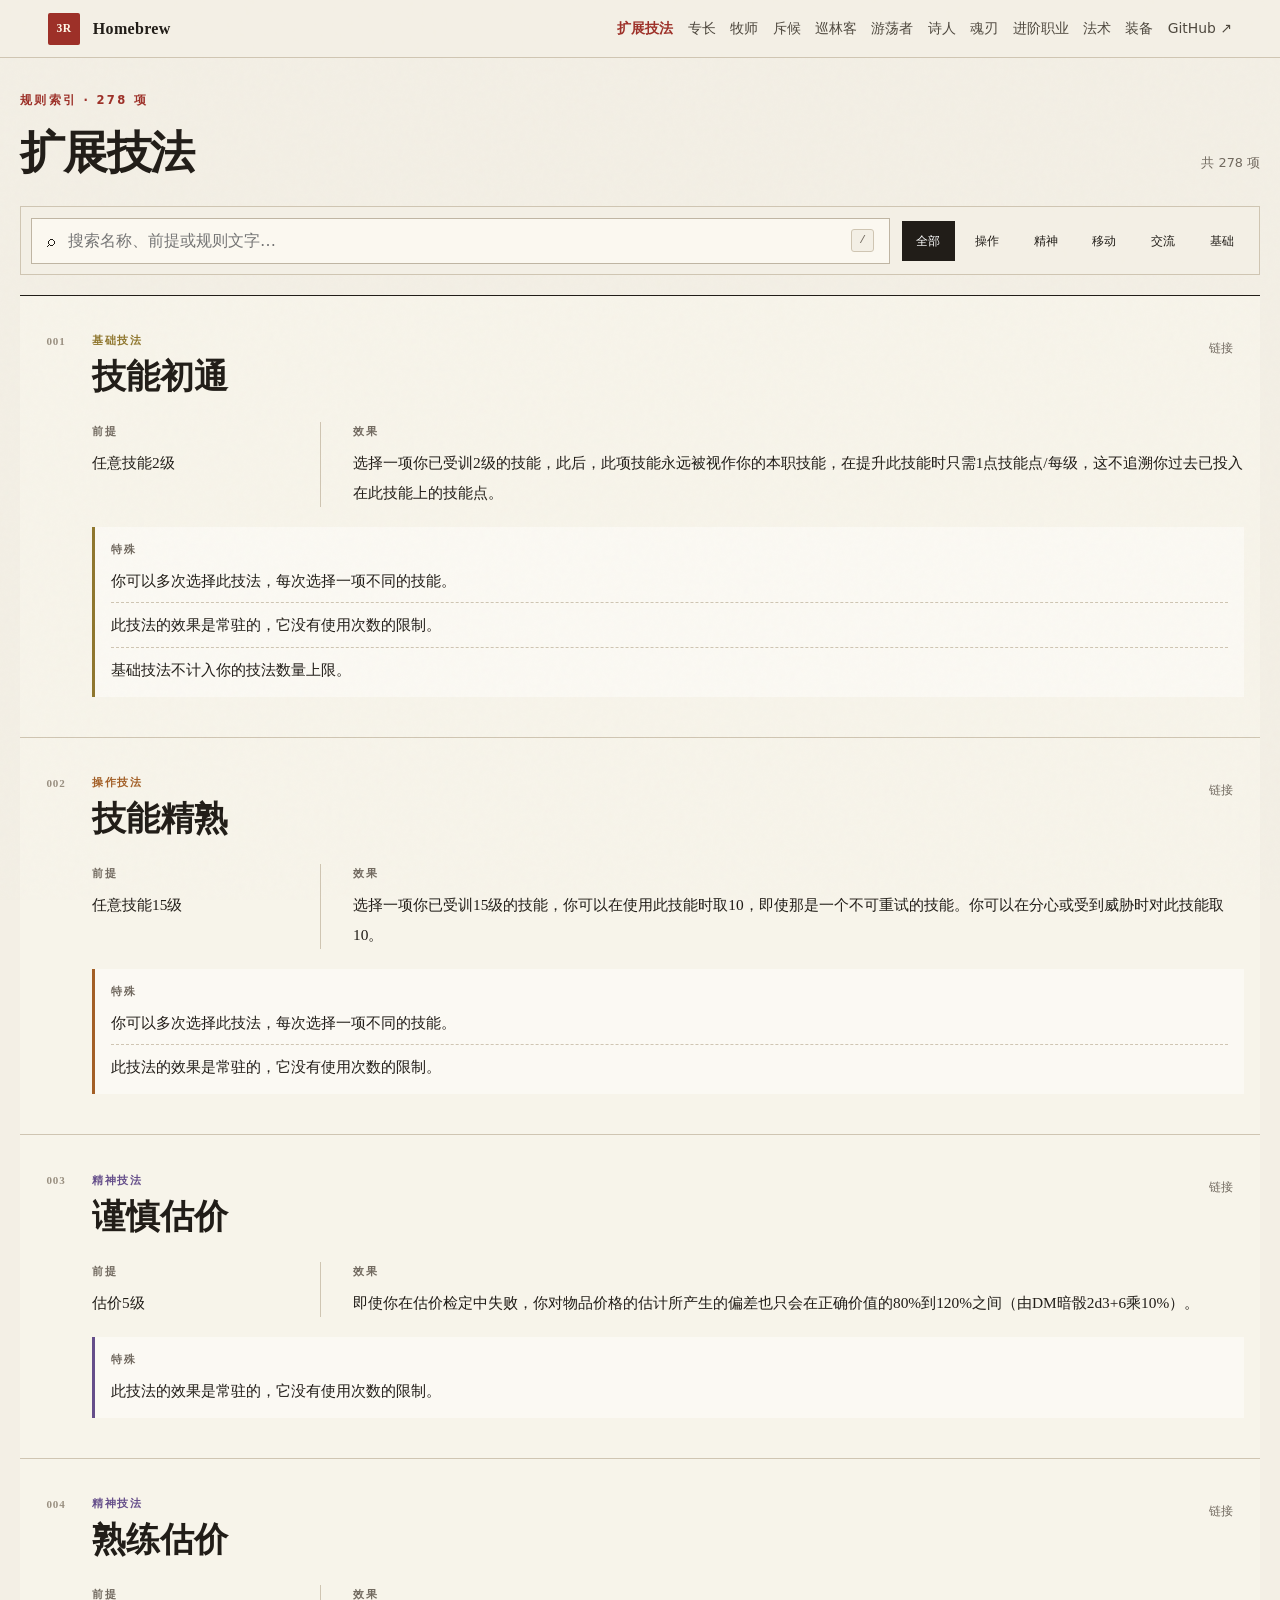
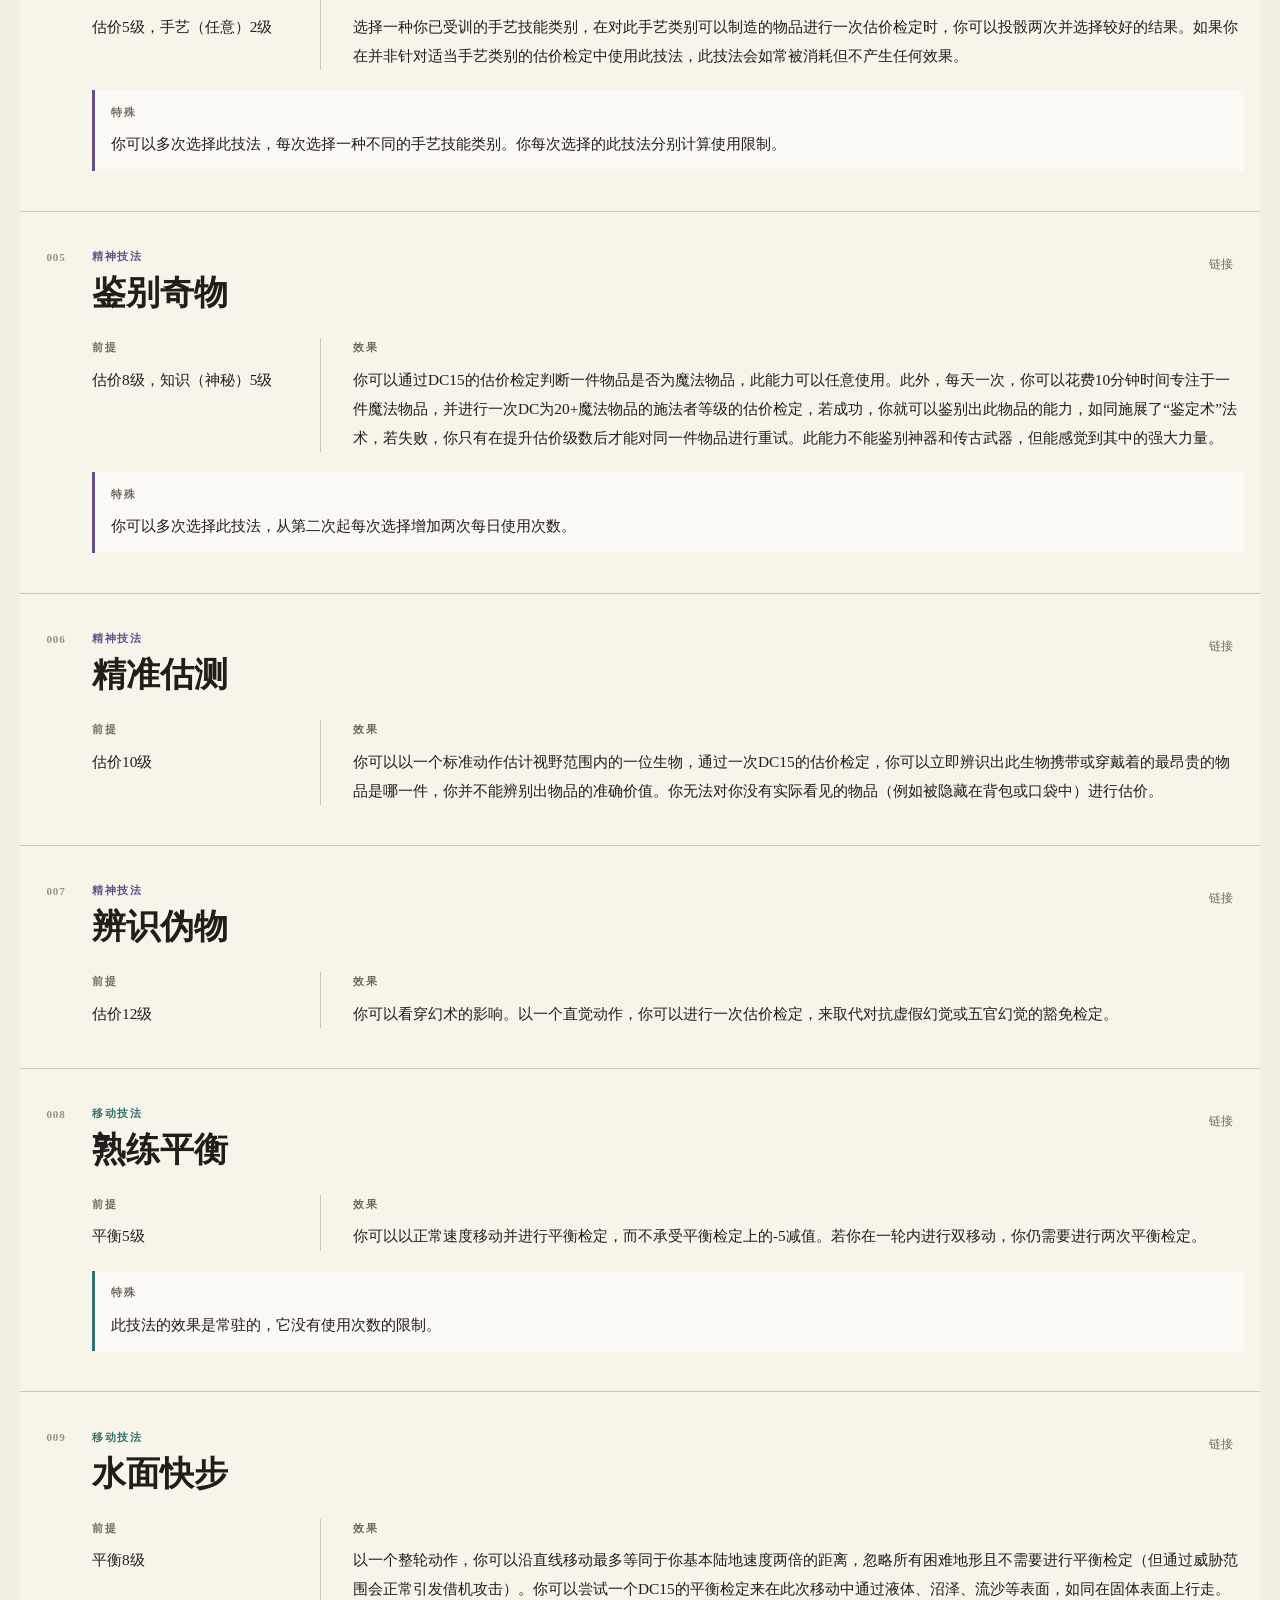
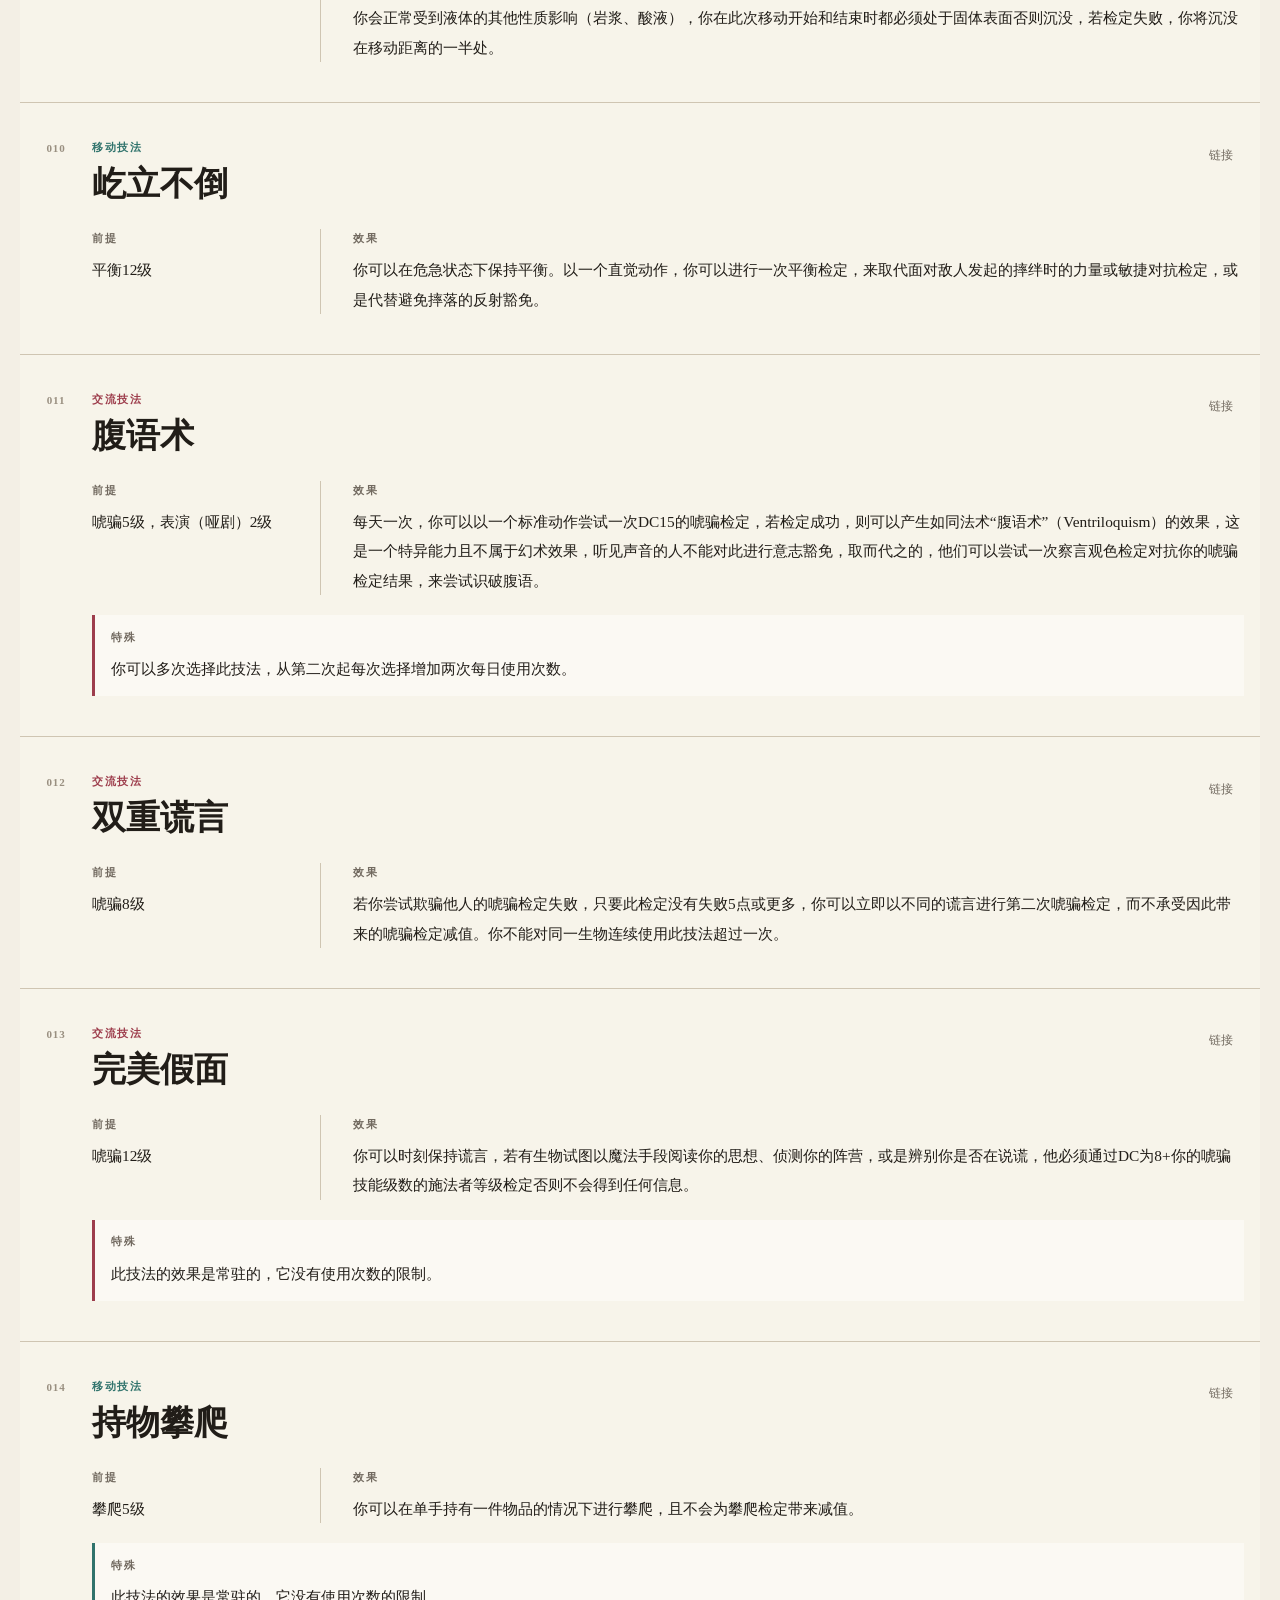
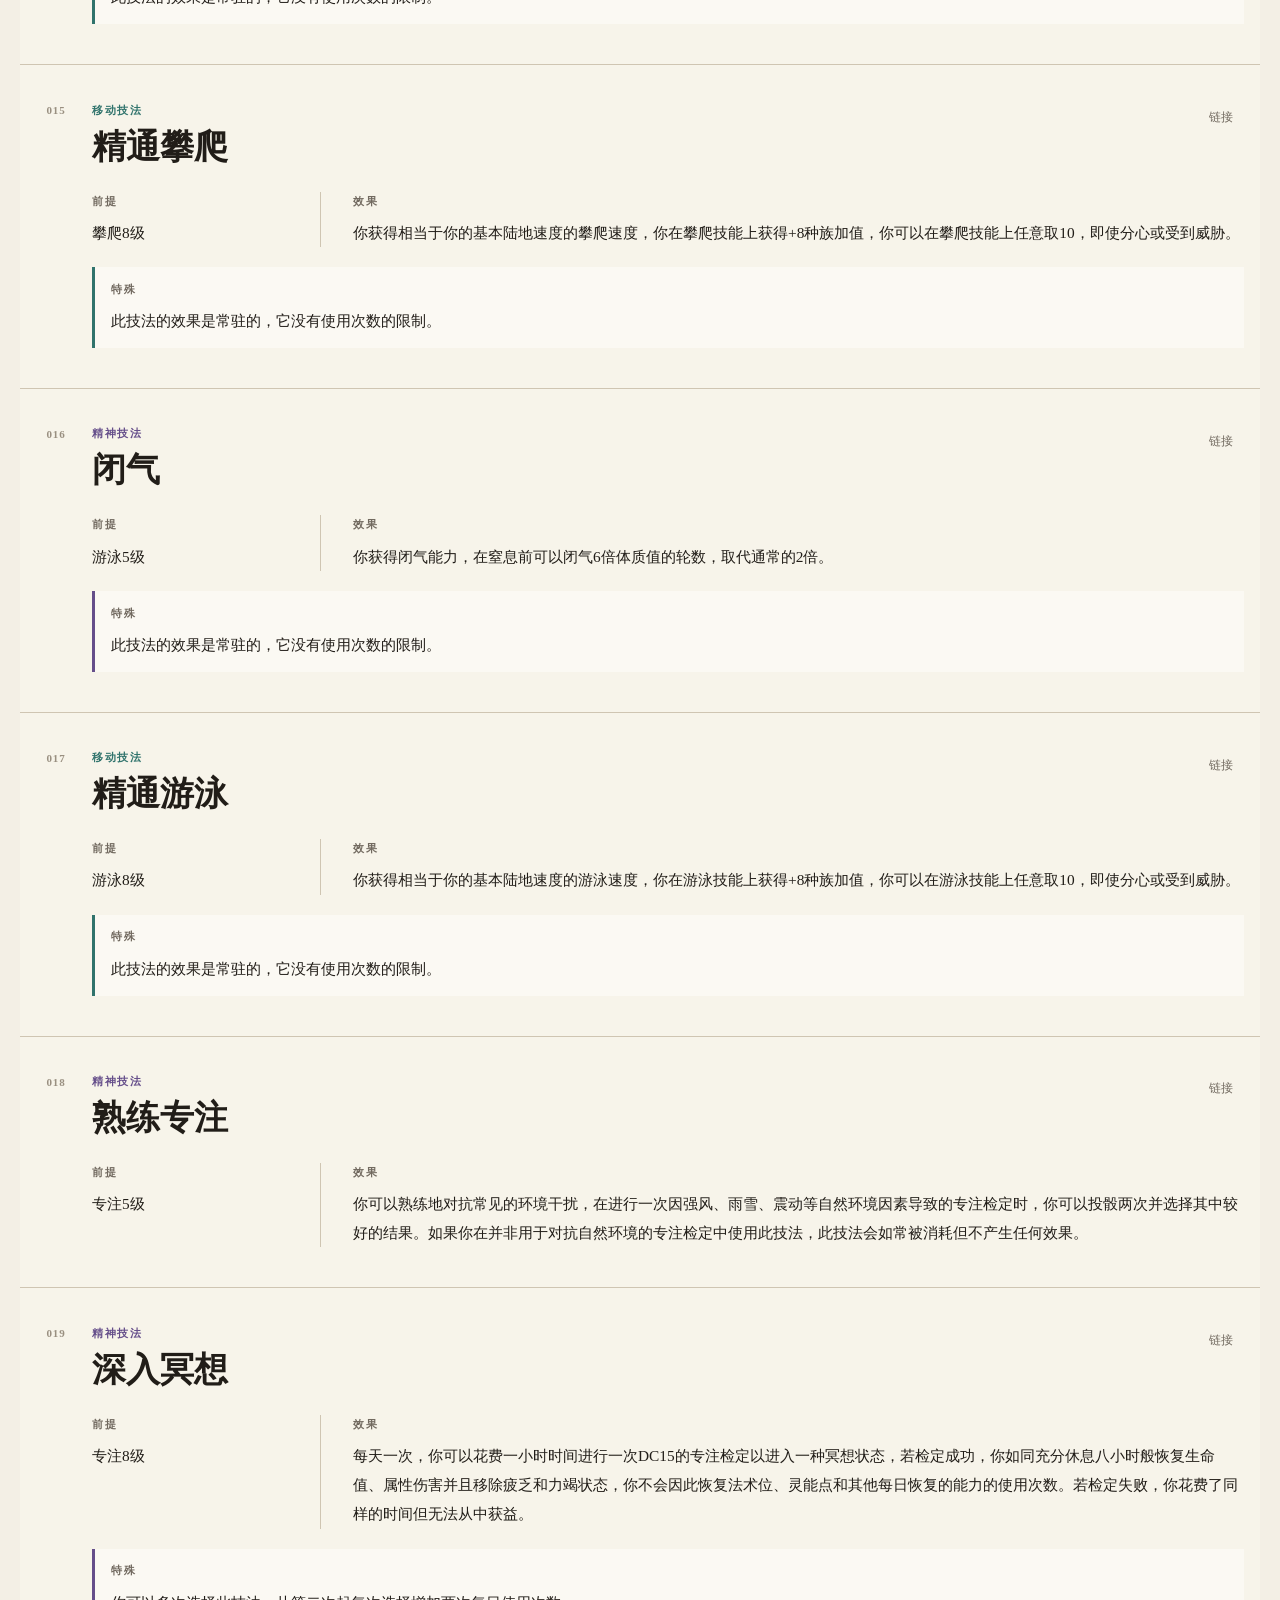
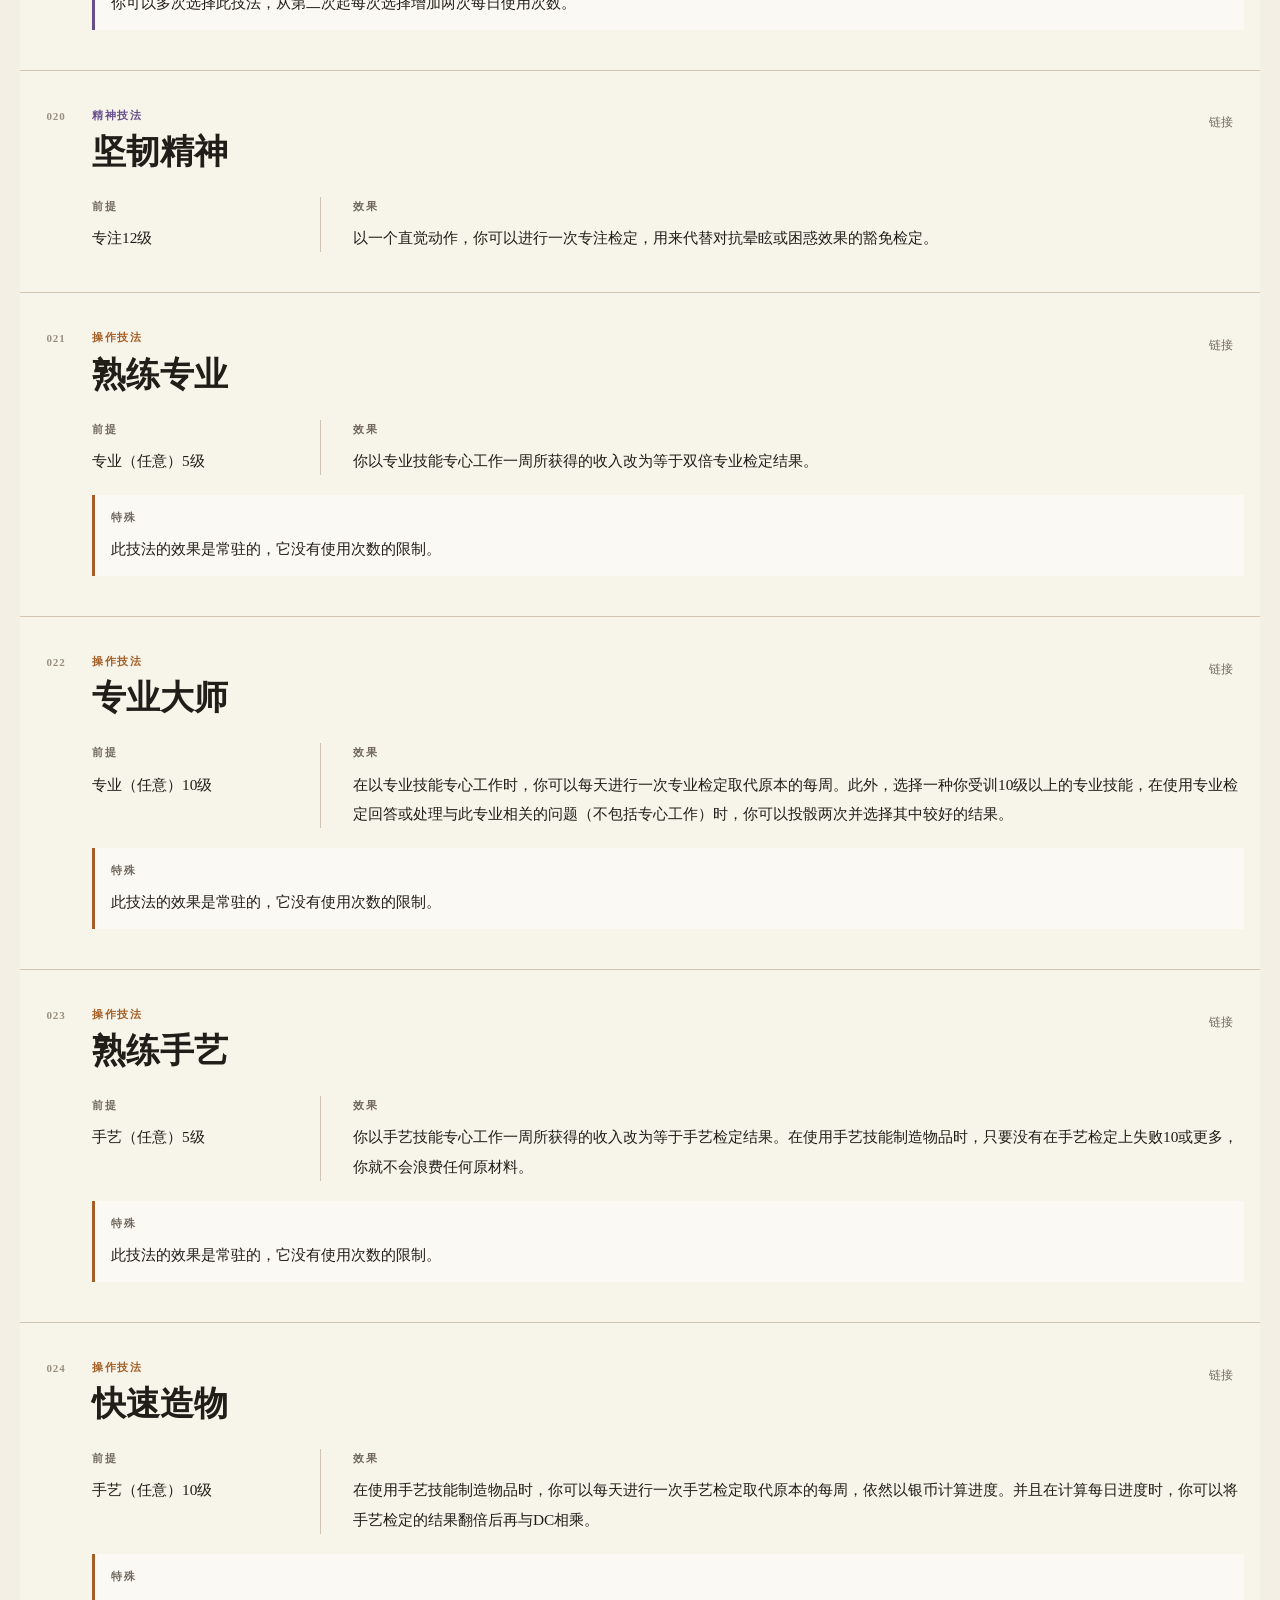
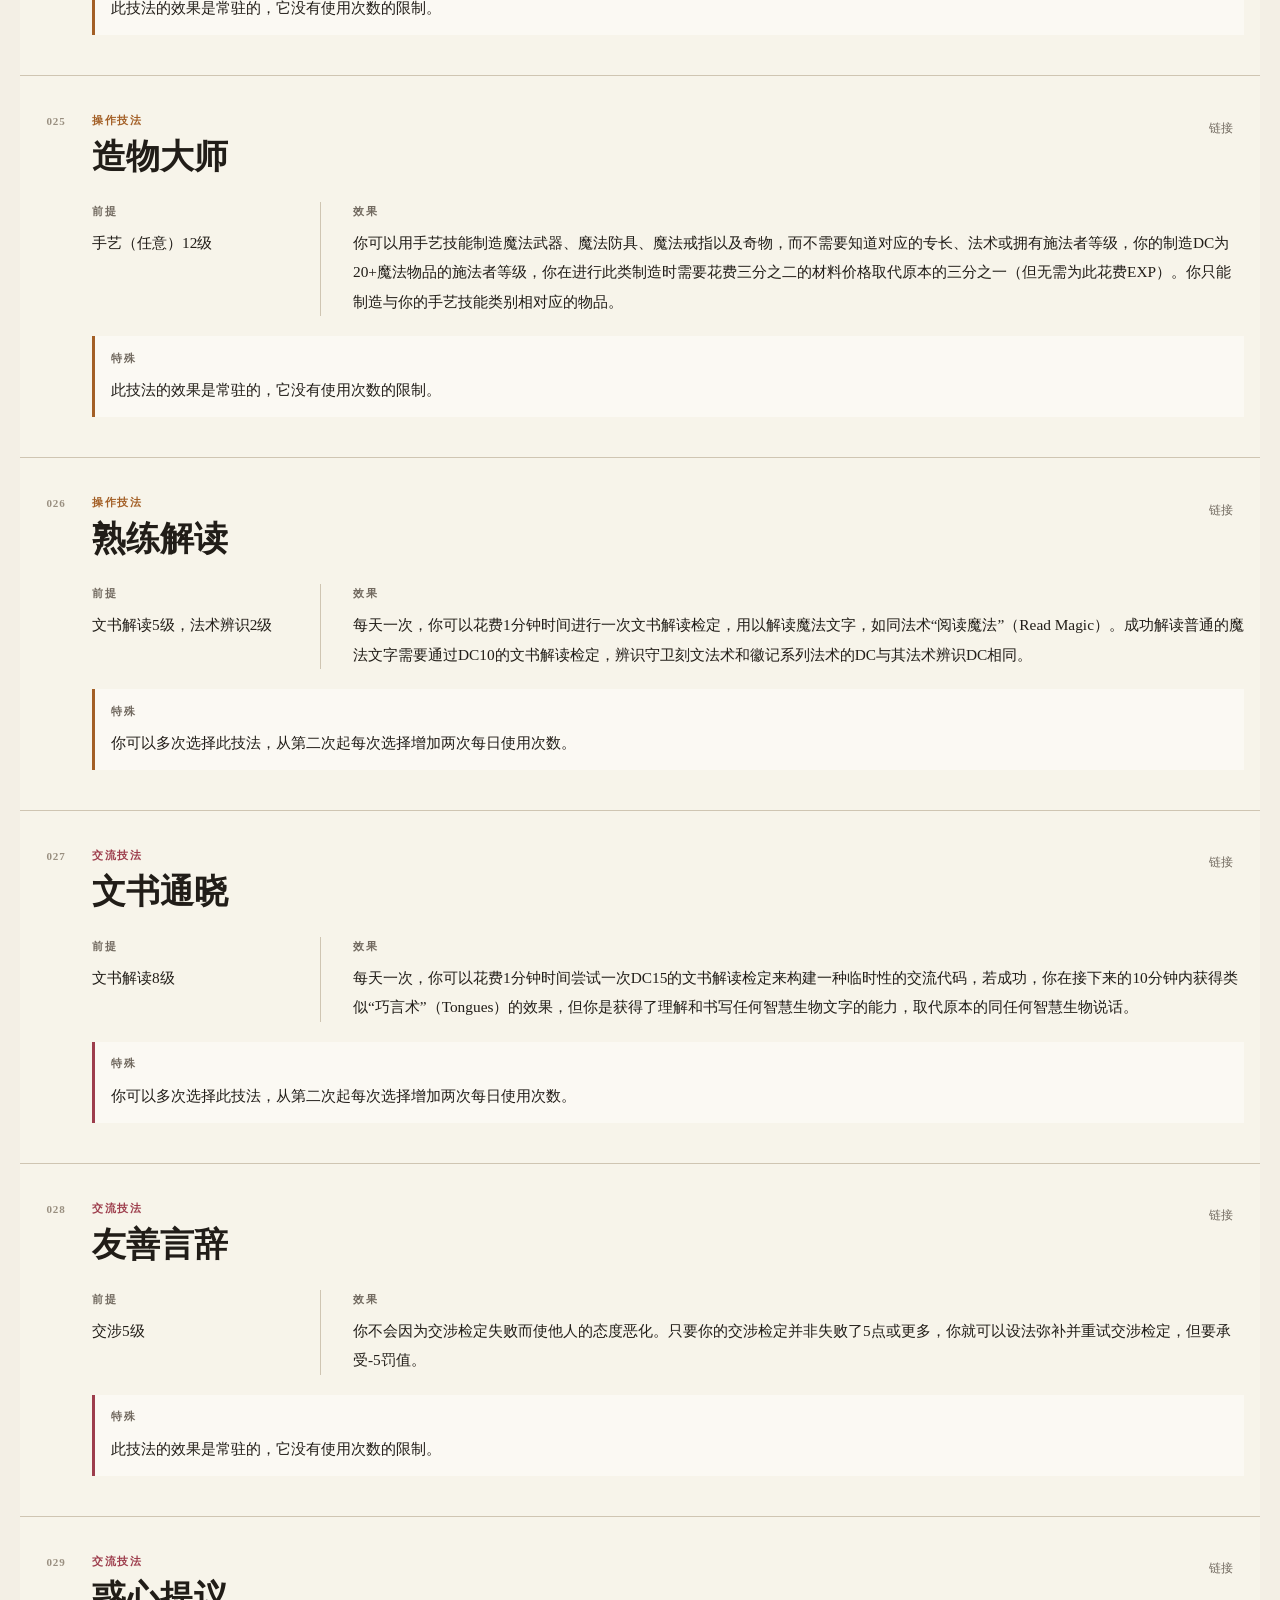
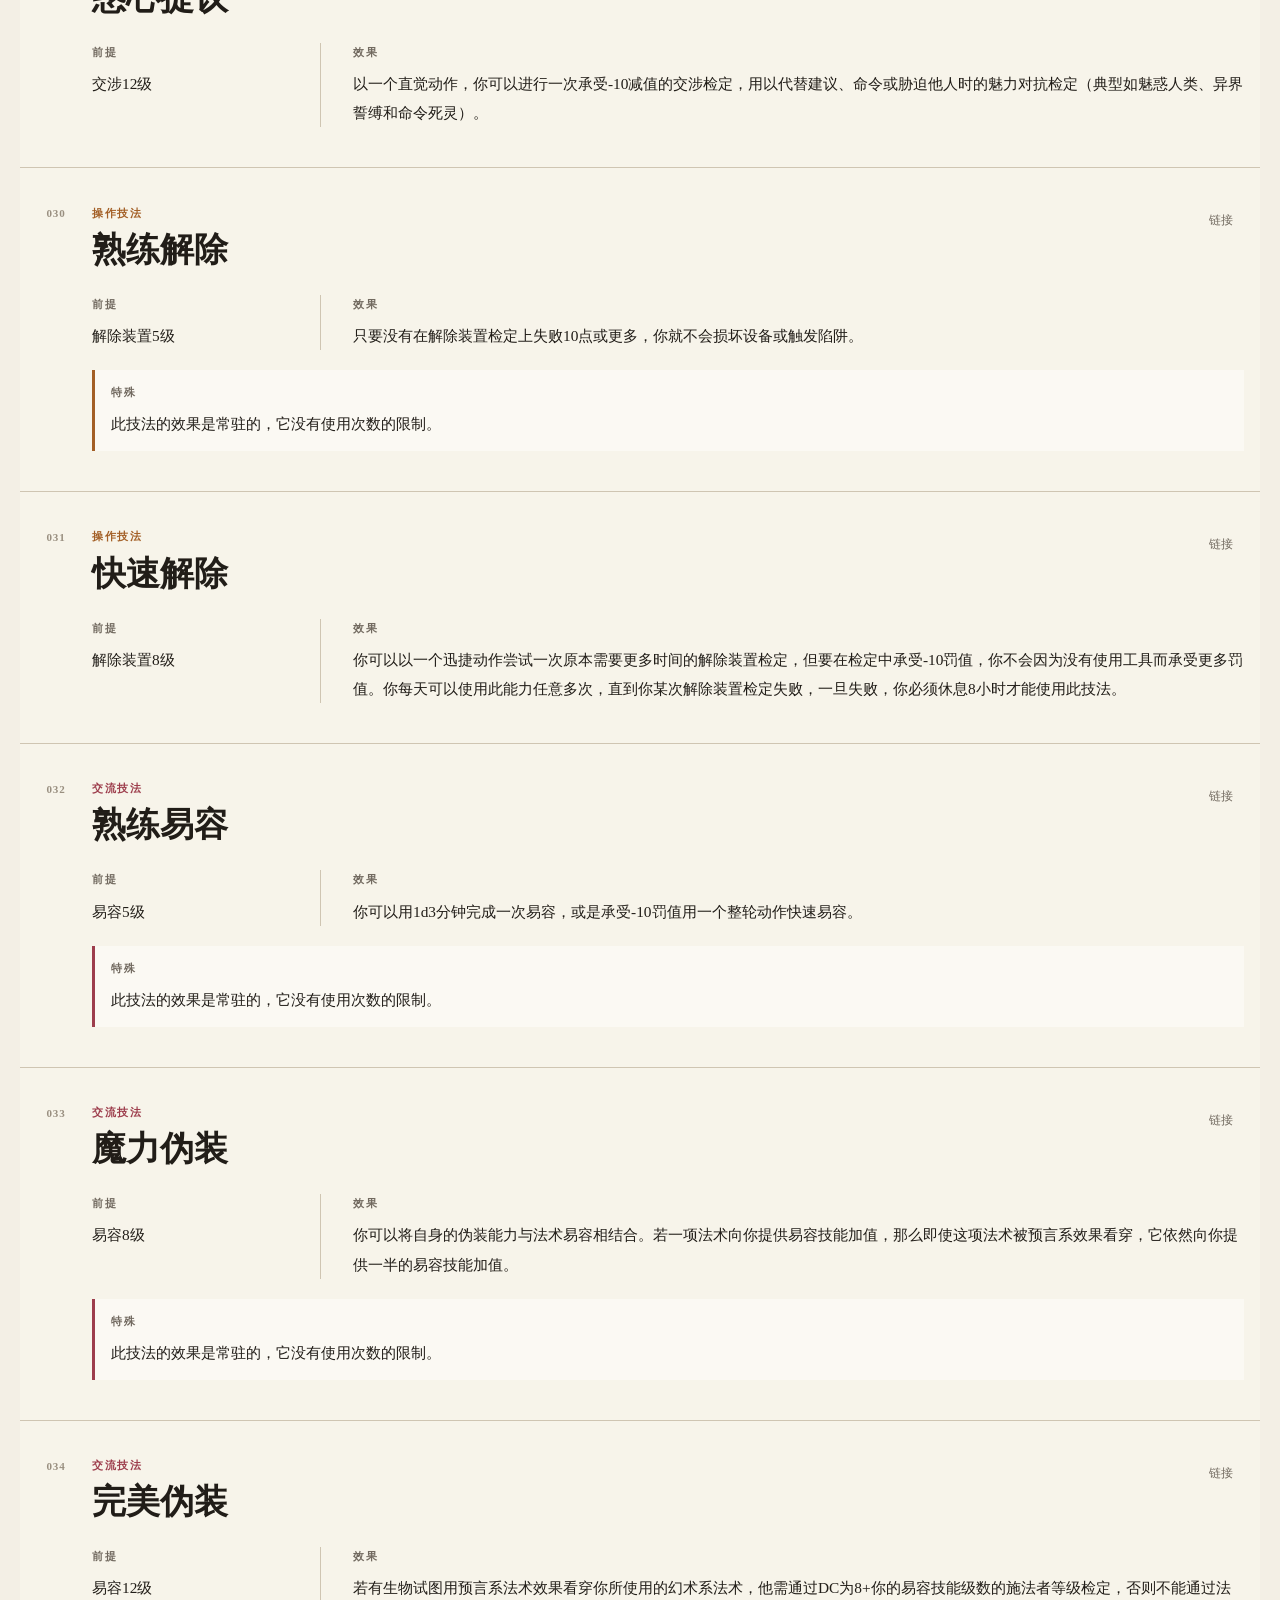
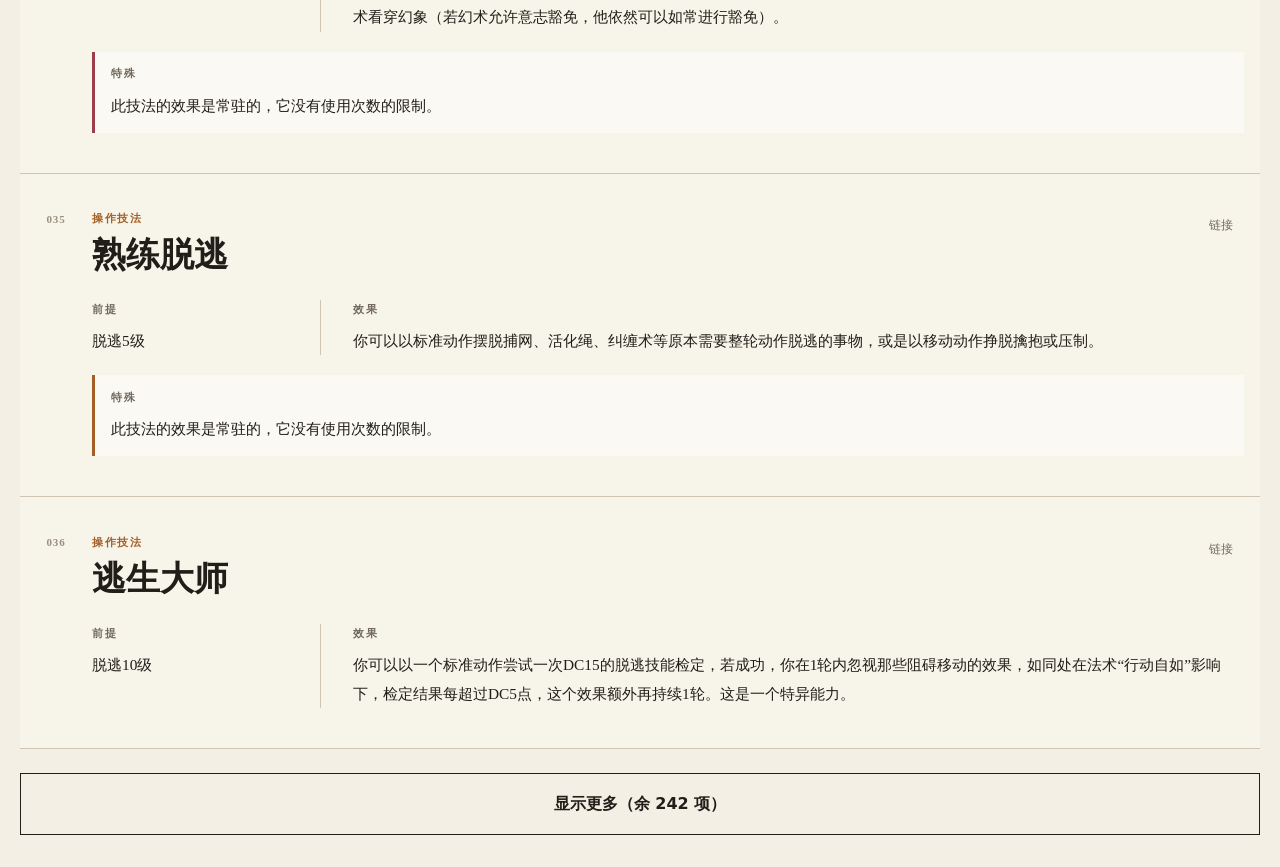
<file: index.html>
<!doctype html>
<html lang="zh-CN">
  <head>
    <meta charset="UTF-8" />
    <meta name="viewport" content="width=device-width, initial-scale=1.0" />
    <meta name="theme-color" content="#16130f" />
    <meta name="description" content="D&D 3.5e 中文房规资料库：扩展技法。支持全文搜索、类型筛选与规则直达链接。" />
    <meta property="og:title" content="扩展技法｜3R Homebrew" />
    <meta property="og:description" content="为 D&D 3.5e 整理的 278 项扩展技法中文规则。" />
    <meta property="og:type" content="website" />
    <meta property="og:url" content="https://trafifholz.github.io/3r-homebrew/" />
    <meta property="og:image" content="https://trafifholz.github.io/3r-homebrew/assets/og-cover.png" />
    <meta name="twitter:card" content="summary_large_image" />
    <meta name="twitter:title" content="扩展技法｜3R Homebrew" />
    <meta name="twitter:description" content="为 D&D 3.5e 整理的 278 项扩展技法中文规则。" />
    <meta name="twitter:image" content="https://trafifholz.github.io/3r-homebrew/assets/og-cover.png" />
    <title>扩展技法｜3R Homebrew</title>
    <link rel="icon" href="assets/favicon.svg" type="image/svg+xml" />
    <link rel="stylesheet" href="styles.css" />
    <script src="app.js" type="module"></script>
  </head>
  <body>
    <header class="site-header">
      <a class="brand" href="index.html" aria-label="3R Homebrew 首页"><span class="brand-mark" aria-hidden="true">3R</span><strong>Homebrew</strong></a>
      <nav aria-label="主导航">
        <a href="index.html" aria-current="page">扩展技法</a>
        <a href="feats.html">专长</a><a href="cleric-variants.html">牧师</a><a href="scout-rework.html">斥候</a><a href="ranger-update.html">巡林客</a><a href="rogue-update.html">游荡者</a><a href="bard-movements.html">诗人</a><a href="soulknife.html">魂刃</a><a href="prestige-classes.html">进阶职业</a><a href="harrowing.html">法术</a><a href="equipment.html">装备</a>
        <a href="https://github.com/TraFifholz/3r-homebrew" target="_blank" rel="noreferrer">GitHub ↗</a>
      </nav>
    </header>
    <main>
      <section class="library section-shell" id="library" aria-labelledby="library-title">
        <div class="section-heading library-heading">
          <div><p class="eyebrow">规则索引 · 278 项</p><h2 id="library-title">扩展技法</h2></div>
          <p id="result-count" role="status" aria-live="polite">正在载入规则……</p>
        </div>

        <div class="toolbar" aria-label="技法筛选工具">
          <label class="search-box">
            <span class="sr-only">搜索技法</span>
            <span aria-hidden="true">⌕</span>
            <input id="search" type="search" placeholder="搜索名称、前提或规则文字…" autocomplete="off" />
            <kbd>/</kbd>
          </label>
          <div class="type-filters" id="type-filters" role="group" aria-label="按技法类型筛选">
            <button class="filter is-active" type="button" data-type="全部" aria-pressed="true">全部</button>
            <button class="filter" type="button" data-type="操作技法" aria-pressed="false">操作</button>
            <button class="filter" type="button" data-type="精神技法" aria-pressed="false">精神</button>
            <button class="filter" type="button" data-type="移动技法" aria-pressed="false">移动</button>
            <button class="filter" type="button" data-type="交流技法" aria-pressed="false">交流</button>
            <button class="filter" type="button" data-type="基础技法" aria-pressed="false">基础</button>
          </div>
        </div>

        <div class="technique-list" id="technique-list"></div>
        <div class="empty-state" id="empty-state" hidden>
          <p class="empty-glyph" aria-hidden="true">∅</p>
          <h3>没有找到对应技法</h3>
          <p>试试缩短关键词，或切换到其他技法类型。</p>
          <button class="button button-ghost" id="clear-filters" type="button">清除筛选</button>
        </div>
        <button class="load-more" id="load-more" type="button" hidden>显示更多</button>

        <template id="technique-template">
          <article class="technique-card">
            <div class="card-index" aria-hidden="true"></div>
            <div class="card-body">
              <header>
                <div><p class="type-label"></p><h3></h3></div>
                <button class="copy-link" type="button" title="复制此技法的链接" aria-label="复制此技法的链接">链接</button>
              </header>
              <dl class="rule-block">
                <div class="prerequisite"><dt>前提</dt><dd></dd></div>
                <div class="effect"><dt>效果</dt><dd></dd></div>
                <div class="specials"><dt>特殊</dt><dd><ul></ul></dd></div>
              </dl>
            </div>
          </article>
        </template>
      </section>
    </main>
  </body>
</html>
</file>
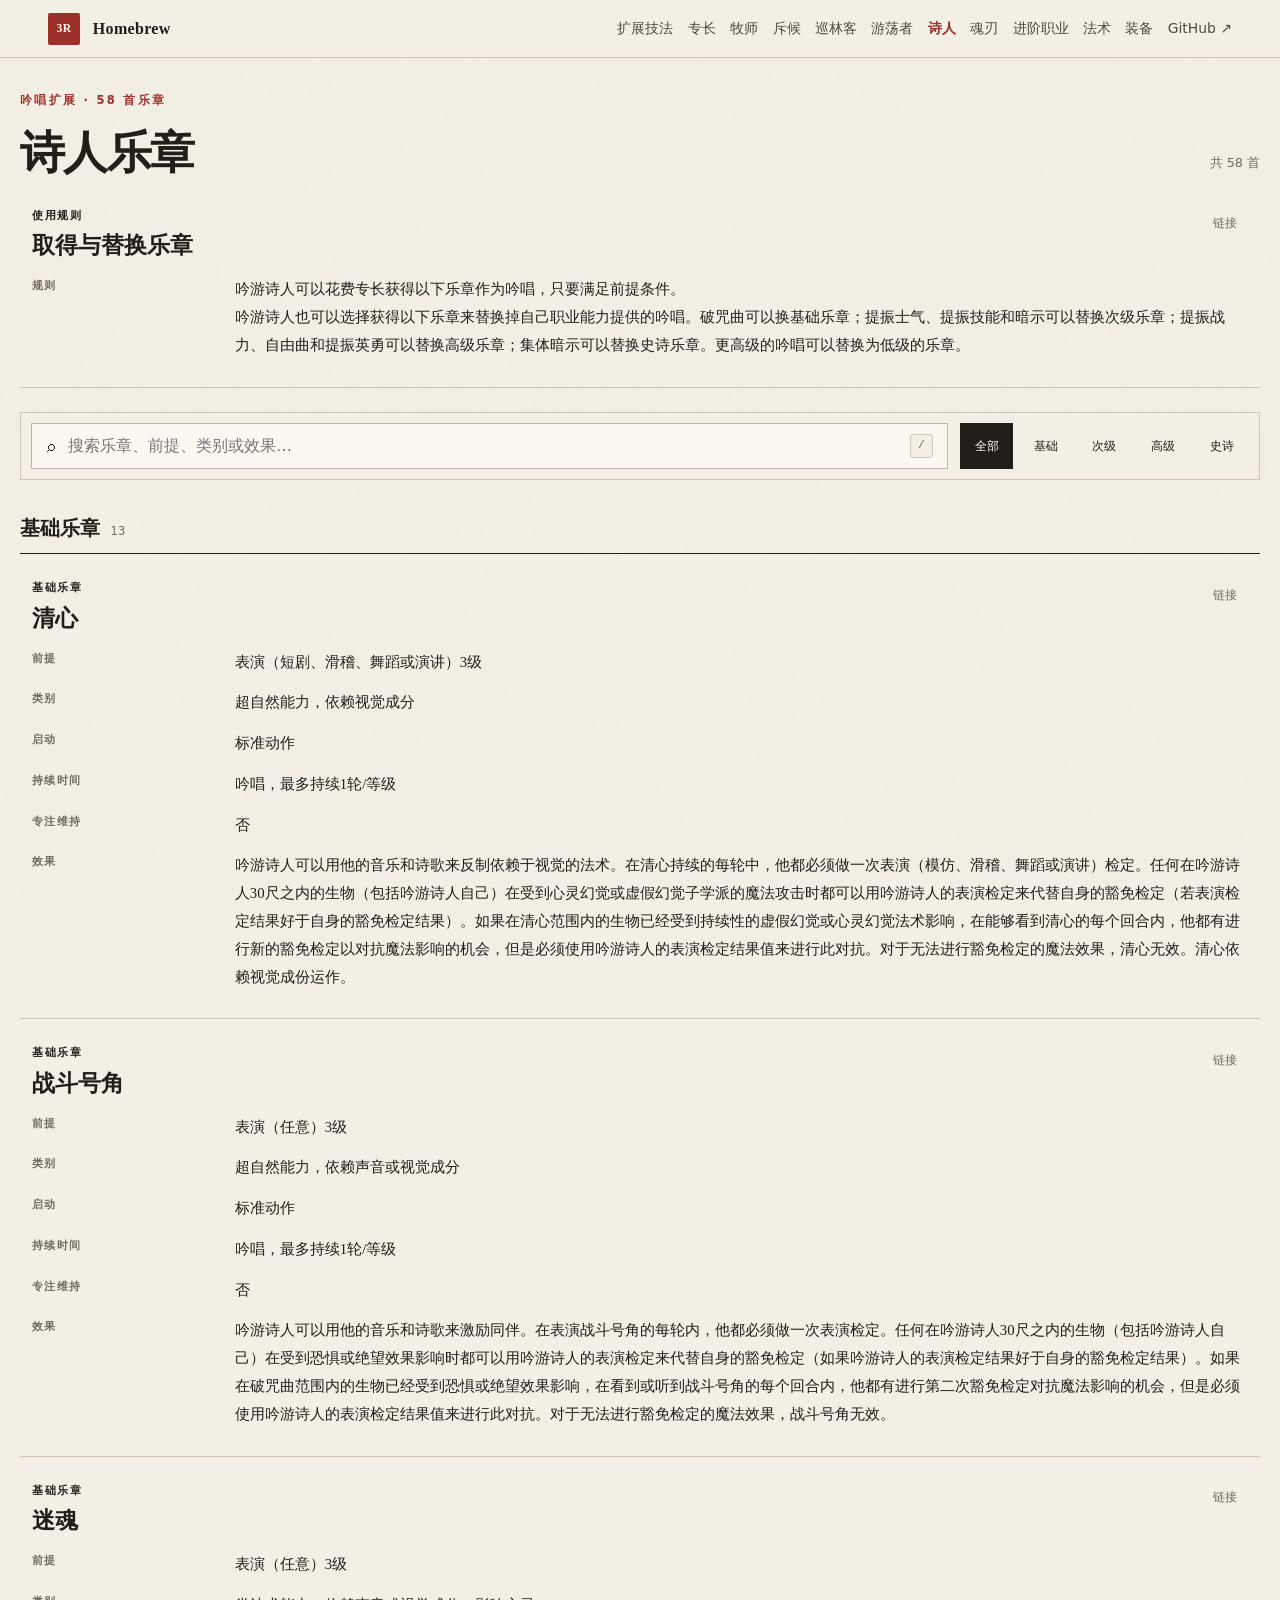
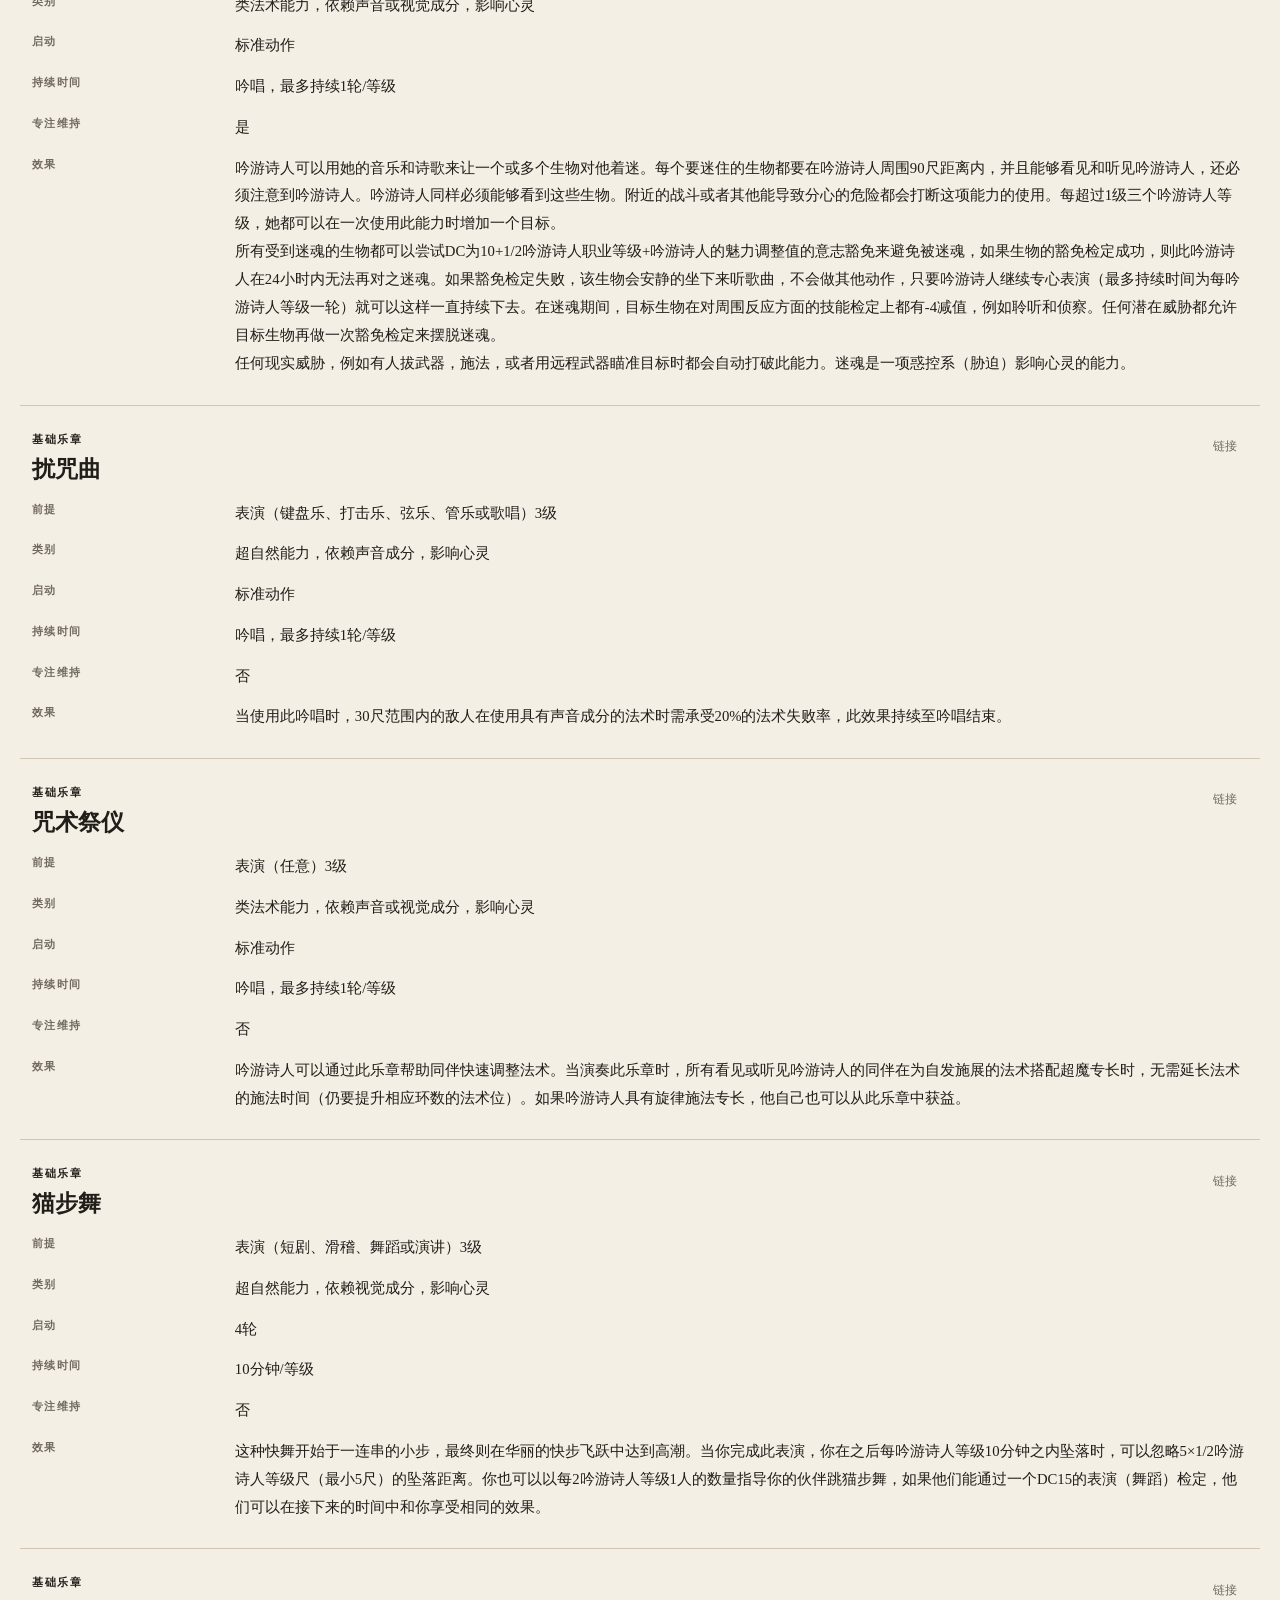
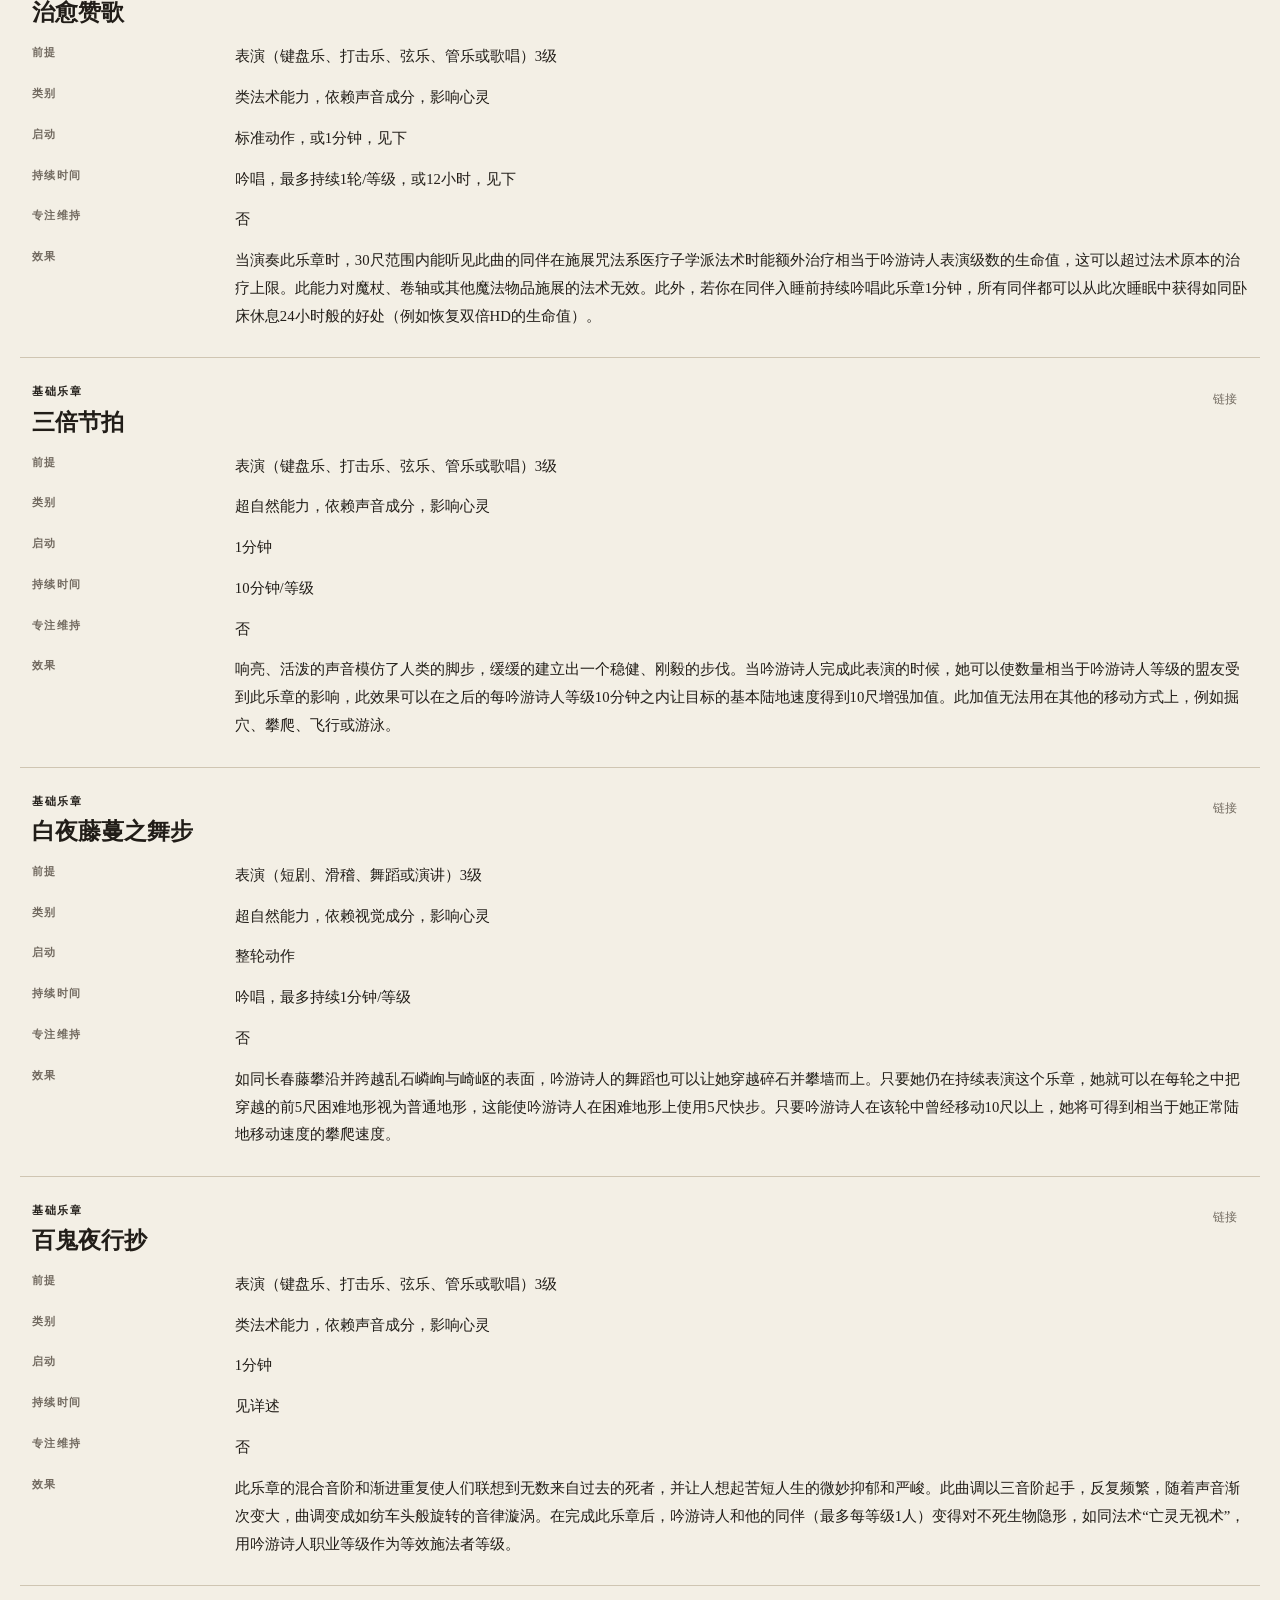
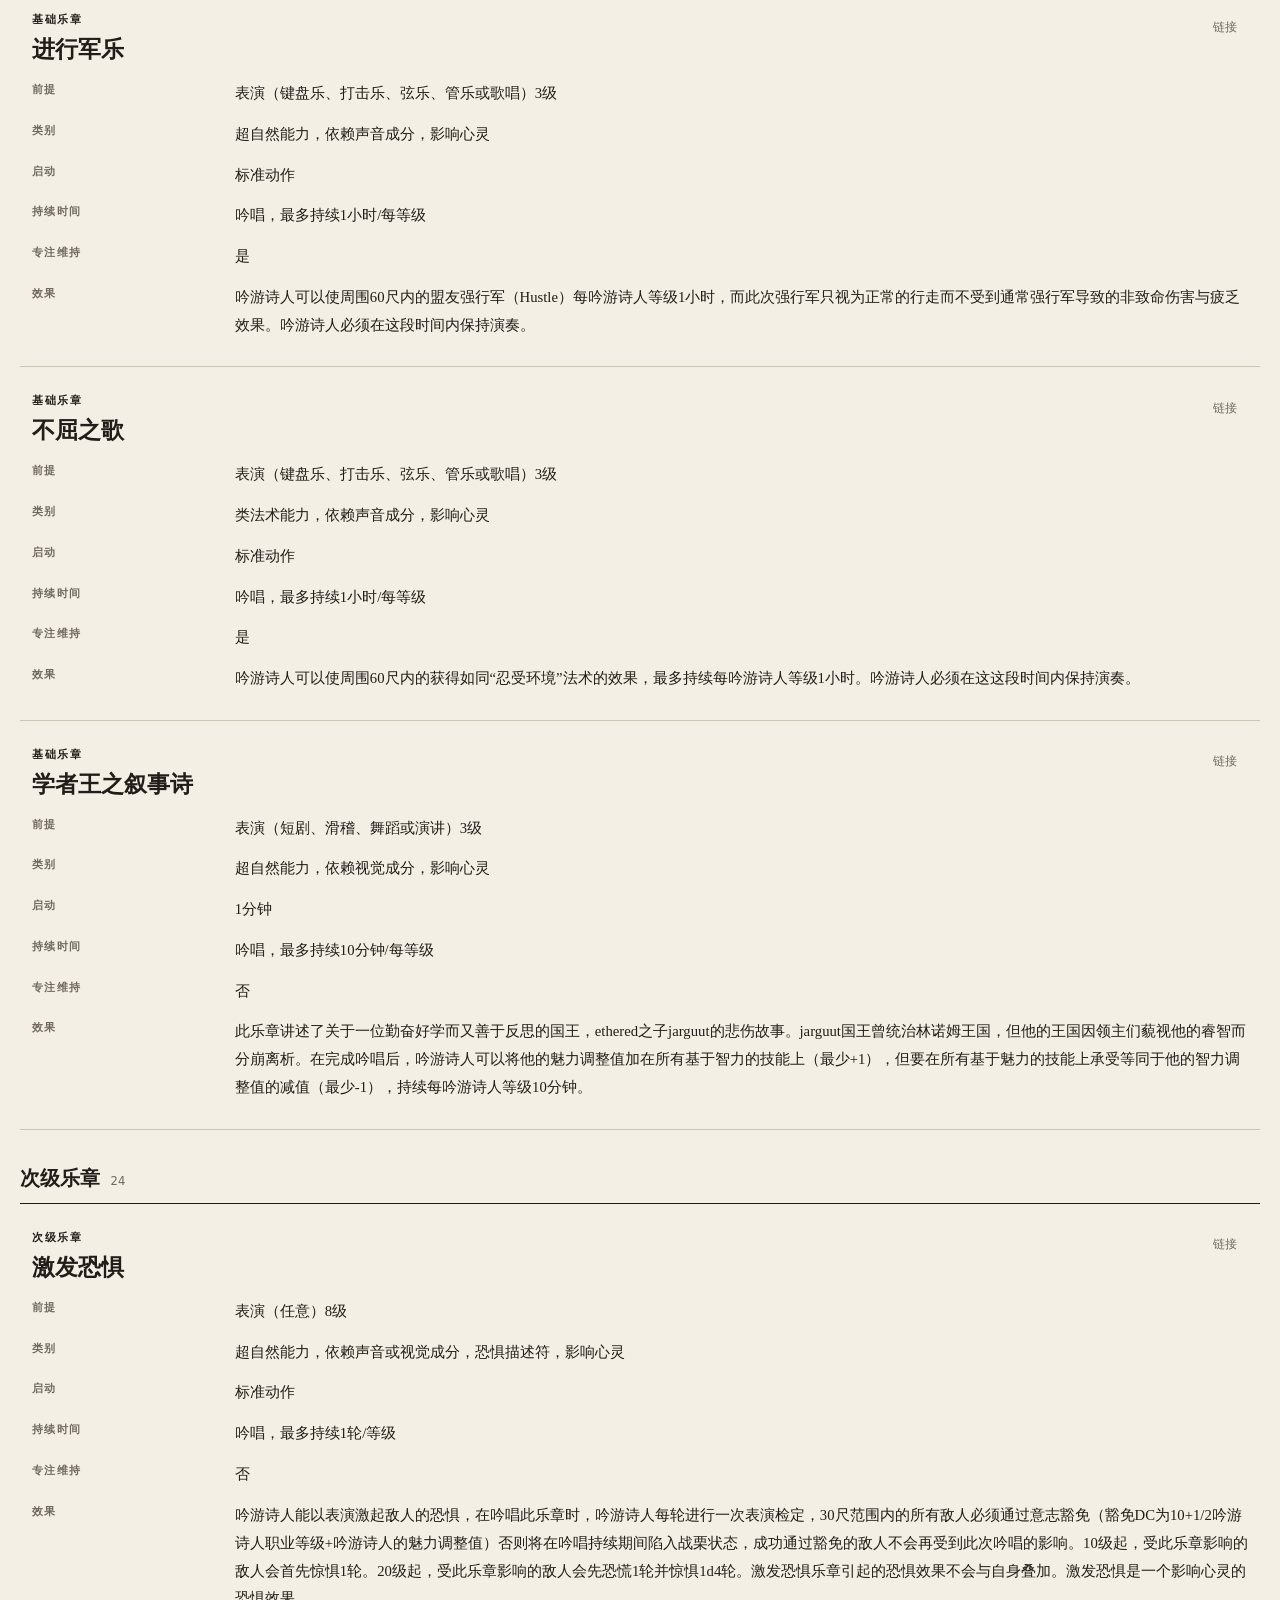
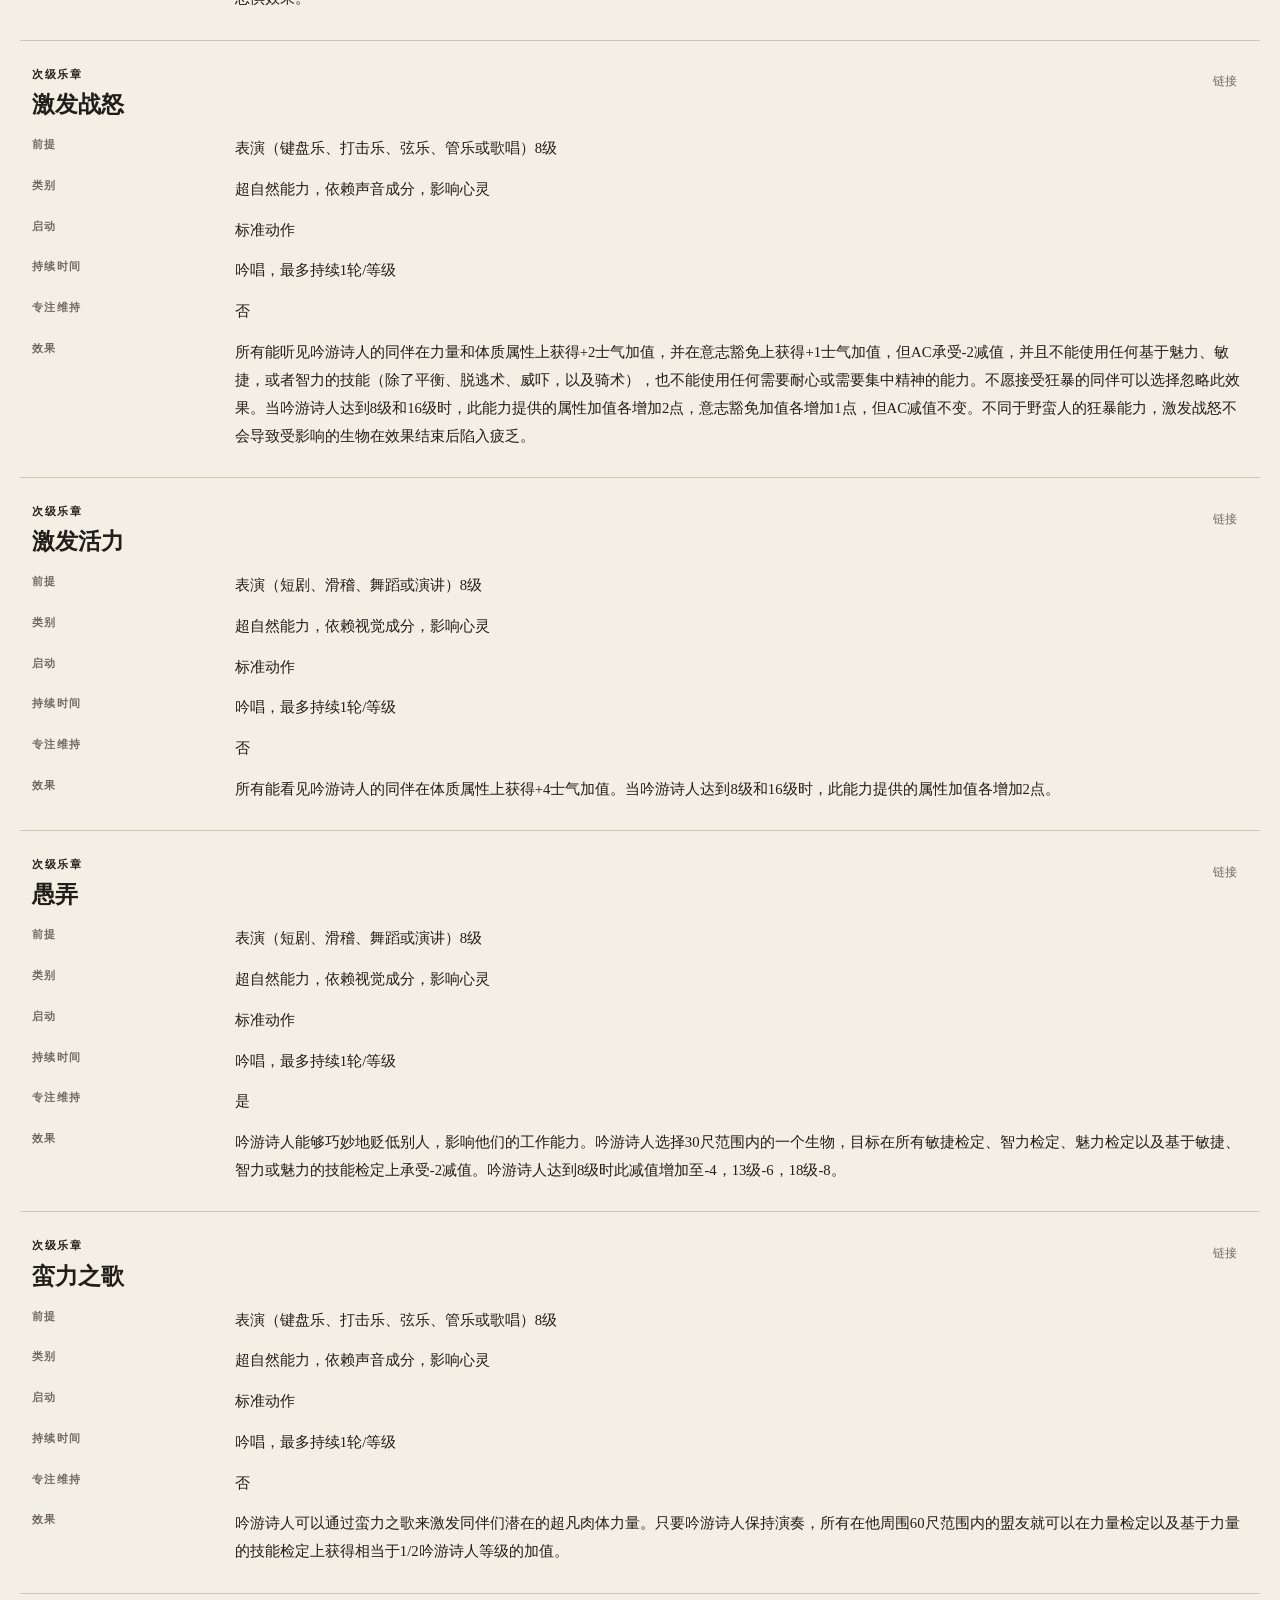
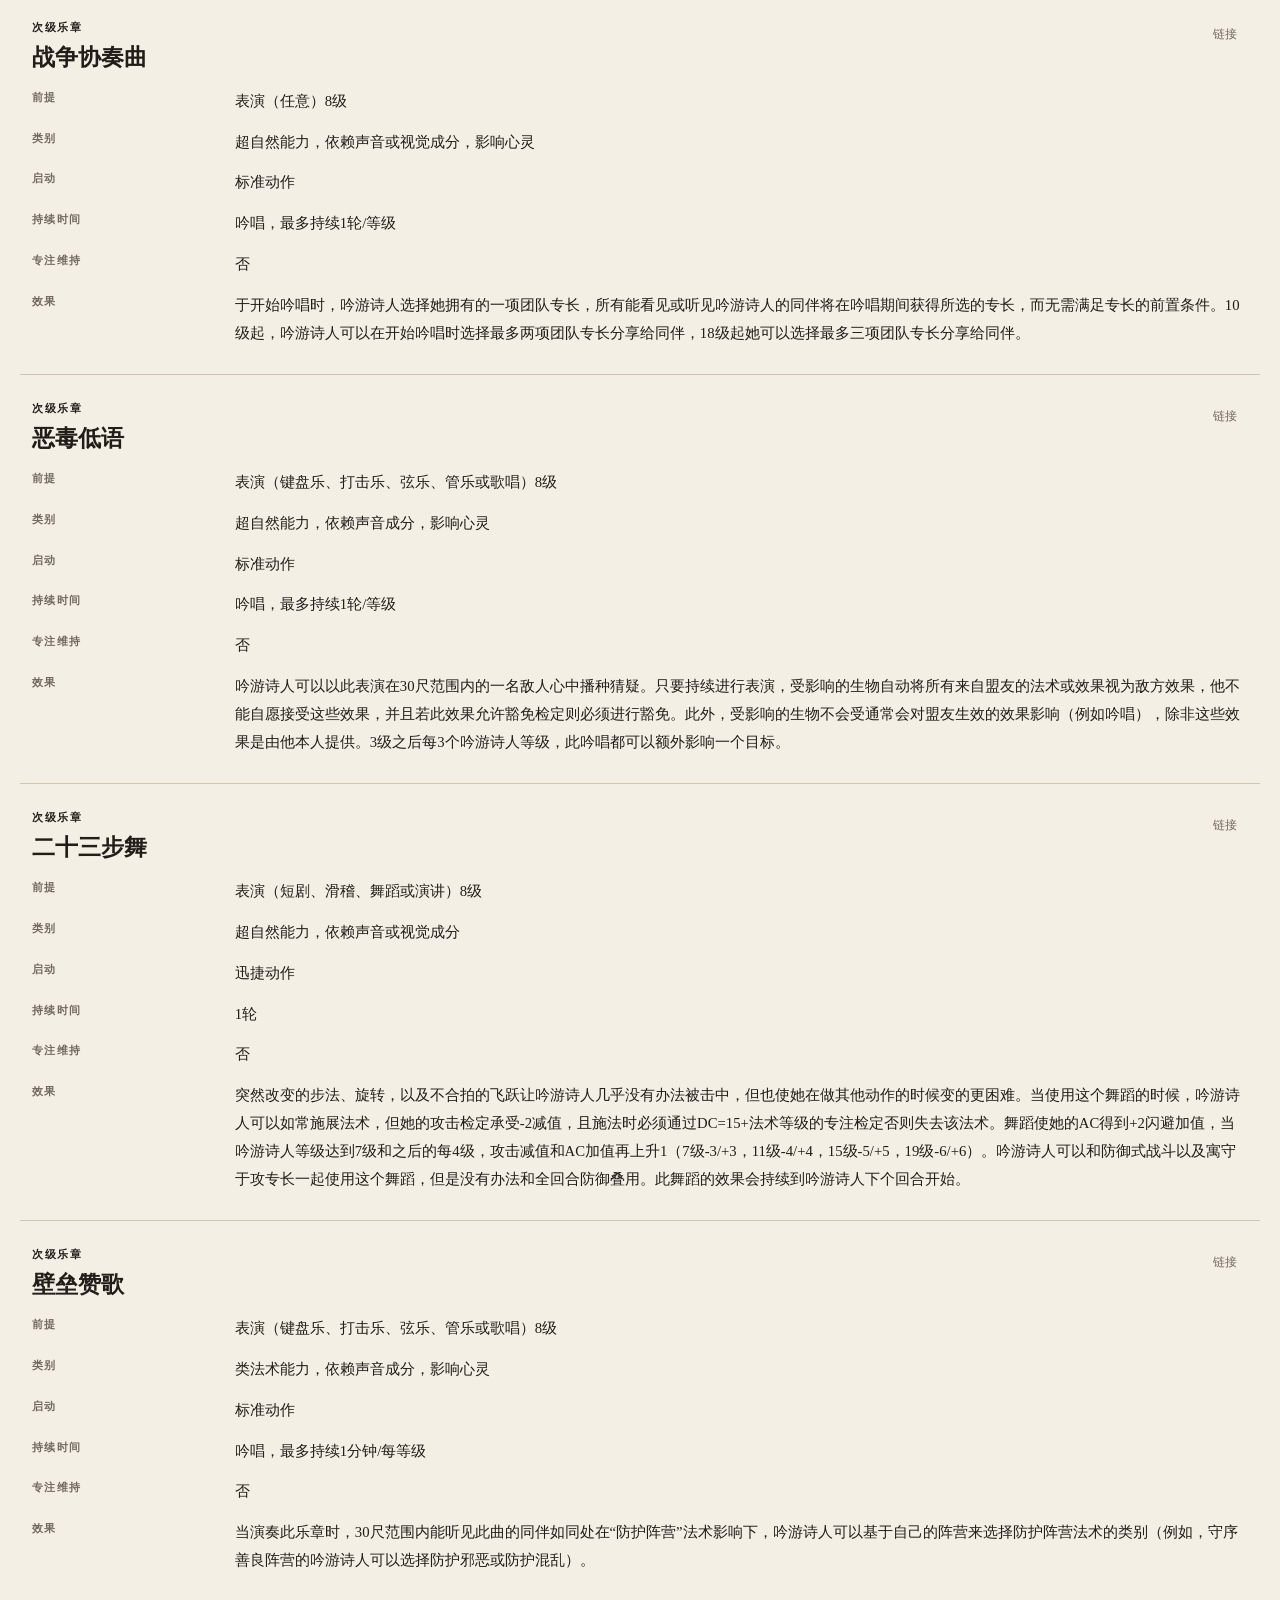
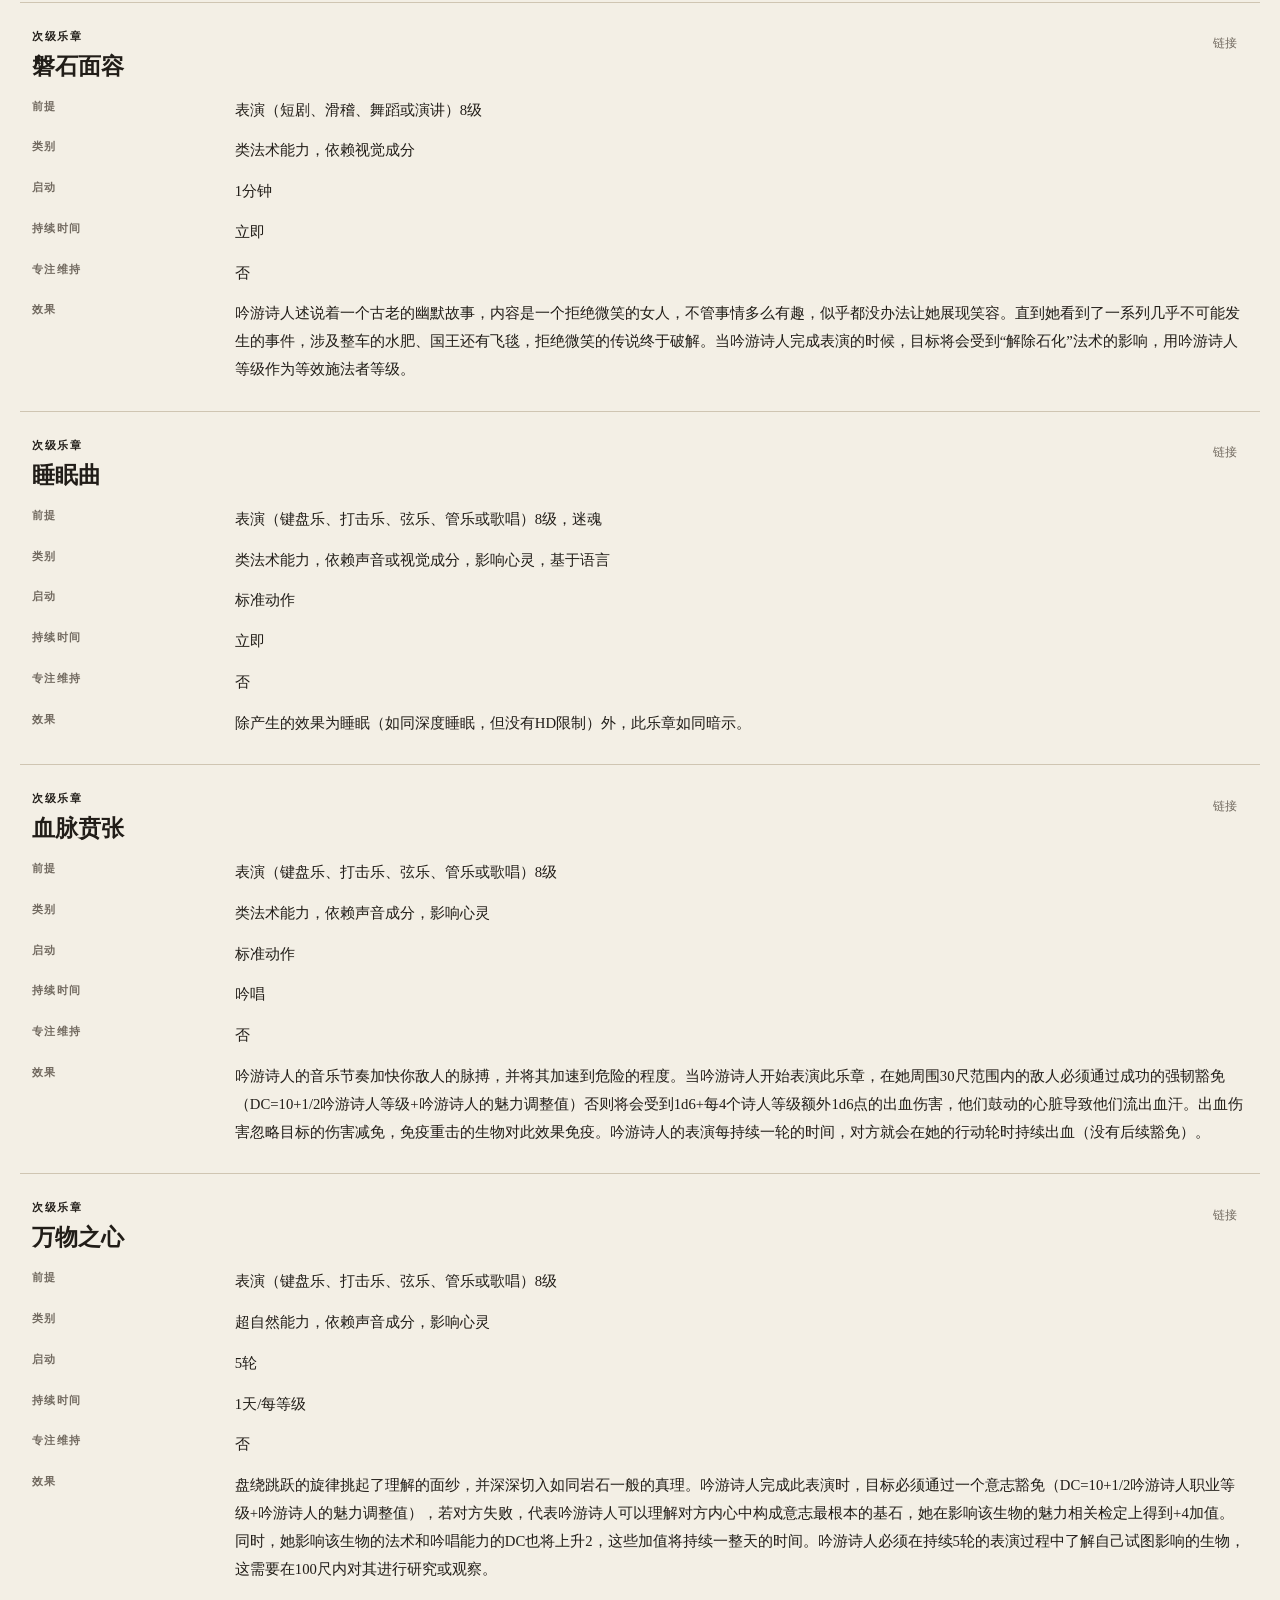
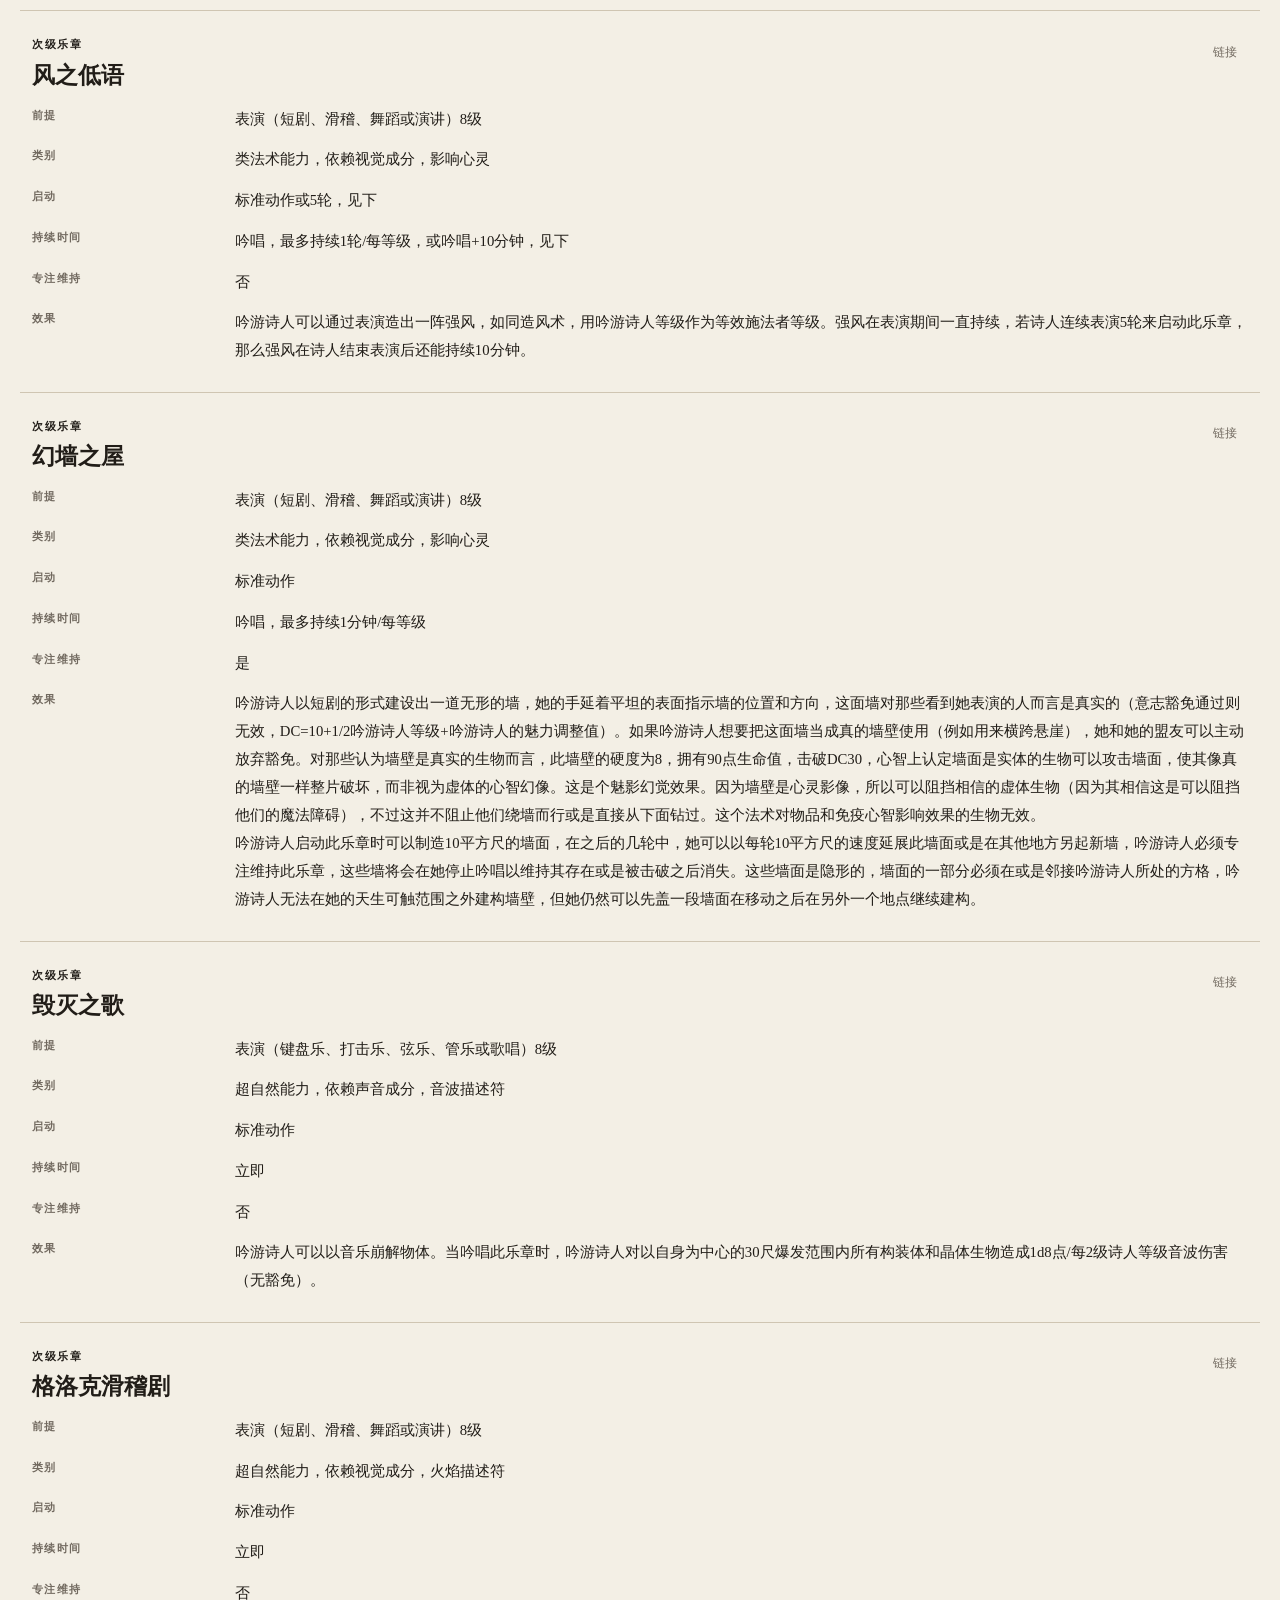
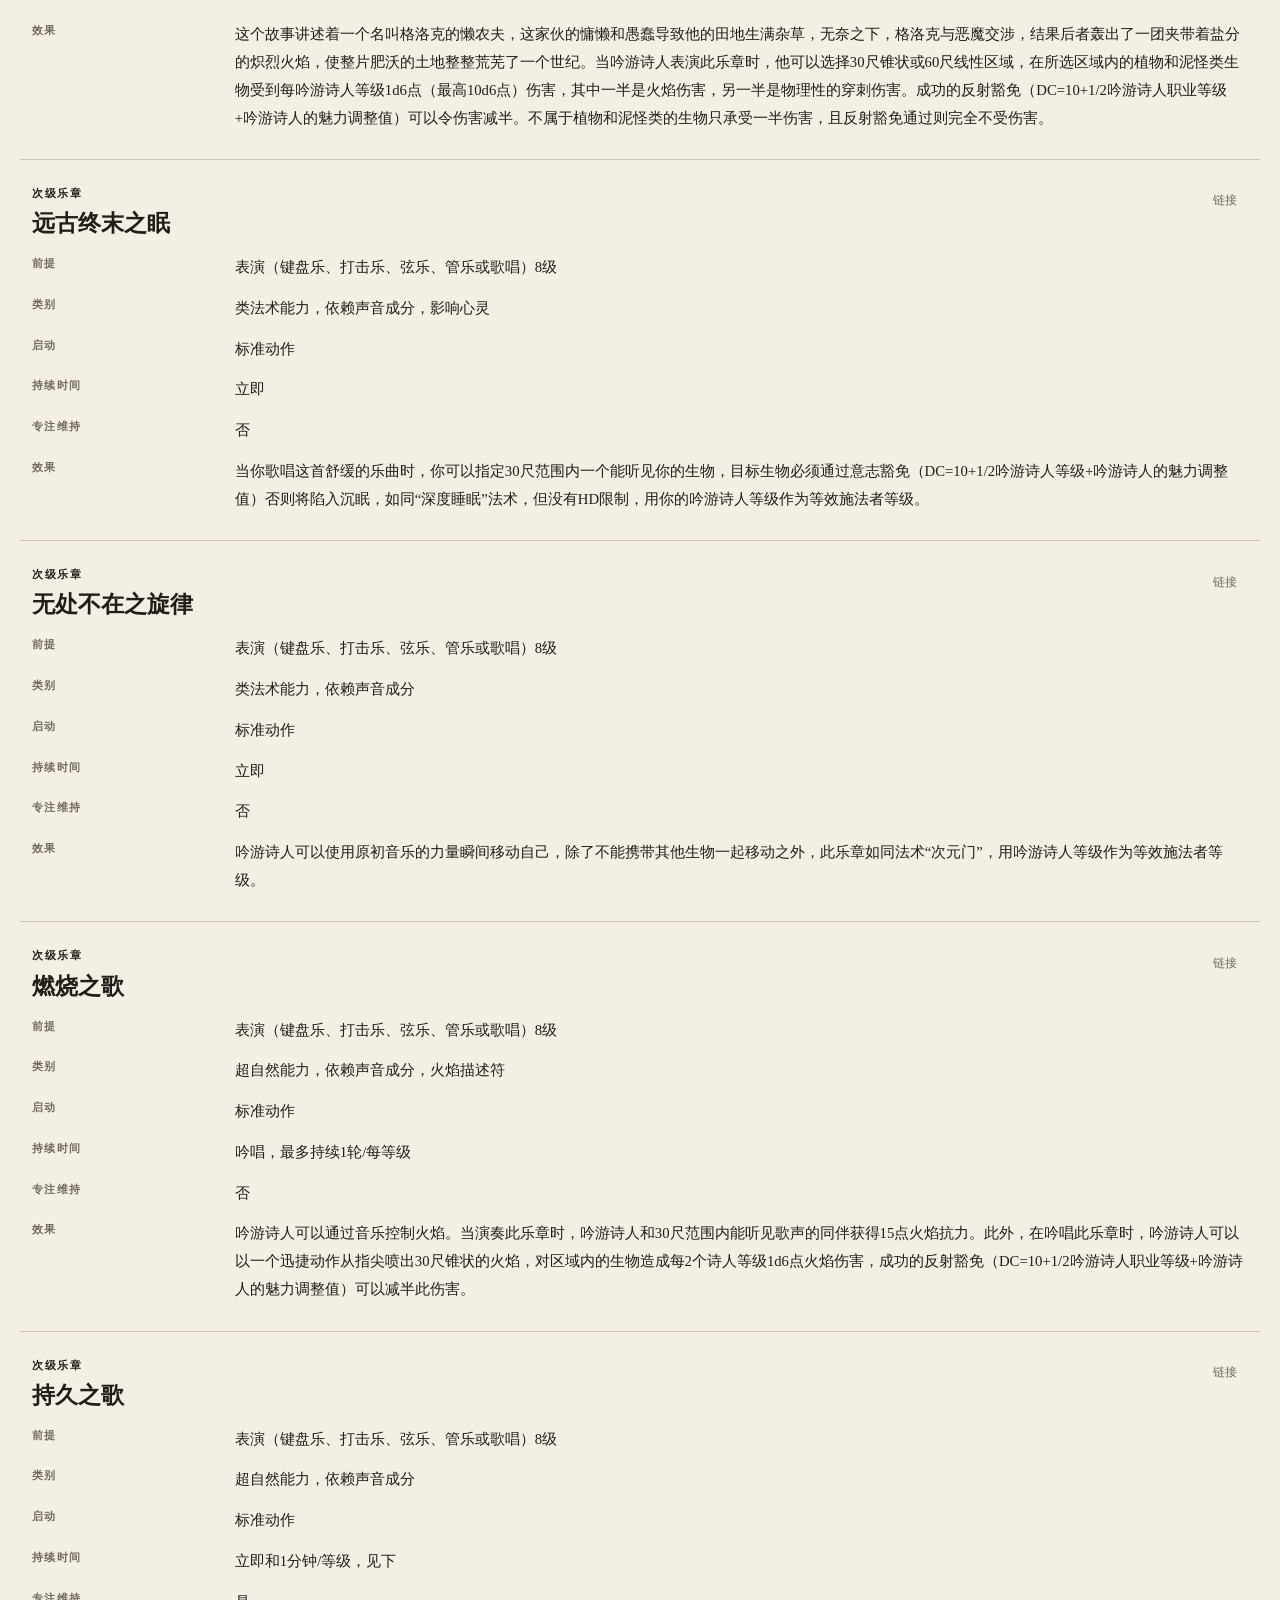
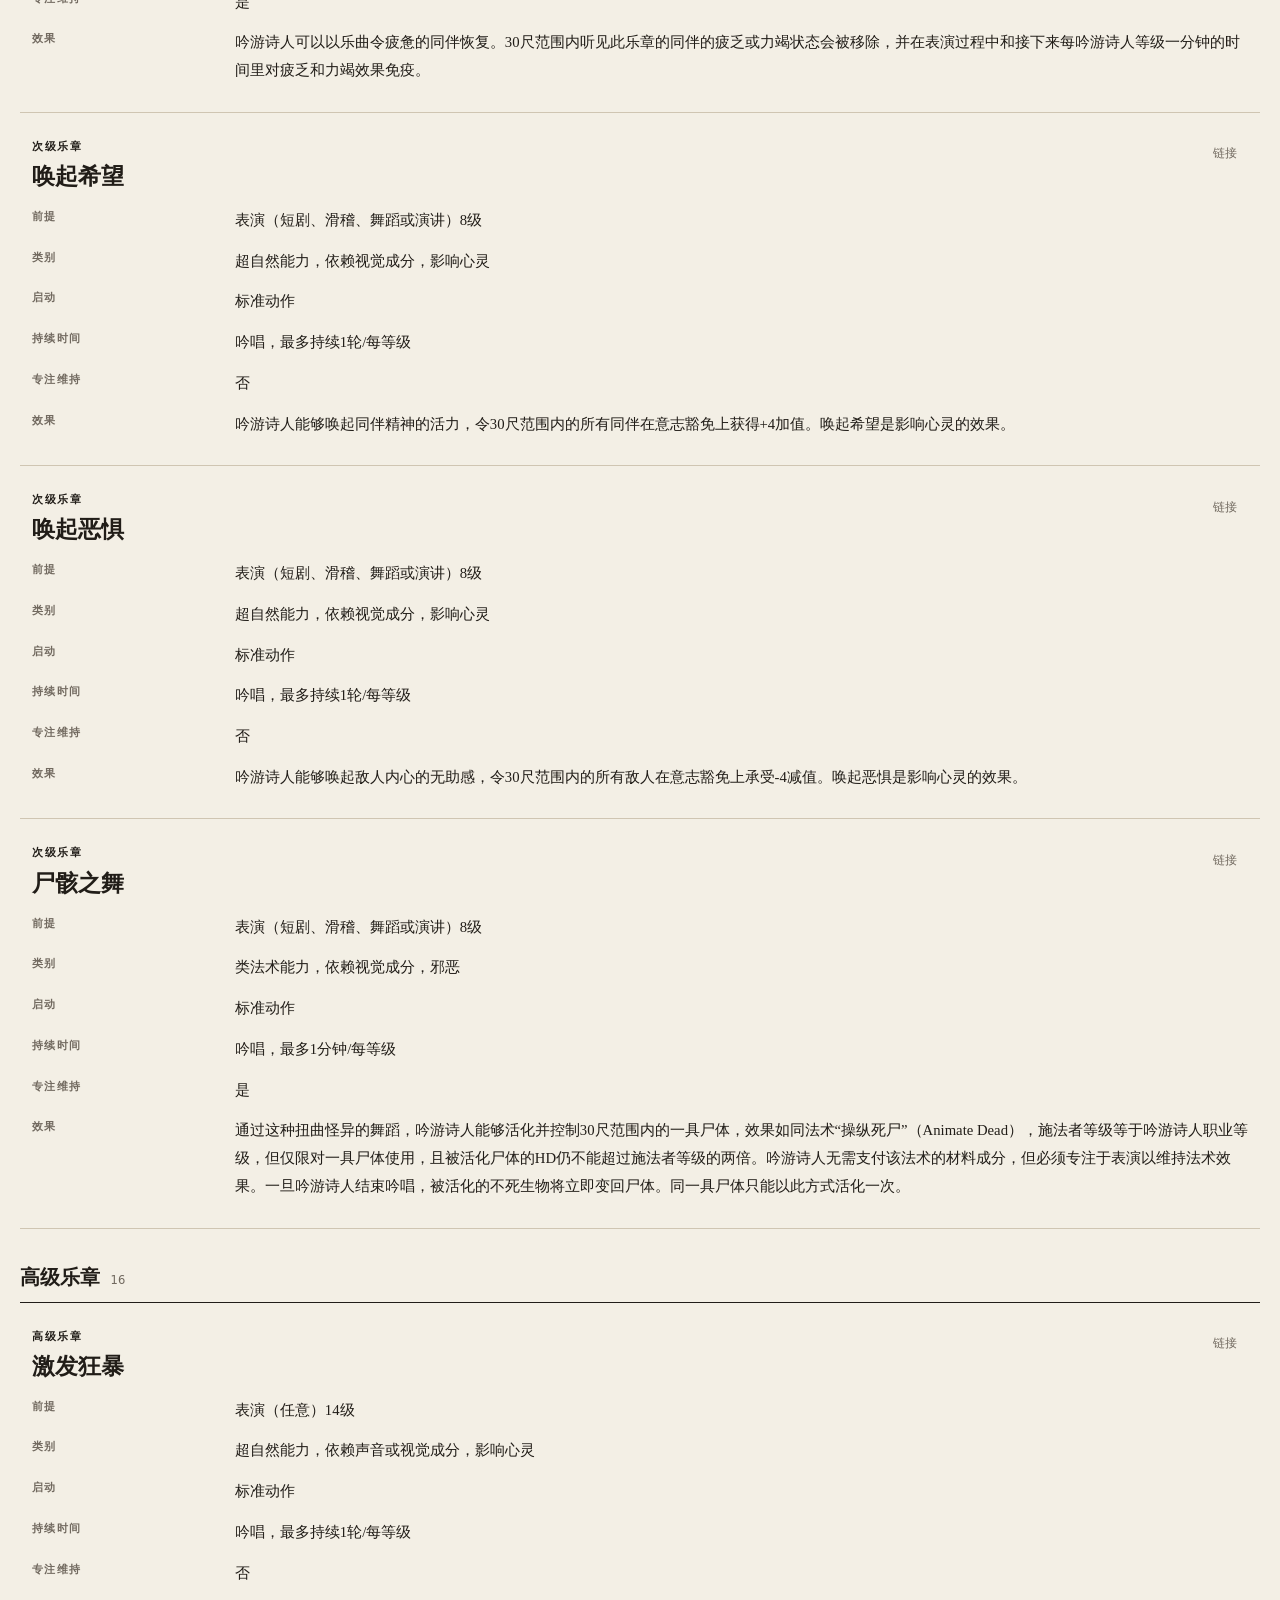
<file: bard-movements.html>
<!doctype html>
<html lang="zh-CN">
  <head>
    <meta charset="UTF-8" />
    <meta name="viewport" content="width=device-width, initial-scale=1.0" />
    <meta name="theme-color" content="#16130f" />
    <meta name="description" content="D&D 3.5e 中文房规：吟游诗人的基础、次级、高级与史诗乐章。" />
    <meta property="og:title" content="诗人乐章｜3R Homebrew" />
    <meta property="og:description" content="58首吟游诗人乐章及其取得与替换规则。" />
    <meta property="og:type" content="article" />
    <meta property="og:url" content="https://trafifholz.github.io/3r-homebrew/bard-movements.html" />
    <meta name="twitter:card" content="summary" />
    <title>诗人乐章｜3R Homebrew</title>
    <link rel="icon" href="assets/favicon.svg" type="image/svg+xml" />
    <link rel="stylesheet" href="styles.css" />
    <script src="bard-library.js" defer></script>
  </head>
  <body>
    <header class="site-header">
      <a class="brand" href="index.html"><span class="brand-mark" aria-hidden="true">3R</span><strong>Homebrew</strong></a>
      <nav aria-label="主导航"><a href="index.html">扩展技法</a><a href="feats.html">专长</a><a href="cleric-variants.html">牧师</a><a href="scout-rework.html">斥候</a><a href="ranger-update.html">巡林客</a><a href="rogue-update.html">游荡者</a><a href="bard-movements.html" aria-current="page">诗人</a><a href="soulknife.html">魂刃</a><a href="prestige-classes.html">进阶职业</a><a href="harrowing.html">法术</a><a href="equipment.html">装备</a><a href="https://github.com/TraFifholz/3r-homebrew" target="_blank" rel="noreferrer">GitHub ↗</a></nav>
    </header>
    <main>
      <section class="library section-shell ranger-library" id="library" aria-labelledby="library-title">
        <div class="section-heading library-heading"><div><p class="eyebrow">吟唱扩展 · 58 首乐章</p><h2 id="library-title">诗人乐章</h2></div><p id="result-count" role="status" aria-live="polite">共 58 首</p></div>
        <article class="scout-entry" id="bard-rules"><header><div><p class="type-label">使用规则</p><h3>取得与替换乐章</h3></div><button class="copy-link" type="button" data-anchor="bard-rules">链接</button></header><div class="entry-fields"><div><dt>规则</dt><dd>吟游诗人可以花费专长获得以下乐章作为吟唱，只要满足前提条件。<br>吟游诗人也可以选择获得以下乐章来替换掉自己职业能力提供的吟唱。破咒曲可以换基础乐章；提振士气、提振技能和暗示可以替换次级乐章；提振战力、自由曲和提振英勇可以替换高级乐章；集体暗示可以替换史诗乐章。更高级的吟唱可以替换为低级的乐章。</dd></div></div></article>
        <div class="toolbar scout-toolbar" aria-label="诗人乐章筛选工具">
          <label class="search-box"><span class="sr-only">搜索诗人乐章</span><span aria-hidden="true">⌕</span><input id="search" type="search" placeholder="搜索乐章、前提、类别或效果…" autocomplete="off" /><kbd>/</kbd></label>
          <div class="type-filters" id="bard-filters" role="group" aria-label="按乐章等级筛选"><button class="filter is-active" type="button" data-category="全部" aria-pressed="true">全部</button><button class="filter" type="button" data-category="basic" aria-pressed="false">基础</button><button class="filter" type="button" data-category="lesser" aria-pressed="false">次级</button><button class="filter" type="button" data-category="greater" aria-pressed="false">高级</button><button class="filter" type="button" data-category="epic" aria-pressed="false">史诗</button></div>
        </div>
        <section class="scout-section" data-section="basic"><h3>基础乐章 <span>13</span></h3><div class="scout-entries"><article class="scout-entry" id="bard-basic-01" data-category="basic">
      <header><div><p class="type-label">基础乐章</p><h3>清心</h3></div><button class="copy-link" type="button" data-anchor="bard-basic-01">链接</button></header>
      <dl class="entry-fields"><div><dt>前提</dt><dd>表演（短剧、滑稽、舞蹈或演讲）3级</dd></div>
<div><dt>类别</dt><dd>超自然能力，依赖视觉成分</dd></div>
<div><dt>启动</dt><dd>标准动作</dd></div>
<div><dt>持续时间</dt><dd>吟唱，最多持续1轮/等级</dd></div>
<div><dt>专注维持</dt><dd>否</dd></div>
<div><dt>效果</dt><dd>吟游诗人可以用他的音乐和诗歌来反制依赖于视觉的法术。在清心持续的每轮中，他都必须做一次表演（模仿、滑稽、舞蹈或演讲）检定。任何在吟游诗人30尺之内的生物（包括吟游诗人自己）在受到心灵幻觉或虚假幻觉子学派的魔法攻击时都可以用吟游诗人的表演检定来代替自身的豁免检定（若表演检定结果好于自身的豁免检定结果）。如果在清心范围内的生物已经受到持续性的虚假幻觉或心灵幻觉法术影响，在能够看到清心的每个回合内，他都有进行新的豁免检定以对抗魔法影响的机会，但是必须使用吟游诗人的表演检定结果值来进行此对抗。对于无法进行豁免检定的魔法效果，清心无效。清心依赖视觉成份运作。</dd></div></dl>
    </article>
<article class="scout-entry" id="bard-basic-02" data-category="basic">
      <header><div><p class="type-label">基础乐章</p><h3>战斗号角</h3></div><button class="copy-link" type="button" data-anchor="bard-basic-02">链接</button></header>
      <dl class="entry-fields"><div><dt>前提</dt><dd>表演（任意）3级</dd></div>
<div><dt>类别</dt><dd>超自然能力，依赖声音或视觉成分</dd></div>
<div><dt>启动</dt><dd>标准动作</dd></div>
<div><dt>持续时间</dt><dd>吟唱，最多持续1轮/等级</dd></div>
<div><dt>专注维持</dt><dd>否</dd></div>
<div><dt>效果</dt><dd>吟游诗人可以用他的音乐和诗歌来激励同伴。在表演战斗号角的每轮内，他都必须做一次表演检定。任何在吟游诗人30尺之内的生物（包括吟游诗人自己）在受到恐惧或绝望效果影响时都可以用吟游诗人的表演检定来代替自身的豁免检定（如果吟游诗人的表演检定结果好于自身的豁免检定结果）。如果在破咒曲范围内的生物已经受到恐惧或绝望效果影响，在看到或听到战斗号角的每个回合内，他都有进行第二次豁免检定对抗魔法影响的机会，但是必须使用吟游诗人的表演检定结果值来进行此对抗。对于无法进行豁免检定的魔法效果，战斗号角无效。</dd></div></dl>
    </article>
<article class="scout-entry" id="bard-basic-03" data-category="basic">
      <header><div><p class="type-label">基础乐章</p><h3>迷魂</h3></div><button class="copy-link" type="button" data-anchor="bard-basic-03">链接</button></header>
      <dl class="entry-fields"><div><dt>前提</dt><dd>表演（任意）3级</dd></div>
<div><dt>类别</dt><dd>类法术能力，依赖声音或视觉成分，影响心灵</dd></div>
<div><dt>启动</dt><dd>标准动作</dd></div>
<div><dt>持续时间</dt><dd>吟唱，最多持续1轮/等级</dd></div>
<div><dt>专注维持</dt><dd>是</dd></div>
<div><dt>效果</dt><dd>吟游诗人可以用她的音乐和诗歌来让一个或多个生物对他着迷。每个要迷住的生物都要在吟游诗人周围90尺距离内，并且能够看见和听见吟游诗人，还必须注意到吟游诗人。吟游诗人同样必须能够看到这些生物。附近的战斗或者其他能导致分心的危险都会打断这项能力的使用。每超过1级三个吟游诗人等级，她都可以在一次使用此能力时增加一个目标。<br>所有受到迷魂的生物都可以尝试DC为10+1/2吟游诗人职业等级+吟游诗人的魅力调整值的意志豁免来避免被迷魂，如果生物的豁免检定成功，则此吟游诗人在24小时内无法再对之迷魂。如果豁免检定失败，该生物会安静的坐下来听歌曲，不会做其他动作，只要吟游诗人继续专心表演（最多持续时间为每吟游诗人等级一轮）就可以这样一直持续下去。在迷魂期间，目标生物在对周围反应方面的技能检定上都有-4减值，例如聆听和侦察。任何潜在威胁都允许目标生物再做一次豁免检定来摆脱迷魂。<br>任何现实威胁，例如有人拔武器，施法，或者用远程武器瞄准目标时都会自动打破此能力。迷魂是一项惑控系（胁迫）影响心灵的能力。</dd></div></dl>
    </article>
<article class="scout-entry" id="bard-basic-04" data-category="basic">
      <header><div><p class="type-label">基础乐章</p><h3>扰咒曲</h3></div><button class="copy-link" type="button" data-anchor="bard-basic-04">链接</button></header>
      <dl class="entry-fields"><div><dt>前提</dt><dd>表演（键盘乐、打击乐、弦乐、管乐或歌唱）3级</dd></div>
<div><dt>类别</dt><dd>超自然能力，依赖声音成分，影响心灵</dd></div>
<div><dt>启动</dt><dd>标准动作</dd></div>
<div><dt>持续时间</dt><dd>吟唱，最多持续1轮/等级</dd></div>
<div><dt>专注维持</dt><dd>否</dd></div>
<div><dt>效果</dt><dd>当使用此吟唱时，30尺范围内的敌人在使用具有声音成分的法术时需承受20%的法术失败率，此效果持续至吟唱结束。</dd></div></dl>
    </article>
<article class="scout-entry" id="bard-basic-05" data-category="basic">
      <header><div><p class="type-label">基础乐章</p><h3>咒术祭仪</h3></div><button class="copy-link" type="button" data-anchor="bard-basic-05">链接</button></header>
      <dl class="entry-fields"><div><dt>前提</dt><dd>表演（任意）3级</dd></div>
<div><dt>类别</dt><dd>类法术能力，依赖声音或视觉成分，影响心灵</dd></div>
<div><dt>启动</dt><dd>标准动作</dd></div>
<div><dt>持续时间</dt><dd>吟唱，最多持续1轮/等级</dd></div>
<div><dt>专注维持</dt><dd>否</dd></div>
<div><dt>效果</dt><dd>吟游诗人可以通过此乐章帮助同伴快速调整法术。当演奏此乐章时，所有看见或听见吟游诗人的同伴在为自发施展的法术搭配超魔专长时，无需延长法术的施法时间（仍要提升相应环数的法术位）。如果吟游诗人具有旋律施法专长，他自己也可以从此乐章中获益。</dd></div></dl>
    </article>
<article class="scout-entry" id="bard-basic-06" data-category="basic">
      <header><div><p class="type-label">基础乐章</p><h3>猫步舞</h3></div><button class="copy-link" type="button" data-anchor="bard-basic-06">链接</button></header>
      <dl class="entry-fields"><div><dt>前提</dt><dd>表演（短剧、滑稽、舞蹈或演讲）3级</dd></div>
<div><dt>类别</dt><dd>超自然能力，依赖视觉成分，影响心灵</dd></div>
<div><dt>启动</dt><dd>4轮</dd></div>
<div><dt>持续时间</dt><dd>10分钟/等级</dd></div>
<div><dt>专注维持</dt><dd>否</dd></div>
<div><dt>效果</dt><dd>这种快舞开始于一连串的小步，最终则在华丽的快步飞跃中达到高潮。当你完成此表演，你在之后每吟游诗人等级10分钟之内坠落时，可以忽略5×1/2吟游诗人等级尺（最小5尺）的坠落距离。你也可以以每2吟游诗人等级1人的数量指导你的伙伴跳猫步舞，如果他们能通过一个DC15的表演（舞蹈）检定，他们可以在接下来的时间中和你享受相同的效果。</dd></div></dl>
    </article>
<article class="scout-entry" id="bard-basic-07" data-category="basic">
      <header><div><p class="type-label">基础乐章</p><h3>治愈赞歌</h3></div><button class="copy-link" type="button" data-anchor="bard-basic-07">链接</button></header>
      <dl class="entry-fields"><div><dt>前提</dt><dd>表演（键盘乐、打击乐、弦乐、管乐或歌唱）3级</dd></div>
<div><dt>类别</dt><dd>类法术能力，依赖声音成分，影响心灵</dd></div>
<div><dt>启动</dt><dd>标准动作，或1分钟，见下</dd></div>
<div><dt>持续时间</dt><dd>吟唱，最多持续1轮/等级，或12小时，见下</dd></div>
<div><dt>专注维持</dt><dd>否</dd></div>
<div><dt>效果</dt><dd>当演奏此乐章时，30尺范围内能听见此曲的同伴在施展咒法系医疗子学派法术时能额外治疗相当于吟游诗人表演级数的生命值，这可以超过法术原本的治疗上限。此能力对魔杖、卷轴或其他魔法物品施展的法术无效。此外，若你在同伴入睡前持续吟唱此乐章1分钟，所有同伴都可以从此次睡眠中获得如同卧床休息24小时般的好处（例如恢复双倍HD的生命值）。</dd></div></dl>
    </article>
<article class="scout-entry" id="bard-basic-08" data-category="basic">
      <header><div><p class="type-label">基础乐章</p><h3>三倍节拍</h3></div><button class="copy-link" type="button" data-anchor="bard-basic-08">链接</button></header>
      <dl class="entry-fields"><div><dt>前提</dt><dd>表演（键盘乐、打击乐、弦乐、管乐或歌唱）3级</dd></div>
<div><dt>类别</dt><dd>超自然能力，依赖声音成分，影响心灵</dd></div>
<div><dt>启动</dt><dd>1分钟</dd></div>
<div><dt>持续时间</dt><dd>10分钟/等级</dd></div>
<div><dt>专注维持</dt><dd>否</dd></div>
<div><dt>效果</dt><dd>响亮、活泼的声音模仿了人类的脚步，缓缓的建立出一个稳健、刚毅的步伐。当吟游诗人完成此表演的时候，她可以使数量相当于吟游诗人等级的盟友受到此乐章的影响，此效果可以在之后的每吟游诗人等级10分钟之内让目标的基本陆地速度得到10尺增强加值。此加值无法用在其他的移动方式上，例如掘穴、攀爬、飞行或游泳。</dd></div></dl>
    </article>
<article class="scout-entry" id="bard-basic-09" data-category="basic">
      <header><div><p class="type-label">基础乐章</p><h3>白夜藤蔓之舞步</h3></div><button class="copy-link" type="button" data-anchor="bard-basic-09">链接</button></header>
      <dl class="entry-fields"><div><dt>前提</dt><dd>表演（短剧、滑稽、舞蹈或演讲）3级</dd></div>
<div><dt>类别</dt><dd>超自然能力，依赖视觉成分，影响心灵</dd></div>
<div><dt>启动</dt><dd>整轮动作</dd></div>
<div><dt>持续时间</dt><dd>吟唱，最多持续1分钟/等级</dd></div>
<div><dt>专注维持</dt><dd>否</dd></div>
<div><dt>效果</dt><dd>如同长春藤攀沿并跨越乱石嶙峋与崎岖的表面，吟游诗人的舞蹈也可以让她穿越碎石并攀墙而上。只要她仍在持续表演这个乐章，她就可以在每轮之中把穿越的前5尺困难地形视为普通地形，这能使吟游诗人在困难地形上使用5尺快步。只要吟游诗人在该轮中曾经移动10尺以上，她将可得到相当于她正常陆地移动速度的攀爬速度。</dd></div></dl>
    </article>
<article class="scout-entry" id="bard-basic-10" data-category="basic">
      <header><div><p class="type-label">基础乐章</p><h3>百鬼夜行抄</h3></div><button class="copy-link" type="button" data-anchor="bard-basic-10">链接</button></header>
      <dl class="entry-fields"><div><dt>前提</dt><dd>表演（键盘乐、打击乐、弦乐、管乐或歌唱）3级</dd></div>
<div><dt>类别</dt><dd>类法术能力，依赖声音成分，影响心灵</dd></div>
<div><dt>启动</dt><dd>1分钟</dd></div>
<div><dt>持续时间</dt><dd>见详述</dd></div>
<div><dt>专注维持</dt><dd>否</dd></div>
<div><dt>效果</dt><dd>此乐章的混合音阶和渐进重复使人们联想到无数来自过去的死者，并让人想起苦短人生的微妙抑郁和严峻。此曲调以三音阶起手，反复频繁，随着声音渐次变大，曲调变成如纺车头般旋转的音律漩涡。在完成此乐章后，吟游诗人和他的同伴（最多每等级1人）变得对不死生物隐形，如同法术“亡灵无视术”，用吟游诗人职业等级作为等效施法者等级。</dd></div></dl>
    </article>
<article class="scout-entry" id="bard-basic-11" data-category="basic">
      <header><div><p class="type-label">基础乐章</p><h3>进行军乐</h3></div><button class="copy-link" type="button" data-anchor="bard-basic-11">链接</button></header>
      <dl class="entry-fields"><div><dt>前提</dt><dd>表演（键盘乐、打击乐、弦乐、管乐或歌唱）3级</dd></div>
<div><dt>类别</dt><dd>超自然能力，依赖声音成分，影响心灵</dd></div>
<div><dt>启动</dt><dd>标准动作</dd></div>
<div><dt>持续时间</dt><dd>吟唱，最多持续1小时/每等级</dd></div>
<div><dt>专注维持</dt><dd>是</dd></div>
<div><dt>效果</dt><dd>吟游诗人可以使周围60尺内的盟友强行军（Hustle）每吟游诗人等级1小时，而此次强行军只视为正常的行走而不受到通常强行军导致的非致命伤害与疲乏效果。吟游诗人必须在这段时间内保持演奏。</dd></div></dl>
    </article>
<article class="scout-entry" id="bard-basic-12" data-category="basic">
      <header><div><p class="type-label">基础乐章</p><h3>不屈之歌</h3></div><button class="copy-link" type="button" data-anchor="bard-basic-12">链接</button></header>
      <dl class="entry-fields"><div><dt>前提</dt><dd>表演（键盘乐、打击乐、弦乐、管乐或歌唱）3级</dd></div>
<div><dt>类别</dt><dd>类法术能力，依赖声音成分，影响心灵</dd></div>
<div><dt>启动</dt><dd>标准动作</dd></div>
<div><dt>持续时间</dt><dd>吟唱，最多持续1小时/每等级</dd></div>
<div><dt>专注维持</dt><dd>是</dd></div>
<div><dt>效果</dt><dd>吟游诗人可以使周围60尺内的获得如同“忍受环境”法术的效果，最多持续每吟游诗人等级1小时。吟游诗人必须在这这段时间内保持演奏。</dd></div></dl>
    </article>
<article class="scout-entry" id="bard-basic-13" data-category="basic">
      <header><div><p class="type-label">基础乐章</p><h3>学者王之叙事诗</h3></div><button class="copy-link" type="button" data-anchor="bard-basic-13">链接</button></header>
      <dl class="entry-fields"><div><dt>前提</dt><dd>表演（短剧、滑稽、舞蹈或演讲）3级</dd></div>
<div><dt>类别</dt><dd>超自然能力，依赖视觉成分，影响心灵</dd></div>
<div><dt>启动</dt><dd>1分钟</dd></div>
<div><dt>持续时间</dt><dd>吟唱，最多持续10分钟/每等级</dd></div>
<div><dt>专注维持</dt><dd>否</dd></div>
<div><dt>效果</dt><dd>此乐章讲述了关于一位勤奋好学而又善于反思的国王，ethered之子jarguut的悲伤故事。jarguut国王曾统治林诺姆王国，但他的王国因领主们藐视他的睿智而分崩离析。在完成吟唱后，吟游诗人可以将他的魅力调整值加在所有基于智力的技能上（最少+1），但要在所有基于魅力的技能上承受等同于他的智力调整值的减值（最少-1），持续每吟游诗人等级10分钟。</dd></div></dl>
    </article></div></section>
<section class="scout-section" data-section="lesser"><h3>次级乐章 <span>24</span></h3><div class="scout-entries"><article class="scout-entry" id="bard-lesser-14" data-category="lesser">
      <header><div><p class="type-label">次级乐章</p><h3>激发恐惧</h3></div><button class="copy-link" type="button" data-anchor="bard-lesser-14">链接</button></header>
      <dl class="entry-fields"><div><dt>前提</dt><dd>表演（任意）8级</dd></div>
<div><dt>类别</dt><dd>超自然能力，依赖声音或视觉成分，恐惧描述符，影响心灵</dd></div>
<div><dt>启动</dt><dd>标准动作</dd></div>
<div><dt>持续时间</dt><dd>吟唱，最多持续1轮/等级</dd></div>
<div><dt>专注维持</dt><dd>否</dd></div>
<div><dt>效果</dt><dd>吟游诗人能以表演激起敌人的恐惧，在吟唱此乐章时，吟游诗人每轮进行一次表演检定，30尺范围内的所有敌人必须通过意志豁免（豁免DC为10+1/2吟游诗人职业等级+吟游诗人的魅力调整值）否则将在吟唱持续期间陷入战栗状态，成功通过豁免的敌人不会再受到此次吟唱的影响。10级起，受此乐章影响的敌人会首先惊惧1轮。20级起，受此乐章影响的敌人会先恐慌1轮并惊惧1d4轮。激发恐惧乐章引起的恐惧效果不会与自身叠加。激发恐惧是一个影响心灵的恐惧效果。</dd></div></dl>
    </article>
<article class="scout-entry" id="bard-lesser-15" data-category="lesser">
      <header><div><p class="type-label">次级乐章</p><h3>激发战怒</h3></div><button class="copy-link" type="button" data-anchor="bard-lesser-15">链接</button></header>
      <dl class="entry-fields"><div><dt>前提</dt><dd>表演（键盘乐、打击乐、弦乐、管乐或歌唱）8级</dd></div>
<div><dt>类别</dt><dd>超自然能力，依赖声音成分，影响心灵</dd></div>
<div><dt>启动</dt><dd>标准动作</dd></div>
<div><dt>持续时间</dt><dd>吟唱，最多持续1轮/等级</dd></div>
<div><dt>专注维持</dt><dd>否</dd></div>
<div><dt>效果</dt><dd>所有能听见吟游诗人的同伴在力量和体质属性上获得+2士气加值，并在意志豁免上获得+1士气加值，但AC承受-2减值，并且不能使用任何基于魅力、敏捷，或者智力的技能（除了平衡、脱逃术、威吓，以及骑术），也不能使用任何需要耐心或需要集中精神的能力。不愿接受狂暴的同伴可以选择忽略此效果。当吟游诗人达到8级和16级时，此能力提供的属性加值各增加2点，意志豁免加值各增加1点，但AC减值不变。不同于野蛮人的狂暴能力，激发战怒不会导致受影响的生物在效果结束后陷入疲乏。</dd></div></dl>
    </article>
<article class="scout-entry" id="bard-lesser-16" data-category="lesser">
      <header><div><p class="type-label">次级乐章</p><h3>激发活力</h3></div><button class="copy-link" type="button" data-anchor="bard-lesser-16">链接</button></header>
      <dl class="entry-fields"><div><dt>前提</dt><dd>表演（短剧、滑稽、舞蹈或演讲）8级</dd></div>
<div><dt>类别</dt><dd>超自然能力，依赖视觉成分，影响心灵</dd></div>
<div><dt>启动</dt><dd>标准动作</dd></div>
<div><dt>持续时间</dt><dd>吟唱，最多持续1轮/等级</dd></div>
<div><dt>专注维持</dt><dd>否</dd></div>
<div><dt>效果</dt><dd>所有能看见吟游诗人的同伴在体质属性上获得+4士气加值。当吟游诗人达到8级和16级时，此能力提供的属性加值各增加2点。</dd></div></dl>
    </article>
<article class="scout-entry" id="bard-lesser-17" data-category="lesser">
      <header><div><p class="type-label">次级乐章</p><h3>愚弄</h3></div><button class="copy-link" type="button" data-anchor="bard-lesser-17">链接</button></header>
      <dl class="entry-fields"><div><dt>前提</dt><dd>表演（短剧、滑稽、舞蹈或演讲）8级</dd></div>
<div><dt>类别</dt><dd>超自然能力，依赖视觉成分，影响心灵</dd></div>
<div><dt>启动</dt><dd>标准动作</dd></div>
<div><dt>持续时间</dt><dd>吟唱，最多持续1轮/等级</dd></div>
<div><dt>专注维持</dt><dd>是</dd></div>
<div><dt>效果</dt><dd>吟游诗人能够巧妙地贬低别人，影响他们的工作能力。吟游诗人选择30尺范围内的一个生物，目标在所有敏捷检定、智力检定、魅力检定以及基于敏捷、智力或魅力的技能检定上承受-2减值。吟游诗人达到8级时此减值增加至-4，13级-6，18级-8。</dd></div></dl>
    </article>
<article class="scout-entry" id="bard-lesser-18" data-category="lesser">
      <header><div><p class="type-label">次级乐章</p><h3>蛮力之歌</h3></div><button class="copy-link" type="button" data-anchor="bard-lesser-18">链接</button></header>
      <dl class="entry-fields"><div><dt>前提</dt><dd>表演（键盘乐、打击乐、弦乐、管乐或歌唱）8级</dd></div>
<div><dt>类别</dt><dd>超自然能力，依赖声音成分，影响心灵</dd></div>
<div><dt>启动</dt><dd>标准动作</dd></div>
<div><dt>持续时间</dt><dd>吟唱，最多持续1轮/等级</dd></div>
<div><dt>专注维持</dt><dd>否</dd></div>
<div><dt>效果</dt><dd>吟游诗人可以通过蛮力之歌来激发同伴们潜在的超凡肉体力量。只要吟游诗人保持演奏，所有在他周围60尺范围内的盟友就可以在力量检定以及基于力量的技能检定上获得相当于1/2吟游诗人等级的加值。</dd></div></dl>
    </article>
<article class="scout-entry" id="bard-lesser-19" data-category="lesser">
      <header><div><p class="type-label">次级乐章</p><h3>战争协奏曲</h3></div><button class="copy-link" type="button" data-anchor="bard-lesser-19">链接</button></header>
      <dl class="entry-fields"><div><dt>前提</dt><dd>表演（任意）8级</dd></div>
<div><dt>类别</dt><dd>超自然能力，依赖声音或视觉成分，影响心灵</dd></div>
<div><dt>启动</dt><dd>标准动作</dd></div>
<div><dt>持续时间</dt><dd>吟唱，最多持续1轮/等级</dd></div>
<div><dt>专注维持</dt><dd>否</dd></div>
<div><dt>效果</dt><dd>于开始吟唱时，吟游诗人选择她拥有的一项团队专长，所有能看见或听见吟游诗人的同伴将在吟唱期间获得所选的专长，而无需满足专长的前置条件。10级起，吟游诗人可以在开始吟唱时选择最多两项团队专长分享给同伴，18级起她可以选择最多三项团队专长分享给同伴。</dd></div></dl>
    </article>
<article class="scout-entry" id="bard-lesser-20" data-category="lesser">
      <header><div><p class="type-label">次级乐章</p><h3>恶毒低语</h3></div><button class="copy-link" type="button" data-anchor="bard-lesser-20">链接</button></header>
      <dl class="entry-fields"><div><dt>前提</dt><dd>表演（键盘乐、打击乐、弦乐、管乐或歌唱）8级</dd></div>
<div><dt>类别</dt><dd>超自然能力，依赖声音成分，影响心灵</dd></div>
<div><dt>启动</dt><dd>标准动作</dd></div>
<div><dt>持续时间</dt><dd>吟唱，最多持续1轮/等级</dd></div>
<div><dt>专注维持</dt><dd>否</dd></div>
<div><dt>效果</dt><dd>吟游诗人可以以此表演在30尺范围内的一名敌人心中播种猜疑。只要持续进行表演，受影响的生物自动将所有来自盟友的法术或效果视为敌方效果，他不能自愿接受这些效果，并且若此效果允许豁免检定则必须进行豁免。此外，受影响的生物不会受通常会对盟友生效的效果影响（例如吟唱），除非这些效果是由他本人提供。3级之后每3个吟游诗人等级，此吟唱都可以额外影响一个目标。</dd></div></dl>
    </article>
<article class="scout-entry" id="bard-lesser-21" data-category="lesser">
      <header><div><p class="type-label">次级乐章</p><h3>二十三步舞</h3></div><button class="copy-link" type="button" data-anchor="bard-lesser-21">链接</button></header>
      <dl class="entry-fields"><div><dt>前提</dt><dd>表演（短剧、滑稽、舞蹈或演讲）8级</dd></div>
<div><dt>类别</dt><dd>超自然能力，依赖声音或视觉成分</dd></div>
<div><dt>启动</dt><dd>迅捷动作</dd></div>
<div><dt>持续时间</dt><dd>1轮</dd></div>
<div><dt>专注维持</dt><dd>否</dd></div>
<div><dt>效果</dt><dd>突然改变的步法、旋转，以及不合拍的飞跃让吟游诗人几乎没有办法被击中，但也使她在做其他动作的时候变的更困难。当使用这个舞蹈的时候，吟游诗人可以如常施展法术，但她的攻击检定承受-2减值，且施法时必须通过DC=15+法术等级的专注检定否则失去该法术。舞蹈使她的AC得到+2闪避加值，当吟游诗人等级达到7级和之后的每4级，攻击减值和AC加值再上升1（7级-3/+3，11级-4/+4，15级-5/+5，19级-6/+6）。吟游诗人可以和防御式战斗以及寓守于攻专长一起使用这个舞蹈，但是没有办法和全回合防御叠用。此舞蹈的效果会持续到吟游诗人下个回合开始。</dd></div></dl>
    </article>
<article class="scout-entry" id="bard-lesser-22" data-category="lesser">
      <header><div><p class="type-label">次级乐章</p><h3>壁垒赞歌</h3></div><button class="copy-link" type="button" data-anchor="bard-lesser-22">链接</button></header>
      <dl class="entry-fields"><div><dt>前提</dt><dd>表演（键盘乐、打击乐、弦乐、管乐或歌唱）8级</dd></div>
<div><dt>类别</dt><dd>类法术能力，依赖声音成分，影响心灵</dd></div>
<div><dt>启动</dt><dd>标准动作</dd></div>
<div><dt>持续时间</dt><dd>吟唱，最多持续1分钟/每等级</dd></div>
<div><dt>专注维持</dt><dd>否</dd></div>
<div><dt>效果</dt><dd>当演奏此乐章时，30尺范围内能听见此曲的同伴如同处在“防护阵营”法术影响下，吟游诗人可以基于自己的阵营来选择防护阵营法术的类别（例如，守序善良阵营的吟游诗人可以选择防护邪恶或防护混乱）。</dd></div></dl>
    </article>
<article class="scout-entry" id="bard-lesser-23" data-category="lesser">
      <header><div><p class="type-label">次级乐章</p><h3>磐石面容</h3></div><button class="copy-link" type="button" data-anchor="bard-lesser-23">链接</button></header>
      <dl class="entry-fields"><div><dt>前提</dt><dd>表演（短剧、滑稽、舞蹈或演讲）8级</dd></div>
<div><dt>类别</dt><dd>类法术能力，依赖视觉成分</dd></div>
<div><dt>启动</dt><dd>1分钟</dd></div>
<div><dt>持续时间</dt><dd>立即</dd></div>
<div><dt>专注维持</dt><dd>否</dd></div>
<div><dt>效果</dt><dd>吟游诗人述说着一个古老的幽默故事，内容是一个拒绝微笑的女人，不管事情多么有趣，似乎都没办法让她展现笑容。直到她看到了一系列几乎不可能发生的事件，涉及整车的水肥、国王还有飞毯，拒绝微笑的传说终于破解。当吟游诗人完成表演的时候，目标将会受到“解除石化”法术的影响，用吟游诗人等级作为等效施法者等级。</dd></div></dl>
    </article>
<article class="scout-entry" id="bard-lesser-24" data-category="lesser">
      <header><div><p class="type-label">次级乐章</p><h3>睡眠曲</h3></div><button class="copy-link" type="button" data-anchor="bard-lesser-24">链接</button></header>
      <dl class="entry-fields"><div><dt>前提</dt><dd>表演（键盘乐、打击乐、弦乐、管乐或歌唱）8级，迷魂</dd></div>
<div><dt>类别</dt><dd>类法术能力，依赖声音或视觉成分，影响心灵，基于语言</dd></div>
<div><dt>启动</dt><dd>标准动作</dd></div>
<div><dt>持续时间</dt><dd>立即</dd></div>
<div><dt>专注维持</dt><dd>否</dd></div>
<div><dt>效果</dt><dd>除产生的效果为睡眠（如同深度睡眠，但没有HD限制）外，此乐章如同暗示。</dd></div></dl>
    </article>
<article class="scout-entry" id="bard-lesser-25" data-category="lesser">
      <header><div><p class="type-label">次级乐章</p><h3>血脉贲张</h3></div><button class="copy-link" type="button" data-anchor="bard-lesser-25">链接</button></header>
      <dl class="entry-fields"><div><dt>前提</dt><dd>表演（键盘乐、打击乐、弦乐、管乐或歌唱）8级</dd></div>
<div><dt>类别</dt><dd>类法术能力，依赖声音成分，影响心灵</dd></div>
<div><dt>启动</dt><dd>标准动作</dd></div>
<div><dt>持续时间</dt><dd>吟唱</dd></div>
<div><dt>专注维持</dt><dd>否</dd></div>
<div><dt>效果</dt><dd>吟游诗人的音乐节奏加快你敌人的脉搏，并将其加速到危险的程度。当吟游诗人开始表演此乐章，在她周围30尺范围内的敌人必须通过成功的强韧豁免（DC=10+1/2吟游诗人等级+吟游诗人的魅力调整值）否则将会受到1d6+每4个诗人等级额外1d6点的出血伤害，他们鼓动的心脏导致他们流出血汗。出血伤害忽略目标的伤害减免，免疫重击的生物对此效果免疫。吟游诗人的表演每持续一轮的时间，对方就会在她的行动轮时持续出血（没有后续豁免）。</dd></div></dl>
    </article>
<article class="scout-entry" id="bard-lesser-26" data-category="lesser">
      <header><div><p class="type-label">次级乐章</p><h3>万物之心</h3></div><button class="copy-link" type="button" data-anchor="bard-lesser-26">链接</button></header>
      <dl class="entry-fields"><div><dt>前提</dt><dd>表演（键盘乐、打击乐、弦乐、管乐或歌唱）8级</dd></div>
<div><dt>类别</dt><dd>超自然能力，依赖声音成分，影响心灵</dd></div>
<div><dt>启动</dt><dd>5轮</dd></div>
<div><dt>持续时间</dt><dd>1天/每等级</dd></div>
<div><dt>专注维持</dt><dd>否</dd></div>
<div><dt>效果</dt><dd>盘绕跳跃的旋律挑起了理解的面纱，并深深切入如同岩石一般的真理。吟游诗人完成此表演时，目标必须通过一个意志豁免（DC=10+1/2吟游诗人职业等级+吟游诗人的魅力调整值），若对方失败，代表吟游诗人可以理解对方内心中构成意志最根本的基石，她在影响该生物的魅力相关检定上得到+4加值。同时，她影响该生物的法术和吟唱能力的DC也将上升2，这些加值将持续一整天的时间。吟游诗人必须在持续5轮的表演过程中了解自己试图影响的生物，这需要在100尺内对其进行研究或观察。</dd></div></dl>
    </article>
<article class="scout-entry" id="bard-lesser-27" data-category="lesser">
      <header><div><p class="type-label">次级乐章</p><h3>风之低语</h3></div><button class="copy-link" type="button" data-anchor="bard-lesser-27">链接</button></header>
      <dl class="entry-fields"><div><dt>前提</dt><dd>表演（短剧、滑稽、舞蹈或演讲）8级</dd></div>
<div><dt>类别</dt><dd>类法术能力，依赖视觉成分，影响心灵</dd></div>
<div><dt>启动</dt><dd>标准动作或5轮，见下</dd></div>
<div><dt>持续时间</dt><dd>吟唱，最多持续1轮/每等级，或吟唱+10分钟，见下</dd></div>
<div><dt>专注维持</dt><dd>否</dd></div>
<div><dt>效果</dt><dd>吟游诗人可以通过表演造出一阵强风，如同造风术，用吟游诗人等级作为等效施法者等级。强风在表演期间一直持续，若诗人连续表演5轮来启动此乐章，那么强风在诗人结束表演后还能持续10分钟。</dd></div></dl>
    </article>
<article class="scout-entry" id="bard-lesser-28" data-category="lesser">
      <header><div><p class="type-label">次级乐章</p><h3>幻墙之屋</h3></div><button class="copy-link" type="button" data-anchor="bard-lesser-28">链接</button></header>
      <dl class="entry-fields"><div><dt>前提</dt><dd>表演（短剧、滑稽、舞蹈或演讲）8级</dd></div>
<div><dt>类别</dt><dd>类法术能力，依赖视觉成分，影响心灵</dd></div>
<div><dt>启动</dt><dd>标准动作</dd></div>
<div><dt>持续时间</dt><dd>吟唱，最多持续1分钟/每等级</dd></div>
<div><dt>专注维持</dt><dd>是</dd></div>
<div><dt>效果</dt><dd>吟游诗人以短剧的形式建设出一道无形的墙，她的手延着平坦的表面指示墙的位置和方向，这面墙对那些看到她表演的人而言是真实的（意志豁免通过则无效，DC=10+1/2吟游诗人等级+吟游诗人的魅力调整值）。如果吟游诗人想要把这面墙当成真的墙壁使用（例如用来横跨悬崖），她和她的盟友可以主动放弃豁免。对那些认为墙壁是真实的生物而言，此墙壁的硬度为8，拥有90点生命值，击破DC30，心智上认定墙面是实体的生物可以攻击墙面，使其像真的墙壁一样整片破坏，而非视为虚体的心智幻像。这是个魅影幻觉效果。因为墙壁是心灵影像，所以可以阻挡相信的虚体生物（因为其相信这是可以阻挡他们的魔法障碍），不过这并不阻止他们绕墙而行或是直接从下面钻过。这个法术对物品和免疫心智影响效果的生物无效。<br>吟游诗人启动此乐章时可以制造10平方尺的墙面，在之后的几轮中，她可以以每轮10平方尺的速度延展此墙面或是在其他地方另起新墙，吟游诗人必须专注维持此乐章，这些墙将会在她停止吟唱以维持其存在或是被击破之后消失。这些墙面是隐形的，墙面的一部分必须在或是邻接吟游诗人所处的方格，吟游诗人无法在她的天生可触范围之外建构墙壁，但她仍然可以先盖一段墙面在移动之后在另外一个地点继续建构。</dd></div></dl>
    </article>
<article class="scout-entry" id="bard-lesser-29" data-category="lesser">
      <header><div><p class="type-label">次级乐章</p><h3>毁灭之歌</h3></div><button class="copy-link" type="button" data-anchor="bard-lesser-29">链接</button></header>
      <dl class="entry-fields"><div><dt>前提</dt><dd>表演（键盘乐、打击乐、弦乐、管乐或歌唱）8级</dd></div>
<div><dt>类别</dt><dd>超自然能力，依赖声音成分，音波描述符</dd></div>
<div><dt>启动</dt><dd>标准动作</dd></div>
<div><dt>持续时间</dt><dd>立即</dd></div>
<div><dt>专注维持</dt><dd>否</dd></div>
<div><dt>效果</dt><dd>吟游诗人可以以音乐崩解物体。当吟唱此乐章时，吟游诗人对以自身为中心的30尺爆发范围内所有构装体和晶体生物造成1d8点/每2级诗人等级音波伤害（无豁免）。</dd></div></dl>
    </article>
<article class="scout-entry" id="bard-lesser-30" data-category="lesser">
      <header><div><p class="type-label">次级乐章</p><h3>格洛克滑稽剧</h3></div><button class="copy-link" type="button" data-anchor="bard-lesser-30">链接</button></header>
      <dl class="entry-fields"><div><dt>前提</dt><dd>表演（短剧、滑稽、舞蹈或演讲）8级</dd></div>
<div><dt>类别</dt><dd>超自然能力，依赖视觉成分，火焰描述符</dd></div>
<div><dt>启动</dt><dd>标准动作</dd></div>
<div><dt>持续时间</dt><dd>立即</dd></div>
<div><dt>专注维持</dt><dd>否</dd></div>
<div><dt>效果</dt><dd>这个故事讲述着一个名叫格洛克的懒农夫，这家伙的慵懒和愚蠢导致他的田地生满杂草，无奈之下，格洛克与恶魔交涉，结果后者轰出了一团夹带着盐分的炽烈火焰，使整片肥沃的土地整整荒芜了一个世纪。当吟游诗人表演此乐章时，他可以选择30尺锥状或60尺线性区域，在所选区域内的植物和泥怪类生物受到每吟游诗人等级1d6点（最高10d6点）伤害，其中一半是火焰伤害，另一半是物理性的穿刺伤害。成功的反射豁免（DC=10+1/2吟游诗人职业等级+吟游诗人的魅力调整值）可以令伤害减半。不属于植物和泥怪类的生物只承受一半伤害，且反射豁免通过则完全不受伤害。</dd></div></dl>
    </article>
<article class="scout-entry" id="bard-lesser-31" data-category="lesser">
      <header><div><p class="type-label">次级乐章</p><h3>远古终末之眠</h3></div><button class="copy-link" type="button" data-anchor="bard-lesser-31">链接</button></header>
      <dl class="entry-fields"><div><dt>前提</dt><dd>表演（键盘乐、打击乐、弦乐、管乐或歌唱）8级</dd></div>
<div><dt>类别</dt><dd>类法术能力，依赖声音成分，影响心灵</dd></div>
<div><dt>启动</dt><dd>标准动作</dd></div>
<div><dt>持续时间</dt><dd>立即</dd></div>
<div><dt>专注维持</dt><dd>否</dd></div>
<div><dt>效果</dt><dd>当你歌唱这首舒缓的乐曲时，你可以指定30尺范围内一个能听见你的生物，目标生物必须通过意志豁免（DC=10+1/2吟游诗人等级+吟游诗人的魅力调整值）否则将陷入沉眠，如同“深度睡眠”法术，但没有HD限制，用你的吟游诗人等级作为等效施法者等级。</dd></div></dl>
    </article>
<article class="scout-entry" id="bard-lesser-32" data-category="lesser">
      <header><div><p class="type-label">次级乐章</p><h3>无处不在之旋律</h3></div><button class="copy-link" type="button" data-anchor="bard-lesser-32">链接</button></header>
      <dl class="entry-fields"><div><dt>前提</dt><dd>表演（键盘乐、打击乐、弦乐、管乐或歌唱）8级</dd></div>
<div><dt>类别</dt><dd>类法术能力，依赖声音成分</dd></div>
<div><dt>启动</dt><dd>标准动作</dd></div>
<div><dt>持续时间</dt><dd>立即</dd></div>
<div><dt>专注维持</dt><dd>否</dd></div>
<div><dt>效果</dt><dd>吟游诗人可以使用原初音乐的力量瞬间移动自己，除了不能携带其他生物一起移动之外，此乐章如同法术“次元门”，用吟游诗人等级作为等效施法者等级。</dd></div></dl>
    </article>
<article class="scout-entry" id="bard-lesser-33" data-category="lesser">
      <header><div><p class="type-label">次级乐章</p><h3>燃烧之歌</h3></div><button class="copy-link" type="button" data-anchor="bard-lesser-33">链接</button></header>
      <dl class="entry-fields"><div><dt>前提</dt><dd>表演（键盘乐、打击乐、弦乐、管乐或歌唱）8级</dd></div>
<div><dt>类别</dt><dd>超自然能力，依赖声音成分，火焰描述符</dd></div>
<div><dt>启动</dt><dd>标准动作</dd></div>
<div><dt>持续时间</dt><dd>吟唱，最多持续1轮/每等级</dd></div>
<div><dt>专注维持</dt><dd>否</dd></div>
<div><dt>效果</dt><dd>吟游诗人可以通过音乐控制火焰。当演奏此乐章时，吟游诗人和30尺范围内能听见歌声的同伴获得15点火焰抗力。此外，在吟唱此乐章时，吟游诗人可以以一个迅捷动作从指尖喷出30尺锥状的火焰，对区域内的生物造成每2个诗人等级1d6点火焰伤害，成功的反射豁免（DC=10+1/2吟游诗人职业等级+吟游诗人的魅力调整值）可以减半此伤害。</dd></div></dl>
    </article>
<article class="scout-entry" id="bard-lesser-34" data-category="lesser">
      <header><div><p class="type-label">次级乐章</p><h3>持久之歌</h3></div><button class="copy-link" type="button" data-anchor="bard-lesser-34">链接</button></header>
      <dl class="entry-fields"><div><dt>前提</dt><dd>表演（键盘乐、打击乐、弦乐、管乐或歌唱）8级</dd></div>
<div><dt>类别</dt><dd>超自然能力，依赖声音成分</dd></div>
<div><dt>启动</dt><dd>标准动作</dd></div>
<div><dt>持续时间</dt><dd>立即和1分钟/等级，见下</dd></div>
<div><dt>专注维持</dt><dd>是</dd></div>
<div><dt>效果</dt><dd>吟游诗人可以以乐曲令疲惫的同伴恢复。30尺范围内听见此乐章的同伴的疲乏或力竭状态会被移除，并在表演过程中和接下来每吟游诗人等级一分钟的时间里对疲乏和力竭效果免疫。</dd></div></dl>
    </article>
<article class="scout-entry" id="bard-lesser-35" data-category="lesser">
      <header><div><p class="type-label">次级乐章</p><h3>唤起希望</h3></div><button class="copy-link" type="button" data-anchor="bard-lesser-35">链接</button></header>
      <dl class="entry-fields"><div><dt>前提</dt><dd>表演（短剧、滑稽、舞蹈或演讲）8级</dd></div>
<div><dt>类别</dt><dd>超自然能力，依赖视觉成分，影响心灵</dd></div>
<div><dt>启动</dt><dd>标准动作</dd></div>
<div><dt>持续时间</dt><dd>吟唱，最多持续1轮/每等级</dd></div>
<div><dt>专注维持</dt><dd>否</dd></div>
<div><dt>效果</dt><dd>吟游诗人能够唤起同伴精神的活力，令30尺范围内的所有同伴在意志豁免上获得+4加值。唤起希望是影响心灵的效果。</dd></div></dl>
    </article>
<article class="scout-entry" id="bard-lesser-36" data-category="lesser">
      <header><div><p class="type-label">次级乐章</p><h3>唤起恶惧</h3></div><button class="copy-link" type="button" data-anchor="bard-lesser-36">链接</button></header>
      <dl class="entry-fields"><div><dt>前提</dt><dd>表演（短剧、滑稽、舞蹈或演讲）8级</dd></div>
<div><dt>类别</dt><dd>超自然能力，依赖视觉成分，影响心灵</dd></div>
<div><dt>启动</dt><dd>标准动作</dd></div>
<div><dt>持续时间</dt><dd>吟唱，最多持续1轮/每等级</dd></div>
<div><dt>专注维持</dt><dd>否</dd></div>
<div><dt>效果</dt><dd>吟游诗人能够唤起敌人内心的无助感，令30尺范围内的所有敌人在意志豁免上承受-4减值。唤起恶惧是影响心灵的效果。</dd></div></dl>
    </article>
<article class="scout-entry" id="bard-lesser-37" data-category="lesser">
      <header><div><p class="type-label">次级乐章</p><h3>尸骸之舞</h3></div><button class="copy-link" type="button" data-anchor="bard-lesser-37">链接</button></header>
      <dl class="entry-fields"><div><dt>前提</dt><dd>表演（短剧、滑稽、舞蹈或演讲）8级</dd></div>
<div><dt>类别</dt><dd>类法术能力，依赖视觉成分，邪恶</dd></div>
<div><dt>启动</dt><dd>标准动作</dd></div>
<div><dt>持续时间</dt><dd>吟唱，最多1分钟/每等级</dd></div>
<div><dt>专注维持</dt><dd>是</dd></div>
<div><dt>效果</dt><dd>通过这种扭曲怪异的舞蹈，吟游诗人能够活化并控制30尺范围内的一具尸体，效果如同法术“操纵死尸”（Animate Dead），施法者等级等于吟游诗人职业等级，但仅限对一具尸体使用，且被活化尸体的HD仍不能超过施法者等级的两倍。吟游诗人无需支付该法术的材料成分，但必须专注于表演以维持法术效果。一旦吟游诗人结束吟唱，被活化的不死生物将立即变回尸体。同一具尸体只能以此方式活化一次。</dd></div></dl>
    </article></div></section>
<section class="scout-section" data-section="greater"><h3>高级乐章 <span>16</span></h3><div class="scout-entries"><article class="scout-entry" id="bard-greater-38" data-category="greater">
      <header><div><p class="type-label">高级乐章</p><h3>激发狂暴</h3></div><button class="copy-link" type="button" data-anchor="bard-greater-38">链接</button></header>
      <dl class="entry-fields"><div><dt>前提</dt><dd>表演（任意）14级</dd></div>
<div><dt>类别</dt><dd>超自然能力，依赖声音或视觉成分，影响心灵</dd></div>
<div><dt>启动</dt><dd>标准动作</dd></div>
<div><dt>持续时间</dt><dd>吟唱，最多持续1轮/每等级</dd></div>
<div><dt>专注维持</dt><dd>否</dd></div>
<div><dt>效果</dt><dd>吟游诗人可以应用他的表演来让同伴进入狂暴状态。每个距离吟游诗人30尺以内并且能看到或听到他表演的盟友可以选择在自己的轮内进入狂暴状态，效果等同于野蛮人狂暴能力，除了当吟游诗人停止表演时此效果自动中止。如果盟友已具备狂暴能力，他可以选择获得自身的狂暴状态全部效果取代激发狂暴的效果，而不用花费自己的每日狂暴次数。吟游诗人不能对自身施展狂暴之歌。不同于野蛮人的狂暴能力，除非受影响的生物使用自身拥有的狂暴能力，否则激发狂暴不会导致受影响的生物在效果结束后陷入疲乏。</dd></div></dl>
    </article>
<article class="scout-entry" id="bard-greater-39" data-category="greater">
      <header><div><p class="type-label">高级乐章</p><h3>霜之挽歌</h3></div><button class="copy-link" type="button" data-anchor="bard-greater-39">链接</button></header>
      <dl class="entry-fields"><div><dt>前提</dt><dd>表演（键盘乐、打击乐、弦乐、管乐或歌唱）14级</dd></div>
<div><dt>类别</dt><dd>超自然能力，依赖声音成分，寒冷描述符</dd></div>
<div><dt>启动</dt><dd>标准动作</dd></div>
<div><dt>持续时间</dt><dd>吟唱，最多持续1轮/每等级</dd></div>
<div><dt>专注维持</dt><dd>否</dd></div>
<div><dt>效果</dt><dd>吟游诗人可以通过音乐控制寒冷能量。当演奏此乐章时，吟游诗人和30尺范围内能听见歌声的同伴获得15点寒冷抗力。此外，在吟唱此乐章时，吟游诗人可以以一个迅捷动作发射一道寒冷射线，对60尺范围内的一个目标生物进行一次远程接触攻击，造成每诗人等级1d6寒冷伤害并能使目标疲乏，成功的强韧豁免（DC=10+1/2吟游诗人职业等级+吟游诗人的魅力调整值）可以减半此伤害并避免疲乏状态。</dd></div></dl>
    </article>
<article class="scout-entry" id="bard-greater-40" data-category="greater">
      <header><div><p class="type-label">高级乐章</p><h3>刺目音符</h3></div><button class="copy-link" type="button" data-anchor="bard-greater-40">链接</button></header>
      <dl class="entry-fields"><div><dt>前提</dt><dd>表演（短剧、滑稽、舞蹈或演讲）14级</dd></div>
<div><dt>类别</dt><dd>超自然能力，依赖视觉成分，影响心灵</dd></div>
<div><dt>启动</dt><dd>标准动作</dd></div>
<div><dt>持续时间</dt><dd>吟唱，最多持续1轮/每等级</dd></div>
<div><dt>专注维持</dt><dd>否</dd></div>
<div><dt>效果</dt><dd>在吟唱此乐章时，吟游诗人需每轮进行一次表演（短剧、滑稽、舞蹈或演讲）检定，30尺范围内任何看到表演的生物在施法时必须以专注检定对抗此表演检定结果，若失败则法术失败。</dd></div></dl>
    </article>
<article class="scout-entry" id="bard-greater-41" data-category="greater">
      <header><div><p class="type-label">高级乐章</p><h3>孤寂的注释</h3></div><button class="copy-link" type="button" data-anchor="bard-greater-41">链接</button></header>
      <dl class="entry-fields"><div><dt>前提</dt><dd>表演（键盘乐、打击乐、弦乐、管乐或歌唱）14级</dd></div>
<div><dt>类别</dt><dd>超自然能力，依赖声音成分</dd></div>
<div><dt>启动</dt><dd>标准动作</dd></div>
<div><dt>持续时间</dt><dd>立即</dd></div>
<div><dt>专注维持</dt><dd>否</dd></div>
<div><dt>效果</dt><dd>吟游诗人可以以音乐切断生物与其他位面的联系。当吟唱此乐章时，吟游诗人身边60尺范围内的异界生物必须通过意志豁免（DC=10+1/2吟游诗人职业等级+吟游诗人的魅力调整值）否则立即被送回所属位面，如同法术“驱逐术”。</dd></div></dl>
    </article>
<article class="scout-entry" id="bard-greater-42" data-category="greater">
      <header><div><p class="type-label">高级乐章</p><h3>圣王镇魂歌</h3></div><button class="copy-link" type="button" data-anchor="bard-greater-42">链接</button></header>
      <dl class="entry-fields"><div><dt>前提</dt><dd>表演（键盘乐、打击乐、弦乐、管乐或歌唱）14级</dd></div>
<div><dt>类别</dt><dd>超自然能力，依赖声音成分，影响心灵</dd></div>
<div><dt>启动</dt><dd>1分钟</dd></div>
<div><dt>持续时间</dt><dd>1小时/每等级或直到能量散发，见下</dd></div>
<div><dt>专注维持</dt><dd>否</dd></div>
<div><dt>效果</dt><dd>此乐章描述伟大的牧师之王，他似乎可以抗拒时光，并近乎成功从海量敌人手中夺取胜利。在完成此乐章后的每吟游诗人等级1小时之内，吟游诗人可以启动乐章的效果加速时光流转，他可以用一个迅捷动作，完成一个通常需要移动动作或标准动作的非施法动作（举例来说，他可以在整轮攻击之后移动、为轻十字弓上膛或是在同一轮中拔出武器），这个动作不能用于使用任何法术、异能、类法术或超自然能力。吟游诗人的同伴可以从此乐章中获益，但他们必须在你表演时专心的聆听，且不能进行其他动作，吟游诗人必须为自己和每一个得到此效果的同伴花费一次吟唱能力的每日使用次数。</dd></div></dl>
    </article>
<article class="scout-entry" id="bard-greater-43" data-category="greater">
      <header><div><p class="type-label">高级乐章</p><h3>安神曲</h3></div><button class="copy-link" type="button" data-anchor="bard-greater-43">链接</button></header>
      <dl class="entry-fields"><div><dt>前提</dt><dd>表演（键盘乐、打击乐、弦乐、管乐或歌唱）14级</dd></div>
<div><dt>类别</dt><dd>类法术能力，依赖声音成分</dd></div>
<div><dt>启动</dt><dd>4轮</dd></div>
<div><dt>持续时间</dt><dd>立即</dd></div>
<div><dt>专注维持</dt><dd>否</dd></div>
<div><dt>效果</dt><dd>通过表演，吟游诗人可以产生“群体治疗重伤”法术效果，使用吟游诗人等级作为等效施法者等级，此乐章同时会移除目标的疲乏、战栗和恶心状态。使用此能力需要连续四轮的表演，且目标必须看见或听见整个表演过程。</dd></div></dl>
    </article>
<article class="scout-entry" id="bard-greater-44" data-category="greater">
      <header><div><p class="type-label">高级乐章</p><h3>英灵乐章</h3></div><button class="copy-link" type="button" data-anchor="bard-greater-44">链接</button></header>
      <dl class="entry-fields"><div><dt>前提</dt><dd>表演（键盘乐、打击乐、弦乐、管乐或歌唱）14级</dd></div>
<div><dt>类别</dt><dd>类法术能力，依赖声音成分</dd></div>
<div><dt>启动</dt><dd>标准动作</dd></div>
<div><dt>持续时间</dt><dd>吟唱，最多持续1轮/每等级</dd></div>
<div><dt>专注维持</dt><dd>是</dd></div>
<div><dt>效果</dt><dd>吟游诗人可以通过吟唱召唤英灵，此效果如同英灵号角，在11级时如同银号角，当吟游诗人等级达到14级时为黄铜号角，17级时为青铜号角，20级时为铁号角。召唤出的英灵将在吟唱期间为吟游诗人战斗。吟游诗人需要专注维持此乐章的效果。</dd></div></dl>
    </article>
<article class="scout-entry" id="bard-greater-45" data-category="greater">
      <header><div><p class="type-label">高级乐章</p><h3>痛苦与雷鸣颂歌</h3></div><button class="copy-link" type="button" data-anchor="bard-greater-45">链接</button></header>
      <dl class="entry-fields"><div><dt>前提</dt><dd>表演（键盘乐、打击乐、弦乐、管乐或歌唱）14级</dd></div>
<div><dt>类别</dt><dd>超自然能力，依赖声音成分，闪电描述符</dd></div>
<div><dt>启动</dt><dd>标准动作</dd></div>
<div><dt>持续时间</dt><dd>吟唱，最多持续1轮/每等级</dd></div>
<div><dt>专注维持</dt><dd>否</dd></div>
<div><dt>效果</dt><dd>吟游诗人可以通过音乐控制闪电。当演奏此乐章时，吟游诗人和30尺范围内能听见歌声的同伴获得15点闪电抗力。此外，在吟唱此乐章时，吟游诗人可以以一个迅捷动作发射一道闪电，对20尺范围内的一个目标生物进行一次远程接触攻击，造成每诗人等级1d6闪电伤害，此后，闪电可以继续攻击距离第一个目标20尺范围内的一个次级目标，重投新的远程接触攻击检定对应新目标的AC，次级目标只受到一半的伤害。闪电每6吟游诗人等级可以再多跳跃一次，同一道闪电对每个目标只能攻击一次。</dd></div></dl>
    </article>
<article class="scout-entry" id="bard-greater-46" data-category="greater">
      <header><div><p class="type-label">高级乐章</p><h3>剧痛再起之谣</h3></div><button class="copy-link" type="button" data-anchor="bard-greater-46">链接</button></header>
      <dl class="entry-fields"><div><dt>前提</dt><dd>表演（键盘乐、打击乐、弦乐、管乐或歌唱）14级</dd></div>
<div><dt>类别</dt><dd>超自然能力，依赖声音成分，强酸描述符</dd></div>
<div><dt>启动</dt><dd>标准动作</dd></div>
<div><dt>持续时间</dt><dd>吟唱，最多持续1轮/每等级</dd></div>
<div><dt>专注维持</dt><dd>否</dd></div>
<div><dt>效果</dt><dd>吟游诗人可以通过音乐控制酸液。当演奏此乐章时，吟游诗人和30尺范围内能听见歌声的同伴获得15点强酸抗力。此外，在吟唱此乐章时，吟游诗人可以以一个迅捷动作发射一枚酸液球，对60尺范围内的一个目标生物进行一次远程接触攻击，造成每诗人等级1d6点强酸伤害，并在1轮后再次对目标造成每诗人等级1d6点强酸伤害。</dd></div></dl>
    </article>
<article class="scout-entry" id="bard-greater-47" data-category="greater">
      <header><div><p class="type-label">高级乐章</p><h3>生命之歌</h3></div><button class="copy-link" type="button" data-anchor="bard-greater-47">链接</button></header>
      <dl class="entry-fields"><div><dt>前提</dt><dd>表演（键盘乐、打击乐、弦乐、管乐或歌唱）14级</dd></div>
<div><dt>类别</dt><dd>超自然能力，依赖声音成分</dd></div>
<div><dt>启动</dt><dd>标准动作</dd></div>
<div><dt>持续时间</dt><dd>吟唱，最多持续1轮/每等级</dd></div>
<div><dt>专注维持</dt><dd>否</dd></div>
<div><dt>效果</dt><dd>吟游诗人可以以原初音乐保护和治疗她的同伴。当演奏此乐章时，吟游诗人和30尺范围内能听见歌声的同伴对疾病和毒素免疫，已经染病或受毒素伤害的同伴在吟唱持续期间免受疾病和毒素影响，但疾病与毒素不会被移除。此外，在吟唱此乐章时，吟游诗人可以以一个迅捷动作接触一个相邻的同伴，她进行一次表演（键盘乐、打击乐、弦乐、管乐或歌唱）检定并为同伴治疗等同于检定结果的生命值，此能力对不死生物和构装体等非活物无效。</dd></div></dl>
    </article>
<article class="scout-entry" id="bard-greater-48" data-category="greater">
      <header><div><p class="type-label">高级乐章</p><h3>揭示音符</h3></div><button class="copy-link" type="button" data-anchor="bard-greater-48">链接</button></header>
      <dl class="entry-fields"><div><dt>前提</dt><dd>表演（短剧、滑稽、舞蹈或演讲）14级</dd></div>
<div><dt>类别</dt><dd>类法术能力，依赖视觉成分，影响心灵</dd></div>
<div><dt>启动</dt><dd>标准动作</dd></div>
<div><dt>持续时间</dt><dd>吟唱</dd></div>
<div><dt>专注维持</dt><dd>否</dd></div>
<div><dt>效果</dt><dd>吟游诗人可以以表演揭露事物真相，当演奏此乐章时，吟游诗人和30尺范围内所有盟友都如同处在“真知术”法术效果下，持续到吟唱结束，永吟游诗人等级作为等效施法者等级。</dd></div></dl>
    </article>
<article class="scout-entry" id="bard-greater-49" data-category="greater">
      <header><div><p class="type-label">高级乐章</p><h3>激发豪情</h3></div><button class="copy-link" type="button" data-anchor="bard-greater-49">链接</button></header>
      <dl class="entry-fields"><div><dt>前提</dt><dd>表演（任意）14级</dd></div>
<div><dt>类别</dt><dd>超自然能力，依赖声音或视觉成分，影响心灵</dd></div>
<div><dt>启动</dt><dd>标准动作</dd></div>
<div><dt>持续时间</dt><dd>吟唱，最多持续1轮/每等级</dd></div>
<div><dt>专注维持</dt><dd>否</dd></div>
<div><dt>效果</dt><dd>吟游诗人可以用音乐或诗歌来激发他自己或30尺距离内愿意的接收效果的一个单一盟友。15级后每三个吟游诗人等级，可以在每次使用此能力时额外多影响1个同伴。被激发豪情的生物在豁免上有+4士气加值，在防御等级上有+4闪避加值。该效果在吟唱期间内一直有效。激发豪情是影响心灵的能力。</dd></div></dl>
    </article>
<article class="scout-entry" id="bard-greater-50" data-category="greater">
      <header><div><p class="type-label">高级乐章</p><h3>心灵弯曲音符</h3></div><button class="copy-link" type="button" data-anchor="bard-greater-50">链接</button></header>
      <dl class="entry-fields"><div><dt>前提</dt><dd>表演（短剧、滑稽、舞蹈或演讲）14级</dd></div>
<div><dt>类别</dt><dd>类法术能力，依赖视觉成分，影响心灵</dd></div>
<div><dt>启动</dt><dd>标准动作</dd></div>
<div><dt>持续时间</dt><dd>1天/每等级</dd></div>
<div><dt>专注维持</dt><dd>否</dd></div>
<div><dt>效果</dt><dd>吟游诗人可以尝试支配类人生物的心灵，如同法术“支配人类”，用吟游诗人等级作为等效施法者等级，豁免DC为10+1/2吟游诗人等级+吟游诗人的魅力调整值。</dd></div></dl>
    </article>
<article class="scout-entry" id="bard-greater-51" data-category="greater">
      <header><div><p class="type-label">高级乐章</p><h3>女巫之王凯歌</h3></div><button class="copy-link" type="button" data-anchor="bard-greater-51">链接</button></header>
      <dl class="entry-fields"><div><dt>前提</dt><dd>表演（键盘乐、打击乐、弦乐、管乐或歌唱）14级</dd></div>
<div><dt>类别</dt><dd>类法术能力，依赖声音成分</dd></div>
<div><dt>启动</dt><dd>10分钟</dd></div>
<div><dt>持续时间</dt><dd>立即</dd></div>
<div><dt>专注维持</dt><dd>否</dd></div>
<div><dt>效果</dt><dd>此乐章讲述了女巫之王芭芭雅嘎的传奇故事，她赢得冬日战争并建立了依莉森。每一个百年，她会派出她的一个女儿接替上一个女儿出任依莉森的女王。在1400年里，每一任女王都知道她们的母亲必将归来。在完成吟唱时，吟游诗人需念出一个他曾见过，或曾拥有过他现在正掌握的道具的生物的名字。他会立即知道该生物的位置，如同“感知位置”法术。与此同时，该生物会得知吟游诗人的姓名并知道他已经得知它当前所在位置。</dd></div></dl>
    </article>
<article class="scout-entry" id="bard-greater-52" data-category="greater">
      <header><div><p class="type-label">高级乐章</p><h3>地狱交易之连奏</h3></div><button class="copy-link" type="button" data-anchor="bard-greater-52">链接</button></header>
      <dl class="entry-fields"><div><dt>前提</dt><dd>表演（键盘乐、打击乐、弦乐、管乐或歌唱）14级</dd></div>
<div><dt>类别</dt><dd>类法术能力，依赖声音成分</dd></div>
<div><dt>启动</dt><dd>10分钟</dd></div>
<div><dt>持续时间</dt><dd>立即</dd></div>
<div><dt>专注维持</dt><dd>否</dd></div>
<div><dt>效果</dt><dd>这个快速和谐的曲调让另外一个位面与之同调，让吟游诗人可以召唤一个跨位面生物并获得它的服务。当吟游诗人完成此表演的时候，她可以召唤一个或更多个异界生物，如同法术“异界盟约”，用吟游诗人等级作为等效施法者等级。不同于同名法术，该异界生物不需要和吟游诗人的阵营相同，而且其对吟游诗人的最初态度为冷漠。由于它是出于对吟游诗人表演的好奇而来，所以它会停留1分钟的时间，倾听吟游诗人的请求，并要求报偿。如果吟游诗人在和该生物的魅力对抗中胜出（此对抗中可以依照吟游诗人提出的要求和该生物的天性相符程度得到+0至+6的加值），它就会答应并履行契约。此能力其他的部份同“异界盟约”。虽然此能力最常见的使用方法是唤起炼狱生物，不过它也可以用来召唤其他的存在（如天使、元素或异怪），这些版本的乐章可能会有不同的名称，不过造成相同的效果。</dd></div></dl>
    </article>
<article class="scout-entry" id="bard-greater-53" data-category="greater">
      <header><div><p class="type-label">高级乐章</p><h3>五重天之风</h3></div><button class="copy-link" type="button" data-anchor="bard-greater-53">链接</button></header>
      <dl class="entry-fields"><div><dt>前提</dt><dd>表演（短剧、滑稽、舞蹈或演讲）14级</dd></div>
<div><dt>类别</dt><dd>类法术能力，依赖视觉成分</dd></div>
<div><dt>启动</dt><dd>3轮</dd></div>
<div><dt>持续时间</dt><dd>立即</dd></div>
<div><dt>专注维持</dt><dd>否</dd></div>
<div><dt>效果</dt><dd>这个简短的独角戏讲述着一个傲慢到胆敢命令众神的小村牧师，这家伙惹恼了天候之神，该神如他所愿的现身，撕毁了牧师长篇大论的布道、拆了他的神庙并吹散他的信众。当吟游诗人完成此乐章时，他制造出一股强烈的风暴，如同法术“操控风向”，用吟游诗人职业等级作为等效施法者等级。</dd></div></dl>
    </article></div></section>
<section class="scout-section" data-section="epic"><h3>史诗乐章 <span>5</span></h3><div class="scout-entries"><article class="scout-entry" id="bard-epic-54" data-category="epic">
      <header><div><p class="type-label">史诗乐章</p><h3>夺命表演</h3></div><button class="copy-link" type="button" data-anchor="bard-epic-54">链接</button></header>
      <dl class="entry-fields"><div><dt>前提</dt><dd>表演（任意）20级</dd></div>
<div><dt>类别</dt><dd>超自然能力，依赖声音或视觉成分，死亡描述符，影响心灵</dd></div>
<div><dt>启动</dt><dd>整轮动作</dd></div>
<div><dt>持续时间</dt><dd>立即</dd></div>
<div><dt>专注维持</dt><dd>否</dd></div>
<div><dt>效果</dt><dd>吟游诗人可以令一个看见或听见此乐章的敌人死于极度的快乐或悲伤。吟游诗人需以整轮动作影响30尺范围内的一位敌人，目标可以进行一次意志豁免（DC=10+1/2吟游诗人职业等级+吟游诗人的魅力调整值），若成功只会在1d4轮内陷入恍惚状态，若失败则目标死亡。成功通过豁免的敌人在24小时之内对同一位诗人的夺命表演免疫。夺命表演是一个影响心灵的死亡效果。</dd></div></dl>
    </article>
<article class="scout-entry" id="bard-epic-55" data-category="epic">
      <header><div><p class="type-label">史诗乐章</p><h3>死咒咏赞</h3></div><button class="copy-link" type="button" data-anchor="bard-epic-55">链接</button></header>
      <dl class="entry-fields"><div><dt>前提</dt><dd>表演（键盘乐、打击乐、弦乐、管乐或歌唱）20级</dd></div>
<div><dt>类别</dt><dd>超自然能力，依赖声音成分，影响心灵</dd></div>
<div><dt>启动</dt><dd>标准动作</dd></div>
<div><dt>持续时间</dt><dd>吟唱，最多持续1轮/每等级</dd></div>
<div><dt>专注维持</dt><dd>否</dd></div>
<div><dt>效果</dt><dd>吟游诗人可以以原初音乐反制魔法力量，在吟唱此乐章时，吟游诗人需每轮进行一次表演（键盘乐、打击乐、弦乐、管乐或歌唱）检定，60尺范围内任何听到演奏的生物在施法或使用类法术能力时必须以专注检定对抗此表演检定结果，若失败则法术失败。此外，以一个迅捷动作，吟游诗人可以引发一个以自身为中心的区域性解除魔法效果，用吟游诗人等级作为等效施法者等级。吟游诗人可以选择自己和任意数量的同伴不受此乐章的效果影响。</dd></div></dl>
    </article>
<article class="scout-entry" id="bard-epic-56" data-category="epic">
      <header><div><p class="type-label">史诗乐章</p><h3>死亡挽歌</h3></div><button class="copy-link" type="button" data-anchor="bard-epic-56">链接</button></header>
      <dl class="entry-fields"><div><dt>前提</dt><dd>表演（键盘乐、打击乐、弦乐、管乐或歌唱）20级</dd></div>
<div><dt>类别</dt><dd>超自然能力，依赖声音成分，音波描述符</dd></div>
<div><dt>启动</dt><dd>标准动作</dd></div>
<div><dt>持续时间</dt><dd>吟唱，最多持续1轮/每等级</dd></div>
<div><dt>专注维持</dt><dd>否</dd></div>
<div><dt>效果</dt><dd>吟游诗人可以通过音乐控制音波能量。当演奏此乐章时，吟游诗人和30尺范围内能听见歌声的同伴获得15点音波抗力。当吟唱此乐章时，吟游诗人每轮进行一次表演（键盘乐、打击乐、弦乐、管乐或歌唱）检定，30尺范围内所有生物若要使用吟唱或类似能力必须以表演检定对抗此结果，否则能力不会产生任何效果。此外，在吟唱此乐章时，吟游诗人可以以一个迅捷动作发射一道音波射线，对60尺范围内的一个目标生物进行一次远程接触攻击，造成15d6点音波伤害。</dd></div></dl>
    </article>
<article class="scout-entry" id="bard-epic-57" data-category="epic">
      <header><div><p class="type-label">史诗乐章</p><h3>风暴呼唤</h3></div><button class="copy-link" type="button" data-anchor="bard-epic-57">链接</button></header>
      <dl class="entry-fields"><div><dt>前提</dt><dd>表演（短剧、滑稽、舞蹈或演讲）20级</dd></div>
<div><dt>类别</dt><dd>类法术能力，依赖视觉成分，影响心灵</dd></div>
<div><dt>启动</dt><dd>见详述</dd></div>
<div><dt>持续时间</dt><dd>吟唱，不长于法术原本时间</dd></div>
<div><dt>专注维持</dt><dd>是</dd></div>
<div><dt>效果</dt><dd>吟游诗人可以通过表演产生操纵水位、操控风向、操控天气或复仇风暴的效果，用吟游诗人等级作为等效施法者等级。要产生对应的法术效果，吟游诗人需要连续表演相当于对应法术等级的轮数。除操控天气的持续时间为立即外，其他效果将在吟游诗人表演期间一直持续，但不超过法术原本的持续时间。</dd></div></dl>
    </article>
<article class="scout-entry" id="bard-epic-58" data-category="epic">
      <header><div><p class="type-label">史诗乐章</p><h3>葬礼苏生</h3></div><button class="copy-link" type="button" data-anchor="bard-epic-58">链接</button></header>
      <dl class="entry-fields"><div><dt>前提</dt><dd>表演（任意）20级</dd></div>
<div><dt>类别</dt><dd>类法术能力，依赖视觉和听觉成分</dd></div>
<div><dt>启动</dt><dd>2分钟</dd></div>
<div><dt>持续时间</dt><dd>立即</dd></div>
<div><dt>专注维持</dt><dd>否</dd></div>
<div><dt>效果</dt><dd>吟游诗人的表演可以对一个死掉的生物造成如同“复生术”的效果，用吟游诗人等级作为等效施法者等级，不同于原本法术，此能力只能复活尸体完整的目标。吟游诗人需连续表演2分钟且目标的尸体必须在此期间位于她10尺以内。</dd></div></dl>
    </article></div></section>
        <div class="empty-state" id="bard-empty" hidden><p class="empty-glyph" aria-hidden="true">∅</p><h3>没有找到对应乐章</h3><p>试试缩短关键词或切换等级。</p><button class="button button-ghost" id="clear-bard" type="button">清除筛选</button></div>
      </section>
    </main>
  </body>
</html>
</file>
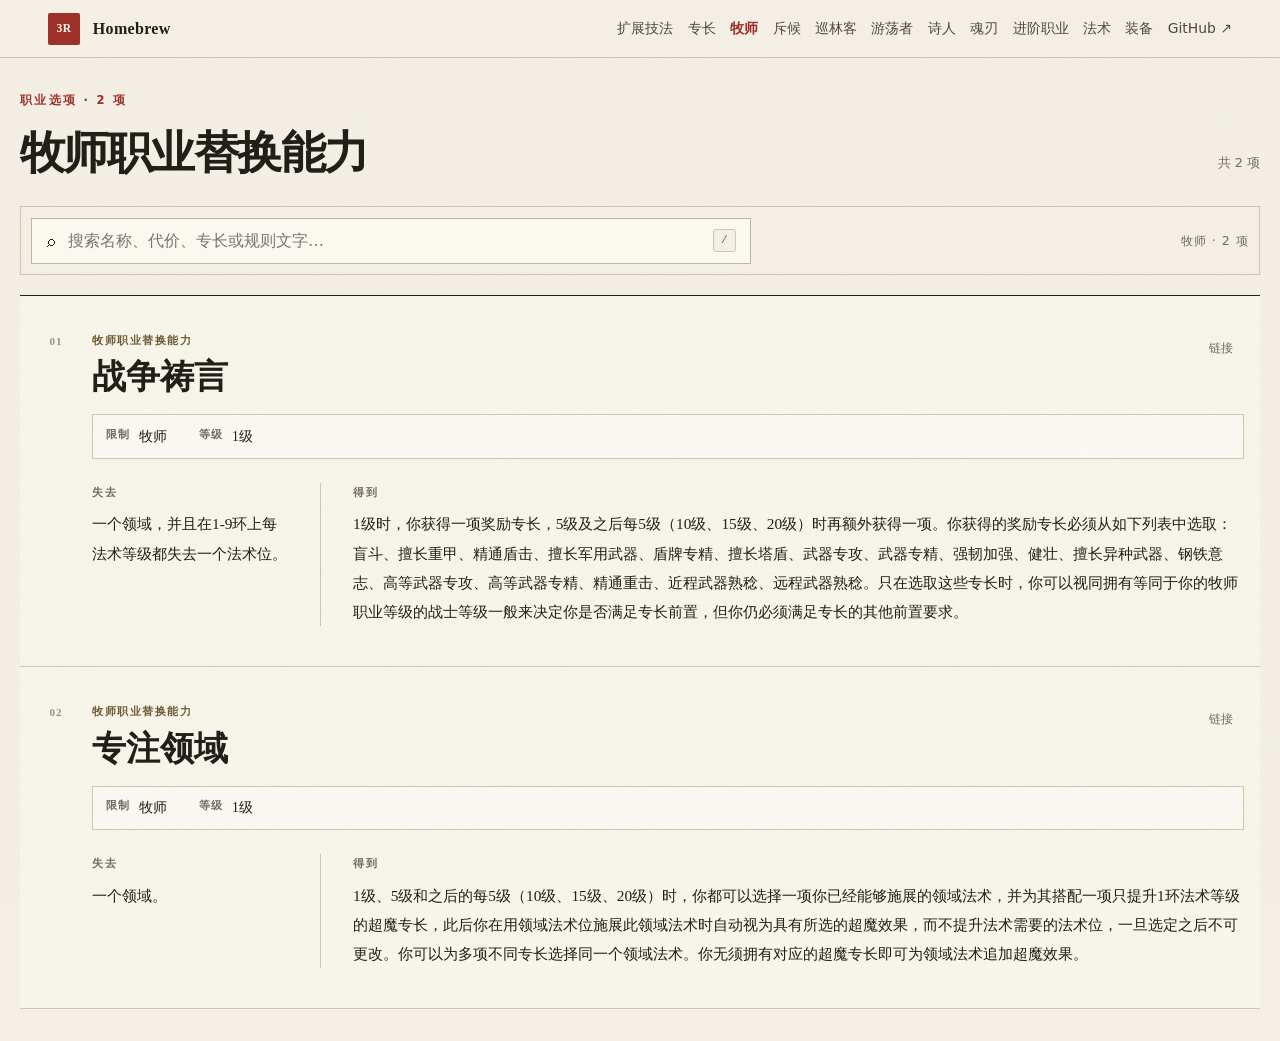
<file: cleric-variants.html>
<!doctype html>
<html lang="zh-CN">
  <head>
    <meta charset="UTF-8" />
    <meta name="viewport" content="width=device-width, initial-scale=1.0" />
    <meta name="theme-color" content="#16130f" />
    <meta name="description" content="D&D 3.5e 中文房规资料库：牧师职业替换能力，包括战争祷言与专注领域。" />
    <meta property="og:title" content="牧师职业替换能力｜3R Homebrew" />
    <meta property="og:description" content="战争祷言与专注领域：两项 D&D 3.5e 牧师职业替换能力。" />
    <meta property="og:type" content="article" />
    <meta property="og:url" content="https://trafifholz.github.io/3r-homebrew/cleric-variants.html" />
    <meta name="twitter:card" content="summary" />
    <meta name="twitter:title" content="牧师职业替换能力｜3R Homebrew" />
    <meta name="twitter:description" content="战争祷言与专注领域：两项 D&D 3.5e 牧师职业替换能力。" />
    <title>牧师职业替换能力｜3R Homebrew</title>
    <link rel="icon" href="assets/favicon.svg" type="image/svg+xml" />
    <link rel="stylesheet" href="styles.css" />
    <script src="cleric-library.js" defer></script>
  </head>
  <body class="variant-page">
    <header class="site-header">
      <a class="brand" href="index.html" aria-label="3R Homebrew 首页"><span class="brand-mark" aria-hidden="true">3R</span><strong>Homebrew</strong></a>
      <nav aria-label="主导航">
        <a href="index.html">扩展技法</a>
        <a href="feats.html">专长</a><a href="cleric-variants.html" aria-current="page">牧师</a><a href="scout-rework.html">斥候</a><a href="ranger-update.html">巡林客</a><a href="rogue-update.html">游荡者</a><a href="bard-movements.html">诗人</a><a href="soulknife.html">魂刃</a><a href="prestige-classes.html">进阶职业</a><a href="harrowing.html">法术</a><a href="equipment.html">装备</a>
        <a href="https://github.com/TraFifholz/3r-homebrew" target="_blank" rel="noreferrer">GitHub ↗</a>
      </nav>
    </header>
    <main>
      <section class="library section-shell" id="library" aria-labelledby="library-title">
        <div class="section-heading library-heading">
          <div><p class="eyebrow">职业选项 · 2 项</p><h2 id="library-title">牧师职业替换能力</h2></div>
          <p id="result-count" role="status" aria-live="polite">共 2 项</p>
        </div>
        <div class="toolbar domain-toolbar" aria-label="职业替换能力搜索工具">
          <label class="search-box">
            <span class="sr-only">搜索职业替换能力</span>
            <span aria-hidden="true">⌕</span>
            <input id="search" type="search" placeholder="搜索名称、代价、专长或规则文字…" autocomplete="off" />
            <kbd>/</kbd>
          </label>
          <p class="toolbar-note">牧师 · 2 项</p>
        </div>
        <div class="technique-list" id="variant-list">
          <article class="technique-card variant-card" id="cleric-variant-01" data-search="战争祷言 牧师 1级 领域 法术位 奖励专长 战士等级">
            <div class="card-index" aria-hidden="true">01</div>
            <div class="card-body">
              <header>
                <div><p class="type-label">牧师职业替换能力</p><h3>战争祷言</h3></div>
                <button class="copy-link" type="button" data-anchor="cleric-variant-01" title="复制此能力的链接" aria-label="复制战争祷言的链接">链接</button>
              </header>
              <dl class="variant-meta">
                <div><dt>限制</dt><dd>牧师</dd></div>
                <div><dt>等级</dt><dd>1级</dd></div>
              </dl>
              <dl class="rule-block variant-rule-block">
                <div class="loss"><dt>失去</dt><dd>一个领域，并且在1-9环上每法术等级都失去一个法术位。</dd></div>
                <div class="gain"><dt>得到</dt><dd>1级时，你获得一项奖励专长，5级及之后每5级（10级、15级、20级）时再额外获得一项。你获得的奖励专长必须从如下列表中选取：盲斗、擅长重甲、精通盾击、擅长军用武器、盾牌专精、擅长塔盾、武器专攻、武器专精、强韧加强、健壮、擅长异种武器、钢铁意志、高等武器专攻、高等武器专精、精通重击、近程武器熟稔、远程武器熟稔。只在选取这些专长时，你可以视同拥有等同于你的牧师职业等级的战士等级一般来决定你是否满足专长前置，但你仍必须满足专长的其他前置要求。</dd></div>
              </dl>
            </div>
          </article>
          <article class="technique-card variant-card" id="cleric-variant-02" data-search="专注领域 牧师 1级 领域法术 超魔专长 领域法术位">
            <div class="card-index" aria-hidden="true">02</div>
            <div class="card-body">
              <header>
                <div><p class="type-label">牧师职业替换能力</p><h3>专注领域</h3></div>
                <button class="copy-link" type="button" data-anchor="cleric-variant-02" title="复制此能力的链接" aria-label="复制专注领域的链接">链接</button>
              </header>
              <dl class="variant-meta">
                <div><dt>限制</dt><dd>牧师</dd></div>
                <div><dt>等级</dt><dd>1级</dd></div>
              </dl>
              <dl class="rule-block variant-rule-block">
                <div class="loss"><dt>失去</dt><dd>一个领域。</dd></div>
                <div class="gain"><dt>得到</dt><dd>1级、5级和之后的每5级（10级、15级、20级）时，你都可以选择一项你已经能够施展的领域法术，并为其搭配一项只提升1环法术等级的超魔专长，此后你在用领域法术位施展此领域法术时自动视为具有所选的超魔效果，而不提升法术需要的法术位，一旦选定之后不可更改。你可以为多项不同专长选择同一个领域法术。你无须拥有对应的超魔专长即可为领域法术追加超魔效果。</dd></div>
              </dl>
            </div>
          </article>
        </div>
        <div class="empty-state" id="empty-state" hidden>
          <p class="empty-glyph" aria-hidden="true">∅</p>
          <h3>没有找到对应能力</h3>
          <p>试试搜索“领域”“法术位”“专长”或具体名称。</p>
          <button class="button button-ghost" id="clear-search" type="button">清除搜索</button>
        </div>
      </section>
    </main>
  </body>
</html>
</file>
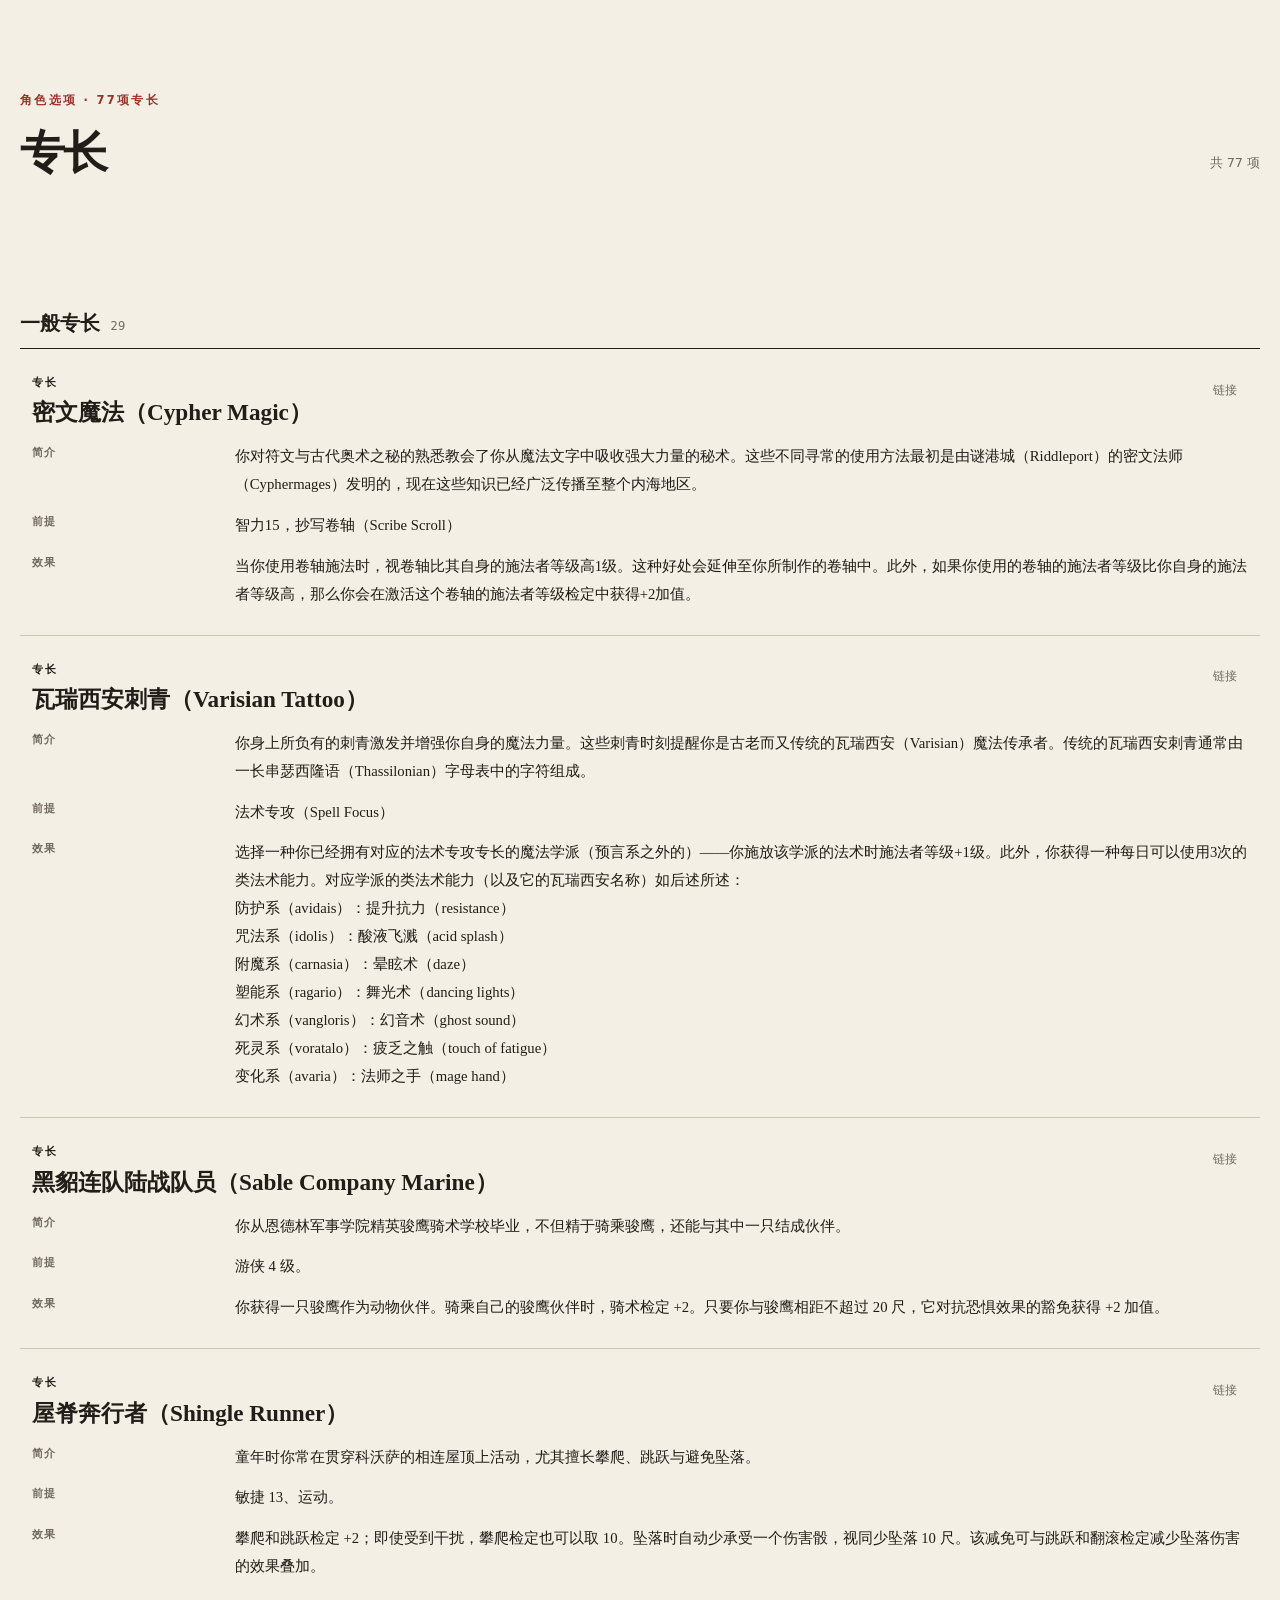
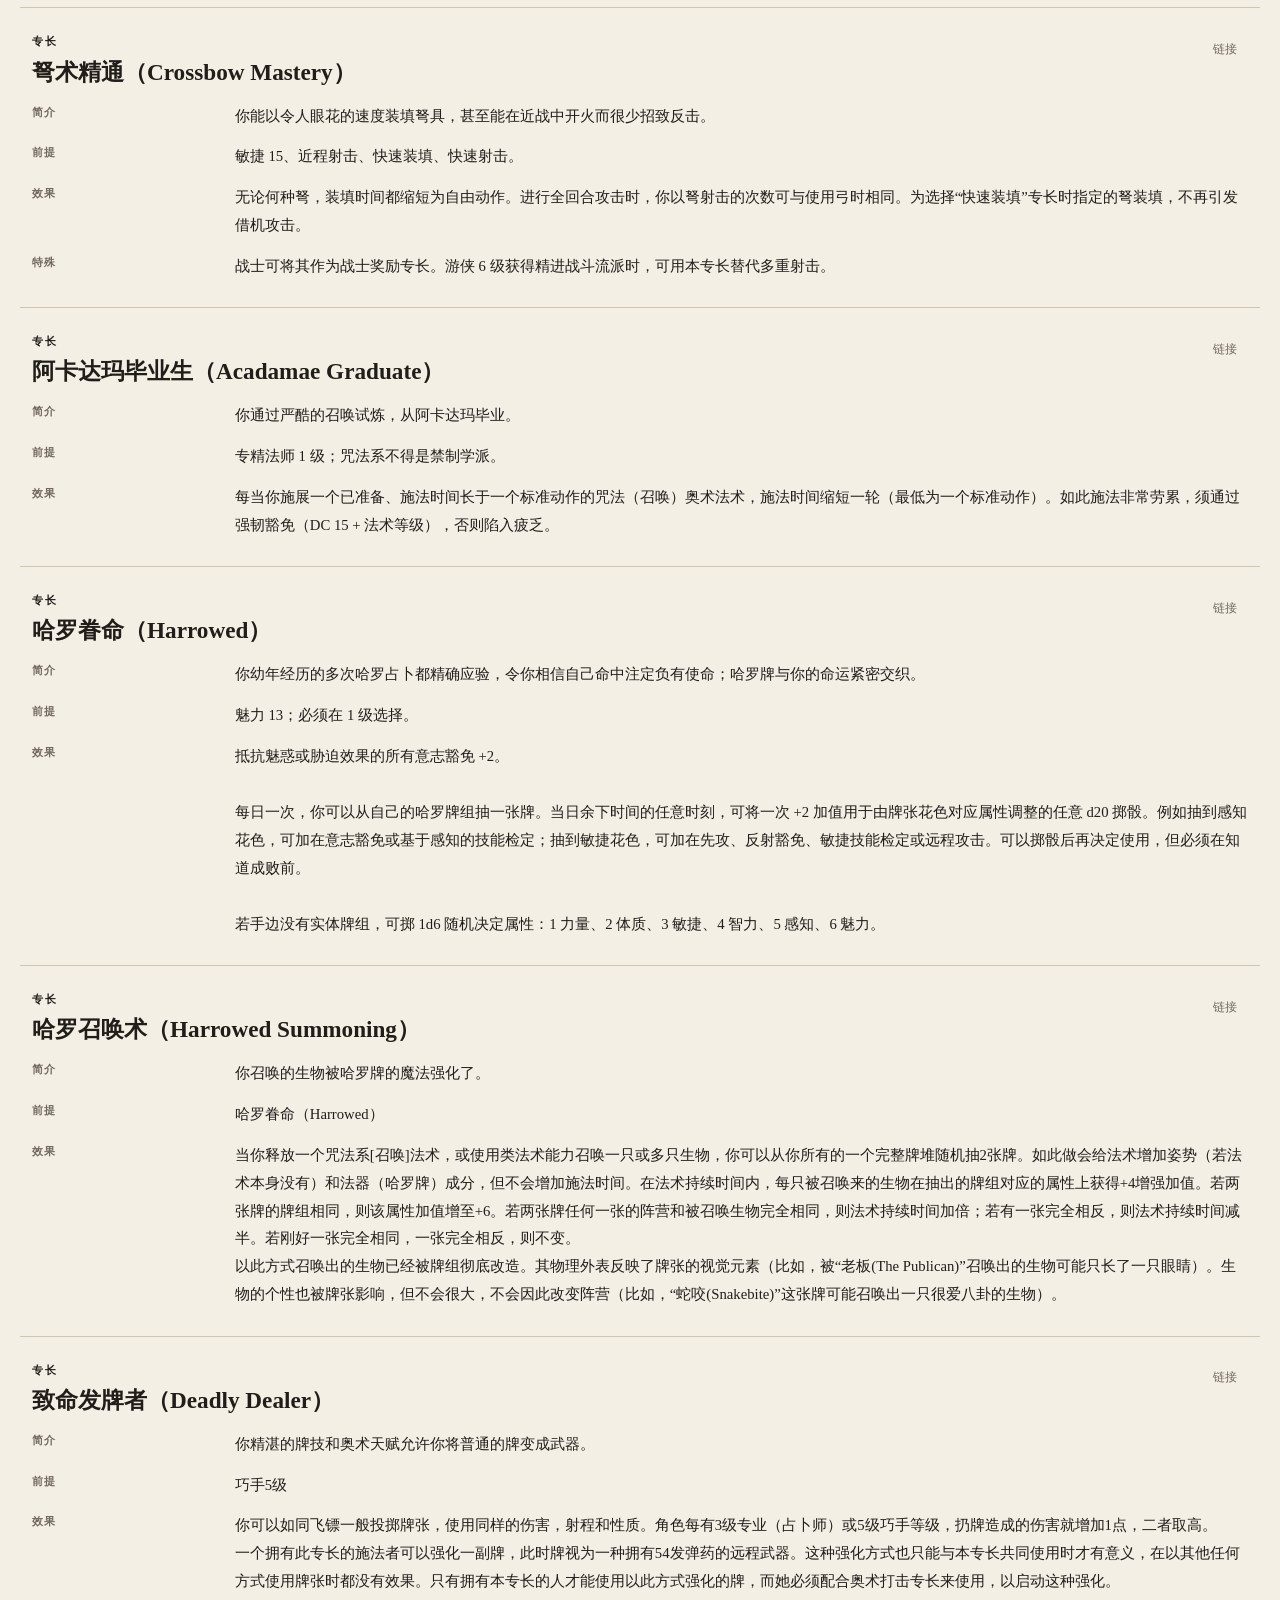
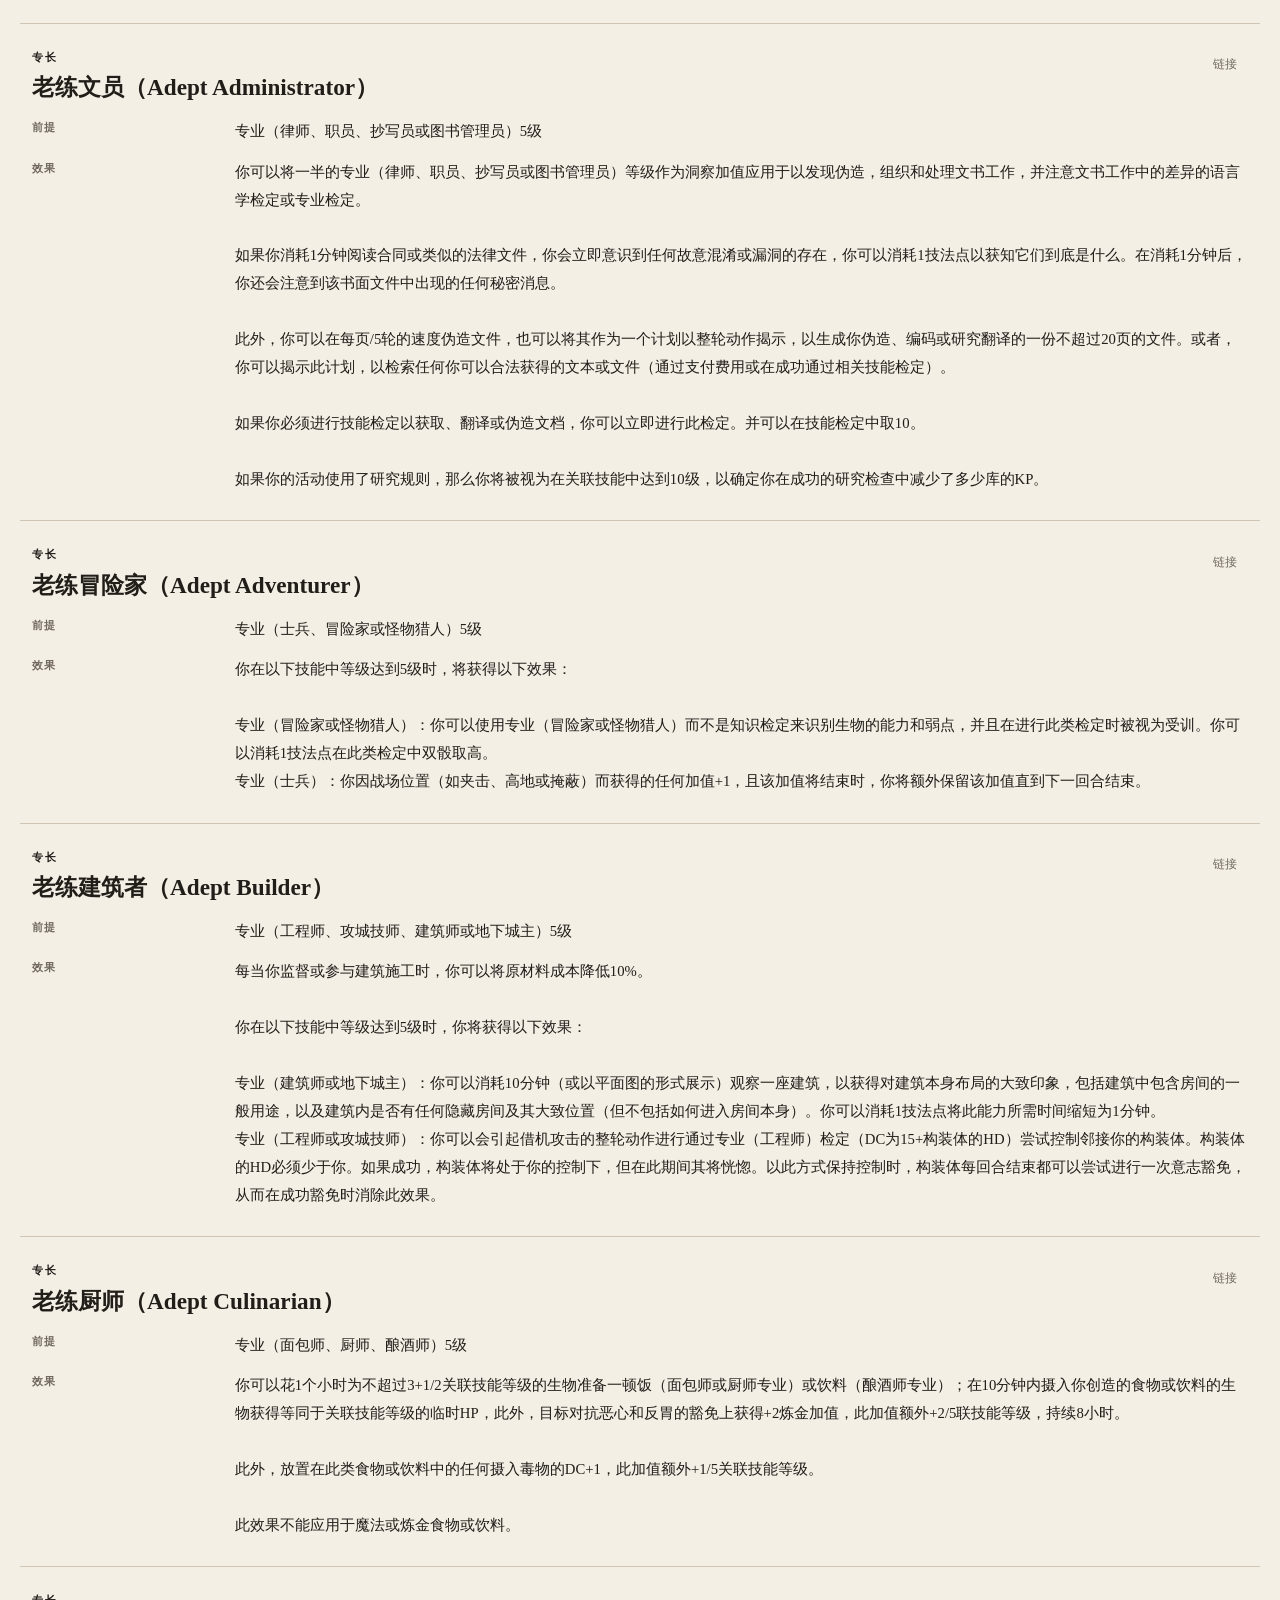
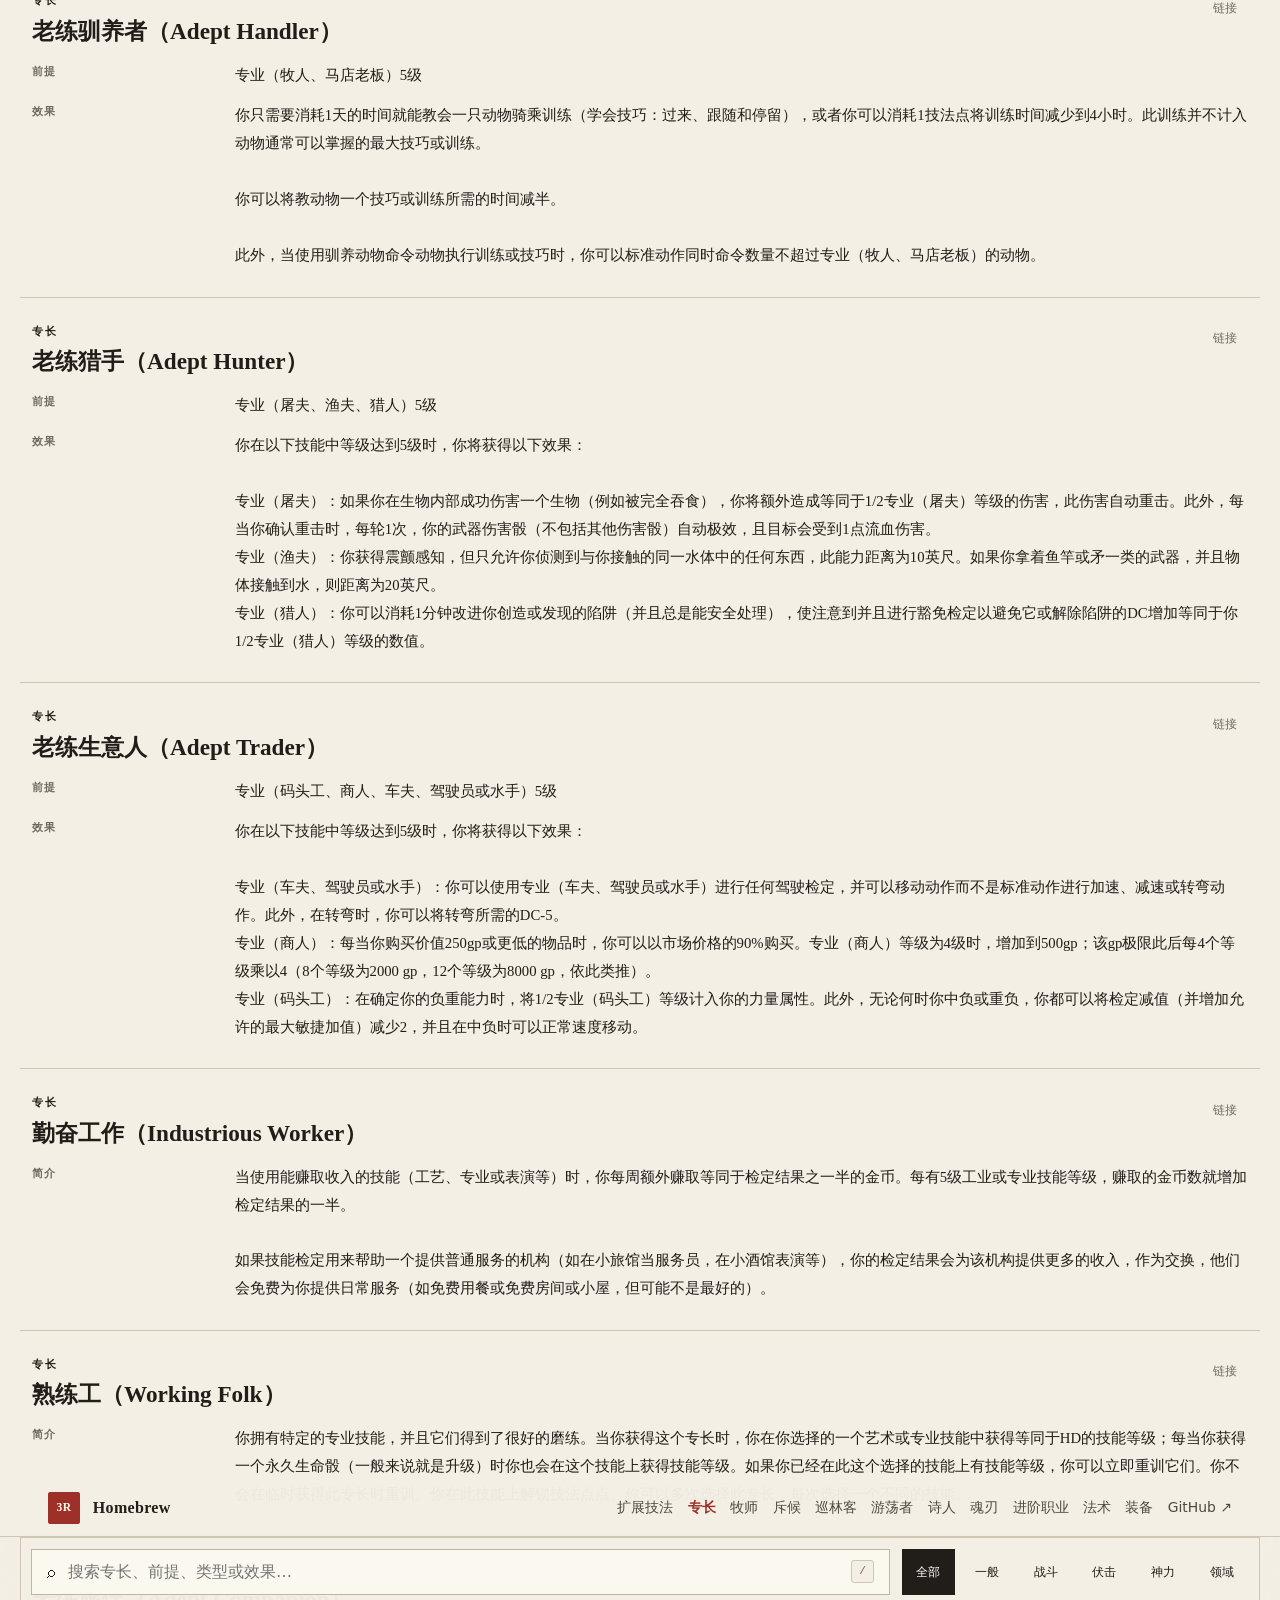
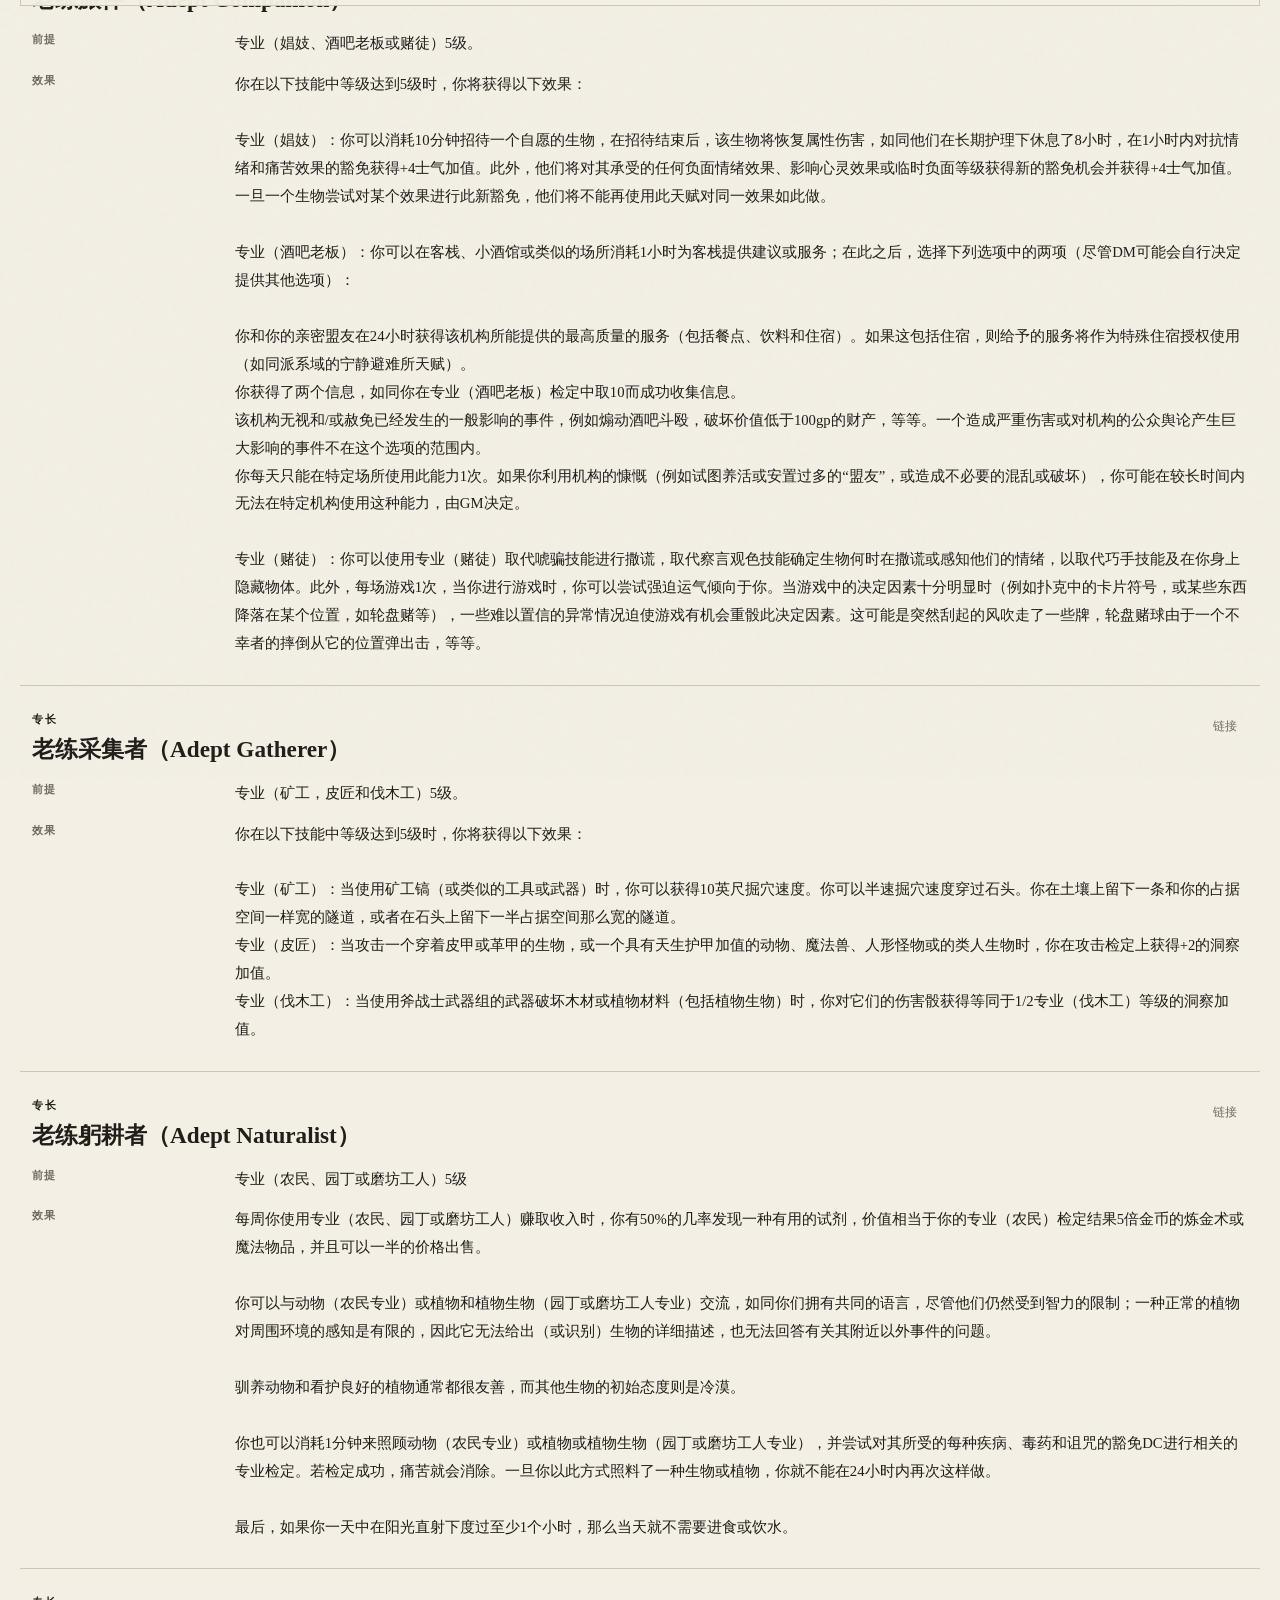
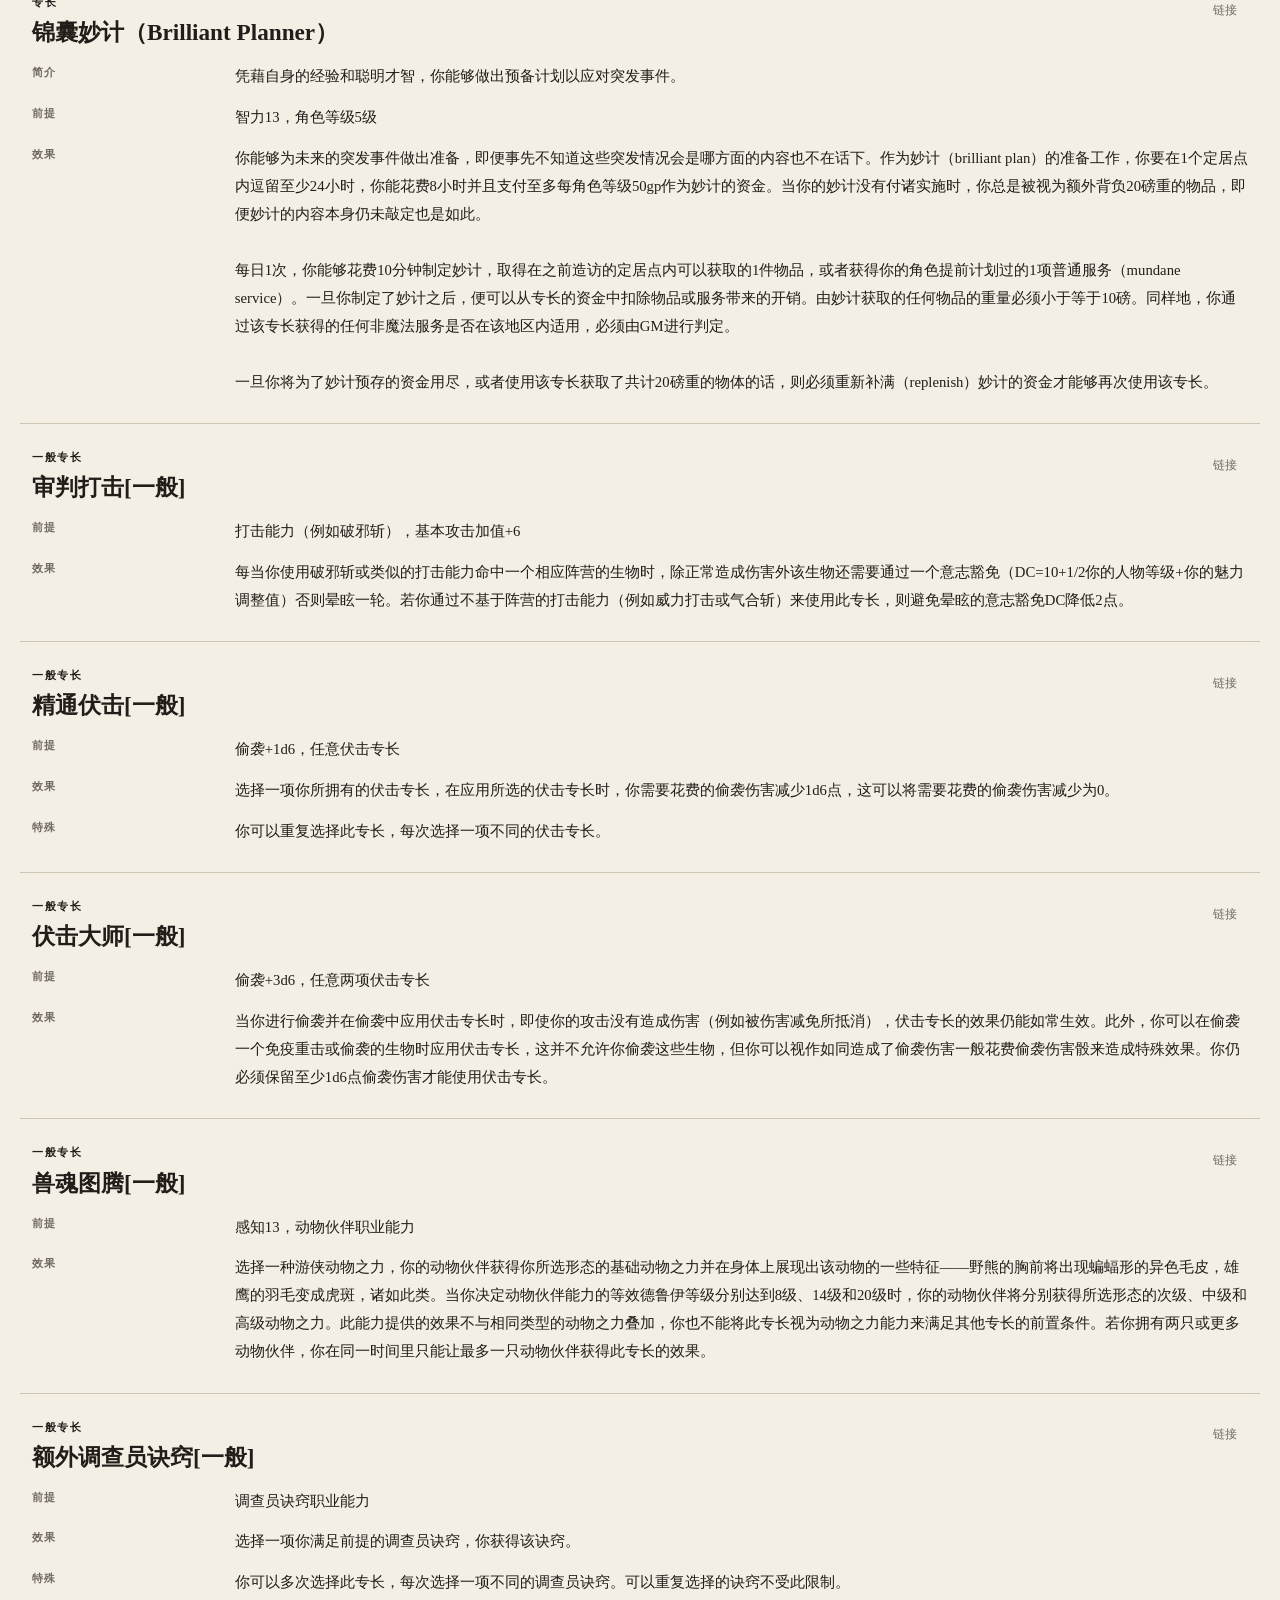
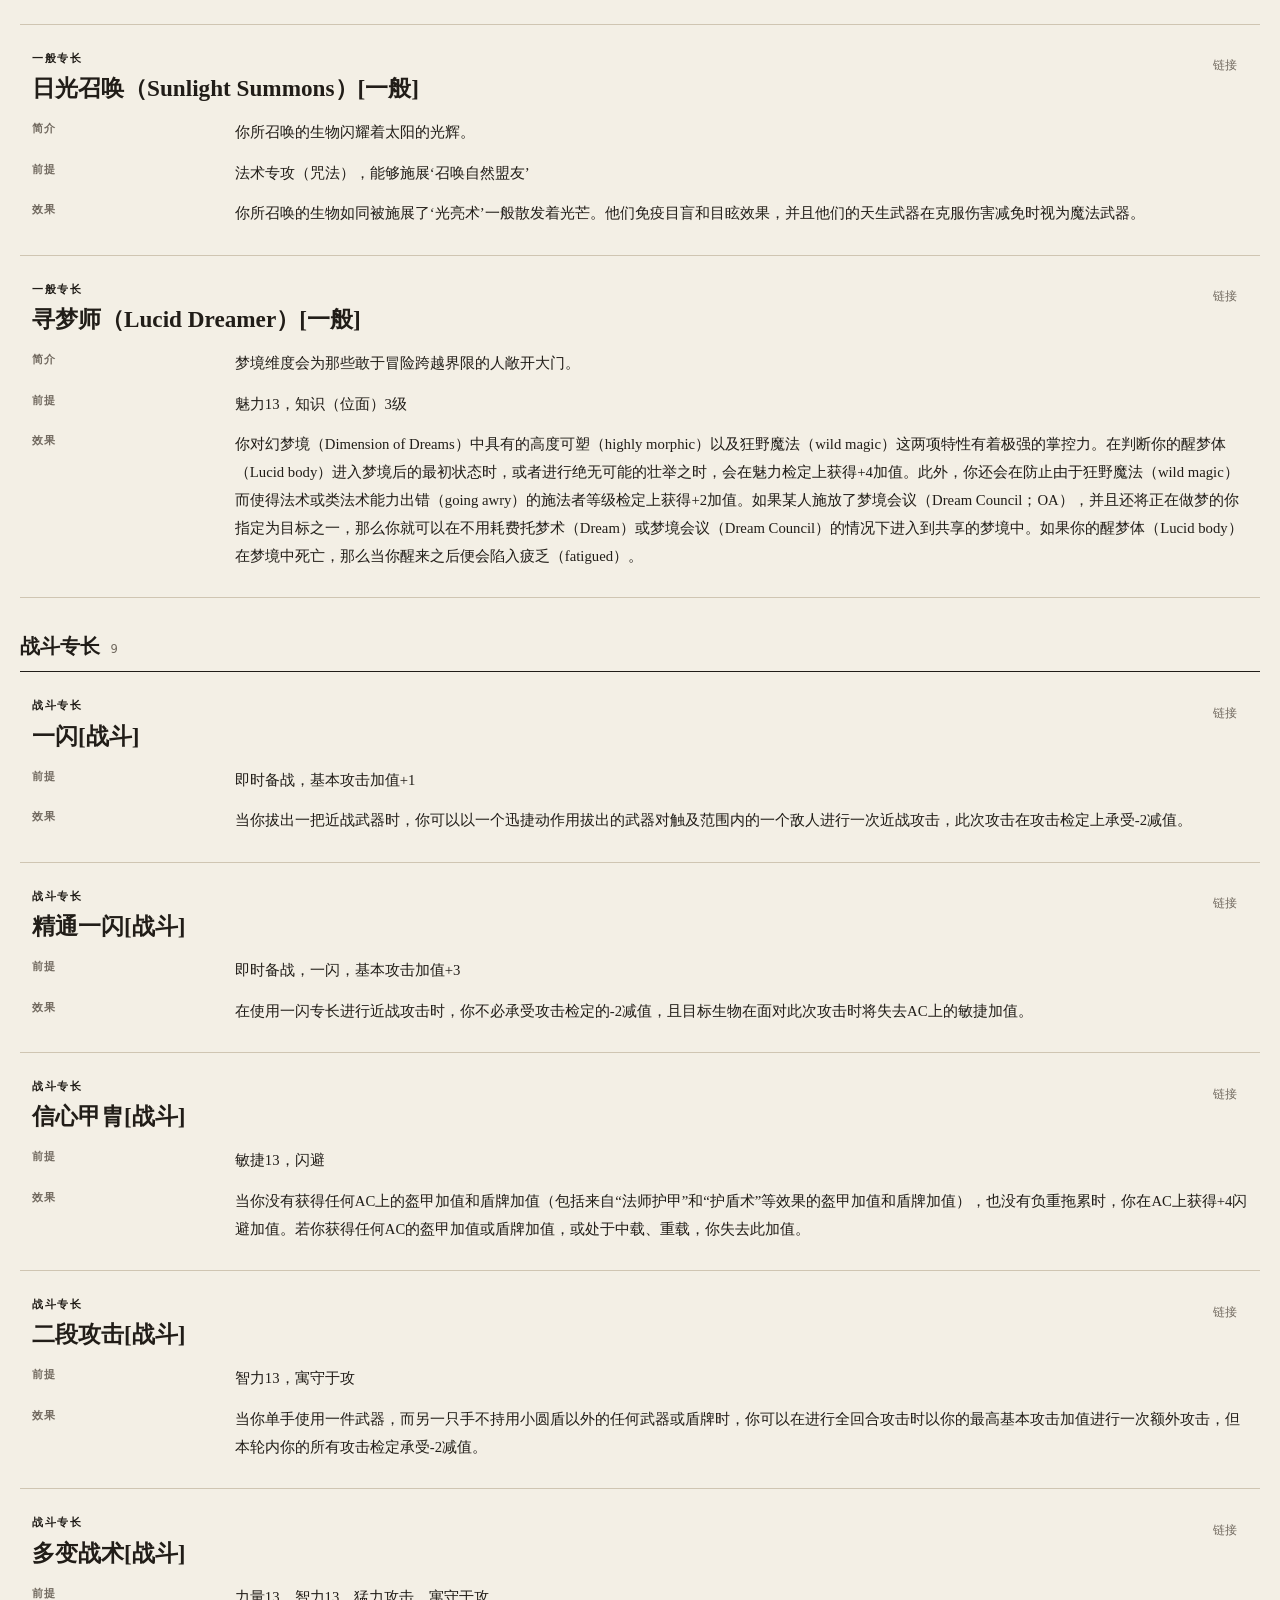
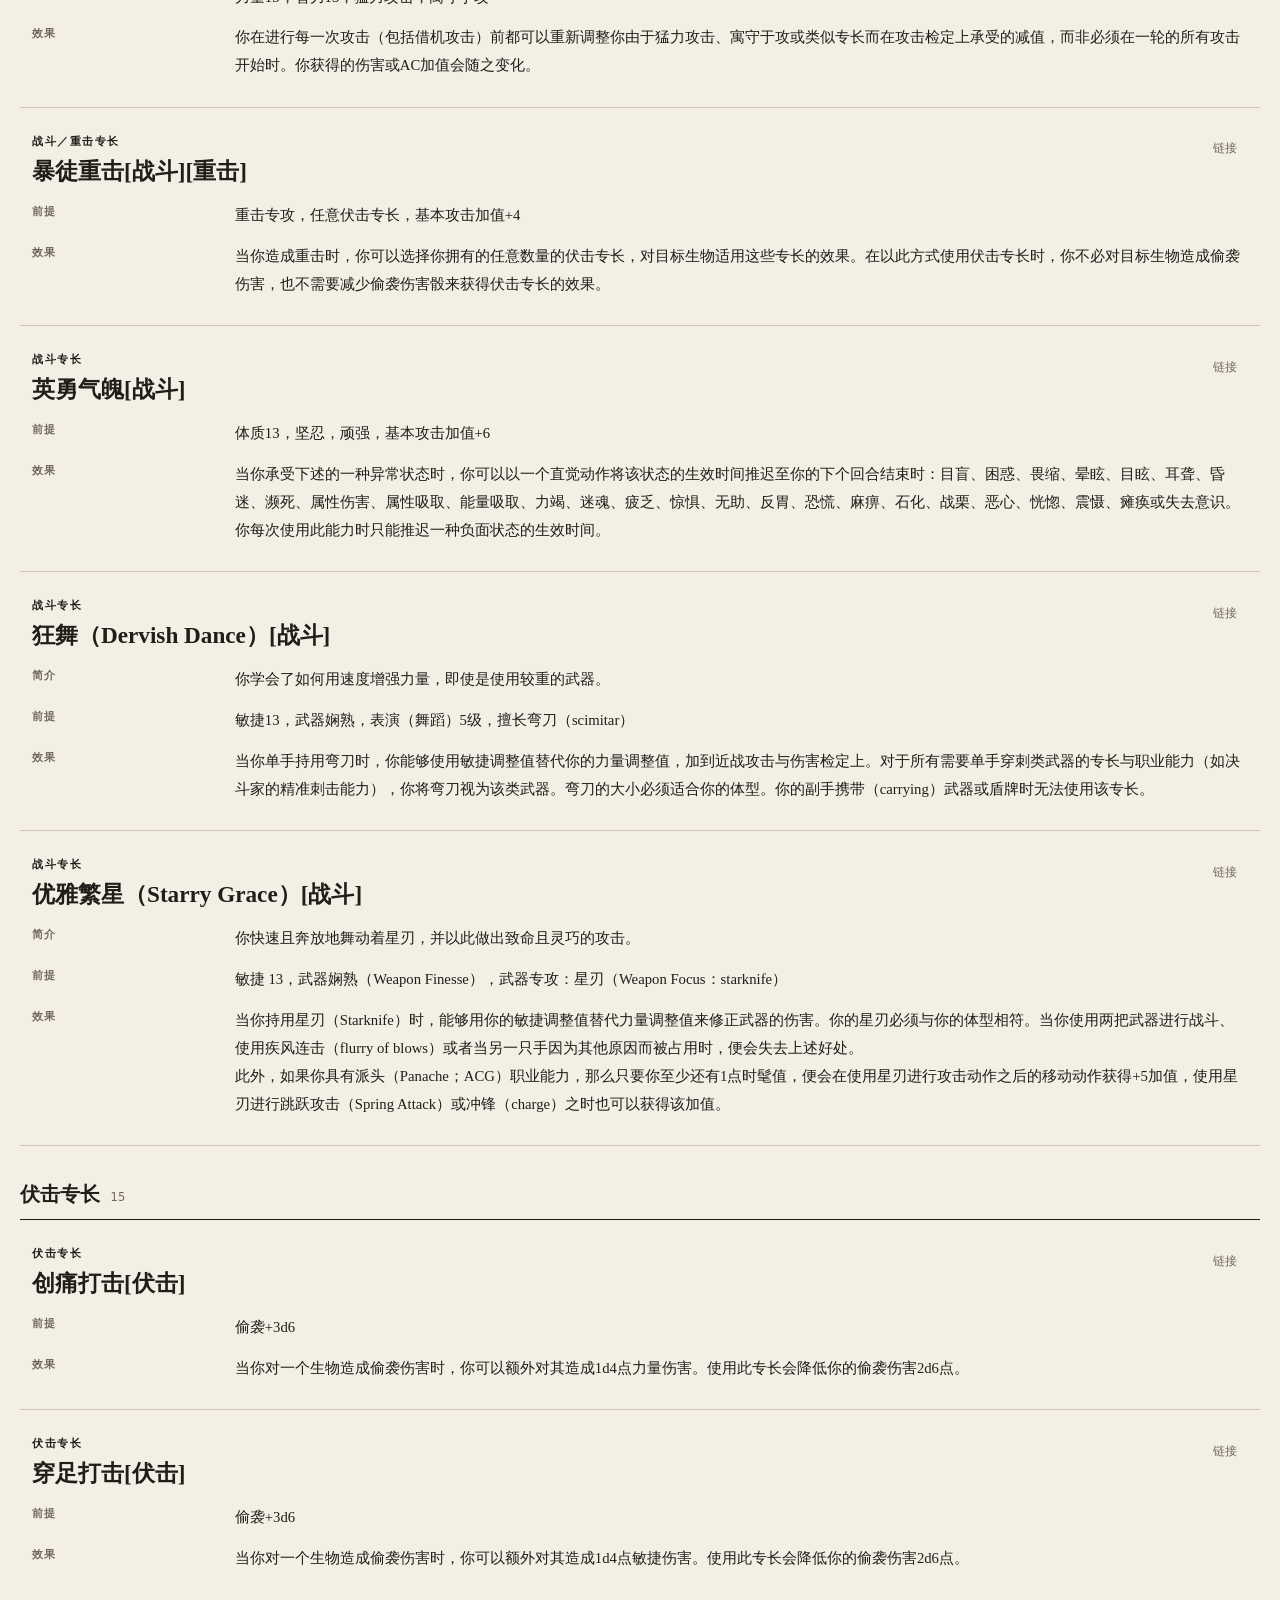
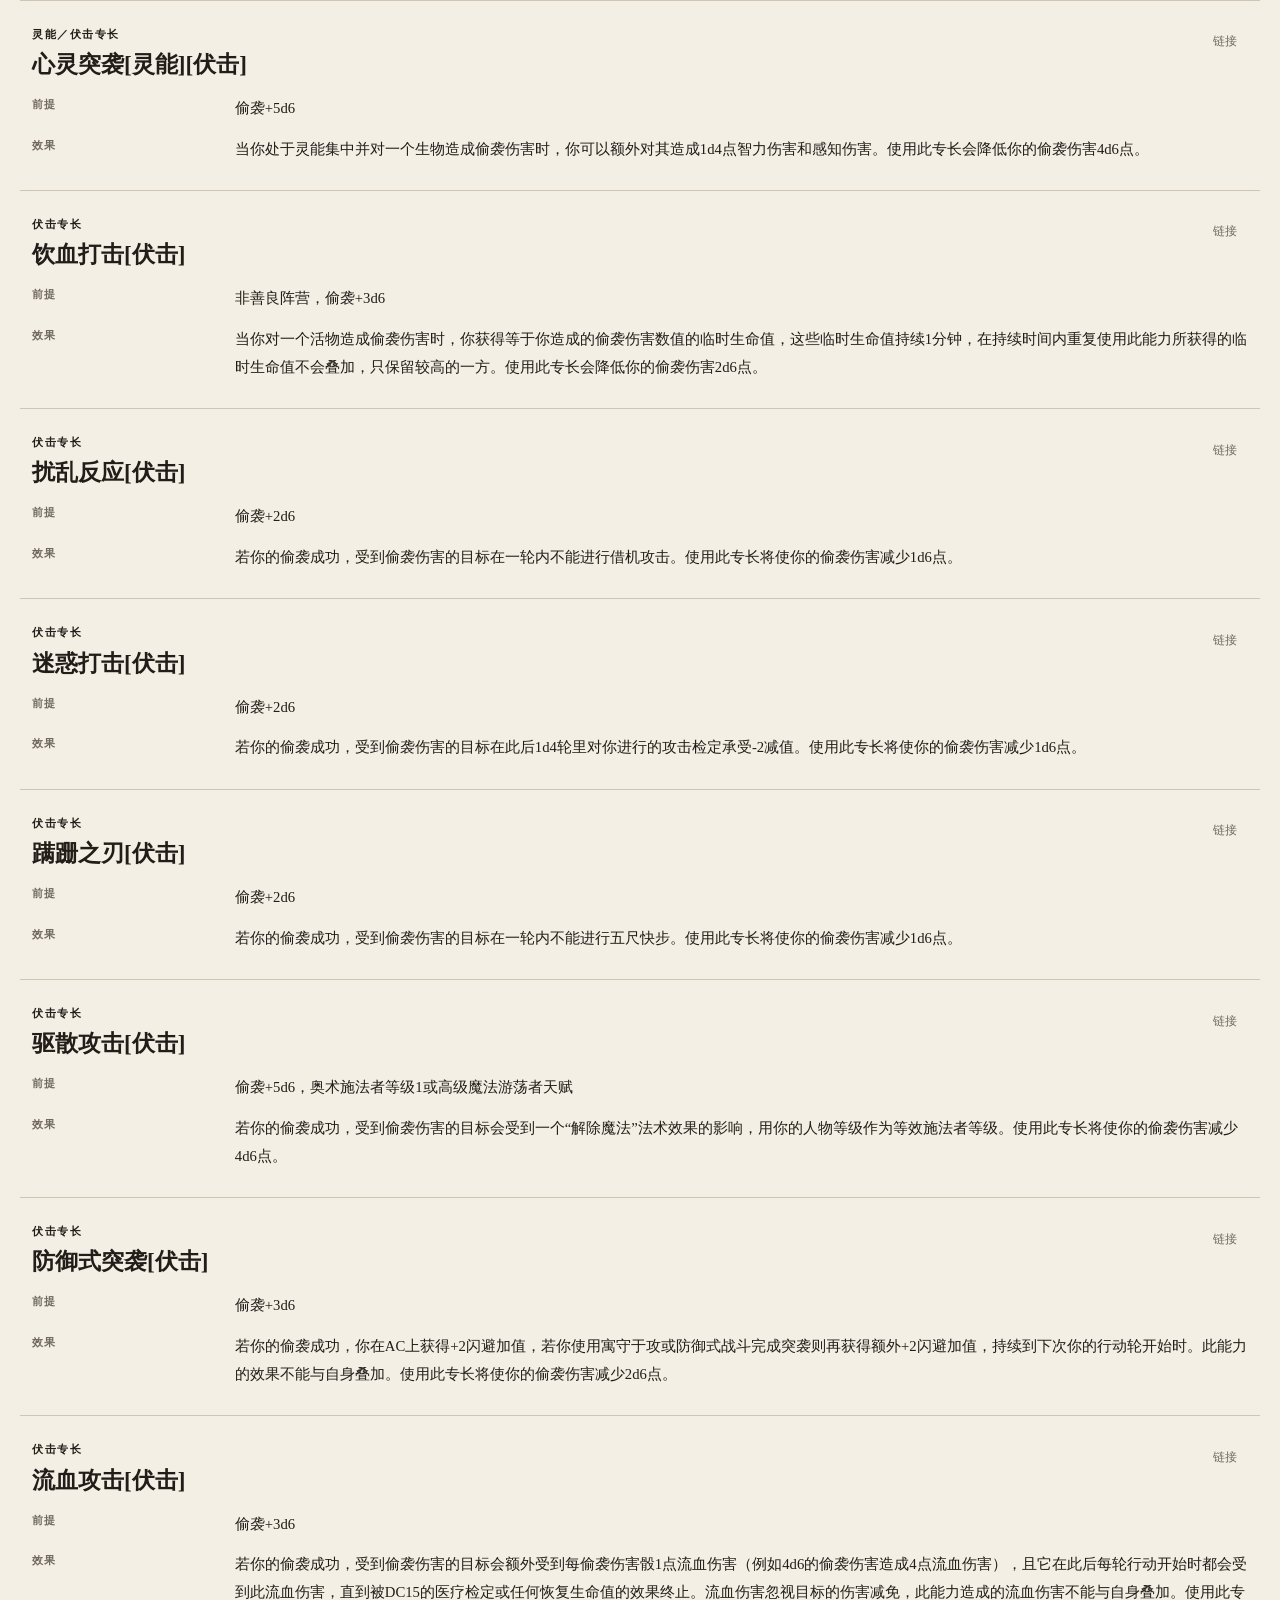
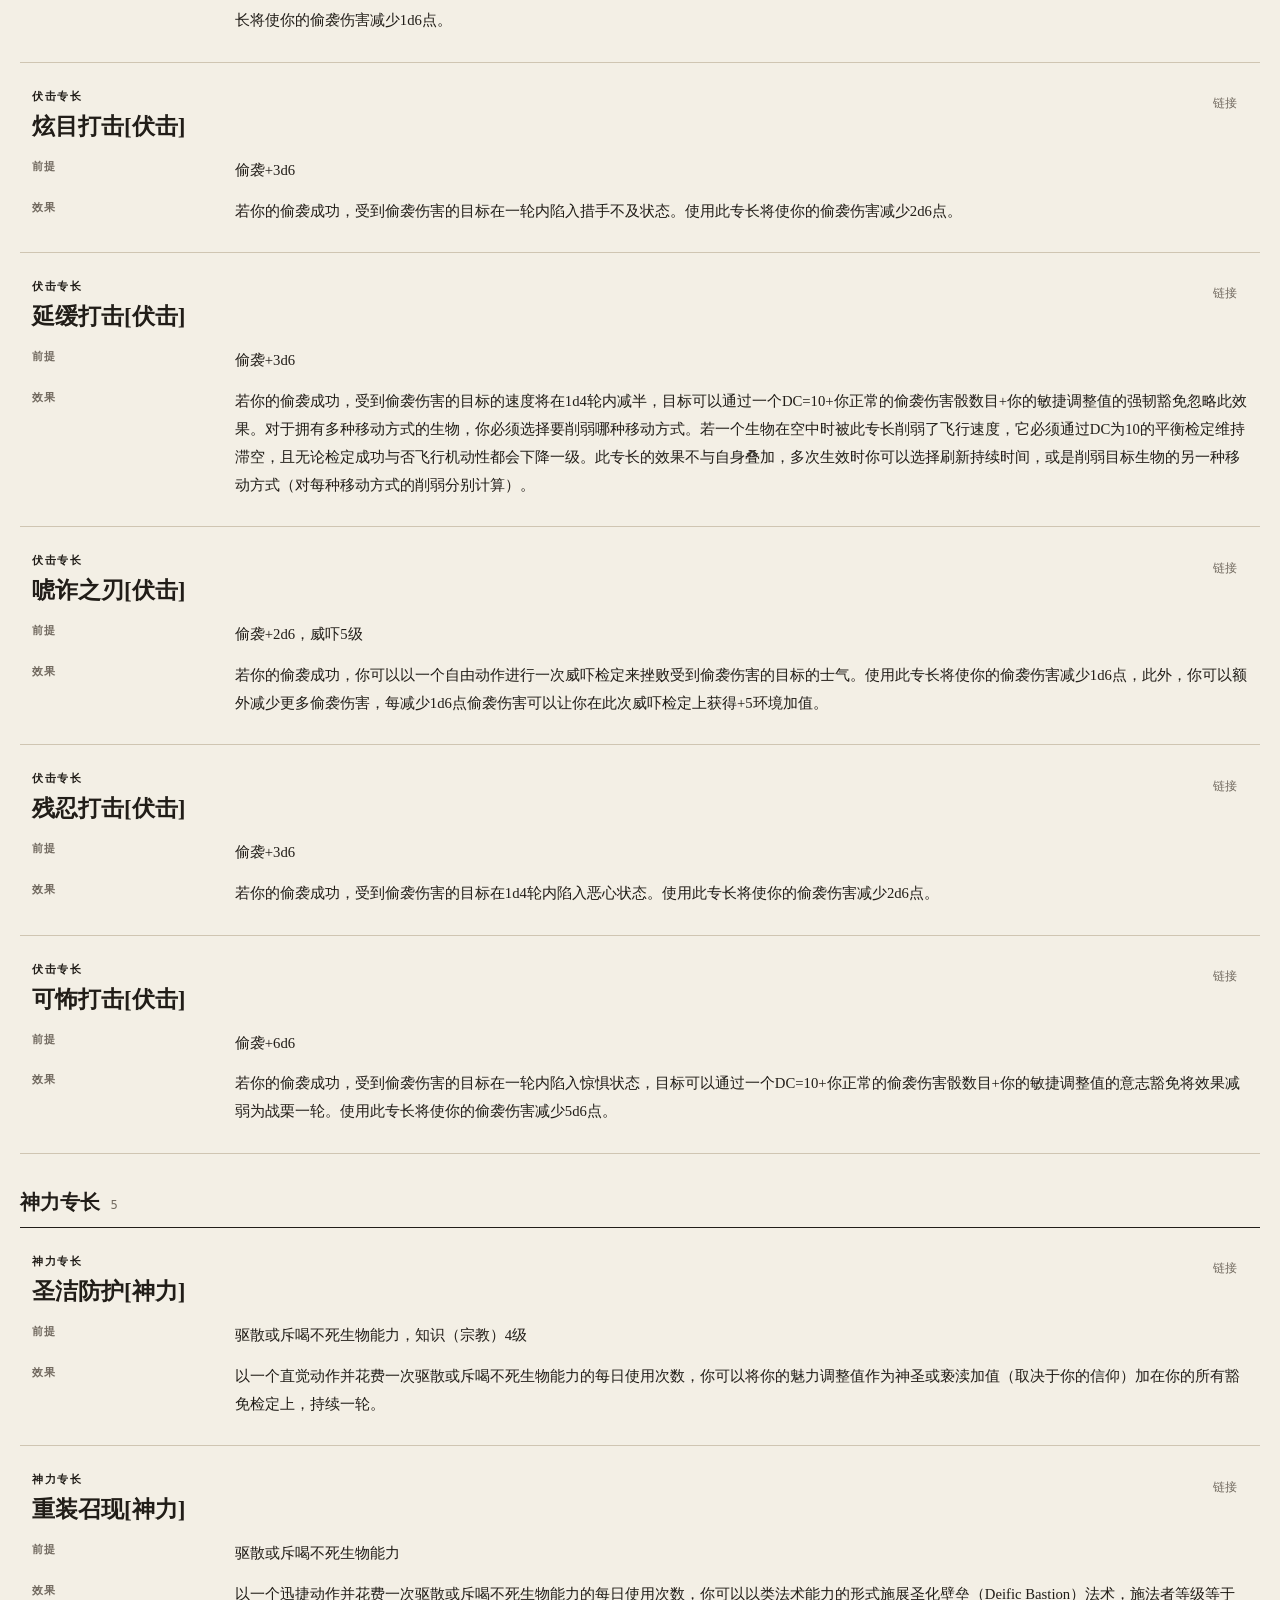
<file: domain-feats.html>
<!doctype html>
<html lang="zh-CN">
  <head>
    <meta charset="UTF-8" />
    <meta name="viewport" content="width=device-width, initial-scale=1.0" />
    <meta http-equiv="refresh" content="0; url=feats.html#feats-domain-51" />
    <link rel="canonical" href="https://trafifholz.github.io/3r-homebrew/feats.html" />
    <title>专长｜3R Homebrew</title>
    <script>
      const match = location.hash.match(/^#domain-feat-(\d+)$/);
      if (match) location.replace(`feats.html#feats-domain-${String(50 + Number(match[1])).padStart(2, "0")}`);
    </script>
  </head>
  <body><p>领域专长已并入<a href="feats.html#feats-domain-51">专长页</a>。</p></body>
</html>
</file>
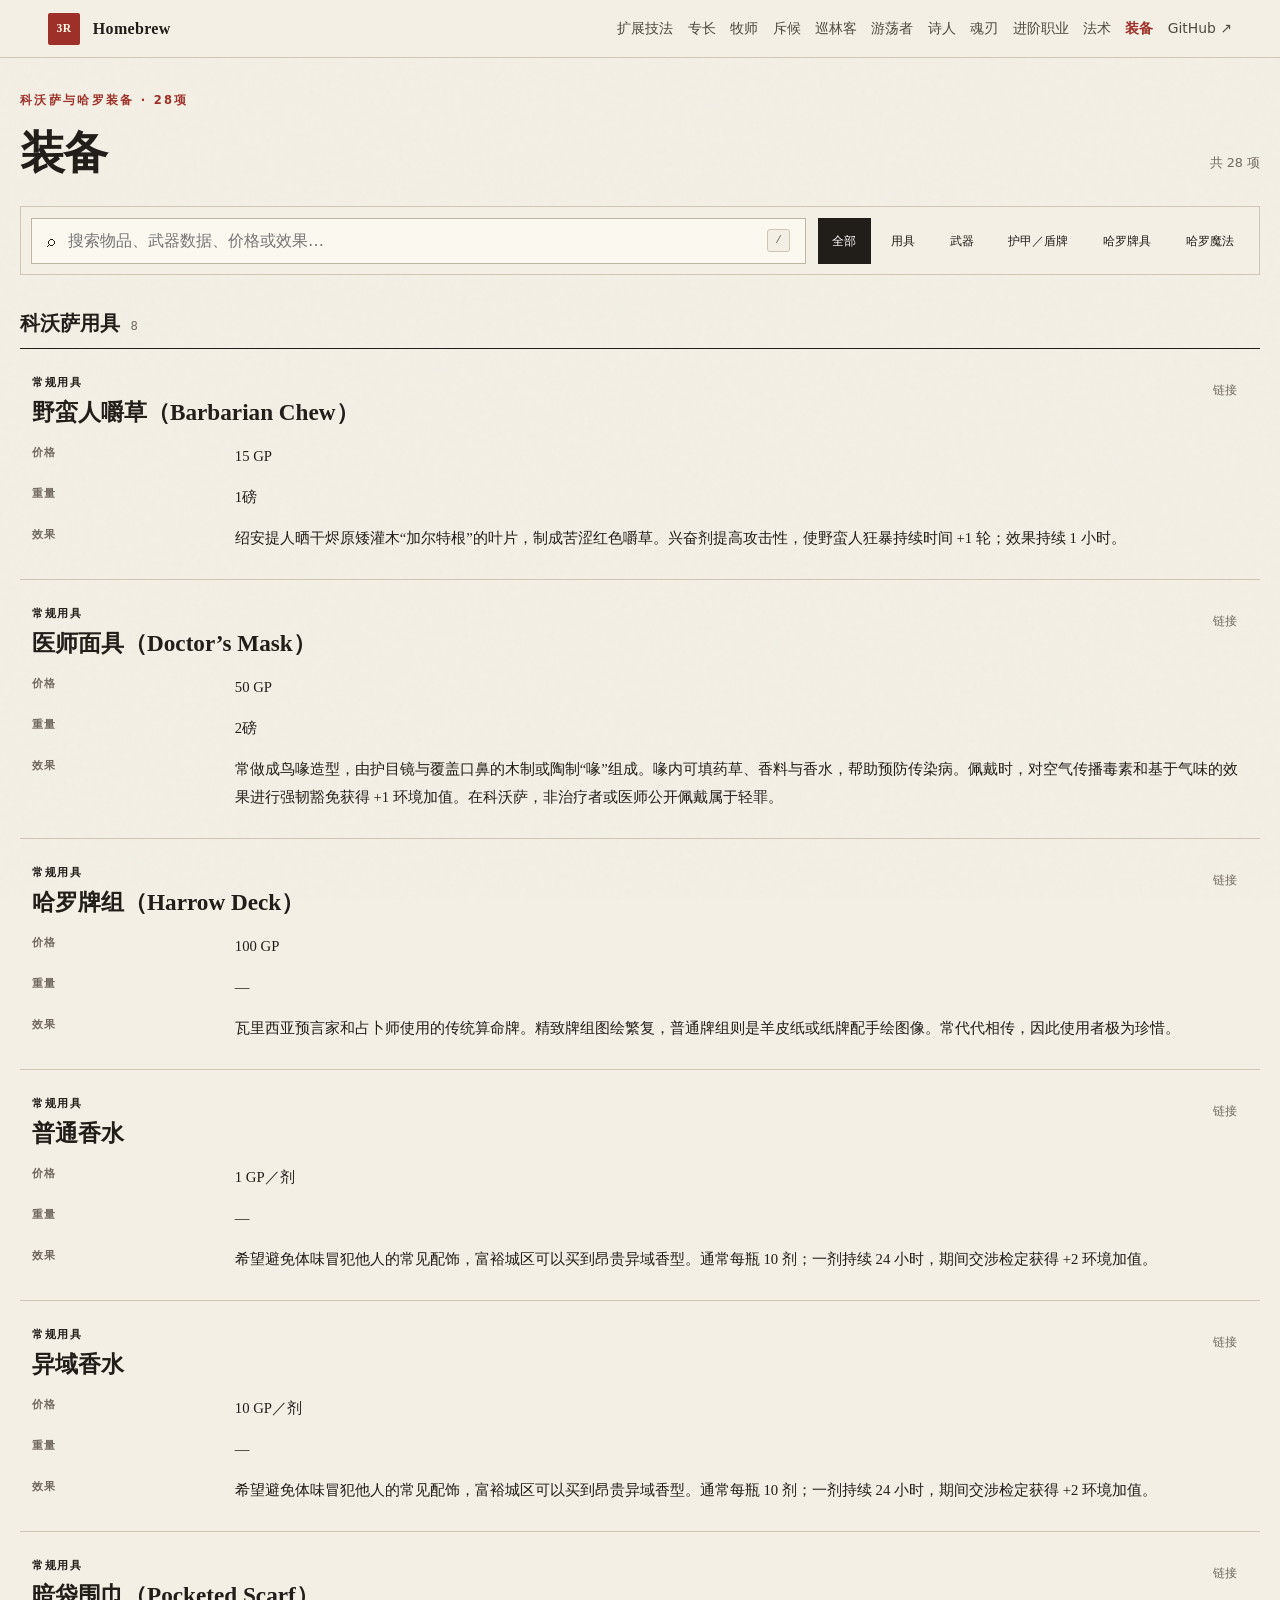
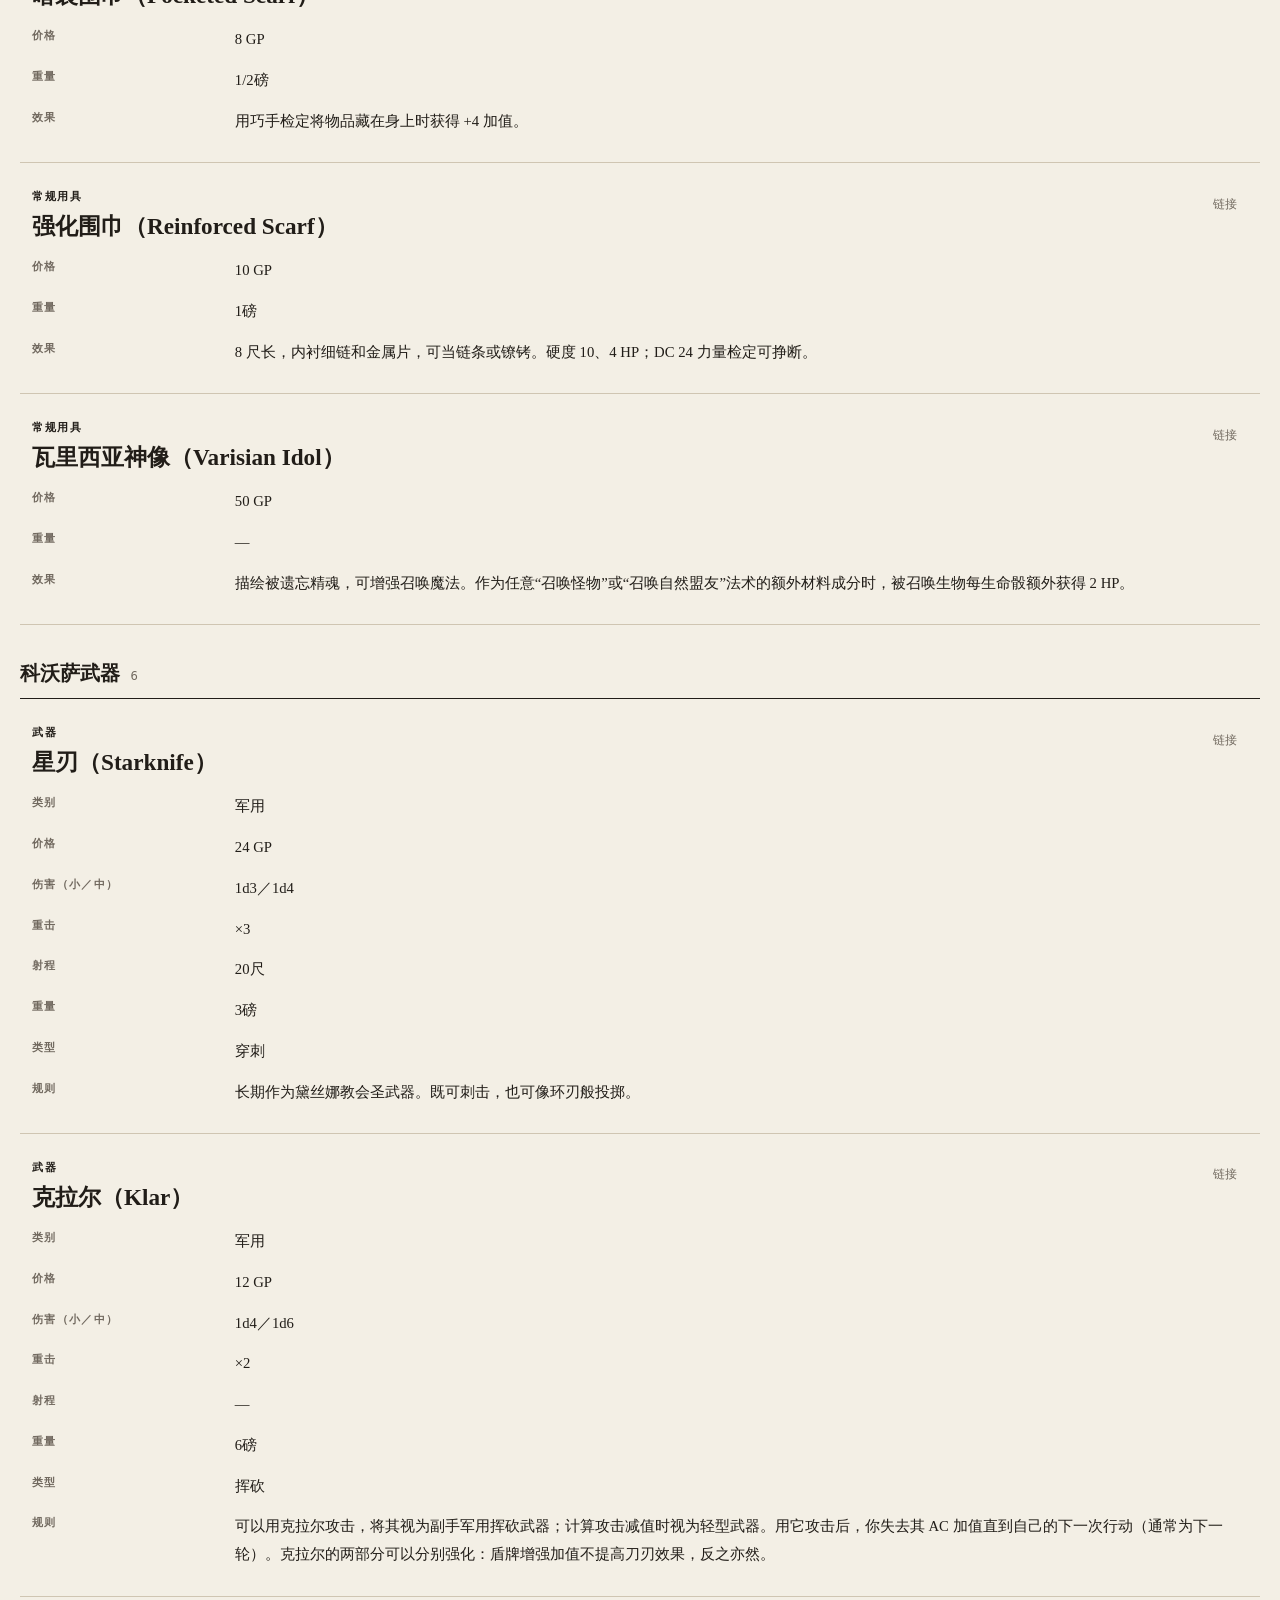
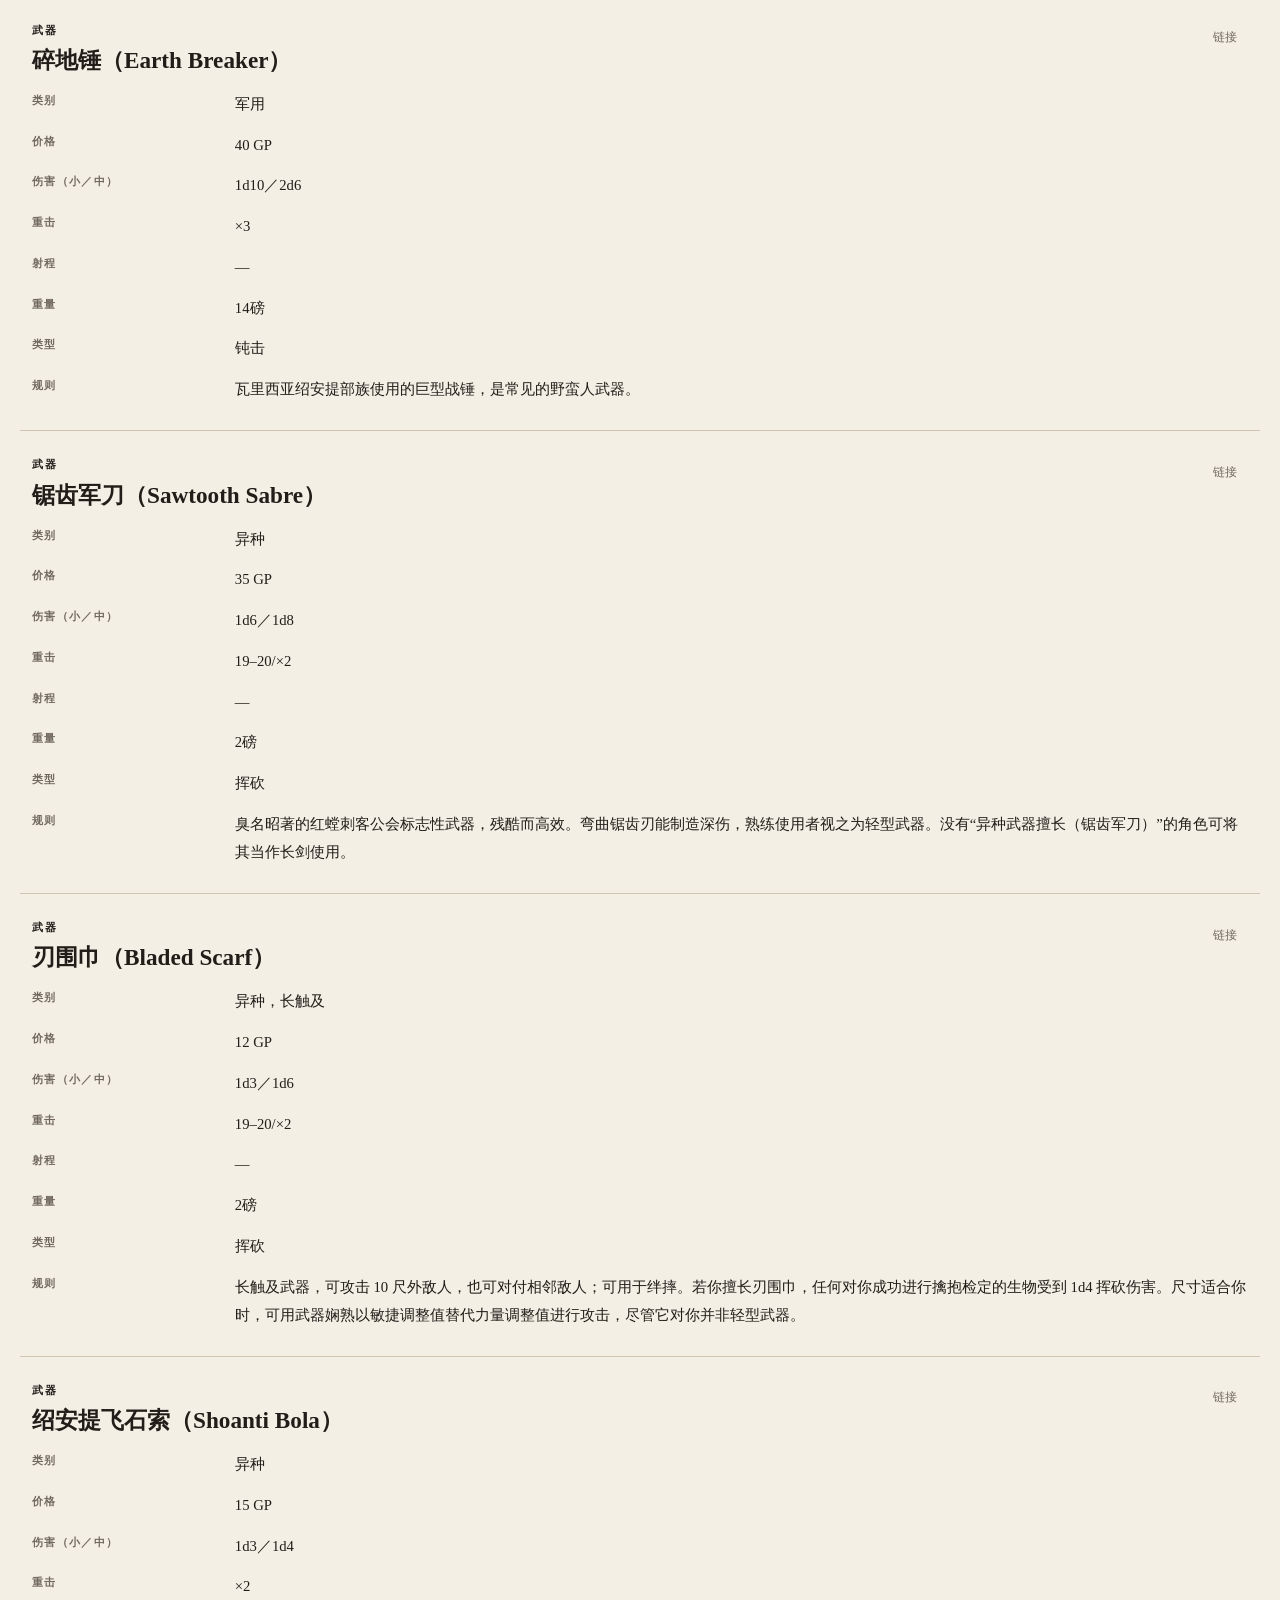
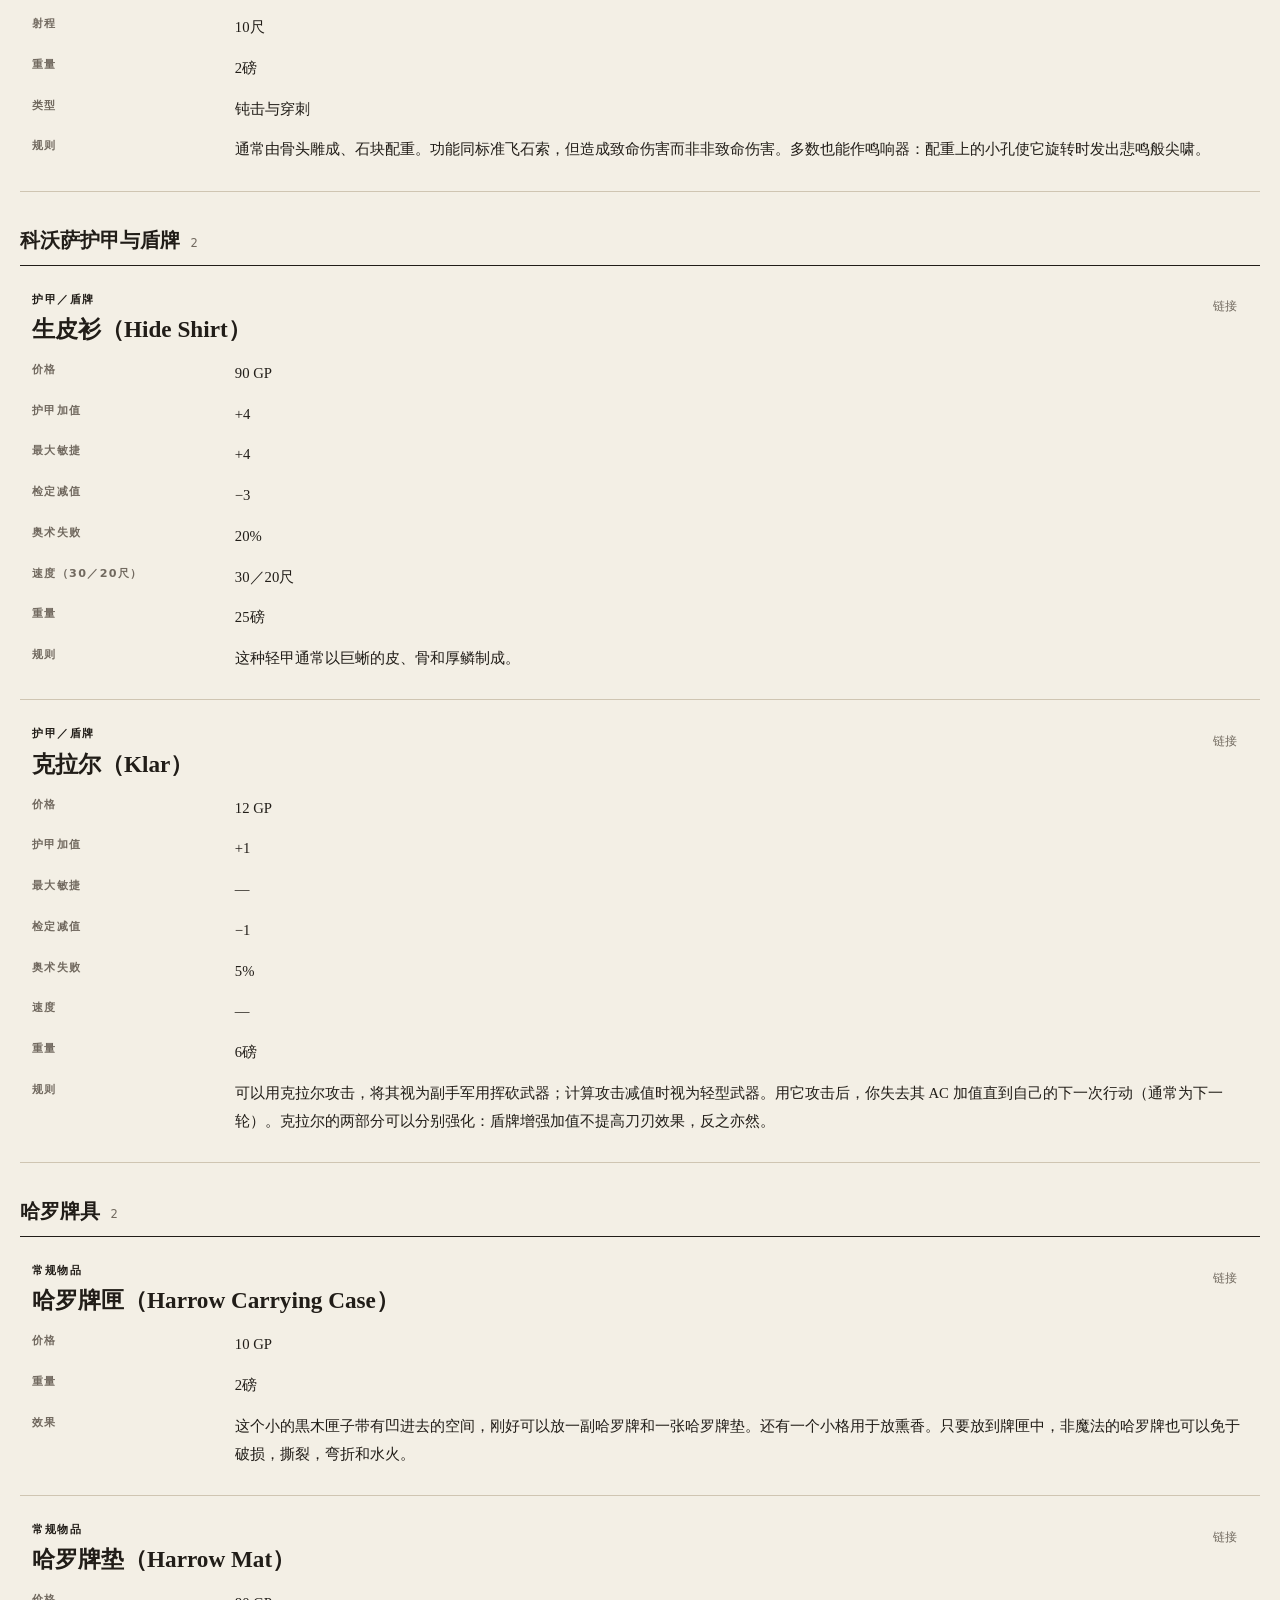
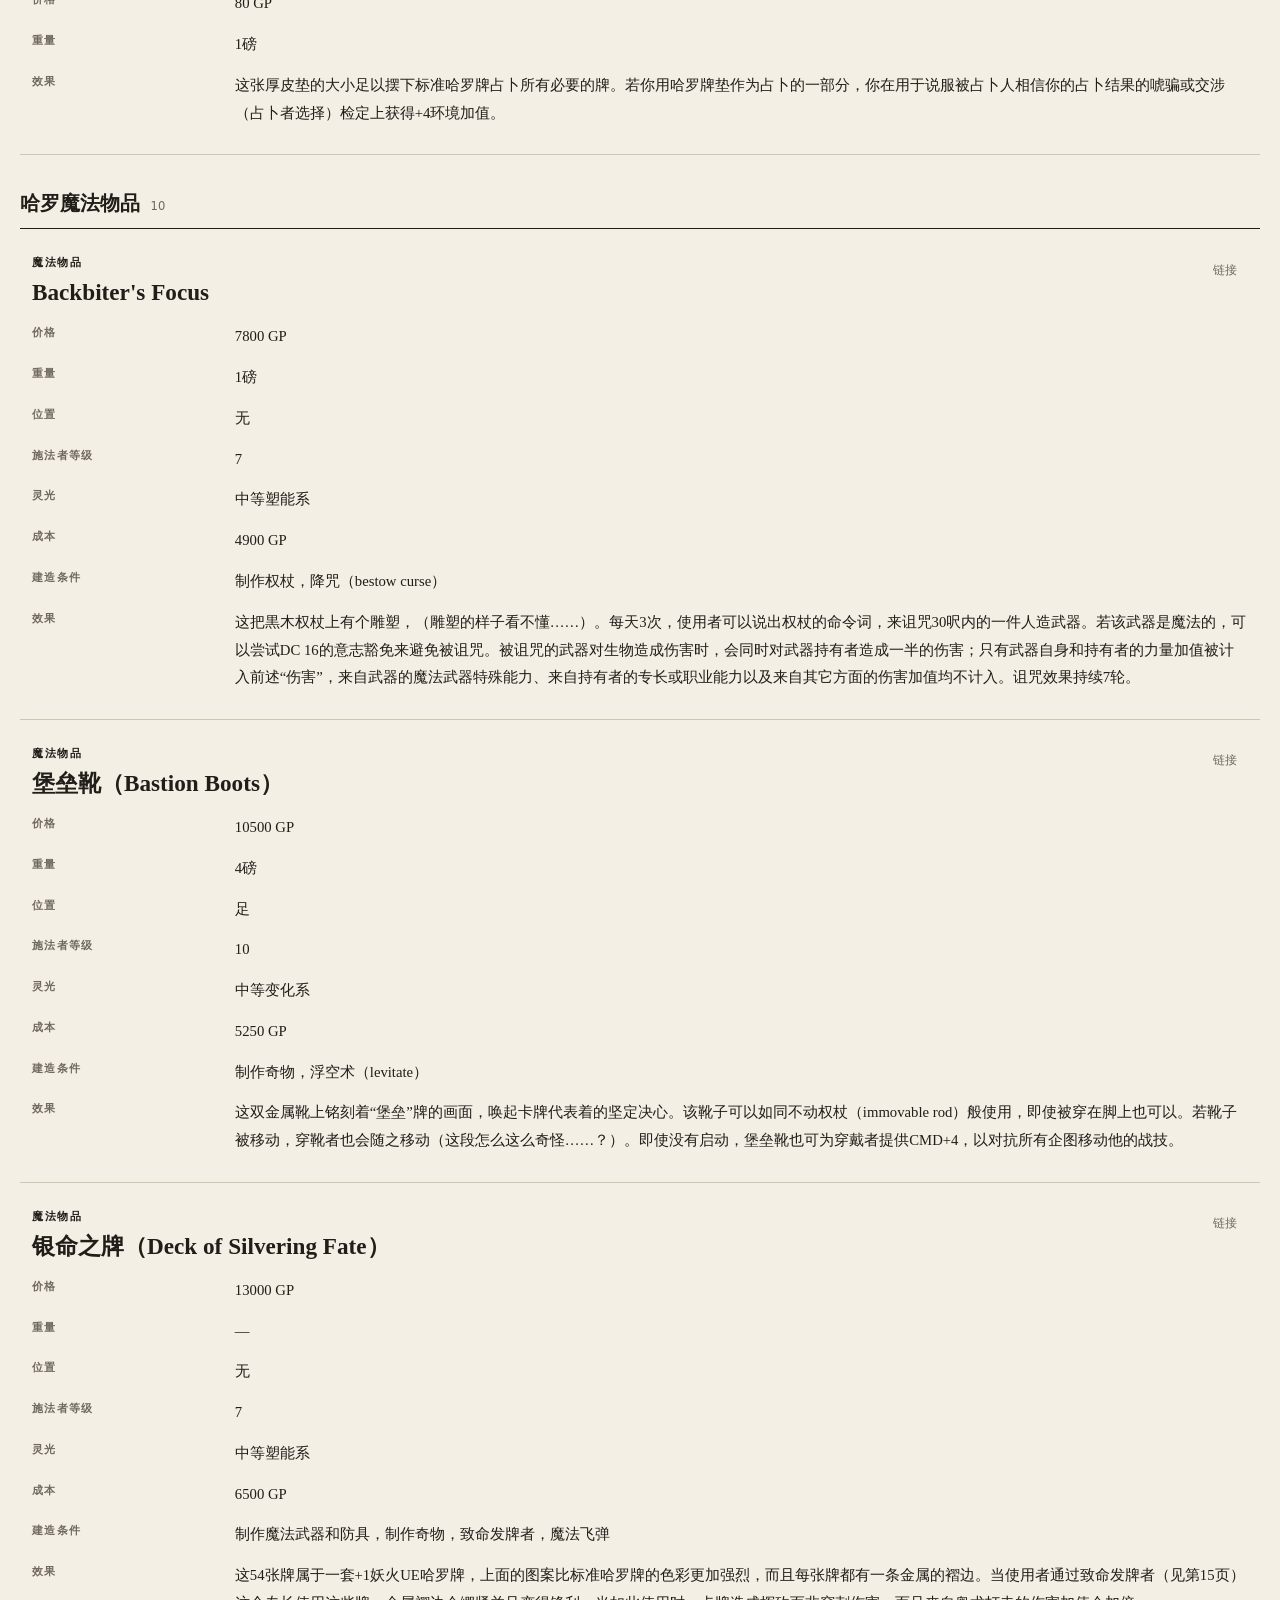
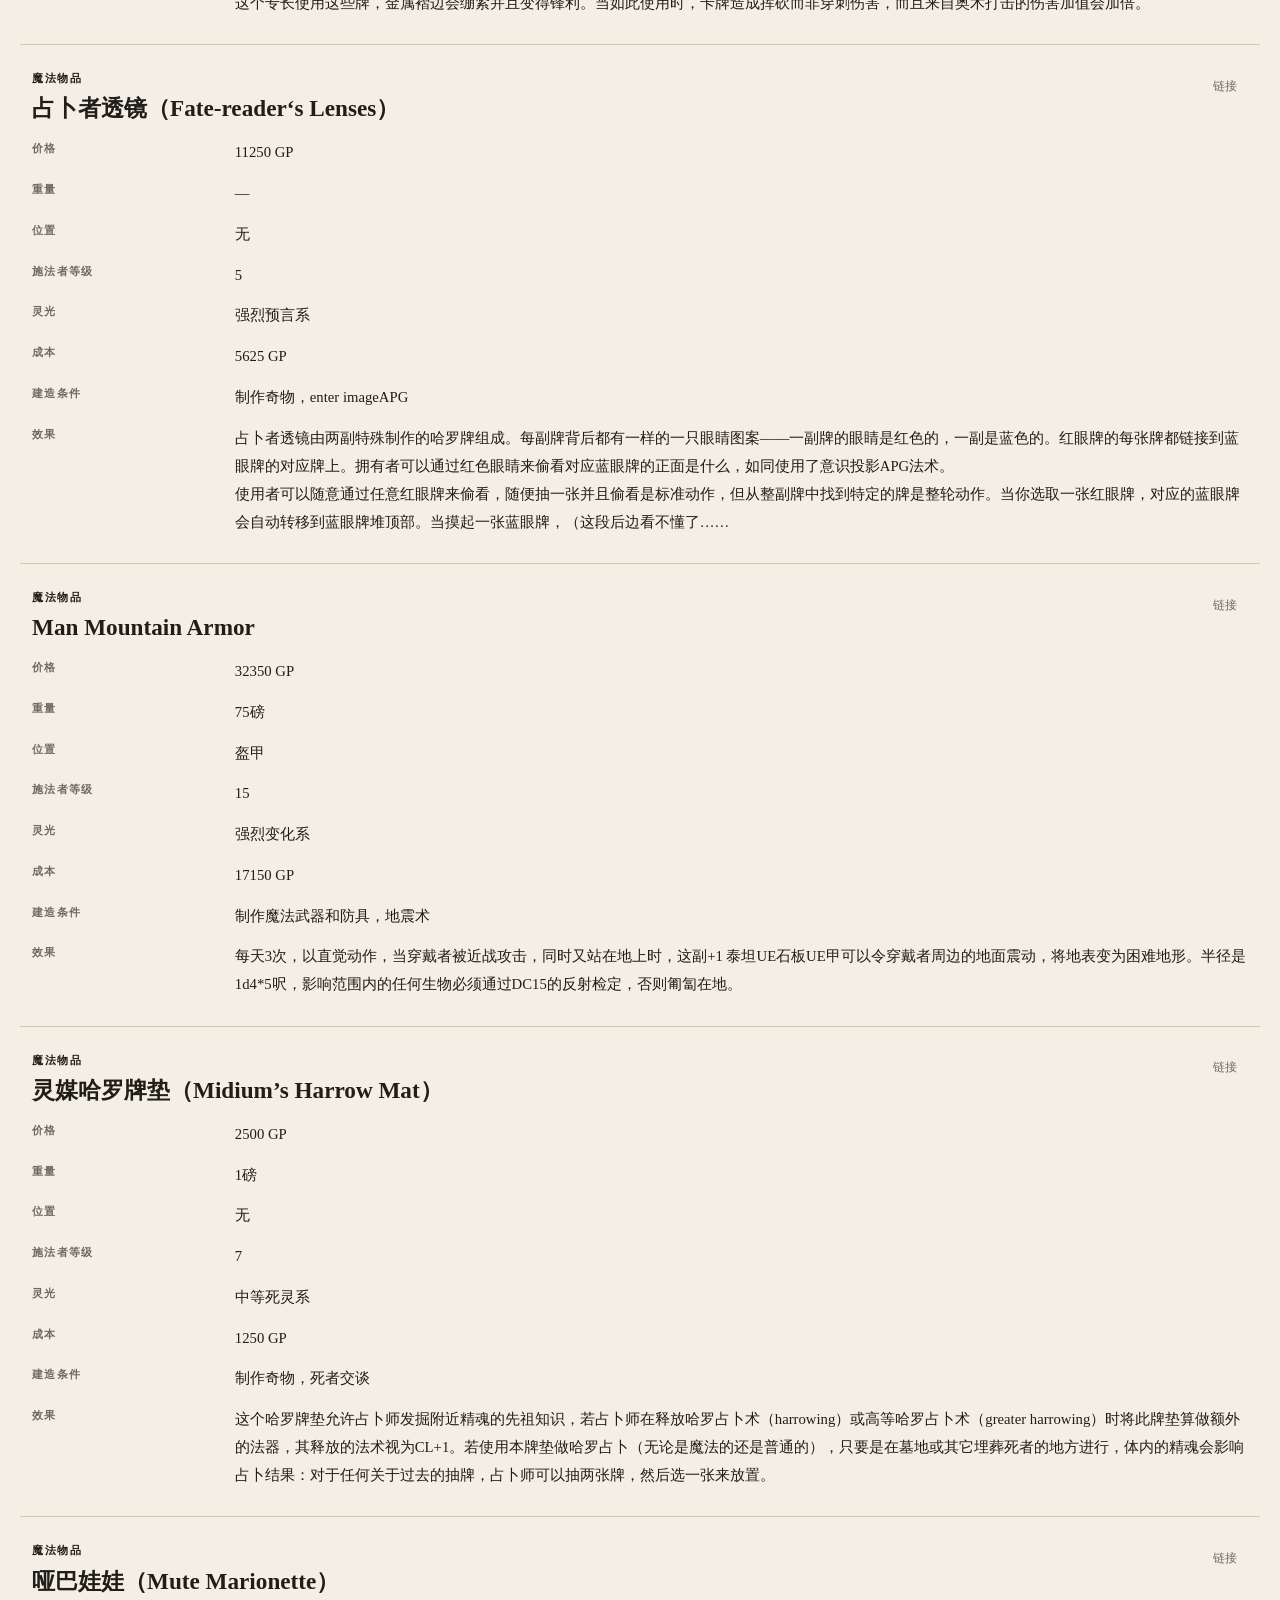
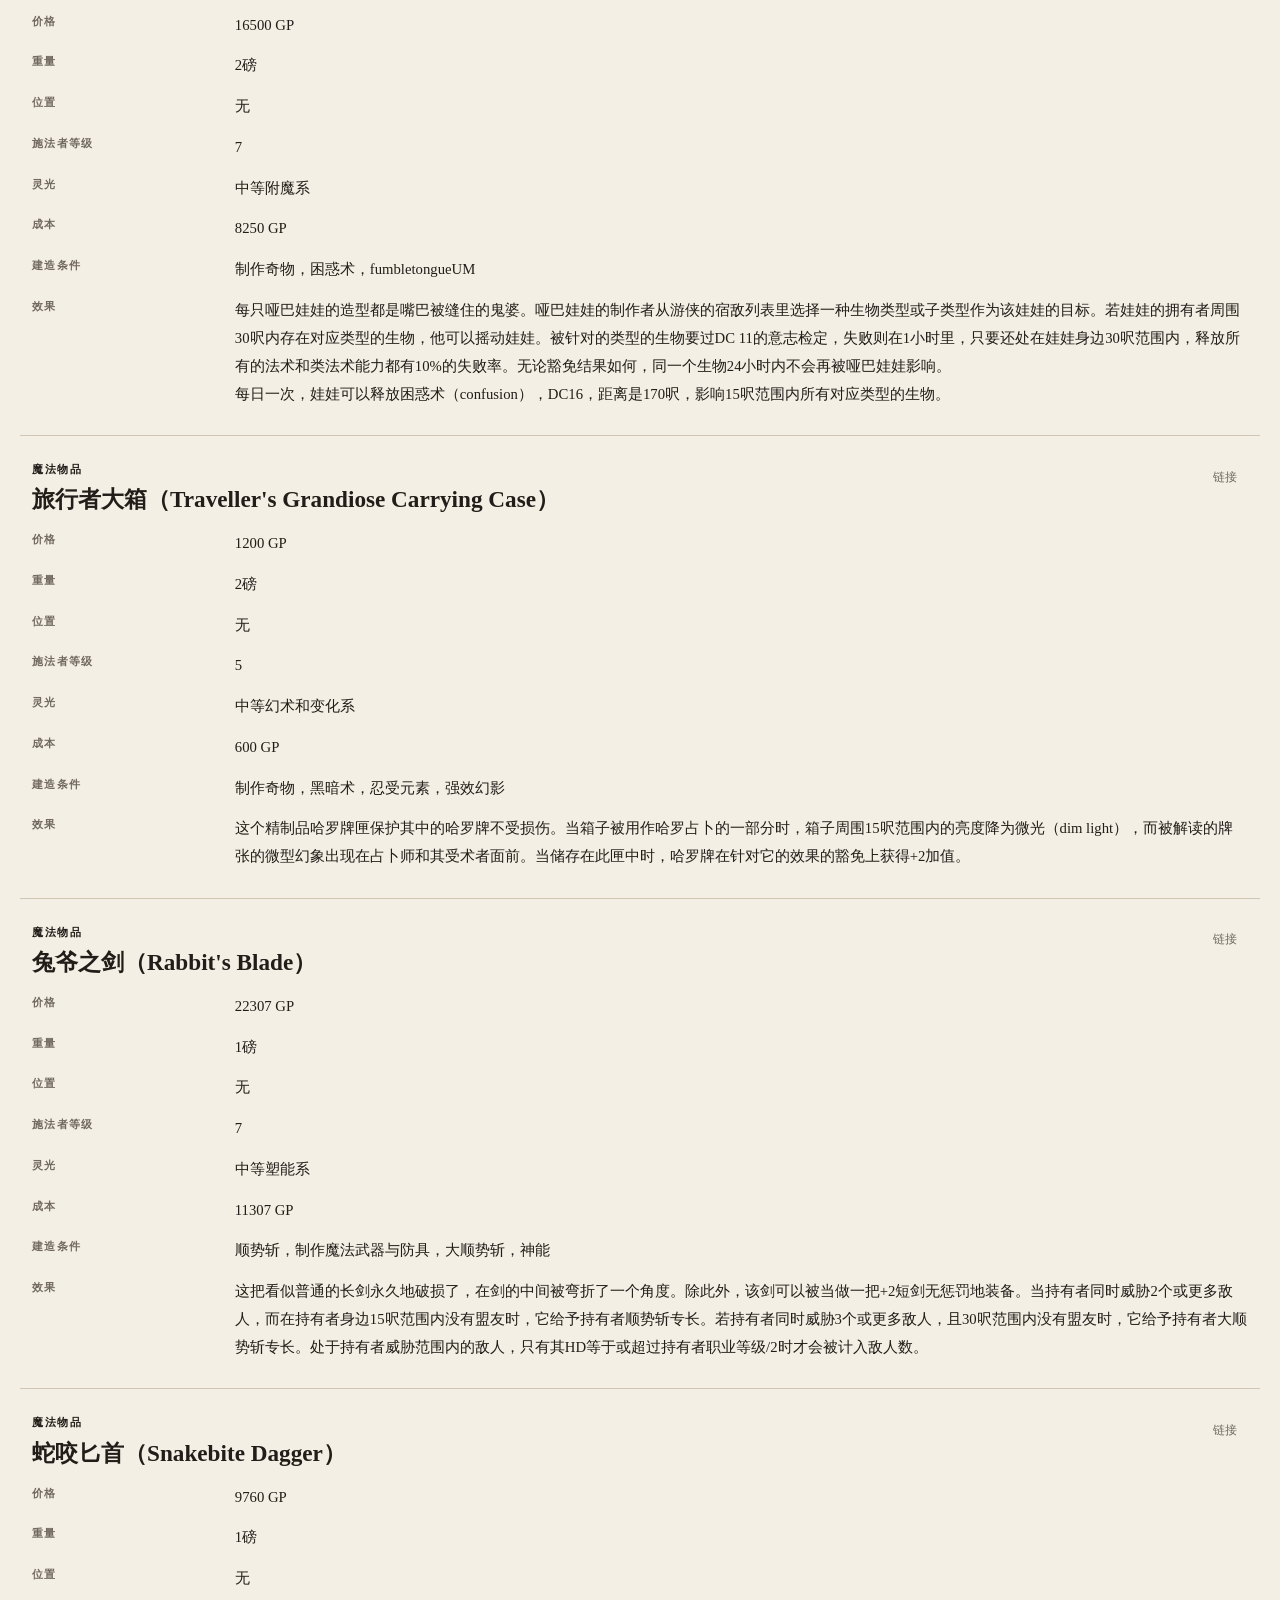
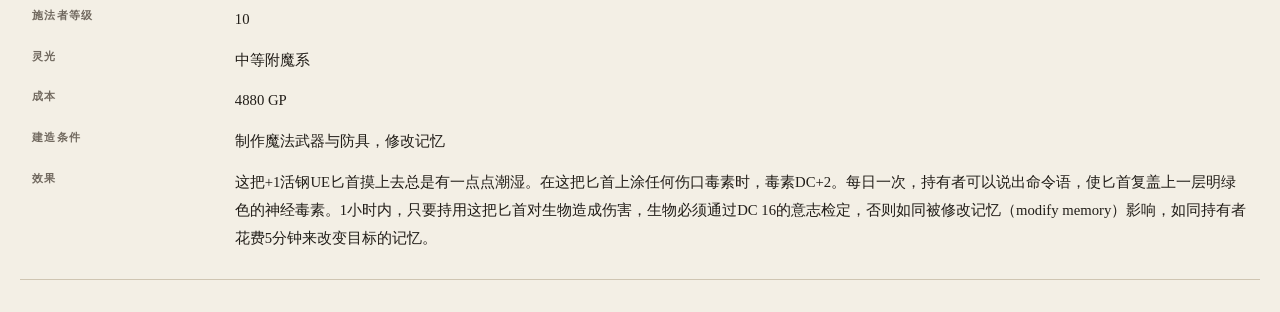
<file: equipment.html>
<!doctype html>
<html lang="zh-CN"><head><meta charset="UTF-8" /><meta name="viewport" content="width=device-width, initial-scale=1.0" /><meta name="theme-color" content="#16130f" /><meta name="description" content="科沃萨用具、武器、护甲、盾牌与哈罗装备资料。" /><meta property="og:title" content="装备｜3R Homebrew" /><meta property="og:description" content="科沃萨用具、武器、护甲、盾牌与哈罗装备资料。" /><meta property="og:type" content="article" /><meta property="og:url" content="https://trafifholz.github.io/3r-homebrew/equipment.html" /><meta name="twitter:card" content="summary" /><title>装备｜3R Homebrew</title><link rel="icon" href="assets/favicon.svg" type="image/svg+xml" /><link rel="stylesheet" href="styles.css" /><script src="catalog-library.js" defer></script></head>
<body data-unit="项"><header class="site-header"><a class="brand" href="index.html"><span class="brand-mark" aria-hidden="true">3R</span><strong>Homebrew</strong></a><nav aria-label="主导航"><a href="index.html">扩展技法</a><a href="feats.html">专长</a><a href="cleric-variants.html">牧师</a><a href="scout-rework.html">斥候</a><a href="ranger-update.html">巡林客</a><a href="rogue-update.html">游荡者</a><a href="bard-movements.html">诗人</a><a href="soulknife.html">魂刃</a><a href="prestige-classes.html">进阶职业</a><a href="harrowing.html">法术</a><a href="equipment.html" aria-current="page">装备</a><a href="https://github.com/TraFifholz/3r-homebrew" target="_blank" rel="noreferrer">GitHub ↗</a></nav></header><main><section class="library section-shell ranger-library" id="library" aria-labelledby="library-title"><div class="section-heading library-heading"><div><p class="eyebrow">科沃萨与哈罗装备 · 28项</p><h2 id="library-title">装备</h2></div><p id="result-count" role="status" aria-live="polite">共 28 项</p></div><div class="toolbar scout-toolbar" aria-label="装备筛选工具"><label class="search-box"><span class="sr-only">搜索装备</span><span aria-hidden="true">⌕</span><input id="search" type="search" placeholder="搜索物品、武器数据、价格或效果…" autocomplete="off" /><kbd>/</kbd></label><div class="type-filters" id="catalog-filters" role="group" aria-label="按分类筛选"><button class="filter is-active" type="button" data-category="全部" aria-pressed="true">全部</button><button class="filter" type="button" data-category="korvosa-tool" aria-pressed="false">用具</button><button class="filter" type="button" data-category="korvosa-weapon" aria-pressed="false">武器</button><button class="filter" type="button" data-category="korvosa-armor" aria-pressed="false">护甲／盾牌</button><button class="filter" type="button" data-category="harrow-tool" aria-pressed="false">哈罗牌具</button><button class="filter" type="button" data-category="harrow-magic" aria-pressed="false">哈罗魔法</button></div></div><section class="scout-section" data-section="korvosa-tool"><h3>科沃萨用具 <span>8</span></h3><div class="scout-entries"><article class="scout-entry" id="equipment-korvosa-tool-01" data-category="korvosa-tool"><header><div><p class="type-label">常规用具</p><h3>野蛮人嚼草（Barbarian Chew）</h3></div><button class="copy-link" type="button" data-anchor="equipment-korvosa-tool-01">链接</button></header><dl class="entry-fields"><div><dt>价格</dt><dd>15 GP</dd></div>
<div><dt>重量</dt><dd>1磅</dd></div>
<div><dt>效果</dt><dd>绍安提人晒干烬原矮灌木“加尔特根”的叶片，制成苦涩红色嚼草。兴奋剂提高攻击性，使野蛮人狂暴持续时间 +1 轮；效果持续 1 小时。</dd></div></dl></article>
<article class="scout-entry" id="equipment-korvosa-tool-02" data-category="korvosa-tool"><header><div><p class="type-label">常规用具</p><h3>医师面具（Doctor’s Mask）</h3></div><button class="copy-link" type="button" data-anchor="equipment-korvosa-tool-02">链接</button></header><dl class="entry-fields"><div><dt>价格</dt><dd>50 GP</dd></div>
<div><dt>重量</dt><dd>2磅</dd></div>
<div><dt>效果</dt><dd>常做成鸟喙造型，由护目镜与覆盖口鼻的木制或陶制“喙”组成。喙内可填药草、香料与香水，帮助预防传染病。佩戴时，对空气传播毒素和基于气味的效果进行强韧豁免获得 +1 环境加值。在科沃萨，非治疗者或医师公开佩戴属于轻罪。</dd></div></dl></article>
<article class="scout-entry" id="equipment-korvosa-tool-03" data-category="korvosa-tool"><header><div><p class="type-label">常规用具</p><h3>哈罗牌组（Harrow Deck）</h3></div><button class="copy-link" type="button" data-anchor="equipment-korvosa-tool-03">链接</button></header><dl class="entry-fields"><div><dt>价格</dt><dd>100 GP</dd></div>
<div><dt>重量</dt><dd>—</dd></div>
<div><dt>效果</dt><dd>瓦里西亚预言家和占卜师使用的传统算命牌。精致牌组图绘繁复，普通牌组则是羊皮纸或纸牌配手绘图像。常代代相传，因此使用者极为珍惜。</dd></div></dl></article>
<article class="scout-entry" id="equipment-korvosa-tool-04" data-category="korvosa-tool"><header><div><p class="type-label">常规用具</p><h3>普通香水</h3></div><button class="copy-link" type="button" data-anchor="equipment-korvosa-tool-04">链接</button></header><dl class="entry-fields"><div><dt>价格</dt><dd>1 GP／剂</dd></div>
<div><dt>重量</dt><dd>—</dd></div>
<div><dt>效果</dt><dd>希望避免体味冒犯他人的常见配饰，富裕城区可以买到昂贵异域香型。通常每瓶 10 剂；一剂持续 24 小时，期间交涉检定获得 +2 环境加值。</dd></div></dl></article>
<article class="scout-entry" id="equipment-korvosa-tool-05" data-category="korvosa-tool"><header><div><p class="type-label">常规用具</p><h3>异域香水</h3></div><button class="copy-link" type="button" data-anchor="equipment-korvosa-tool-05">链接</button></header><dl class="entry-fields"><div><dt>价格</dt><dd>10 GP／剂</dd></div>
<div><dt>重量</dt><dd>—</dd></div>
<div><dt>效果</dt><dd>希望避免体味冒犯他人的常见配饰，富裕城区可以买到昂贵异域香型。通常每瓶 10 剂；一剂持续 24 小时，期间交涉检定获得 +2 环境加值。</dd></div></dl></article>
<article class="scout-entry" id="equipment-korvosa-tool-06" data-category="korvosa-tool"><header><div><p class="type-label">常规用具</p><h3>暗袋围巾（Pocketed Scarf）</h3></div><button class="copy-link" type="button" data-anchor="equipment-korvosa-tool-06">链接</button></header><dl class="entry-fields"><div><dt>价格</dt><dd>8 GP</dd></div>
<div><dt>重量</dt><dd>1/2磅</dd></div>
<div><dt>效果</dt><dd>用巧手检定将物品藏在身上时获得 +4 加值。</dd></div></dl></article>
<article class="scout-entry" id="equipment-korvosa-tool-07" data-category="korvosa-tool"><header><div><p class="type-label">常规用具</p><h3>强化围巾（Reinforced Scarf）</h3></div><button class="copy-link" type="button" data-anchor="equipment-korvosa-tool-07">链接</button></header><dl class="entry-fields"><div><dt>价格</dt><dd>10 GP</dd></div>
<div><dt>重量</dt><dd>1磅</dd></div>
<div><dt>效果</dt><dd>8 尺长，内衬细链和金属片，可当链条或镣铐。硬度 10、4 HP；DC 24 力量检定可挣断。</dd></div></dl></article>
<article class="scout-entry" id="equipment-korvosa-tool-08" data-category="korvosa-tool"><header><div><p class="type-label">常规用具</p><h3>瓦里西亚神像（Varisian Idol）</h3></div><button class="copy-link" type="button" data-anchor="equipment-korvosa-tool-08">链接</button></header><dl class="entry-fields"><div><dt>价格</dt><dd>50 GP</dd></div>
<div><dt>重量</dt><dd>—</dd></div>
<div><dt>效果</dt><dd>描绘被遗忘精魂，可增强召唤魔法。作为任意“召唤怪物”或“召唤自然盟友”法术的额外材料成分时，被召唤生物每生命骰额外获得 2 HP。</dd></div></dl></article></div></section>
<section class="scout-section" data-section="korvosa-weapon"><h3>科沃萨武器 <span>6</span></h3><div class="scout-entries"><article class="scout-entry" id="equipment-korvosa-weapon-09" data-category="korvosa-weapon"><header><div><p class="type-label">武器</p><h3>星刃（Starknife）</h3></div><button class="copy-link" type="button" data-anchor="equipment-korvosa-weapon-09">链接</button></header><dl class="entry-fields"><div><dt>类别</dt><dd>军用</dd></div>
<div><dt>价格</dt><dd>24 GP</dd></div>
<div><dt>伤害（小／中）</dt><dd>1d3／1d4</dd></div>
<div><dt>重击</dt><dd>×3</dd></div>
<div><dt>射程</dt><dd>20尺</dd></div>
<div><dt>重量</dt><dd>3磅</dd></div>
<div><dt>类型</dt><dd>穿刺</dd></div>
<div><dt>规则</dt><dd>长期作为黛丝娜教会圣武器。既可刺击，也可像环刃般投掷。</dd></div></dl></article>
<article class="scout-entry" id="equipment-korvosa-weapon-10" data-category="korvosa-weapon"><header><div><p class="type-label">武器</p><h3>克拉尔（Klar）</h3></div><button class="copy-link" type="button" data-anchor="equipment-korvosa-weapon-10">链接</button></header><dl class="entry-fields"><div><dt>类别</dt><dd>军用</dd></div>
<div><dt>价格</dt><dd>12 GP</dd></div>
<div><dt>伤害（小／中）</dt><dd>1d4／1d6</dd></div>
<div><dt>重击</dt><dd>×2</dd></div>
<div><dt>射程</dt><dd>—</dd></div>
<div><dt>重量</dt><dd>6磅</dd></div>
<div><dt>类型</dt><dd>挥砍</dd></div>
<div><dt>规则</dt><dd>可以用克拉尔攻击，将其视为副手军用挥砍武器；计算攻击减值时视为轻型武器。用它攻击后，你失去其 AC 加值直到自己的下一次行动（通常为下一轮）。克拉尔的两部分可以分别强化：盾牌增强加值不提高刀刃效果，反之亦然。</dd></div></dl></article>
<article class="scout-entry" id="equipment-korvosa-weapon-11" data-category="korvosa-weapon"><header><div><p class="type-label">武器</p><h3>碎地锤（Earth Breaker）</h3></div><button class="copy-link" type="button" data-anchor="equipment-korvosa-weapon-11">链接</button></header><dl class="entry-fields"><div><dt>类别</dt><dd>军用</dd></div>
<div><dt>价格</dt><dd>40 GP</dd></div>
<div><dt>伤害（小／中）</dt><dd>1d10／2d6</dd></div>
<div><dt>重击</dt><dd>×3</dd></div>
<div><dt>射程</dt><dd>—</dd></div>
<div><dt>重量</dt><dd>14磅</dd></div>
<div><dt>类型</dt><dd>钝击</dd></div>
<div><dt>规则</dt><dd>瓦里西亚绍安提部族使用的巨型战锤，是常见的野蛮人武器。</dd></div></dl></article>
<article class="scout-entry" id="equipment-korvosa-weapon-12" data-category="korvosa-weapon"><header><div><p class="type-label">武器</p><h3>锯齿军刀（Sawtooth Sabre）</h3></div><button class="copy-link" type="button" data-anchor="equipment-korvosa-weapon-12">链接</button></header><dl class="entry-fields"><div><dt>类别</dt><dd>异种</dd></div>
<div><dt>价格</dt><dd>35 GP</dd></div>
<div><dt>伤害（小／中）</dt><dd>1d6／1d8</dd></div>
<div><dt>重击</dt><dd>19–20/×2</dd></div>
<div><dt>射程</dt><dd>—</dd></div>
<div><dt>重量</dt><dd>2磅</dd></div>
<div><dt>类型</dt><dd>挥砍</dd></div>
<div><dt>规则</dt><dd>臭名昭著的红螳刺客公会标志性武器，残酷而高效。弯曲锯齿刃能制造深伤，熟练使用者视之为轻型武器。没有“异种武器擅长（锯齿军刀）”的角色可将其当作长剑使用。</dd></div></dl></article>
<article class="scout-entry" id="equipment-korvosa-weapon-13" data-category="korvosa-weapon"><header><div><p class="type-label">武器</p><h3>刃围巾（Bladed Scarf）</h3></div><button class="copy-link" type="button" data-anchor="equipment-korvosa-weapon-13">链接</button></header><dl class="entry-fields"><div><dt>类别</dt><dd>异种，长触及</dd></div>
<div><dt>价格</dt><dd>12 GP</dd></div>
<div><dt>伤害（小／中）</dt><dd>1d3／1d6</dd></div>
<div><dt>重击</dt><dd>19–20/×2</dd></div>
<div><dt>射程</dt><dd>—</dd></div>
<div><dt>重量</dt><dd>2磅</dd></div>
<div><dt>类型</dt><dd>挥砍</dd></div>
<div><dt>规则</dt><dd>长触及武器，可攻击 10 尺外敌人，也可对付相邻敌人；可用于绊摔。若你擅长刃围巾，任何对你成功进行擒抱检定的生物受到 1d4 挥砍伤害。尺寸适合你时，可用武器娴熟以敏捷调整值替代力量调整值进行攻击，尽管它对你并非轻型武器。</dd></div></dl></article>
<article class="scout-entry" id="equipment-korvosa-weapon-14" data-category="korvosa-weapon"><header><div><p class="type-label">武器</p><h3>绍安提飞石索（Shoanti Bola）</h3></div><button class="copy-link" type="button" data-anchor="equipment-korvosa-weapon-14">链接</button></header><dl class="entry-fields"><div><dt>类别</dt><dd>异种</dd></div>
<div><dt>价格</dt><dd>15 GP</dd></div>
<div><dt>伤害（小／中）</dt><dd>1d3／1d4</dd></div>
<div><dt>重击</dt><dd>×2</dd></div>
<div><dt>射程</dt><dd>10尺</dd></div>
<div><dt>重量</dt><dd>2磅</dd></div>
<div><dt>类型</dt><dd>钝击与穿刺</dd></div>
<div><dt>规则</dt><dd>通常由骨头雕成、石块配重。功能同标准飞石索，但造成致命伤害而非非致命伤害。多数也能作鸣响器：配重上的小孔使它旋转时发出悲鸣般尖啸。</dd></div></dl></article></div></section>
<section class="scout-section" data-section="korvosa-armor"><h3>科沃萨护甲与盾牌 <span>2</span></h3><div class="scout-entries"><article class="scout-entry" id="equipment-korvosa-armor-15" data-category="korvosa-armor"><header><div><p class="type-label">护甲／盾牌</p><h3>生皮衫（Hide Shirt）</h3></div><button class="copy-link" type="button" data-anchor="equipment-korvosa-armor-15">链接</button></header><dl class="entry-fields"><div><dt>价格</dt><dd>90 GP</dd></div>
<div><dt>护甲加值</dt><dd>+4</dd></div>
<div><dt>最大敏捷</dt><dd>+4</dd></div>
<div><dt>检定减值</dt><dd>−3</dd></div>
<div><dt>奥术失败</dt><dd>20%</dd></div>
<div><dt>速度（30／20尺）</dt><dd>30／20尺</dd></div>
<div><dt>重量</dt><dd>25磅</dd></div>
<div><dt>规则</dt><dd>这种轻甲通常以巨蜥的皮、骨和厚鳞制成。</dd></div></dl></article>
<article class="scout-entry" id="equipment-korvosa-armor-16" data-category="korvosa-armor"><header><div><p class="type-label">护甲／盾牌</p><h3>克拉尔（Klar）</h3></div><button class="copy-link" type="button" data-anchor="equipment-korvosa-armor-16">链接</button></header><dl class="entry-fields"><div><dt>价格</dt><dd>12 GP</dd></div>
<div><dt>护甲加值</dt><dd>+1</dd></div>
<div><dt>最大敏捷</dt><dd>—</dd></div>
<div><dt>检定减值</dt><dd>−1</dd></div>
<div><dt>奥术失败</dt><dd>5%</dd></div>
<div><dt>速度</dt><dd>—</dd></div>
<div><dt>重量</dt><dd>6磅</dd></div>
<div><dt>规则</dt><dd>可以用克拉尔攻击，将其视为副手军用挥砍武器；计算攻击减值时视为轻型武器。用它攻击后，你失去其 AC 加值直到自己的下一次行动（通常为下一轮）。克拉尔的两部分可以分别强化：盾牌增强加值不提高刀刃效果，反之亦然。</dd></div></dl></article></div></section>
<section class="scout-section" data-section="harrow-tool"><h3>哈罗牌具 <span>2</span></h3><div class="scout-entries"><article class="scout-entry" id="equipment-harrow-tool-17" data-category="harrow-tool"><header><div><p class="type-label">常规物品</p><h3>哈罗牌匣（Harrow Carrying Case）</h3></div><button class="copy-link" type="button" data-anchor="equipment-harrow-tool-17">链接</button></header><dl class="entry-fields"><div><dt>价格</dt><dd>10 GP</dd></div>
<div><dt>重量</dt><dd>2磅</dd></div>
<div><dt>效果</dt><dd>这个小的黒木匣子带有凹进去的空间，刚好可以放一副哈罗牌和一张哈罗牌垫。还有一个小格用于放熏香。只要放到牌匣中，非魔法的哈罗牌也可以免于破损，撕裂，弯折和水火。</dd></div></dl></article>
<article class="scout-entry" id="equipment-harrow-tool-18" data-category="harrow-tool"><header><div><p class="type-label">常规物品</p><h3>哈罗牌垫（Harrow Mat）</h3></div><button class="copy-link" type="button" data-anchor="equipment-harrow-tool-18">链接</button></header><dl class="entry-fields"><div><dt>价格</dt><dd>80 GP</dd></div>
<div><dt>重量</dt><dd>1磅</dd></div>
<div><dt>效果</dt><dd>这张厚皮垫的大小足以摆下标准哈罗牌占卜所有必要的牌。若你用哈罗牌垫作为占卜的一部分，你在用于说服被占卜人相信你的占卜结果的唬骗或交涉（占卜者选择）检定上获得+4环境加值。</dd></div></dl></article></div></section>
<section class="scout-section" data-section="harrow-magic"><h3>哈罗魔法物品 <span>10</span></h3><div class="scout-entries"><article class="scout-entry" id="equipment-harrow-magic-19" data-category="harrow-magic"><header><div><p class="type-label">魔法物品</p><h3>Backbiter's Focus</h3></div><button class="copy-link" type="button" data-anchor="equipment-harrow-magic-19">链接</button></header><dl class="entry-fields"><div><dt>价格</dt><dd>7800 GP</dd></div>
<div><dt>重量</dt><dd>1磅</dd></div>
<div><dt>位置</dt><dd>无</dd></div>
<div><dt>施法者等级</dt><dd>7</dd></div>
<div><dt>灵光</dt><dd>中等塑能系</dd></div>
<div><dt>成本</dt><dd>4900 GP</dd></div>
<div><dt>建造条件</dt><dd>制作权杖，降咒（bestow curse）</dd></div>
<div><dt>效果</dt><dd>这把黒木权杖上有个雕塑，（雕塑的样子看不懂……）。每天3次，使用者可以说出权杖的命令词，来诅咒30呎内的一件人造武器。若该武器是魔法的，可以尝试DC 16的意志豁免来避免被诅咒。被诅咒的武器对生物造成伤害时，会同时对武器持有者造成一半的伤害；只有武器自身和持有者的力量加值被计入前述“伤害”，来自武器的魔法武器特殊能力、来自持有者的专长或职业能力以及来自其它方面的伤害加值均不计入。诅咒效果持续7轮。</dd></div></dl></article>
<article class="scout-entry" id="equipment-harrow-magic-20" data-category="harrow-magic"><header><div><p class="type-label">魔法物品</p><h3>堡垒靴（Bastion Boots）</h3></div><button class="copy-link" type="button" data-anchor="equipment-harrow-magic-20">链接</button></header><dl class="entry-fields"><div><dt>价格</dt><dd>10500 GP</dd></div>
<div><dt>重量</dt><dd>4磅</dd></div>
<div><dt>位置</dt><dd>足</dd></div>
<div><dt>施法者等级</dt><dd>10</dd></div>
<div><dt>灵光</dt><dd>中等变化系</dd></div>
<div><dt>成本</dt><dd>5250 GP</dd></div>
<div><dt>建造条件</dt><dd>制作奇物，浮空术（levitate）</dd></div>
<div><dt>效果</dt><dd>这双金属靴上铭刻着“堡垒”牌的画面，唤起卡牌代表着的坚定决心。该靴子可以如同不动权杖（immovable rod）般使用，即使被穿在脚上也可以。若靴子被移动，穿靴者也会随之移动（这段怎么这么奇怪……？）。即使没有启动，堡垒靴也可为穿戴者提供CMD+4，以对抗所有企图移动他的战技。</dd></div></dl></article>
<article class="scout-entry" id="equipment-harrow-magic-21" data-category="harrow-magic"><header><div><p class="type-label">魔法物品</p><h3>银命之牌（Deck of Silvering Fate）</h3></div><button class="copy-link" type="button" data-anchor="equipment-harrow-magic-21">链接</button></header><dl class="entry-fields"><div><dt>价格</dt><dd>13000 GP</dd></div>
<div><dt>重量</dt><dd>—</dd></div>
<div><dt>位置</dt><dd>无</dd></div>
<div><dt>施法者等级</dt><dd>7</dd></div>
<div><dt>灵光</dt><dd>中等塑能系</dd></div>
<div><dt>成本</dt><dd>6500 GP</dd></div>
<div><dt>建造条件</dt><dd>制作魔法武器和防具，制作奇物，致命发牌者，魔法飞弹</dd></div>
<div><dt>效果</dt><dd>这54张牌属于一套+1妖火UE哈罗牌，上面的图案比标准哈罗牌的色彩更加强烈，而且每张牌都有一条金属的褶边。当使用者通过致命发牌者（见第15页）这个专长使用这些牌，金属褶边会绷紧并且变得锋利。当如此使用时，卡牌造成挥砍而非穿刺伤害，而且来自奥术打击的伤害加值会加倍。</dd></div></dl></article>
<article class="scout-entry" id="equipment-harrow-magic-22" data-category="harrow-magic"><header><div><p class="type-label">魔法物品</p><h3>占卜者透镜（Fate-reader‘s Lenses）</h3></div><button class="copy-link" type="button" data-anchor="equipment-harrow-magic-22">链接</button></header><dl class="entry-fields"><div><dt>价格</dt><dd>11250 GP</dd></div>
<div><dt>重量</dt><dd>—</dd></div>
<div><dt>位置</dt><dd>无</dd></div>
<div><dt>施法者等级</dt><dd>5</dd></div>
<div><dt>灵光</dt><dd>强烈预言系</dd></div>
<div><dt>成本</dt><dd>5625 GP</dd></div>
<div><dt>建造条件</dt><dd>制作奇物，enter imageAPG</dd></div>
<div><dt>效果</dt><dd>占卜者透镜由两副特殊制作的哈罗牌组成。每副牌背后都有一样的一只眼睛图案——一副牌的眼睛是红色的，一副是蓝色的。红眼牌的每张牌都链接到蓝眼牌的对应牌上。拥有者可以通过红色眼睛来偷看对应蓝眼牌的正面是什么，如同使用了意识投影APG法术。<br>使用者可以随意通过任意红眼牌来偷看，随便抽一张并且偷看是标准动作，但从整副牌中找到特定的牌是整轮动作。当你选取一张红眼牌，对应的蓝眼牌会自动转移到蓝眼牌堆顶部。当摸起一张蓝眼牌，（这段后边看不懂了……</dd></div></dl></article>
<article class="scout-entry" id="equipment-harrow-magic-23" data-category="harrow-magic"><header><div><p class="type-label">魔法物品</p><h3>Man Mountain Armor</h3></div><button class="copy-link" type="button" data-anchor="equipment-harrow-magic-23">链接</button></header><dl class="entry-fields"><div><dt>价格</dt><dd>32350 GP</dd></div>
<div><dt>重量</dt><dd>75磅</dd></div>
<div><dt>位置</dt><dd>盔甲</dd></div>
<div><dt>施法者等级</dt><dd>15</dd></div>
<div><dt>灵光</dt><dd>强烈变化系</dd></div>
<div><dt>成本</dt><dd>17150 GP</dd></div>
<div><dt>建造条件</dt><dd>制作魔法武器和防具，地震术</dd></div>
<div><dt>效果</dt><dd>每天3次，以直觉动作，当穿戴者被近战攻击，同时又站在地上时，这副+1 泰坦UE石板UE甲可以令穿戴者周边的地面震动，将地表变为困难地形。半径是1d4*5呎，影响范围内的任何生物必须通过DC15的反射检定，否则匍匐在地。</dd></div></dl></article>
<article class="scout-entry" id="equipment-harrow-magic-24" data-category="harrow-magic"><header><div><p class="type-label">魔法物品</p><h3>灵媒哈罗牌垫（Midium’s Harrow Mat）</h3></div><button class="copy-link" type="button" data-anchor="equipment-harrow-magic-24">链接</button></header><dl class="entry-fields"><div><dt>价格</dt><dd>2500 GP</dd></div>
<div><dt>重量</dt><dd>1磅</dd></div>
<div><dt>位置</dt><dd>无</dd></div>
<div><dt>施法者等级</dt><dd>7</dd></div>
<div><dt>灵光</dt><dd>中等死灵系</dd></div>
<div><dt>成本</dt><dd>1250 GP</dd></div>
<div><dt>建造条件</dt><dd>制作奇物，死者交谈</dd></div>
<div><dt>效果</dt><dd>这个哈罗牌垫允许占卜师发掘附近精魂的先祖知识，若占卜师在释放哈罗占卜术（harrowing）或高等哈罗占卜术（greater harrowing）时将此牌垫算做额外的法器，其释放的法术视为CL+1。若使用本牌垫做哈罗占卜（无论是魔法的还是普通的），只要是在墓地或其它埋葬死者的地方进行，体内的精魂会影响占卜结果：对于任何关于过去的抽牌，占卜师可以抽两张牌，然后选一张来放置。</dd></div></dl></article>
<article class="scout-entry" id="equipment-harrow-magic-25" data-category="harrow-magic"><header><div><p class="type-label">魔法物品</p><h3>哑巴娃娃（Mute Marionette）</h3></div><button class="copy-link" type="button" data-anchor="equipment-harrow-magic-25">链接</button></header><dl class="entry-fields"><div><dt>价格</dt><dd>16500 GP</dd></div>
<div><dt>重量</dt><dd>2磅</dd></div>
<div><dt>位置</dt><dd>无</dd></div>
<div><dt>施法者等级</dt><dd>7</dd></div>
<div><dt>灵光</dt><dd>中等附魔系</dd></div>
<div><dt>成本</dt><dd>8250 GP</dd></div>
<div><dt>建造条件</dt><dd>制作奇物，困惑术，fumbletongueUM</dd></div>
<div><dt>效果</dt><dd>每只哑巴娃娃的造型都是嘴巴被缝住的鬼婆。哑巴娃娃的制作者从游侠的宿敌列表里选择一种生物类型或子类型作为该娃娃的目标。若娃娃的拥有者周围30呎内存在对应类型的生物，他可以摇动娃娃。被针对的类型的生物要过DC 11的意志检定，失败则在1小时里，只要还处在娃娃身边30呎范围内，释放所有的法术和类法术能力都有10%的失败率。无论豁免结果如何，同一个生物24小时内不会再被哑巴娃娃影响。<br>每日一次，娃娃可以释放困惑术（confusion），DC16，距离是170呎，影响15呎范围内所有对应类型的生物。</dd></div></dl></article>
<article class="scout-entry" id="equipment-harrow-magic-26" data-category="harrow-magic"><header><div><p class="type-label">魔法物品</p><h3>旅行者大箱（Traveller's Grandiose Carrying Case）</h3></div><button class="copy-link" type="button" data-anchor="equipment-harrow-magic-26">链接</button></header><dl class="entry-fields"><div><dt>价格</dt><dd>1200 GP</dd></div>
<div><dt>重量</dt><dd>2磅</dd></div>
<div><dt>位置</dt><dd>无</dd></div>
<div><dt>施法者等级</dt><dd>5</dd></div>
<div><dt>灵光</dt><dd>中等幻术和变化系</dd></div>
<div><dt>成本</dt><dd>600 GP</dd></div>
<div><dt>建造条件</dt><dd>制作奇物，黑暗术，忍受元素，强效幻影</dd></div>
<div><dt>效果</dt><dd>这个精制品哈罗牌匣保护其中的哈罗牌不受损伤。当箱子被用作哈罗占卜的一部分时，箱子周围15呎范围内的亮度降为微光（dim light），而被解读的牌张的微型幻象出现在占卜师和其受术者面前。当储存在此匣中时，哈罗牌在针对它的效果的豁免上获得+2加值。</dd></div></dl></article>
<article class="scout-entry" id="equipment-harrow-magic-27" data-category="harrow-magic"><header><div><p class="type-label">魔法物品</p><h3>兔爷之剑（Rabbit's Blade）</h3></div><button class="copy-link" type="button" data-anchor="equipment-harrow-magic-27">链接</button></header><dl class="entry-fields"><div><dt>价格</dt><dd>22307 GP</dd></div>
<div><dt>重量</dt><dd>1磅</dd></div>
<div><dt>位置</dt><dd>无</dd></div>
<div><dt>施法者等级</dt><dd>7</dd></div>
<div><dt>灵光</dt><dd>中等塑能系</dd></div>
<div><dt>成本</dt><dd>11307 GP</dd></div>
<div><dt>建造条件</dt><dd>顺势斩，制作魔法武器与防具，大顺势斩，神能</dd></div>
<div><dt>效果</dt><dd>这把看似普通的长剑永久地破损了，在剑的中间被弯折了一个角度。除此外，该剑可以被当做一把+2短剑无惩罚地装备。当持有者同时威胁2个或更多敌人，而在持有者身边15呎范围内没有盟友时，它给予持有者顺势斩专长。若持有者同时威胁3个或更多敌人，且30呎范围内没有盟友时，它给予持有者大顺势斩专长。处于持有者威胁范围内的敌人，只有其HD等于或超过持有者职业等级/2时才会被计入敌人数。</dd></div></dl></article>
<article class="scout-entry" id="equipment-harrow-magic-28" data-category="harrow-magic"><header><div><p class="type-label">魔法物品</p><h3>蛇咬匕首（Snakebite Dagger）</h3></div><button class="copy-link" type="button" data-anchor="equipment-harrow-magic-28">链接</button></header><dl class="entry-fields"><div><dt>价格</dt><dd>9760 GP</dd></div>
<div><dt>重量</dt><dd>1磅</dd></div>
<div><dt>位置</dt><dd>无</dd></div>
<div><dt>施法者等级</dt><dd>10</dd></div>
<div><dt>灵光</dt><dd>中等附魔系</dd></div>
<div><dt>成本</dt><dd>4880 GP</dd></div>
<div><dt>建造条件</dt><dd>制作魔法武器与防具，修改记忆</dd></div>
<div><dt>效果</dt><dd>这把+1活钢UE匕首摸上去总是有一点点潮湿。在这把匕首上涂任何伤口毒素时，毒素DC+2。每日一次，持有者可以说出命令语，使匕首复盖上一层明绿色的神经毒素。1小时内，只要持用这把匕首对生物造成伤害，生物必须通过DC 16的意志检定，否则如同被修改记忆（modify memory）影响，如同持有者花费5分钟来改变目标的记忆。</dd></div></dl></article></div></section><div class="empty-state" id="catalog-empty" hidden><p class="empty-glyph" aria-hidden="true">∅</p><h3>没有找到对应资料</h3><p>试试缩短关键词或切换分类。</p><button class="button button-ghost" id="clear-catalog" type="button">清除筛选</button></div></section></main></body></html>
</file>
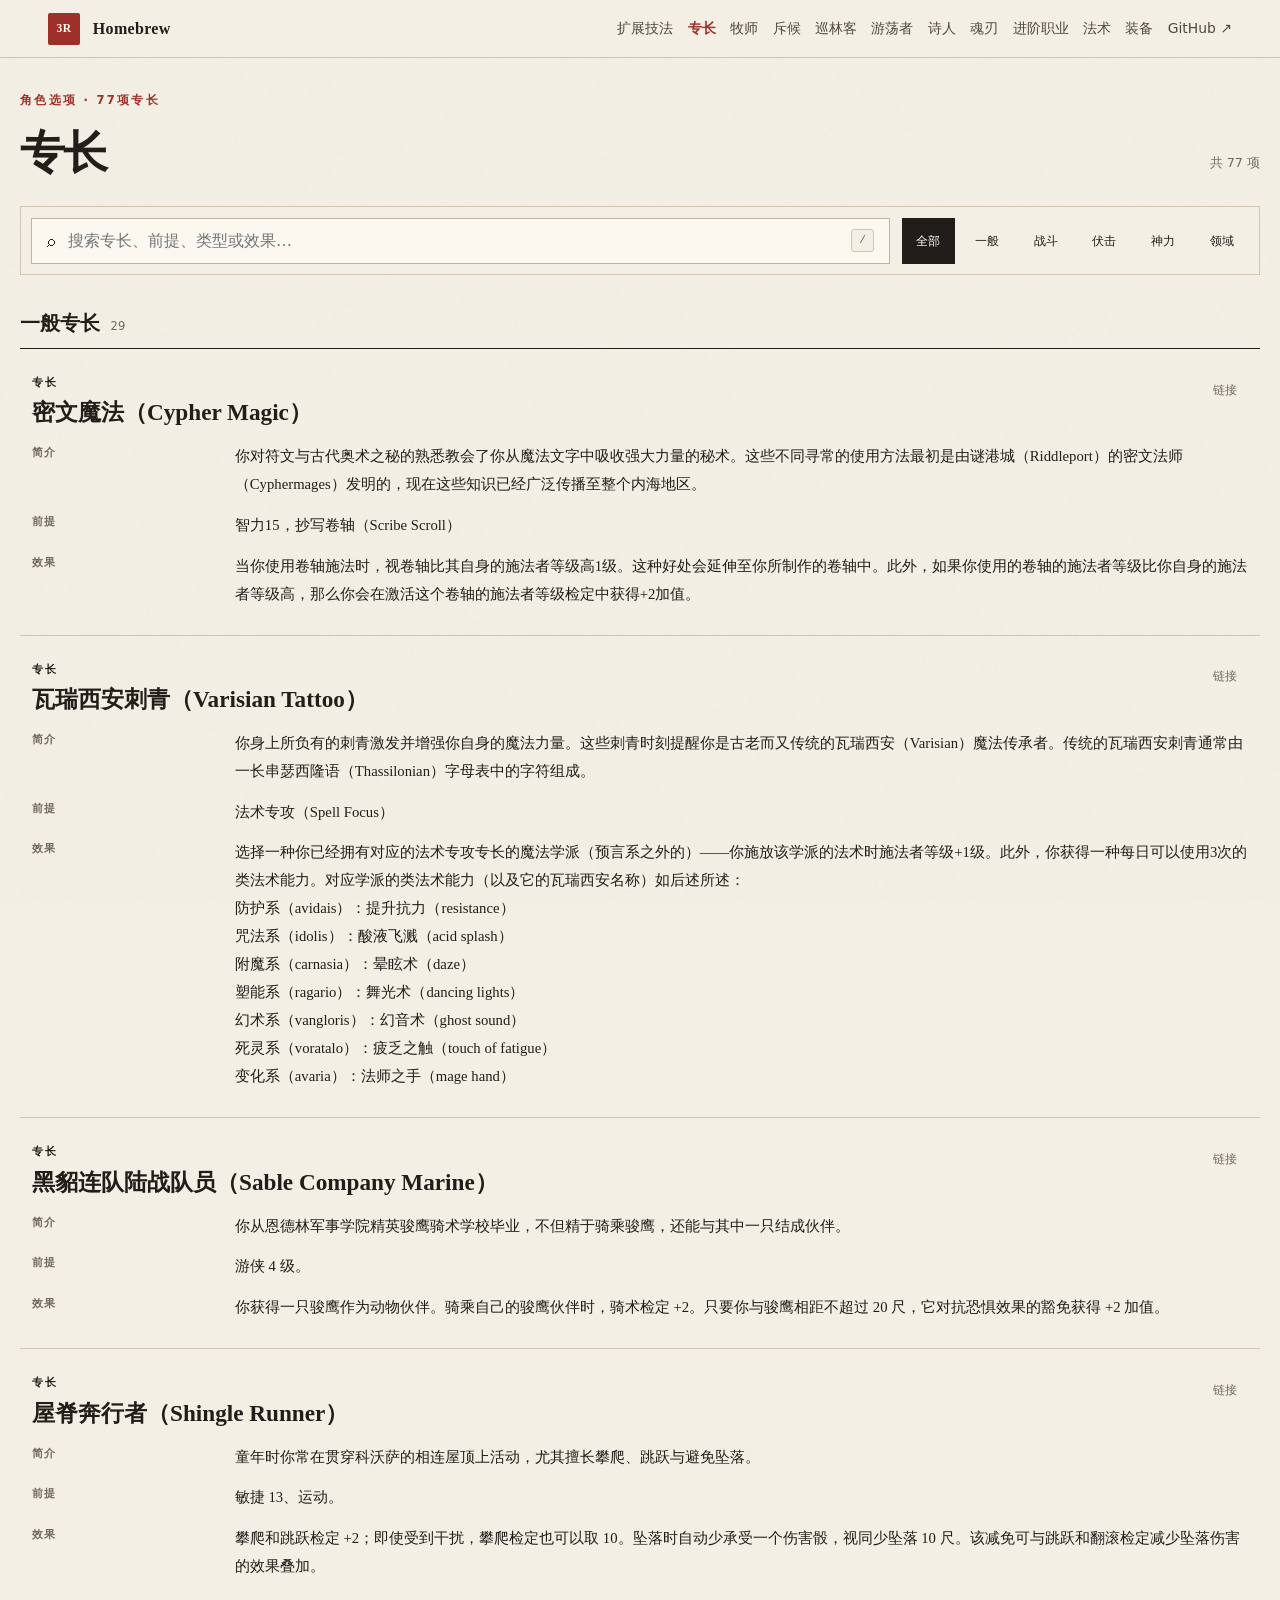
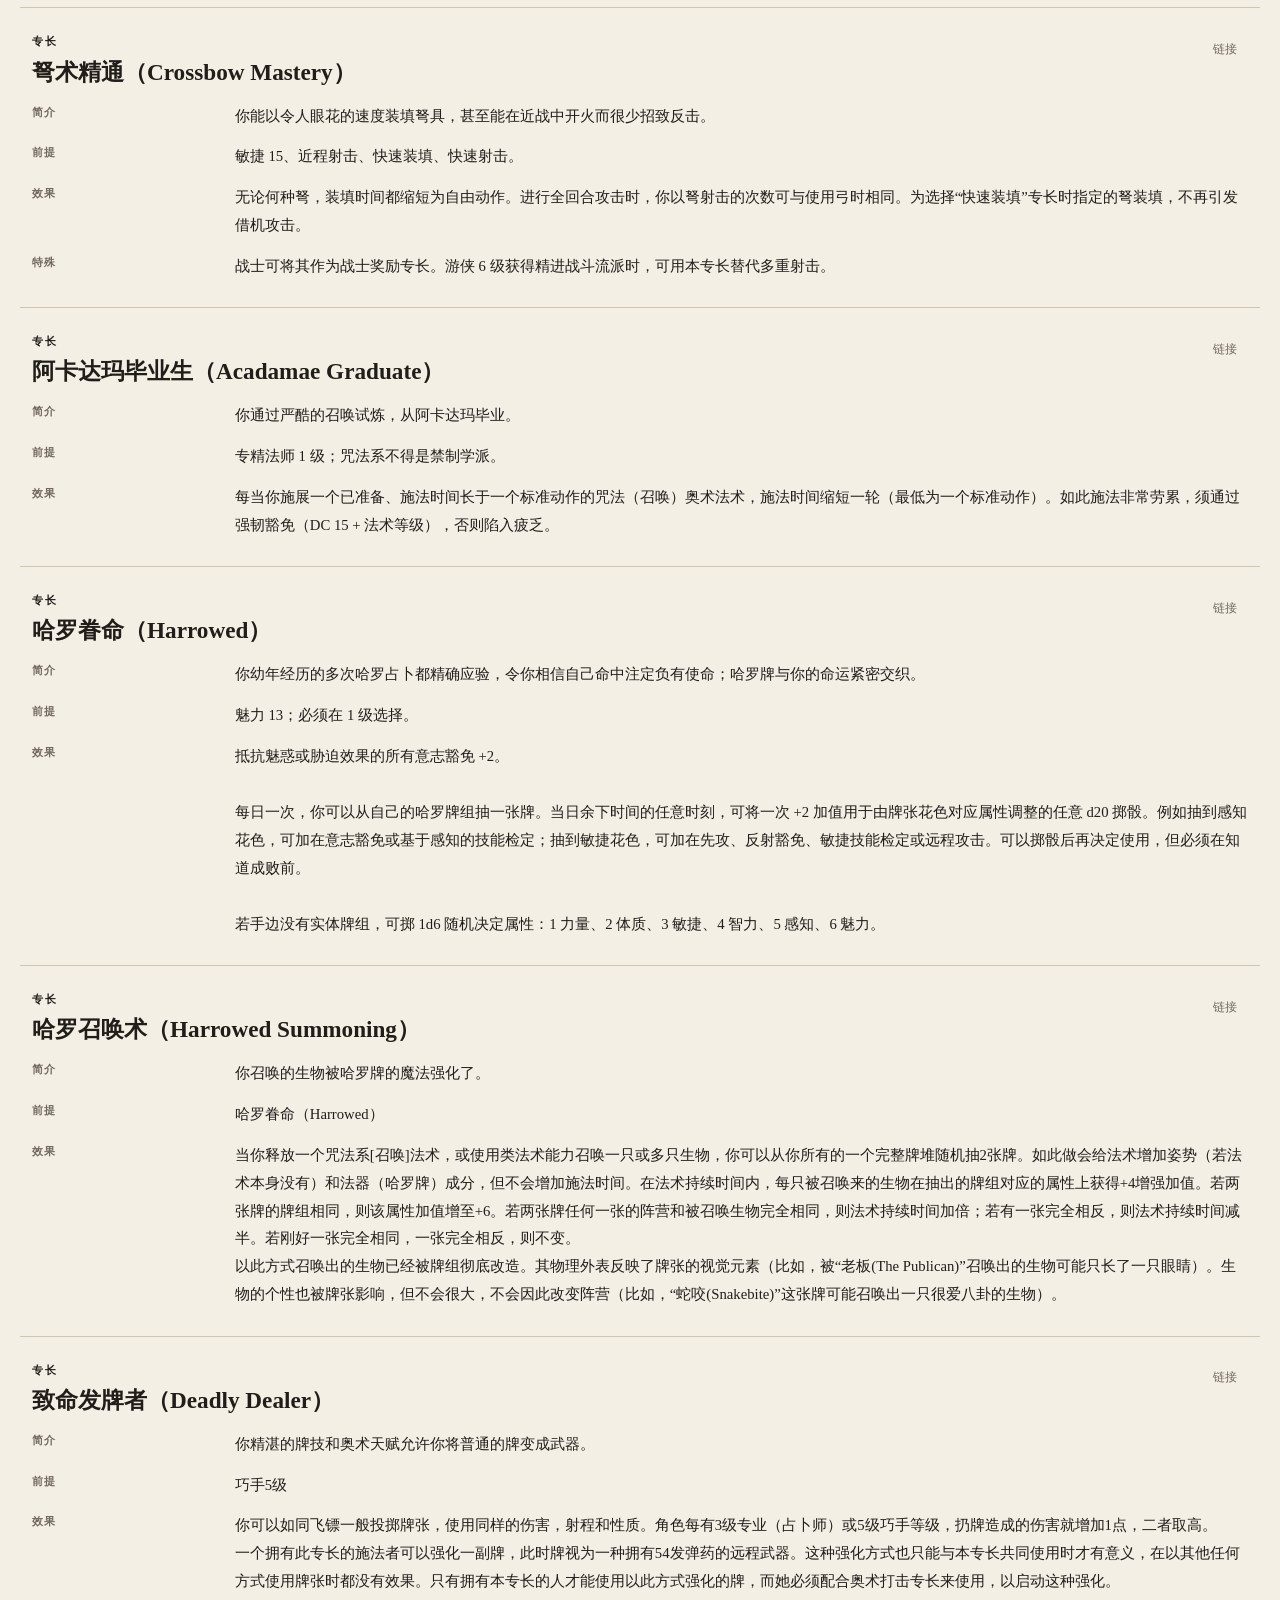
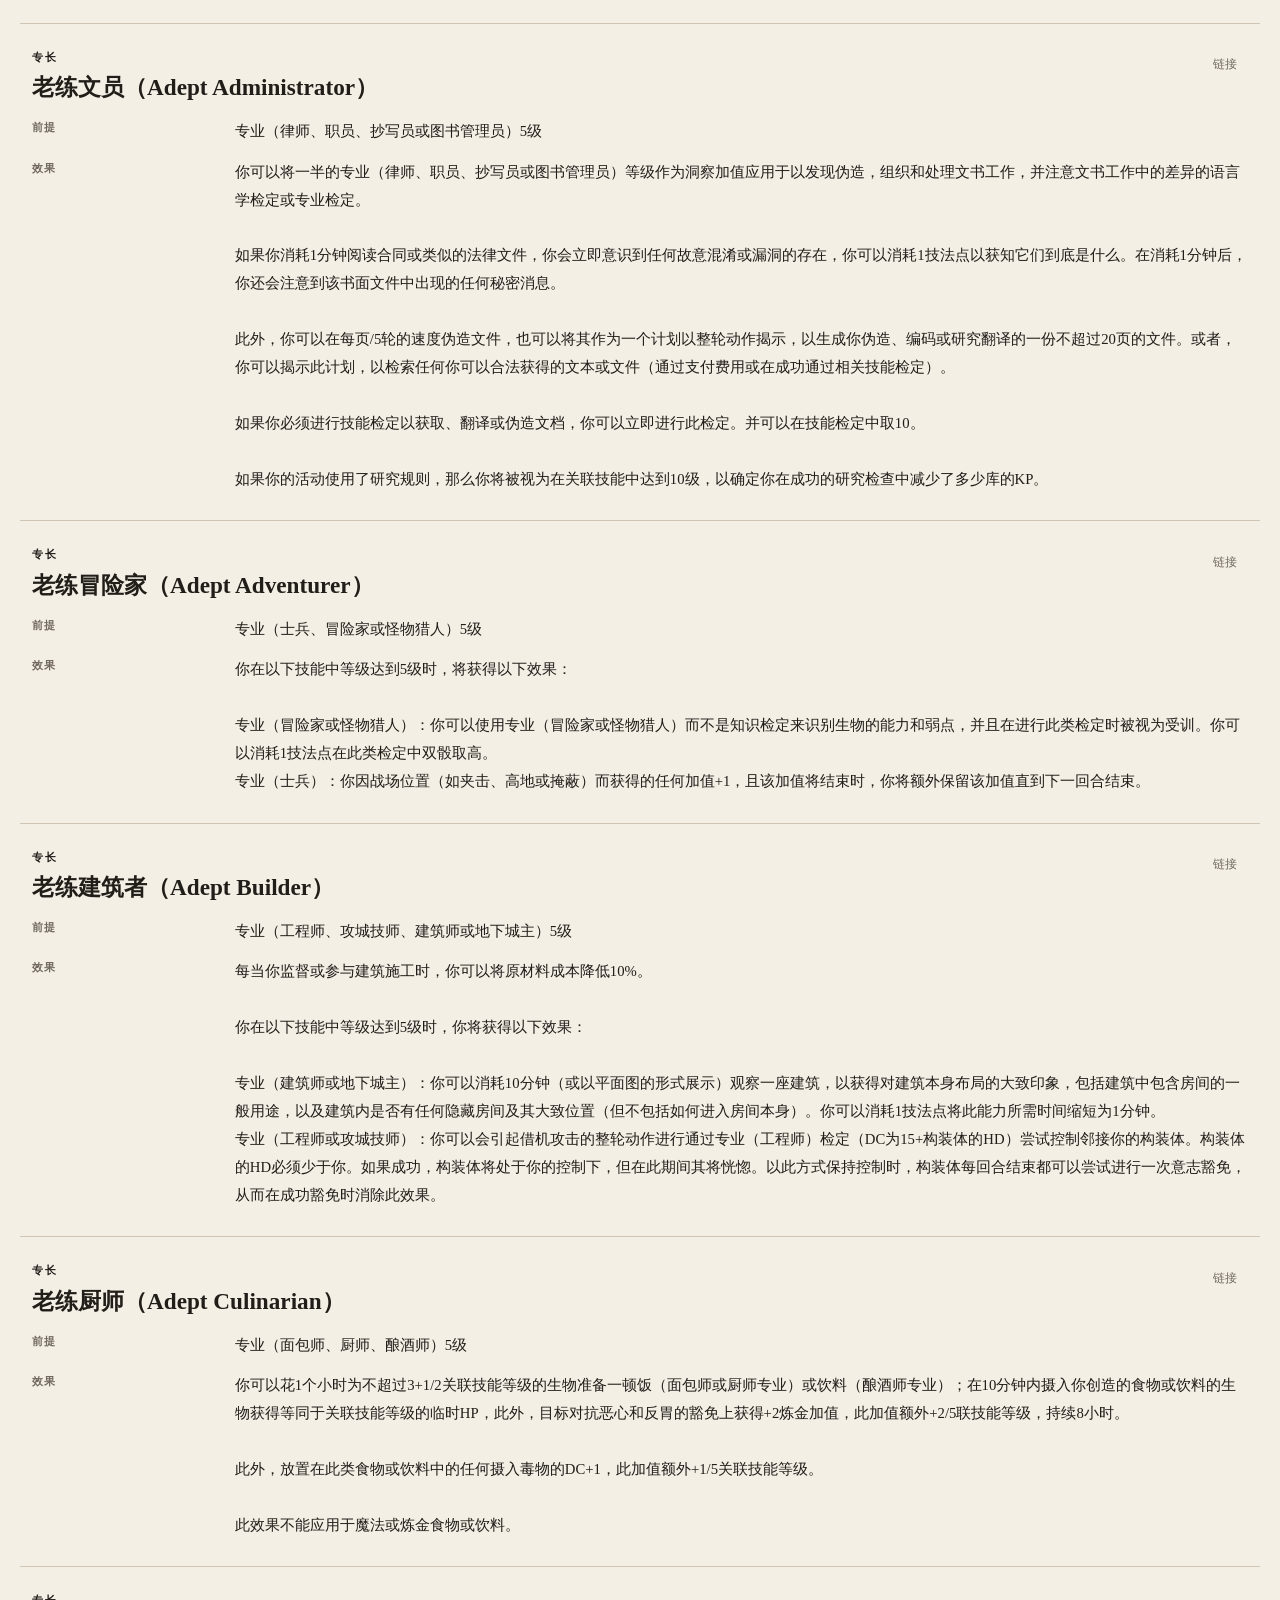
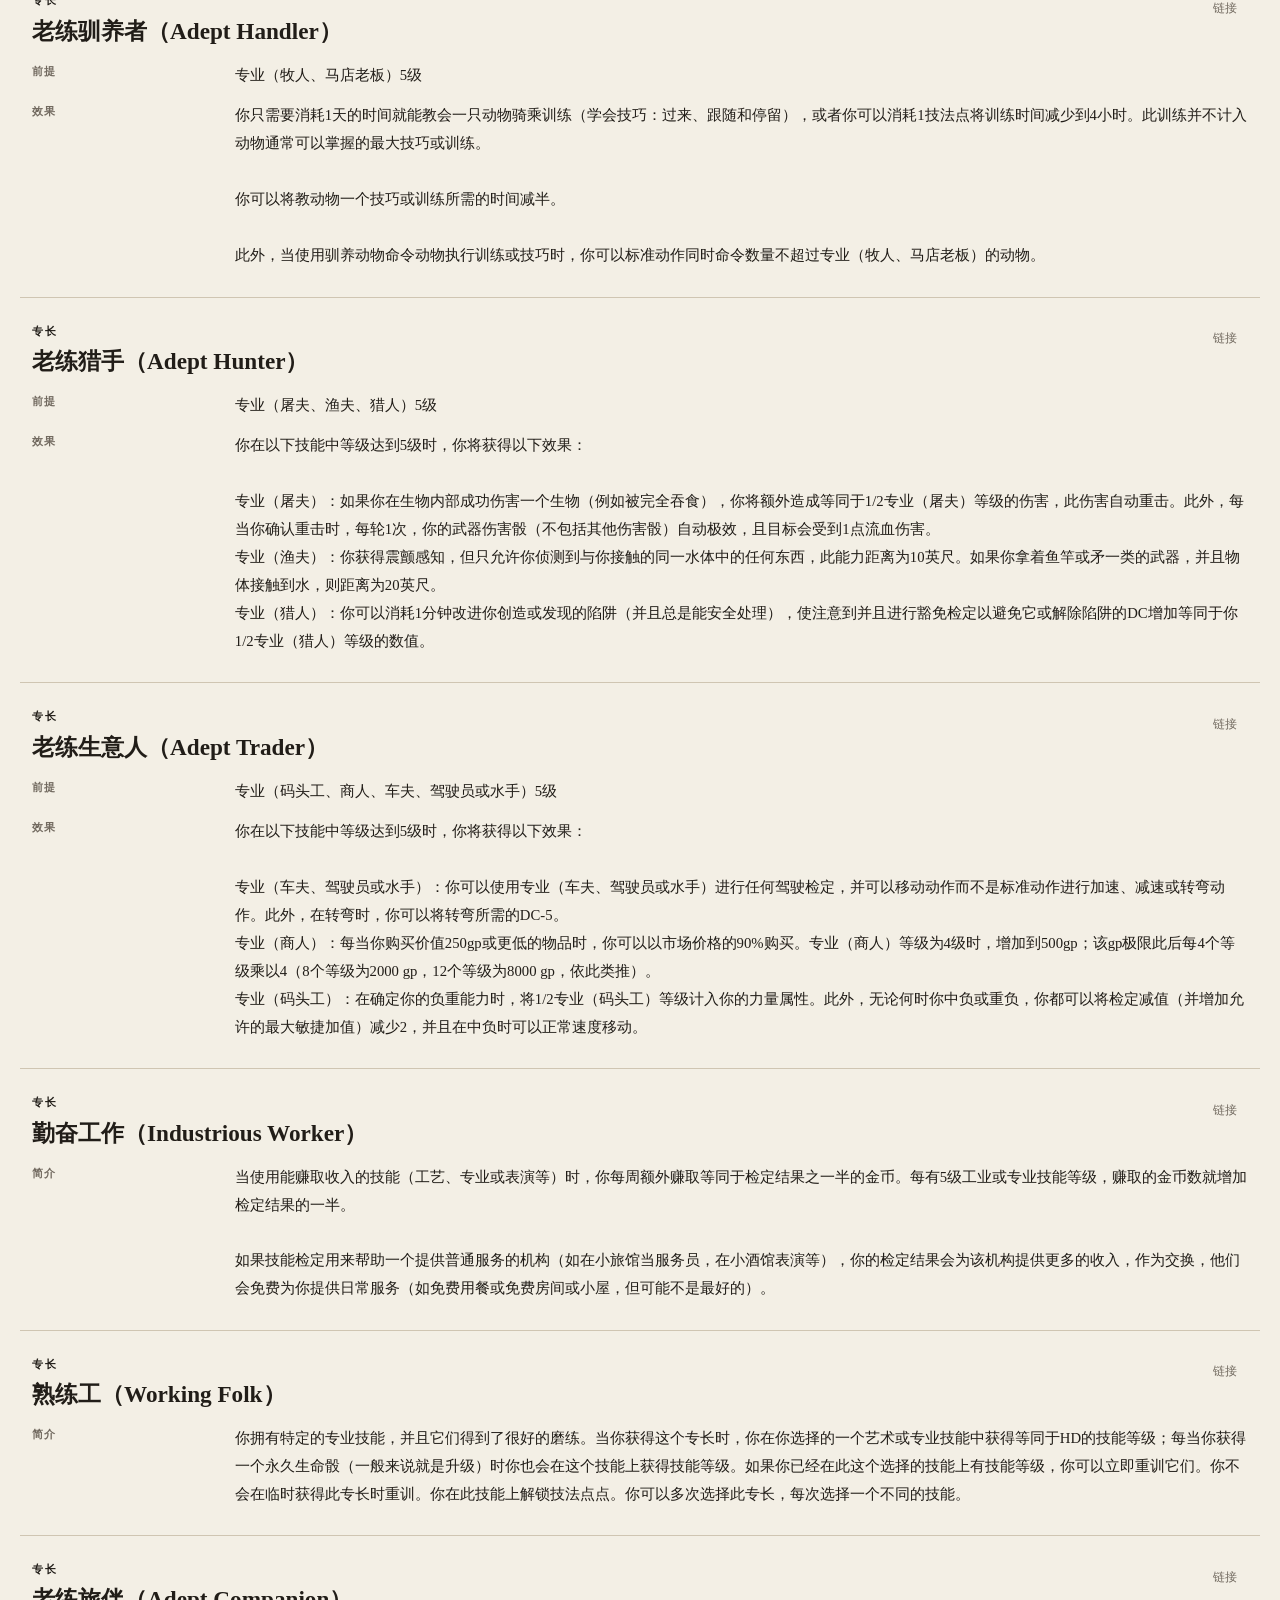
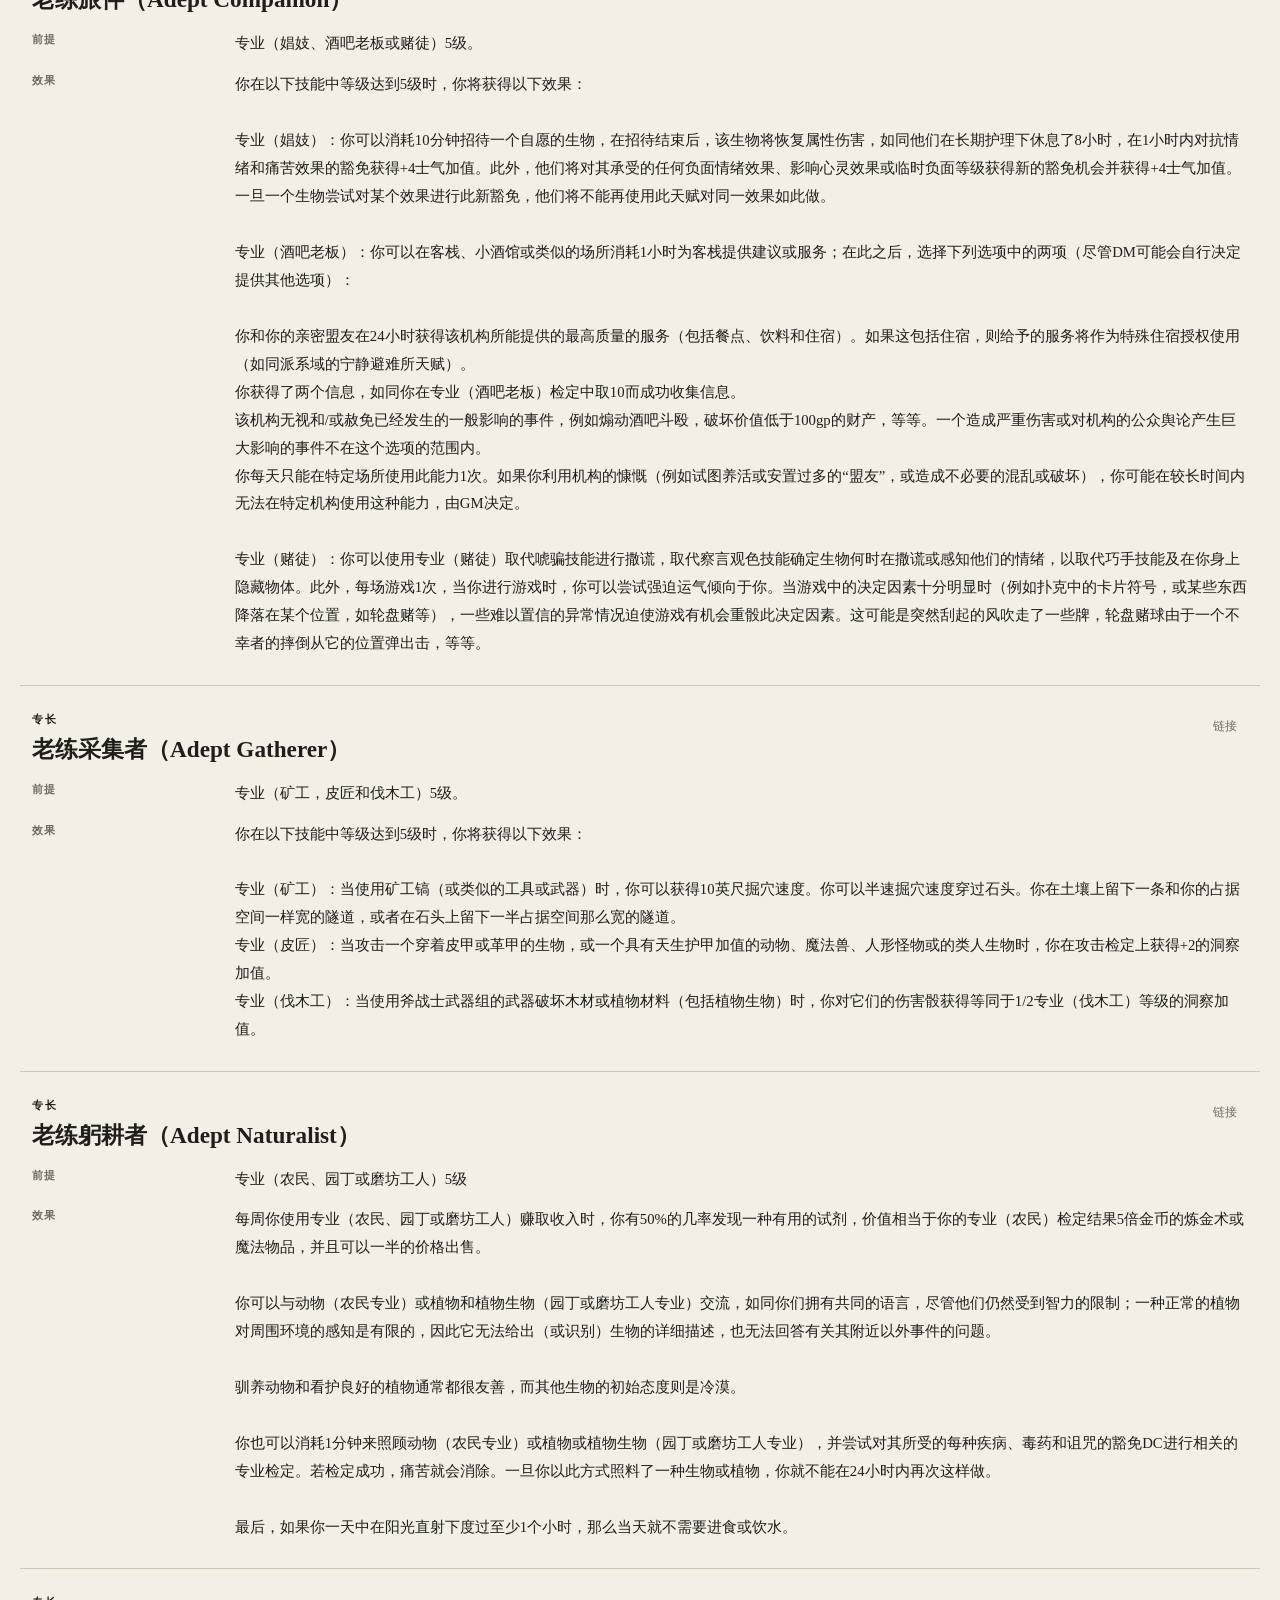
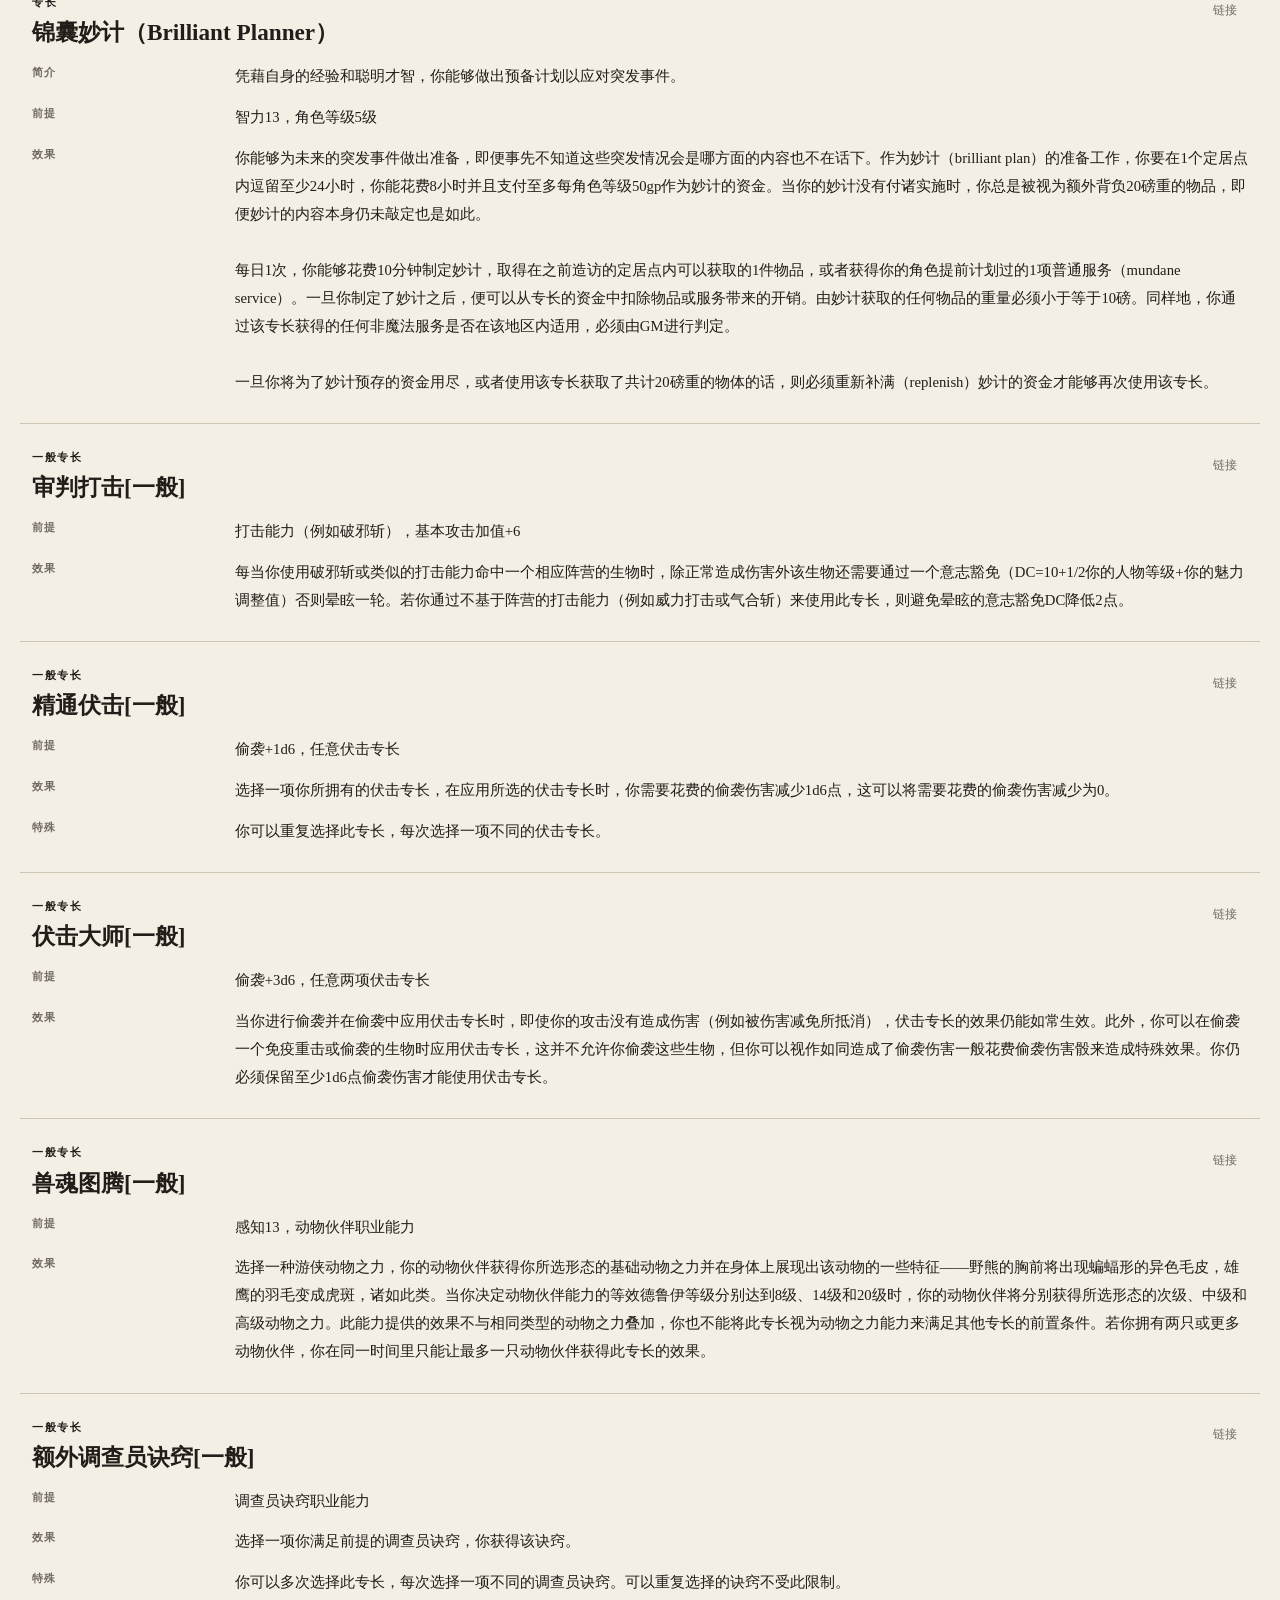
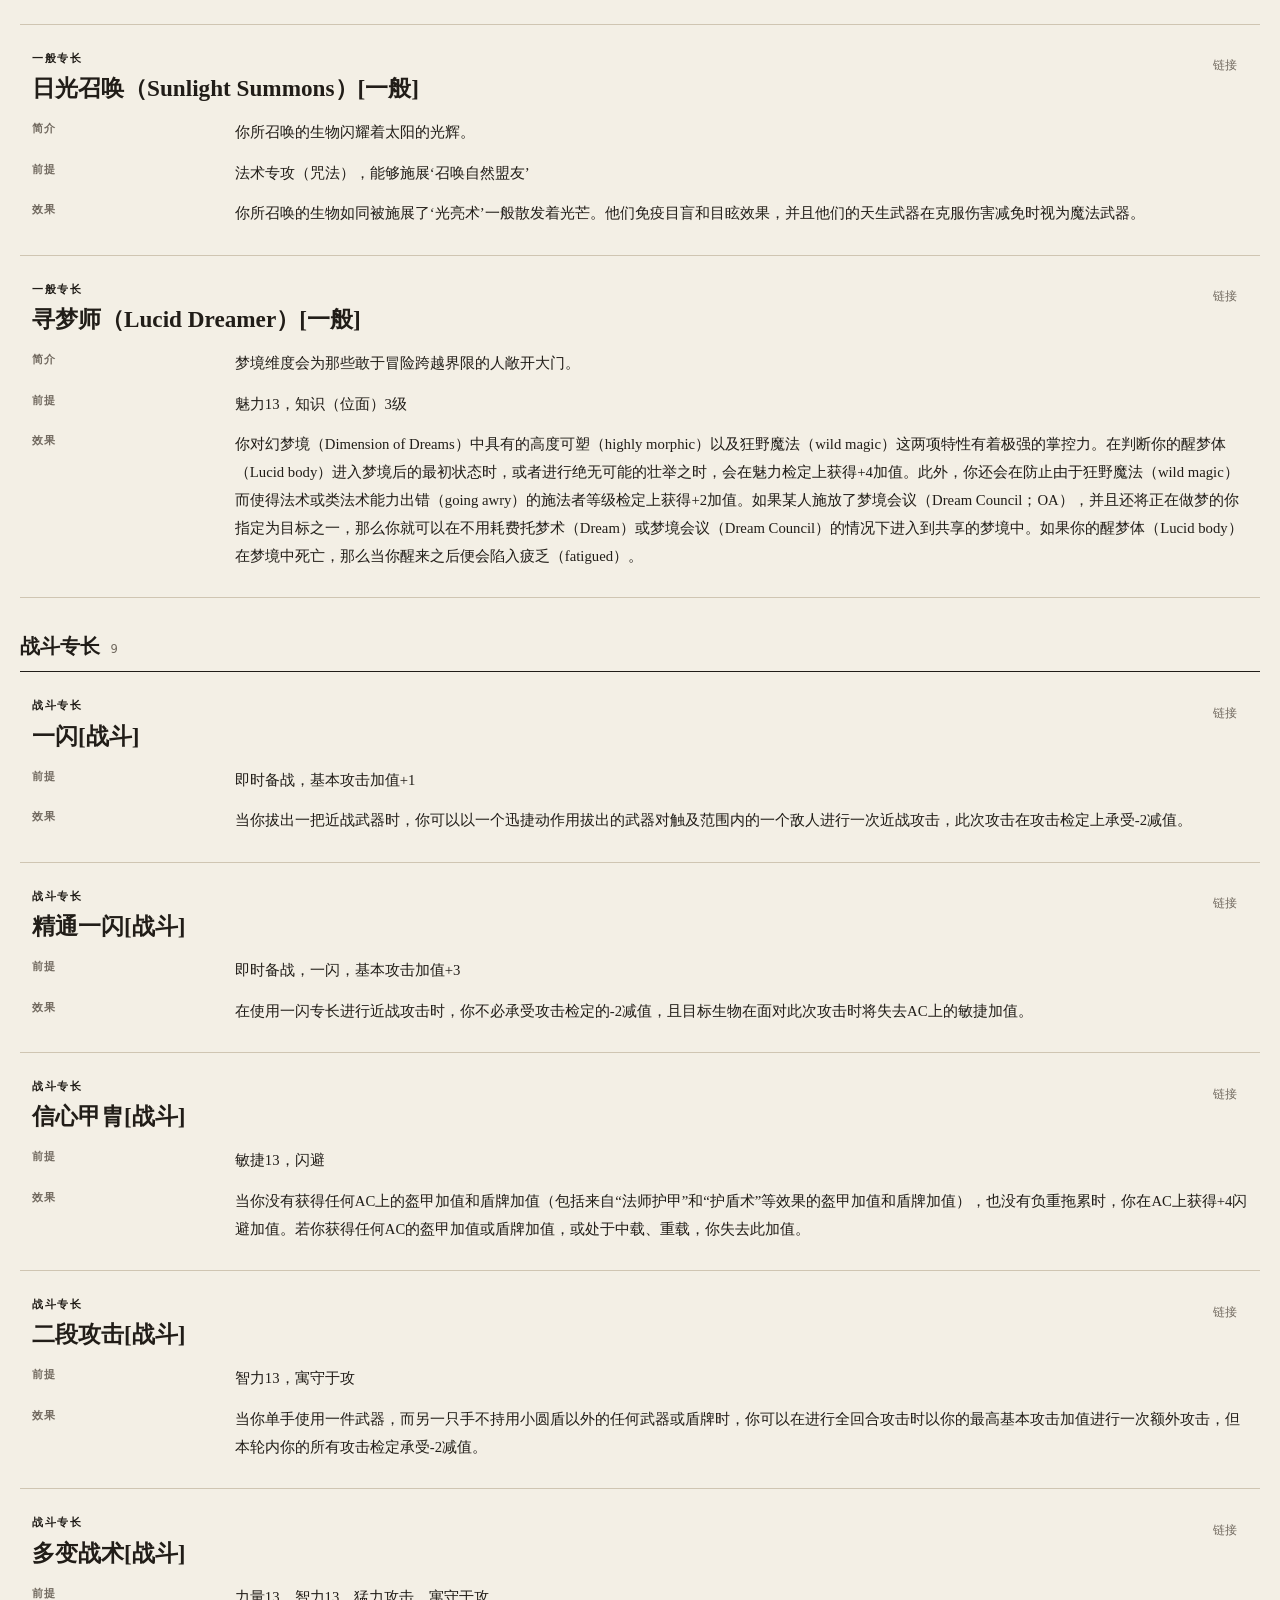
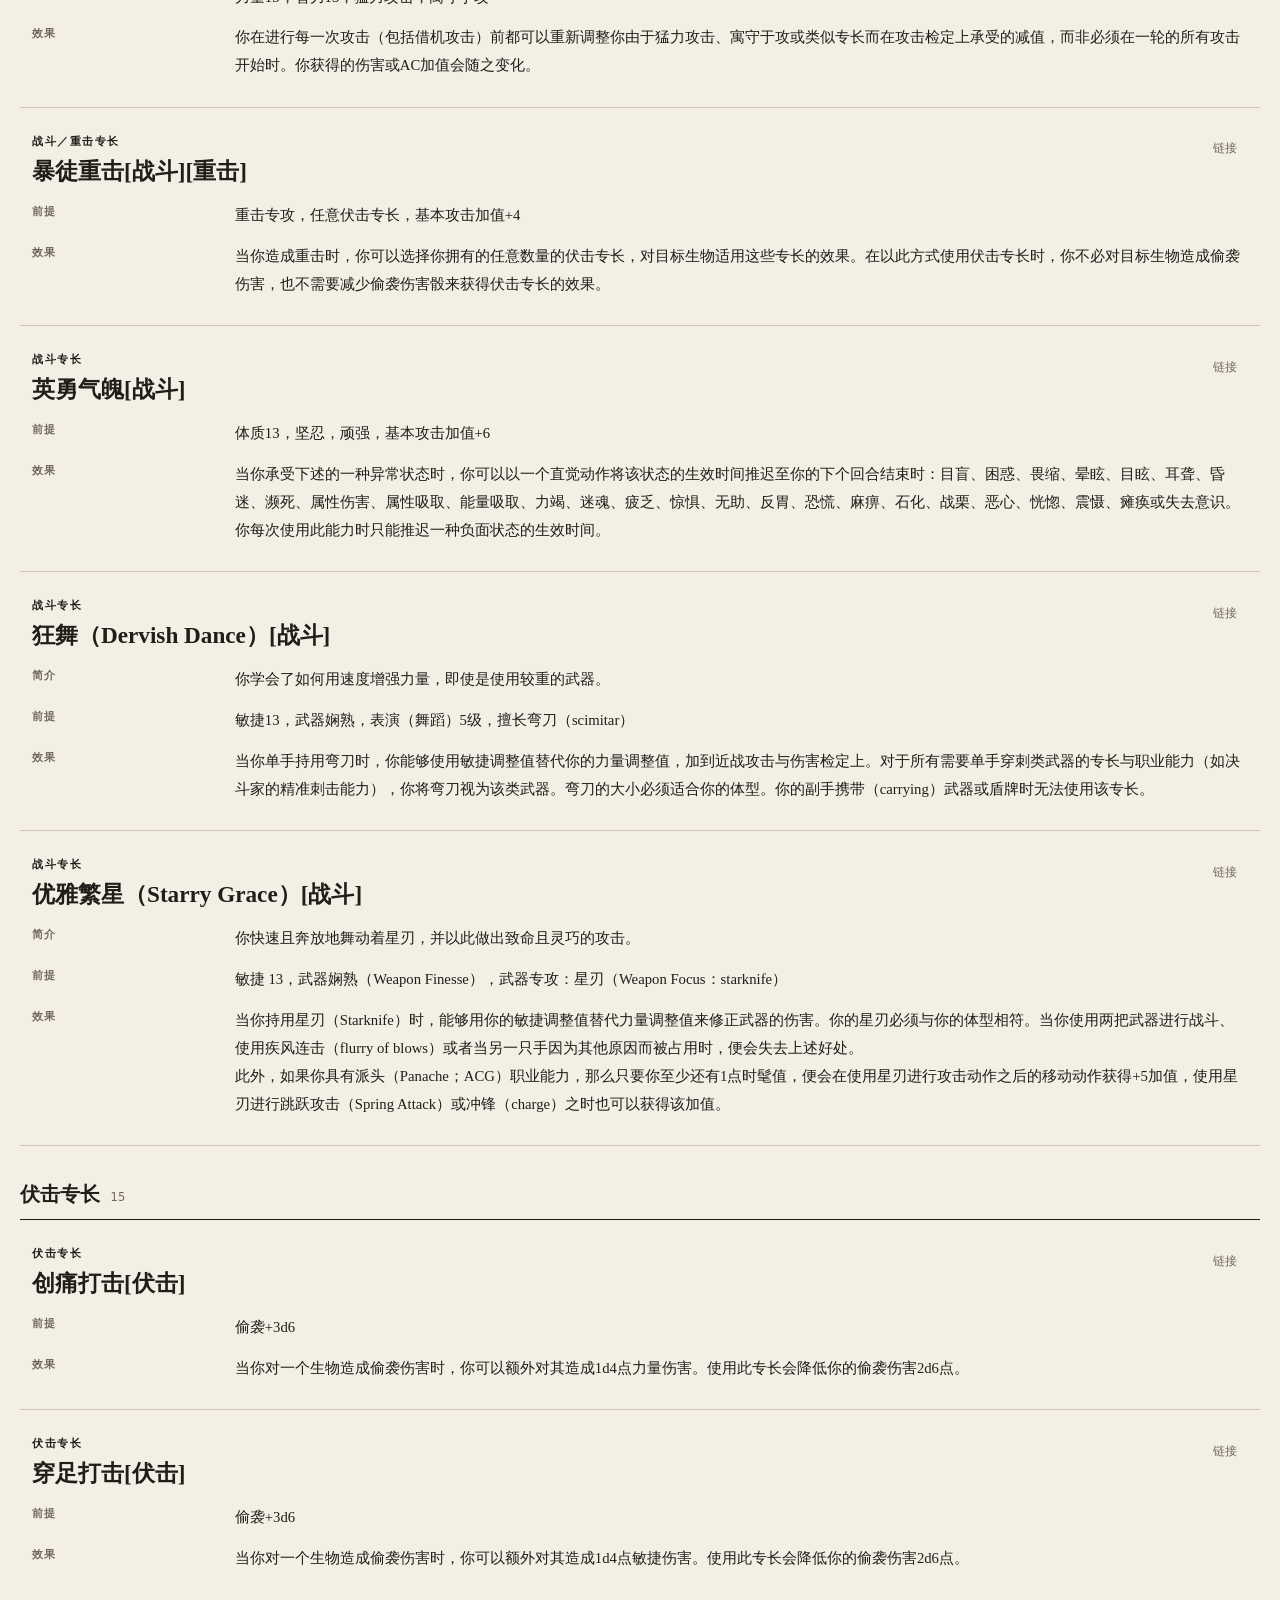
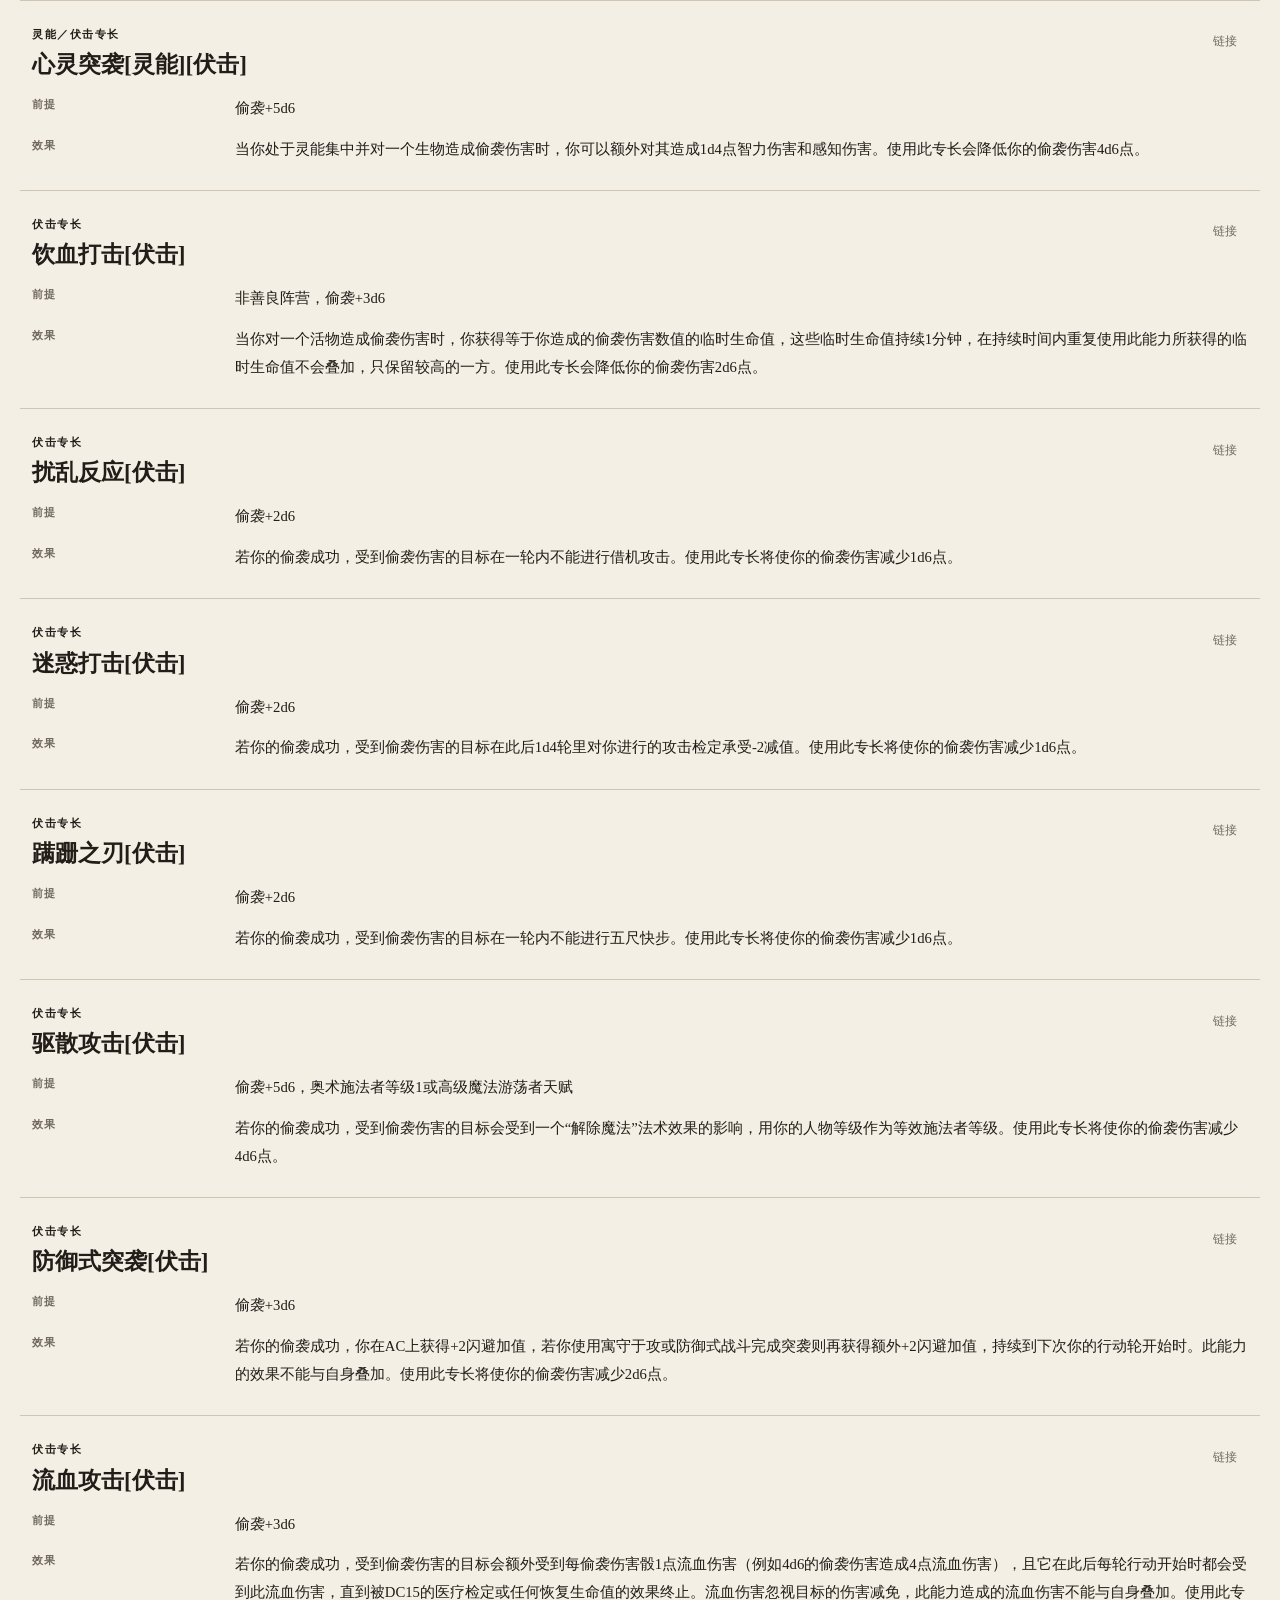
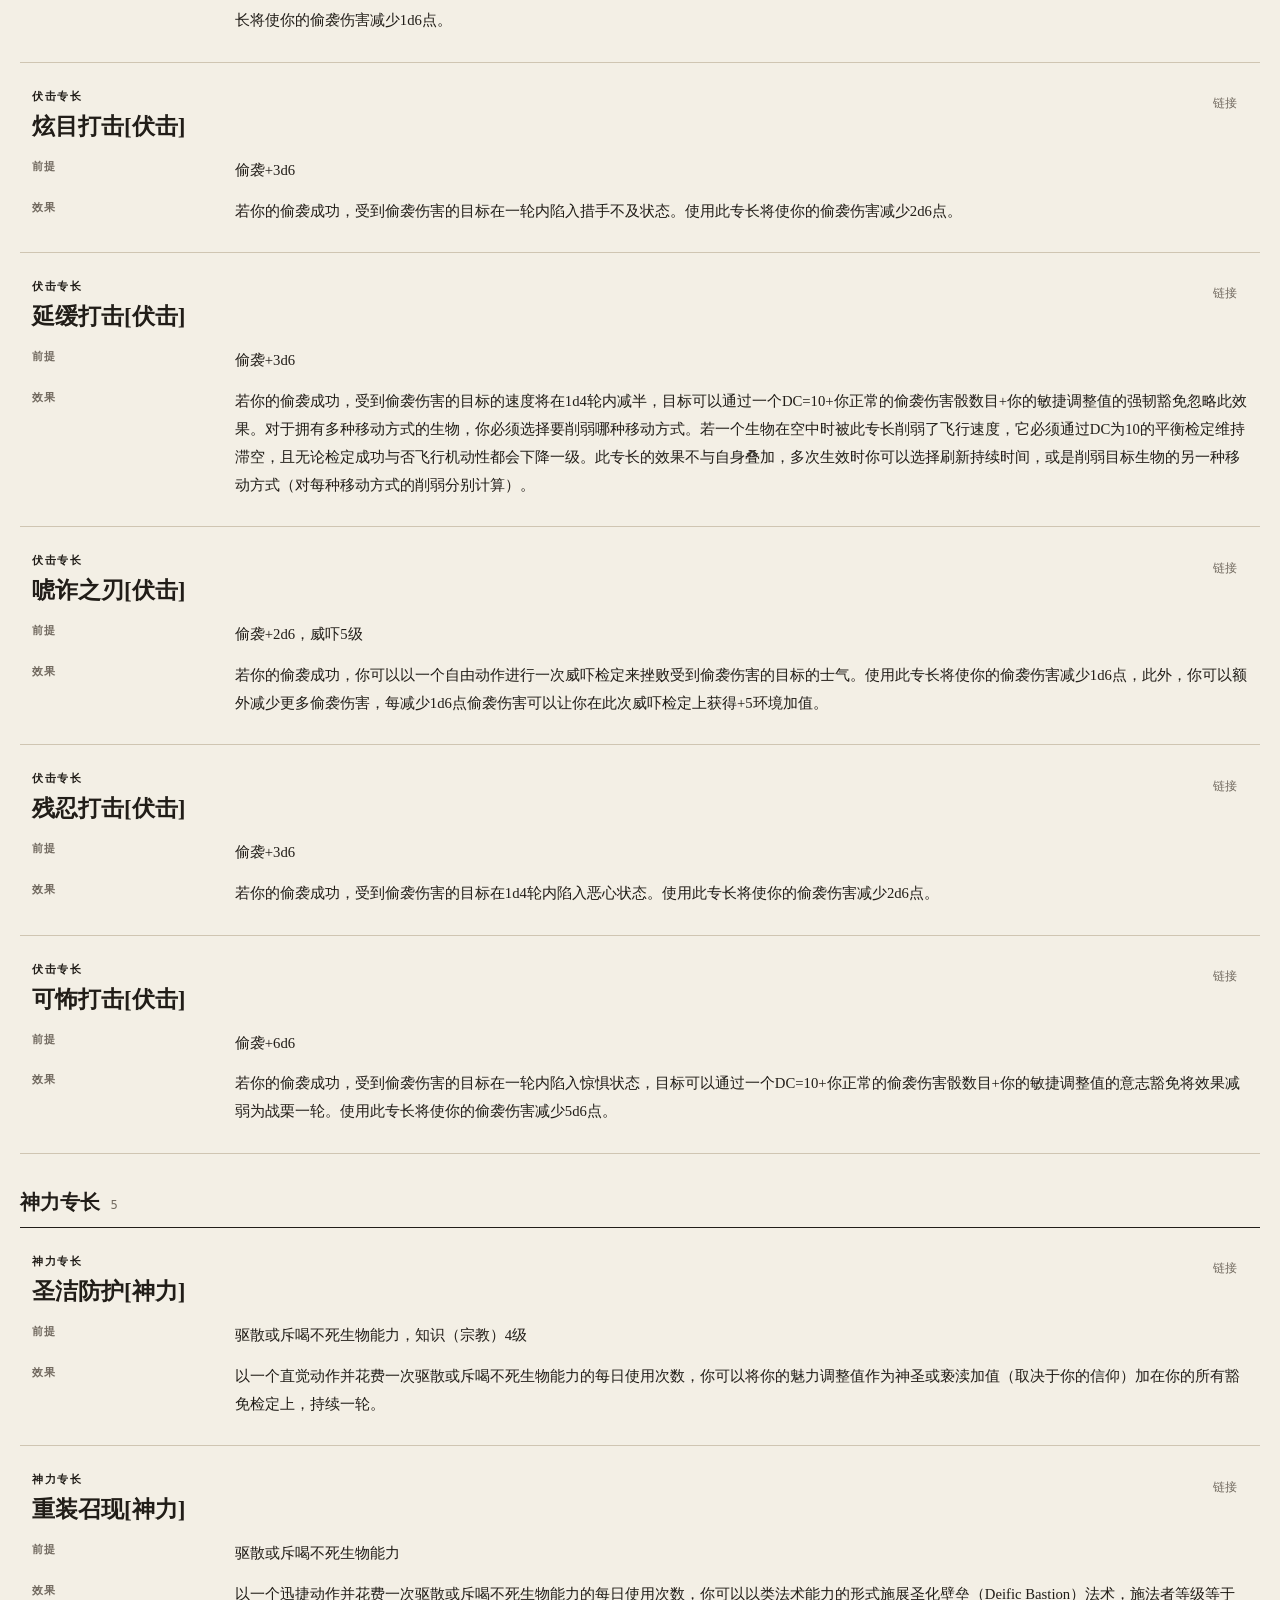
<file: feats-prestige.html>
<!doctype html>
<html lang="zh-CN">
  <head>
    <meta charset="UTF-8" />
    <meta name="viewport" content="width=device-width, initial-scale=1.0" />
    <meta http-equiv="refresh" content="0; url=feats.html" />
    <link rel="canonical" href="https://trafifholz.github.io/3r-homebrew/feats.html" />
    <title>专长｜3R Homebrew</title>
  </head>
  <body><p>资料已拆分，请前往<a href="feats.html">专长页</a>或<a href="prestige-classes.html">进阶职业页</a>。</p></body>
</html>
</file>
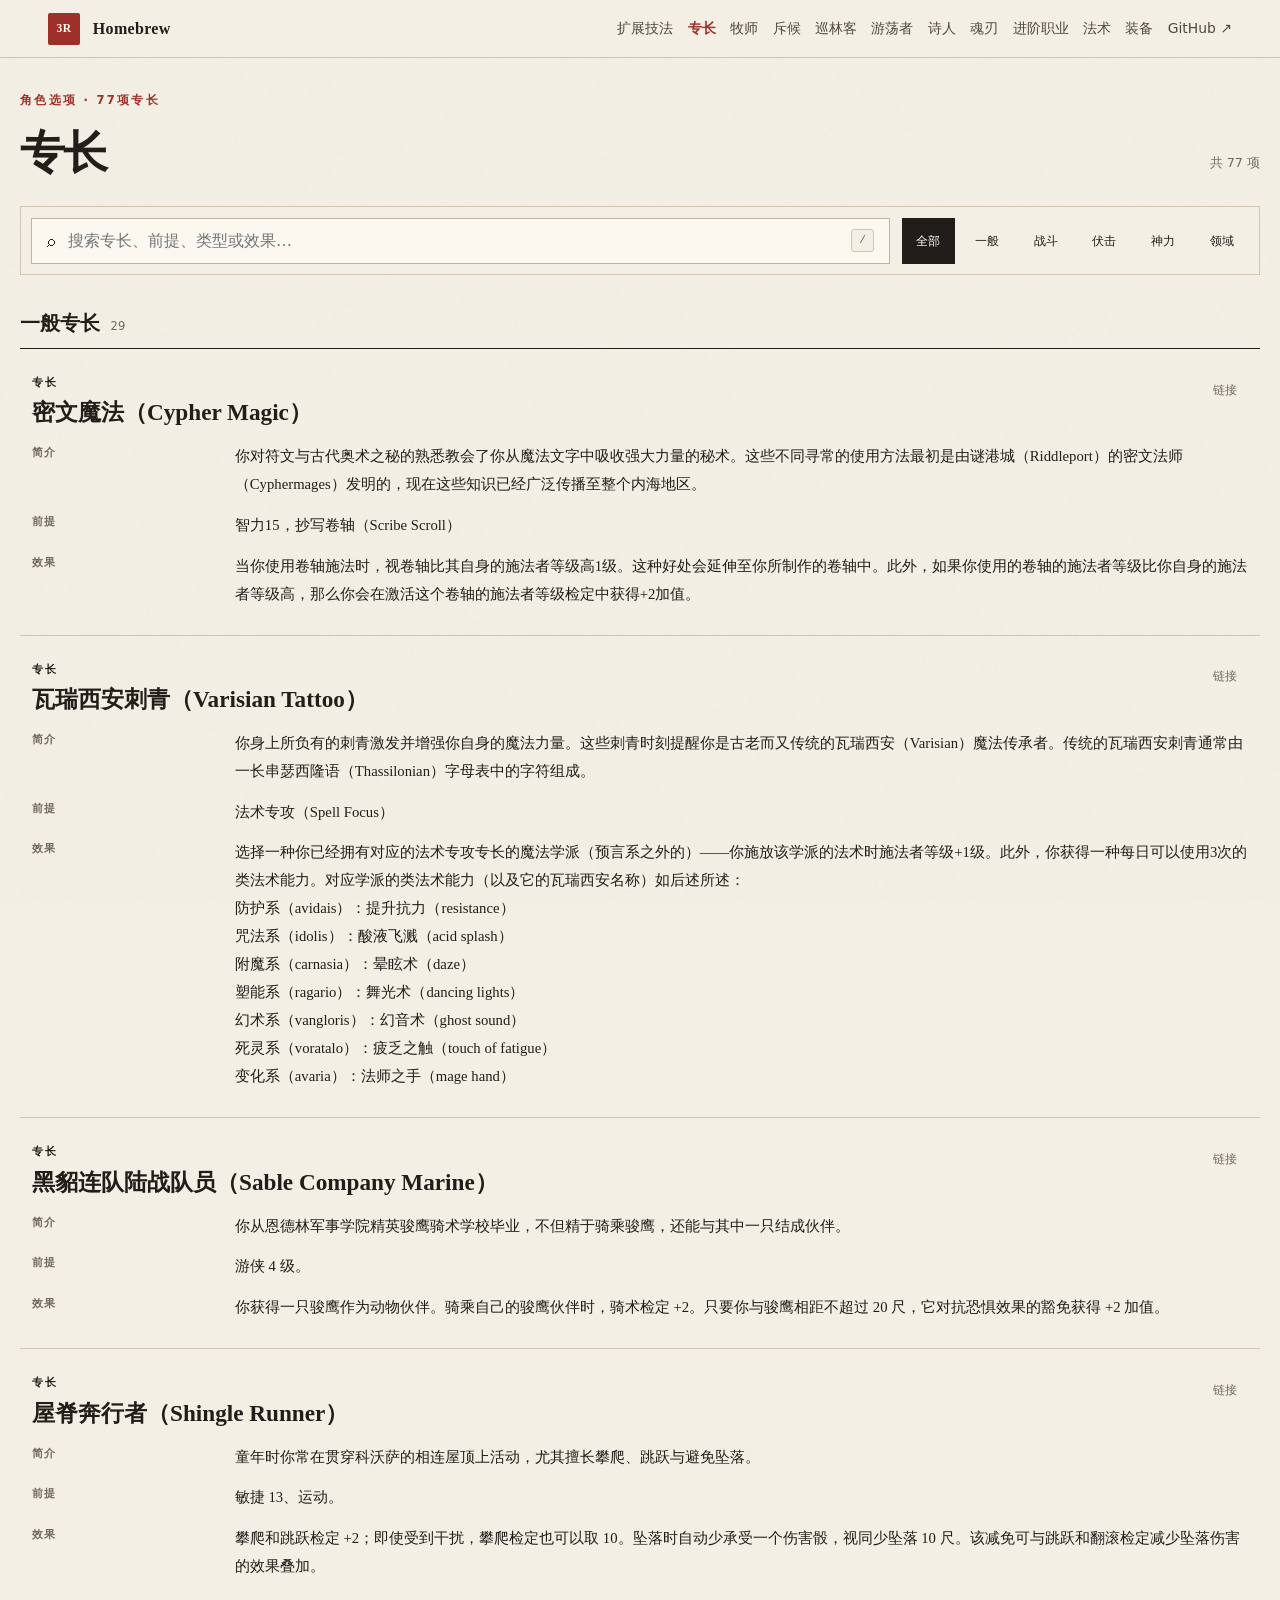
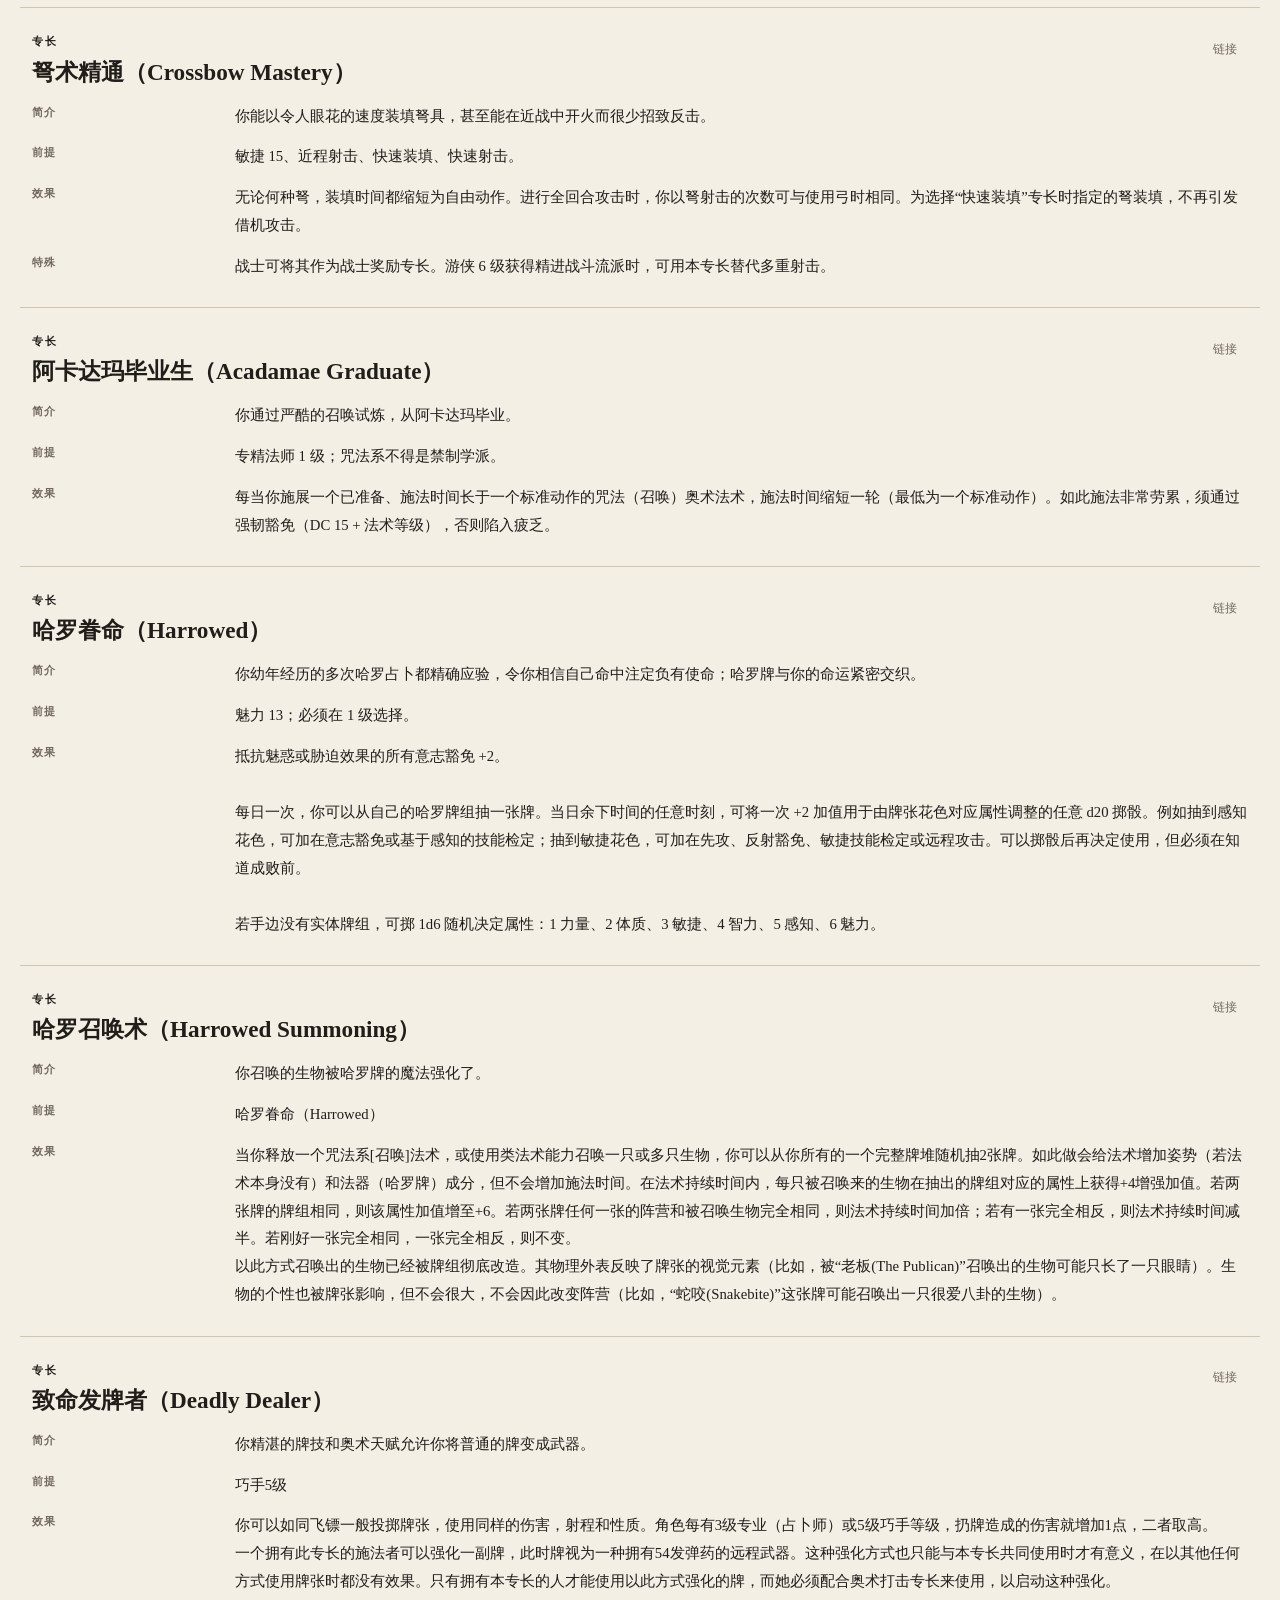
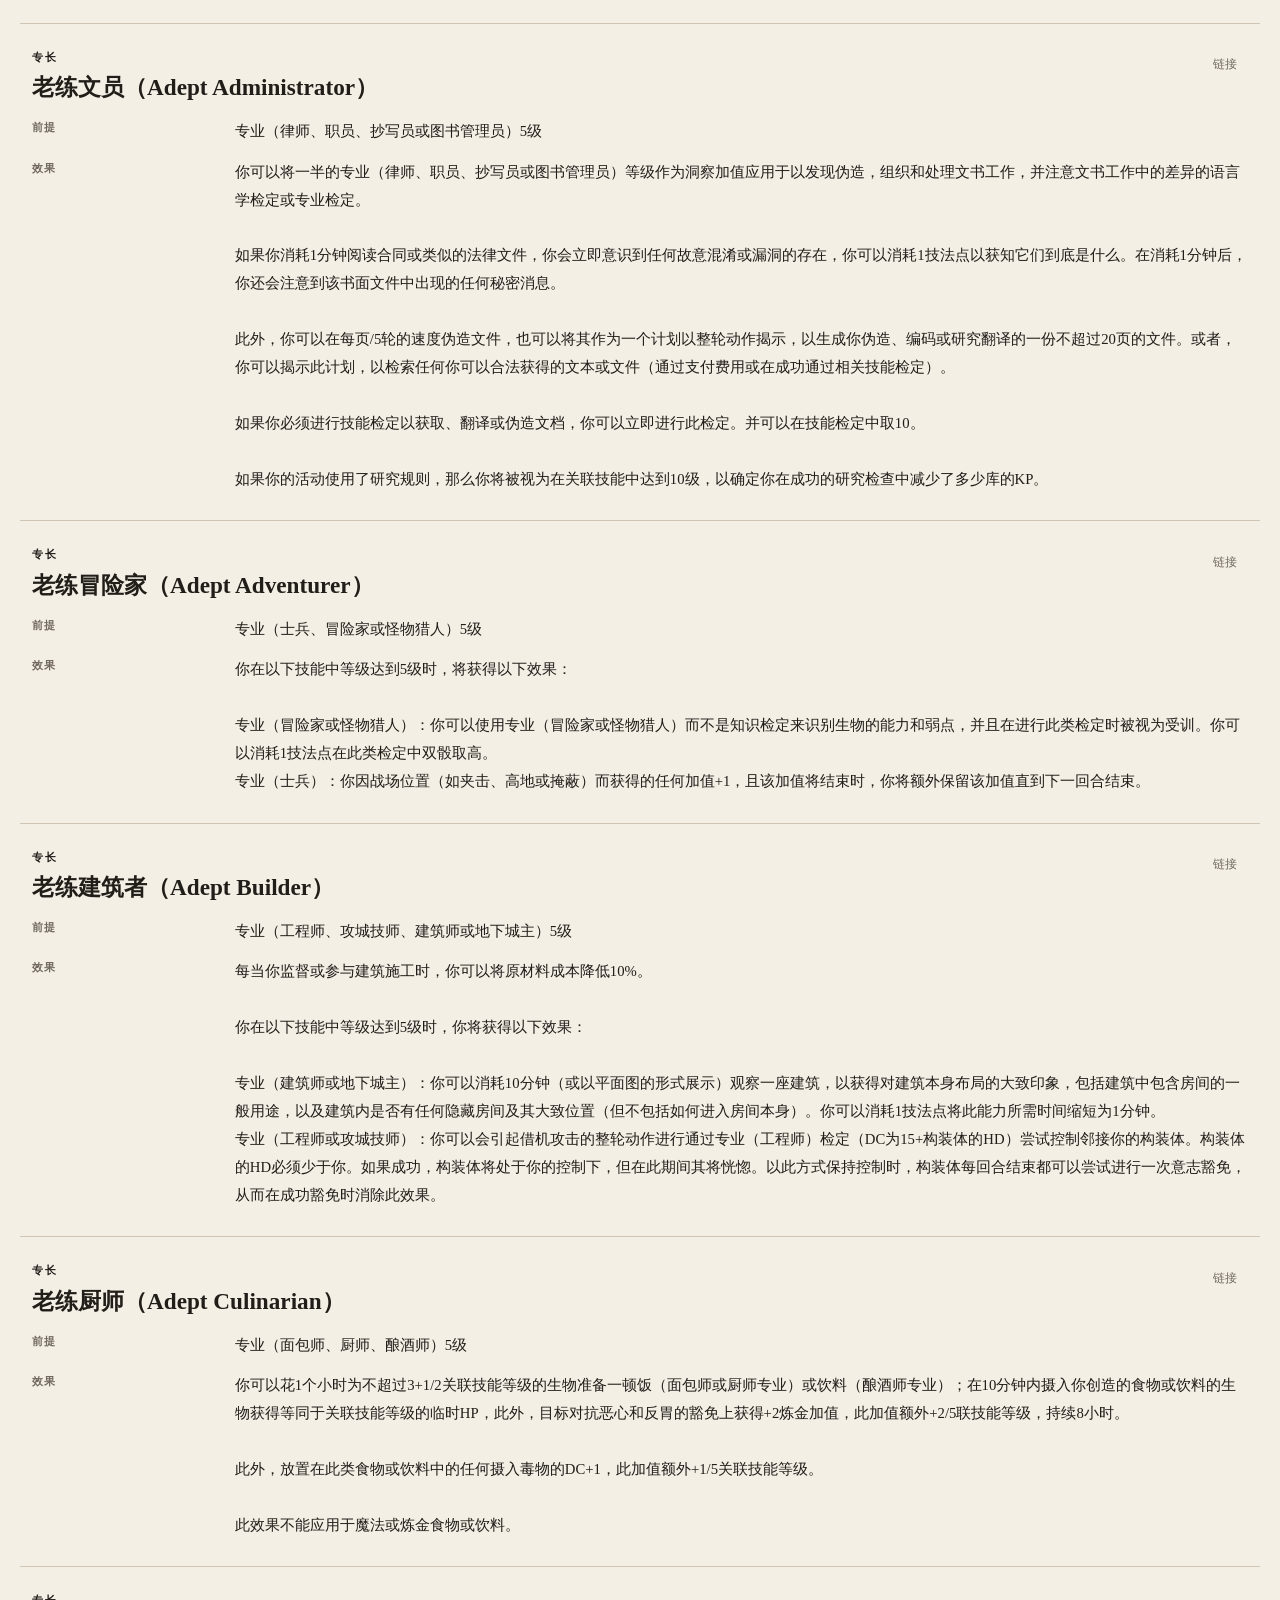
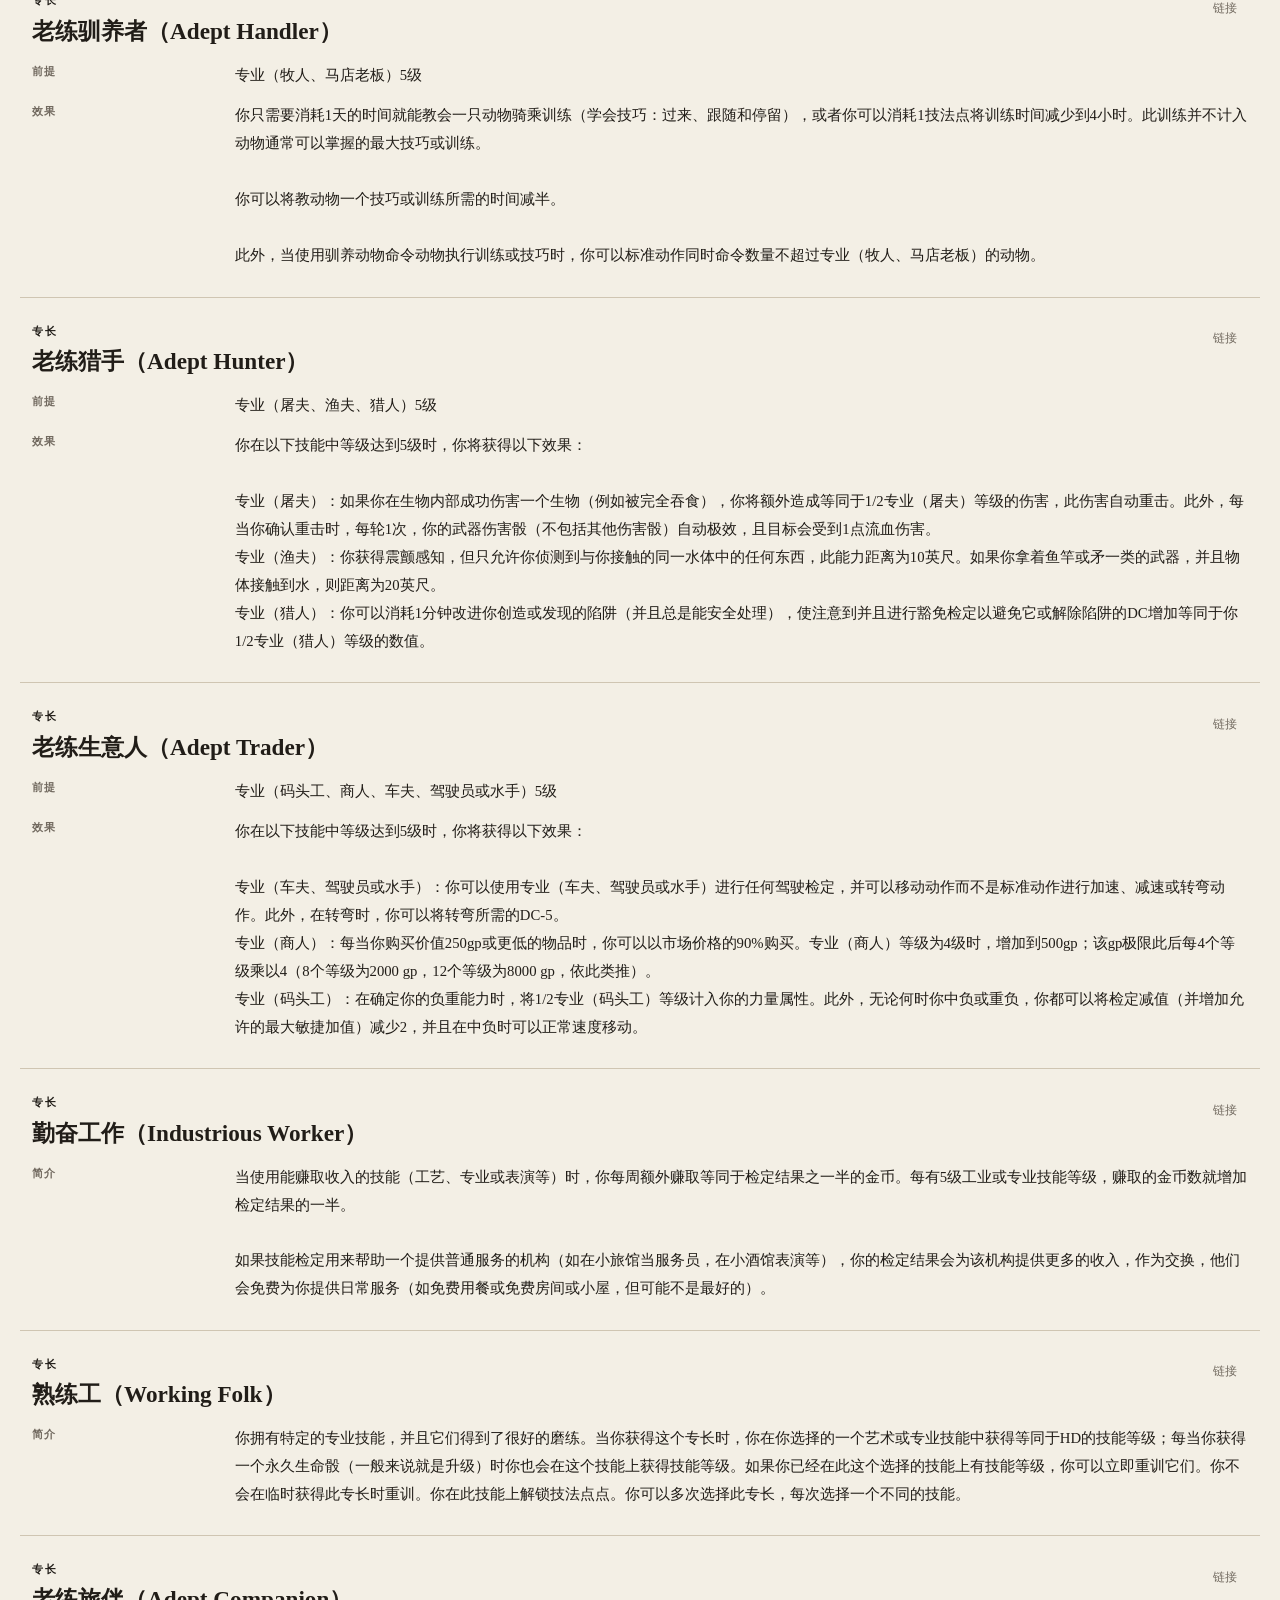
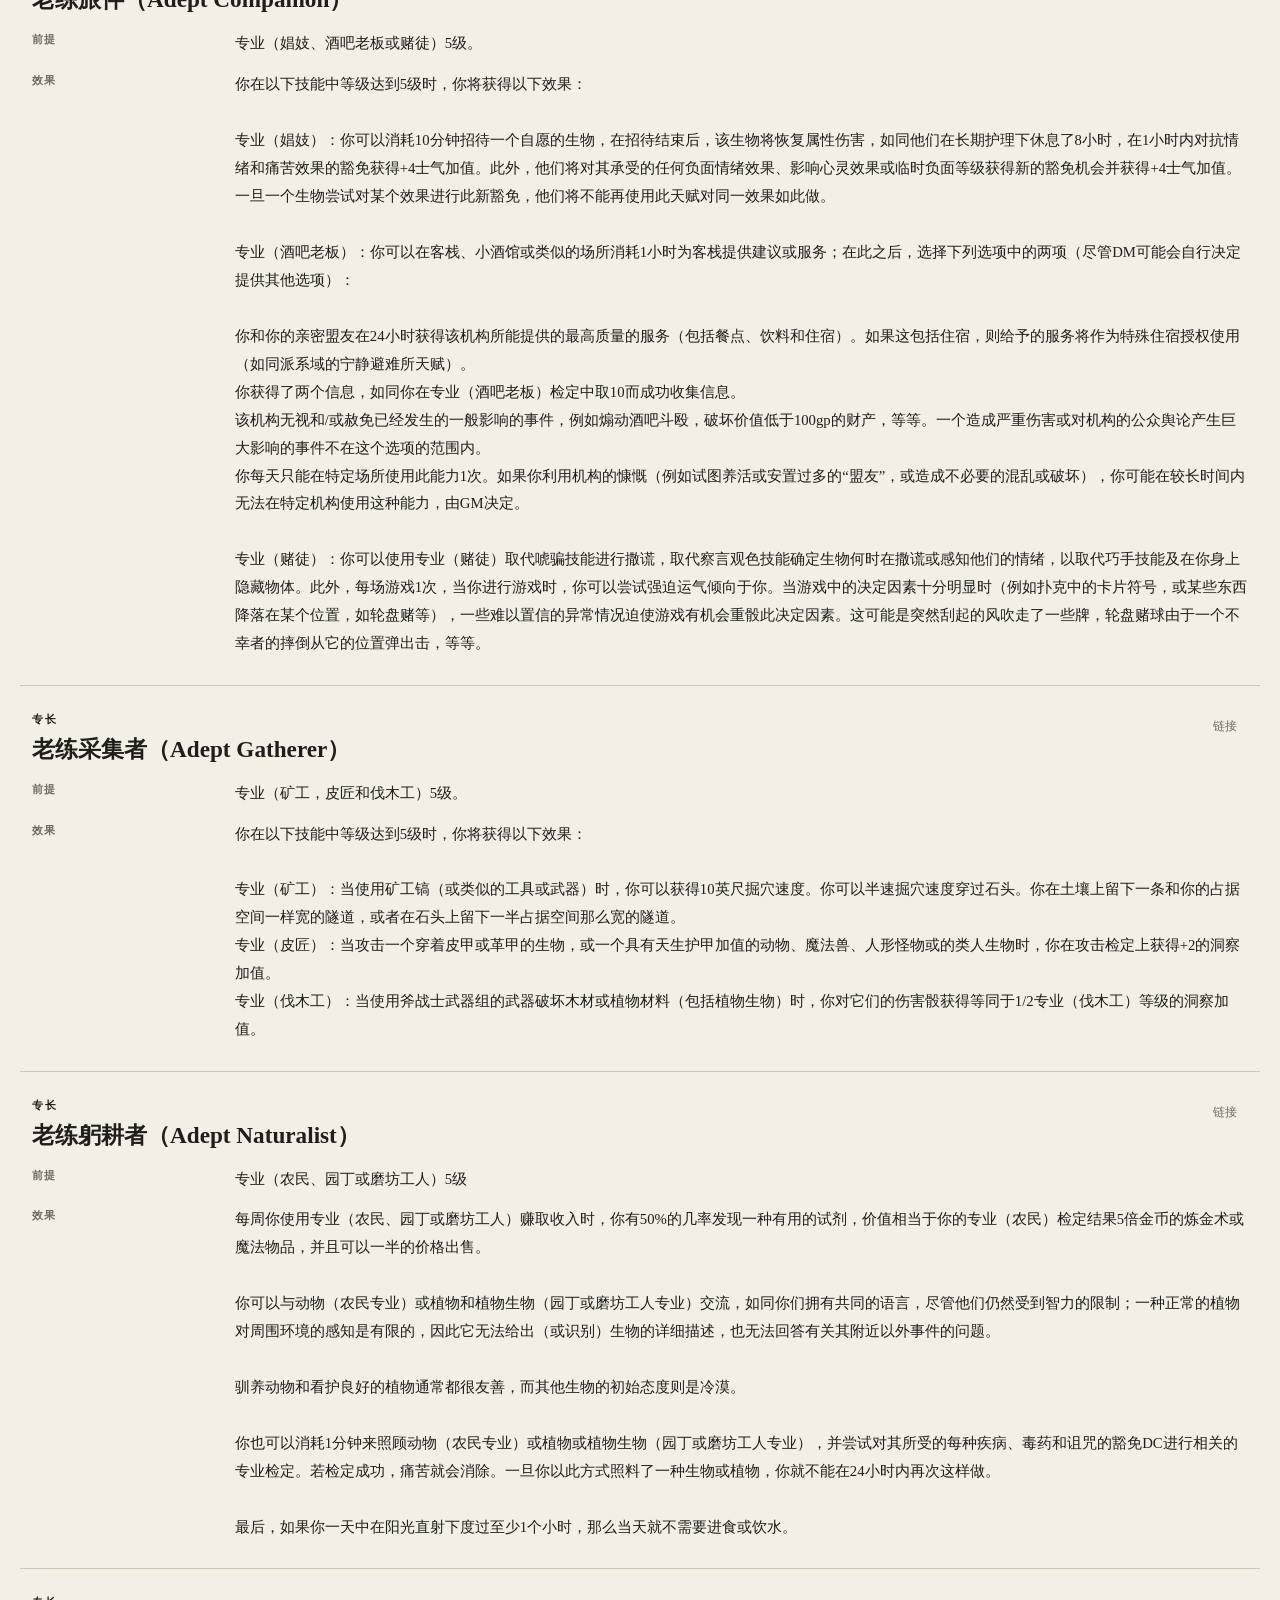
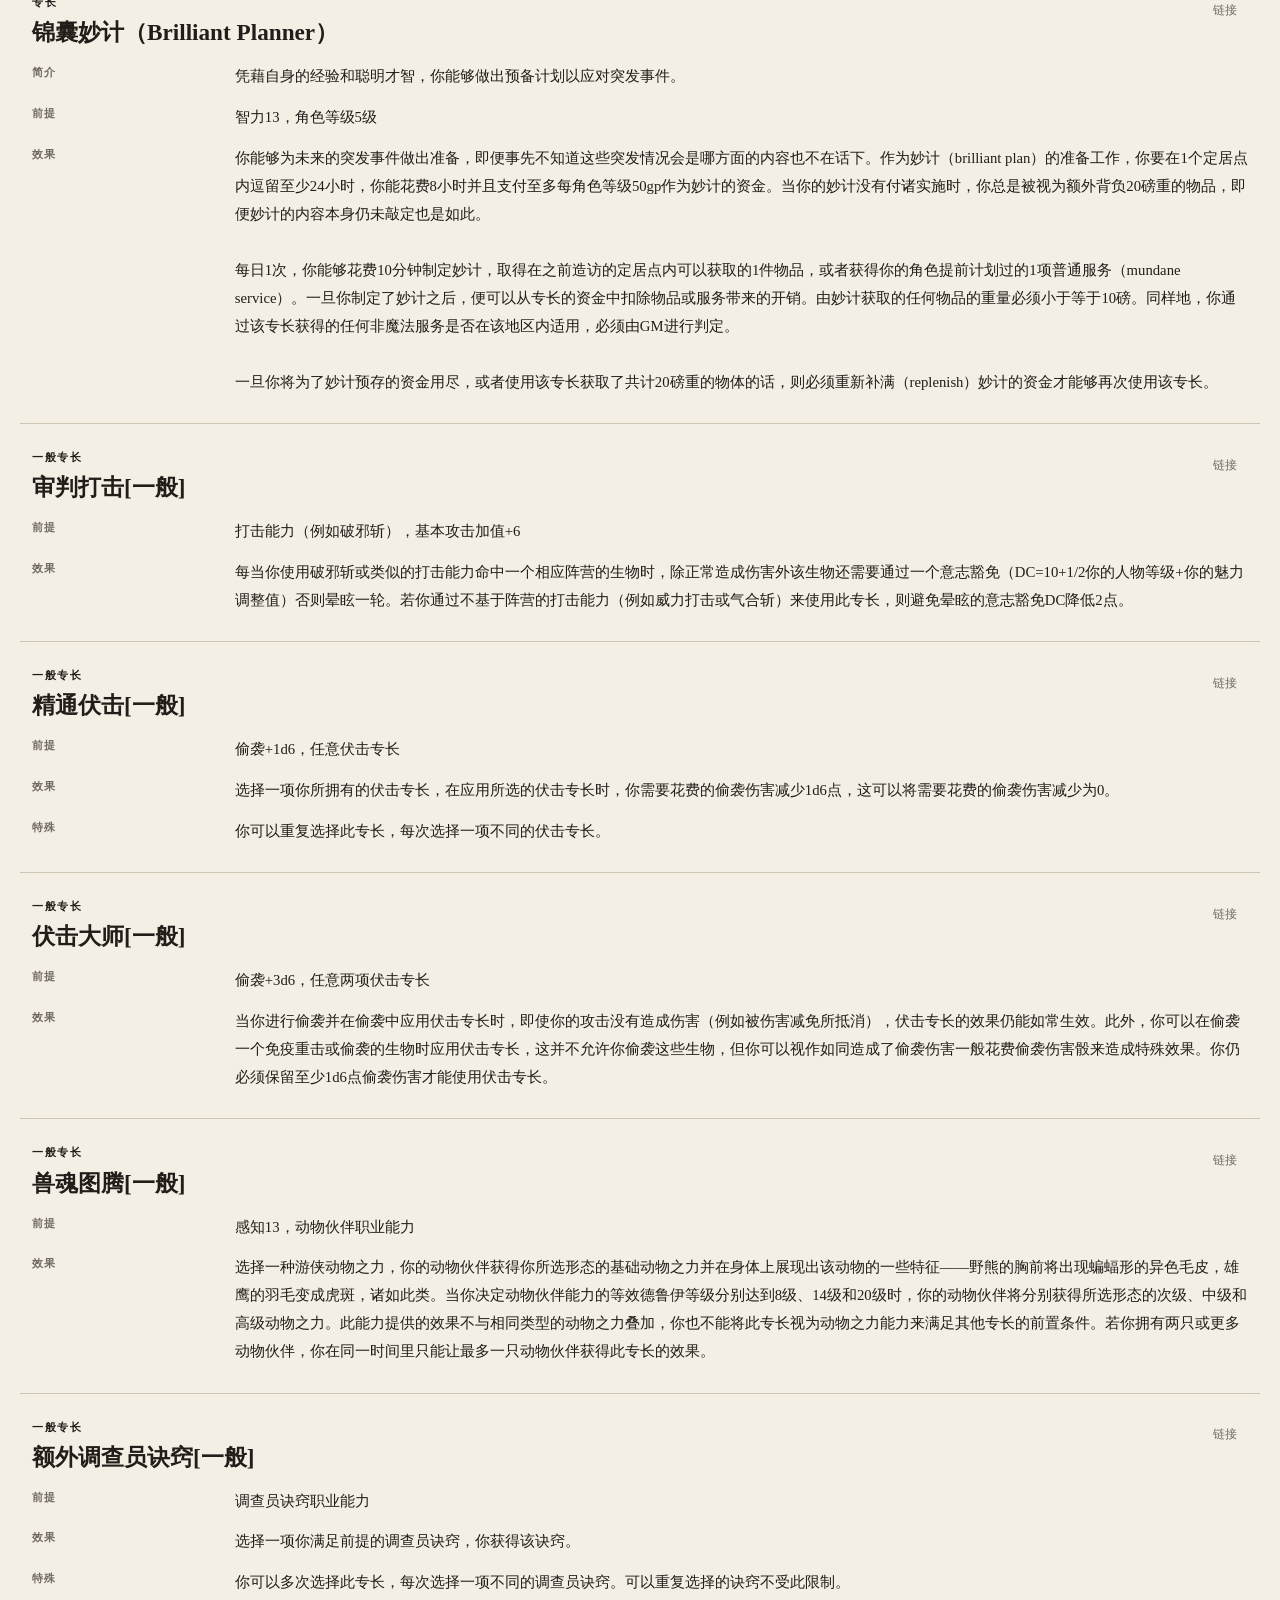
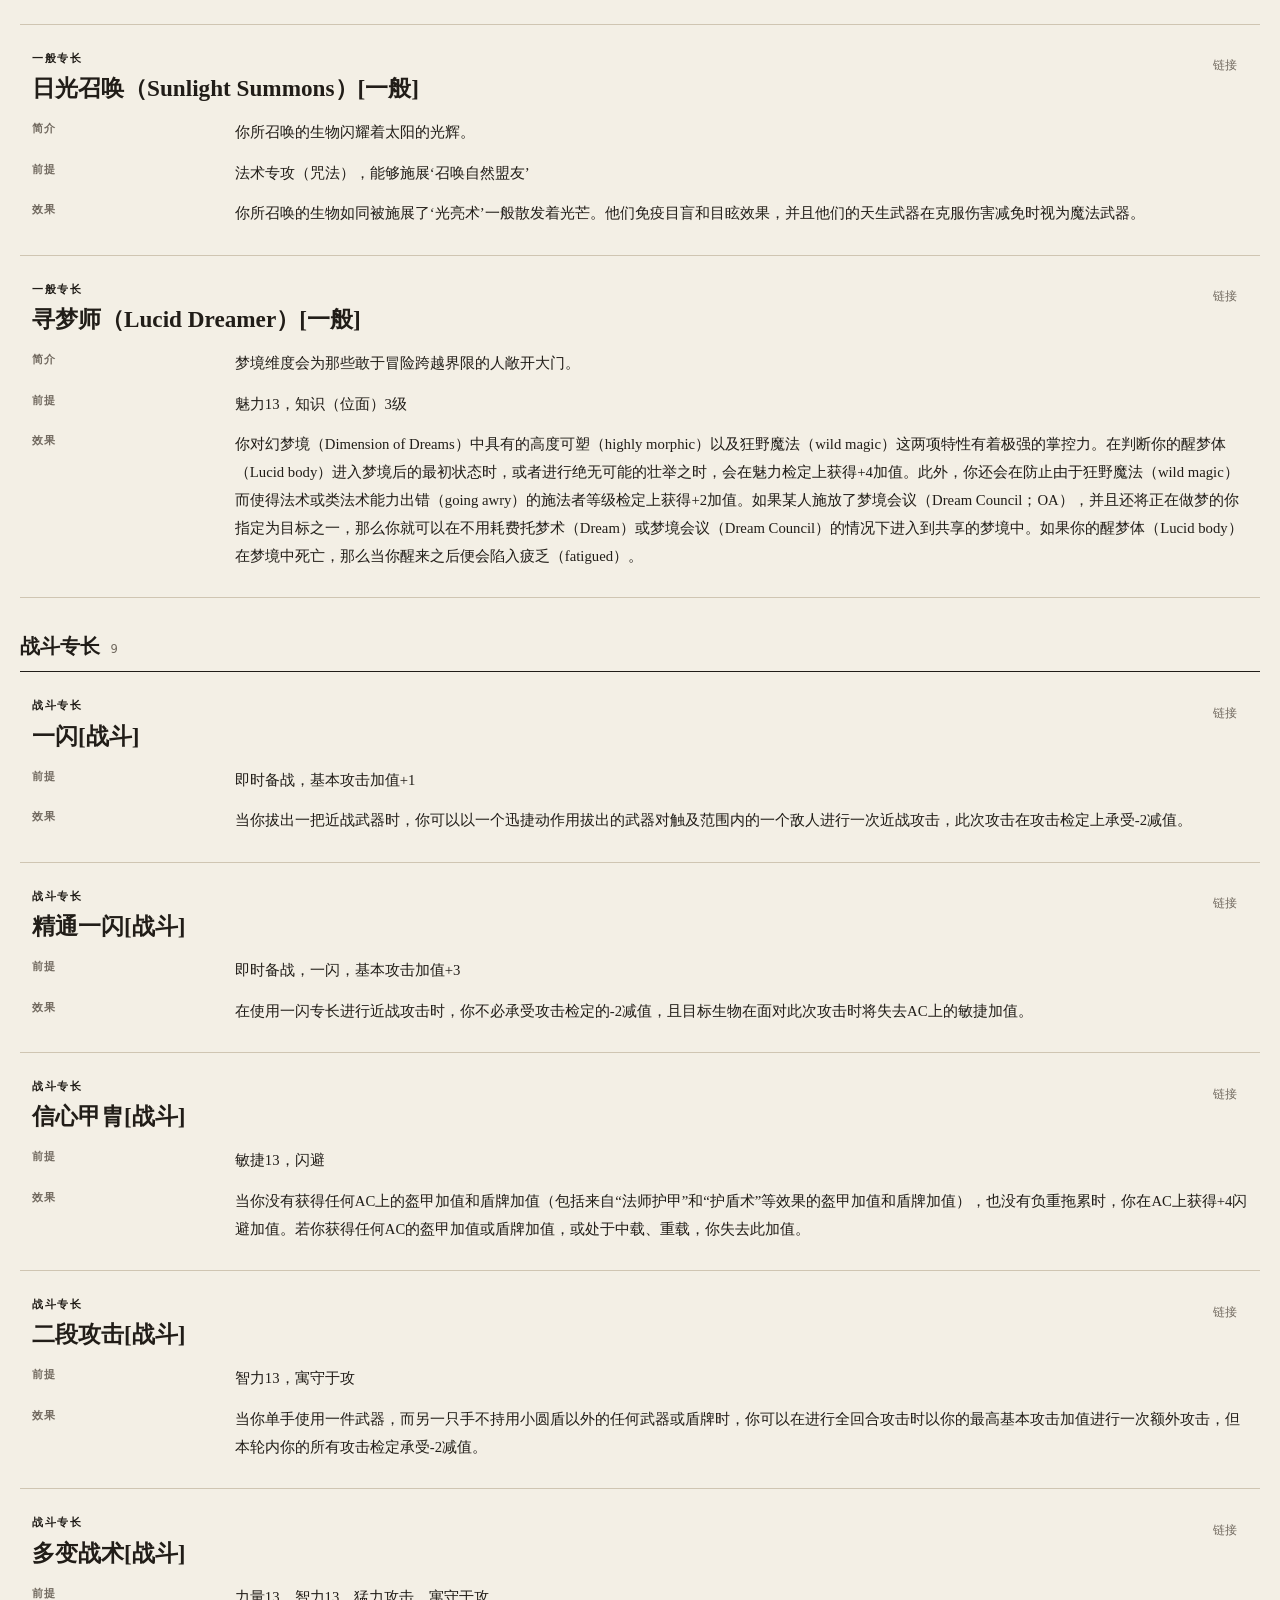
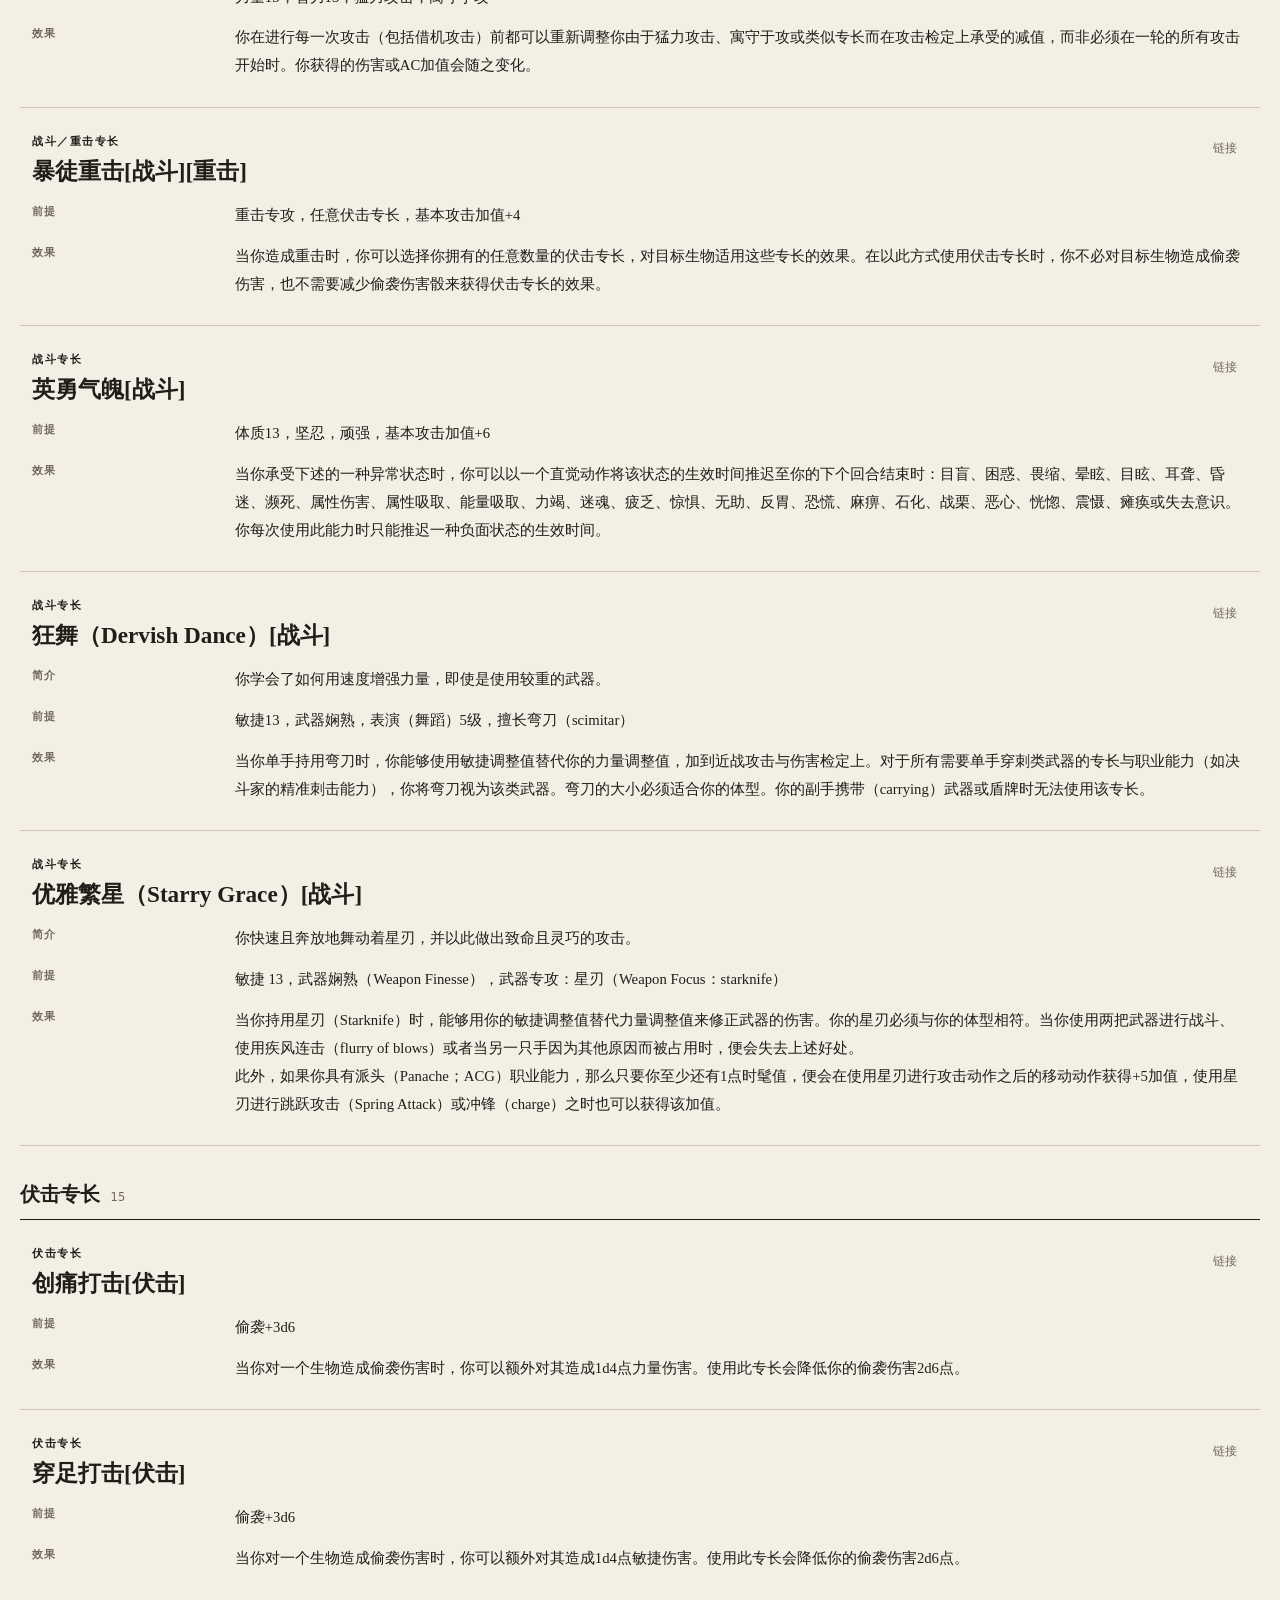
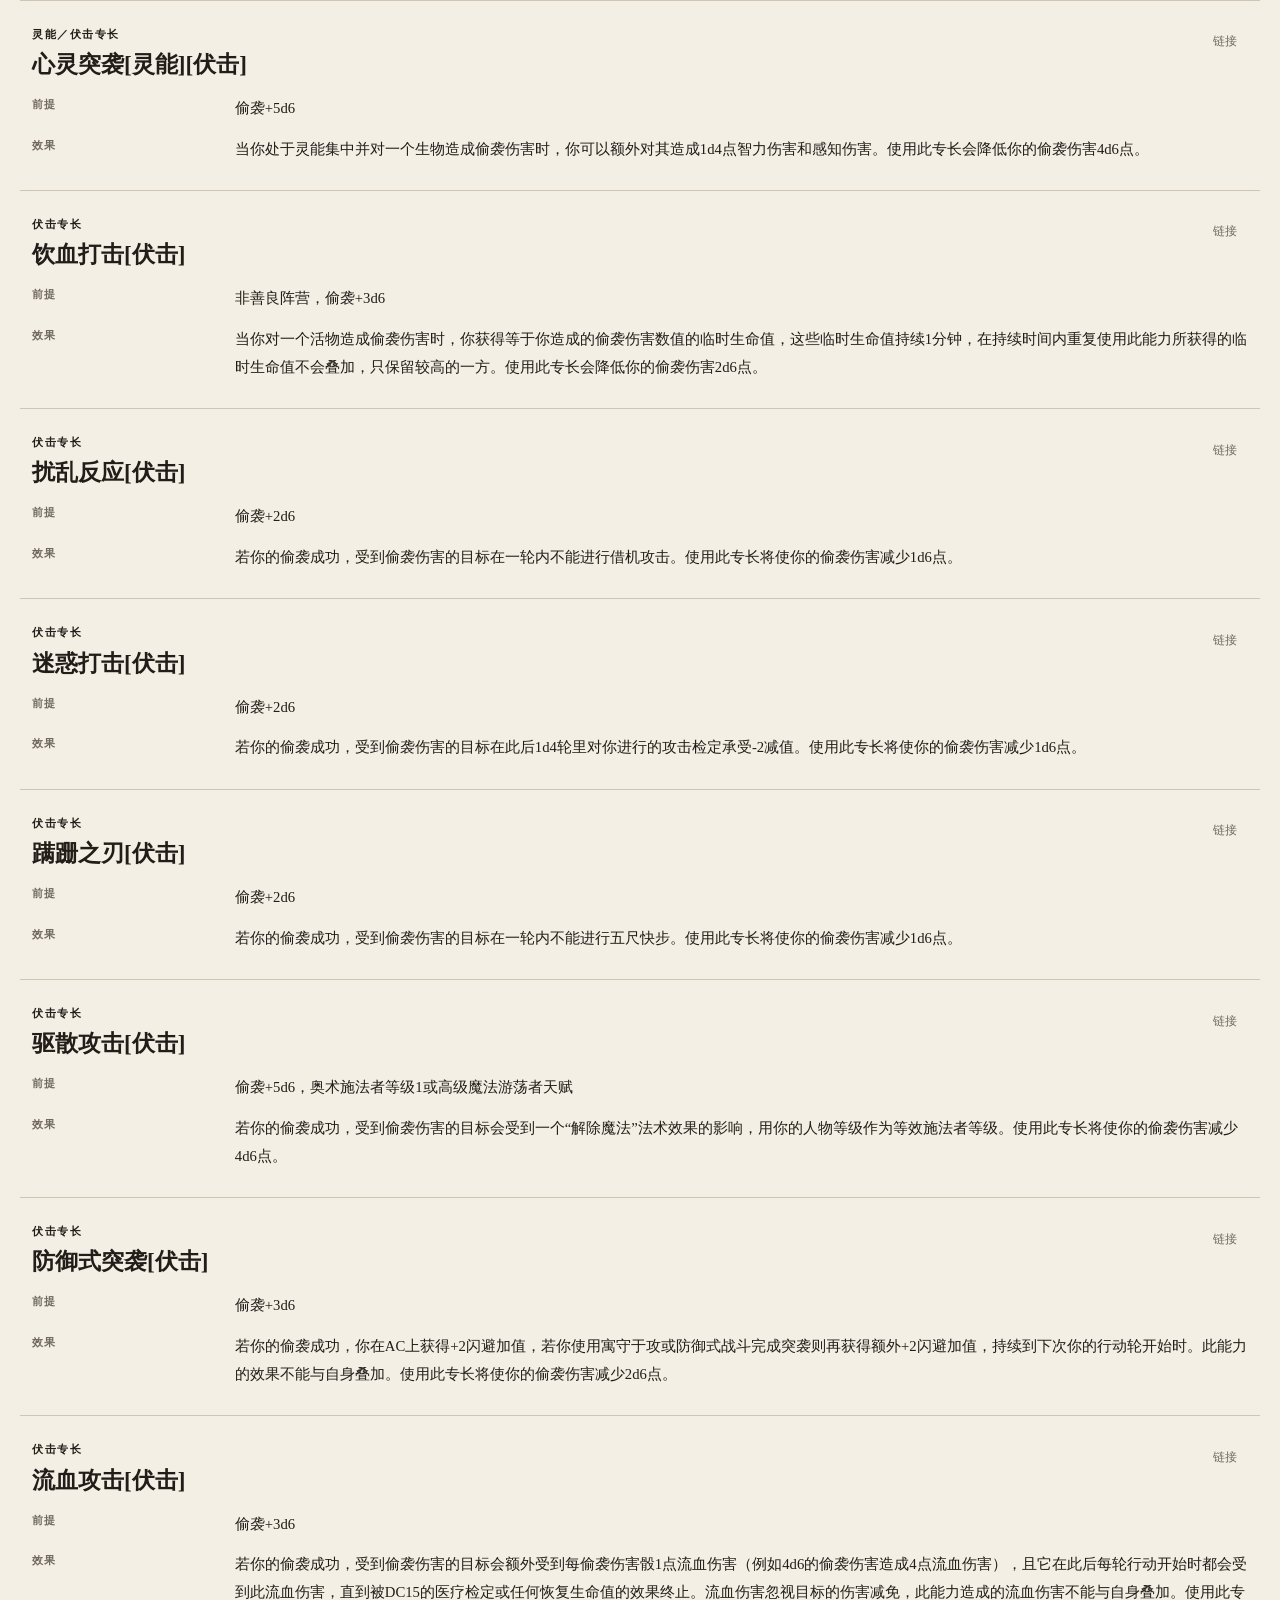
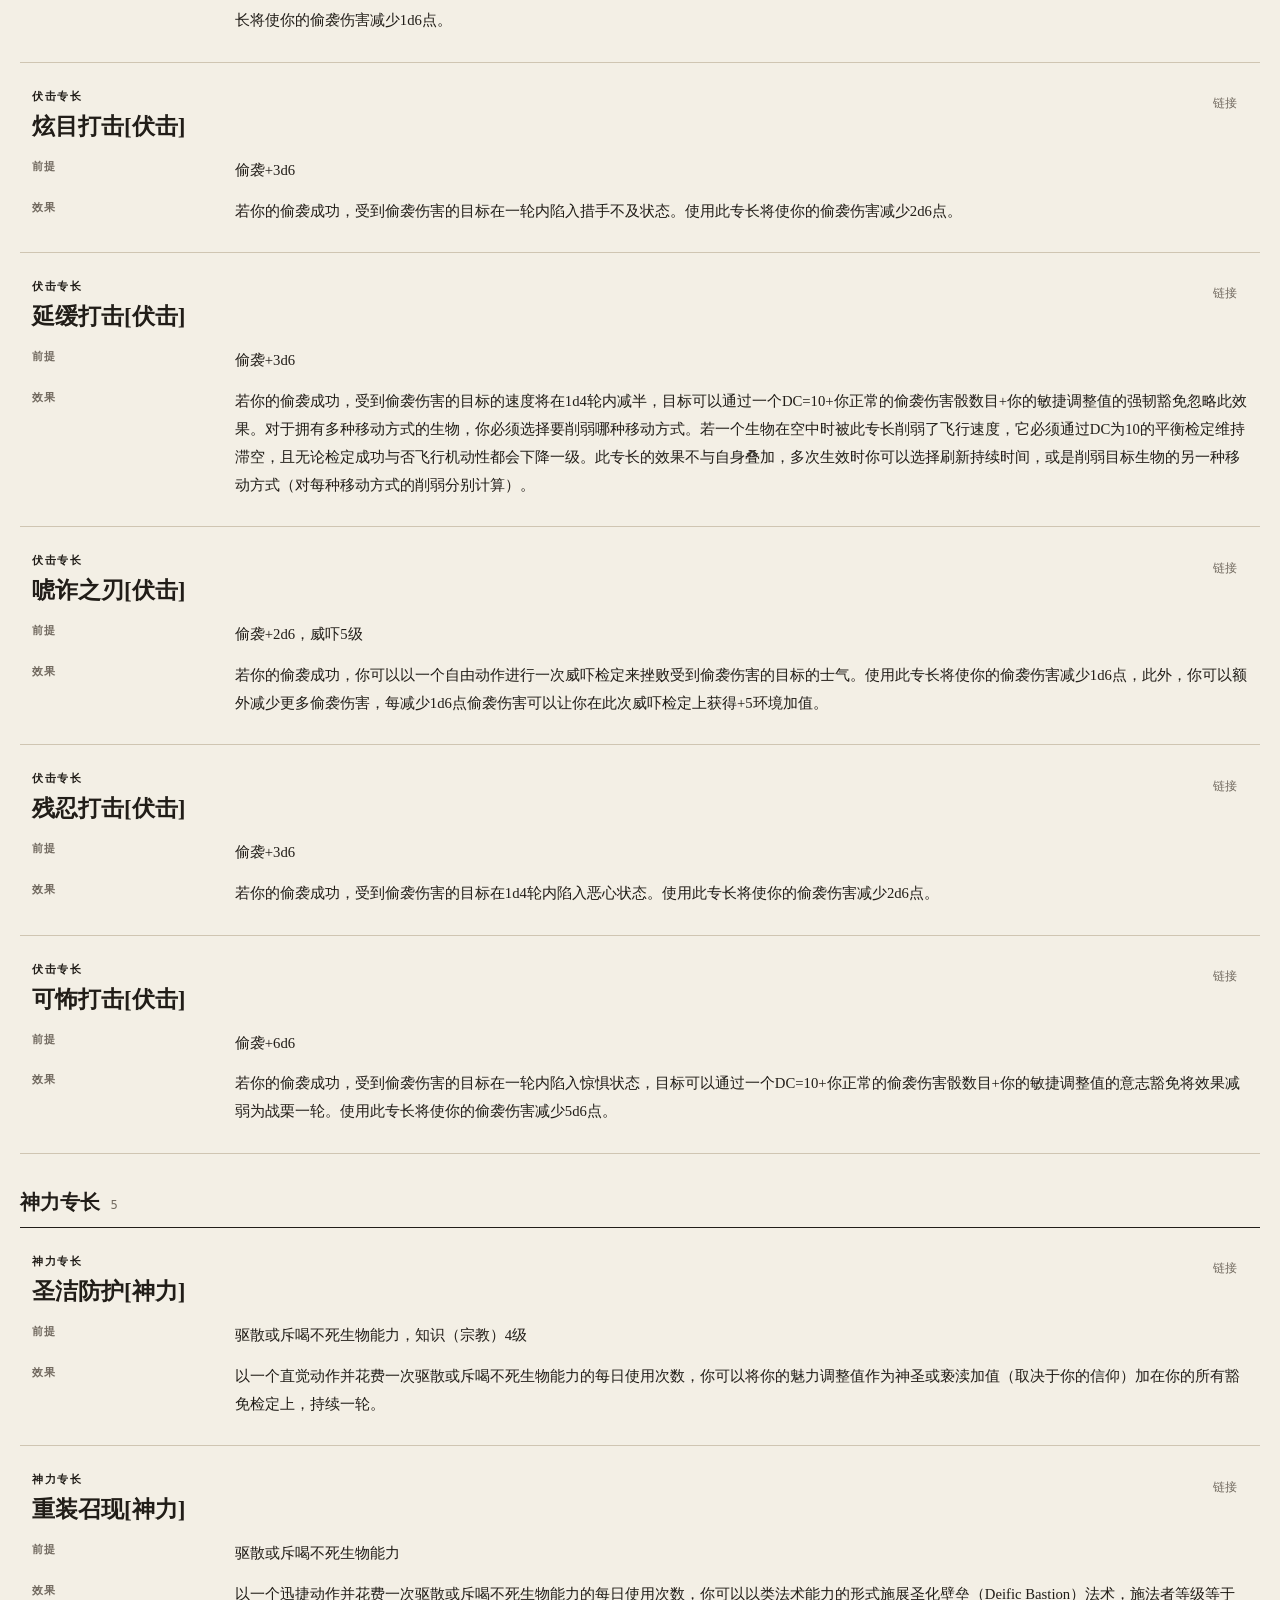
<file: feats.html>
<!doctype html>
<html lang="zh-CN"><head><meta charset="UTF-8" /><meta name="viewport" content="width=device-width, initial-scale=1.0" /><meta name="theme-color" content="#16130f" /><meta name="description" content="D&amp;D与Pathfinder中文规则资料：一般、战斗、伏击、神力与领域专长。" /><meta property="og:title" content="专长｜3R Homebrew" /><meta property="og:description" content="D&amp;D与Pathfinder中文规则资料：一般、战斗、伏击、神力与领域专长。" /><meta property="og:type" content="article" /><meta property="og:url" content="https://trafifholz.github.io/3r-homebrew/feats.html" /><meta name="twitter:card" content="summary" /><title>专长｜3R Homebrew</title><link rel="icon" href="assets/favicon.svg" type="image/svg+xml" /><link rel="stylesheet" href="styles.css" /><script src="catalog-library.js" defer></script></head>
<body data-unit="项"><header class="site-header"><a class="brand" href="index.html"><span class="brand-mark" aria-hidden="true">3R</span><strong>Homebrew</strong></a><nav aria-label="主导航"><a href="index.html">扩展技法</a><a href="feats.html" aria-current="page">专长</a><a href="cleric-variants.html">牧师</a><a href="scout-rework.html">斥候</a><a href="ranger-update.html">巡林客</a><a href="rogue-update.html">游荡者</a><a href="bard-movements.html">诗人</a><a href="soulknife.html">魂刃</a><a href="prestige-classes.html">进阶职业</a><a href="harrowing.html">法术</a><a href="equipment.html">装备</a><a href="https://github.com/TraFifholz/3r-homebrew" target="_blank" rel="noreferrer">GitHub ↗</a></nav></header><main><section class="library section-shell ranger-library" id="library" aria-labelledby="library-title"><div class="section-heading library-heading"><div><p class="eyebrow">角色选项 · 77项专长</p><h2 id="library-title">专长</h2></div><p id="result-count" role="status" aria-live="polite">共 77 项</p></div><div class="toolbar scout-toolbar" aria-label="专长筛选工具"><label class="search-box"><span class="sr-only">搜索专长</span><span aria-hidden="true">⌕</span><input id="search" type="search" placeholder="搜索专长、前提、类型或效果…" autocomplete="off" /><kbd>/</kbd></label><div class="type-filters" id="catalog-filters" role="group" aria-label="按分类筛选"><button class="filter is-active" type="button" data-category="全部" aria-pressed="true">全部</button><button class="filter" type="button" data-category="feat" aria-pressed="false">一般</button><button class="filter" type="button" data-category="combat" aria-pressed="false">战斗</button><button class="filter" type="button" data-category="ambush" aria-pressed="false">伏击</button><button class="filter" type="button" data-category="divine" aria-pressed="false">神力</button><button class="filter" type="button" data-category="domain" aria-pressed="false">领域</button></div></div><section class="scout-section" data-section="feat"><h3>一般专长 <span>29</span></h3><div class="scout-entries"><article class="scout-entry" id="feats-feat-01" data-category="feat"><header><div><p class="type-label">专长</p><h3>密文魔法（Cypher Magic）</h3></div><button class="copy-link" type="button" data-anchor="feats-feat-01">链接</button></header><dl class="entry-fields"><div><dt>简介</dt><dd>你对符文与古代奥术之秘的熟悉教会了你从魔法文字中吸收强大力量的秘术。这些不同寻常的使用方法最初是由谜港城（Riddleport）的密文法师（Cyphermages）发明的，现在这些知识已经广泛传播至整个内海地区。</dd></div>
<div><dt>前提</dt><dd>智力15，抄写卷轴（Scribe Scroll）</dd></div>
<div><dt>效果</dt><dd>当你使用卷轴施法时，视卷轴比其自身的施法者等级高1级。这种好处会延伸至你所制作的卷轴中。此外，如果你使用的卷轴的施法者等级比你自身的施法者等级高，那么你会在激活这个卷轴的施法者等级检定中获得+2加值。</dd></div></dl></article>
<article class="scout-entry" id="feats-feat-02" data-category="feat"><header><div><p class="type-label">专长</p><h3>瓦瑞西安刺青（Varisian Tattoo）</h3></div><button class="copy-link" type="button" data-anchor="feats-feat-02">链接</button></header><dl class="entry-fields"><div><dt>简介</dt><dd>你身上所负有的刺青激发并增强你自身的魔法力量。这些刺青时刻提醒你是古老而又传统的瓦瑞西安（Varisian）魔法传承者。传统的瓦瑞西安刺青通常由一长串瑟西隆语（Thassilonian）字母表中的字符组成。</dd></div>
<div><dt>前提</dt><dd>法术专攻（Spell Focus）</dd></div>
<div><dt>效果</dt><dd>选择一种你已经拥有对应的法术专攻专长的魔法学派（预言系之外的）——你施放该学派的法术时施法者等级+1级。此外，你获得一种每日可以使用3次的类法术能力。对应学派的类法术能力（以及它的瓦瑞西安名称）如后述所述：<br>防护系（avidais）：提升抗力（resistance）<br>咒法系（idolis）：酸液飞溅（acid splash）<br>附魔系（carnasia）：晕眩术（daze）<br>塑能系（ragario）：舞光术（dancing lights）<br>幻术系（vangloris）：幻音术（ghost sound）<br>死灵系（voratalo）：疲乏之触（touch of fatigue）<br>变化系（avaria）：法师之手（mage hand）</dd></div></dl></article>
<article class="scout-entry" id="feats-feat-03" data-category="feat"><header><div><p class="type-label">专长</p><h3>黑貂连队陆战队员（Sable Company Marine）</h3></div><button class="copy-link" type="button" data-anchor="feats-feat-03">链接</button></header><dl class="entry-fields"><div><dt>简介</dt><dd>你从恩德林军事学院精英骏鹰骑术学校毕业，不但精于骑乘骏鹰，还能与其中一只结成伙伴。</dd></div>
<div><dt>前提</dt><dd>游侠 4 级。</dd></div>
<div><dt>效果</dt><dd>你获得一只骏鹰作为动物伙伴。骑乘自己的骏鹰伙伴时，骑术检定 +2。只要你与骏鹰相距不超过 20 尺，它对抗恐惧效果的豁免获得 +2 加值。</dd></div></dl></article>
<article class="scout-entry" id="feats-feat-04" data-category="feat"><header><div><p class="type-label">专长</p><h3>屋脊奔行者（Shingle Runner）</h3></div><button class="copy-link" type="button" data-anchor="feats-feat-04">链接</button></header><dl class="entry-fields"><div><dt>简介</dt><dd>童年时你常在贯穿科沃萨的相连屋顶上活动，尤其擅长攀爬、跳跃与避免坠落。</dd></div>
<div><dt>前提</dt><dd>敏捷 13、运动。</dd></div>
<div><dt>效果</dt><dd>攀爬和跳跃检定 +2；即使受到干扰，攀爬检定也可以取 10。坠落时自动少承受一个伤害骰，视同少坠落 10 尺。该减免可与跳跃和翻滚检定减少坠落伤害的效果叠加。</dd></div></dl></article>
<article class="scout-entry" id="feats-feat-05" data-category="feat"><header><div><p class="type-label">专长</p><h3>弩术精通（Crossbow Mastery）</h3></div><button class="copy-link" type="button" data-anchor="feats-feat-05">链接</button></header><dl class="entry-fields"><div><dt>简介</dt><dd>你能以令人眼花的速度装填弩具，甚至能在近战中开火而很少招致反击。</dd></div>
<div><dt>前提</dt><dd>敏捷 15、近程射击、快速装填、快速射击。</dd></div>
<div><dt>效果</dt><dd>无论何种弩，装填时间都缩短为自由动作。进行全回合攻击时，你以弩射击的次数可与使用弓时相同。为选择“快速装填”专长时指定的弩装填，不再引发借机攻击。</dd></div>
<div><dt>特殊</dt><dd>战士可将其作为战士奖励专长。游侠 6 级获得精进战斗流派时，可用本专长替代多重射击。</dd></div></dl></article>
<article class="scout-entry" id="feats-feat-06" data-category="feat"><header><div><p class="type-label">专长</p><h3>阿卡达玛毕业生（Acadamae Graduate）</h3></div><button class="copy-link" type="button" data-anchor="feats-feat-06">链接</button></header><dl class="entry-fields"><div><dt>简介</dt><dd>你通过严酷的召唤试炼，从阿卡达玛毕业。</dd></div>
<div><dt>前提</dt><dd>专精法师 1 级；咒法系不得是禁制学派。</dd></div>
<div><dt>效果</dt><dd>每当你施展一个已准备、施法时间长于一个标准动作的咒法（召唤）奥术法术，施法时间缩短一轮（最低为一个标准动作）。如此施法非常劳累，须通过强韧豁免（DC 15 + 法术等级），否则陷入疲乏。</dd></div></dl></article>
<article class="scout-entry" id="feats-feat-07" data-category="feat"><header><div><p class="type-label">专长</p><h3>哈罗眷命（Harrowed）</h3></div><button class="copy-link" type="button" data-anchor="feats-feat-07">链接</button></header><dl class="entry-fields"><div><dt>简介</dt><dd>你幼年经历的多次哈罗占卜都精确应验，令你相信自己命中注定负有使命；哈罗牌与你的命运紧密交织。</dd></div>
<div><dt>前提</dt><dd>魅力 13；必须在 1 级选择。</dd></div>
<div><dt>效果</dt><dd>抵抗魅惑或胁迫效果的所有意志豁免 +2。<br><br>每日一次，你可以从自己的哈罗牌组抽一张牌。当日余下时间的任意时刻，可将一次 +2 加值用于由牌张花色对应属性调整的任意 d20 掷骰。例如抽到感知花色，可加在意志豁免或基于感知的技能检定；抽到敏捷花色，可加在先攻、反射豁免、敏捷技能检定或远程攻击。可以掷骰后再决定使用，但必须在知道成败前。<br><br>若手边没有实体牌组，可掷 1d6 随机决定属性：1 力量、2 体质、3 敏捷、4 智力、5 感知、6 魅力。</dd></div></dl></article>
<article class="scout-entry" id="feats-feat-08" data-category="feat"><header><div><p class="type-label">专长</p><h3>哈罗召唤术（Harrowed Summoning）</h3></div><button class="copy-link" type="button" data-anchor="feats-feat-08">链接</button></header><dl class="entry-fields"><div><dt>简介</dt><dd>你召唤的生物被哈罗牌的魔法强化了。</dd></div>
<div><dt>前提</dt><dd>哈罗眷命（Harrowed）</dd></div>
<div><dt>效果</dt><dd>当你释放一个咒法系[召唤]法术，或使用类法术能力召唤一只或多只生物，你可以从你所有的一个完整牌堆随机抽2张牌。如此做会给法术增加姿势（若法术本身没有）和法器（哈罗牌）成分，但不会增加施法时间。在法术持续时间内，每只被召唤来的生物在抽出的牌组对应的属性上获得+4增强加值。若两张牌的牌组相同，则该属性加值增至+6。若两张牌任何一张的阵营和被召唤生物完全相同，则法术持续时间加倍；若有一张完全相反，则法术持续时间减半。若刚好一张完全相同，一张完全相反，则不变。<br>以此方式召唤出的生物已经被牌组彻底改造。其物理外表反映了牌张的视觉元素（比如，被“老板(The Publican)”召唤出的生物可能只长了一只眼睛）。生物的个性也被牌张影响，但不会很大，不会因此改变阵营（比如，“蛇咬(Snakebite)”这张牌可能召唤出一只很爱八卦的生物）。</dd></div></dl></article>
<article class="scout-entry" id="feats-feat-09" data-category="feat"><header><div><p class="type-label">专长</p><h3>致命发牌者（Deadly Dealer）</h3></div><button class="copy-link" type="button" data-anchor="feats-feat-09">链接</button></header><dl class="entry-fields"><div><dt>简介</dt><dd>你精湛的牌技和奥术天赋允许你将普通的牌变成武器。</dd></div>
<div><dt>前提</dt><dd>巧手5级</dd></div>
<div><dt>效果</dt><dd>你可以如同飞镖一般投掷牌张，使用同样的伤害，射程和性质。角色每有3级专业（占卜师）或5级巧手等级，扔牌造成的伤害就增加1点，二者取高。<br>一个拥有此专长的施法者可以强化一副牌，此时牌视为一种拥有54发弹药的远程武器。这种强化方式也只能与本专长共同使用时才有意义，在以其他任何方式使用牌张时都没有效果。只有拥有本专长的人才能使用以此方式强化的牌，而她必须配合奥术打击专长来使用，以启动这种强化。</dd></div></dl></article>
<article class="scout-entry" id="feats-feat-10" data-category="feat"><header><div><p class="type-label">专长</p><h3>老练文员（Adept Administrator）</h3></div><button class="copy-link" type="button" data-anchor="feats-feat-10">链接</button></header><dl class="entry-fields"><div><dt>前提</dt><dd>专业（律师、职员、抄写员或图书管理员）5级</dd></div>
<div><dt>效果</dt><dd>你可以将一半的专业（律师、职员、抄写员或图书管理员）等级作为洞察加值应用于以发现伪造，组织和处理文书工作，并注意文书工作中的差异的语言学检定或专业检定。<br><br>如果你消耗1分钟阅读合同或类似的法律文件，你会立即意识到任何故意混淆或漏洞的存在，你可以消耗1技法点以获知它们到底是什么。在消耗1分钟后，你还会注意到该书面文件中出现的任何秘密消息。<br><br>此外，你可以在每页/5轮的速度伪造文件，也可以将其作为一个计划以整轮动作揭示，以生成你伪造、编码或研究翻译的一份不超过20页的文件。或者，你可以揭示此计划，以检索任何你可以合法获得的文本或文件（通过支付费用或在成功通过相关技能检定）。<br><br>如果你必须进行技能检定以获取、翻译或伪造文档，你可以立即进行此检定。并可以在技能检定中取10。<br><br>如果你的活动使用了研究规则，那么你将被视为在关联技能中达到10级，以确定你在成功的研究检查中减少了多少库的KP。</dd></div></dl></article>
<article class="scout-entry" id="feats-feat-11" data-category="feat"><header><div><p class="type-label">专长</p><h3>老练冒险家（Adept Adventurer）</h3></div><button class="copy-link" type="button" data-anchor="feats-feat-11">链接</button></header><dl class="entry-fields"><div><dt>前提</dt><dd>专业（士兵、冒险家或怪物猎人）5级</dd></div>
<div><dt>效果</dt><dd>你在以下技能中等级达到5级时，将获得以下效果：<br><br>专业（冒险家或怪物猎人）：你可以使用专业（冒险家或怪物猎人）而不是知识检定来识别生物的能力和弱点，并且在进行此类检定时被视为受训。你可以消耗1技法点在此类检定中双骰取高。<br>专业（士兵）：你因战场位置（如夹击、高地或掩蔽）而获得的任何加值+1，且该加值将结束时，你将额外保留该加值直到下一回合结束。</dd></div></dl></article>
<article class="scout-entry" id="feats-feat-12" data-category="feat"><header><div><p class="type-label">专长</p><h3>老练建筑者（Adept Builder）</h3></div><button class="copy-link" type="button" data-anchor="feats-feat-12">链接</button></header><dl class="entry-fields"><div><dt>前提</dt><dd>专业（工程师、攻城技师、建筑师或地下城主）5级</dd></div>
<div><dt>效果</dt><dd>每当你监督或参与建筑施工时，你可以将原材料成本降低10%。<br><br>你在以下技能中等级达到5级时，你将获得以下效果：<br><br>专业（建筑师或地下城主）：你可以消耗10分钟（或以平面图的形式展示）观察一座建筑，以获得对建筑本身布局的大致印象，包括建筑中包含房间的一般用途，以及建筑内是否有任何隐藏房间及其大致位置（但不包括如何进入房间本身）。你可以消耗1技法点将此能力所需时间缩短为1分钟。<br>专业（工程师或攻城技师）：你可以会引起借机攻击的整轮动作进行通过专业（工程师）检定（DC为15+构装体的HD）尝试控制邻接你的构装体。构装体的HD必须少于你。如果成功，构装体将处于你的控制下，但在此期间其将恍惚。以此方式保持控制时，构装体每回合结束都可以尝试进行一次意志豁免，从而在成功豁免时消除此效果。</dd></div></dl></article>
<article class="scout-entry" id="feats-feat-13" data-category="feat"><header><div><p class="type-label">专长</p><h3>老练厨师（Adept Culinarian）</h3></div><button class="copy-link" type="button" data-anchor="feats-feat-13">链接</button></header><dl class="entry-fields"><div><dt>前提</dt><dd>专业（面包师、厨师、酿酒师）5级</dd></div>
<div><dt>效果</dt><dd>你可以花1个小时为不超过3+1/2关联技能等级的生物准备一顿饭（面包师或厨师专业）或饮料（酿酒师专业）；在10分钟内摄入你创造的食物或饮料的生物获得等同于关联技能等级的临时HP，此外，目标对抗恶心和反胃的豁免上获得+2炼金加值，此加值额外+2/5联技能等级，持续8小时。<br><br>此外，放置在此类食物或饮料中的任何摄入毒物的DC+1，此加值额外+1/5关联技能等级。<br><br>此效果不能应用于魔法或炼金食物或饮料。</dd></div></dl></article>
<article class="scout-entry" id="feats-feat-14" data-category="feat"><header><div><p class="type-label">专长</p><h3>老练驯养者（Adept Handler）</h3></div><button class="copy-link" type="button" data-anchor="feats-feat-14">链接</button></header><dl class="entry-fields"><div><dt>前提</dt><dd>专业（牧人、马店老板）5级</dd></div>
<div><dt>效果</dt><dd>你只需要消耗1天的时间就能教会一只动物骑乘训练（学会技巧：过来、跟随和停留），或者你可以消耗1技法点将训练时间减少到4小时。此训练并不计入动物通常可以掌握的最大技巧或训练。<br><br>你可以将教动物一个技巧或训练所需的时间减半。<br><br>此外，当使用驯养动物命令动物执行训练或技巧时，你可以标准动作同时命令数量不超过专业（牧人、马店老板）的动物。</dd></div></dl></article>
<article class="scout-entry" id="feats-feat-15" data-category="feat"><header><div><p class="type-label">专长</p><h3>老练猎手（Adept Hunter）</h3></div><button class="copy-link" type="button" data-anchor="feats-feat-15">链接</button></header><dl class="entry-fields"><div><dt>前提</dt><dd>专业（屠夫、渔夫、猎人）5级</dd></div>
<div><dt>效果</dt><dd>你在以下技能中等级达到5级时，你将获得以下效果：<br><br>专业（屠夫）：如果你在生物内部成功伤害一个生物（例如被完全吞食），你将额外造成等同于1/2专业（屠夫）等级的伤害，此伤害自动重击。此外，每当你确认重击时，每轮1次，你的武器伤害骰（不包括其他伤害骰）自动极效，且目标会受到1点流血伤害。<br>专业（渔夫）：你获得震颤感知，但只允许你侦测到与你接触的同一水体中的任何东西，此能力距离为10英尺。如果你拿着鱼竿或矛一类的武器，并且物体接触到水，则距离为20英尺。<br>专业（猎人）：你可以消耗1分钟改进你创造或发现的陷阱（并且总是能安全处理），使注意到并且进行豁免检定以避免它或解除陷阱的DC增加等同于你1/2专业（猎人）等级的数值。</dd></div></dl></article>
<article class="scout-entry" id="feats-feat-16" data-category="feat"><header><div><p class="type-label">专长</p><h3>老练生意人（Adept Trader）</h3></div><button class="copy-link" type="button" data-anchor="feats-feat-16">链接</button></header><dl class="entry-fields"><div><dt>前提</dt><dd>专业（码头工、商人、车夫、驾驶员或水手）5级</dd></div>
<div><dt>效果</dt><dd>你在以下技能中等级达到5级时，你将获得以下效果：<br><br>专业（车夫、驾驶员或水手）：你可以使用专业（车夫、驾驶员或水手）进行任何驾驶检定，并可以移动动作而不是标准动作进行加速、减速或转弯动作。此外，在转弯时，你可以将转弯所需的DC-5。<br>专业（商人）：每当你购买价值250gp或更低的物品时，你可以以市场价格的90%购买。专业（商人）等级为4级时，增加到500gp；该gp极限此后每4个等级乘以4（8个等级为2000 gp，12个等级为8000 gp，依此类推）。<br>专业（码头工）：在确定你的负重能力时，将1/2专业（码头工）等级计入你的力量属性。此外，无论何时你中负或重负，你都可以将检定减值（并增加允许的最大敏捷加值）减少2，并且在中负时可以正常速度移动。</dd></div></dl></article>
<article class="scout-entry" id="feats-feat-17" data-category="feat"><header><div><p class="type-label">专长</p><h3>勤奋工作（Industrious Worker）</h3></div><button class="copy-link" type="button" data-anchor="feats-feat-17">链接</button></header><dl class="entry-fields"><div><dt>简介</dt><dd>当使用能赚取收入的技能（工艺、专业或表演等）时，你每周额外赚取等同于检定结果之一半的金币。每有5级工业或专业技能等级，赚取的金币数就增加检定结果的一半。<br><br>如果技能检定用来帮助一个提供普通服务的机构（如在小旅馆当服务员，在小酒馆表演等），你的检定结果会为该机构提供更多的收入，作为交换，他们会免费为你提供日常服务（如免费用餐或免费房间或小屋，但可能不是最好的）。</dd></div></dl></article>
<article class="scout-entry" id="feats-feat-18" data-category="feat"><header><div><p class="type-label">专长</p><h3>熟练工（Working Folk）</h3></div><button class="copy-link" type="button" data-anchor="feats-feat-18">链接</button></header><dl class="entry-fields"><div><dt>简介</dt><dd>你拥有特定的专业技能，并且它们得到了很好的磨练。当你获得这个专长时，你在你选择的一个艺术或专业技能中获得等同于HD的技能等级；每当你获得一个永久生命骰（一般来说就是升级）时你也会在这个技能上获得技能等级。如果你已经在此这个选择的技能上有技能等级，你可以立即重训它们。你不会在临时获得此专长时重训。你在此技能上解锁技法点点。你可以多次选择此专长，每次选择一个不同的技能。</dd></div></dl></article>
<article class="scout-entry" id="feats-feat-19" data-category="feat"><header><div><p class="type-label">专长</p><h3>老练旅伴（Adept Companion）</h3></div><button class="copy-link" type="button" data-anchor="feats-feat-19">链接</button></header><dl class="entry-fields"><div><dt>前提</dt><dd>专业（娼妓、酒吧老板或赌徒）5级。</dd></div>
<div><dt>效果</dt><dd>你在以下技能中等级达到5级时，你将获得以下效果：<br><br>专业（娼妓）：你可以消耗10分钟招待一个自愿的生物，在招待结束后，该生物将恢复属性伤害，如同他们在长期护理下休息了8小时，在1小时内对抗情绪和痛苦效果的豁免获得+4士气加值。此外，他们将对其承受的任何负面情绪效果、影响心灵效果或临时负面等级获得新的豁免机会并获得+4士气加值。一旦一个生物尝试对某个效果进行此新豁免，他们将不能再使用此天赋对同一效果如此做。<br><br>专业（酒吧老板）：你可以在客栈、小酒馆或类似的场所消耗1小时为客栈提供建议或服务；在此之后，选择下列选项中的两项（尽管DM可能会自行决定提供其他选项）：<br><br>你和你的亲密盟友在24小时获得该机构所能提供的最高质量的服务（包括餐点、饮料和住宿）。如果这包括住宿，则给予的服务将作为特殊住宿授权使用（如同派系域的宁静避难所天赋）。<br>你获得了两个信息，如同你在专业（酒吧老板）检定中取10而成功收集信息。<br>该机构无视和/或赦免已经发生的一般影响的事件，例如煽动酒吧斗殴，破坏价值低于100gp的财产，等等。一个造成严重伤害或对机构的公众舆论产生巨大影响的事件不在这个选项的范围内。<br>你每天只能在特定场所使用此能力1次。如果你利用机构的慷慨（例如试图养活或安置过多的“盟友”，或造成不必要的混乱或破坏），你可能在较长时间内无法在特定机构使用这种能力，由GM决定。<br><br>专业（赌徒）：你可以使用专业（赌徒）取代唬骗技能进行撒谎，取代察言观色技能确定生物何时在撒谎或感知他们的情绪，以取代巧手技能及在你身上隐藏物体。此外，每场游戏1次，当你进行游戏时，你可以尝试强迫运气倾向于你。当游戏中的决定因素十分明显时（例如扑克中的卡片符号，或某些东西降落在某个位置，如轮盘赌等），一些难以置信的异常情况迫使游戏有机会重骰此决定因素。这可能是突然刮起的风吹走了一些牌，轮盘赌球由于一个不幸者的摔倒从它的位置弹出击，等等。</dd></div></dl></article>
<article class="scout-entry" id="feats-feat-20" data-category="feat"><header><div><p class="type-label">专长</p><h3>老练采集者（Adept Gatherer）</h3></div><button class="copy-link" type="button" data-anchor="feats-feat-20">链接</button></header><dl class="entry-fields"><div><dt>前提</dt><dd>专业（矿工，皮匠和伐木工）5级。</dd></div>
<div><dt>效果</dt><dd>你在以下技能中等级达到5级时，你将获得以下效果：<br><br>专业（矿工）：当使用矿工镐（或类似的工具或武器）时，你可以获得10英尺掘穴速度。你可以半速掘穴速度穿过石头。你在土壤上留下一条和你的占据空间一样宽的隧道，或者在石头上留下一半占据空间那么宽的隧道。<br>专业（皮匠）：当攻击一个穿着皮甲或革甲的生物，或一个具有天生护甲加值的动物、魔法兽、人形怪物或的类人生物时，你在攻击检定上获得+2的洞察加值。<br>专业（伐木工）：当使用斧战士武器组的武器破坏木材或植物材料（包括植物生物）时，你对它们的伤害骰获得等同于1/2专业（伐木工）等级的洞察加值。</dd></div></dl></article>
<article class="scout-entry" id="feats-feat-21" data-category="feat"><header><div><p class="type-label">专长</p><h3>老练躬耕者（Adept Naturalist）</h3></div><button class="copy-link" type="button" data-anchor="feats-feat-21">链接</button></header><dl class="entry-fields"><div><dt>前提</dt><dd>专业（农民、园丁或磨坊工人）5级</dd></div>
<div><dt>效果</dt><dd>每周你使用专业（农民、园丁或磨坊工人）赚取收入时，你有50%的几率发现一种有用的试剂，价值相当于你的专业（农民）检定结果5倍金币的炼金术或魔法物品，并且可以一半的价格出售。<br><br>你可以与动物（农民专业）或植物和植物生物（园丁或磨坊工人专业）交流，如同你们拥有共同的语言，尽管他们仍然受到智力的限制；一种正常的植物对周围环境的感知是有限的，因此它无法给出（或识别）生物的详细描述，也无法回答有关其附近以外事件的问题。<br><br>驯养动物和看护良好的植物通常都很友善，而其他生物的初始态度则是冷漠。<br><br>你也可以消耗1分钟来照顾动物（农民专业）或植物或植物生物（园丁或磨坊工人专业），并尝试对其所受的每种疾病、毒药和诅咒的豁免DC进行相关的专业检定。若检定成功，痛苦就会消除。一旦你以此方式照料了一种生物或植物，你就不能在24小时内再次这样做。<br><br>最后，如果你一天中在阳光直射下度过至少1个小时，那么当天就不需要进食或饮水。</dd></div></dl></article>
<article class="scout-entry" id="feats-feat-22" data-category="feat"><header><div><p class="type-label">专长</p><h3>锦囊妙计（Brilliant Planner）</h3></div><button class="copy-link" type="button" data-anchor="feats-feat-22">链接</button></header><dl class="entry-fields"><div><dt>简介</dt><dd>凭藉自身的经验和聪明才智，你能够做出预备计划以应对突发事件。</dd></div>
<div><dt>前提</dt><dd>智力13，角色等级5级</dd></div>
<div><dt>效果</dt><dd>你能够为未来的突发事件做出准备，即便事先不知道这些突发情况会是哪方面的内容也不在话下。作为妙计（brilliant plan）的准备工作，你要在1个定居点内逗留至少24小时，你能花费8小时并且支付至多每角色等级50gp作为妙计的资金。当你的妙计没有付诸实施时，你总是被视为额外背负20磅重的物品，即便妙计的内容本身仍未敲定也是如此。<br><br>每日1次，你能够花费10分钟制定妙计，取得在之前造访的定居点内可以获取的1件物品，或者获得你的角色提前计划过的1项普通服务（mundane service）。一旦你制定了妙计之后，便可以从专长的资金中扣除物品或服务带来的开销。由妙计获取的任何物品的重量必须小于等于10磅。同样地，你通过该专长获得的任何非魔法服务是否在该地区内适用，必须由GM进行判定。<br><br>一旦你将为了妙计预存的资金用尽，或者使用该专长获取了共计20磅重的物体的话，则必须重新补满（replenish）妙计的资金才能够再次使用该专长。</dd></div></dl></article>
<article class="scout-entry" id="feats-feat-23" data-category="feat"><header><div><p class="type-label">一般专长</p><h3>审判打击[一般]</h3></div><button class="copy-link" type="button" data-anchor="feats-feat-23">链接</button></header><dl class="entry-fields"><div><dt>前提</dt><dd>打击能力（例如破邪斩），基本攻击加值+6</dd></div>
<div><dt>效果</dt><dd>每当你使用破邪斩或类似的打击能力命中一个相应阵营的生物时，除正常造成伤害外该生物还需要通过一个意志豁免（DC=10+1/2你的人物等级+你的魅力调整值）否则晕眩一轮。若你通过不基于阵营的打击能力（例如威力打击或气合斩）来使用此专长，则避免晕眩的意志豁免DC降低2点。</dd></div></dl></article>
<article class="scout-entry" id="feats-feat-24" data-category="feat"><header><div><p class="type-label">一般专长</p><h3>精通伏击[一般]</h3></div><button class="copy-link" type="button" data-anchor="feats-feat-24">链接</button></header><dl class="entry-fields"><div><dt>前提</dt><dd>偷袭+1d6，任意伏击专长</dd></div>
<div><dt>效果</dt><dd>选择一项你所拥有的伏击专长，在应用所选的伏击专长时，你需要花费的偷袭伤害减少1d6点，这可以将需要花费的偷袭伤害减少为0。</dd></div>
<div><dt>特殊</dt><dd>你可以重复选择此专长，每次选择一项不同的伏击专长。</dd></div></dl></article>
<article class="scout-entry" id="feats-feat-25" data-category="feat"><header><div><p class="type-label">一般专长</p><h3>伏击大师[一般]</h3></div><button class="copy-link" type="button" data-anchor="feats-feat-25">链接</button></header><dl class="entry-fields"><div><dt>前提</dt><dd>偷袭+3d6，任意两项伏击专长</dd></div>
<div><dt>效果</dt><dd>当你进行偷袭并在偷袭中应用伏击专长时，即使你的攻击没有造成伤害（例如被伤害减免所抵消），伏击专长的效果仍能如常生效。此外，你可以在偷袭一个免疫重击或偷袭的生物时应用伏击专长，这并不允许你偷袭这些生物，但你可以视作如同造成了偷袭伤害一般花费偷袭伤害骰来造成特殊效果。你仍必须保留至少1d6点偷袭伤害才能使用伏击专长。</dd></div></dl></article>
<article class="scout-entry" id="feats-feat-26" data-category="feat"><header><div><p class="type-label">一般专长</p><h3>兽魂图腾[一般]</h3></div><button class="copy-link" type="button" data-anchor="feats-feat-26">链接</button></header><dl class="entry-fields"><div><dt>前提</dt><dd>感知13，动物伙伴职业能力</dd></div>
<div><dt>效果</dt><dd>选择一种游侠动物之力，你的动物伙伴获得你所选形态的基础动物之力并在身体上展现出该动物的一些特征——野熊的胸前将出现蝙蝠形的异色毛皮，雄鹰的羽毛变成虎斑，诸如此类。当你决定动物伙伴能力的等效德鲁伊等级分别达到8级、14级和20级时，你的动物伙伴将分别获得所选形态的次级、中级和高级动物之力。此能力提供的效果不与相同类型的动物之力叠加，你也不能将此专长视为动物之力能力来满足其他专长的前置条件。若你拥有两只或更多动物伙伴，你在同一时间里只能让最多一只动物伙伴获得此专长的效果。</dd></div></dl></article>
<article class="scout-entry" id="feats-feat-27" data-category="feat"><header><div><p class="type-label">一般专长</p><h3>额外调查员诀窍[一般]</h3></div><button class="copy-link" type="button" data-anchor="feats-feat-27">链接</button></header><dl class="entry-fields"><div><dt>前提</dt><dd>调查员诀窍职业能力</dd></div>
<div><dt>效果</dt><dd>选择一项你满足前提的调查员诀窍，你获得该诀窍。</dd></div>
<div><dt>特殊</dt><dd>你可以多次选择此专长，每次选择一项不同的调查员诀窍。可以重复选择的诀窍不受此限制。</dd></div></dl></article>
<article class="scout-entry" id="feats-feat-28" data-category="feat"><header><div><p class="type-label">一般专长</p><h3>日光召唤（Sunlight Summons）[一般]</h3></div><button class="copy-link" type="button" data-anchor="feats-feat-28">链接</button></header><dl class="entry-fields"><div><dt>简介</dt><dd>你所召唤的生物闪耀着太阳的光辉。</dd></div>
<div><dt>前提</dt><dd>法术专攻（咒法），能够施展‘召唤自然盟友’</dd></div>
<div><dt>效果</dt><dd>你所召唤的生物如同被施展了‘光亮术’一般散发着光芒。他们免疫目盲和目眩效果，并且他们的天生武器在克服伤害减免时视为魔法武器。</dd></div></dl></article>
<article class="scout-entry" id="feats-feat-29" data-category="feat"><header><div><p class="type-label">一般专长</p><h3>寻梦师（Lucid Dreamer）[一般]</h3></div><button class="copy-link" type="button" data-anchor="feats-feat-29">链接</button></header><dl class="entry-fields"><div><dt>简介</dt><dd>梦境维度会为那些敢于冒险跨越界限的人敞开大门。</dd></div>
<div><dt>前提</dt><dd>魅力13，知识（位面）3级</dd></div>
<div><dt>效果</dt><dd>你对幻梦境（Dimension of Dreams）中具有的高度可塑（highly morphic）以及狂野魔法（wild magic）这两项特性有着极强的掌控力。在判断你的醒梦体（Lucid body）进入梦境后的最初状态时，或者进行绝无可能的壮举之时，会在魅力检定上获得+4加值。此外，你还会在防止由于狂野魔法（wild magic）而使得法术或类法术能力出错（going awry）的施法者等级检定上获得+2加值。如果某人施放了梦境会议（Dream Council；OA），并且还将正在做梦的你指定为目标之一，那么你就可以在不用耗费托梦术（Dream）或梦境会议（Dream Council）的情况下进入到共享的梦境中。如果你的醒梦体（Lucid body）在梦境中死亡，那么当你醒来之后便会陷入疲乏（fatigued）。</dd></div></dl></article></div></section>
<section class="scout-section" data-section="combat"><h3>战斗专长 <span>9</span></h3><div class="scout-entries"><article class="scout-entry" id="feats-combat-30" data-category="combat"><header><div><p class="type-label">战斗专长</p><h3>一闪[战斗]</h3></div><button class="copy-link" type="button" data-anchor="feats-combat-30">链接</button></header><dl class="entry-fields"><div><dt>前提</dt><dd>即时备战，基本攻击加值+1</dd></div>
<div><dt>效果</dt><dd>当你拔出一把近战武器时，你可以以一个迅捷动作用拔出的武器对触及范围内的一个敌人进行一次近战攻击，此次攻击在攻击检定上承受-2减值。</dd></div></dl></article>
<article class="scout-entry" id="feats-combat-31" data-category="combat"><header><div><p class="type-label">战斗专长</p><h3>精通一闪[战斗]</h3></div><button class="copy-link" type="button" data-anchor="feats-combat-31">链接</button></header><dl class="entry-fields"><div><dt>前提</dt><dd>即时备战，一闪，基本攻击加值+3</dd></div>
<div><dt>效果</dt><dd>在使用一闪专长进行近战攻击时，你不必承受攻击检定的-2减值，且目标生物在面对此次攻击时将失去AC上的敏捷加值。</dd></div></dl></article>
<article class="scout-entry" id="feats-combat-32" data-category="combat"><header><div><p class="type-label">战斗专长</p><h3>信心甲胄[战斗]</h3></div><button class="copy-link" type="button" data-anchor="feats-combat-32">链接</button></header><dl class="entry-fields"><div><dt>前提</dt><dd>敏捷13，闪避</dd></div>
<div><dt>效果</dt><dd>当你没有获得任何AC上的盔甲加值和盾牌加值（包括来自“法师护甲”和“护盾术”等效果的盔甲加值和盾牌加值），也没有负重拖累时，你在AC上获得+4闪避加值。若你获得任何AC的盔甲加值或盾牌加值，或处于中载、重载，你失去此加值。</dd></div></dl></article>
<article class="scout-entry" id="feats-combat-33" data-category="combat"><header><div><p class="type-label">战斗专长</p><h3>二段攻击[战斗]</h3></div><button class="copy-link" type="button" data-anchor="feats-combat-33">链接</button></header><dl class="entry-fields"><div><dt>前提</dt><dd>智力13，寓守于攻</dd></div>
<div><dt>效果</dt><dd>当你单手使用一件武器，而另一只手不持用小圆盾以外的任何武器或盾牌时，你可以在进行全回合攻击时以你的最高基本攻击加值进行一次额外攻击，但本轮内你的所有攻击检定承受-2减值。</dd></div></dl></article>
<article class="scout-entry" id="feats-combat-34" data-category="combat"><header><div><p class="type-label">战斗专长</p><h3>多变战术[战斗]</h3></div><button class="copy-link" type="button" data-anchor="feats-combat-34">链接</button></header><dl class="entry-fields"><div><dt>前提</dt><dd>力量13，智力13，猛力攻击，寓守于攻</dd></div>
<div><dt>效果</dt><dd>你在进行每一次攻击（包括借机攻击）前都可以重新调整你由于猛力攻击、寓守于攻或类似专长而在攻击检定上承受的减值，而非必须在一轮的所有攻击开始时。你获得的伤害或AC加值会随之变化。</dd></div></dl></article>
<article class="scout-entry" id="feats-combat-35" data-category="combat"><header><div><p class="type-label">战斗／重击专长</p><h3>暴徒重击[战斗][重击]</h3></div><button class="copy-link" type="button" data-anchor="feats-combat-35">链接</button></header><dl class="entry-fields"><div><dt>前提</dt><dd>重击专攻，任意伏击专长，基本攻击加值+4</dd></div>
<div><dt>效果</dt><dd>当你造成重击时，你可以选择你拥有的任意数量的伏击专长，对目标生物适用这些专长的效果。在以此方式使用伏击专长时，你不必对目标生物造成偷袭伤害，也不需要减少偷袭伤害骰来获得伏击专长的效果。</dd></div></dl></article>
<article class="scout-entry" id="feats-combat-36" data-category="combat"><header><div><p class="type-label">战斗专长</p><h3>英勇气魄[战斗]</h3></div><button class="copy-link" type="button" data-anchor="feats-combat-36">链接</button></header><dl class="entry-fields"><div><dt>前提</dt><dd>体质13，坚忍，顽强，基本攻击加值+6</dd></div>
<div><dt>效果</dt><dd>当你承受下述的一种异常状态时，你可以以一个直觉动作将该状态的生效时间推迟至你的下个回合结束时：目盲、困惑、畏缩、晕眩、目眩、耳聋、昏迷、濒死、属性伤害、属性吸取、能量吸取、力竭、迷魂、疲乏、惊惧、无助、反胃、恐慌、麻痹、石化、战栗、恶心、恍惚、震慑、瘫痪或失去意识。你每次使用此能力时只能推迟一种负面状态的生效时间。</dd></div></dl></article>
<article class="scout-entry" id="feats-combat-37" data-category="combat"><header><div><p class="type-label">战斗专长</p><h3>狂舞（Dervish Dance）[战斗]</h3></div><button class="copy-link" type="button" data-anchor="feats-combat-37">链接</button></header><dl class="entry-fields"><div><dt>简介</dt><dd>你学会了如何用速度增强力量，即使是使用较重的武器。</dd></div>
<div><dt>前提</dt><dd>敏捷13，武器娴熟，表演（舞蹈）5级，擅长弯刀（scimitar）</dd></div>
<div><dt>效果</dt><dd>当你单手持用弯刀时，你能够使用敏捷调整值替代你的力量调整值，加到近战攻击与伤害检定上。对于所有需要单手穿刺类武器的专长与职业能力（如决斗家的精准刺击能力），你将弯刀视为该类武器。弯刀的大小必须适合你的体型。你的副手携带（carrying）武器或盾牌时无法使用该专长。</dd></div></dl></article>
<article class="scout-entry" id="feats-combat-38" data-category="combat"><header><div><p class="type-label">战斗专长</p><h3>优雅繁星（Starry Grace）[战斗]</h3></div><button class="copy-link" type="button" data-anchor="feats-combat-38">链接</button></header><dl class="entry-fields"><div><dt>简介</dt><dd>你快速且奔放地舞动着星刃，并以此做出致命且灵巧的攻击。</dd></div>
<div><dt>前提</dt><dd>敏捷 13，武器娴熟（Weapon Finesse），武器专攻：星刃（Weapon Focus：starknife）</dd></div>
<div><dt>效果</dt><dd>当你持用星刃（Starknife）时，能够用你的敏捷调整值替代力量调整值来修正武器的伤害。你的星刃必须与你的体型相符。当你使用两把武器进行战斗、使用疾风连击（flurry of blows）或者当另一只手因为其他原因而被占用时，便会失去上述好处。<br>此外，如果你具有派头（Panache；ACG）职业能力，那么只要你至少还有1点时髦值，便会在使用星刃进行攻击动作之后的移动动作获得+5加值，使用星刃进行跳跃攻击（Spring Attack）或冲锋（charge）之时也可以获得该加值。</dd></div></dl></article></div></section>
<section class="scout-section" data-section="ambush"><h3>伏击专长 <span>15</span></h3><div class="scout-entries"><article class="scout-entry" id="feats-ambush-39" data-category="ambush"><header><div><p class="type-label">伏击专长</p><h3>创痛打击[伏击]</h3></div><button class="copy-link" type="button" data-anchor="feats-ambush-39">链接</button></header><dl class="entry-fields"><div><dt>前提</dt><dd>偷袭+3d6</dd></div>
<div><dt>效果</dt><dd>当你对一个生物造成偷袭伤害时，你可以额外对其造成1d4点力量伤害。使用此专长会降低你的偷袭伤害2d6点。</dd></div></dl></article>
<article class="scout-entry" id="feats-ambush-40" data-category="ambush"><header><div><p class="type-label">伏击专长</p><h3>穿足打击[伏击]</h3></div><button class="copy-link" type="button" data-anchor="feats-ambush-40">链接</button></header><dl class="entry-fields"><div><dt>前提</dt><dd>偷袭+3d6</dd></div>
<div><dt>效果</dt><dd>当你对一个生物造成偷袭伤害时，你可以额外对其造成1d4点敏捷伤害。使用此专长会降低你的偷袭伤害2d6点。</dd></div></dl></article>
<article class="scout-entry" id="feats-ambush-41" data-category="ambush"><header><div><p class="type-label">灵能／伏击专长</p><h3>心灵突袭[灵能][伏击]</h3></div><button class="copy-link" type="button" data-anchor="feats-ambush-41">链接</button></header><dl class="entry-fields"><div><dt>前提</dt><dd>偷袭+5d6</dd></div>
<div><dt>效果</dt><dd>当你处于灵能集中并对一个生物造成偷袭伤害时，你可以额外对其造成1d4点智力伤害和感知伤害。使用此专长会降低你的偷袭伤害4d6点。</dd></div></dl></article>
<article class="scout-entry" id="feats-ambush-42" data-category="ambush"><header><div><p class="type-label">伏击专长</p><h3>饮血打击[伏击]</h3></div><button class="copy-link" type="button" data-anchor="feats-ambush-42">链接</button></header><dl class="entry-fields"><div><dt>前提</dt><dd>非善良阵营，偷袭+3d6</dd></div>
<div><dt>效果</dt><dd>当你对一个活物造成偷袭伤害时，你获得等于你造成的偷袭伤害数值的临时生命值，这些临时生命值持续1分钟，在持续时间内重复使用此能力所获得的临时生命值不会叠加，只保留较高的一方。使用此专长会降低你的偷袭伤害2d6点。</dd></div></dl></article>
<article class="scout-entry" id="feats-ambush-43" data-category="ambush"><header><div><p class="type-label">伏击专长</p><h3>扰乱反应[伏击]</h3></div><button class="copy-link" type="button" data-anchor="feats-ambush-43">链接</button></header><dl class="entry-fields"><div><dt>前提</dt><dd>偷袭+2d6</dd></div>
<div><dt>效果</dt><dd>若你的偷袭成功，受到偷袭伤害的目标在一轮内不能进行借机攻击。使用此专长将使你的偷袭伤害减少1d6点。</dd></div></dl></article>
<article class="scout-entry" id="feats-ambush-44" data-category="ambush"><header><div><p class="type-label">伏击专长</p><h3>迷惑打击[伏击]</h3></div><button class="copy-link" type="button" data-anchor="feats-ambush-44">链接</button></header><dl class="entry-fields"><div><dt>前提</dt><dd>偷袭+2d6</dd></div>
<div><dt>效果</dt><dd>若你的偷袭成功，受到偷袭伤害的目标在此后1d4轮里对你进行的攻击检定承受-2减值。使用此专长将使你的偷袭伤害减少1d6点。</dd></div></dl></article>
<article class="scout-entry" id="feats-ambush-45" data-category="ambush"><header><div><p class="type-label">伏击专长</p><h3>蹒跚之刃[伏击]</h3></div><button class="copy-link" type="button" data-anchor="feats-ambush-45">链接</button></header><dl class="entry-fields"><div><dt>前提</dt><dd>偷袭+2d6</dd></div>
<div><dt>效果</dt><dd>若你的偷袭成功，受到偷袭伤害的目标在一轮内不能进行五尺快步。使用此专长将使你的偷袭伤害减少1d6点。</dd></div></dl></article>
<article class="scout-entry" id="feats-ambush-46" data-category="ambush"><header><div><p class="type-label">伏击专长</p><h3>驱散攻击[伏击]</h3></div><button class="copy-link" type="button" data-anchor="feats-ambush-46">链接</button></header><dl class="entry-fields"><div><dt>前提</dt><dd>偷袭+5d6，奥术施法者等级1或高级魔法游荡者天赋</dd></div>
<div><dt>效果</dt><dd>若你的偷袭成功，受到偷袭伤害的目标会受到一个“解除魔法”法术效果的影响，用你的人物等级作为等效施法者等级。使用此专长将使你的偷袭伤害减少4d6点。</dd></div></dl></article>
<article class="scout-entry" id="feats-ambush-47" data-category="ambush"><header><div><p class="type-label">伏击专长</p><h3>防御式突袭[伏击]</h3></div><button class="copy-link" type="button" data-anchor="feats-ambush-47">链接</button></header><dl class="entry-fields"><div><dt>前提</dt><dd>偷袭+3d6</dd></div>
<div><dt>效果</dt><dd>若你的偷袭成功，你在AC上获得+2闪避加值，若你使用寓守于攻或防御式战斗完成突袭则再获得额外+2闪避加值，持续到下次你的行动轮开始时。此能力的效果不能与自身叠加。使用此专长将使你的偷袭伤害减少2d6点。</dd></div></dl></article>
<article class="scout-entry" id="feats-ambush-48" data-category="ambush"><header><div><p class="type-label">伏击专长</p><h3>流血攻击[伏击]</h3></div><button class="copy-link" type="button" data-anchor="feats-ambush-48">链接</button></header><dl class="entry-fields"><div><dt>前提</dt><dd>偷袭+3d6</dd></div>
<div><dt>效果</dt><dd>若你的偷袭成功，受到偷袭伤害的目标会额外受到每偷袭伤害骰1点流血伤害（例如4d6的偷袭伤害造成4点流血伤害），且它在此后每轮行动开始时都会受到此流血伤害，直到被DC15的医疗检定或任何恢复生命值的效果终止。流血伤害忽视目标的伤害减免，此能力造成的流血伤害不能与自身叠加。使用此专长将使你的偷袭伤害减少1d6点。</dd></div></dl></article>
<article class="scout-entry" id="feats-ambush-49" data-category="ambush"><header><div><p class="type-label">伏击专长</p><h3>炫目打击[伏击]</h3></div><button class="copy-link" type="button" data-anchor="feats-ambush-49">链接</button></header><dl class="entry-fields"><div><dt>前提</dt><dd>偷袭+3d6</dd></div>
<div><dt>效果</dt><dd>若你的偷袭成功，受到偷袭伤害的目标在一轮内陷入措手不及状态。使用此专长将使你的偷袭伤害减少2d6点。</dd></div></dl></article>
<article class="scout-entry" id="feats-ambush-50" data-category="ambush"><header><div><p class="type-label">伏击专长</p><h3>延缓打击[伏击]</h3></div><button class="copy-link" type="button" data-anchor="feats-ambush-50">链接</button></header><dl class="entry-fields"><div><dt>前提</dt><dd>偷袭+3d6</dd></div>
<div><dt>效果</dt><dd>若你的偷袭成功，受到偷袭伤害的目标的速度将在1d4轮内减半，目标可以通过一个DC=10+你正常的偷袭伤害骰数目+你的敏捷调整值的强韧豁免忽略此效果。对于拥有多种移动方式的生物，你必须选择要削弱哪种移动方式。若一个生物在空中时被此专长削弱了飞行速度，它必须通过DC为10的平衡检定维持滞空，且无论检定成功与否飞行机动性都会下降一级。此专长的效果不与自身叠加，多次生效时你可以选择刷新持续时间，或是削弱目标生物的另一种移动方式（对每种移动方式的削弱分别计算）。</dd></div></dl></article>
<article class="scout-entry" id="feats-ambush-51" data-category="ambush"><header><div><p class="type-label">伏击专长</p><h3>唬诈之刃[伏击]</h3></div><button class="copy-link" type="button" data-anchor="feats-ambush-51">链接</button></header><dl class="entry-fields"><div><dt>前提</dt><dd>偷袭+2d6，威吓5级</dd></div>
<div><dt>效果</dt><dd>若你的偷袭成功，你可以以一个自由动作进行一次威吓检定来挫败受到偷袭伤害的目标的士气。使用此专长将使你的偷袭伤害减少1d6点，此外，你可以额外减少更多偷袭伤害，每减少1d6点偷袭伤害可以让你在此次威吓检定上获得+5环境加值。</dd></div></dl></article>
<article class="scout-entry" id="feats-ambush-52" data-category="ambush"><header><div><p class="type-label">伏击专长</p><h3>残忍打击[伏击]</h3></div><button class="copy-link" type="button" data-anchor="feats-ambush-52">链接</button></header><dl class="entry-fields"><div><dt>前提</dt><dd>偷袭+3d6</dd></div>
<div><dt>效果</dt><dd>若你的偷袭成功，受到偷袭伤害的目标在1d4轮内陷入恶心状态。使用此专长将使你的偷袭伤害减少2d6点。</dd></div></dl></article>
<article class="scout-entry" id="feats-ambush-53" data-category="ambush"><header><div><p class="type-label">伏击专长</p><h3>可怖打击[伏击]</h3></div><button class="copy-link" type="button" data-anchor="feats-ambush-53">链接</button></header><dl class="entry-fields"><div><dt>前提</dt><dd>偷袭+6d6</dd></div>
<div><dt>效果</dt><dd>若你的偷袭成功，受到偷袭伤害的目标在一轮内陷入惊惧状态，目标可以通过一个DC=10+你正常的偷袭伤害骰数目+你的敏捷调整值的意志豁免将效果减弱为战栗一轮。使用此专长将使你的偷袭伤害减少5d6点。</dd></div></dl></article></div></section>
<section class="scout-section" data-section="divine"><h3>神力专长 <span>5</span></h3><div class="scout-entries"><article class="scout-entry" id="feats-divine-54" data-category="divine"><header><div><p class="type-label">神力专长</p><h3>圣洁防护[神力]</h3></div><button class="copy-link" type="button" data-anchor="feats-divine-54">链接</button></header><dl class="entry-fields"><div><dt>前提</dt><dd>驱散或斥喝不死生物能力，知识（宗教）4级</dd></div>
<div><dt>效果</dt><dd>以一个直觉动作并花费一次驱散或斥喝不死生物能力的每日使用次数，你可以将你的魅力调整值作为神圣或亵渎加值（取决于你的信仰）加在你的所有豁免检定上，持续一轮。</dd></div></dl></article>
<article class="scout-entry" id="feats-divine-55" data-category="divine"><header><div><p class="type-label">神力专长</p><h3>重装召现[神力]</h3></div><button class="copy-link" type="button" data-anchor="feats-divine-55">链接</button></header><dl class="entry-fields"><div><dt>前提</dt><dd>驱散或斥喝不死生物能力</dd></div>
<div><dt>效果</dt><dd>以一个迅捷动作并花费一次驱散或斥喝不死生物能力的每日使用次数，你可以以类法术能力的形式施展圣化壁垒（Deific Bastion）法术，施法者等级等于你的人物等级。</dd></div></dl></article>
<article class="scout-entry" id="feats-divine-56" data-category="divine"><header><div><p class="type-label">神力专长</p><h3>圣兵器召现[神力]</h3></div><button class="copy-link" type="button" data-anchor="feats-divine-56">链接</button></header><dl class="entry-fields"><div><dt>前提</dt><dd>驱散或斥喝不死生物能力，人物等级3级</dd></div>
<div><dt>效果</dt><dd>以一个迅捷动作并花费一次驱散或斥喝不死生物能力的每日使用次数，你可以以类法术能力的形式施展神性武器（Weapon Of The Deity）法术，施法者等级等于你的人物等级。</dd></div></dl></article>
<article class="scout-entry" id="feats-divine-57" data-category="divine"><header><div><p class="type-label">神力专长</p><h3>羽翼召现[神力]</h3></div><button class="copy-link" type="button" data-anchor="feats-divine-57">链接</button></header><dl class="entry-fields"><div><dt>前提</dt><dd>驱散或斥喝不死生物能力，人物等级6级</dd></div>
<div><dt>效果</dt><dd>以一个迅捷动作并花费两次驱散或斥喝不死生物能力的每日使用次数，你可以以类法术能力的形式施展神之步伐（Footsteps Of The Divine）法术，但仅限选取与你的信仰相符的选项（若没有相符的信仰，则从你的阵营中选择一个：善良：40尺飞行（机动性完美）；守序：30尺攀爬；中立：+40尺基本陆地速度；混乱：20尺掘穴速度，邪恶：60尺飞行（机动性一般）），施法者等级等于你的人物等级。</dd></div></dl></article>
<article class="scout-entry" id="feats-divine-58" data-category="divine"><header><div><p class="type-label">战斗／神力专长</p><h3>引导力刃[战斗][神力]</h3></div><button class="copy-link" type="button" data-anchor="feats-divine-58">链接</button></header><dl class="entry-fields"><div><dt>前提</dt><dd>驱散或斥喝不死生物能力，能够施展至少一个具[力场]描述符的法术</dd></div>
<div><dt>效果</dt><dd>以一个迅捷动作并花费一次驱散的每日使用次数，你可以令你所使用的武器在伤害投骰上获得1/2驱散等级+1点的额外伤害（例如，3级牧师的角色可以为武器伤害提供+2点力场伤害），此额外伤害是一种力场伤害，持续一轮。</dd></div></dl></article></div></section>
<section class="scout-section" data-section="domain"><h3>领域专长 <span>19</span></h3><div class="scout-entries"><article class="scout-entry" id="feats-domain-51" data-category="domain"><header><div><p class="type-label">领域专长</p><h3>净化虔诚[领域]</h3></div><button class="copy-link" type="button" data-anchor="feats-domain-51">链接</button></header><dl class="entry-fields"><div><dt>效果</dt><dd>每天一次，你可以接触一个生物以移除他身上的疾病和毒素，如同法术“移除疾病”和“中和毒性”，用你的人物等级作为等效施法者等级。</dd></div>
<div><dt>特殊</dt><dd>你可以多次选取此专长，每次增加一次额外的每日使用次数。<br>若你具有驱散或斥喝不死生物的能力，你可以花费三次驱散或斥喝不死生物能力使用次数额外使用此专长一次。</dd></div></dl></article>
<article class="scout-entry" id="feats-domain-52" data-category="domain"><header><div><p class="type-label">领域专长</p><h3>创造虔诚[领域]</h3></div><button class="copy-link" type="button" data-anchor="feats-domain-52">链接</button></header><dl class="entry-fields"><div><dt>效果</dt><dd>每天一次，以一个迅捷动作，你可以创造出一件物品，这如同法术“强效造物术”，用你的人物等级作为等效施法者等级，但创造出的物品只能保持1分钟（或更短，如果正常情况下持续时间不足1分钟）。</dd></div>
<div><dt>特殊</dt><dd>你可以多次选取此专长，每次增加一次额外的每日使用次数。<br>若你具有驱散或斥喝不死生物的能力，你可以花费三次驱散或斥喝不死生物能力使用次数额外使用此专长一次。</dd></div></dl></article>
<article class="scout-entry" id="feats-domain-53" data-category="domain"><header><div><p class="type-label">领域专长</p><h3>召唤虔诚[领域]</h3></div><button class="copy-link" type="button" data-anchor="feats-domain-53">链接</button></header><dl class="entry-fields"><div><dt>效果</dt><dd>每天一次，以一个迅捷动作，你可以让所有由你召唤的召唤生物在力量和体质属性上获得+4神圣或亵渎加值（取决于你的信仰），持续1分钟。若受此能力影响的召唤生物的持续时间结束，它们还将持续存在至此能力结束为止。</dd></div>
<div><dt>特殊</dt><dd>你可以多次选取此专长，每次增加一次额外的每日使用次数。<br>若你具有驱散或斥喝不死生物的能力，你可以花费三次驱散或斥喝不死生物能力使用次数额外使用此专长一次。</dd></div></dl></article>
<article class="scout-entry" id="feats-domain-54" data-category="domain"><header><div><p class="type-label">领域专长</p><h3>天气虔诚[领域]</h3></div><button class="copy-link" type="button" data-anchor="feats-domain-54">链接</button></header><dl class="entry-fields"><div><dt>效果</dt><dd>你在预报天气的生存检定中获得+8神圣或亵渎加值（取决于你的信仰）。每天一次，以一个直觉动作，你和60尺范围内所有同伴受到的恶劣气候的影响减小，如同天气领域的神授能力，持续10分钟。</dd></div>
<div><dt>特殊</dt><dd>你可以多次选取此专长，每次增加一次额外的每日使用次数。<br>若你具有驱散或斥喝不死生物的能力，你可以花费一次驱散或斥喝不死生物能力使用次数额外使用此专长一次。</dd></div></dl></article>
<article class="scout-entry" id="feats-domain-55" data-category="domain"><header><div><p class="type-label">领域专长</p><h3>契约虔诚[领域]</h3></div><button class="copy-link" type="button" data-anchor="feats-domain-55">链接</button></header><dl class="entry-fields"><div><dt>效果</dt><dd>每天一次，以一个直觉动作，你可以在估价、威吓和察言观色检定中获得+5神圣或亵渎加值（取决于你的信仰），持续1分钟。此加值在你6级时增加至+10，在12级时增加至+15，并在18级时增加至+20。</dd></div>
<div><dt>特殊</dt><dd>你可以多次选取此专长，每次增加一次额外的每日使用次数。<br>若你具有驱散或斥喝不死生物的能力，你可以花费两次驱散或斥喝不死生物能力使用次数额外使用此专长一次。</dd></div></dl></article>
<article class="scout-entry" id="feats-domain-56" data-category="domain"><header><div><p class="type-label">领域专长</p><h3>寒冷虔诚[领域]</h3></div><button class="copy-link" type="button" data-anchor="feats-domain-56">链接</button></header><dl class="entry-fields"><div><dt>效果</dt><dd>每天一次，以一个直觉动作，你可以让自己被寒冷灵气环绕，你获得寒冷抗力5，你的近战武器攻击能造成额外1d6+每10个人物等级额外1d6点寒冷伤害，任何使用非长触及的近战武器或天生武器攻击你的敌人同样受到1d6+每10个人物等级额外1d6点寒冷伤害，持续1分钟。</dd></div>
<div><dt>特殊</dt><dd>你可以多次选取此专长，每次增加一次额外的每日使用次数。<br>若你具有驱散或斥喝不死生物的能力，你可以花费三次驱散或斥喝不死生物能力使用次数额外使用此专长一次。</dd></div></dl></article>
<article class="scout-entry" id="feats-domain-57" data-category="domain"><header><div><p class="type-label">领域专长</p><h3>支配虔诚[领域]</h3></div><button class="copy-link" type="button" data-anchor="feats-domain-57">链接</button></header><dl class="entry-fields"><div><dt>效果</dt><dd>每天一次，以一个迅捷动作，你可以压制周围人的反抗意识，60尺范围内的所有敌人在对抗魅惑和胁迫效果时在豁免检定上承受-2减值，且在抗拒命令的修正等级检定上承受-4减值，持续1分钟。</dd></div>
<div><dt>特殊</dt><dd>你可以多次选取此专长，每次增加一次额外的每日使用次数。<br>若你具有驱散或斥喝不死生物的能力，你可以花费一次驱散或斥喝不死生物能力使用次数额外使用此专长一次。</dd></div></dl></article>
<article class="scout-entry" id="feats-domain-58" data-category="domain"><header><div><p class="type-label">领域专长</p><h3>梦境虔诚[领域]</h3></div><button class="copy-link" type="button" data-anchor="feats-domain-58">链接</button></header><dl class="entry-fields"><div><dt>效果</dt><dd>每天一次，以一个迅捷动作，你可以散发出一阵带着轻微的梦境与梦魇气息的灵光，60尺范围内的所有敌人在对抗睡眠和恐惧效果时在豁免检定和修正等级检定上承受-4减值，且在对抗“睡眠术”和“深度睡眠”等效果时，HD被视作比正常少4（最少为1），持续1分钟。</dd></div>
<div><dt>特殊</dt><dd>你可以多次选取此专长，每次增加一次额外的每日使用次数。<br>若你具有驱散或斥喝不死生物的能力，你可以花费两次驱散或斥喝不死生物能力使用次数额外使用此专长一次。</dd></div></dl></article>
<article class="scout-entry" id="feats-domain-59" data-category="domain"><header><div><p class="type-label">领域专长</p><h3>瘟疫虔诚[领域]</h3></div><button class="copy-link" type="button" data-anchor="feats-domain-59">链接</button></header><dl class="entry-fields"><div><dt>效果</dt><dd>每天一次，以一个迅捷动作，你可以使自己的武器附带上疾病，持续1分钟。被你的武器击中的敌人必须通过一个强韧豁免（DC=10+1/2人物等级+你的魅力调整值）避免感染腐热症。若目标生物在豁免中失败，腐热症将没有潜伏期地立刻发作，造成1d3点敏捷伤害和1d3点体质伤害。多次命中同一生物不会使疾病效果叠加。</dd></div>
<div><dt>特殊</dt><dd>你可以多次选取此专长，每次增加一次额外的每日使用次数。<br>若你具有驱散或斥喝不死生物的能力，你可以花费两次驱散或斥喝不死生物能力使用次数额外使用此专长一次。</dd></div></dl></article>
<article class="scout-entry" id="feats-domain-60" data-category="domain"><header><div><p class="type-label">领域专长</p><h3>神秘虔诚[领域]</h3></div><button class="copy-link" type="button" data-anchor="feats-domain-60">链接</button></header><dl class="entry-fields"><div><dt>效果</dt><dd>每天一次，以一个迅捷动作，你可以在所有豁免检定中加上你的魅力调整值，持续一分钟。</dd></div>
<div><dt>特殊</dt><dd>你可以多次选取此专长，每次增加一次额外的每日使用次数。<br>若你具有驱散或斥喝不死生物的能力，你可以花费两次驱散或斥喝不死生物能力使用次数额外使用此专长一次。</dd></div></dl></article>
<article class="scout-entry" id="feats-domain-61" data-category="domain"><header><div><p class="type-label">领域专长</p><h3>神谕虔诚[领域]</h3></div><button class="copy-link" type="button" data-anchor="feats-domain-61">链接</button></header><dl class="entry-fields"><div><dt>效果</dt><dd>每天一次，以一个直觉动作，你能够洞见未来的危险。你在反射豁免上获得+2神圣或亵渎加值（取决于你的信仰），且获得暂时性的反射闪避能力，持续一分钟。此能力给予你的反射闪避能力在你穿中甲、重甲或中载、重载时依然生效。</dd></div>
<div><dt>特殊</dt><dd>你可以多次选取此专长，每次增加一次额外的每日使用次数。<br>若你具有驱散或斥喝不死生物的能力，你可以花费三次驱散或斥喝不死生物能力使用次数额外使用此专长一次。</dd></div></dl></article>
<article class="scout-entry" id="feats-domain-62" data-category="domain"><header><div><p class="type-label">领域专长</p><h3>竞争虔诚[领域]</h3></div><button class="copy-link" type="button" data-anchor="feats-domain-62">链接</button></header><dl class="entry-fields"><div><dt>效果</dt><dd>每天一次，以一个迅捷动作，你和你周围60尺范围内的所有同伴在所有力量检定和基于力量的技能检定上获得2+每6个人物等级额外2点的神圣或亵渎加值（取决于你的信仰），持续一分钟。</dd></div>
<div><dt>特殊</dt><dd>你可以多次选取此专长，每次增加一次额外的每日使用次数。<br>若你具有驱散或斥喝不死生物的能力，你可以花费一次驱散或斥喝不死生物能力使用次数额外使用此专长一次。</dd></div></dl></article>
<article class="scout-entry" id="feats-domain-63" data-category="domain"><header><div><p class="type-label">领域专长</p><h3>裁决虔诚[领域]</h3></div><button class="copy-link" type="button" data-anchor="feats-domain-63">链接</button></header><dl class="entry-fields"><div><dt>效果</dt><dd>每天一次，以一个迅捷动作，你可以使你的下次武器攻击在攻击检定上获得+4神圣或亵渎加值（取决于你的信仰），并且，若此次攻击命中，目标生物除受到通常的武器伤害之外还会被一个目标型的“解除魔法”效果影响，施法者等级等于你的人物等级。若攻击失手，此效果就被浪费了。</dd></div>
<div><dt>特殊</dt><dd>你可以多次选取此专长，每次增加一次额外的每日使用次数。<br>若你具有驱散或斥喝不死生物的能力，你可以花费三次驱散或斥喝不死生物能力使用次数额外使用此专长一次。</dd></div></dl></article>
<article class="scout-entry" id="feats-domain-64" data-category="domain"><header><div><p class="type-label">领域专长</p><h3>解放虔诚[领域]</h3></div><button class="copy-link" type="button" data-anchor="feats-domain-64">链接</button></header><dl class="entry-fields"><div><dt>效果</dt><dd>每天一次，以一个直觉动作，你暂时对魅惑和胁迫效果免疫，且你周围10尺范围内的所有同伴在对抗魅惑和胁迫效果的豁免检定中获得+4神圣或亵渎加值（取决于你的信仰），持续1分钟。</dd></div>
<div><dt>特殊</dt><dd>你可以多次选取此专长，每次增加一次额外的每日使用次数。<br>若你具有驱散或斥喝不死生物的能力，你可以花费两次驱散或斥喝不死生物能力使用次数额外使用此专长一次。</dd></div></dl></article>
<article class="scout-entry" id="feats-domain-65" data-category="domain"><header><div><p class="type-label">领域专长</p><h3>迅捷虔诚[领域]</h3></div><button class="copy-link" type="button" data-anchor="feats-domain-65">链接</button></header><dl class="entry-fields"><div><dt>效果</dt><dd>每天一次，以一个迅捷动作，你在基本陆地速度上获得+30尺增强加值，且在敏捷属性上获得2+每六个人物等级额外2点的神圣或亵渎加值（取决于你的信仰），持续一分钟。</dd></div>
<div><dt>特殊</dt><dd>你可以多次选取此专长，每次增加一次额外的每日使用次数。<br>若你具有驱散或斥喝不死生物的能力，你可以花费三次驱散或斥喝不死生物能力使用次数额外使用此专长一次。</dd></div></dl></article>
<article class="scout-entry" id="feats-domain-66" data-category="domain"><header><div><p class="type-label">领域专长</p><h3>勇气虔诚[领域]</h3></div><button class="copy-link" type="button" data-anchor="feats-domain-66">链接</button></header><dl class="entry-fields"><div><dt>效果</dt><dd>每天一次，以一个直觉动作，你暂时对恐惧效果免疫，且你周围10尺范围内的所有同伴在对抗恐惧效果的豁免检定中获得+4神圣或亵渎加值（取决于你的信仰），持续1分钟。</dd></div>
<div><dt>特殊</dt><dd>你可以多次选取此专长，每次增加一次额外的每日使用次数。<br>若你具有驱散或斥喝不死生物的能力，你可以花费两次驱散或斥喝不死生物能力使用次数额外使用此专长一次。</dd></div></dl></article>
<article class="scout-entry" id="feats-domain-67" data-category="domain"><header><div><p class="type-label">领域专长</p><h3>命运虔诚[领域]</h3></div><button class="copy-link" type="button" data-anchor="feats-domain-67">链接</button></header><dl class="entry-fields"><div><dt>效果</dt><dd>每天一次，以一个直觉动作，你和60尺范围内的所有同伴暂时获得直觉闪避能力，已具有此能力的同伴将获得精通直觉闪避能力，持续1分钟。你可以在措手不及时使用此专长。</dd></div>
<div><dt>特殊</dt><dd>你可以多次选取此专长，每次增加一次额外的每日使用次数。<br>若你具有驱散或斥喝不死生物的能力，你可以花费三次驱散或斥喝不死生物能力使用次数额外使用此专长一次。</dd></div></dl></article>
<article class="scout-entry" id="feats-domain-68" data-category="domain"><header><div><p class="type-label">领域专长</p><h3>计划虔诚[领域]</h3></div><button class="copy-link" type="button" data-anchor="feats-domain-68">链接</button></header><dl class="entry-fields"><div><dt>效果</dt><dd>每天一次，以一个迅捷动作，你和60尺范围内的所有同伴在以准备动作进行攻击时，在攻击检定中获得+2神圣或亵渎加值（取决于你的信仰），且在以准备动作击中正在施法的敌人时，施法者的专注检定DC增加5点，持续1分钟。</dd></div>
<div><dt>特殊</dt><dd>你可以多次选取此专长，每次增加一次额外的每日使用次数。<br>若你具有驱散或斥喝不死生物的能力，你可以花费三次驱散或斥喝不死生物能力使用次数额外使用此专长一次。</dd></div></dl></article>
<article class="scout-entry" id="feats-domain-69" data-category="domain"><header><div><p class="type-label">领域专长</p><h3>贵族虔诚[领域]</h3></div><button class="copy-link" type="button" data-anchor="feats-domain-69">链接</button></header><dl class="entry-fields"><div><dt>效果</dt><dd>每天一次，以一个标准动作，你和60尺范围内的所有同伴在攻击检定、豁免检定、属性检定、技能检定和武器伤害检定中获得+2神圣或亵渎加值（取决于你的信仰），持续1分钟。</dd></div>
<div><dt>特殊</dt><dd>你可以多次选取此专长，每次增加一次额外的每日使用次数。<br>若你具有驱散或斥喝不死生物的能力，你可以花费三次驱散或斥喝不死生物能力使用次数额外使用此专长一次。</dd></div></dl></article></div></section><div class="empty-state" id="catalog-empty" hidden><p class="empty-glyph" aria-hidden="true">∅</p><h3>没有找到对应资料</h3><p>试试缩短关键词或切换分类。</p><button class="button button-ghost" id="clear-catalog" type="button">清除筛选</button></div></section></main></body></html>
</file>
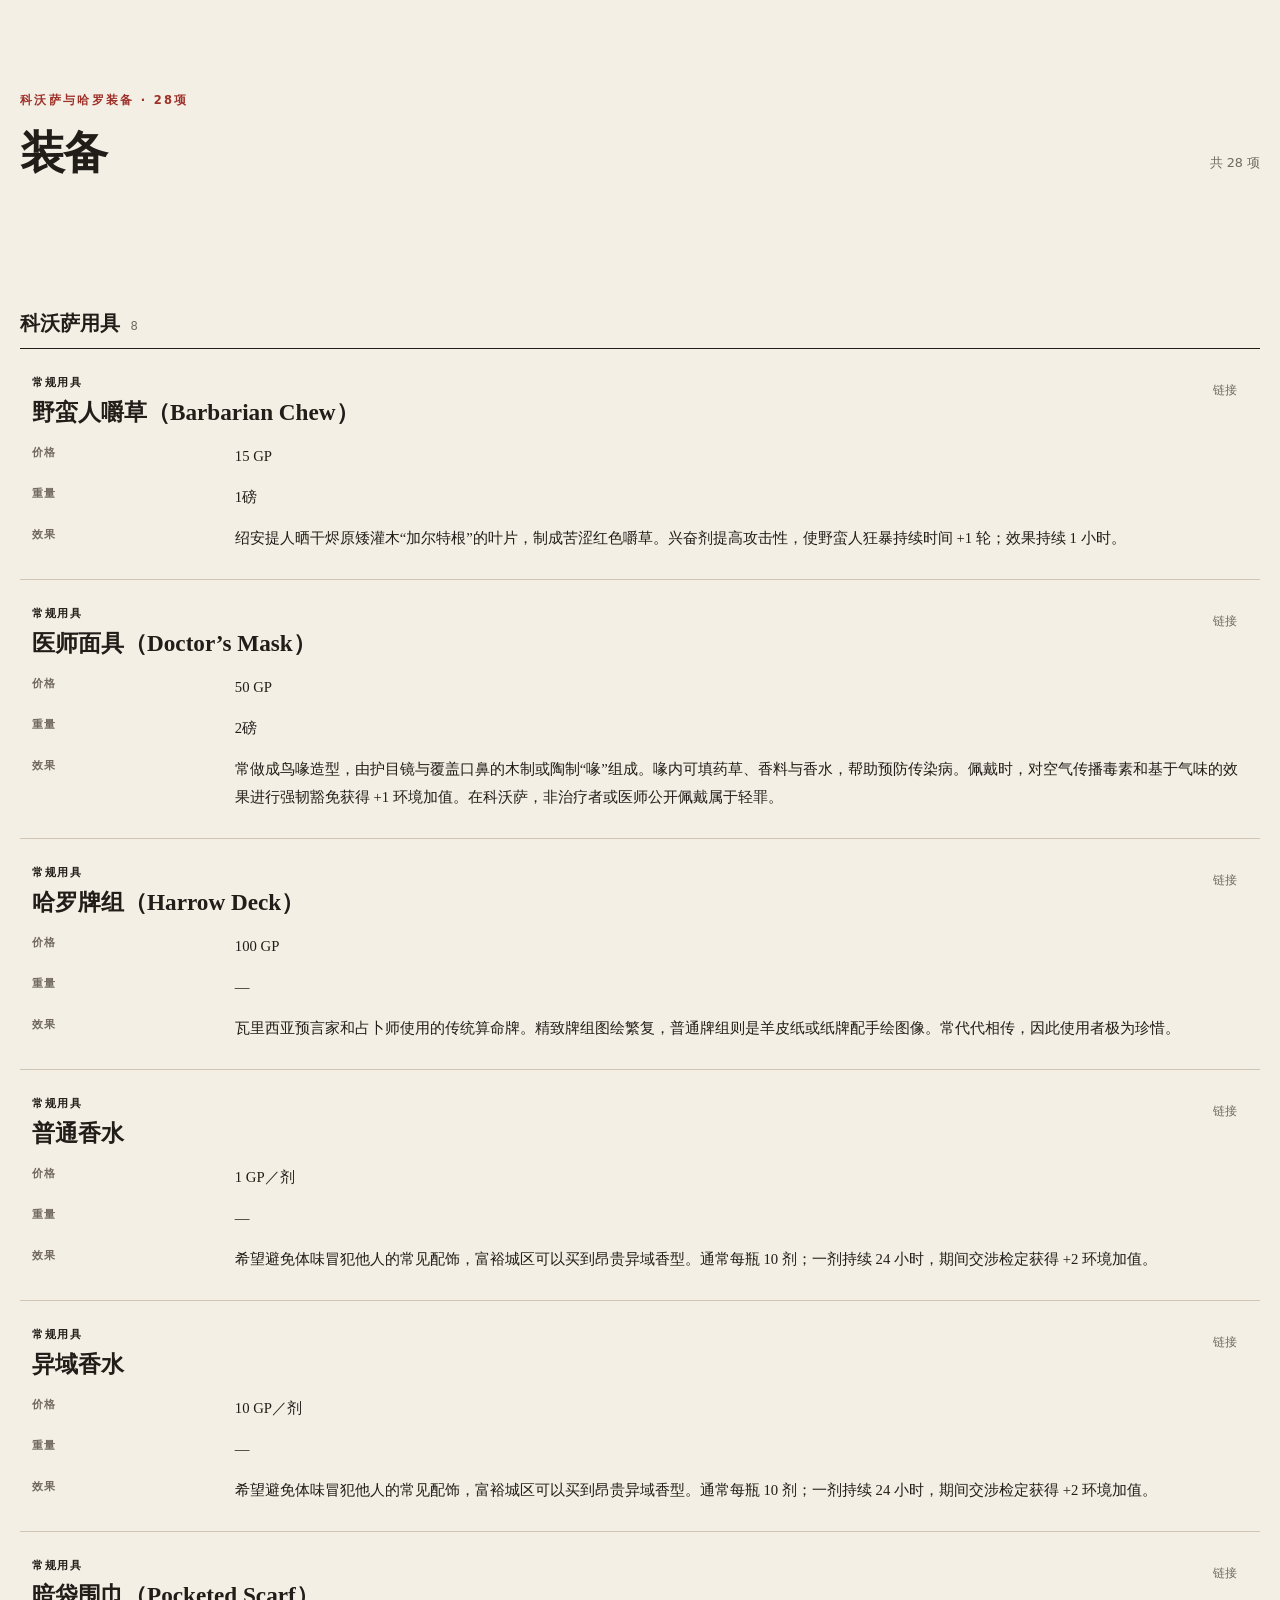
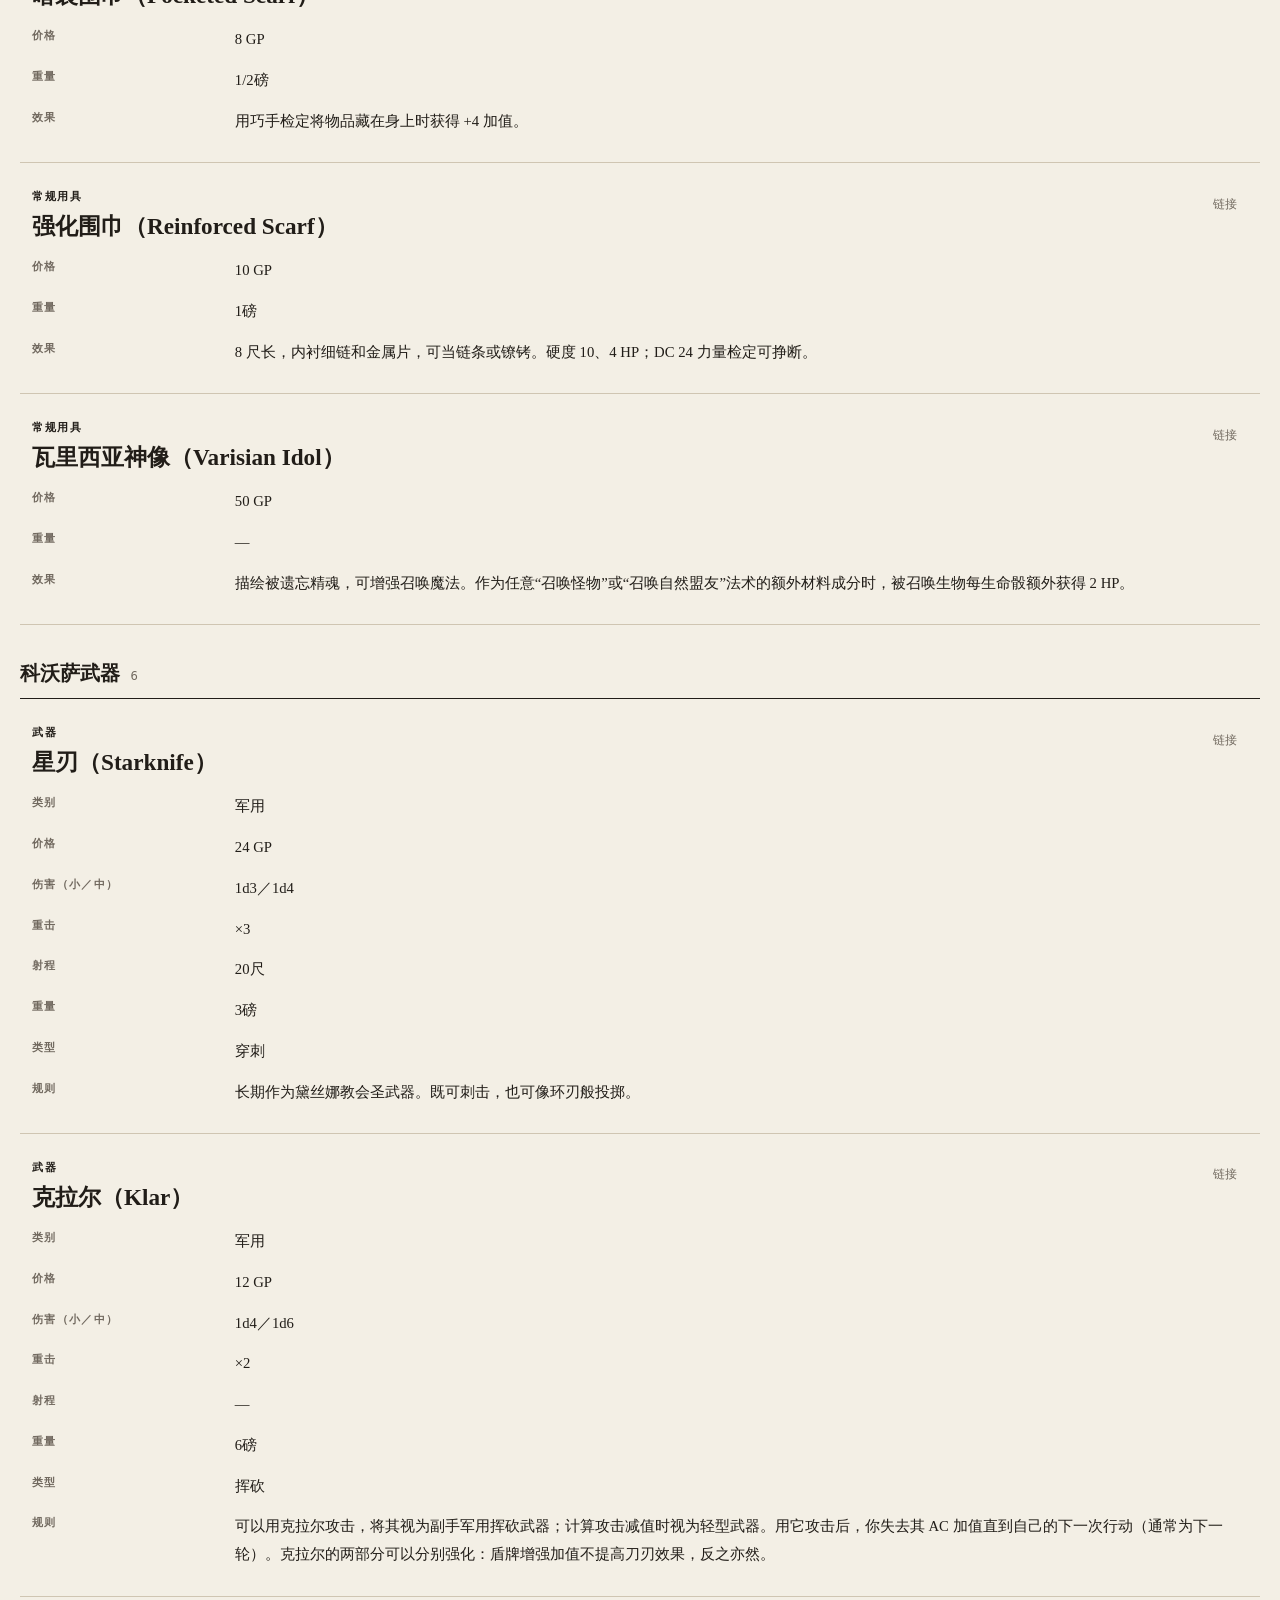
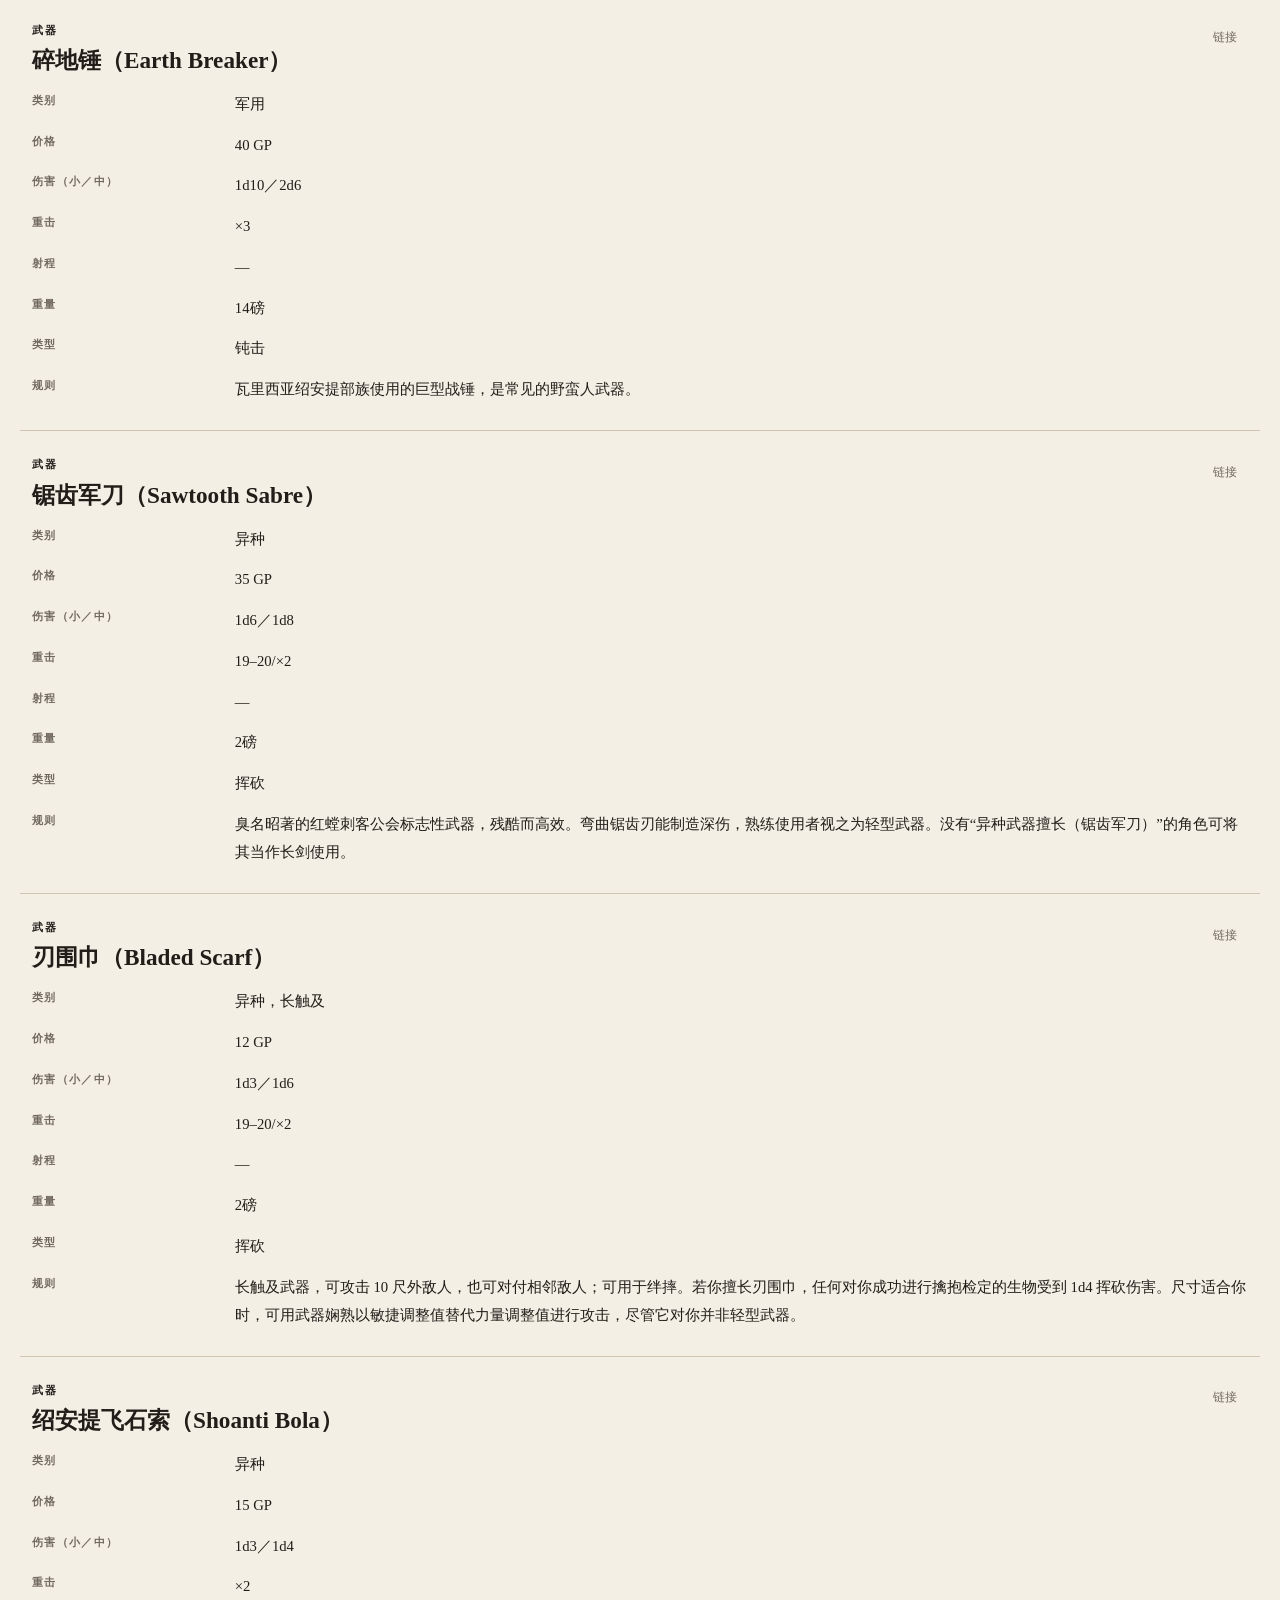
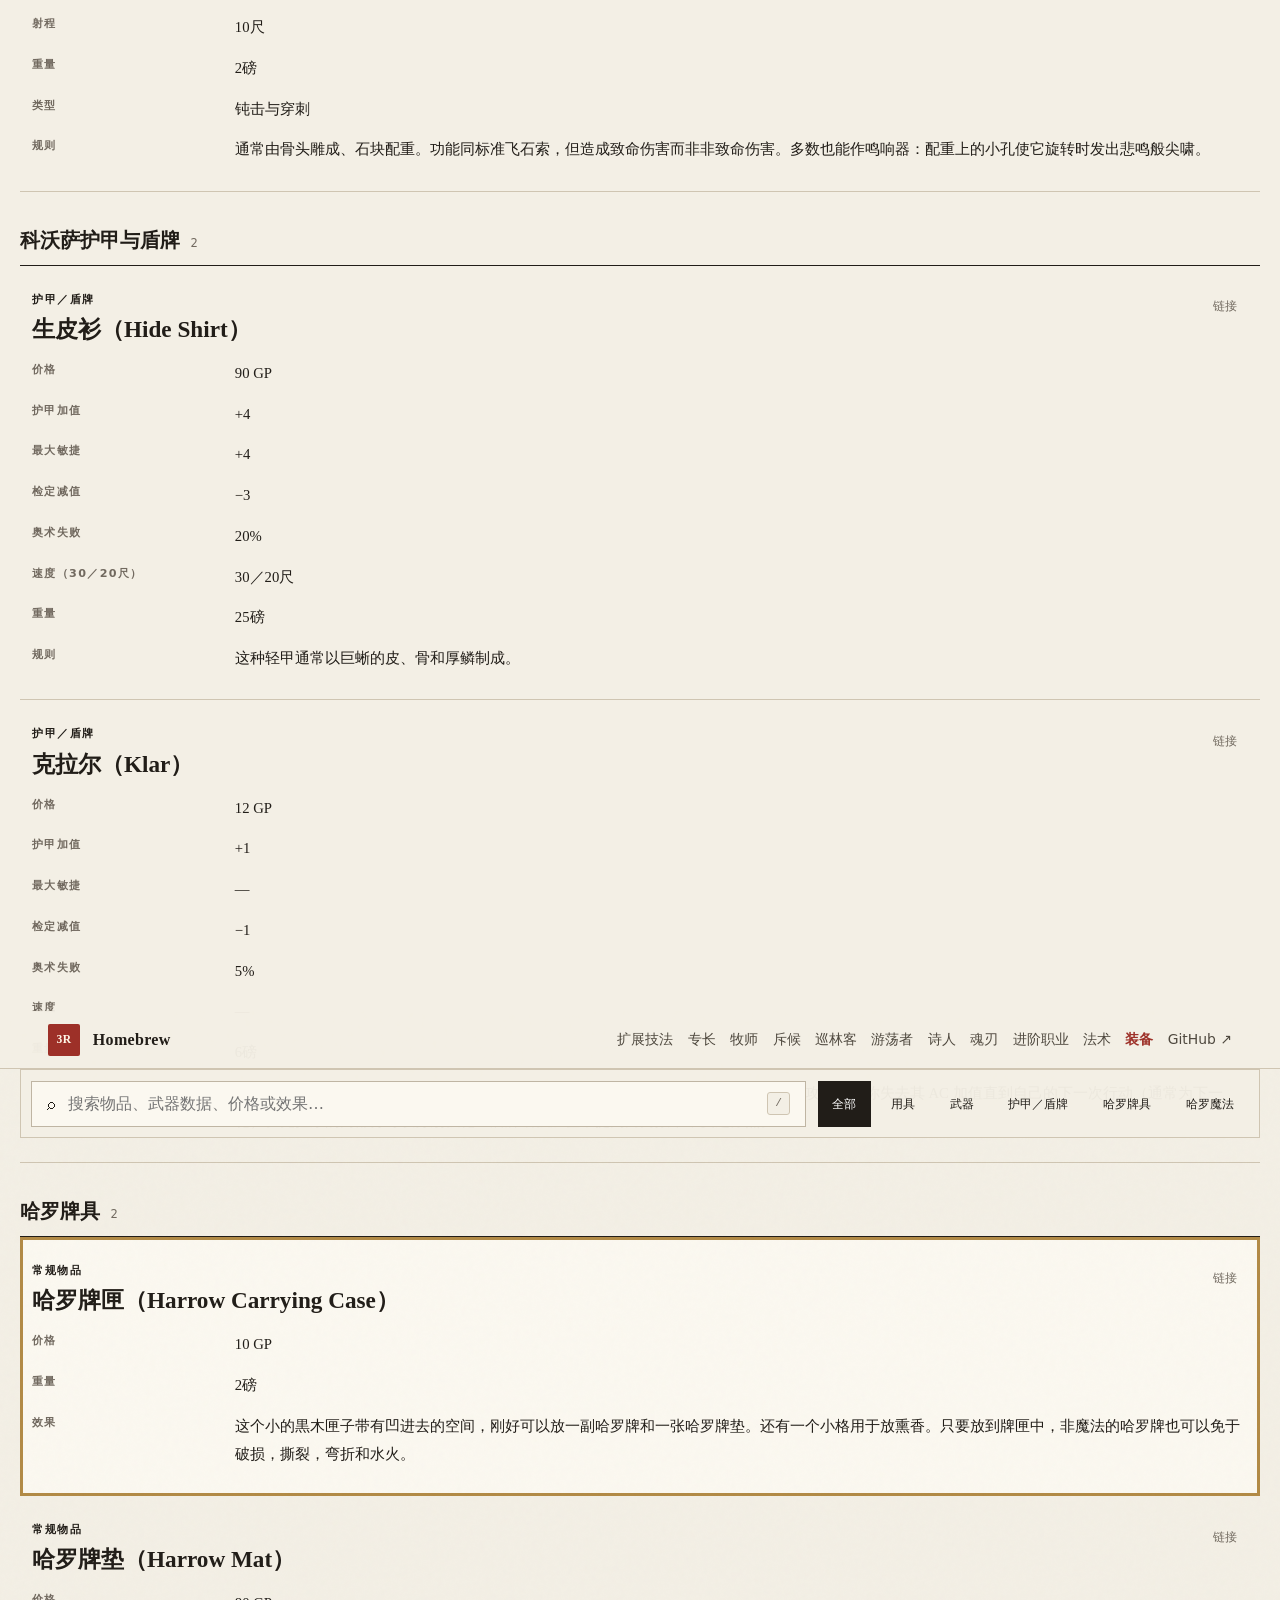
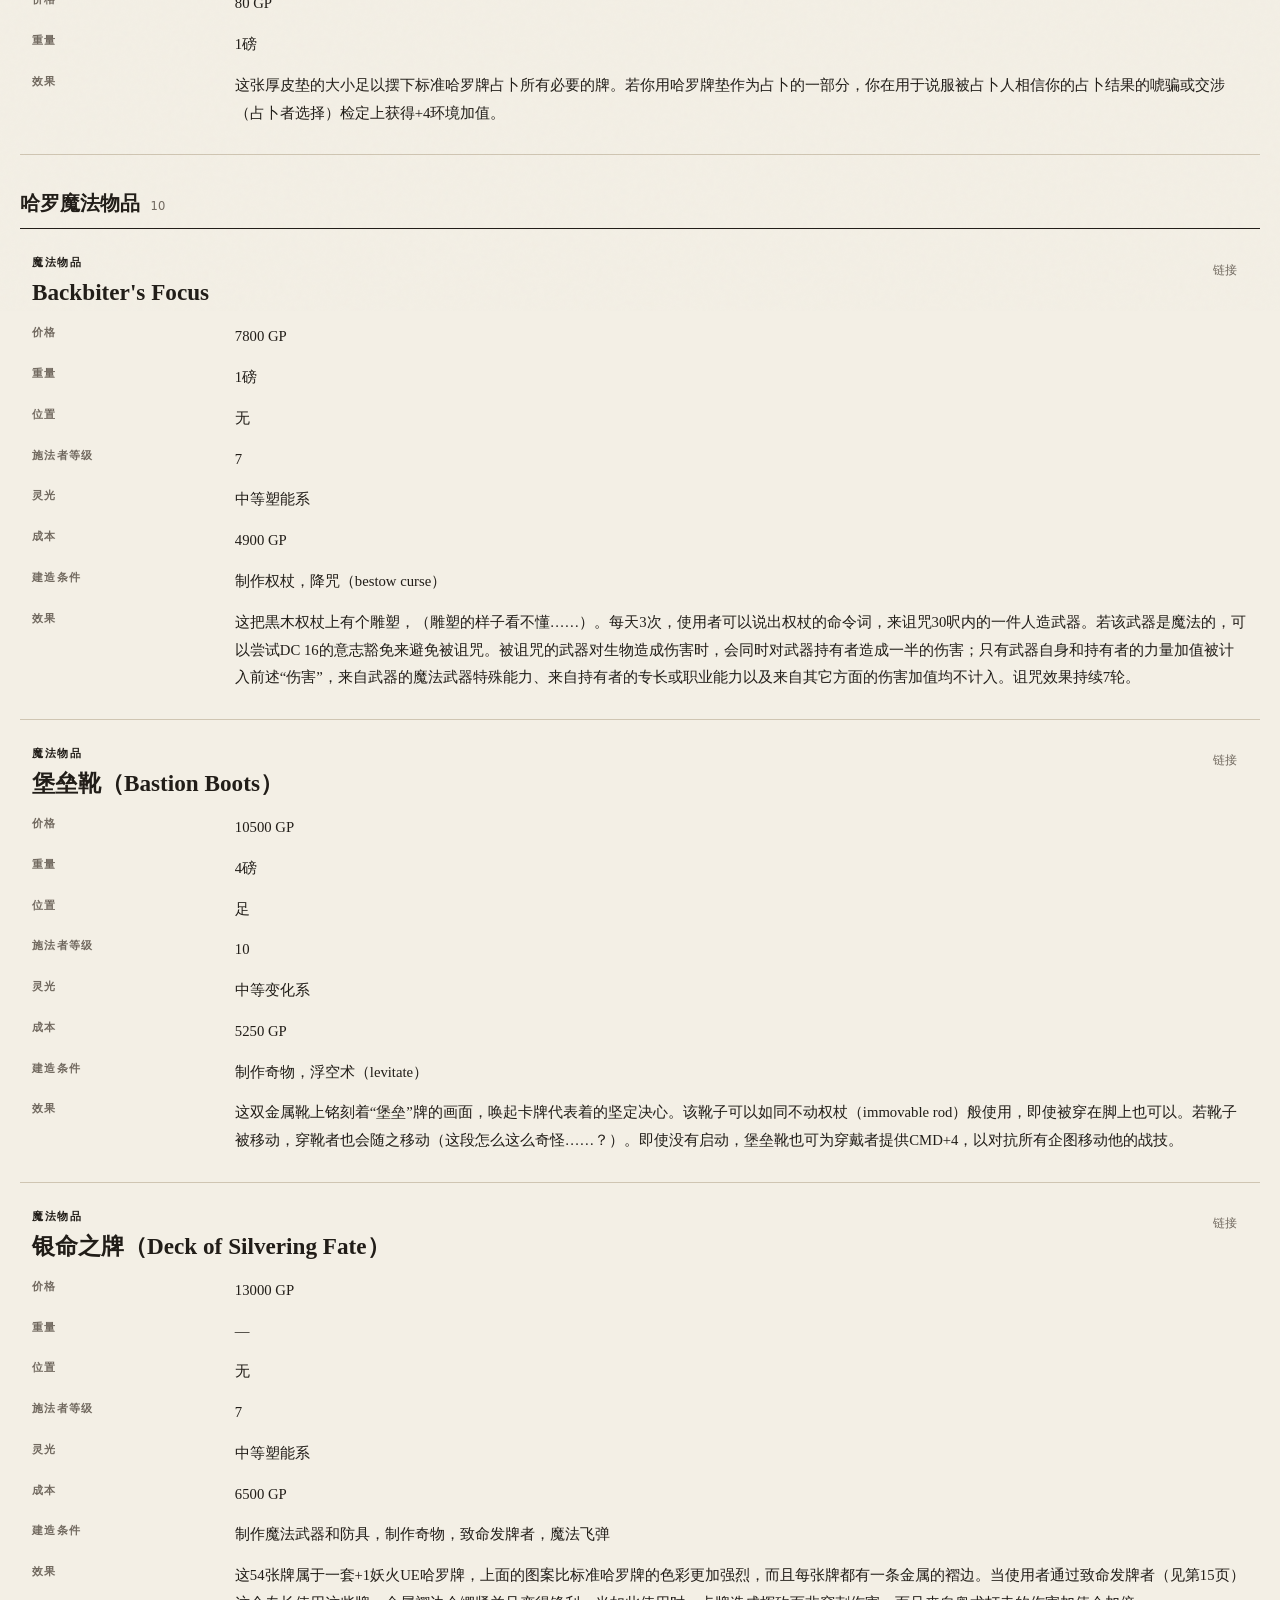
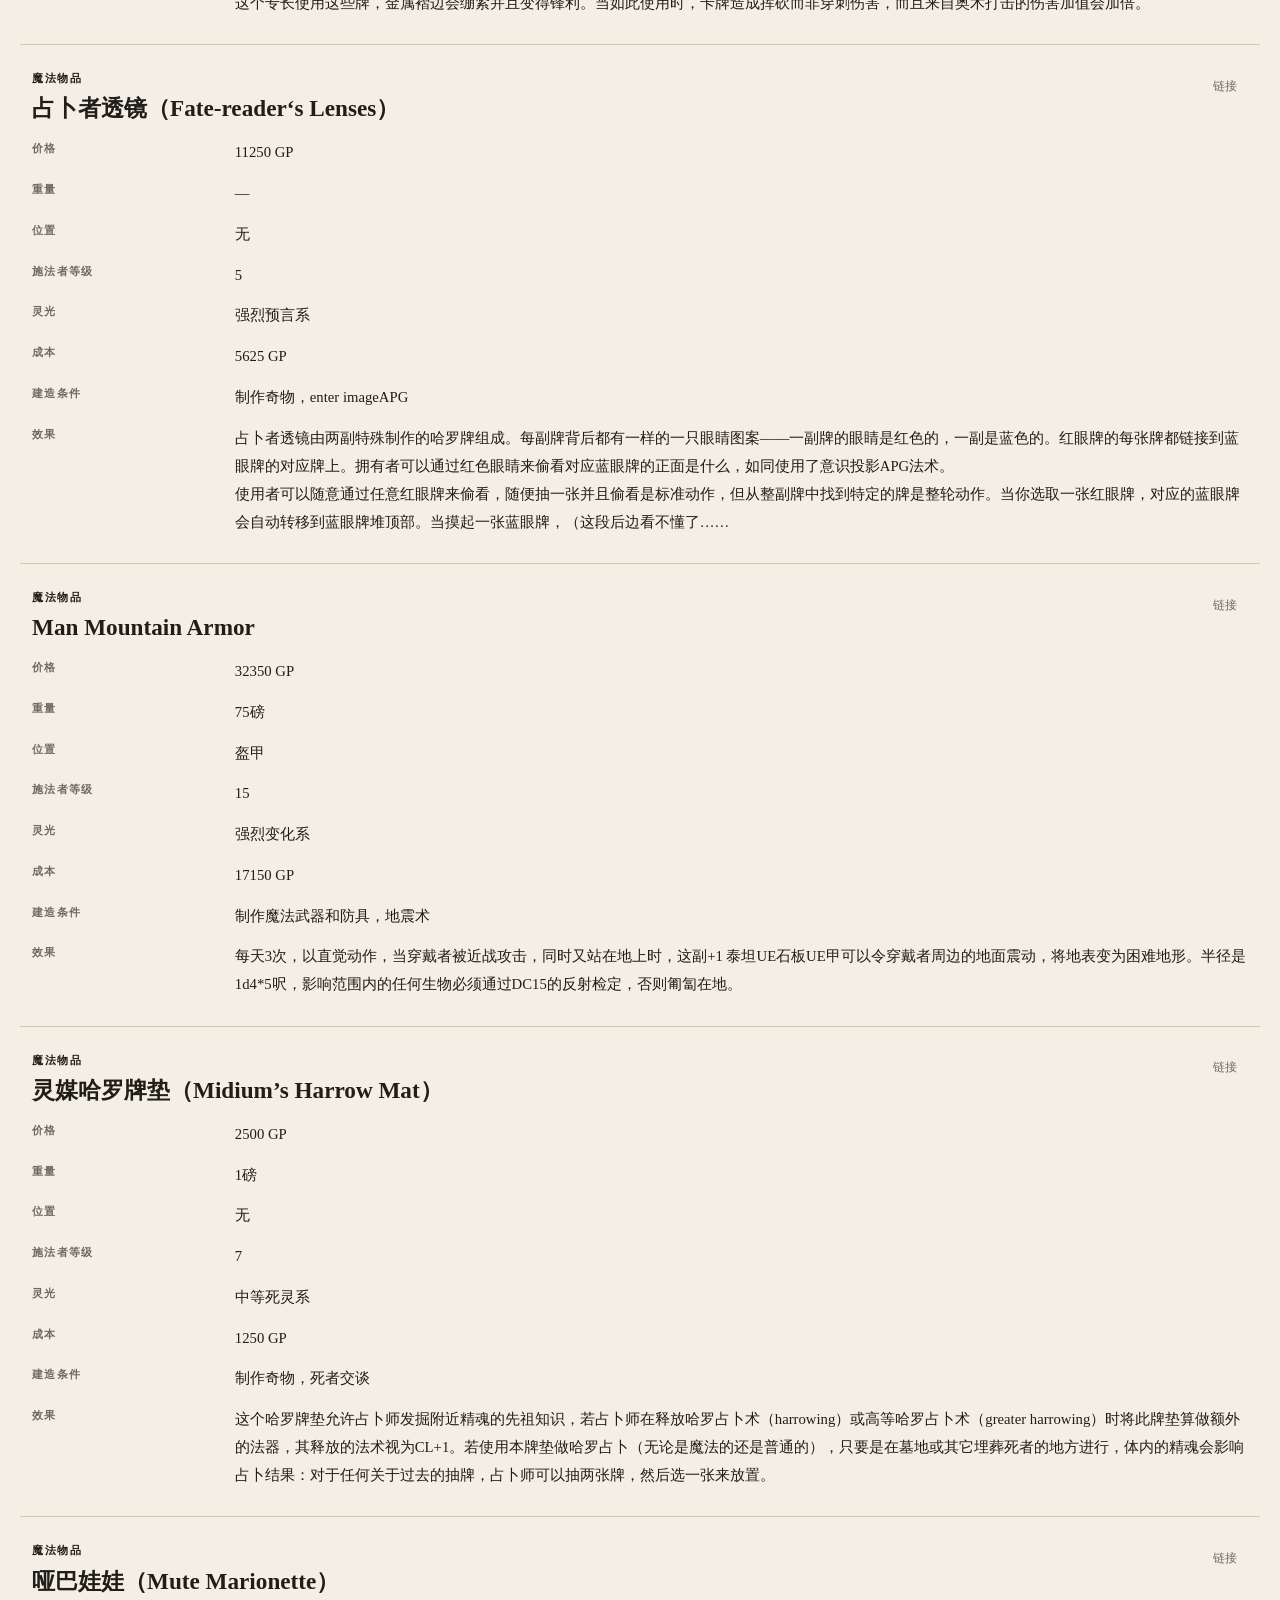
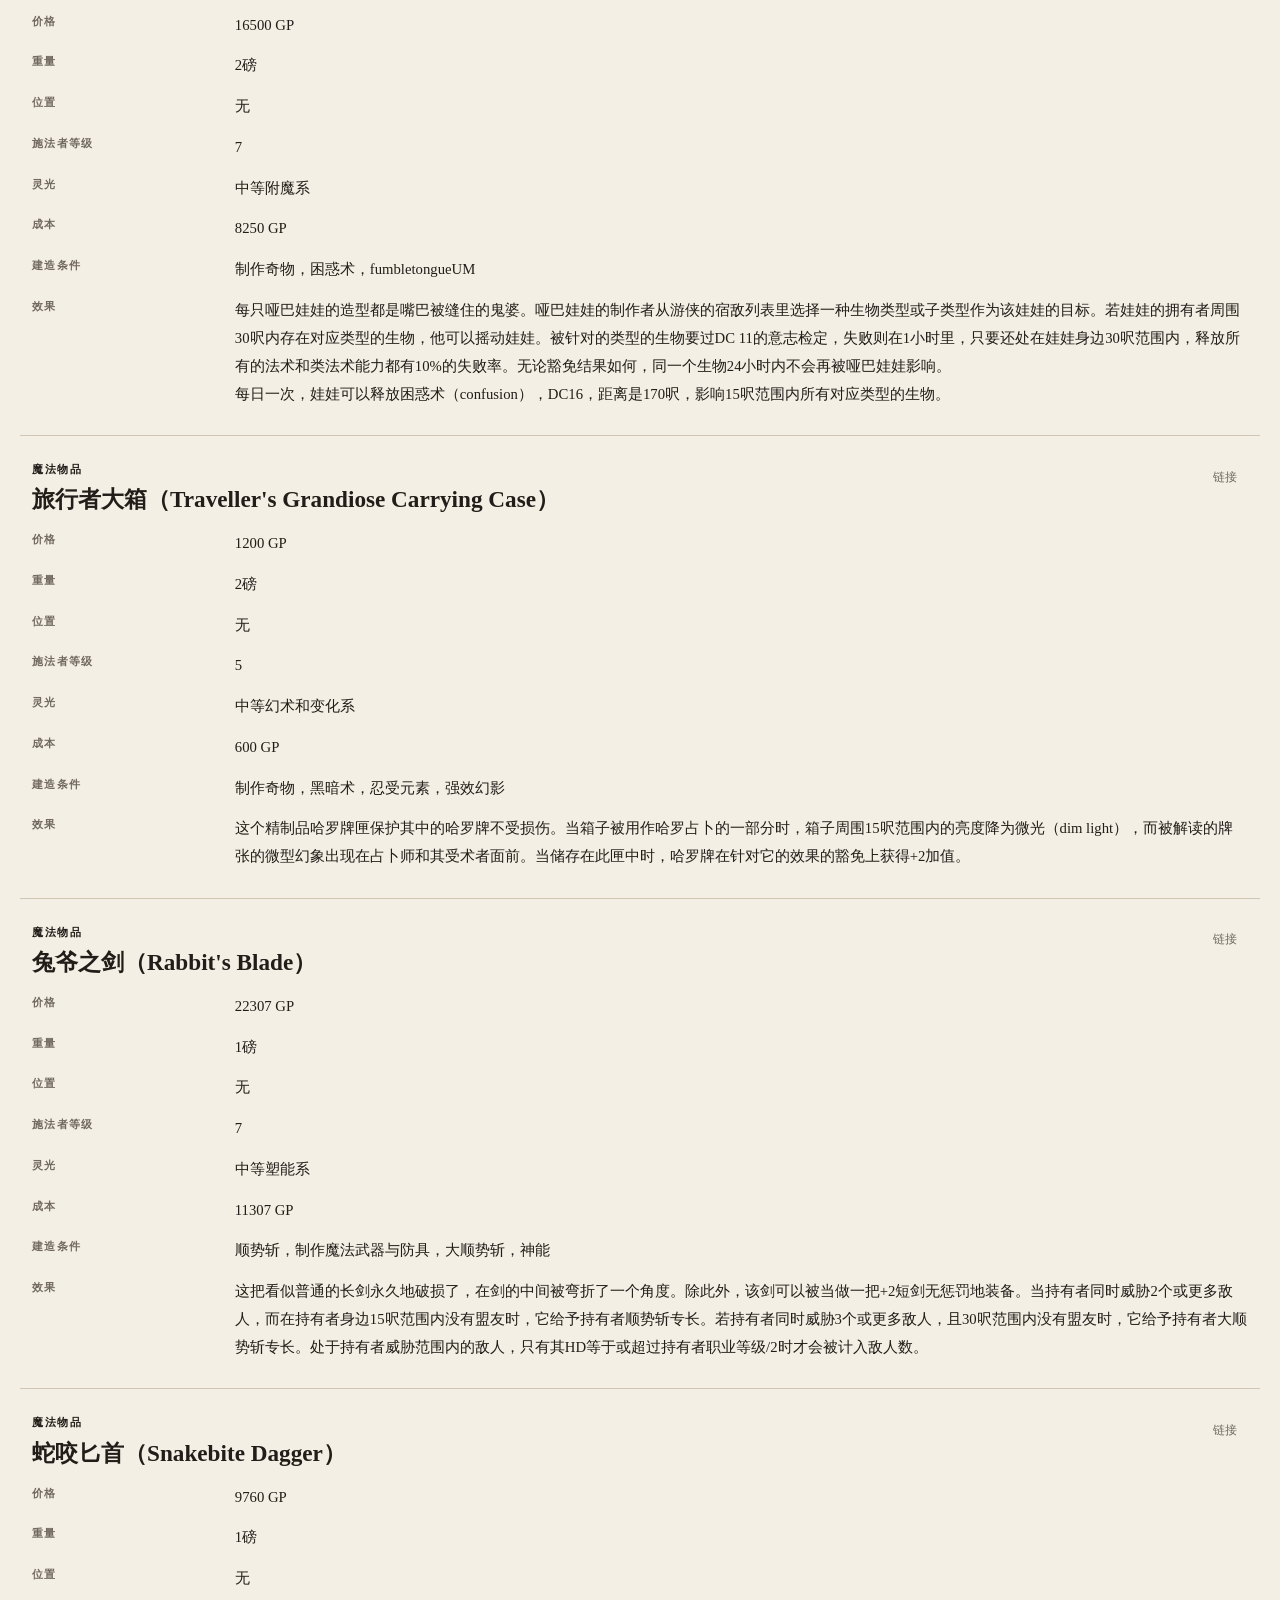
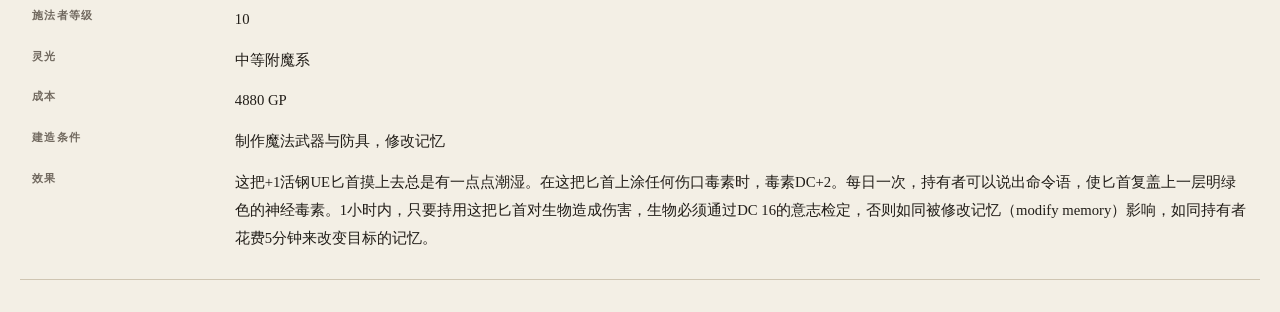
<file: harrow-equipment.html>
<!doctype html>
<html lang="zh-CN">
  <head>
    <meta charset="UTF-8" />
    <meta name="viewport" content="width=device-width, initial-scale=1.0" />
    <meta http-equiv="refresh" content="0; url=equipment.html#equipment-harrow-tool-17" />
    <link rel="canonical" href="https://trafifholz.github.io/3r-homebrew/equipment.html" />
    <title>装备｜3R Homebrew</title>
  </head>
  <body><p>哈罗装备已并入<a href="equipment.html#equipment-harrow-tool-17">装备页</a>。</p></body>
</html>
</file>
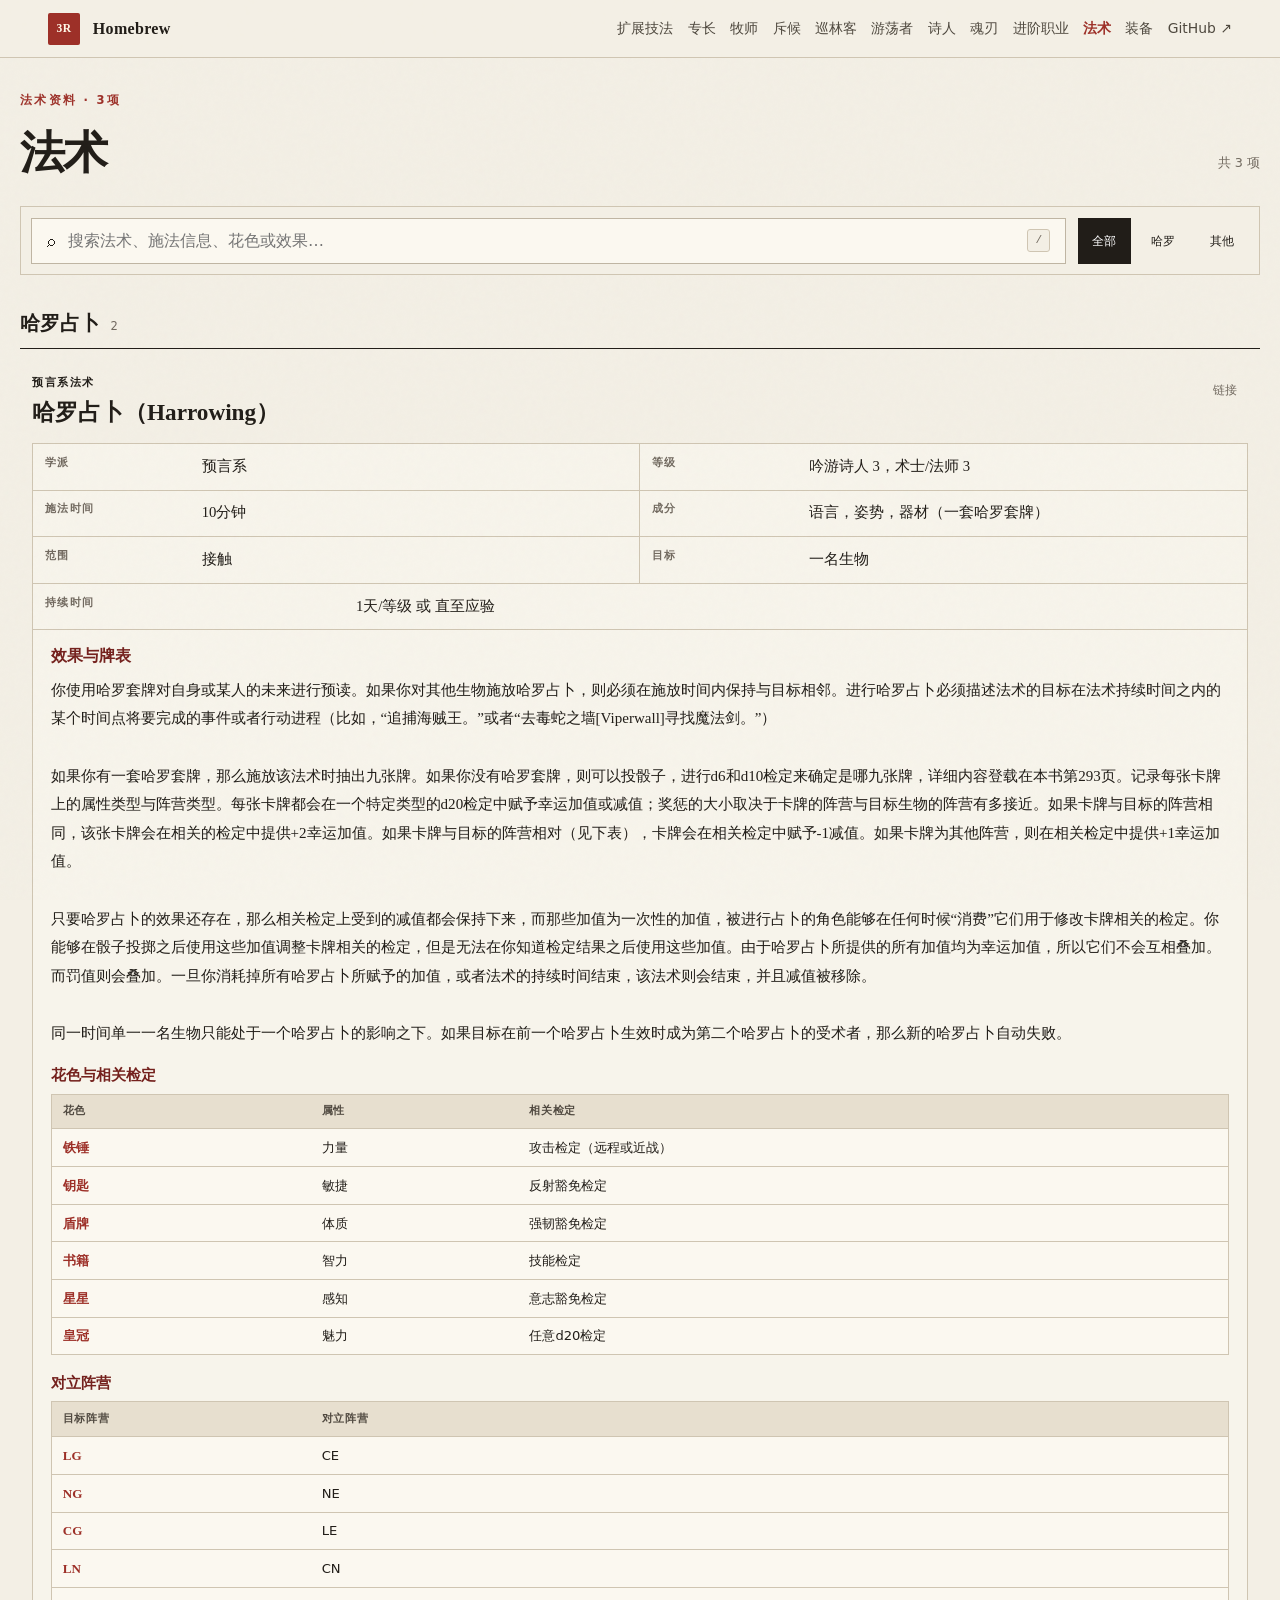
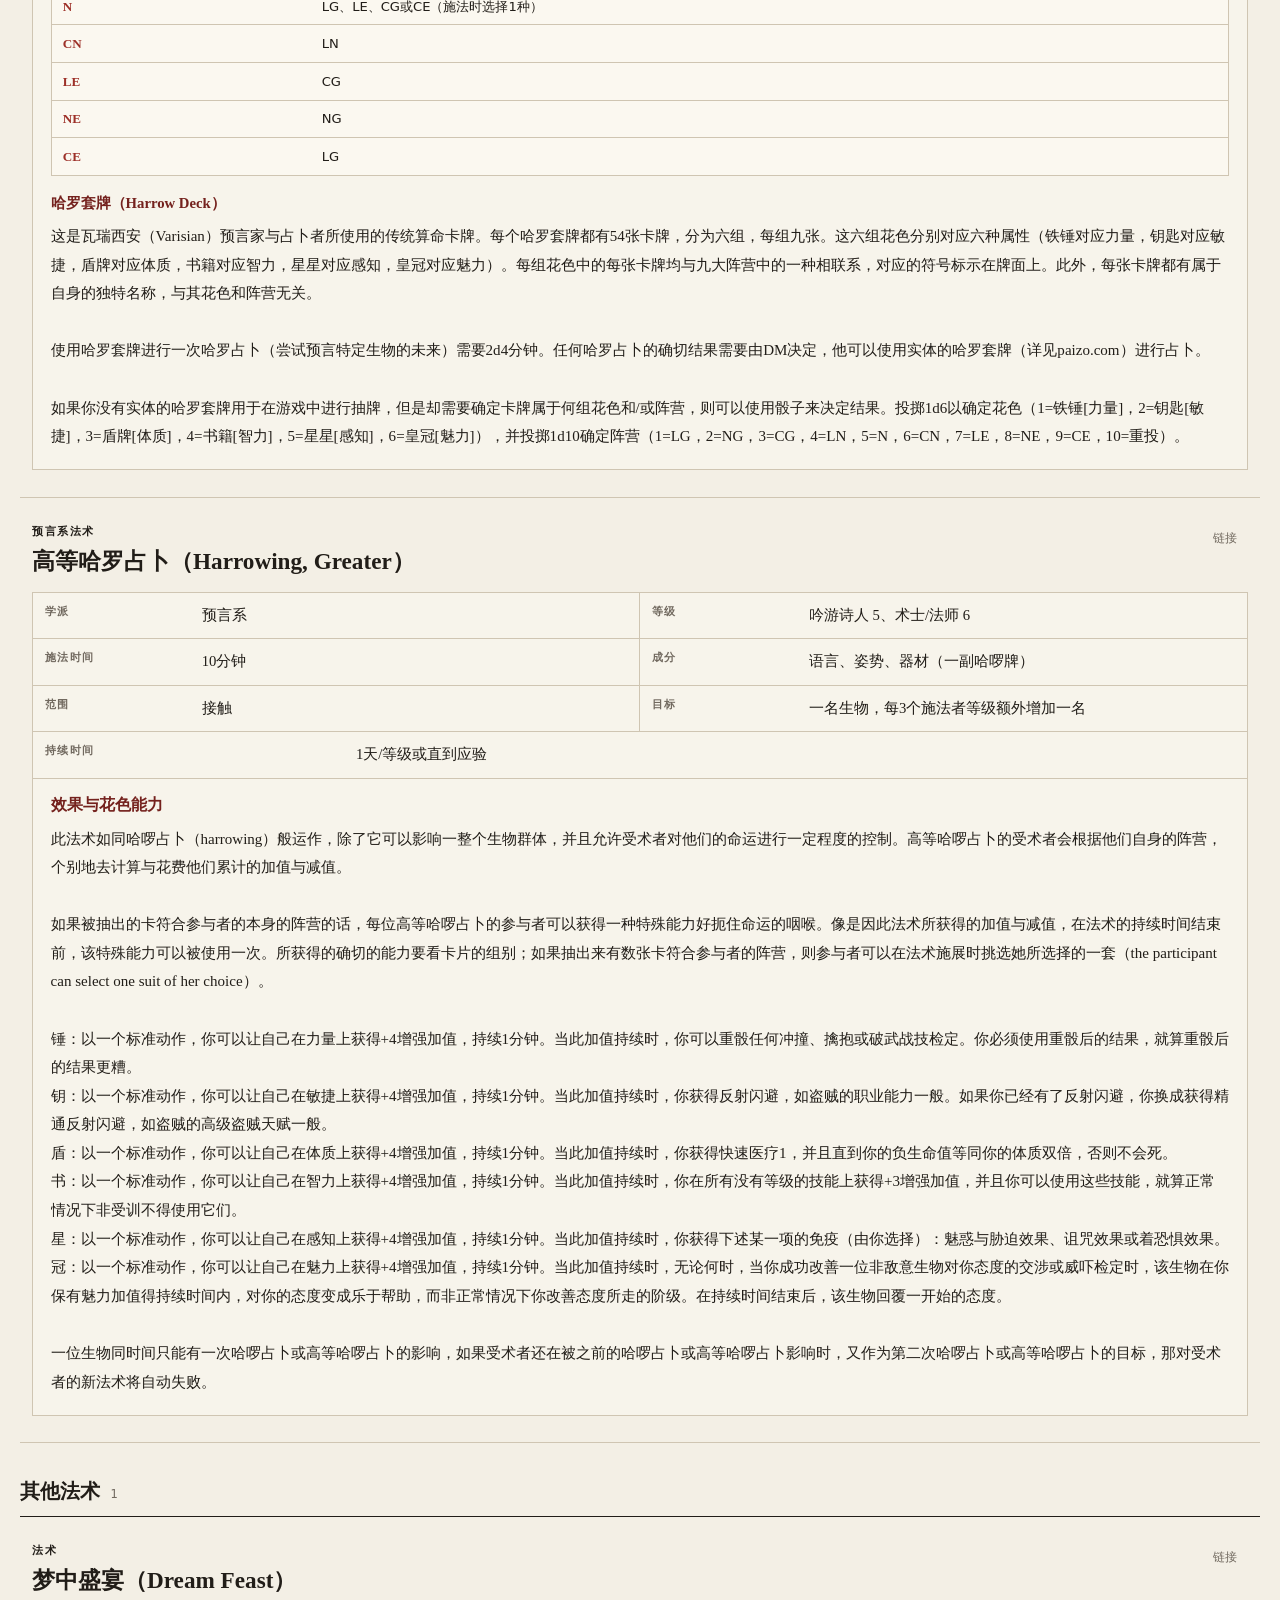
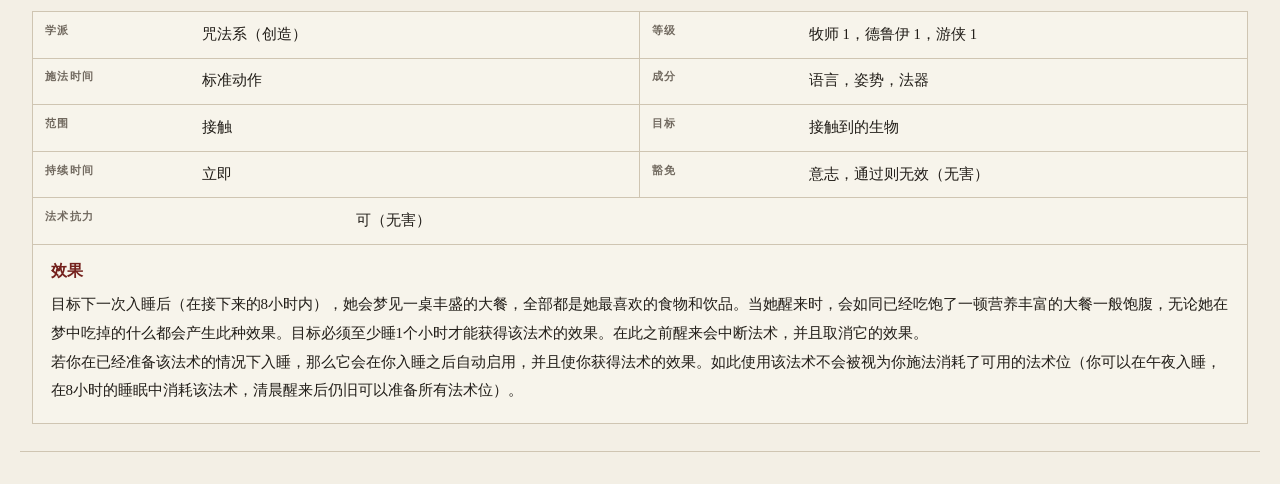
<file: harrowing.html>
<!doctype html>
<html lang="zh-CN"><head><meta charset="UTF-8" /><meta name="viewport" content="width=device-width, initial-scale=1.0" /><meta name="theme-color" content="#16130f" /><meta name="description" content="哈罗占卜、高等哈罗占卜与进阶职业引用法术的完整规则。" /><meta property="og:title" content="法术｜3R Homebrew" /><meta property="og:description" content="哈罗占卜、高等哈罗占卜与进阶职业引用法术的完整规则。" /><meta property="og:type" content="article" /><meta property="og:url" content="https://trafifholz.github.io/3r-homebrew/harrowing.html" /><meta name="twitter:card" content="summary" /><title>法术｜3R Homebrew</title><link rel="icon" href="assets/favicon.svg" type="image/svg+xml" /><link rel="stylesheet" href="styles.css" /><script src="catalog-library.js" defer></script></head>
<body data-unit="项"><header class="site-header"><a class="brand" href="index.html"><span class="brand-mark" aria-hidden="true">3R</span><strong>Homebrew</strong></a><nav aria-label="主导航"><a href="index.html">扩展技法</a><a href="feats.html">专长</a><a href="cleric-variants.html">牧师</a><a href="scout-rework.html">斥候</a><a href="ranger-update.html">巡林客</a><a href="rogue-update.html">游荡者</a><a href="bard-movements.html">诗人</a><a href="soulknife.html">魂刃</a><a href="prestige-classes.html">进阶职业</a><a href="harrowing.html" aria-current="page">法术</a><a href="equipment.html">装备</a><a href="https://github.com/TraFifholz/3r-homebrew" target="_blank" rel="noreferrer">GitHub ↗</a></nav></header><main><section class="library section-shell ranger-library" id="library" aria-labelledby="library-title"><div class="section-heading library-heading"><div><p class="eyebrow">法术资料 · 3项</p><h2 id="library-title">法术</h2></div><p id="result-count" role="status" aria-live="polite">共 3 项</p></div><div class="toolbar scout-toolbar" aria-label="法术筛选工具"><label class="search-box"><span class="sr-only">搜索法术</span><span aria-hidden="true">⌕</span><input id="search" type="search" placeholder="搜索法术、施法信息、花色或效果…" autocomplete="off" /><kbd>/</kbd></label><div class="type-filters" id="catalog-filters" role="group" aria-label="按分类筛选"><button class="filter is-active" type="button" data-category="全部" aria-pressed="true">全部</button><button class="filter" type="button" data-category="harrow" aria-pressed="false">哈罗</button><button class="filter" type="button" data-category="other" aria-pressed="false">其他</button></div></div><section class="scout-section" data-section="harrow"><h3>哈罗占卜 <span>2</span></h3><div class="scout-entries"><article class="scout-entry spell-entry" id="harrowing-harrow-01" data-category="harrow"><header><div><p class="type-label">预言系法术</p><h3>哈罗占卜（Harrowing）</h3></div><button class="copy-link" type="button" data-anchor="harrowing-harrow-01">链接</button></header><dl class="entry-fields"><div class="entry-field-meta"><dt>学派</dt><dd>预言系</dd></div>
<div class="entry-field-meta"><dt>等级</dt><dd>吟游诗人 3，术士/法师 3</dd></div>
<div class="entry-field-meta"><dt>施法时间</dt><dd>10分钟</dd></div>
<div class="entry-field-meta"><dt>成分</dt><dd>语言，姿势，器材（一套哈罗套牌）</dd></div>
<div class="entry-field-meta"><dt>范围</dt><dd>接触</dd></div>
<div class="entry-field-meta"><dt>目标</dt><dd>一名生物</dd></div>
<div class="entry-field-meta"><dt>持续时间</dt><dd>1天/等级 或 直至应验</dd></div>
<div class="entry-field-body"><dt>效果与牌表</dt><dd><div class="spell-prose">你使用哈罗套牌对自身或某人的未来进行预读。如果你对其他生物施放哈罗占卜，则必须在施放时间内保持与目标相邻。进行哈罗占卜必须描述法术的目标在法术持续时间之内的某个时间点将要完成的事件或者行动进程（比如，“追捕海贼王。”或者“去毒蛇之墙[Viperwall]寻找魔法剑。”）<br><br>如果你有一套哈罗套牌，那么施放该法术时抽出九张牌。如果你没有哈罗套牌，则可以投骰子，进行d6和d10检定来确定是哪九张牌，详细内容登载在本书第293页。记录每张卡牌上的属性类型与阵营类型。每张卡牌都会在一个特定类型的d20检定中赋予幸运加值或减值；奖惩的大小取决于卡牌的阵营与目标生物的阵营有多接近。如果卡牌与目标的阵营相同，该张卡牌会在相关的检定中提供+2幸运加值。如果卡牌与目标的阵营相对（见下表），卡牌会在相关检定中赋予-1减值。如果卡牌为其他阵营，则在相关检定中提供+1幸运加值。<br><br>只要哈罗占卜的效果还存在，那么相关检定上受到的减值都会保持下来，而那些加值为一次性的加值，被进行占卜的角色能够在任何时候“消费”它们用于修改卡牌相关的检定。你能够在骰子投掷之后使用这些加值调整卡牌相关的检定，但是无法在你知道检定结果之后使用这些加值。由于哈罗占卜所提供的所有加值均为幸运加值，所以它们不会互相叠加。而罚值则会叠加。一旦你消耗掉所有哈罗占卜所赋予的加值，或者法术的持续时间结束，该法术则会结束，并且减值被移除。<br><br>同一时间单一一名生物只能处于一个哈罗占卜的影响之下。如果目标在前一个哈罗占卜生效时成为第二个哈罗占卜的受术者，那么新的哈罗占卜自动失败。</div><section class="spell-rule-table"><h5>花色与相关检定</h5><div class="spell-table-wrap"><table><thead><tr><th scope="col">花色</th><th scope="col">属性</th><th scope="col">相关检定</th></tr></thead><tbody><tr><th scope="row">铁锤</th><td>力量</td><td>攻击检定（远程或近战）</td></tr><tr><th scope="row">钥匙</th><td>敏捷</td><td>反射豁免检定</td></tr><tr><th scope="row">盾牌</th><td>体质</td><td>强韧豁免检定</td></tr><tr><th scope="row">书籍</th><td>智力</td><td>技能检定</td></tr><tr><th scope="row">星星</th><td>感知</td><td>意志豁免检定</td></tr><tr><th scope="row">皇冠</th><td>魅力</td><td>任意d20检定</td></tr></tbody></table></div></section><section class="spell-rule-table"><h5>对立阵营</h5><div class="spell-table-wrap"><table><thead><tr><th scope="col">目标阵营</th><th scope="col">对立阵营</th></tr></thead><tbody><tr><th scope="row">LG</th><td>CE</td></tr><tr><th scope="row">NG</th><td>NE</td></tr><tr><th scope="row">CG</th><td>LE</td></tr><tr><th scope="row">LN</th><td>CN</td></tr><tr><th scope="row">N</th><td>LG、LE、CG或CE（施法时选择1种）</td></tr><tr><th scope="row">CN</th><td>LN</td></tr><tr><th scope="row">LE</th><td>CG</td></tr><tr><th scope="row">NE</th><td>NG</td></tr><tr><th scope="row">CE</th><td>LG</td></tr></tbody></table></div></section><section class="spell-deck-note"><h5>哈罗套牌（Harrow Deck）</h5><div class="spell-prose">这是瓦瑞西安（Varisian）预言家与占卜者所使用的传统算命卡牌。每个哈罗套牌都有54张卡牌，分为六组，每组九张。这六组花色分别对应六种属性（铁锤对应力量，钥匙对应敏捷，盾牌对应体质，书籍对应智力，星星对应感知，皇冠对应魅力）。每组花色中的每张卡牌均与九大阵营中的一种相联系，对应的符号标示在牌面上。此外，每张卡牌都有属于自身的独特名称，与其花色和阵营无关。<br><br>使用哈罗套牌进行一次哈罗占卜（尝试预言特定生物的未来）需要2d4分钟。任何哈罗占卜的确切结果需要由DM决定，他可以使用实体的哈罗套牌（详见paizo.com）进行占卜。<br><br>如果你没有实体的哈罗套牌用于在游戏中进行抽牌，但是却需要确定卡牌属于何组花色和/或阵营，则可以使用骰子来决定结果。投掷1d6以确定花色（1=铁锤[力量]，2=钥匙[敏捷]，3=盾牌[体质]，4=书籍[智力]，5=星星[感知]，6=皇冠[魅力]），并投掷1d10确定阵营（1=LG，2=NG，3=CG，4=LN，5=N，6=CN，7=LE，8=NE，9=CE，10=重投）。</div></section></dd></div></dl></article>
<article class="scout-entry spell-entry" id="harrowing-harrow-02" data-category="harrow"><header><div><p class="type-label">预言系法术</p><h3>高等哈罗占卜（Harrowing, Greater）</h3></div><button class="copy-link" type="button" data-anchor="harrowing-harrow-02">链接</button></header><dl class="entry-fields"><div class="entry-field-meta"><dt>学派</dt><dd>预言系</dd></div>
<div class="entry-field-meta"><dt>等级</dt><dd>吟游诗人 5、术士/法师 6</dd></div>
<div class="entry-field-meta"><dt>施法时间</dt><dd>10分钟</dd></div>
<div class="entry-field-meta"><dt>成分</dt><dd>语言、姿势、器材（一副哈啰牌）</dd></div>
<div class="entry-field-meta"><dt>范围</dt><dd>接触</dd></div>
<div class="entry-field-meta"><dt>目标</dt><dd>一名生物，每3个施法者等级额外增加一名</dd></div>
<div class="entry-field-meta"><dt>持续时间</dt><dd>1天/等级或直到应验</dd></div>
<div class="entry-field-body"><dt>效果与花色能力</dt><dd>此法术如同哈啰占卜（harrowing）般运作，除了它可以影响一整个生物群体，并且允许受术者对他们的命运进行一定程度的控制。高等哈啰占卜的受术者会根据他们自身的阵营，个别地去计算与花费他们累计的加值与减值。<br><br>如果被抽出的卡符合参与者的本身的阵营的话，每位高等哈啰占卜的参与者可以获得一种特殊能力好扼住命运的咽喉。像是因此法术所获得的加值与减值，在法术的持续时间结束前，该特殊能力可以被使用一次。所获得的确切的能力要看卡片的组别；如果抽出来有数张卡符合参与者的阵营，则参与者可以在法术施展时挑选她所选择的一套（the participant can select one suit of her choice）。<br><br>锤：以一个标准动作，你可以让自己在力量上获得+4增强加值，持续1分钟。当此加值持续时，你可以重骰任何冲撞、擒抱或破武战技检定。你必须使用重骰后的结果，就算重骰后的结果更糟。<br>钥：以一个标准动作，你可以让自己在敏捷上获得+4增强加值，持续1分钟。当此加值持续时，你获得反射闪避，如盗贼的职业能力一般。如果你已经有了反射闪避，你换成获得精通反射闪避，如盗贼的高级盗贼天赋一般。<br>盾：以一个标准动作，你可以让自己在体质上获得+4增强加值，持续1分钟。当此加值持续时，你获得快速医疗1，并且直到你的负生命值等同你的体质双倍，否则不会死。<br>书：以一个标准动作，你可以让自己在智力上获得+4增强加值，持续1分钟。当此加值持续时，你在所有没有等级的技能上获得+3增强加值，并且你可以使用这些技能，就算正常情况下非受训不得使用它们。<br>星：以一个标准动作，你可以让自己在感知上获得+4增强加值，持续1分钟。当此加值持续时，你获得下述某一项的免疫（由你选择）：魅惑与胁迫效果、诅咒效果或着恐惧效果。<br>冠：以一个标准动作，你可以让自己在魅力上获得+4增强加值，持续1分钟。当此加值持续时，无论何时，当你成功改善一位非敌意生物对你态度的交涉或威吓检定时，该生物在你保有魅力加值得持续时间内，对你的态度变成乐于帮助，而非正常情况下你改善态度所走的阶级。在持续时间结束后，该生物回覆一开始的态度。<br><br>一位生物同时间只能有一次哈啰占卜或高等哈啰占卜的影响，如果受术者还在被之前的哈啰占卜或高等哈啰占卜影响时，又作为第二次哈啰占卜或高等哈啰占卜的目标，那对受术者的新法术将自动失败。</dd></div></dl></article></div></section>
<section class="scout-section" data-section="other"><h3>其他法术 <span>1</span></h3><div class="scout-entries"><article class="scout-entry spell-entry" id="harrowing-other-03" data-category="other"><header><div><p class="type-label">法术</p><h3>梦中盛宴（Dream Feast）</h3></div><button class="copy-link" type="button" data-anchor="harrowing-other-03">链接</button></header><dl class="entry-fields"><div class="entry-field-meta"><dt>学派</dt><dd>咒法系（创造）</dd></div>
<div class="entry-field-meta"><dt>等级</dt><dd>牧师 1，德鲁伊 1，游侠 1</dd></div>
<div class="entry-field-meta"><dt>施法时间</dt><dd>标准动作</dd></div>
<div class="entry-field-meta"><dt>成分</dt><dd>语言，姿势，法器</dd></div>
<div class="entry-field-meta"><dt>范围</dt><dd>接触</dd></div>
<div class="entry-field-meta"><dt>目标</dt><dd>接触到的生物</dd></div>
<div class="entry-field-meta"><dt>持续时间</dt><dd>立即</dd></div>
<div class="entry-field-meta"><dt>豁免</dt><dd>意志，通过则无效（无害）</dd></div>
<div class="entry-field-meta"><dt>法术抗力</dt><dd>可（无害）</dd></div>
<div class="entry-field-body"><dt>效果</dt><dd>目标下一次入睡后（在接下来的8小时内），她会梦见一桌丰盛的大餐，全部都是她最喜欢的食物和饮品。当她醒来时，会如同已经吃饱了一顿营养丰富的大餐一般饱腹，无论她在梦中吃掉的什么都会产生此种效果。目标必须至少睡1个小时才能获得该法术的效果。在此之前醒来会中断法术，并且取消它的效果。<br>若你在已经准备该法术的情况下入睡，那么它会在你入睡之后自动启用，并且使你获得法术的效果。如此使用该法术不会被视为你施法消耗了可用的法术位（你可以在午夜入睡，在8小时的睡眠中消耗该法术，清晨醒来后仍旧可以准备所有法术位）。</dd></div></dl></article></div></section><div class="empty-state" id="catalog-empty" hidden><p class="empty-glyph" aria-hidden="true">∅</p><h3>没有找到对应资料</h3><p>试试缩短关键词或切换分类。</p><button class="button button-ghost" id="clear-catalog" type="button">清除筛选</button></div></section></main></body></html>
</file>
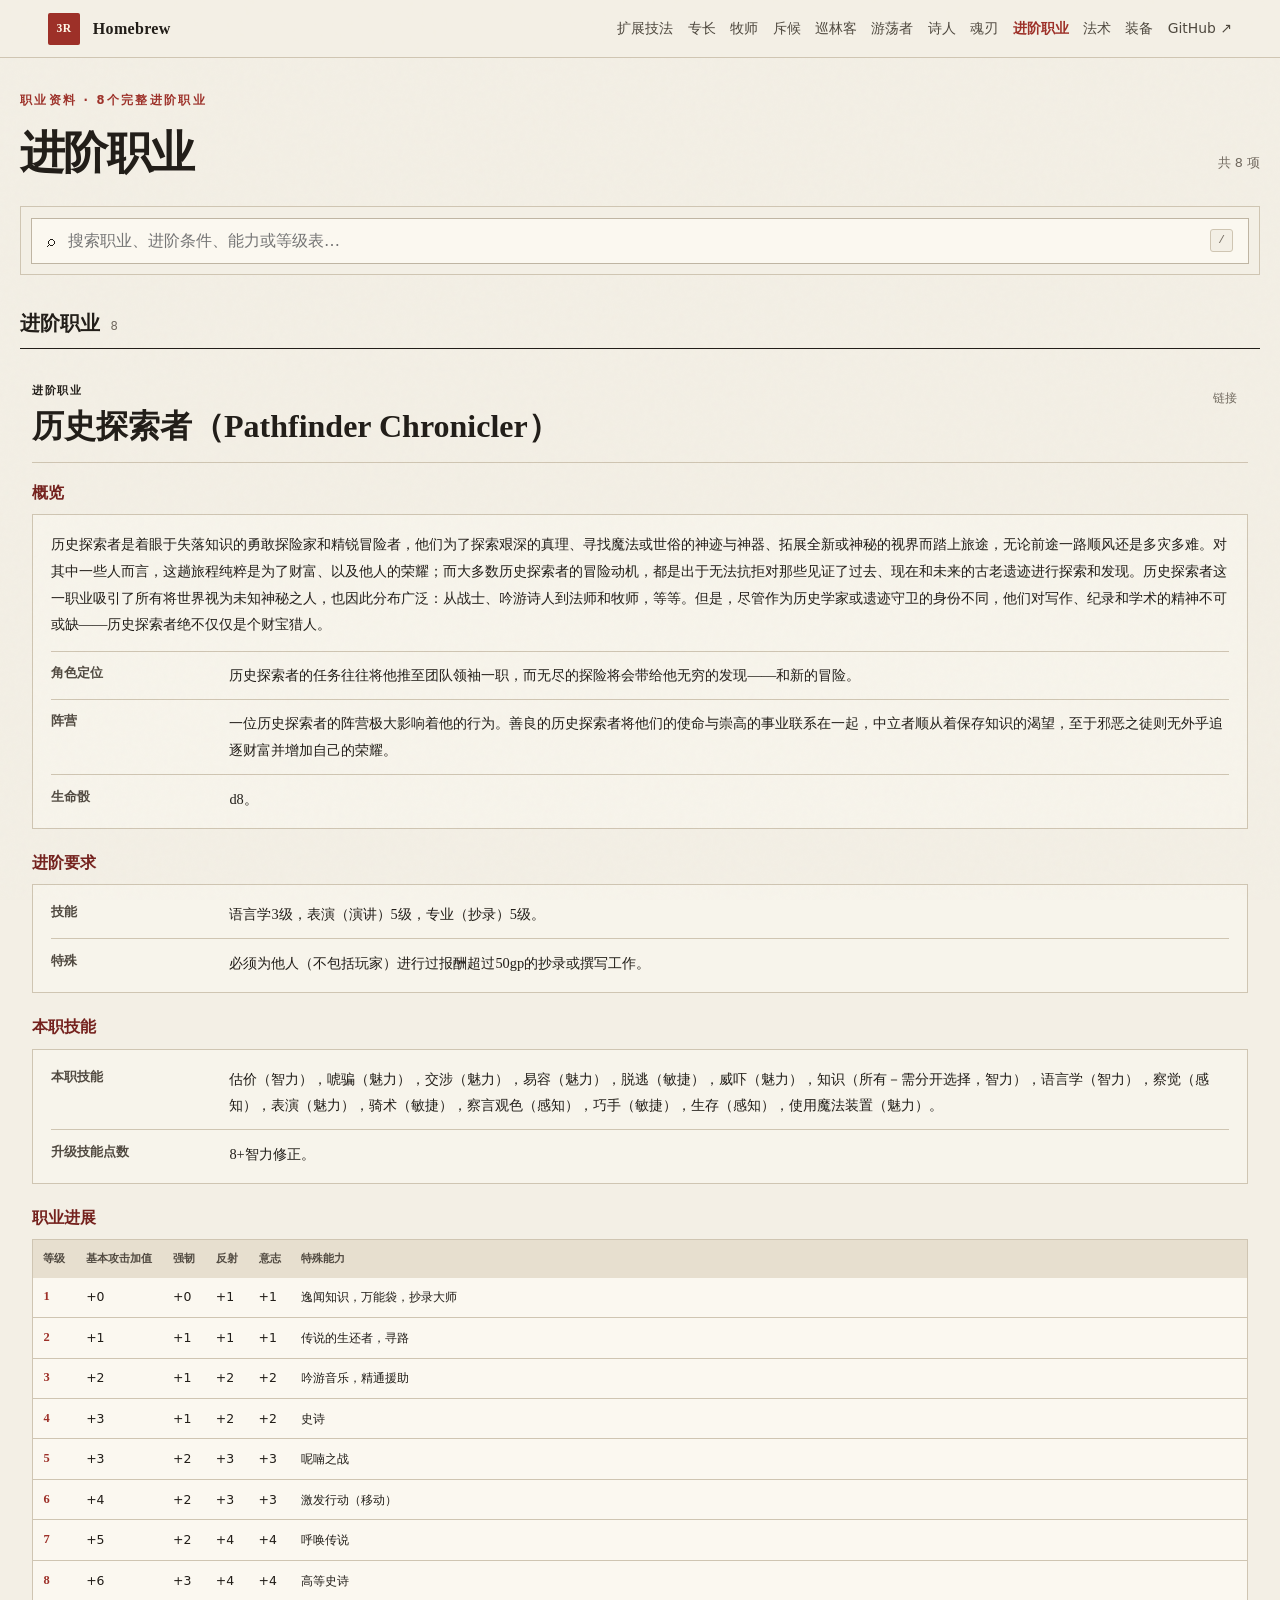
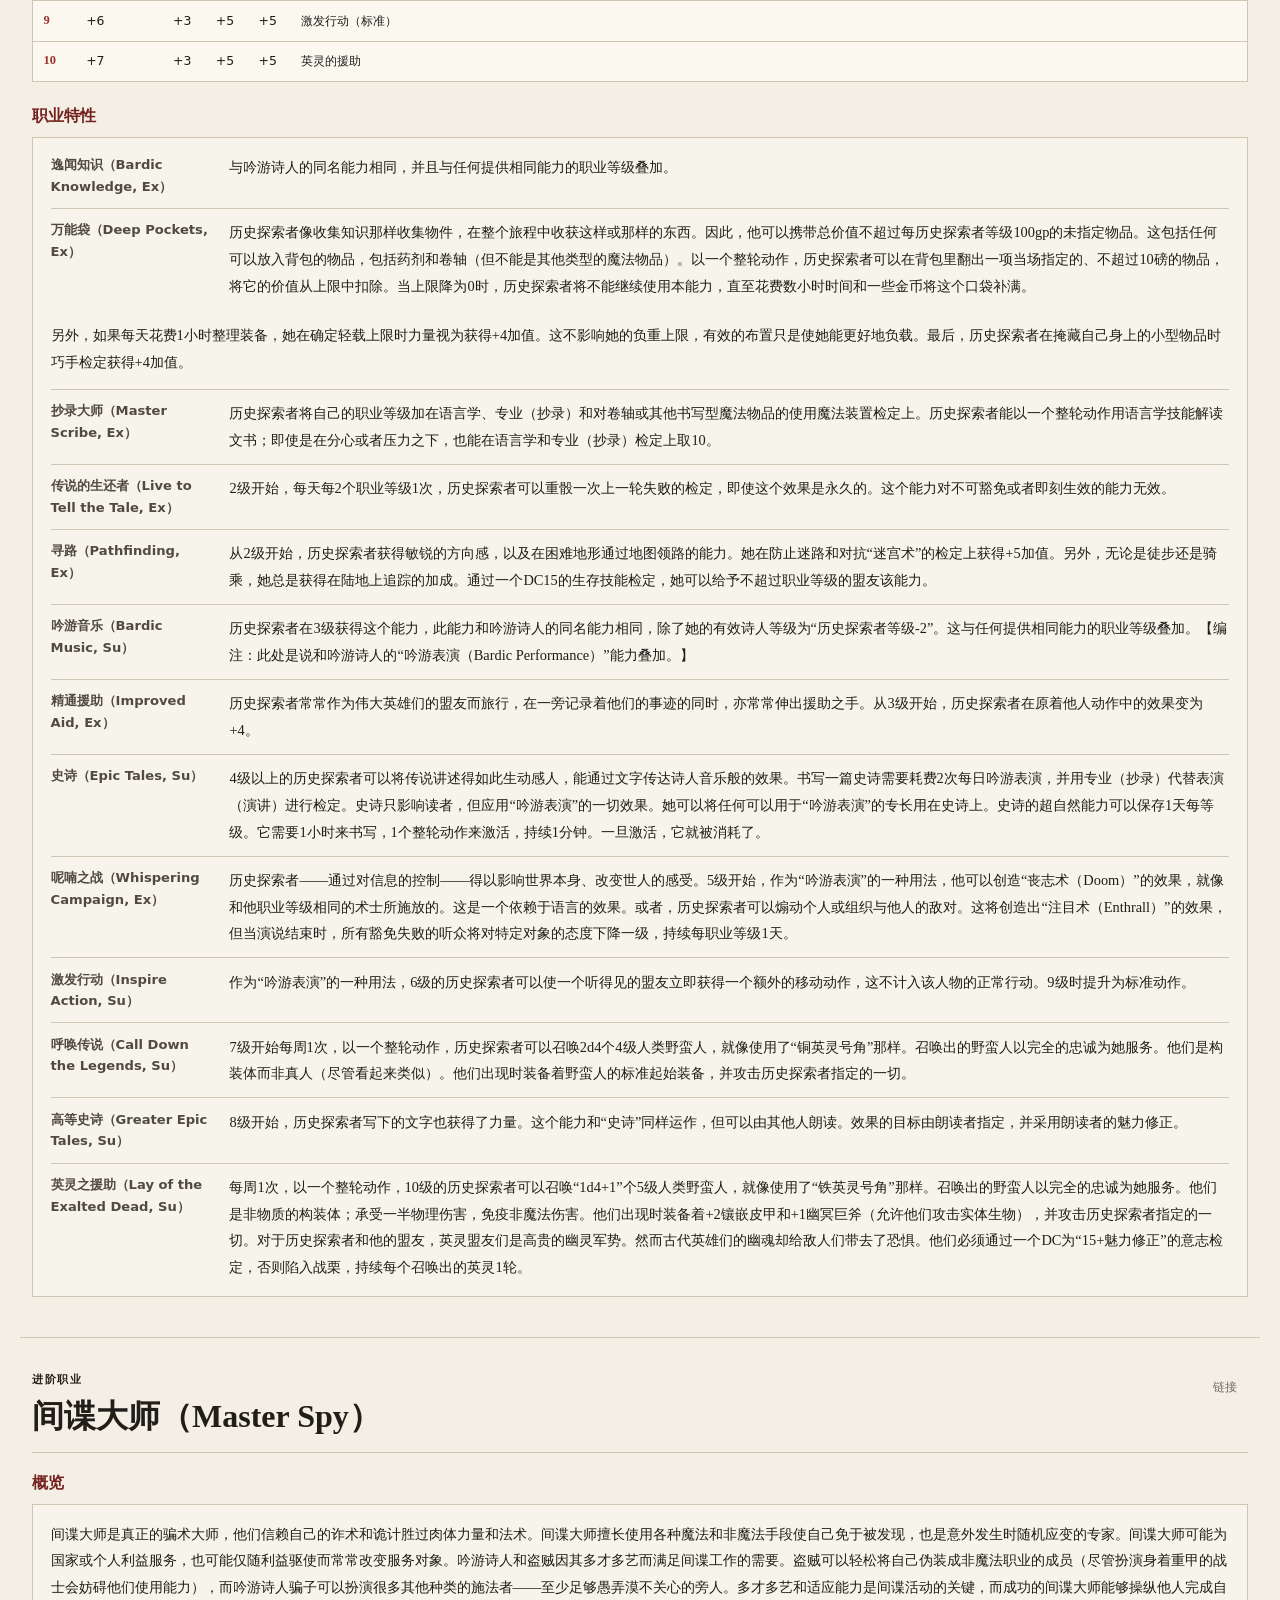
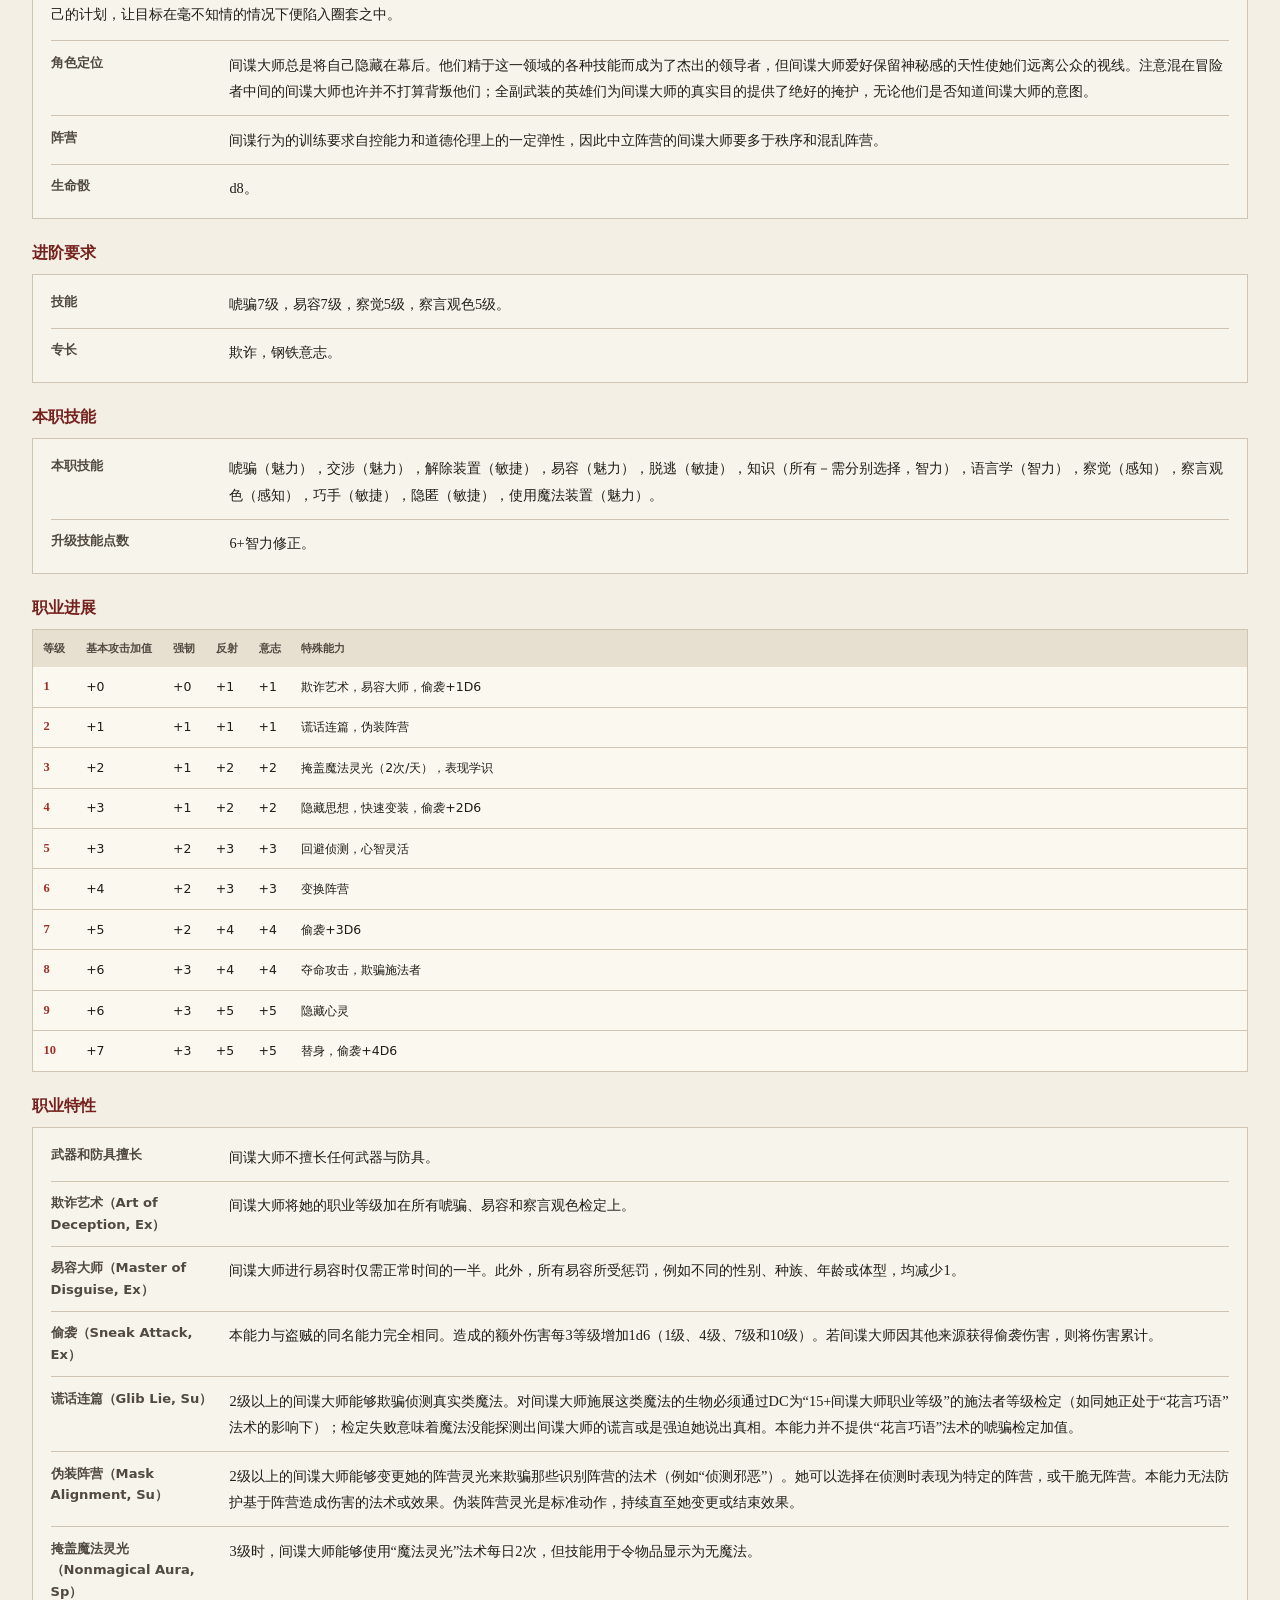
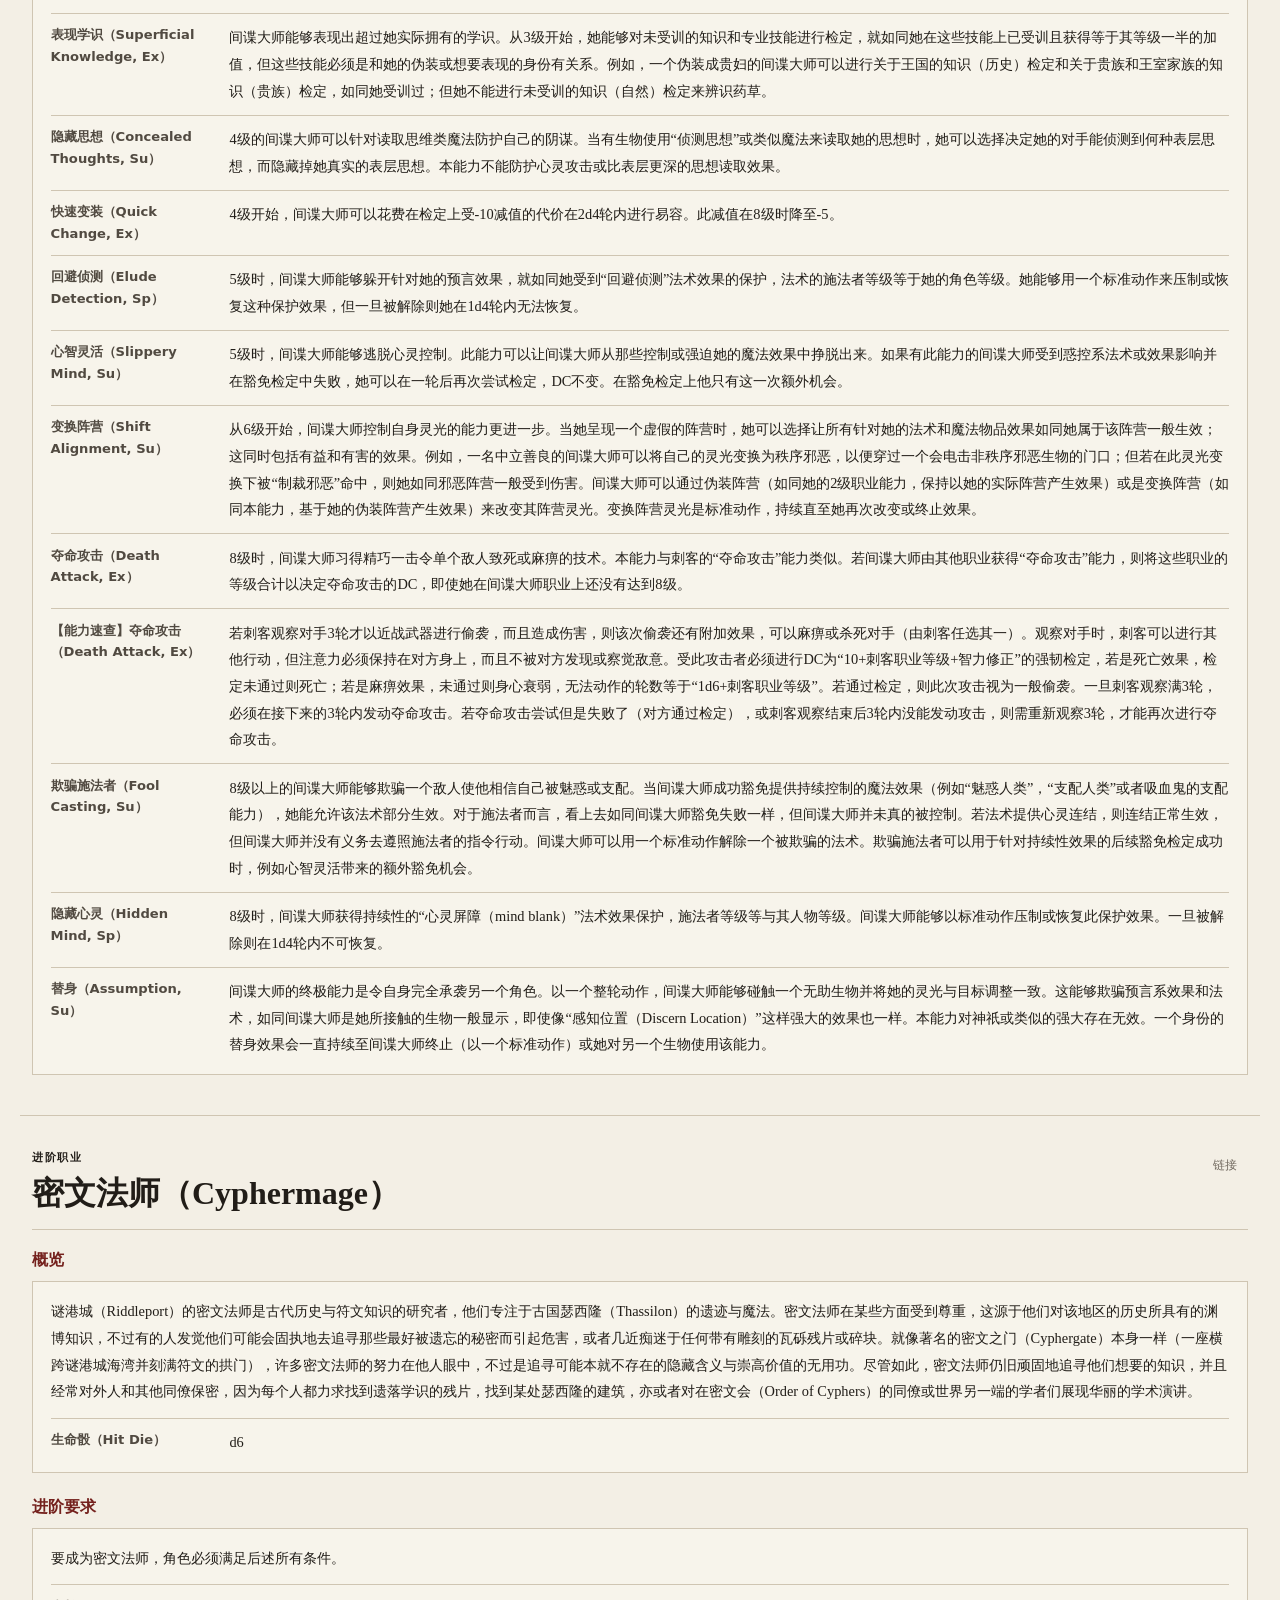
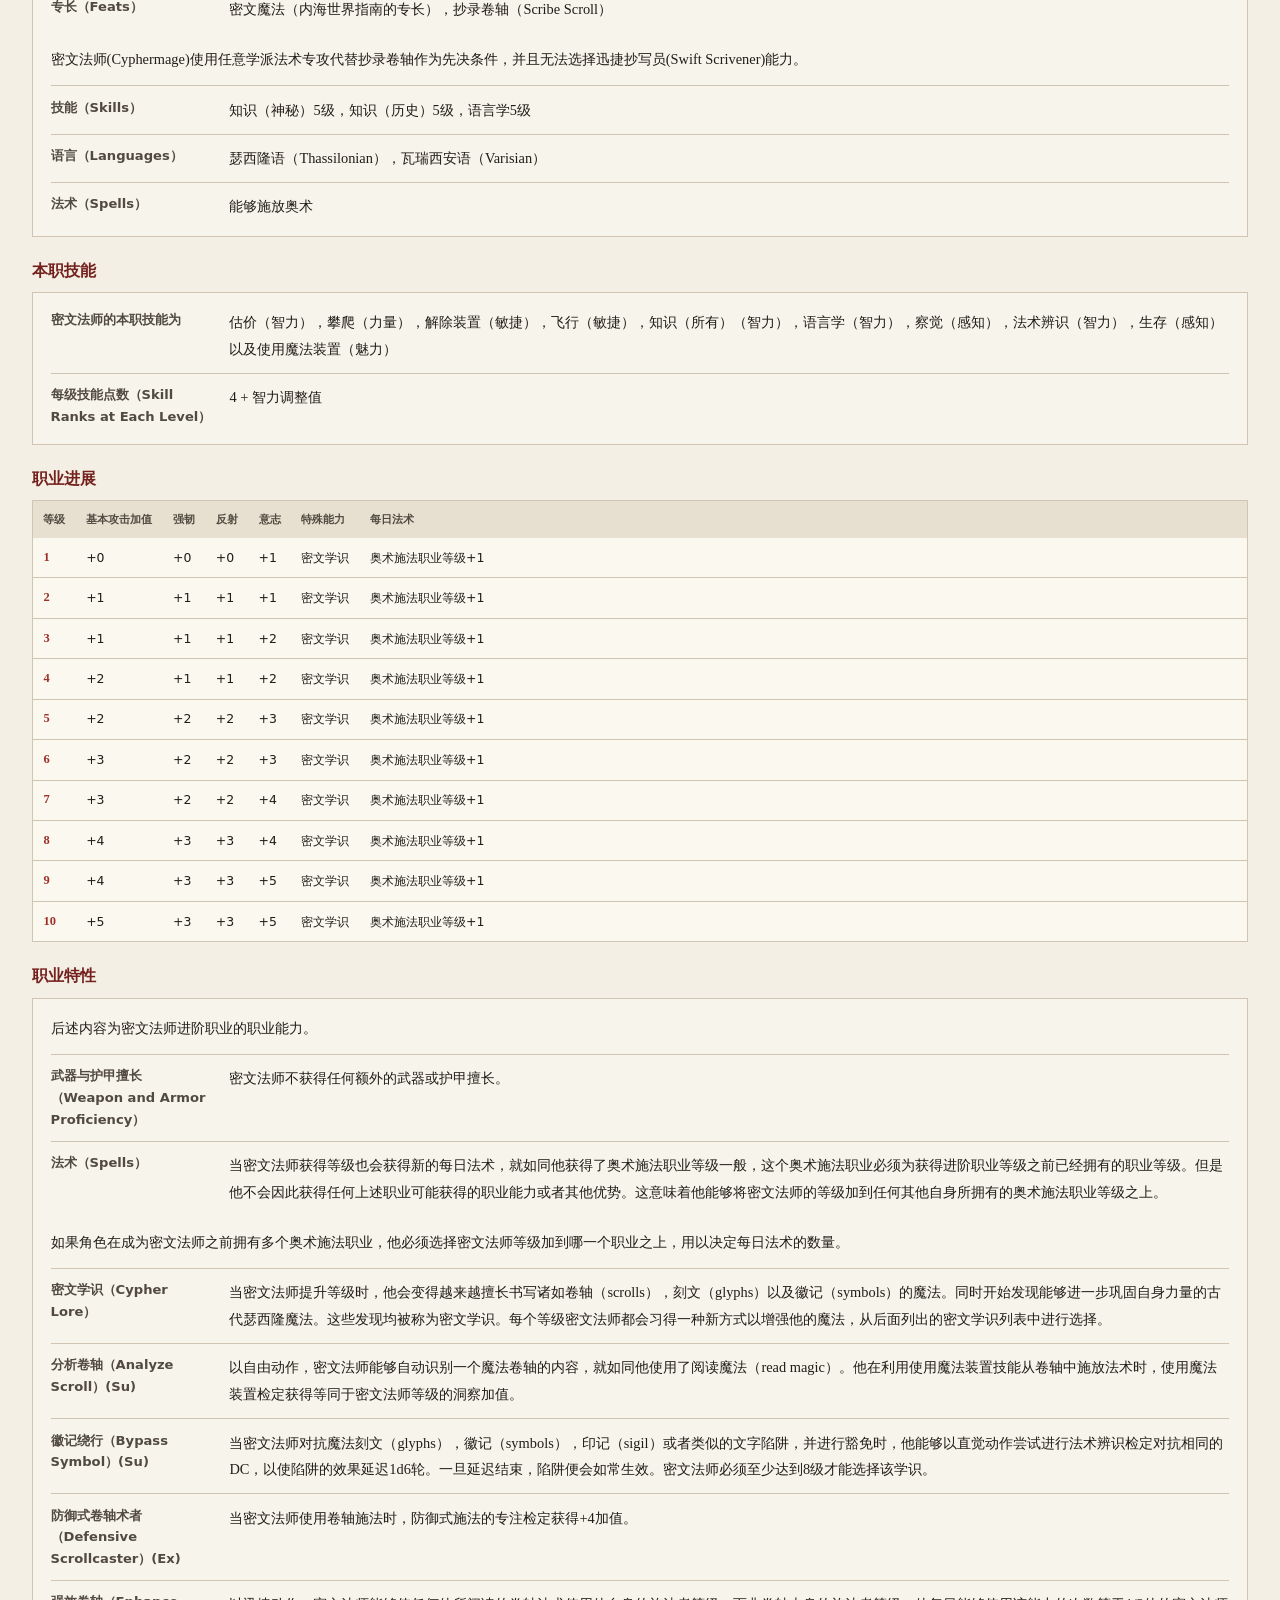
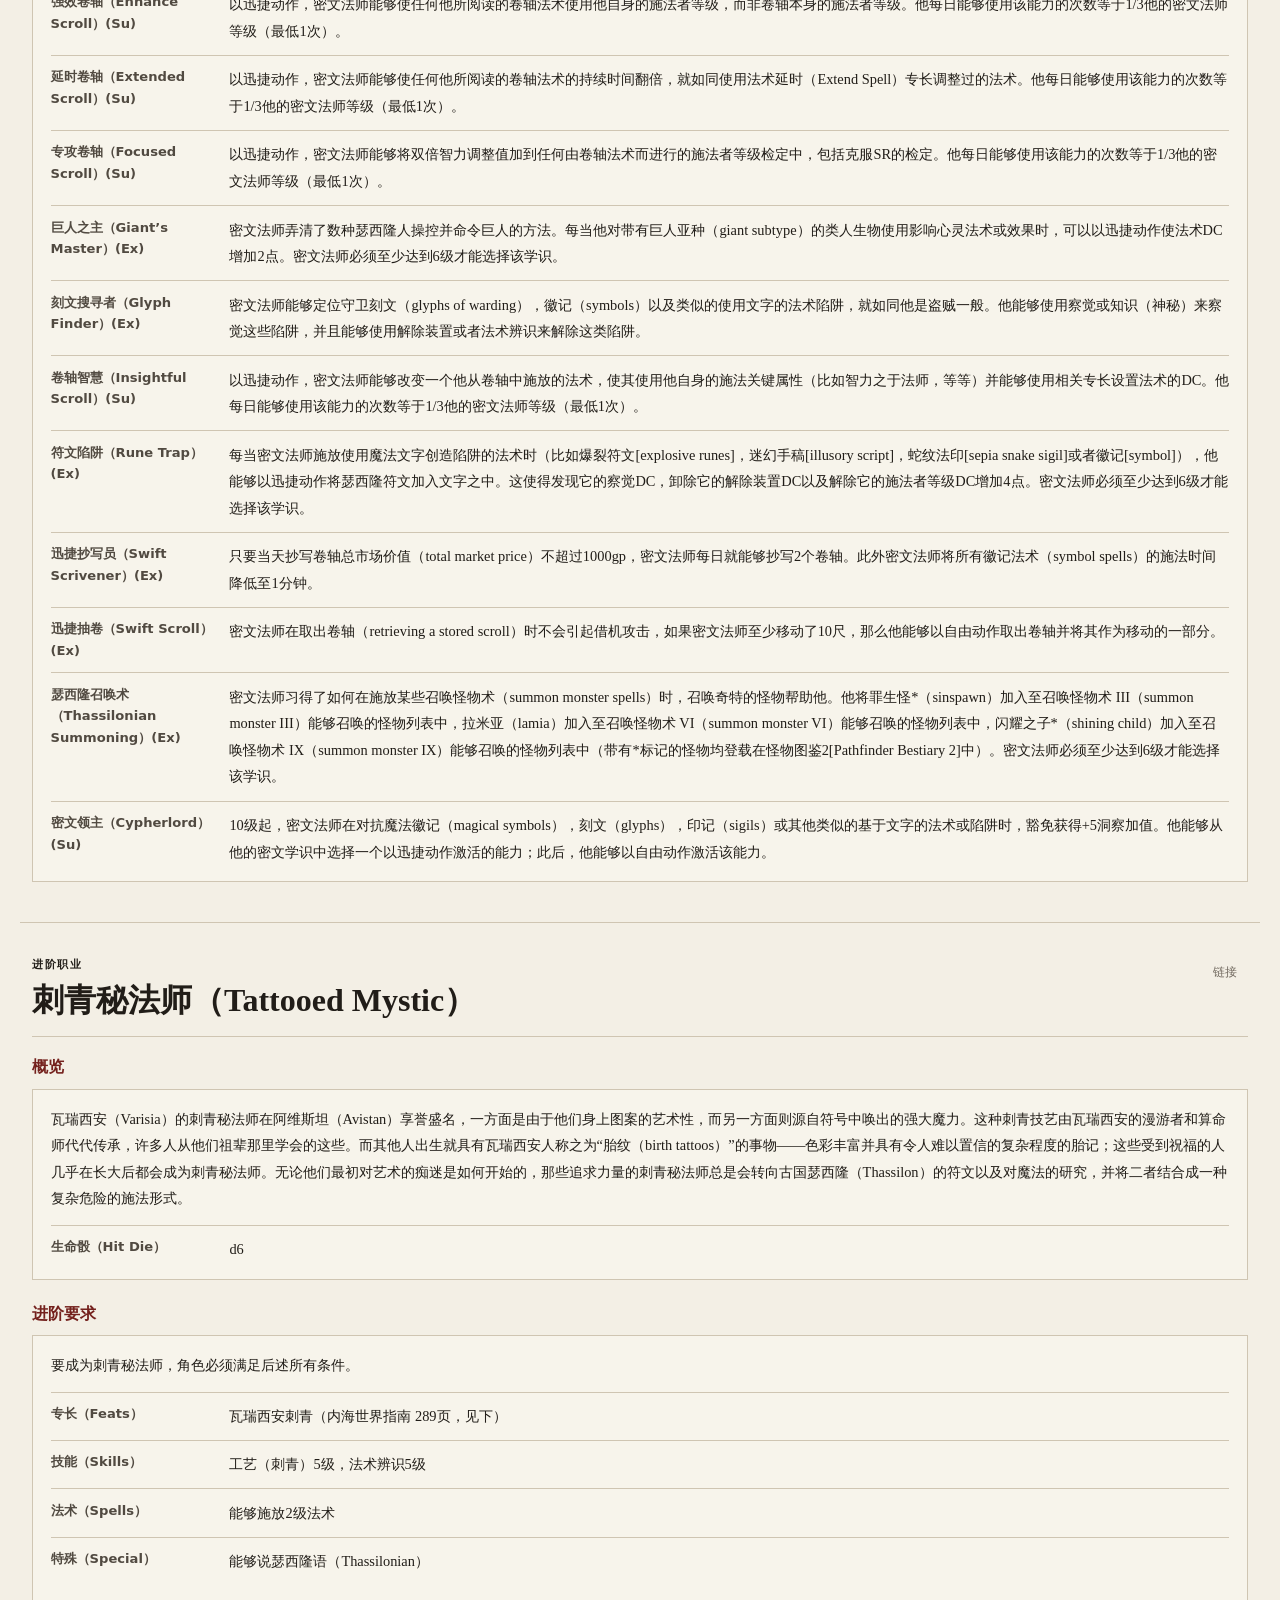
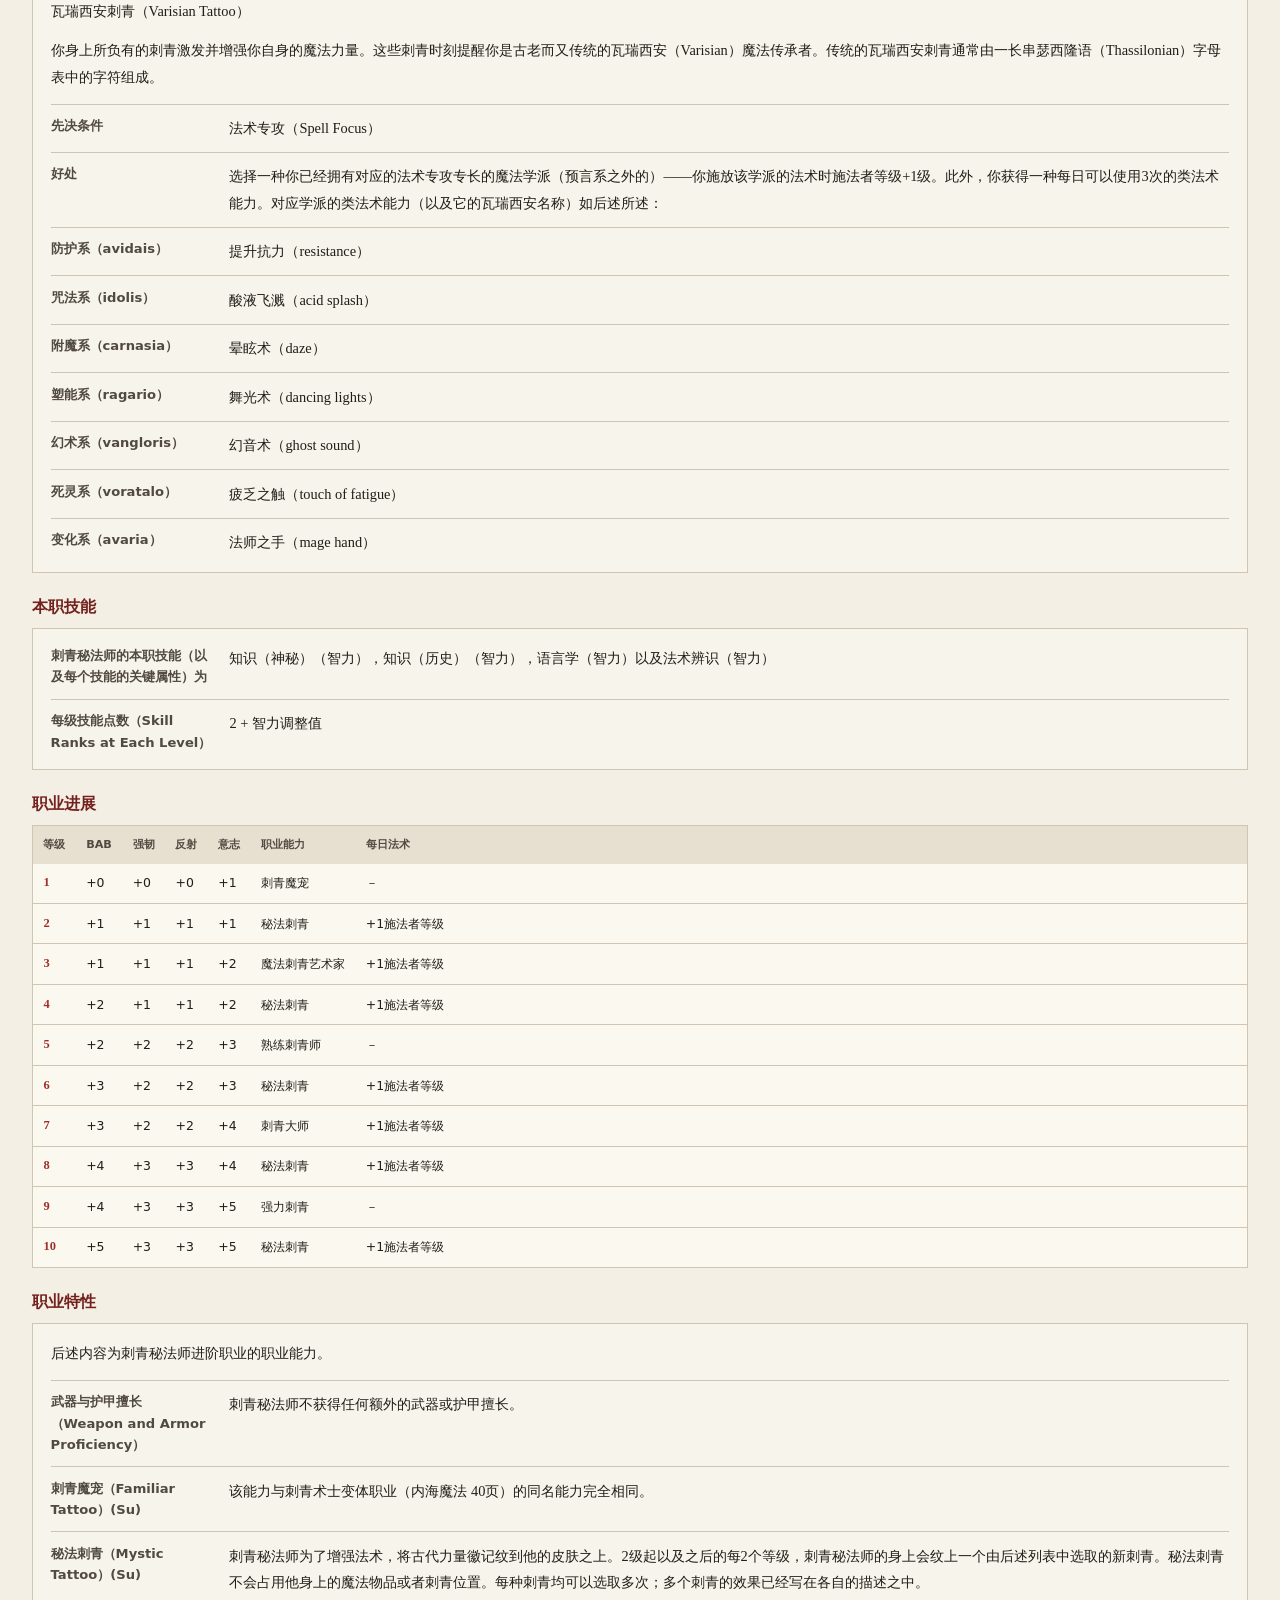
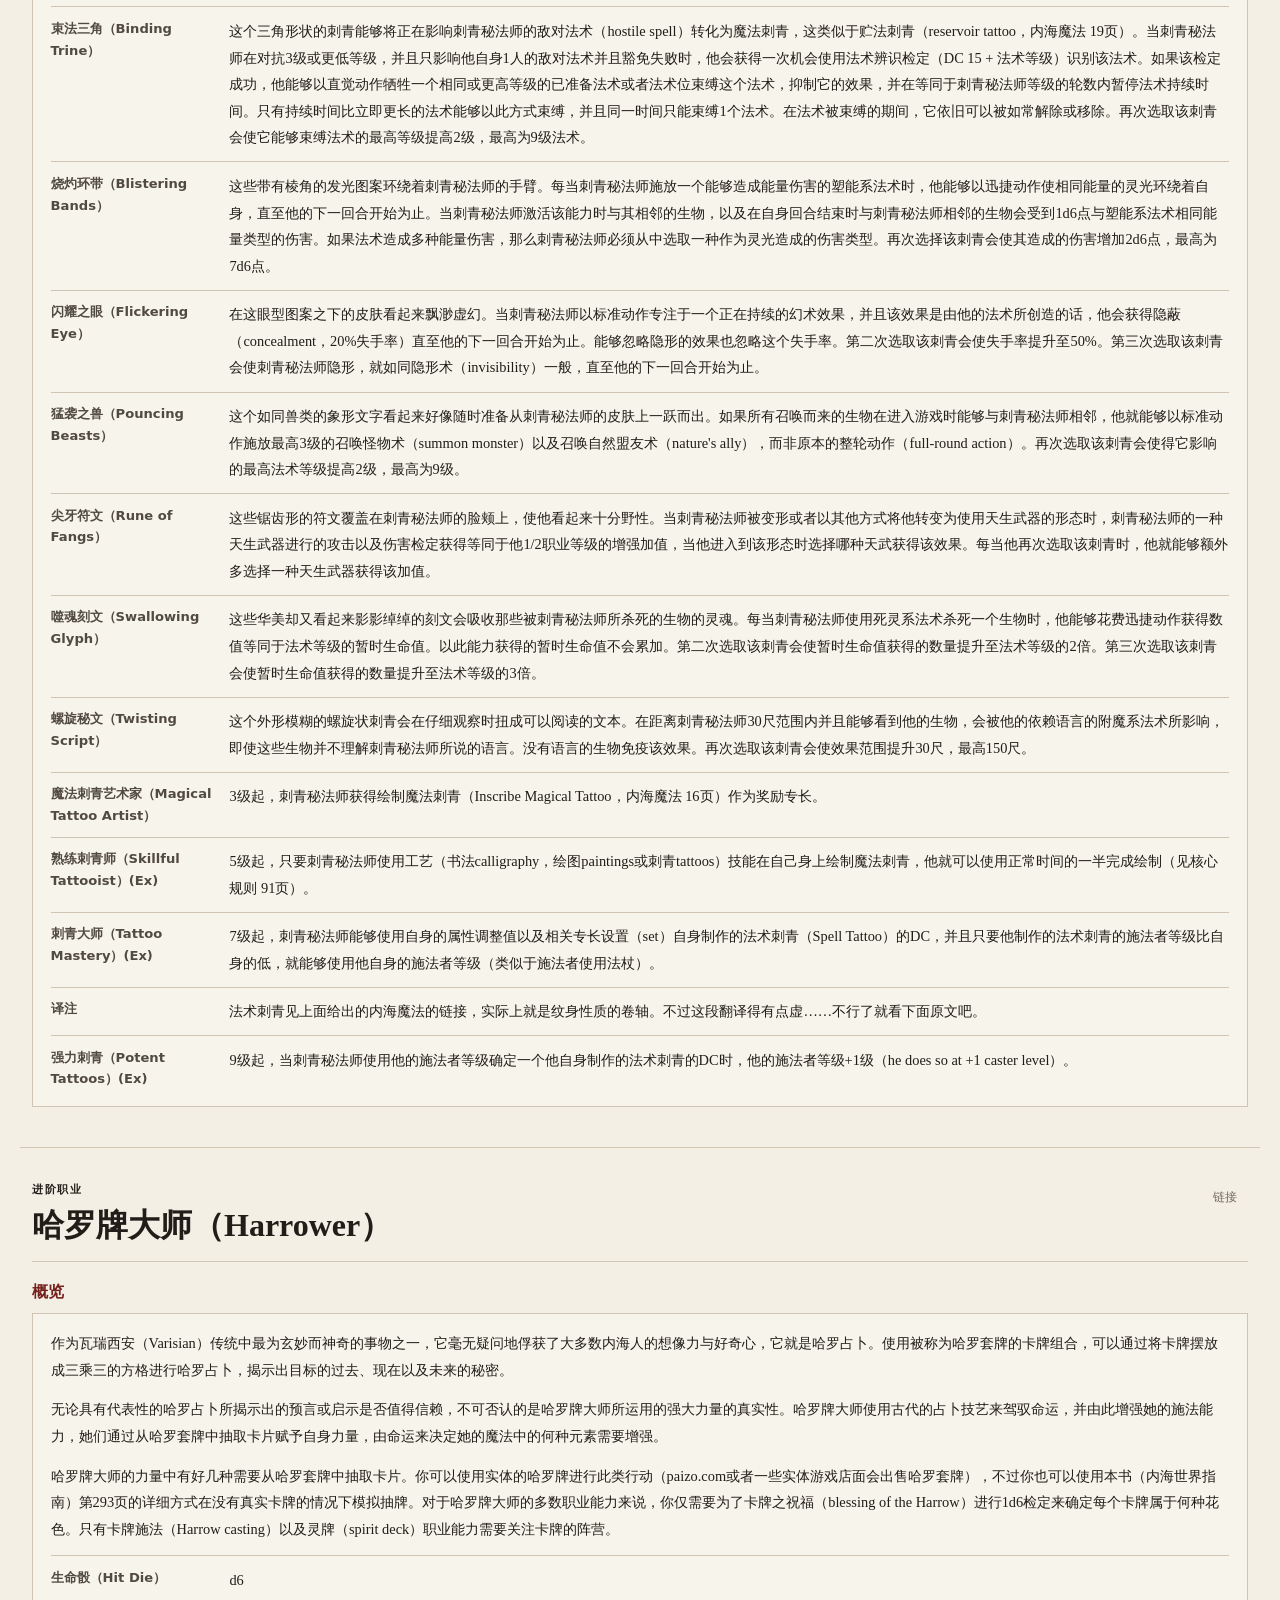
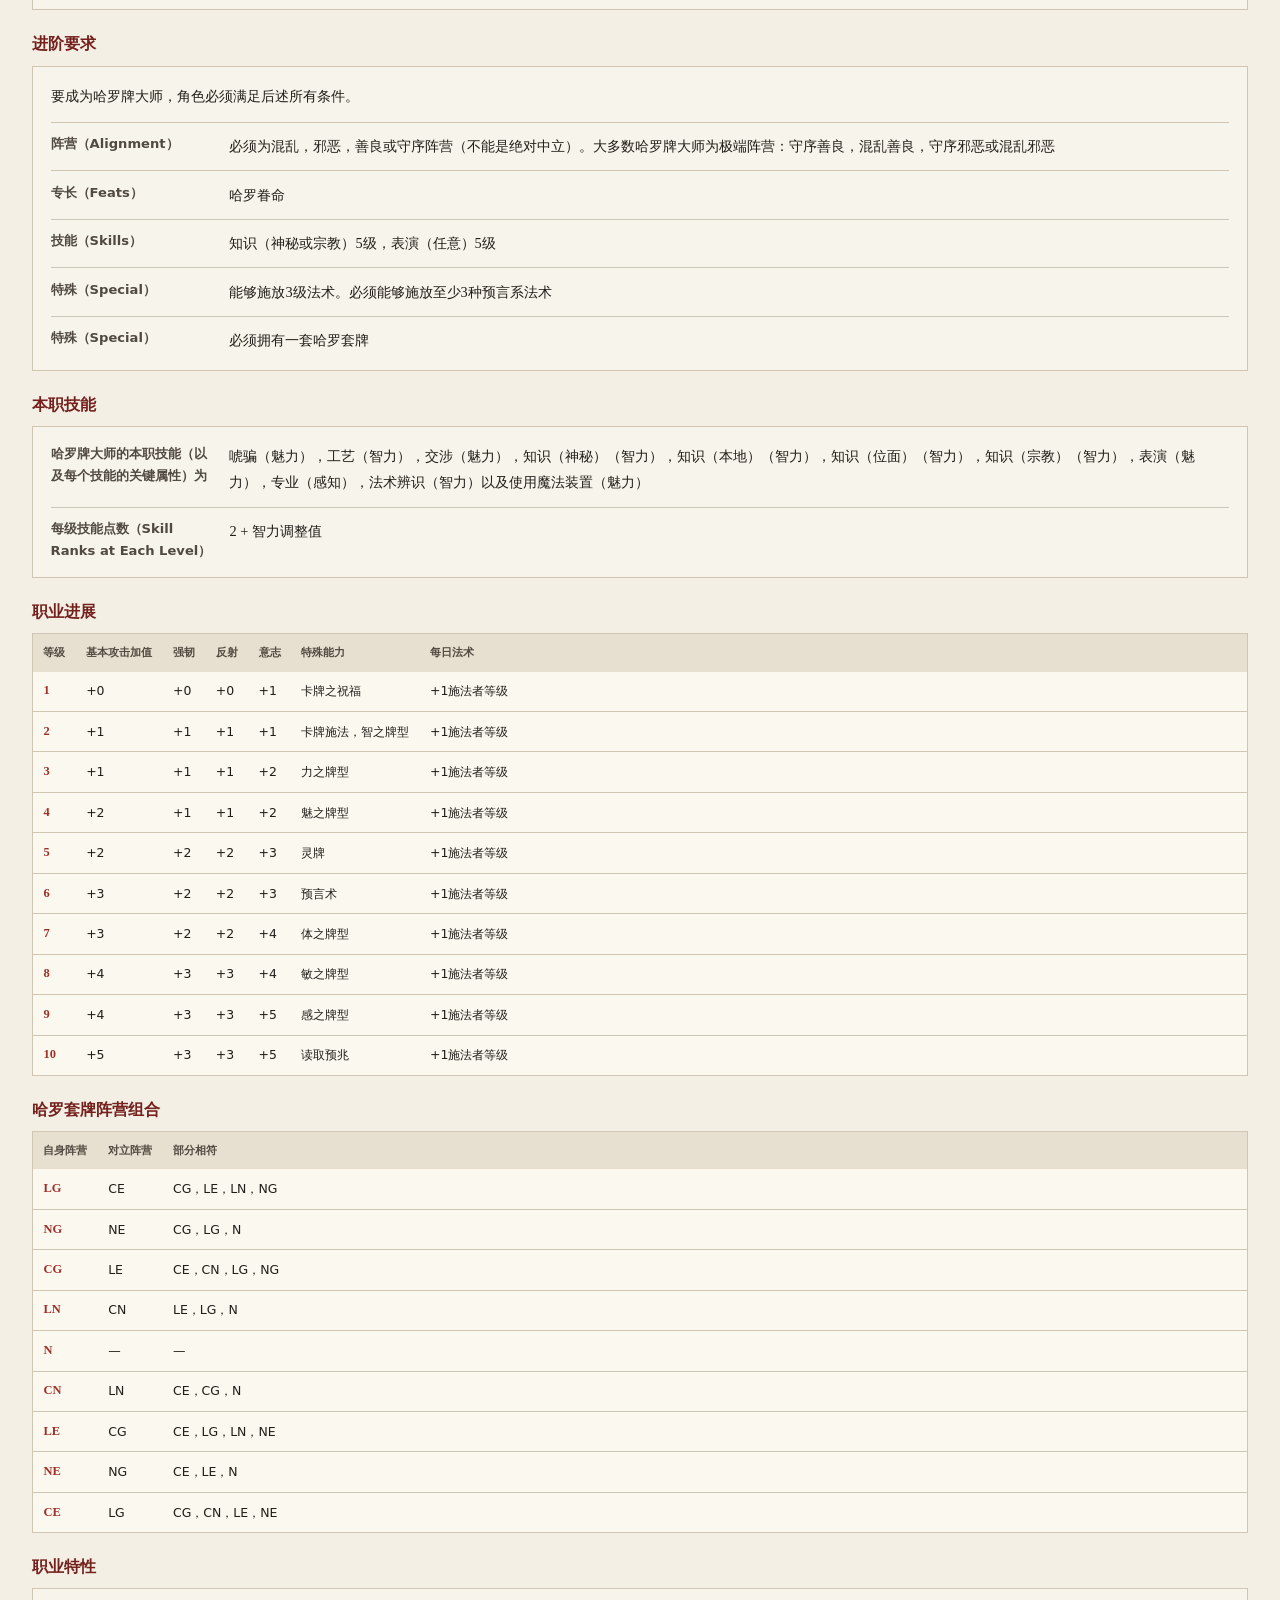
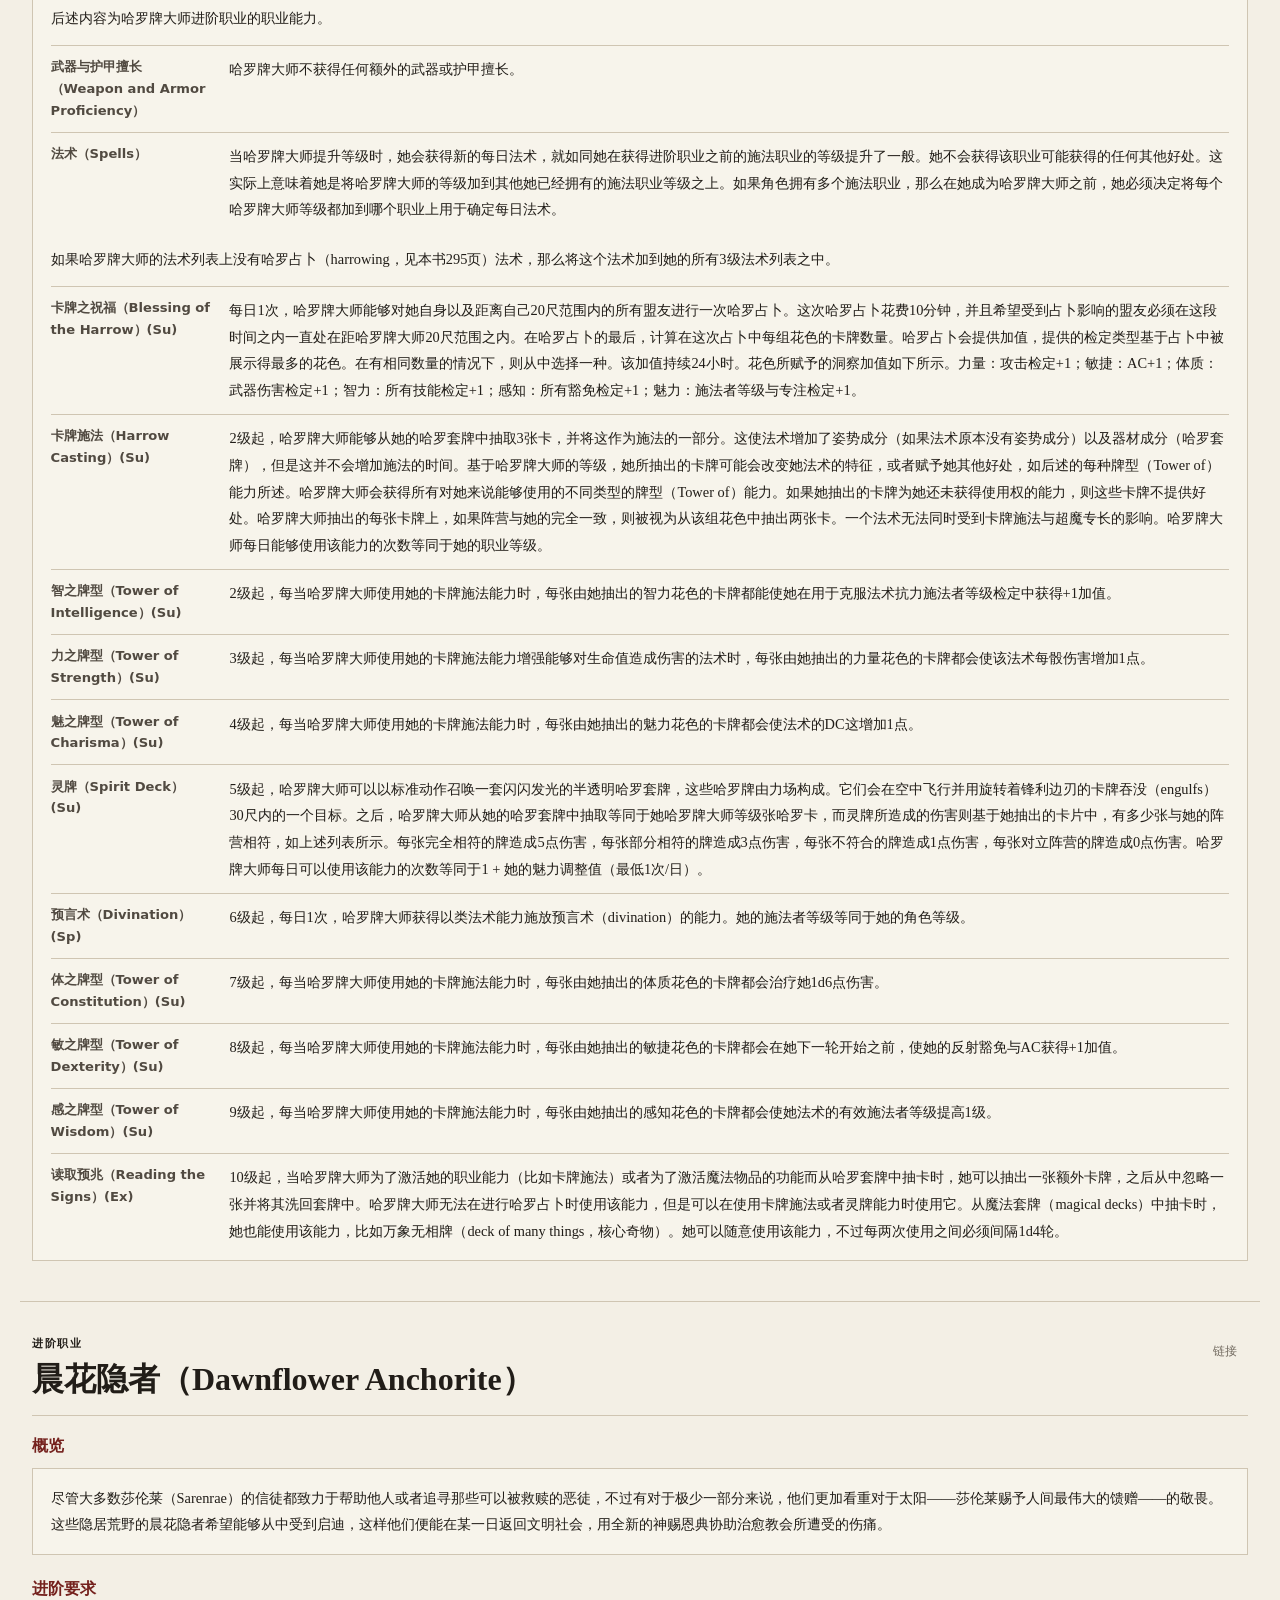
<file: prestige-classes.html>
<!doctype html>
<html lang="zh-CN"><head><meta charset="UTF-8" /><meta name="viewport" content="width=device-width, initial-scale=1.0" /><meta name="theme-color" content="#16130f" /><meta name="description" content="D&D与Pathfinder中文规则资料：八个完整进阶职业。" /><meta property="og:title" content="进阶职业｜3R Homebrew" /><meta property="og:description" content="八个结构化整理的完整进阶职业。" /><meta property="og:type" content="article" /><meta property="og:url" content="https://trafifholz.github.io/3r-homebrew/prestige-classes.html" /><meta name="twitter:card" content="summary" /><title>进阶职业｜3R Homebrew</title><link rel="icon" href="assets/favicon.svg" type="image/svg+xml" /><link rel="stylesheet" href="styles.css" /><script src="catalog-library.js" defer></script></head>
<body data-unit="项"><header class="site-header"><a class="brand" href="index.html"><span class="brand-mark" aria-hidden="true">3R</span><strong>Homebrew</strong></a><nav aria-label="主导航"><a href="index.html">扩展技法</a><a href="feats.html">专长</a><a href="cleric-variants.html">牧师</a><a href="scout-rework.html">斥候</a><a href="ranger-update.html">巡林客</a><a href="rogue-update.html">游荡者</a><a href="bard-movements.html">诗人</a><a href="soulknife.html">魂刃</a><a href="prestige-classes.html" aria-current="page">进阶职业</a><a href="harrowing.html">法术</a><a href="equipment.html">装备</a><a href="https://github.com/TraFifholz/3r-homebrew" target="_blank" rel="noreferrer">GitHub ↗</a></nav></header><main><section class="library section-shell ranger-library" id="library" aria-labelledby="library-title"><div class="section-heading library-heading"><div><p class="eyebrow">职业资料 · 8个完整进阶职业</p><h2 id="library-title">进阶职业</h2></div><p id="result-count" role="status" aria-live="polite">共 8 项</p></div><div class="toolbar scout-toolbar" aria-label="进阶职业筛选工具"><label class="search-box"><span class="sr-only">搜索进阶职业</span><span aria-hidden="true">⌕</span><input id="search" type="search" placeholder="搜索职业、进阶条件、能力或等级表…" autocomplete="off" /><kbd>/</kbd></label></div><section class="scout-section" data-section="prestige"><h3>进阶职业 <span>8</span></h3><div class="scout-entries"><article class="scout-entry prestige-entry" id="prestige-classes-prestige-01" data-category="prestige"><header><div><p class="type-label">进阶职业</p><h3>历史探索者（Pathfinder Chronicler）</h3></div><button class="copy-link" type="button" data-anchor="prestige-classes-prestige-01">链接</button></header><div class="prestige-content"><section class="prestige-subsection"><h4>概览</h4><div class="prestige-copy"><p>历史探索者是着眼于失落知识的勇敢探险家和精锐冒险者，他们为了探索艰深的真理、寻找魔法或世俗的神迹与神器、拓展全新或神秘的视界而踏上旅途，无论前途一路顺风还是多灾多难。对其中一些人而言，这趟旅程纯粹是为了财富、以及他人的荣耀；而大多数历史探索者的冒险动机，都是出于无法抗拒对那些见证了过去、现在和未来的古老遗迹进行探索和发现。历史探索者这一职业吸引了所有将世界视为未知神秘之人，也因此分布广泛：从战士、吟游诗人到法师和牧师，等等。但是，尽管作为历史学家或遗迹守卫的身份不同，他们对写作、纪录和学术的精神不可或缺——历史探索者绝不仅仅是个财宝猎人。</p><div class="prestige-rule"><h5>角色定位</h5><p>历史探索者的任务往往将他推至团队领袖一职，而无尽的探险将会带给他无穷的发现——和新的冒险。</p></div><div class="prestige-rule"><h5>阵营</h5><p>一位历史探索者的阵营极大影响着他的行为。善良的历史探索者将他们的使命与崇高的事业联系在一起，中立者顺从着保存知识的渴望，至于邪恶之徒则无外乎追逐财富并增加自己的荣耀。</p></div><div class="prestige-rule"><h5>生命骰</h5><p>d8。</p></div></div></section><section class="prestige-subsection"><h4>进阶要求</h4><div class="prestige-copy"><div class="prestige-rule"><h5>技能</h5><p>语言学3级，表演（演讲）5级，专业（抄录）5级。</p></div><div class="prestige-rule"><h5>特殊</h5><p>必须为他人（不包括玩家）进行过报酬超过50gp的抄录或撰写工作。</p></div></div></section><section class="prestige-subsection"><h4>本职技能</h4><div class="prestige-copy"><div class="prestige-rule"><h5>本职技能</h5><p>估价（智力），唬骗（魅力），交涉（魅力），易容（魅力），脱逃（敏捷），威吓（魅力），知识（所有－需分开选择，智力），语言学（智力），察觉（感知），表演（魅力），骑术（敏捷），察言观色（感知），巧手（敏捷），生存（感知），使用魔法装置（魅力）。</p></div><div class="prestige-rule"><h5>升级技能点数</h5><p>8+智力修正。</p></div></div></section><section class="prestige-subsection prestige-advancement"><h4>职业进展</h4><div class="class-table-wrap"><table><thead><tr><th scope="col">等级</th><th scope="col">基本攻击加值</th><th scope="col">强韧</th><th scope="col">反射</th><th scope="col">意志</th><th scope="col">特殊能力</th></tr></thead><tbody><tr><th scope="row">1</th><td>+0</td><td>+0</td><td>+1</td><td>+1</td><td>逸闻知识，万能袋，抄录大师</td></tr><tr><th scope="row">2</th><td>+1</td><td>+1</td><td>+1</td><td>+1</td><td>传说的生还者，寻路</td></tr><tr><th scope="row">3</th><td>+2</td><td>+1</td><td>+2</td><td>+2</td><td>吟游音乐，精通援助</td></tr><tr><th scope="row">4</th><td>+3</td><td>+1</td><td>+2</td><td>+2</td><td>史诗</td></tr><tr><th scope="row">5</th><td>+3</td><td>+2</td><td>+3</td><td>+3</td><td>呢喃之战</td></tr><tr><th scope="row">6</th><td>+4</td><td>+2</td><td>+3</td><td>+3</td><td>激发行动（移动）</td></tr><tr><th scope="row">7</th><td>+5</td><td>+2</td><td>+4</td><td>+4</td><td>呼唤传说</td></tr><tr><th scope="row">8</th><td>+6</td><td>+3</td><td>+4</td><td>+4</td><td>高等史诗</td></tr><tr><th scope="row">9</th><td>+6</td><td>+3</td><td>+5</td><td>+5</td><td>激发行动（标准）</td></tr><tr><th scope="row">10</th><td>+7</td><td>+3</td><td>+5</td><td>+5</td><td>英灵的援助</td></tr></tbody></table></div></section><section class="prestige-subsection"><h4>职业特性</h4><div class="prestige-copy"><div class="prestige-rule"><h5>逸闻知识（Bardic Knowledge, Ex）</h5><p>与吟游诗人的同名能力相同，并且与任何提供相同能力的职业等级叠加。</p></div><div class="prestige-rule"><h5>万能袋（Deep Pockets, Ex）</h5><p>历史探索者像收集知识那样收集物件，在整个旅程中收获这样或那样的东西。因此，他可以携带总价值不超过每历史探索者等级100gp的未指定物品。这包括任何可以放入背包的物品，包括药剂和卷轴（但不能是其他类型的魔法物品）。以一个整轮动作，历史探索者可以在背包里翻出一项当场指定的、不超过10磅的物品，将它的价值从上限中扣除。当上限降为0时，历史探索者将不能继续使用本能力，直至花费数小时时间和一些金币将这个口袋补满。</p></div><p>另外，如果每天花费1小时整理装备，她在确定轻载上限时力量视为获得+4加值。这不影响她的负重上限，有效的布置只是使她能更好地负载。最后，历史探索者在掩藏自己身上的小型物品时巧手检定获得+4加值。</p><div class="prestige-rule"><h5>抄录大师（Master Scribe, Ex）</h5><p>历史探索者将自己的职业等级加在语言学、专业（抄录）和对卷轴或其他书写型魔法物品的使用魔法装置检定上。历史探索者能以一个整轮动作用语言学技能解读文书；即使是在分心或者压力之下，也能在语言学和专业（抄录）检定上取10。</p></div><div class="prestige-rule"><h5>传说的生还者（Live to Tell the Tale, Ex）</h5><p>2级开始，每天每2个职业等级1次，历史探索者可以重骰一次上一轮失败的检定，即使这个效果是永久的。这个能力对不可豁免或者即刻生效的能力无效。</p></div><div class="prestige-rule"><h5>寻路（Pathfinding, Ex）</h5><p>从2级开始，历史探索者获得敏锐的方向感，以及在困难地形通过地图领路的能力。她在防止迷路和对抗“迷宫术”的检定上获得+5加值。另外，无论是徒步还是骑乘，她总是获得在陆地上追踪的加成。通过一个DC15的生存技能检定，她可以给予不超过职业等级的盟友该能力。</p></div><div class="prestige-rule"><h5>吟游音乐（Bardic Music, Su）</h5><p>历史探索者在3级获得这个能力，此能力和吟游诗人的同名能力相同，除了她的有效诗人等级为“历史探索者等级-2”。这与任何提供相同能力的职业等级叠加。【编注：此处是说和吟游诗人的“吟游表演（Bardic Performance）”能力叠加。】</p></div><div class="prestige-rule"><h5>精通援助（Improved Aid, Ex）</h5><p>历史探索者常常作为伟大英雄们的盟友而旅行，在一旁记录着他们的事迹的同时，亦常常伸出援助之手。从3级开始，历史探索者在原着他人动作中的效果变为+4。</p></div><div class="prestige-rule"><h5>史诗（Epic Tales, Su）</h5><p>4级以上的历史探索者可以将传说讲述得如此生动感人，能通过文字传达诗人音乐般的效果。书写一篇史诗需要耗费2次每日吟游表演，并用专业（抄录）代替表演（演讲）进行检定。史诗只影响读者，但应用“吟游表演”的一切效果。她可以将任何可以用于“吟游表演”的专长用在史诗上。史诗的超自然能力可以保存1天每等级。它需要1小时来书写，1个整轮动作来激活，持续1分钟。一旦激活，它就被消耗了。</p></div><div class="prestige-rule"><h5>呢喃之战（Whispering Campaign, Ex）</h5><p>历史探索者——通过对信息的控制——得以影响世界本身、改变世人的感受。5级开始，作为“吟游表演”的一种用法，他可以创造“丧志术（Doom）”的效果，就像和他职业等级相同的术士所施放的。这是一个依赖于语言的效果。或者，历史探索者可以煽动个人或组织与他人的敌对。这将创造出“注目术（Enthrall）”的效果，但当演说结束时，所有豁免失败的听众将对特定对象的态度下降一级，持续每职业等级1天。</p></div><div class="prestige-rule"><h5>激发行动（Inspire Action, Su）</h5><p>作为“吟游表演”的一种用法，6级的历史探索者可以使一个听得见的盟友立即获得一个额外的移动动作，这不计入该人物的正常行动。9级时提升为标准动作。</p></div><div class="prestige-rule"><h5>呼唤传说（Call Down the Legends, Su）</h5><p>7级开始每周1次，以一个整轮动作，历史探索者可以召唤2d4个4级人类野蛮人，就像使用了“铜英灵号角”那样。召唤出的野蛮人以完全的忠诚为她服务。他们是构装体而非真人（尽管看起来类似）。他们出现时装备着野蛮人的标准起始装备，并攻击历史探索者指定的一切。</p></div><div class="prestige-rule"><h5>高等史诗（Greater Epic Tales, Su）</h5><p>8级开始，历史探索者写下的文字也获得了力量。这个能力和“史诗”同样运作，但可以由其他人朗读。效果的目标由朗读者指定，并采用朗读者的魅力修正。</p></div><div class="prestige-rule"><h5>英灵之援助（Lay of the Exalted Dead, Su）</h5><p>每周1次，以一个整轮动作，10级的历史探索者可以召唤“1d4+1”个5级人类野蛮人，就像使用了“铁英灵号角”那样。召唤出的野蛮人以完全的忠诚为她服务。他们是非物质的构装体；承受一半物理伤害，免疫非魔法伤害。他们出现时装备着+2镶嵌皮甲和+1幽冥巨斧（允许他们攻击实体生物），并攻击历史探索者指定的一切。对于历史探索者和他的盟友，英灵盟友们是高贵的幽灵军势。然而古代英雄们的幽魂却给敌人们带去了恐惧。他们必须通过一个DC为“15+魅力修正”的意志检定，否则陷入战栗，持续每个召唤出的英灵1轮。</p></div></div></section></div></article>
<article class="scout-entry prestige-entry" id="prestige-classes-prestige-02" data-category="prestige"><header><div><p class="type-label">进阶职业</p><h3>间谍大师（Master Spy）</h3></div><button class="copy-link" type="button" data-anchor="prestige-classes-prestige-02">链接</button></header><div class="prestige-content"><section class="prestige-subsection"><h4>概览</h4><div class="prestige-copy"><p>间谍大师是真正的骗术大师，他们信赖自己的诈术和诡计胜过肉体力量和法术。间谍大师擅长使用各种魔法和非魔法手段使自己免于被发现，也是意外发生时随机应变的专家。间谍大师可能为国家或个人利益服务，也可能仅随利益驱使而常常改变服务对象。吟游诗人和盗贼因其多才多艺而满足间谍工作的需要。盗贼可以轻松将自己伪装成非魔法职业的成员（尽管扮演身着重甲的战士会妨碍他们使用能力），而吟游诗人骗子可以扮演很多其他种类的施法者——至少足够愚弄漠不关心的旁人。多才多艺和适应能力是间谍活动的关键，而成功的间谍大师能够操纵他人完成自己的计划，让目标在毫不知情的情况下便陷入圈套之中。</p><div class="prestige-rule"><h5>角色定位</h5><p>间谍大师总是将自己隐藏在幕后。他们精于这一领域的各种技能而成为了杰出的领导者，但间谍大师爱好保留神秘感的天性使她们远离公众的视线。注意混在冒险者中间的间谍大师也许并不打算背叛他们；全副武装的英雄们为间谍大师的真实目的提供了绝好的掩护，无论他们是否知道间谍大师的意图。</p></div><div class="prestige-rule"><h5>阵营</h5><p>间谍行为的训练要求自控能力和道德伦理上的一定弹性，因此中立阵营的间谍大师要多于秩序和混乱阵营。</p></div><div class="prestige-rule"><h5>生命骰</h5><p>d8。</p></div></div></section><section class="prestige-subsection"><h4>进阶要求</h4><div class="prestige-copy"><div class="prestige-rule"><h5>技能</h5><p>唬骗7级，易容7级，察觉5级，察言观色5级。</p></div><div class="prestige-rule"><h5>专长</h5><p>欺诈，钢铁意志。</p></div></div></section><section class="prestige-subsection"><h4>本职技能</h4><div class="prestige-copy"><div class="prestige-rule"><h5>本职技能</h5><p>唬骗（魅力），交涉（魅力），解除装置（敏捷），易容（魅力），脱逃（敏捷），知识（所有－需分别选择，智力），语言学（智力），察觉（感知），察言观色（感知），巧手（敏捷），隐匿（敏捷），使用魔法装置（魅力）。</p></div><div class="prestige-rule"><h5>升级技能点数</h5><p>6+智力修正。</p></div></div></section><section class="prestige-subsection prestige-advancement"><h4>职业进展</h4><div class="class-table-wrap"><table><thead><tr><th scope="col">等级</th><th scope="col">基本攻击加值</th><th scope="col">强韧</th><th scope="col">反射</th><th scope="col">意志</th><th scope="col">特殊能力</th></tr></thead><tbody><tr><th scope="row">1</th><td>+0</td><td>+0</td><td>+1</td><td>+1</td><td>欺诈艺术，易容大师，偷袭+1D6</td></tr><tr><th scope="row">2</th><td>+1</td><td>+1</td><td>+1</td><td>+1</td><td>谎话连篇，伪装阵营</td></tr><tr><th scope="row">3</th><td>+2</td><td>+1</td><td>+2</td><td>+2</td><td>掩盖魔法灵光（2次/天），表现学识</td></tr><tr><th scope="row">4</th><td>+3</td><td>+1</td><td>+2</td><td>+2</td><td>隐藏思想，快速变装，偷袭+2D6</td></tr><tr><th scope="row">5</th><td>+3</td><td>+2</td><td>+3</td><td>+3</td><td>回避侦测，心智灵活</td></tr><tr><th scope="row">6</th><td>+4</td><td>+2</td><td>+3</td><td>+3</td><td>变换阵营</td></tr><tr><th scope="row">7</th><td>+5</td><td>+2</td><td>+4</td><td>+4</td><td>偷袭+3D6</td></tr><tr><th scope="row">8</th><td>+6</td><td>+3</td><td>+4</td><td>+4</td><td>夺命攻击，欺骗施法者</td></tr><tr><th scope="row">9</th><td>+6</td><td>+3</td><td>+5</td><td>+5</td><td>隐藏心灵</td></tr><tr><th scope="row">10</th><td>+7</td><td>+3</td><td>+5</td><td>+5</td><td>替身，偷袭+4D6</td></tr></tbody></table></div></section><section class="prestige-subsection"><h4>职业特性</h4><div class="prestige-copy"><div class="prestige-rule"><h5>武器和防具擅长</h5><p>间谍大师不擅长任何武器与防具。</p></div><div class="prestige-rule"><h5>欺诈艺术（Art of Deception, Ex）</h5><p>间谍大师将她的职业等级加在所有唬骗、易容和察言观色检定上。</p></div><div class="prestige-rule"><h5>易容大师（Master of Disguise, Ex）</h5><p>间谍大师进行易容时仅需正常时间的一半。此外，所有易容所受惩罚，例如不同的性别、种族、年龄或体型，均减少1。</p></div><div class="prestige-rule"><h5>偷袭（Sneak Attack, Ex）</h5><p>本能力与盗贼的同名能力完全相同。造成的额外伤害每3等级增加1d6（1级、4级、7级和10级）。若间谍大师因其他来源获得偷袭伤害，则将伤害累计。</p></div><div class="prestige-rule"><h5>谎话连篇（Glib Lie, Su）</h5><p>2级以上的间谍大师能够欺骗侦测真实类魔法。对间谍大师施展这类魔法的生物必须通过DC为“15+间谍大师职业等级”的施法者等级检定（如同她正处于“花言巧语”法术的影响下）；检定失败意味着魔法没能探测出间谍大师的谎言或是强迫她说出真相。本能力并不提供“花言巧语”法术的唬骗检定加值。</p></div><div class="prestige-rule"><h5>伪装阵营（Mask Alignment, Su）</h5><p>2级以上的间谍大师能够变更她的阵营灵光来欺骗那些识别阵营的法术（例如“侦测邪恶”）。她可以选择在侦测时表现为特定的阵营，或干脆无阵营。本能力无法防护基于阵营造成伤害的法术或效果。伪装阵营灵光是标准动作，持续直至她变更或结束效果。</p></div><div class="prestige-rule"><h5>掩盖魔法灵光（Nonmagical Aura, Sp）</h5><p>3级时，间谍大师能够使用“魔法灵光”法术每日2次，但技能用于令物品显示为无魔法。</p></div><div class="prestige-rule"><h5>表现学识（Superficial Knowledge, Ex）</h5><p>间谍大师能够表现出超过她实际拥有的学识。从3级开始，她能够对未受训的知识和专业技能进行检定，就如同她在这些技能上已受训且获得等于其等级一半的加值，但这些技能必须是和她的伪装或想要表现的身份有关系。例如，一个伪装成贵妇的间谍大师可以进行关于王国的知识（历史）检定和关于贵族和王室家族的知识（贵族）检定，如同她受训过；但她不能进行未受训的知识（自然）检定来辨识药草。</p></div><div class="prestige-rule"><h5>隐藏思想（Concealed Thoughts, Su）</h5><p>4级的间谍大师可以针对读取思维类魔法防护自己的阴谋。当有生物使用“侦测思想”或类似魔法来读取她的思想时，她可以选择决定她的对手能侦测到何种表层思想，而隐藏掉她真实的表层思想。本能力不能防护心灵攻击或比表层更深的思想读取效果。</p></div><div class="prestige-rule"><h5>快速变装（Quick Change, Ex）</h5><p>4级开始，间谍大师可以花费在检定上受-10减值的代价在2d4轮内进行易容。此减值在8级时降至-5。</p></div><div class="prestige-rule"><h5>回避侦测（Elude Detection, Sp）</h5><p>5级时，间谍大师能够躲开针对她的预言效果，就如同她受到“回避侦测”法术效果的保护，法术的施法者等级等于她的角色等级。她能够用一个标准动作来压制或恢复这种保护效果，但一旦被解除则她在1d4轮内无法恢复。</p></div><div class="prestige-rule"><h5>心智灵活（Slippery Mind, Su）</h5><p>5级时，间谍大师能够逃脱心灵控制。此能力可以让间谍大师从那些控制或强迫她的魔法效果中挣脱出来。如果有此能力的间谍大师受到惑控系法术或效果影响并在豁免检定中失败，她可以在一轮后再次尝试检定，DC不变。在豁免检定上他只有这一次额外机会。</p></div><div class="prestige-rule"><h5>变换阵营（Shift Alignment, Su）</h5><p>从6级开始，间谍大师控制自身灵光的能力更进一步。当她呈现一个虚假的阵营时，她可以选择让所有针对她的法术和魔法物品效果如同她属于该阵营一般生效；这同时包括有益和有害的效果。例如，一名中立善良的间谍大师可以将自己的灵光变换为秩序邪恶，以便穿过一个会电击非秩序邪恶生物的门口；但若在此灵光变换下被“制裁邪恶”命中，则她如同邪恶阵营一般受到伤害。间谍大师可以通过伪装阵营（如同她的2级职业能力，保持以她的实际阵营产生效果）或是变换阵营（如同本能力，基于她的伪装阵营产生效果）来改变其阵营灵光。变换阵营灵光是标准动作，持续直至她再次改变或终止效果。</p></div><div class="prestige-rule"><h5>夺命攻击（Death Attack, Ex）</h5><p>8级时，间谍大师习得精巧一击令单个敌人致死或麻痹的技术。本能力与刺客的“夺命攻击”能力类似。若间谍大师由其他职业获得“夺命攻击”能力，则将这些职业的等级合计以决定夺命攻击的DC，即使她在间谍大师职业上还没有达到8级。</p></div><div class="prestige-rule"><h5>【能力速查】夺命攻击（Death Attack, Ex）</h5><p>若刺客观察对手3轮才以近战武器进行偷袭，而且造成伤害，则该次偷袭还有附加效果，可以麻痹或杀死对手（由刺客任选其一）。观察对手时，刺客可以进行其他行动，但注意力必须保持在对方身上，而且不被对方发现或察觉敌意。受此攻击者必须进行DC为“10+刺客职业等级+智力修正”的强韧检定，若是死亡效果，检定未通过则死亡；若是麻痹效果，未通过则身心衰弱，无法动作的轮数等于“1d6+刺客职业等级”。若通过检定，则此次攻击视为一般偷袭。一旦刺客观察满3轮，必须在接下来的3轮内发动夺命攻击。若夺命攻击尝试但是失败了（对方通过检定），或刺客观察结束后3轮内没能发动攻击，则需重新观察3轮，才能再次进行夺命攻击。</p></div><div class="prestige-rule"><h5>欺骗施法者（Fool Casting, Su）</h5><p>8级以上的间谍大师能够欺骗一个敌人使他相信自己被魅惑或支配。当间谍大师成功豁免提供持续控制的魔法效果（例如“魅惑人类”，“支配人类”或者吸血鬼的支配能力），她能允许该法术部分生效。对于施法者而言，看上去如同间谍大师豁免失败一样，但间谍大师并未真的被控制。若法术提供心灵连结，则连结正常生效，但间谍大师并没有义务去遵照施法者的指令行动。间谍大师可以用一个标准动作解除一个被欺骗的法术。欺骗施法者可以用于针对持续性效果的后续豁免检定成功时，例如心智灵活带来的额外豁免机会。</p></div><div class="prestige-rule"><h5>隐藏心灵（Hidden Mind, Sp）</h5><p>8级时，间谍大师获得持续性的“心灵屏障（mind blank）”法术效果保护，施法者等级等与其人物等级。间谍大师能够以标准动作压制或恢复此保护效果。一旦被解除则在1d4轮内不可恢复。</p></div><div class="prestige-rule"><h5>替身（Assumption, Su）</h5><p>间谍大师的终极能力是令自身完全承袭另一个角色。以一个整轮动作，间谍大师能够碰触一个无助生物并将她的灵光与目标调整一致。这能够欺骗预言系效果和法术，如同间谍大师是她所接触的生物一般显示，即使像“感知位置（Discern Location）”这样强大的效果也一样。本能力对神祇或类似的强大存在无效。一个身份的替身效果会一直持续至间谍大师终止（以一个标准动作）或她对另一个生物使用该能力。</p></div></div></section></div></article>
<article class="scout-entry prestige-entry" id="prestige-classes-prestige-03" data-category="prestige"><header><div><p class="type-label">进阶职业</p><h3>密文法师（Cyphermage）</h3></div><button class="copy-link" type="button" data-anchor="prestige-classes-prestige-03">链接</button></header><div class="prestige-content"><section class="prestige-subsection"><h4>概览</h4><div class="prestige-copy"><p>谜港城（Riddleport）的密文法师是古代历史与符文知识的研究者，他们专注于古国瑟西隆（Thassilon）的遗迹与魔法。密文法师在某些方面受到尊重，这源于他们对该地区的历史所具有的渊博知识，不过有的人发觉他们可能会固执地去追寻那些最好被遗忘的秘密而引起危害，或者几近痴迷于任何带有雕刻的瓦砾残片或碎块。就像著名的密文之门（Cyphergate）本身一样（一座横跨谜港城海湾并刻满符文的拱门），许多密文法师的努力在他人眼中，不过是追寻可能本就不存在的隐藏含义与崇高价值的无用功。尽管如此，密文法师仍旧顽固地追寻他们想要的知识，并且经常对外人和其他同僚保密，因为每个人都力求找到遗落学识的残片，找到某处瑟西隆的建筑，亦或者对在密文会（Order of Cyphers）的同僚或世界另一端的学者们展现华丽的学术演讲。</p><div class="prestige-rule"><h5>生命骰（Hit Die）</h5><p>d6</p></div></div></section><section class="prestige-subsection"><h4>进阶要求</h4><div class="prestige-copy"><p>要成为密文法师，角色必须满足后述所有条件。</p><div class="prestige-rule"><h5>专长（Feats）</h5><p>密文魔法（内海世界指南的专长），抄录卷轴（Scribe Scroll）</p></div><p>密文法师(Cyphermage)使用任意学派法术专攻代替抄录卷轴作为先决条件，并且无法选择迅捷抄写员(Swift Scrivener)能力。</p><div class="prestige-rule"><h5>技能（Skills）</h5><p>知识（神秘）5级，知识（历史）5级，语言学5级</p></div><div class="prestige-rule"><h5>语言（Languages）</h5><p>瑟西隆语（Thassilonian），瓦瑞西安语（Varisian）</p></div><div class="prestige-rule"><h5>法术（Spells）</h5><p>能够施放奥术</p></div></div></section><section class="prestige-subsection"><h4>本职技能</h4><div class="prestige-copy"><div class="prestige-rule"><h5>密文法师的本职技能为</h5><p>估价（智力），攀爬（力量），解除装置（敏捷），飞行（敏捷），知识（所有）（智力），语言学（智力），察觉（感知），法术辨识（智力），生存（感知）以及使用魔法装置（魅力）</p></div><div class="prestige-rule"><h5>每级技能点数（Skill Ranks at Each Level）</h5><p>4 + 智力调整值</p></div></div></section><section class="prestige-subsection prestige-advancement"><h4>职业进展</h4><div class="class-table-wrap"><table><thead><tr><th scope="col">等级</th><th scope="col">基本攻击加值</th><th scope="col">强韧</th><th scope="col">反射</th><th scope="col">意志</th><th scope="col">特殊能力</th><th scope="col">每日法术</th></tr></thead><tbody><tr><th scope="row">1</th><td>+0</td><td>+0</td><td>+0</td><td>+1</td><td>密文学识</td><td>奥术施法职业等级+1</td></tr><tr><th scope="row">2</th><td>+1</td><td>+1</td><td>+1</td><td>+1</td><td>密文学识</td><td>奥术施法职业等级+1</td></tr><tr><th scope="row">3</th><td>+1</td><td>+1</td><td>+1</td><td>+2</td><td>密文学识</td><td>奥术施法职业等级+1</td></tr><tr><th scope="row">4</th><td>+2</td><td>+1</td><td>+1</td><td>+2</td><td>密文学识</td><td>奥术施法职业等级+1</td></tr><tr><th scope="row">5</th><td>+2</td><td>+2</td><td>+2</td><td>+3</td><td>密文学识</td><td>奥术施法职业等级+1</td></tr><tr><th scope="row">6</th><td>+3</td><td>+2</td><td>+2</td><td>+3</td><td>密文学识</td><td>奥术施法职业等级+1</td></tr><tr><th scope="row">7</th><td>+3</td><td>+2</td><td>+2</td><td>+4</td><td>密文学识</td><td>奥术施法职业等级+1</td></tr><tr><th scope="row">8</th><td>+4</td><td>+3</td><td>+3</td><td>+4</td><td>密文学识</td><td>奥术施法职业等级+1</td></tr><tr><th scope="row">9</th><td>+4</td><td>+3</td><td>+3</td><td>+5</td><td>密文学识</td><td>奥术施法职业等级+1</td></tr><tr><th scope="row">10</th><td>+5</td><td>+3</td><td>+3</td><td>+5</td><td>密文学识</td><td>奥术施法职业等级+1</td></tr></tbody></table></div></section><section class="prestige-subsection"><h4>职业特性</h4><div class="prestige-copy"><p>后述内容为密文法师进阶职业的职业能力。</p><div class="prestige-rule"><h5>武器与护甲擅长（Weapon and Armor Proficiency）</h5><p>密文法师不获得任何额外的武器或护甲擅长。</p></div><div class="prestige-rule"><h5>法术（Spells）</h5><p>当密文法师获得等级也会获得新的每日法术，就如同他获得了奥术施法职业等级一般，这个奥术施法职业必须为获得进阶职业等级之前已经拥有的职业等级。但是他不会因此获得任何上述职业可能获得的职业能力或者其他优势。这意味着他能够将密文法师的等级加到任何其他自身所拥有的奥术施法职业等级之上。</p></div><p>如果角色在成为密文法师之前拥有多个奥术施法职业，他必须选择密文法师等级加到哪一个职业之上，用以决定每日法术的数量。</p><div class="prestige-rule"><h5>密文学识（Cypher Lore）</h5><p>当密文法师提升等级时，他会变得越来越擅长书写诸如卷轴（scrolls），刻文（glyphs）以及徽记（symbols）的魔法。同时开始发现能够进一步巩固自身力量的古代瑟西隆魔法。这些发现均被称为密文学识。每个等级密文法师都会习得一种新方式以增强他的魔法，从后面列出的密文学识列表中进行选择。</p></div><div class="prestige-rule"><h5>分析卷轴（Analyze Scroll）(Su)</h5><p>以自由动作，密文法师能够自动识别一个魔法卷轴的内容，就如同他使用了阅读魔法（read magic）。他在利用使用魔法装置技能从卷轴中施放法术时，使用魔法装置检定获得等同于密文法师等级的洞察加值。</p></div><div class="prestige-rule"><h5>徽记绕行（Bypass Symbol）(Su)</h5><p>当密文法师对抗魔法刻文（glyphs），徽记（symbols），印记（sigil）或者类似的文字陷阱，并进行豁免时，他能够以直觉动作尝试进行法术辨识检定对抗相同的DC，以使陷阱的效果延迟1d6轮。一旦延迟结束，陷阱便会如常生效。密文法师必须至少达到8级才能选择该学识。</p></div><div class="prestige-rule"><h5>防御式卷轴术者（Defensive Scrollcaster）(Ex)</h5><p>当密文法师使用卷轴施法时，防御式施法的专注检定获得+4加值。</p></div><div class="prestige-rule"><h5>强效卷轴（Enhance Scroll）(Su)</h5><p>以迅捷动作，密文法师能够使任何他所阅读的卷轴法术使用他自身的施法者等级，而非卷轴本身的施法者等级。他每日能够使用该能力的次数等于1/3他的密文法师等级（最低1次）。</p></div><div class="prestige-rule"><h5>延时卷轴（Extended Scroll）(Su)</h5><p>以迅捷动作，密文法师能够使任何他所阅读的卷轴法术的持续时间翻倍，就如同使用法术延时（Extend Spell）专长调整过的法术。他每日能够使用该能力的次数等于1/3他的密文法师等级（最低1次）。</p></div><div class="prestige-rule"><h5>专攻卷轴（Focused Scroll）(Su)</h5><p>以迅捷动作，密文法师能够将双倍智力调整值加到任何由卷轴法术而进行的施法者等级检定中，包括克服SR的检定。他每日能够使用该能力的次数等于1/3他的密文法师等级（最低1次）。</p></div><div class="prestige-rule"><h5>巨人之主（Giant’s Master）(Ex)</h5><p>密文法师弄清了数种瑟西隆人操控并命令巨人的方法。每当他对带有巨人亚种（giant subtype）的类人生物使用影响心灵法术或效果时，可以以迅捷动作使法术DC增加2点。密文法师必须至少达到6级才能选择该学识。</p></div><div class="prestige-rule"><h5>刻文搜寻者（Glyph Finder）(Ex)</h5><p>密文法师能够定位守卫刻文（glyphs of warding），徽记（symbols）以及类似的使用文字的法术陷阱，就如同他是盗贼一般。他能够使用察觉或知识（神秘）来察觉这些陷阱，并且能够使用解除装置或者法术辨识来解除这类陷阱。</p></div><div class="prestige-rule"><h5>卷轴智慧（Insightful Scroll）(Su)</h5><p>以迅捷动作，密文法师能够改变一个他从卷轴中施放的法术，使其使用他自身的施法关键属性（比如智力之于法师，等等）并能够使用相关专长设置法术的DC。他每日能够使用该能力的次数等于1/3他的密文法师等级（最低1次）。</p></div><div class="prestige-rule"><h5>符文陷阱（Rune Trap）(Ex)</h5><p>每当密文法师施放使用魔法文字创造陷阱的法术时（比如爆裂符文[explosive runes]，迷幻手稿[illusory script]，蛇纹法印[sepia snake sigil]或者徽记[symbol]），他能够以迅捷动作将瑟西隆符文加入文字之中。这使得发现它的察觉DC，卸除它的解除装置DC以及解除它的施法者等级DC增加4点。密文法师必须至少达到6级才能选择该学识。</p></div><div class="prestige-rule"><h5>迅捷抄写员（Swift Scrivener）(Ex)</h5><p>只要当天抄写卷轴总市场价值（total market price）不超过1000gp，密文法师每日就能够抄写2个卷轴。此外密文法师将所有徽记法术（symbol spells）的施法时间降低至1分钟。</p></div><div class="prestige-rule"><h5>迅捷抽卷（Swift Scroll）(Ex)</h5><p>密文法师在取出卷轴（retrieving a stored scroll）时不会引起借机攻击，如果密文法师至少移动了10尺，那么他能够以自由动作取出卷轴并将其作为移动的一部分。</p></div><div class="prestige-rule"><h5>瑟西隆召唤术（Thassilonian Summoning）(Ex)</h5><p>密文法师习得了如何在施放某些召唤怪物术（summon monster spells）时，召唤奇特的怪物帮助他。他将罪生怪*（sinspawn）加入至召唤怪物术 III（summon monster III）能够召唤的怪物列表中，拉米亚（lamia）加入至召唤怪物术 VI（summon monster VI）能够召唤的怪物列表中，闪耀之子*（shining child）加入至召唤怪物术 IX（summon monster IX）能够召唤的怪物列表中（带有*标记的怪物均登载在怪物图鉴2[Pathfinder Bestiary 2]中）。密文法师必须至少达到6级才能选择该学识。</p></div><div class="prestige-rule"><h5>密文领主（Cypherlord）(Su)</h5><p>10级起，密文法师在对抗魔法徽记（magical symbols），刻文（glyphs），印记（sigils）或其他类似的基于文字的法术或陷阱时，豁免获得+5洞察加值。他能够从他的密文学识中选择一个以迅捷动作激活的能力；此后，他能够以自由动作激活该能力。</p></div></div></section></div></article>
<article class="scout-entry prestige-entry" id="prestige-classes-prestige-04" data-category="prestige"><header><div><p class="type-label">进阶职业</p><h3>刺青秘法师（Tattooed Mystic）</h3></div><button class="copy-link" type="button" data-anchor="prestige-classes-prestige-04">链接</button></header><div class="prestige-content"><section class="prestige-subsection"><h4>概览</h4><div class="prestige-copy"><p>瓦瑞西安（Varisia）的刺青秘法师在阿维斯坦（Avistan）享誉盛名，一方面是由于他们身上图案的艺术性，而另一方面则源自符号中唤出的强大魔力。这种刺青技艺由瓦瑞西安的漫游者和算命师代代传承，许多人从他们祖辈那里学会的这些。而其他人出生就具有瓦瑞西安人称之为“胎纹（birth tattoos）”的事物——色彩丰富并具有令人难以置信的复杂程度的胎记；这些受到祝福的人几乎在长大后都会成为刺青秘法师。无论他们最初对艺术的痴迷是如何开始的，那些追求力量的刺青秘法师总是会转向古国瑟西隆（Thassilon）的符文以及对魔法的研究，并将二者结合成一种复杂危险的施法形式。</p><div class="prestige-rule"><h5>生命骰（Hit Die）</h5><p>d6</p></div></div></section><section class="prestige-subsection"><h4>进阶要求</h4><div class="prestige-copy"><p>要成为刺青秘法师，角色必须满足后述所有条件。</p><div class="prestige-rule"><h5>专长（Feats）</h5><p>瓦瑞西安刺青（内海世界指南 289页，见下）</p></div><div class="prestige-rule"><h5>技能（Skills）</h5><p>工艺（刺青）5级，法术辨识5级</p></div><div class="prestige-rule"><h5>法术（Spells）</h5><p>能够施放2级法术</p></div><div class="prestige-rule"><h5>特殊（Special）</h5><p>能够说瑟西隆语（Thassilonian）</p></div><p>瓦瑞西安刺青（Varisian Tattoo）</p><p>你身上所负有的刺青激发并增强你自身的魔法力量。这些刺青时刻提醒你是古老而又传统的瓦瑞西安（Varisian）魔法传承者。传统的瓦瑞西安刺青通常由一长串瑟西隆语（Thassilonian）字母表中的字符组成。</p><div class="prestige-rule"><h5>先决条件</h5><p>法术专攻（Spell Focus）</p></div><div class="prestige-rule"><h5>好处</h5><p>选择一种你已经拥有对应的法术专攻专长的魔法学派（预言系之外的）——你施放该学派的法术时施法者等级+1级。此外，你获得一种每日可以使用3次的类法术能力。对应学派的类法术能力（以及它的瓦瑞西安名称）如后述所述：</p></div><div class="prestige-rule"><h5>防护系（avidais）</h5><p>提升抗力（resistance）</p></div><div class="prestige-rule"><h5>咒法系（idolis）</h5><p>酸液飞溅（acid splash）</p></div><div class="prestige-rule"><h5>附魔系（carnasia）</h5><p>晕眩术（daze）</p></div><div class="prestige-rule"><h5>塑能系（ragario）</h5><p>舞光术（dancing lights）</p></div><div class="prestige-rule"><h5>幻术系（vangloris）</h5><p>幻音术（ghost sound）</p></div><div class="prestige-rule"><h5>死灵系（voratalo）</h5><p>疲乏之触（touch of fatigue）</p></div><div class="prestige-rule"><h5>变化系（avaria）</h5><p>法师之手（mage hand）</p></div></div></section><section class="prestige-subsection"><h4>本职技能</h4><div class="prestige-copy"><div class="prestige-rule"><h5>刺青秘法师的本职技能（以及每个技能的关键属性）为</h5><p>知识（神秘）（智力），知识（历史）（智力），语言学（智力）以及法术辨识（智力）</p></div><div class="prestige-rule"><h5>每级技能点数（Skill Ranks at Each Level）</h5><p>2 + 智力调整值</p></div></div></section><section class="prestige-subsection prestige-advancement"><h4>职业进展</h4><div class="class-table-wrap"><table><thead><tr><th scope="col">等级</th><th scope="col">BAB</th><th scope="col">强韧</th><th scope="col">反射</th><th scope="col">意志</th><th scope="col">职业能力</th><th scope="col">每日法术</th></tr></thead><tbody><tr><th scope="row">1</th><td>+0</td><td>+0</td><td>+0</td><td>+1</td><td>刺青魔宠</td><td>－</td></tr><tr><th scope="row">2</th><td>+1</td><td>+1</td><td>+1</td><td>+1</td><td>秘法刺青</td><td>+1施法者等级</td></tr><tr><th scope="row">3</th><td>+1</td><td>+1</td><td>+1</td><td>+2</td><td>魔法刺青艺术家</td><td>+1施法者等级</td></tr><tr><th scope="row">4</th><td>+2</td><td>+1</td><td>+1</td><td>+2</td><td>秘法刺青</td><td>+1施法者等级</td></tr><tr><th scope="row">5</th><td>+2</td><td>+2</td><td>+2</td><td>+3</td><td>熟练刺青师</td><td>－</td></tr><tr><th scope="row">6</th><td>+3</td><td>+2</td><td>+2</td><td>+3</td><td>秘法刺青</td><td>+1施法者等级</td></tr><tr><th scope="row">7</th><td>+3</td><td>+2</td><td>+2</td><td>+4</td><td>刺青大师</td><td>+1施法者等级</td></tr><tr><th scope="row">8</th><td>+4</td><td>+3</td><td>+3</td><td>+4</td><td>秘法刺青</td><td>+1施法者等级</td></tr><tr><th scope="row">9</th><td>+4</td><td>+3</td><td>+3</td><td>+5</td><td>强力刺青</td><td>－</td></tr><tr><th scope="row">10</th><td>+5</td><td>+3</td><td>+3</td><td>+5</td><td>秘法刺青</td><td>+1施法者等级</td></tr></tbody></table></div></section><section class="prestige-subsection"><h4>职业特性</h4><div class="prestige-copy"><p>后述内容为刺青秘法师进阶职业的职业能力。</p><div class="prestige-rule"><h5>武器与护甲擅长（Weapon and Armor Proficiency）</h5><p>刺青秘法师不获得任何额外的武器或护甲擅长。</p></div><div class="prestige-rule"><h5>刺青魔宠（Familiar Tattoo）(Su)</h5><p>该能力与刺青术士变体职业（内海魔法 40页）的同名能力完全相同。</p></div><div class="prestige-rule"><h5>秘法刺青（Mystic Tattoo）(Su)</h5><p>刺青秘法师为了增强法术，将古代力量徽记纹到他的皮肤之上。2级起以及之后的每2个等级，刺青秘法师的身上会纹上一个由后述列表中选取的新刺青。秘法刺青不会占用他身上的魔法物品或者刺青位置。每种刺青均可以选取多次；多个刺青的效果已经写在各自的描述之中。</p></div><div class="prestige-rule"><h5>束法三角（Binding Trine）</h5><p>这个三角形状的刺青能够将正在影响刺青秘法师的敌对法术（hostile spell）转化为魔法刺青，这类似于贮法刺青（reservoir tattoo，内海魔法 19页）。当刺青秘法师在对抗3级或更低等级，并且只影响他自身1人的敌对法术并且豁免失败时，他会获得一次机会使用法术辨识检定（DC 15 + 法术等级）识别该法术。如果该检定成功，他能够以直觉动作牺牲一个相同或更高等级的已准备法术或者法术位束缚这个法术，抑制它的效果，并在等同于刺青秘法师等级的轮数内暂停法术持续时间。只有持续时间比立即更长的法术能够以此方式束缚，并且同一时间只能束缚1个法术。在法术被束缚的期间，它依旧可以被如常解除或移除。再次选取该刺青会使它能够束缚法术的最高等级提高2级，最高为9级法术。</p></div><div class="prestige-rule"><h5>烧灼环带（Blistering Bands）</h5><p>这些带有棱角的发光图案环绕着刺青秘法师的手臂。每当刺青秘法师施放一个能够造成能量伤害的塑能系法术时，他能够以迅捷动作使相同能量的灵光环绕着自身，直至他的下一回合开始为止。当刺青秘法师激活该能力时与其相邻的生物，以及在自身回合结束时与刺青秘法师相邻的生物会受到1d6点与塑能系法术相同能量类型的伤害。如果法术造成多种能量伤害，那么刺青秘法师必须从中选取一种作为灵光造成的伤害类型。再次选择该刺青会使其造成的伤害增加2d6点，最高为7d6点。</p></div><div class="prestige-rule"><h5>闪耀之眼（Flickering Eye）</h5><p>在这眼型图案之下的皮肤看起来飘渺虚幻。当刺青秘法师以标准动作专注于一个正在持续的幻术效果，并且该效果是由他的法术所创造的话，他会获得隐蔽（concealment，20%失手率）直至他的下一回合开始为止。能够忽略隐形的效果也忽略这个失手率。第二次选取该刺青会使失手率提升至50%。第三次选取该刺青会使刺青秘法师隐形，就如同隐形术（invisibility）一般，直至他的下一回合开始为止。</p></div><div class="prestige-rule"><h5>猛袭之兽（Pouncing Beasts）</h5><p>这个如同兽类的象形文字看起来好像随时准备从刺青秘法师的皮肤上一跃而出。如果所有召唤而来的生物在进入游戏时能够与刺青秘法师相邻，他就能够以标准动作施放最高3级的召唤怪物术（summon monster）以及召唤自然盟友术（nature's ally），而非原本的整轮动作（full-round action）。再次选取该刺青会使得它影响的最高法术等级提高2级，最高为9级。</p></div><div class="prestige-rule"><h5>尖牙符文（Rune of Fangs）</h5><p>这些锯齿形的符文覆盖在刺青秘法师的脸颊上，使他看起来十分野性。当刺青秘法师被变形或者以其他方式将他转变为使用天生武器的形态时，刺青秘法师的一种天生武器进行的攻击以及伤害检定获得等同于他1/2职业等级的增强加值，当他进入到该形态时选择哪种天武获得该效果。每当他再次选取该刺青时，他就能够额外多选择一种天生武器获得该加值。</p></div><div class="prestige-rule"><h5>噬魂刻文（Swallowing Glyph）</h5><p>这些华美却又看起来影影绰绰的刻文会吸收那些被刺青秘法师所杀死的生物的灵魂。每当刺青秘法师使用死灵系法术杀死一个生物时，他能够花费迅捷动作获得数值等同于法术等级的暂时生命值。以此能力获得的暂时生命值不会累加。第二次选取该刺青会使暂时生命值获得的数量提升至法术等级的2倍。第三次选取该刺青会使暂时生命值获得的数量提升至法术等级的3倍。</p></div><div class="prestige-rule"><h5>螺旋秘文（Twisting Script）</h5><p>这个外形模糊的螺旋状刺青会在仔细观察时扭成可以阅读的文本。在距离刺青秘法师30尺范围内并且能够看到他的生物，会被他的依赖语言的附魔系法术所影响，即使这些生物并不理解刺青秘法师所说的语言。没有语言的生物免疫该效果。再次选取该刺青会使效果范围提升30尺，最高150尺。</p></div><div class="prestige-rule"><h5>魔法刺青艺术家（Magical Tattoo Artist）</h5><p>3级起，刺青秘法师获得绘制魔法刺青（Inscribe Magical Tattoo，内海魔法 16页）作为奖励专长。</p></div><div class="prestige-rule"><h5>熟练刺青师（Skillful Tattooist）(Ex)</h5><p>5级起，只要刺青秘法师使用工艺（书法calligraphy，绘图paintings或刺青tattoos）技能在自己身上绘制魔法刺青，他就可以使用正常时间的一半完成绘制（见核心规则 91页）。</p></div><div class="prestige-rule"><h5>刺青大师（Tattoo Mastery）(Ex)</h5><p>7级起，刺青秘法师能够使用自身的属性调整值以及相关专长设置（set）自身制作的法术刺青（Spell Tattoo）的DC，并且只要他制作的法术刺青的施法者等级比自身的低，就能够使用他自身的施法者等级（类似于施法者使用法杖）。</p></div><div class="prestige-rule"><h5>译注</h5><p>法术刺青见上面给出的内海魔法的链接，实际上就是纹身性质的卷轴。不过这段翻译得有点虚……不行了就看下面原文吧。</p></div><div class="prestige-rule"><h5>强力刺青（Potent Tattoos）(Ex)</h5><p>9级起，当刺青秘法师使用他的施法者等级确定一个他自身制作的法术刺青的DC时，他的施法者等级+1级（he does so at +1 caster level）。</p></div></div></section></div></article>
<article class="scout-entry prestige-entry" id="prestige-classes-prestige-05" data-category="prestige"><header><div><p class="type-label">进阶职业</p><h3>哈罗牌大师（Harrower）</h3></div><button class="copy-link" type="button" data-anchor="prestige-classes-prestige-05">链接</button></header><div class="prestige-content"><section class="prestige-subsection"><h4>概览</h4><div class="prestige-copy"><p>作为瓦瑞西安（Varisian）传统中最为玄妙而神奇的事物之一，它毫无疑问地俘获了大多数内海人的想像力与好奇心，它就是哈罗占卜。使用被称为哈罗套牌的卡牌组合，可以通过将卡牌摆放成三乘三的方格进行哈罗占卜，揭示出目标的过去、现在以及未来的秘密。</p><p>无论具有代表性的哈罗占卜所揭示出的预言或启示是否值得信赖，不可否认的是哈罗牌大师所运用的强大力量的真实性。哈罗牌大师使用古代的占卜技艺来驾驭命运，并由此增强她的施法能力，她们通过从哈罗套牌中抽取卡片赋予自身力量，由命运来决定她的魔法中的何种元素需要增强。</p><p>哈罗牌大师的力量中有好几种需要从哈罗套牌中抽取卡片。你可以使用实体的哈罗牌进行此类行动（paizo.com或者一些实体游戏店面会出售哈罗套牌），不过你也可以使用本书（内海世界指南）第293页的详细方式在没有真实卡牌的情况下模拟抽牌。对于哈罗牌大师的多数职业能力来说，你仅需要为了卡牌之祝福（blessing of the Harrow）进行1d6检定来确定每个卡牌属于何种花色。只有卡牌施法（Harrow casting）以及灵牌（spirit deck）职业能力需要关注卡牌的阵营。</p><div class="prestige-rule"><h5>生命骰（Hit Die）</h5><p>d6</p></div></div></section><section class="prestige-subsection"><h4>进阶要求</h4><div class="prestige-copy"><p>要成为哈罗牌大师，角色必须满足后述所有条件。</p><div class="prestige-rule"><h5>阵营（Alignment）</h5><p>必须为混乱，邪恶，善良或守序阵营（不能是绝对中立）。大多数哈罗牌大师为极端阵营：守序善良，混乱善良，守序邪恶或混乱邪恶</p></div><div class="prestige-rule"><h5>专长（Feats）</h5><p>哈罗眷命</p></div><div class="prestige-rule"><h5>技能（Skills）</h5><p>知识（神秘或宗教）5级，表演（任意）5级</p></div><div class="prestige-rule"><h5>特殊（Special）</h5><p>能够施放3级法术。必须能够施放至少3种预言系法术</p></div><div class="prestige-rule"><h5>特殊（Special）</h5><p>必须拥有一套哈罗套牌</p></div></div></section><section class="prestige-subsection"><h4>本职技能</h4><div class="prestige-copy"><div class="prestige-rule"><h5>哈罗牌大师的本职技能（以及每个技能的关键属性）为</h5><p>唬骗（魅力），工艺（智力），交涉（魅力），知识（神秘）（智力），知识（本地）（智力），知识（位面）（智力），知识（宗教）（智力），表演（魅力），专业（感知），法术辨识（智力）以及使用魔法装置（魅力）</p></div><div class="prestige-rule"><h5>每级技能点数（Skill Ranks at Each Level）</h5><p>2 + 智力调整值</p></div></div></section><section class="prestige-subsection prestige-advancement"><h4>职业进展</h4><div class="class-table-wrap"><table><thead><tr><th scope="col">等级</th><th scope="col">基本攻击加值</th><th scope="col">强韧</th><th scope="col">反射</th><th scope="col">意志</th><th scope="col">特殊能力</th><th scope="col">每日法术</th></tr></thead><tbody><tr><th scope="row">1</th><td>+0</td><td>+0</td><td>+0</td><td>+1</td><td>卡牌之祝福</td><td>+1施法者等级</td></tr><tr><th scope="row">2</th><td>+1</td><td>+1</td><td>+1</td><td>+1</td><td>卡牌施法，智之牌型</td><td>+1施法者等级</td></tr><tr><th scope="row">3</th><td>+1</td><td>+1</td><td>+1</td><td>+2</td><td>力之牌型</td><td>+1施法者等级</td></tr><tr><th scope="row">4</th><td>+2</td><td>+1</td><td>+1</td><td>+2</td><td>魅之牌型</td><td>+1施法者等级</td></tr><tr><th scope="row">5</th><td>+2</td><td>+2</td><td>+2</td><td>+3</td><td>灵牌</td><td>+1施法者等级</td></tr><tr><th scope="row">6</th><td>+3</td><td>+2</td><td>+2</td><td>+3</td><td>预言术</td><td>+1施法者等级</td></tr><tr><th scope="row">7</th><td>+3</td><td>+2</td><td>+2</td><td>+4</td><td>体之牌型</td><td>+1施法者等级</td></tr><tr><th scope="row">8</th><td>+4</td><td>+3</td><td>+3</td><td>+4</td><td>敏之牌型</td><td>+1施法者等级</td></tr><tr><th scope="row">9</th><td>+4</td><td>+3</td><td>+3</td><td>+5</td><td>感之牌型</td><td>+1施法者等级</td></tr><tr><th scope="row">10</th><td>+5</td><td>+3</td><td>+3</td><td>+5</td><td>读取预兆</td><td>+1施法者等级</td></tr></tbody></table></div></section><section class="prestige-subsection prestige-advancement"><h4>哈罗套牌阵营组合</h4><div class="class-table-wrap"><table><thead><tr><th scope="col">自身阵营</th><th scope="col">对立阵营</th><th scope="col">部分相符</th></tr></thead><tbody><tr><th scope="row">LG</th><td>CE</td><td>CG，LE，LN，NG</td></tr><tr><th scope="row">NG</th><td>NE</td><td>CG，LG，N</td></tr><tr><th scope="row">CG</th><td>LE</td><td>CE，CN，LG，NG</td></tr><tr><th scope="row">LN</th><td>CN</td><td>LE，LG，N</td></tr><tr><th scope="row">N</th><td>—</td><td>—</td></tr><tr><th scope="row">CN</th><td>LN</td><td>CE，CG，N</td></tr><tr><th scope="row">LE</th><td>CG</td><td>CE，LG，LN，NE</td></tr><tr><th scope="row">NE</th><td>NG</td><td>CE，LE，N</td></tr><tr><th scope="row">CE</th><td>LG</td><td>CG，CN，LE，NE</td></tr></tbody></table></div></section><section class="prestige-subsection"><h4>职业特性</h4><div class="prestige-copy"><p>后述内容为哈罗牌大师进阶职业的职业能力。</p><div class="prestige-rule"><h5>武器与护甲擅长（Weapon and Armor Proficiency）</h5><p>哈罗牌大师不获得任何额外的武器或护甲擅长。</p></div><div class="prestige-rule"><h5>法术（Spells）</h5><p>当哈罗牌大师提升等级时，她会获得新的每日法术，就如同她在获得进阶职业之前的施法职业的等级提升了一般。她不会获得该职业可能获得的任何其他好处。这实际上意味着她是将哈罗牌大师的等级加到其他她已经拥有的施法职业等级之上。如果角色拥有多个施法职业，那么在她成为哈罗牌大师之前，她必须决定将每个哈罗牌大师等级都加到哪个职业上用于确定每日法术。</p></div><p>如果哈罗牌大师的法术列表上没有哈罗占卜（harrowing，见本书295页）法术，那么将这个法术加到她的所有3级法术列表之中。</p><div class="prestige-rule"><h5>卡牌之祝福（Blessing of the Harrow）(Su)</h5><p>每日1次，哈罗牌大师能够对她自身以及距离自己20尺范围内的所有盟友进行一次哈罗占卜。这次哈罗占卜花费10分钟，并且希望受到占卜影响的盟友必须在这段时间之内一直处在距哈罗牌大师20尺范围之内。在哈罗占卜的最后，计算在这次占卜中每组花色的卡牌数量。哈罗占卜会提供加值，提供的检定类型基于占卜中被展示得最多的花色。在有相同数量的情况下，则从中选择一种。该加值持续24小时。花色所赋予的洞察加值如下所示。力量：攻击检定+1；敏捷：AC+1；体质：武器伤害检定+1；智力：所有技能检定+1；感知：所有豁免检定+1；魅力：施法者等级与专注检定+1。</p></div><div class="prestige-rule"><h5>卡牌施法（Harrow Casting）(Su)</h5><p>2级起，哈罗牌大师能够从她的哈罗套牌中抽取3张卡，并将这作为施法的一部分。这使法术增加了姿势成分（如果法术原本没有姿势成分）以及器材成分（哈罗套牌），但是这并不会增加施法的时间。基于哈罗牌大师的等级，她所抽出的卡牌可能会改变她法术的特征，或者赋予她其他好处，如后述的每种牌型（Tower of）能力所述。哈罗牌大师会获得所有对她来说能够使用的不同类型的牌型（Tower of）能力。如果她抽出的卡牌为她还未获得使用权的能力，则这些卡牌不提供好处。哈罗牌大师抽出的每张卡牌上，如果阵营与她的完全一致，则被视为从该组花色中抽出两张卡。一个法术无法同时受到卡牌施法与超魔专长的影响。哈罗牌大师每日能够使用该能力的次数等同于她的职业等级。</p></div><div class="prestige-rule"><h5>智之牌型（Tower of Intelligence）(Su)</h5><p>2级起，每当哈罗牌大师使用她的卡牌施法能力时，每张由她抽出的智力花色的卡牌都能使她在用于克服法术抗力施法者等级检定中获得+1加值。</p></div><div class="prestige-rule"><h5>力之牌型（Tower of Strength）(Su)</h5><p>3级起，每当哈罗牌大师使用她的卡牌施法能力增强能够对生命值造成伤害的法术时，每张由她抽出的力量花色的卡牌都会使该法术每骰伤害增加1点。</p></div><div class="prestige-rule"><h5>魅之牌型（Tower of Charisma）(Su)</h5><p>4级起，每当哈罗牌大师使用她的卡牌施法能力时，每张由她抽出的魅力花色的卡牌都会使法术的DC这增加1点。</p></div><div class="prestige-rule"><h5>灵牌（Spirit Deck）(Su)</h5><p>5级起，哈罗牌大师可以以标准动作召唤一套闪闪发光的半透明哈罗套牌，这些哈罗牌由力场构成。它们会在空中飞行并用旋转着锋利边刃的卡牌吞没（engulfs）30尺内的一个目标。之后，哈罗牌大师从她的哈罗套牌中抽取等同于她哈罗牌大师等级张哈罗卡，而灵牌所造成的伤害则基于她抽出的卡片中，有多少张与她的阵营相符，如上述列表所示。每张完全相符的牌造成5点伤害，每张部分相符的牌造成3点伤害，每张不符合的牌造成1点伤害，每张对立阵营的牌造成0点伤害。哈罗牌大师每日可以使用该能力的次数等同于1 + 她的魅力调整值（最低1次/日）。</p></div><div class="prestige-rule"><h5>预言术（Divination）(Sp)</h5><p>6级起，每日1次，哈罗牌大师获得以类法术能力施放预言术（divination）的能力。她的施法者等级等同于她的角色等级。</p></div><div class="prestige-rule"><h5>体之牌型（Tower of Constitution）(Su)</h5><p>7级起，每当哈罗牌大师使用她的卡牌施法能力时，每张由她抽出的体质花色的卡牌都会治疗她1d6点伤害。</p></div><div class="prestige-rule"><h5>敏之牌型（Tower of Dexterity）(Su)</h5><p>8级起，每当哈罗牌大师使用她的卡牌施法能力时，每张由她抽出的敏捷花色的卡牌都会在她下一轮开始之前，使她的反射豁免与AC获得+1加值。</p></div><div class="prestige-rule"><h5>感之牌型（Tower of Wisdom）(Su)</h5><p>9级起，每当哈罗牌大师使用她的卡牌施法能力时，每张由她抽出的感知花色的卡牌都会使她法术的有效施法者等级提高1级。</p></div><div class="prestige-rule"><h5>读取预兆（Reading the Signs）(Ex)</h5><p>10级起，当哈罗牌大师为了激活她的职业能力（比如卡牌施法）或者为了激活魔法物品的功能而从哈罗套牌中抽卡时，她可以抽出一张额外卡牌，之后从中忽略一张并将其洗回套牌中。哈罗牌大师无法在进行哈罗占卜时使用该能力，但是可以在使用卡牌施法或者灵牌能力时使用它。从魔法套牌（magical decks）中抽卡时，她也能使用该能力，比如万象无相牌（deck of many things，核心奇物）。她可以随意使用该能力，不过每两次使用之间必须间隔1d4轮。</p></div></div></section></div></article>
<article class="scout-entry prestige-entry" id="prestige-classes-prestige-06" data-category="prestige"><header><div><p class="type-label">进阶职业</p><h3>晨花隐者（Dawnflower Anchorite）</h3></div><button class="copy-link" type="button" data-anchor="prestige-classes-prestige-06">链接</button></header><div class="prestige-content"><section class="prestige-subsection"><h4>概览</h4><div class="prestige-copy"><p>尽管大多数莎伦莱（Sarenrae）的信徒都致力于帮助他人或者追寻那些可以被救赎的恶徒，不过有对于极少一部分来说，他们更加看重对于太阳——莎伦莱赐予人间最伟大的馈赠——的敬畏。这些隐居荒野的晨花隐者希望能够从中受到启迪，这样他们便能在某一日返回文明社会，用全新的神赐恩典协助治愈教会所遭受的伤痛。</p></div></section><section class="prestige-subsection"><h4>进阶要求</h4><div class="prestige-copy"><p>要进阶成为晨花隐者，角色必须满足以下所有条件。</p><div class="prestige-rule"><h5>阵营</h5><p>中立善良</p></div><div class="prestige-rule"><h5>信仰</h5><p>必须信仰莎伦莱（Sarenrae）</p></div><div class="prestige-rule"><h5>技能</h5><p>知识(自然)5级或知识(宗教)5级</p></div><div class="prestige-rule"><h5>法术</h5><p>能够施放2环法术</p></div><div class="prestige-rule"><h5>生命骰（Hit Die）</h5><p>d8</p></div></div></section><section class="prestige-subsection"><h4>本职技能</h4><div class="prestige-copy"><div class="prestige-rule"><h5>晨花隐者的本职技能（以及每项技能的关键属性）为</h5><p>攀爬（力量），飞行（敏捷），驯养动物（魅力），医疗（感知），知识(地理)（智力），知识(自然)（智力），知识(宗教)（智力），察觉（感知），骑术（敏捷），法术辨识（智力），生存（感知）和游泳（力量）</p></div><div class="prestige-rule"><h5>每级技能点数</h5><p>4 + 智力调整值</p></div></div></section><section class="prestige-subsection prestige-advancement"><h4>职业进展</h4><div class="class-table-wrap"><table><thead><tr><th scope="col">等级</th><th scope="col">BAB</th><th scope="col">强韧</th><th scope="col">反射</th><th scope="col">意志</th><th scope="col">特殊能力</th><th scope="col">每日法术</th></tr></thead><tbody><tr><th scope="row">1</th><td>+0</td><td>+0</td><td>+1</td><td>+1</td><td>日光祈福</td><td>+1 －</td></tr><tr><th scope="row">2</th><td>+1</td><td>+1</td><td>+1</td><td>+1</td><td>信仰之证</td><td>+1现有施法职业等级</td></tr><tr><th scope="row">3</th><td>+2</td><td>+1</td><td>+2</td><td>+2</td><td>阳光普照</td><td>+1现有施法职业等级</td></tr><tr><th scope="row">4</th><td>+3</td><td>+1</td><td>+2</td><td>+2</td><td>信仰之证</td><td>+1现有施法职业等级</td></tr><tr><th scope="row">5</th><td>+3</td><td>+2</td><td>+3</td><td>+3</td><td>日光祈福 +2(移动动作)</td><td>+1现有施法职业等级</td></tr><tr><th scope="row">6</th><td>+4</td><td>+2</td><td>+3</td><td>+3</td><td>信仰之证</td><td>+1现有施法职业等级</td></tr><tr><th scope="row">7</th><td>+5</td><td>+2</td><td>+4</td><td>+4</td><td>阳炎射线</td><td>+1现有施法职业等级</td></tr><tr><th scope="row">8</th><td>+6</td><td>+3</td><td>+4</td><td>+4</td><td>信仰之证</td><td>+1现有施法职业等级</td></tr><tr><th scope="row">9</th><td>+6</td><td>+3</td><td>+5</td><td>+5</td><td>日光祈福 +3</td><td>+1现有施法职业等级</td></tr><tr><th scope="row">10</th><td>+7</td><td>+3</td><td>+5</td><td>+5</td><td>信仰之证，晨花祈福 日光祈福(迅捷动作)</td><td>+1现有施法职业等级</td></tr></tbody></table></div></section><section class="prestige-subsection"><h4>职业特性</h4><div class="prestige-copy"><p>以下为晨花隐者进阶职业的职业能力。</p><div class="prestige-rule"><h5>日光祈福（Solar Invocation，Su）</h5><p>晨花隐者能够利用太阳所赐予的热度保护无辜和惩奸除恶。在1级，晨花隐者能够以标准动作恳求太阳，让他在对抗邪恶生物（evil creatures）的攻击检定和伤害检定中获得+1表现加值，并且使得他所用来对抗邪恶生物（evil creatures）的法术或领域力量（domain powers）之DC增加1点。为攻击检定和伤害检定提供的加值会在5级时提升至+2点，并在9级时提升至+3点。若晨花隐者具有动物伙伴（animal companion），该动物伙伴也会在本能力生效时获得攻击和伤害的表现加值。</p></div><p>晨花隐者每日能够利用太阳之力的轮数等同于他的晨花隐者职业等级 + 他的魅力调整值。在随后的轮数内维持该能力是自由动作。这些加值仅会在晨花隐者立于光照为昏暗（dim light）、常光（normal light）或明亮（bright light）的户外区域（outdoor area）时生效，而且此时他必须清晰地展示出自身的圣徽（holy symbol）或任何弯刀（any scimitar）。</p><p>5级起，晨花隐者能够以移动动作恳求太阳，来取代原本的标准动作。10级起，晨花隐者能够以迅捷动作（swift action）来恳求太阳。</p><div class="prestige-rule"><h5>信仰之证（Credence）</h5><p>每名晨花隐者都会拓展出一种属于自身的信仰之证，并以此来指引自身对莎伦莱的信仰。在2级以及之后的每2个等级，他都会获得一种新的信仰之证。除非另有说明，每种信仰之证仅能被选取一次。</p></div><div class="prestige-rule"><h5>狂舞（Dervish Dance）</h5><p>晨花隐者获得狂舞（Dervish Dance；ISWG）作为奖励专长。</p></div><div class="prestige-rule"><h5>神圣光辉（Divine Light，Su）</h5><p>晨花隐者能够在室内或地下使用日光祈福，不过他仍旧需要身处光照为昏暗（dim light）、常光（normal light）或明亮（bright light）的环境。他每日可以使用日光祈福的轮数额外增加2轮。</p></div><div class="prestige-rule"><h5>额外祈福（Extra Invocations，Ex）</h5><p>晨花隐者能够使用日光祈福的每日轮数变为其正常使用轮数的2倍。</p></div><div class="prestige-rule"><h5>特性专擅（Focused Class Feature）</h5><p>从后述职业能力中选择一项：动物伙伴（animal companion），破敌（bane），吟游表演（bardic performance），祝福（blessings），引导能量（channel energy），领域（domain），宿敌（favored enemy），偏好地形（favored terrain），神圣武器（sacred weapon）或自然变身（wild shape）。角色将晨花隐者职业等级加到他所选择的一个职业的有效职业等级上，并以此来判断被选择的职业能力的效果。这项信仰之证能够选取2次，不过晨花隐者每次都必须选择不同的职业能力。</p></div><div class="prestige-rule"><h5>光耀仆从（Shining Servants）</h5><p>晨花隐者获得日光召唤（Sunlight Summons；UM）作为奖励专长。</p></div><div class="prestige-rule"><h5>日光屏障（Solar Defense，Su）</h5><p>当晨花隐者正在使用日光祈福时，他能够将攻击检定的表现加值作为神圣加值加到AC上，并且还能作为闪避加值加到反射豁免上。这项信仰之证能够选取2次，当晨花隐者第2次选取该项信仰之证时，若有任何同伴获得晨花隐者的日光祈福带来的加值，那么为AC和反射豁免提供的加值也能为其所用。</p></div><div class="prestige-rule"><h5>阳炎武器（Solar Weapons，Su）</h5><p>当晨花隐者正在使用日光祈福时，他能够选择一名由受到他日光祈福影响的生物，选择该生物持用的一件武器（天生或人造）。只要晨花隐者的日光祈福仍在产生效果，该件武器便能获得炽焰（flaming）武器特殊能力。这项信仰之证能够选取2次，当晨花隐者第2次选取该项信仰之证时，该能力会提供焰爆（flaming burst）武器特殊能力来替代原本的炽焰武器特殊能力。5级起，晨花隐者能为2把武器赋予该能力；10级起，晨花隐者至多能为3把武器赋予该能力。</p></div><div class="prestige-rule"><h5>炙日光刃（Sun Blade，Su）</h5><p>任何由晨花隐者所持用的武器在对抗易受阳光伤害（particularly harmed by sunlight）的不死生物时，都被视为具有破敌不死生物（undead-bane）武器特殊能力。远程武器所发射出的弹药都会被该能力强化。所有由晨花隐者持用的武器都会如同照明杖（sunrod）一般散发出光芒，他能够选择以移动动作压制该效果（当晨花隐者下一次拔出武器时，光芒会再次被自动激活）。</p></div><div class="prestige-rule"><h5>太阳之怜悯（Sun's Mercy，Su）</h5><p>无论任何生物，只要通过晨花隐者的日光祈福能力而在攻击检定中获得表现加值的话，便能够在攻击检定不承受通常的-4减值时，使用致命武器（lethal weapon）造成非致命伤害（nonlethal damage）。</p></div><div class="prestige-rule"><h5>阳光普照（Bask in Radiance，Su）</h5><p>3级起，当晨花隐者使用日光祈福能力时，他能够指定距其30尺内任意数量的盟友获得日光祈福带来的加值，只要晨花隐者仍在维持该能力，这些加值便会持续下去。</p></div><div class="prestige-rule"><h5>阳炎射线（Sunbeam，Sp）</h5><p>7级起，晨花隐者获得每日以类法术能力施放1次阳炎射线（Sunbeam）的能力。他的施法者等级等同于他的生命骰（Hit Dice），该能力的豁免DC基于魅力。10级起，晨花隐者每日可以使用2次该能力。</p></div><div class="prestige-rule"><h5>晨花祈福（Dawnflower Invocation，Su）</h5><p>10级起，晨花隐者每日有1次机会，可以使用持续1分钟的日光祈福。晨花隐者能够在室内或者地下使用该能力。在使用晨花祈福之时，日光祈福提供的所有加值均会增加1点。使用该能力并不会消耗日光祈福的每日使用轮数。</p></div></div></section></div></article>
<article class="scout-entry prestige-entry" id="prestige-classes-prestige-07" data-category="prestige"><header><div><p class="type-label">进阶职业</p><h3>天体颂唱者（Sphere Singer）</h3></div><button class="copy-link" type="button" data-anchor="prestige-classes-prestige-07">链接</button></header><div class="prestige-content"><section class="prestige-subsection"><h4>概览</h4><div class="prestige-copy"><p>黛丝娜（Desna）的信徒以对于旅行的热爱而为人们所熟知，但是近乎不会停歇旅途脚步的天体颂唱者已经可以被称作流浪癖了。天体颂唱者将信仰与歌唱结合在一起，作为旅途中的调剂。她们总是渴望着发现地平线的另一侧或者未曾见过的建筑内部能够发现什么新奇的事物。随着天体颂唱者在旅途中增长见闻，她们还能够领悟到影响梦境与操控运气的力量。最终，她们甚至能够跨过凡人的起源之地，踏上前往星辰的道路。尽管天体颂唱者明白无论自身的力量变得多么强大，仍旧会受到那善变命运的操弄，不过她依旧相信在需要之时，运气会与自己站在一边。</p></div></section><section class="prestige-subsection"><h4>进阶要求</h4><div class="prestige-copy"><p>要进阶成为天体颂唱者，角色必须满足以下所有条件。</p><div class="prestige-rule"><h5>阵营</h5><p>中立善良，混乱善良或混乱中立</p></div><div class="prestige-rule"><h5>信仰</h5><p>必须信仰黛丝娜（Desna）</p></div><div class="prestige-rule"><h5>知识</h5><p>知识(地理)3级，表演(歌唱)6级</p></div><div class="prestige-rule"><h5>专长</h5><p>武器娴熟（Weapon Finesse）</p></div><div class="prestige-rule"><h5>法术</h5><p>能够施放2环法术</p></div><div class="prestige-rule"><h5>特殊</h5><p>必须擅长星刃（Starknife）</p></div><div class="prestige-rule"><h5>生命骰（Hit Die）</h5><p>d8</p></div></div></section><section class="prestige-subsection"><h4>本职技能</h4><div class="prestige-copy"><div class="prestige-rule"><h5>天体颂唱者的本职技能（以及每项技能的关键属性）为</h5><p>特技动作（敏捷），攀爬（力量），交涉（魅力），飞行（敏捷），医疗（感知），知识(神秘)（智力），知识(地城)（智力），知识(地理)（智力），知识(历史)（智力），知识(本地)（智力），知识(自然)（智力），知识(位面)（智力），知识(宗教)（智力），察觉（感知），表演（魅力），骑术（敏捷），法术辨识（智力），生存（感知），游泳（力量）和使用魔法装置（魅力）</p></div><div class="prestige-rule"><h5>每级技能点数</h5><p>6 + 智力调整值</p></div></div></section><section class="prestige-subsection prestige-advancement"><h4>职业进展</h4><div class="class-table-wrap"><table><thead><tr><th scope="col">等级</th><th scope="col">BAB</th><th scope="col">强韧</th><th scope="col">反射</th><th scope="col">意志</th><th scope="col">特殊能力</th><th scope="col">每日法术</th></tr></thead><tbody><tr><th scope="row">1</th><td>+0</td><td>+0</td><td>+1</td><td>+1</td><td>优雅舞姿，星之声，放浪者的赞美诗</td><td>－</td></tr><tr><th scope="row">2</th><td>+1</td><td>+1</td><td>+1</td><td>+1</td><td>多才多艺</td><td>+1现有施法职业等级</td></tr><tr><th scope="row">3</th><td>+2</td><td>+1</td><td>+2</td><td>+2</td><td>甜美梦境</td><td>+1现有施法职业等级</td></tr><tr><th scope="row">4</th><td>+3</td><td>+1</td><td>+2</td><td>+2</td><td>漫游之梦(托梦术)</td><td>+1现有施法职业等级</td></tr><tr><th scope="row">5</th><td>+3</td><td>+2</td><td>+3</td><td>+3</td><td>化蝶</td><td>+1现有施法职业等级</td></tr><tr><th scope="row">6</th><td>+4</td><td>+2</td><td>+3</td><td>+3</td><td>多才多艺，漫游之梦(梦境会议)</td><td>+1现有施法职业等级</td></tr><tr><th scope="row">7</th><td>+5</td><td>+2</td><td>+4</td><td>+4</td><td>指引前路，星之声(迅捷动作)</td><td>+1现有施法职业等级</td></tr><tr><th scope="row">8</th><td>+6</td><td>+3</td><td>+4</td><td>+4</td><td>漫游之梦(短讯暗示)</td><td>+1现有施法职业等级</td></tr><tr><th scope="row">9</th><td>+6</td><td>+3</td><td>+5</td><td>+5</td><td>命运之垂青</td><td>－</td></tr><tr><th scope="row">10</th><td>+7</td><td>+3</td><td>+5</td><td>+5</td><td>跨界旅者</td><td>+1现有施法职业等级</td></tr></tbody></table></div></section><section class="prestige-subsection"><h4>职业特性</h4><div class="prestige-copy"><p>以下为天体颂唱者进阶职业的职业能力。</p><div class="prestige-rule"><h5>优雅舞姿（Graceful Hand，Ex）</h5><p>天体颂唱者获得优雅繁星（Starry Grace；UI）作为奖励专长，并且忽略该专长的先决条件。</p></div><div class="prestige-rule"><h5>星之声（Starsong，Su）</h5><p>天体颂唱者能够使用表演(歌唱)来产生魔法效果，就好像吟游诗人（bard）的吟游表演（bardic performance）职业能力一般。她每日能够使用该能力的轮数等同于自身天体颂唱者等级的两倍，而且能够用吟游诗人等级提供的吟游表演每日轮数来执行星之声的表演，反之亦然。启动星之声是移动动作（move action），不过之后每轮进行维持则是自由动作（free action）。如果天体颂唱者具有吟游表演（bardic performance）职业能力，她还能够以移动动作（move action）启动吟游表演，以取代原本的标准动作。星之声无法被打断，但是会在天体颂唱者被杀死（killed）、麻痹（paralyzed）、震慑（stunned）、陷入昏迷（knocked unconscious）或者以其他方式导致不能每轮以自由动作进行维持时终止。在判断同一时间内天体颂唱者可以让多少个表演生效时，星之声被视同为吟游表演。星之声具有听觉成分（audible components），但是不具有视觉成分（visual components）。自7级起，天体颂唱者能够以迅捷动作（swift action）启动星之声或吟游表演。天体颂唱者表演的豁免DC等同于10 + 天体颂唱者的等级 + 她的魅力调整值。随着等级的提升，天体颂唱者的表演所产生的效果会变得愈发强大。</p></div><div class="prestige-rule"><h5>放浪者的赞美诗（Wanderer's Hymn）</h5><p>1级起，天体颂唱者能够使用音乐的节拍加快脚步。当她维持表演时，其基本陆上速度会获得+30尺增强加值。</p></div><div class="prestige-rule"><h5>甜美梦境（Sweet Dreams）</h5><p>3级起，天体颂唱者能够花5分钟进行表演，并且同时消耗5轮星之声的表演轮数，以此来保护沉眠之人。若有任何生物在持续5分钟的表演期间，始终位于距离天体颂唱者30尺的范围内的话，他们会变得免疫梦魇（Nightmare）和其他用于攻击昏睡（sleeping）的目标的效果，比如老鬼婆（Night Hag）的侵入梦境（Dream Haunting）能力，该效果会在一整夜的休息（one night's rest）中持续下去。此外，这些生物还会获得梦中盛宴（Dream Feast）的效果（出自Inner Sea Gods 232页）。</p></div><div class="prestige-rule"><h5>化蝶（Butterfly）</h5><p>5级起，天体颂唱者的音乐能够让自己探索天空。当她维持星之声时，会获得飞行术（fly）的效果。或者她也可以选择花费5分钟进行表演，同时消耗10轮星之声的每日轮数，来获得翱翔天际（Overland Flight）的效果。两种效果的施法者等级均等同于天体颂唱者的总生命骰（total Hit Dice）。无论处于何种效果下，天体颂唱者都会在此期间生出蝴蝶的翅膀。</p></div><div class="prestige-rule"><h5>指引前路（Guide My Steps）</h5><p>7级起，天体颂唱者开始懂得如何使用歌声引导自己前往目的地。要使用这个星之声，她必须花费3轮进行表演，同时花费6轮星之声的每日轮数。在这个表演结束后，天体颂唱者会获得寻找捷径（Find the Path）的效果，施法者等级等同于她的角色等级。</p></div><p>依照天体颂唱者的选择，她也可以在心中没有明确的目的地时使用指引前路。依照DM的决定，天体颂唱者可能会被引导向一些有趣的事件，比如遇到艳遇、适合观看日落的地点、或者奇特怪物的巢穴；如果没有的话，她只会在效果结束之前漫无目的地游荡。</p><div class="prestige-rule"><h5>命运之垂青（Fortune's Favor）</h5><p>9级起，天体颂唱者的歌声是如此让人愉悦和美妙，甚至会得到黛丝娜本人的关注，并赐予她无与伦比的运气。当天体颂唱者维持这个星之声时，无论她投掷什么样的d20检定，均可以投掷两次并取较好的结果（但是频率不得超过每轮1次）。</p></div><div class="prestige-rule"><h5>多才多艺（Versatile Performance，Ex）</h5><p>在第2级以及第6级时，天体颂唱者会获得多才多艺（Versatile Performance），就如同吟游诗人（bard）的同名职业能力一般。天体颂唱者只能选择表演(歌唱)或者表演(舞蹈)；如果她已经选择上述两个选项，才能够选择其他多才多艺的可选项作为替代。当天体颂唱者获得该能力时，她可以重训相关技能的技能等级（retrain ranks in the associated skills），而且无需支付任何消耗。</p></div><div class="prestige-rule"><h5>漫游之梦（Wandering Dream，Su）</h5><p>4级起，天体颂唱者获得寻梦师（Lucid Dreamer；OA）作为奖励专长。当她每夜入眠之时，都可以联系一个人（single person）。该效果就如同托梦术（Dream）一般，不过天体颂唱者必须非常熟悉（very familiar）受术者。许多天体颂唱者会以此方式来和遥远的亲人或爱人保持联系。6级起，该效果允许受术者进入到天体颂唱者的梦境中，就如同梦境会议（Dream Council；OA）一般（受术者会如同施放了托梦术进行了应答一般）。</p></div><p>8级起，天体颂唱者能够旅行到一名生物的梦里并且留下一条暗示（suggestion），来替代接触熟悉的人。该效果的功能就如同短讯暗示（Demand）一般，不过作用方式是改造梦境而非发出短讯。如果以此方式使用该能力，那么所有关于托梦术接受者的限制均会如常生效。天体颂唱者会在准备入睡（goes to sleep）时选择选择使用何种（如果可以选择的话）能力。</p><div class="prestige-rule"><h5>跨界旅者（Tapestry Traveler，Ex, Sp）</h5><p>10级起，天体颂唱者能够如同蝴蝶从虫茧中孵化一般进化为超凡之躯，她的本质充满了星尘和神秘的能量。天体颂唱者的生物类型变为精类（fey），生出蝴蝶翅膀并获得50尺的飞行速度（机动性良好）。此外，她变得免疫寒冷（cold），而且获得无需呼吸（no breath）通用怪物能力。</p></div></div></section></div></article>
<article class="scout-entry prestige-entry" id="prestige-classes-prestige-08" data-category="prestige"><header><div><p class="type-label">进阶职业</p><h3>调查员（Investigator）</h3></div><button class="copy-link" type="button" data-anchor="prestige-classes-prestige-08">链接</button></header><div class="prestige-content"><section class="prestige-subsection"><h4>概览</h4><div class="prestige-copy"><p>调查员凭借敏锐的观察、广博的知识和灵光乍现的直觉破解谜团，并在战斗中迅速发现敌人的致命弱点。</p><div class="prestige-rule"><h5>生命骰</h5><p>d6。</p></div></div></section><section class="prestige-subsection"><h4>进阶要求</h4><div class="prestige-copy"><div class="prestige-rule"><h5>属性</h5><p>智力13。</p></div><div class="prestige-rule"><h5>技能</h5><p>察言观色8级、搜索8级、任意两项知识技能各5级。</p></div></div></section><section class="prestige-subsection"><h4>本职技能</h4><div class="prestige-copy"><div class="prestige-rule"><h5>调查员的本职技能包括</h5><p>跳跃（力量）、平衡（敏捷）、估价（智力）、唬骗（魅力）、攀爬（力量）、手艺（智力）、交涉（魅力）、解除装置（敏捷）、易容（魅力）、躲藏（敏捷）、脱逃（敏捷）、医疗（感知）、威吓（魅力）、知识（任何，需分别选取，智力）、聆听（感知）、语言、表演（魅力）、专业（感知）、察言观色（感知）、手上功夫（敏捷）、侦察（感知）、搜索（智力）、法术辨识（智力）、潜行（敏捷）、翻滚（敏捷）和使用魔法装置（魅力）。</p></div><div class="prestige-rule"><h5>每级技能点</h5><p>6＋智力调整值。</p></div></div></section><section class="prestige-subsection prestige-advancement"><h4>职业进展</h4><div class="class-table-wrap"><table><thead><tr><th scope="col">等级</th><th scope="col">基本攻击加值</th><th scope="col">强韧</th><th scope="col">反射</th><th scope="col">意志</th><th scope="col">特殊能力</th><th scope="col">灵感点</th><th scope="col">每日奥术／显能</th></tr></thead><tbody><tr><th scope="row">1</th><td>+0</td><td>+0</td><td>+2</td><td>+2</td><td>灵感，灵光一闪，备用技法，策士之击+1d6</td><td>1</td><td>+1已有职业等级</td></tr><tr><th scope="row">2</th><td>+1</td><td>+0</td><td>+3</td><td>+3</td><td>敏锐回想，策士之击+2d6</td><td>2</td><td>+1已有职业等级</td></tr><tr><th scope="row">3</th><td>+2</td><td>+1</td><td>+3</td><td>+3</td><td>调查员诀窍</td><td>2</td><td>+1已有职业等级</td></tr><tr><th scope="row">4</th><td>+3</td><td>+1</td><td>+4</td><td>+4</td><td>策士之击+3d6</td><td>3</td><td>+1已有职业等级</td></tr><tr><th scope="row">5</th><td>+3</td><td>+1</td><td>+4</td><td>+4</td><td>策士之击+4d6</td><td>3</td><td>+1已有职业等级</td></tr><tr><th scope="row">6</th><td>+4</td><td>+2</td><td>+5</td><td>+5</td><td>策士之击+5d6</td><td>4</td><td>+1已有职业等级</td></tr><tr><th scope="row">7</th><td>+5</td><td>+2</td><td>+5</td><td>+5</td><td>调查员诀窍</td><td>4</td><td>+1已有职业等级</td></tr><tr><th scope="row">8</th><td>+6/+1</td><td>+2</td><td>+6</td><td>+6</td><td>策士之击+6d6</td><td>5</td><td>+1已有职业等级</td></tr><tr><th scope="row">9</th><td>+6/+1</td><td>+3</td><td>+6</td><td>+6</td><td>策士之击+7d6</td><td>5</td><td>+1已有职业等级</td></tr><tr><th scope="row">10</th><td>+7/+2</td><td>+3</td><td>+7</td><td>+7</td><td>策士之击+8d6</td><td>6</td><td>+1已有职业等级</td></tr></tbody></table></div></section><section class="prestige-subsection"><h4>职业特性</h4><div class="prestige-copy"><div class="prestige-rule"><h5>武器和防具擅长</h5><p>调查员不会获得新的武器或防具擅长。</p></div><div class="prestige-rule"><h5>奥术或显能进展</h5><p>调查员每提升一个职业等级，都可以选择一个他在进入本进阶职业前已经拥有的奥术施法职业或显能职业，并在决定该职业的每日法术、已知法术、灵能点、已知异能、施法者等级或显能者等级时，视为在所选职业中提升了一级，但不会获得该职业的其他职业能力。每一级可以选择不同的职业。神术施法职业不能通过此能力获得提升。只有自身职业进展最高不能施展9环奥术或9级异能的基础职业或进阶职业，才能通过此能力获得提升；角色当前尚不能施展9环奥术或9级异能，并不足以使一个最终能够达到该等级的职业满足此限制。</p></div><div class="prestige-rule"><h5>灵感（Ex）</h5><p>调查员的灵感点上限等于1＋1/2调查员进阶职业等级（向下取整）。灵感点在每次遭遇开始时，或脱离遭遇满1分钟后，恢复至上限。</p></div><div class="prestige-rule"><h5>灵光一闪（Ex）</h5><p>以一个即时动作花费1点灵感点，使调查员的一次属性检定或技能检定增加1d6。调查员必须在投骰后、得知结果前使用此能力，同一次检定只能使用一次。他也可以花费2点灵感点，使一次攻击检定或豁免检定增加1d6。</p></div><div class="prestige-rule"><h5>备用技法（Ex）</h5><p>第1级时，调查员选择数量等于5＋调查员进阶职业等级的技法，组成自己的备用技法列表。他必须满足所选技法的前提。以一个自由动作并花费1点灵感点，调查员可以临时获得备用列表中的一项技法，持续1分钟。同一时间只能通过此能力获得一项技法；再次使用时，先前获得的技法立即结束。每当调查员获得一个新的调查员进阶职业等级时，他可以在备用技法列表中增加一项技法。若某项备用技法不再满足前提，他可以在获得新的调查员等级时将其替换。</p></div><div class="prestige-rule"><h5>策士之击（Ex）</h5><p>调查员成功以知识检定辨识敌人，或以察言观色检定评估其战斗力后，可以对该敌人发动策士之击，造成表中所列的额外精准伤害。远程攻击只能对30尺内的目标使用。策士之击造成重击时，其额外伤害骰也加倍，但忽略武器本身的重击倍率。调查员只能对具有明显身体结构和可触及要害的活物使用策士之击。免疫重击或偷袭的生物也免疫策士之击；调查员不能对具有隐蔽的目标使用此能力。调查员的策士之击伤害骰可以视为偷袭伤害骰，用来满足伏击专长的前提。当调查员以策士之击造成额外伤害时，可以应用自己拥有的伏击专长，并按照该专长的说明减少策士之击伤害骰，视同减少偷袭伤害骰。仅就伏击专长而言，一次成功的策士之击视为一次成功的偷袭；此规则不会使策士之击在其他情况下视为偷袭。调查员仍然必须保留至少1d6策士之击伤害，才能应用伏击专长，除非其他能力明确允许将所需伤害降低至0。</p></div><div class="prestige-rule"><h5>敏锐回想（Ex）</h5><p>第2级起，调查员可以在未受训的情况下进行所有知识技能检定。</p></div><div class="prestige-rule"><h5>调查员诀窍（Ex）</h5><div class="prestige-rule-body"><p>第3级和第7级时，调查员各获得一项调查员诀窍。除非另有说明，同一项诀窍只能选择一次。诀窍中提及的调查员等级均指调查员进阶职业等级。</p><ul class="prestige-option-list"><li><strong>聪慧灵感（Ex）</strong><span>调查员可以在任何已受训的知识、语言学或法术辨识技能检定上使用灵光一闪，而无需花费灵感点。</span></li><li><strong>发散灵感（Ex）</strong><span>调查员可以在任何已受训的交涉、聆听、侦察、医疗、专业和察言观色技能检定上使用灵光一闪，而无需花费灵感点。</span></li><li><strong>黑街灵感（Ex）</strong><span>调查员可以在任何已受训的唬骗、搜索、解除装置、易容、威吓和手上功夫技能检定上使用灵光一闪，而无需花费灵感点。</span></li><li><strong>随心灵感（Ex）</strong><span>选择任意一项已受训的技能，调查员可以在所选技能检定上使用灵光一闪，而无需花费灵感点。此诀窍可以重复选择，每次选择一项不同的技能。</span></li><li><strong>警觉灵感（Ex）</strong><span>每当调查员陷入措手不及状态，他可以花费1点灵感点忽略此状态。使用此诀窍无需动作，但调查员必须保持意识清醒。</span></li><li><strong>灵感打击（Ex）</strong><span>每当调查员对一个生物造成伤害时，他可以花费1点灵感点投一次灵感骰，并将投骰结果作为伤害加值加在此次伤害投骰中。此额外伤害不会因重击而翻倍。</span></li><li><strong>防御灵感（Ex）</strong><span>以一个自由动作并花费1点灵感点，调查员可以指定视线范围内的一个敌人并投一次灵感骰。在对抗来自该敌人的攻击时，调查员的AC获得等同于投骰结果的洞察加值，持续1轮。</span></li><li><strong>侦搜（Ex）</strong><span>调查员可以使用侦察技能取代生存技能进行追踪，但必须在侦察技能上受训。</span></li><li><strong>黄金精神（Ex）</strong><span>调查员可以以一个移动动作使用援助他人，取代通常的标准动作。此外，每轮一次，他可以花费1点灵感点，以自由动作使用援助他人。</span></li><li><strong>策士防御（Ex）</strong><span>在每个行动轮的第一次攻击开始前，调查员可以将一部分策士之击额外伤害转换为AC上的洞察加值，每1d6点额外伤害换取+1洞察加值，持续1轮。最大加值不能超过其策士之击伤害骰数。此加值只对被调查员以知识或察言观色检定成功辨识过的敌人有效，即使该敌人免疫策士之击也能生效。</span></li><li><strong>奇物学识（Ex）</strong><span>调查员可以通过一次成功的法术辨识检定获知一件魔法物品的能力和启动命令，而无需施展鉴定术。</span></li><li><strong>应用工程学（Ex）</strong><span>以一个整轮动作并花费1点灵感点，调查员可以进行知识（建筑与工程）检定，并以检定结果取代一次击破障碍物的力量检定，或取代一次察觉密门或其他隐蔽建筑结构的搜索检定。</span></li><li><strong>奇妙灵感（Ex）</strong><span>调查员使用灵光一闪时改为投1d10，而非1d6。</span></li><li><strong>战斗灵感（Ex）</strong><span>调查员使用灵光一闪强化攻击检定或豁免检定时，只需花费1点灵感点，而非2点。</span></li><li><strong>解说灵感（Ex）</strong><span>如果调查员成功以知识检定辨识敌人，或以察言观色检定判断其战斗力，他可以以一个迅捷动作并花费1点灵感点，使30尺内所有能听见其声音的同伴在1轮内对该敌人或同类敌人的攻击检定获得+4洞察加值。</span></li><li><strong>秘密行动（Ex）</strong><span>只要仍留有至少1点灵感点，调查员就可以使用灵光一闪强化用于传递密语或编造暗号的唬骗检定，或对抗预言系法术及效果的豁免检定，而无需花费灵感点。</span></li><li><strong>代入思考（Ex）</strong><span>调查员成功以察言观色识破另一个生物的谎言时，可以花费1点灵感点分析该生物编造谎言时的表层思想，如同侦测思想，但只能探查与该谎言有关的想法。以调查员等级作为等效施法者等级，目标不能进行豁免。前提：调查员5级。</span></li><li><strong>次级灵感爆发（Ex）</strong><span>每轮一次，调查员可以花费2点灵感点，在自己的行动轮中获得一个额外移动动作。</span></li><li><strong>执着灵感（Ex）</strong><span>调查员使用灵光一闪时可以投两次灵感骰并取较高结果。前提：调查员7级。</span></li><li><strong>灵感爆发（Ex）</strong><span>每轮一次，调查员可以花费3点灵感点，在自己的行动轮中获得一个额外标准动作。前提：调查员7级、次级灵感爆发。</span></li><li><strong>灵感闪避（Ex）</strong><span>如果一次攻击或效果会使调查员的生命值降低至0或更低，他可以以一个直觉动作花费4点灵感点避开该效果且不承受任何伤害。前提：调查员7级。</span></li><li><strong>离奇回忆（Ex）</strong><span>调查员总是可以在知识检定中取10，即使分心或受到威胁。此外，他可以花费1点灵感点在知识检定中取20，即使分心或受到威胁。前提：调查员7级、战斗灵感。</span></li><li><strong>高等战斗灵感（Ex）</strong><span>选择一种调查员具有武器专攻专长的武器。只要仍留有至少1点灵感点，他就可以使用灵光一闪强化该武器的攻击检定而不消耗灵感点。前提：调查员7级、战斗灵感。</span></li></ul></div></div></div></section></div></article></div></section><div class="empty-state" id="catalog-empty" hidden><p class="empty-glyph" aria-hidden="true">∅</p><h3>没有找到对应资料</h3><p>试试缩短关键词。</p><button class="button button-ghost" id="clear-catalog" type="button">清除筛选</button></div></section></main></body></html>
</file>
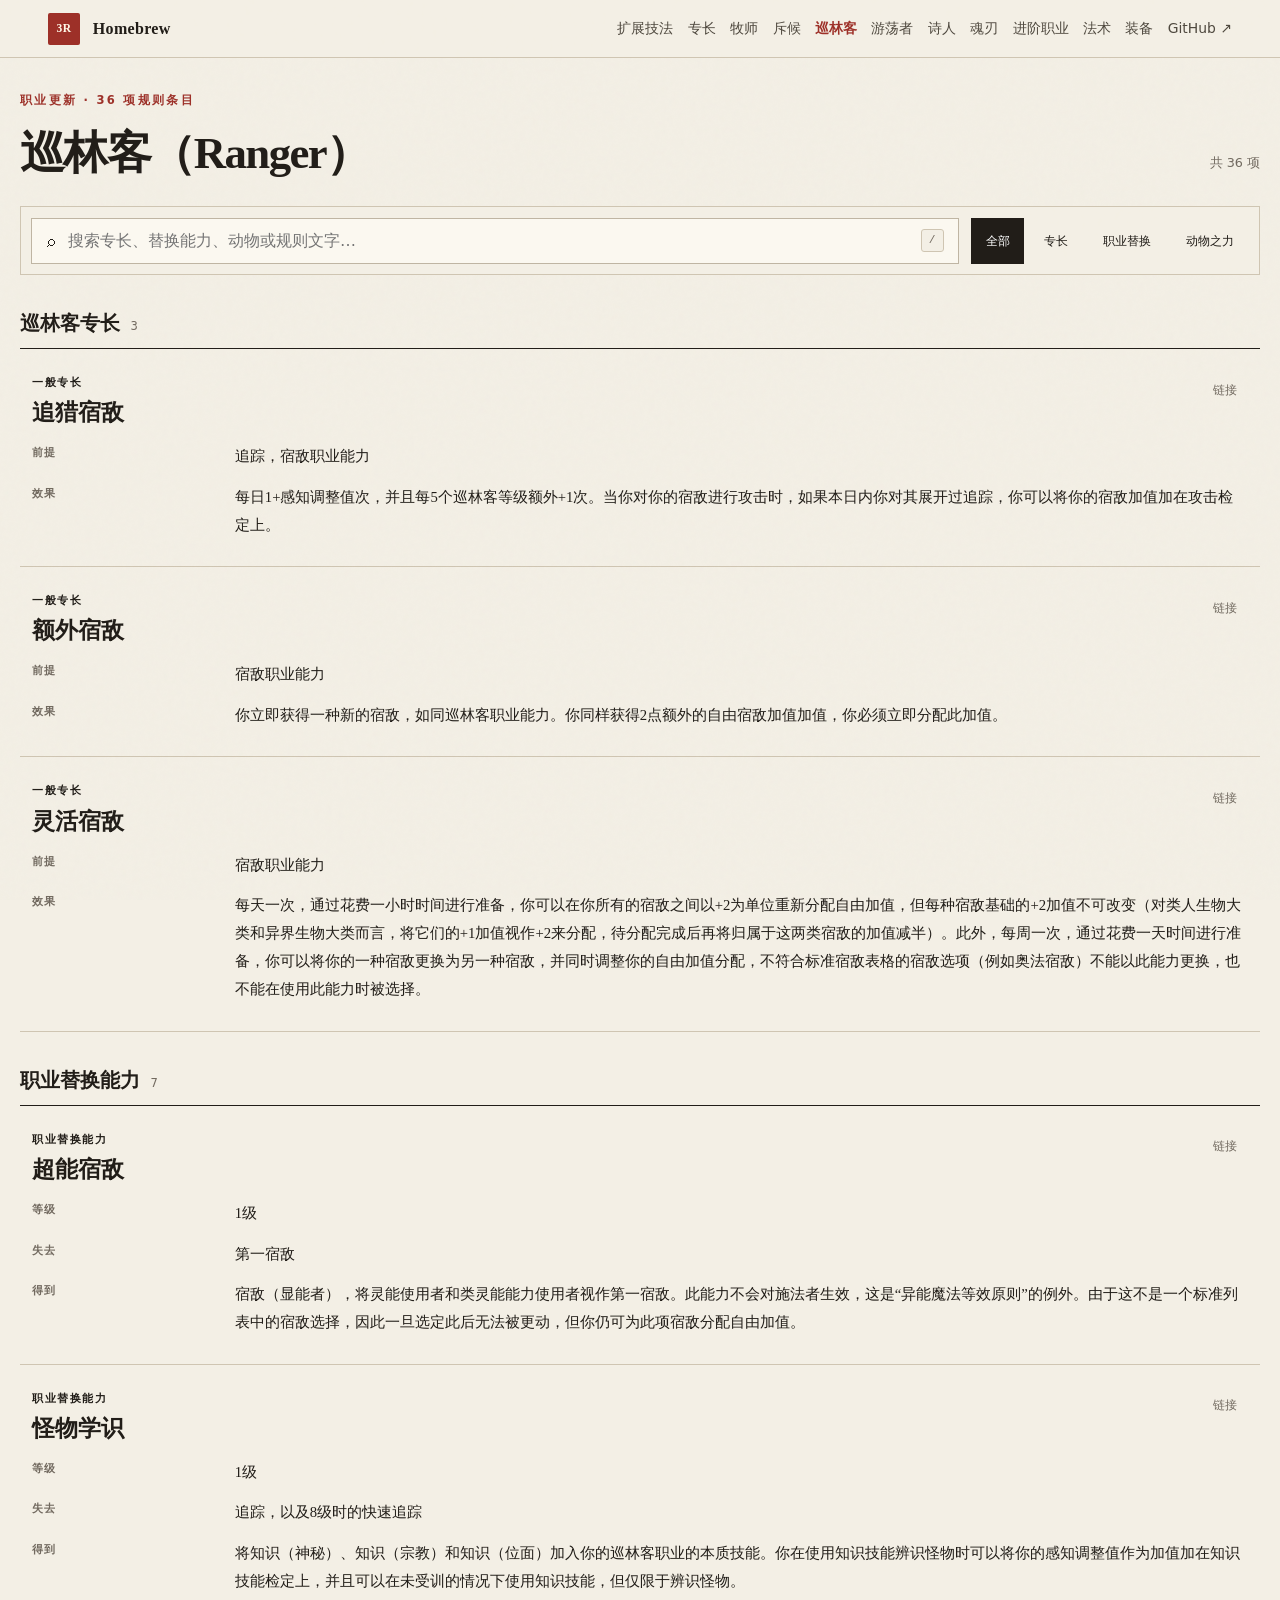
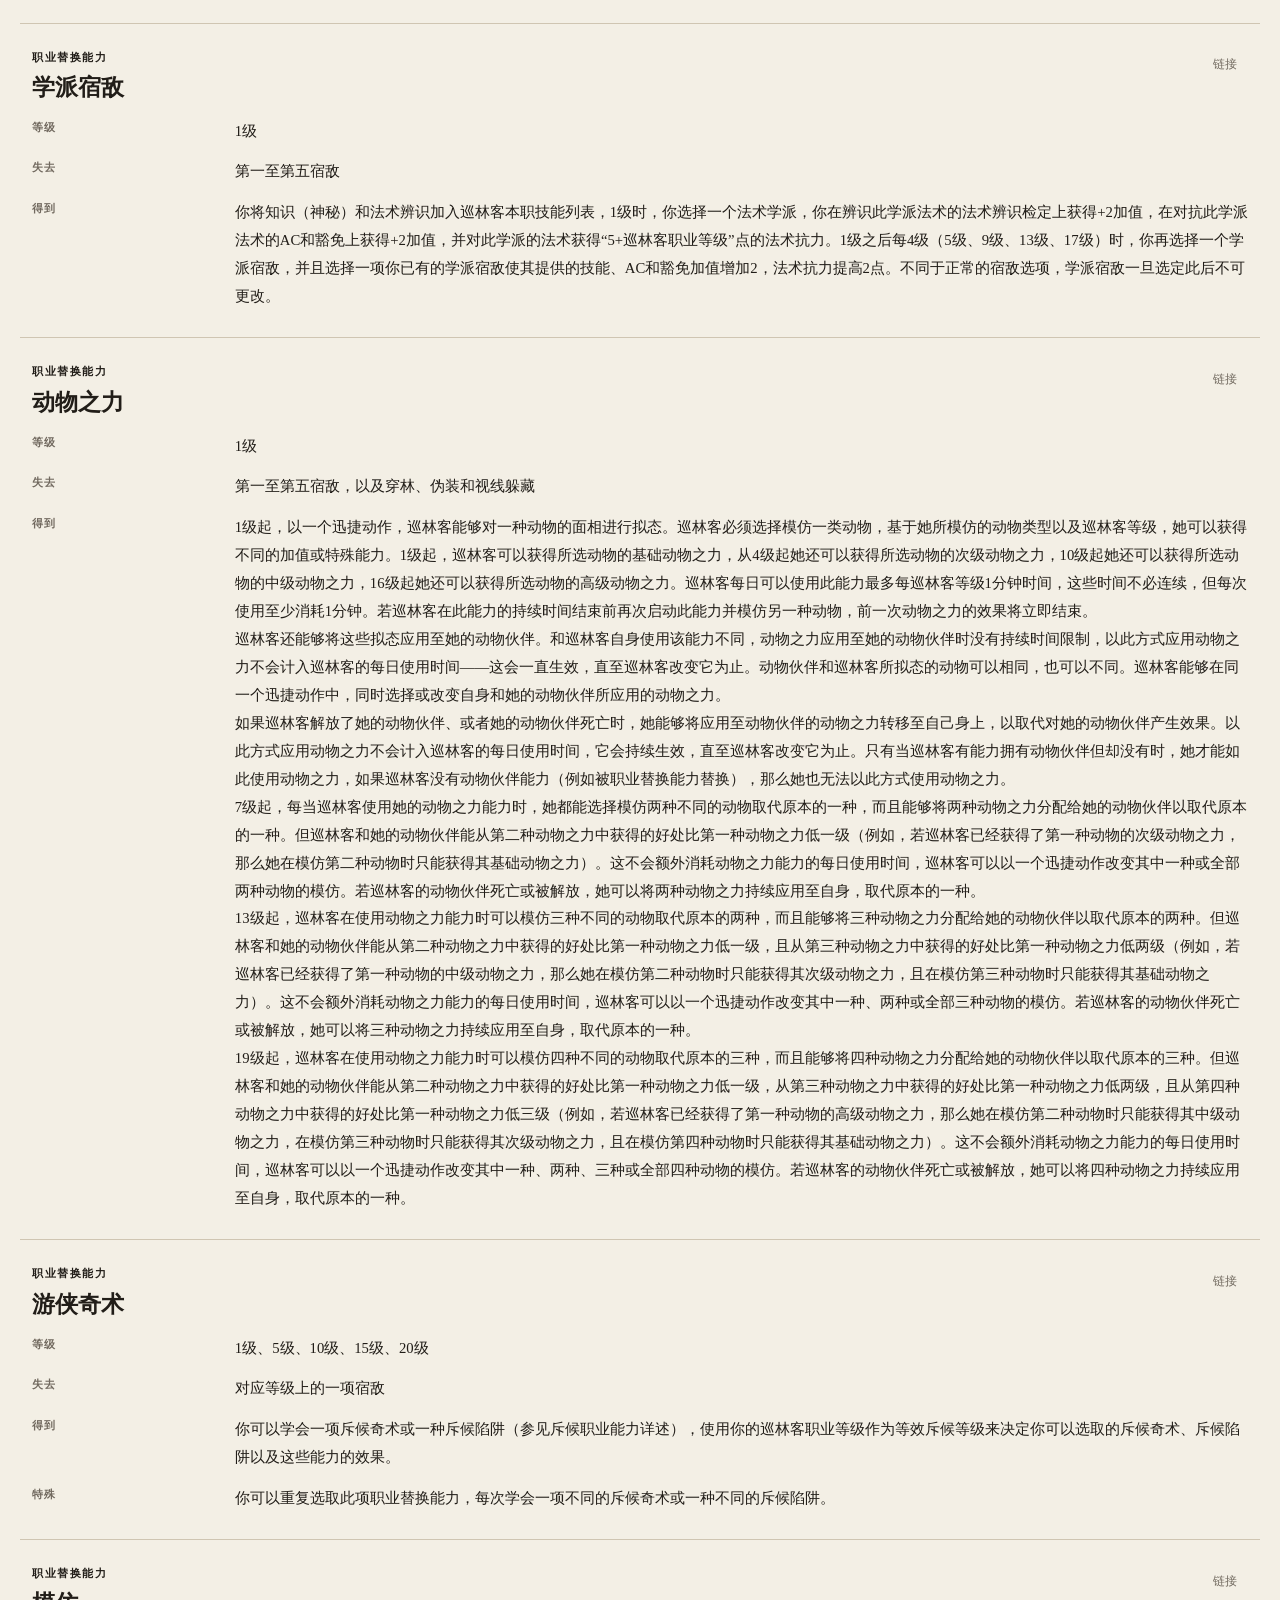
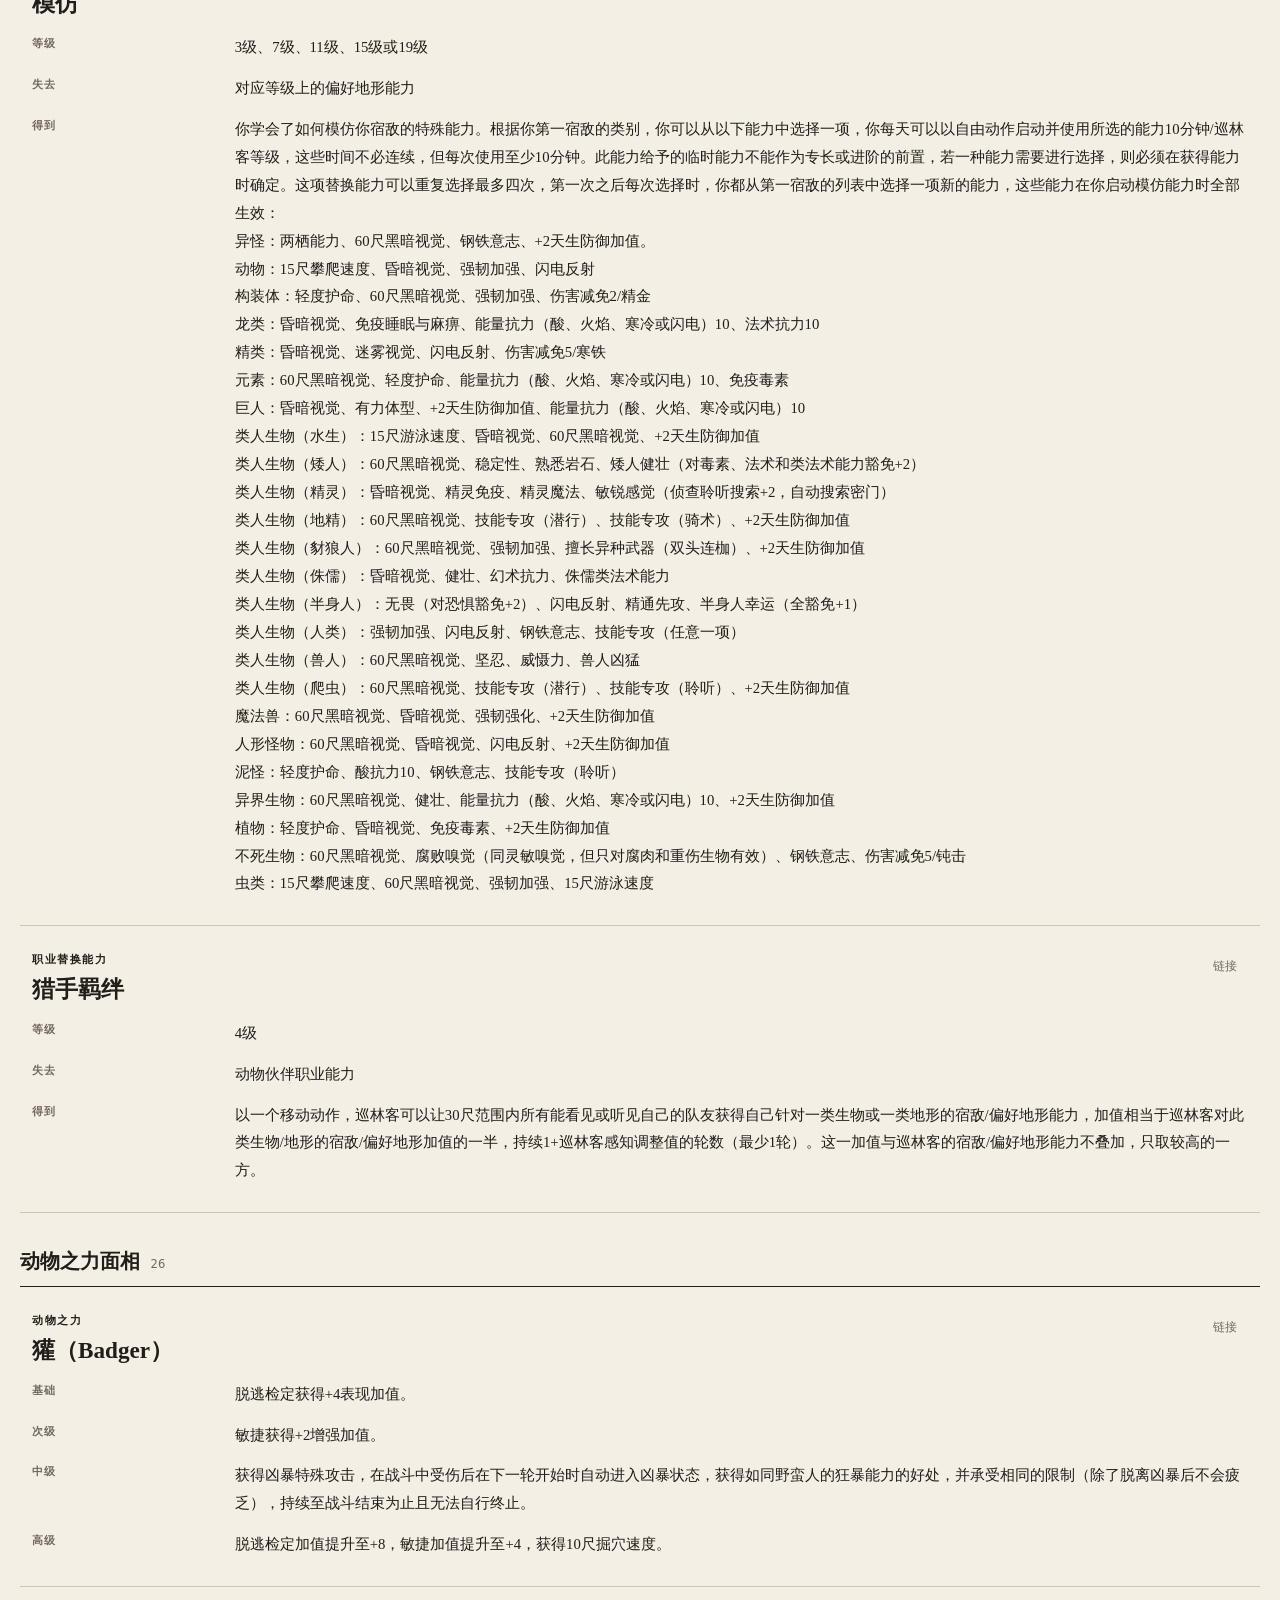
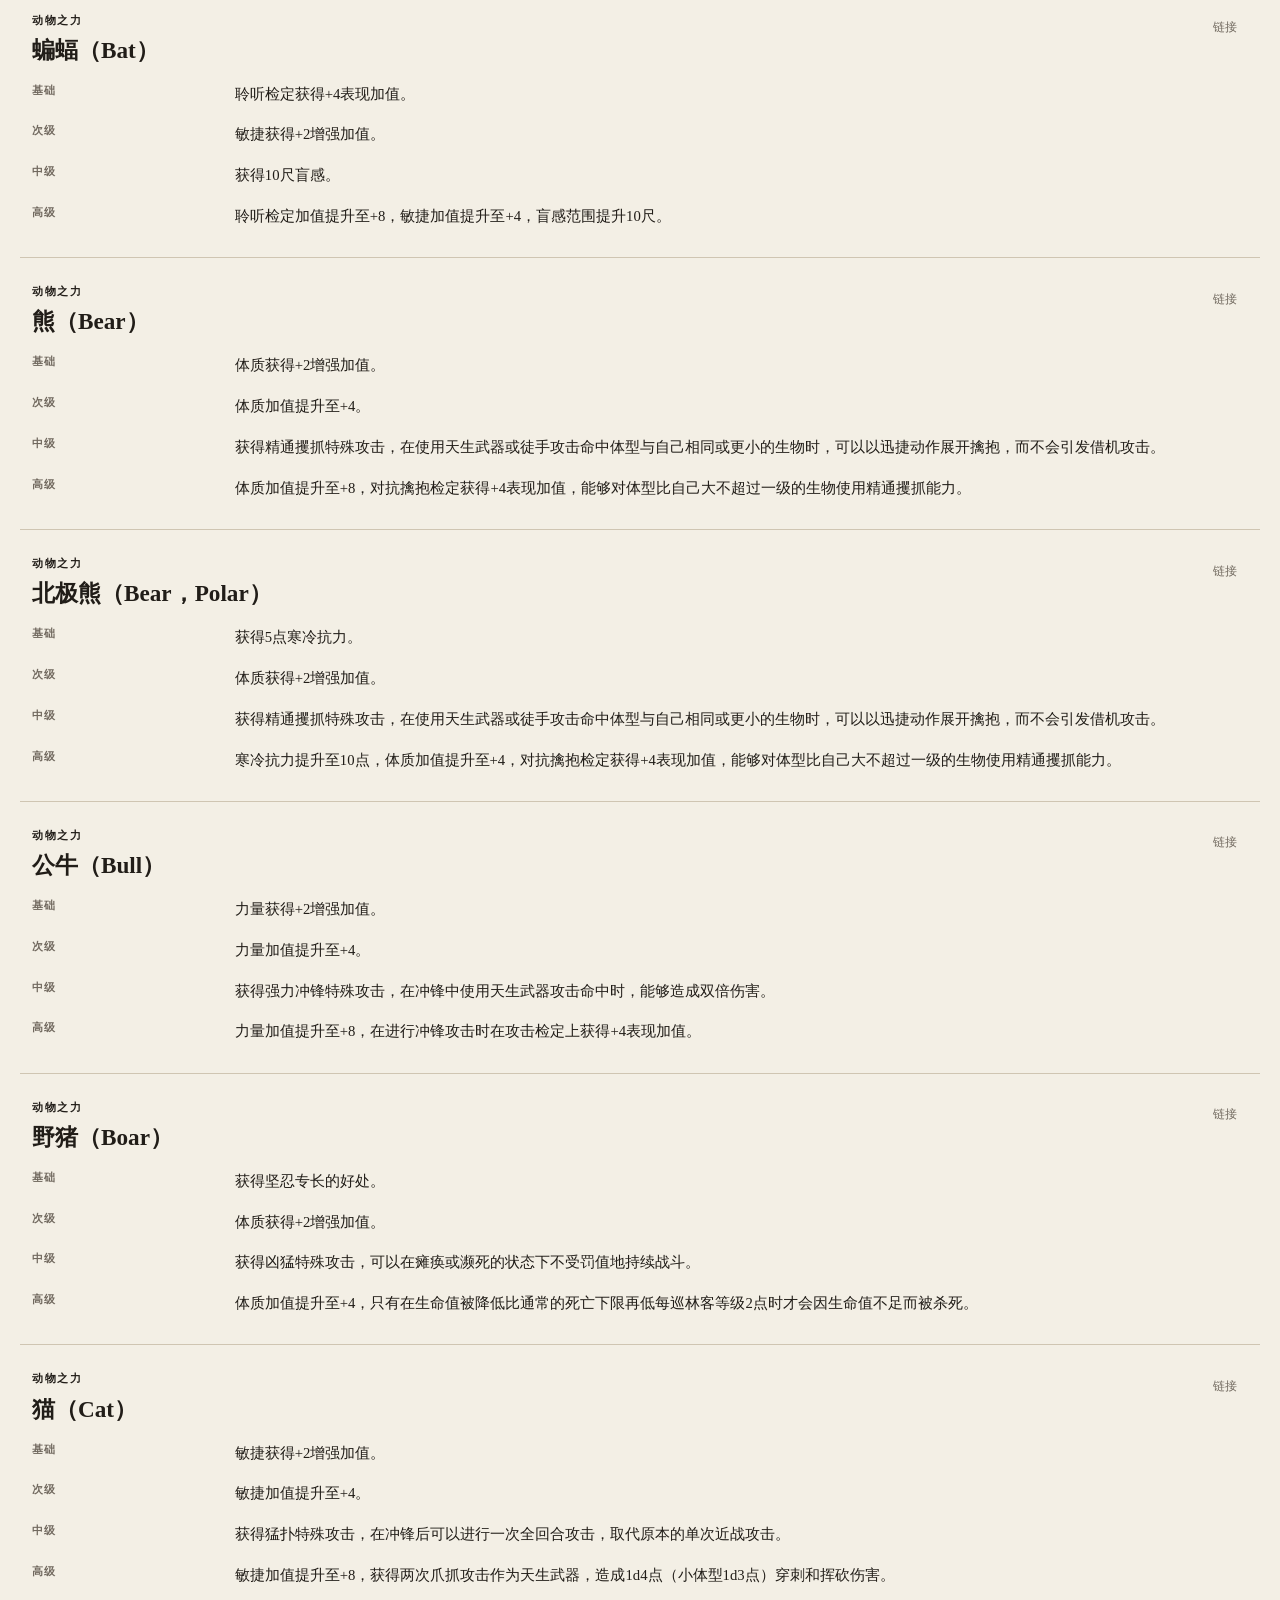
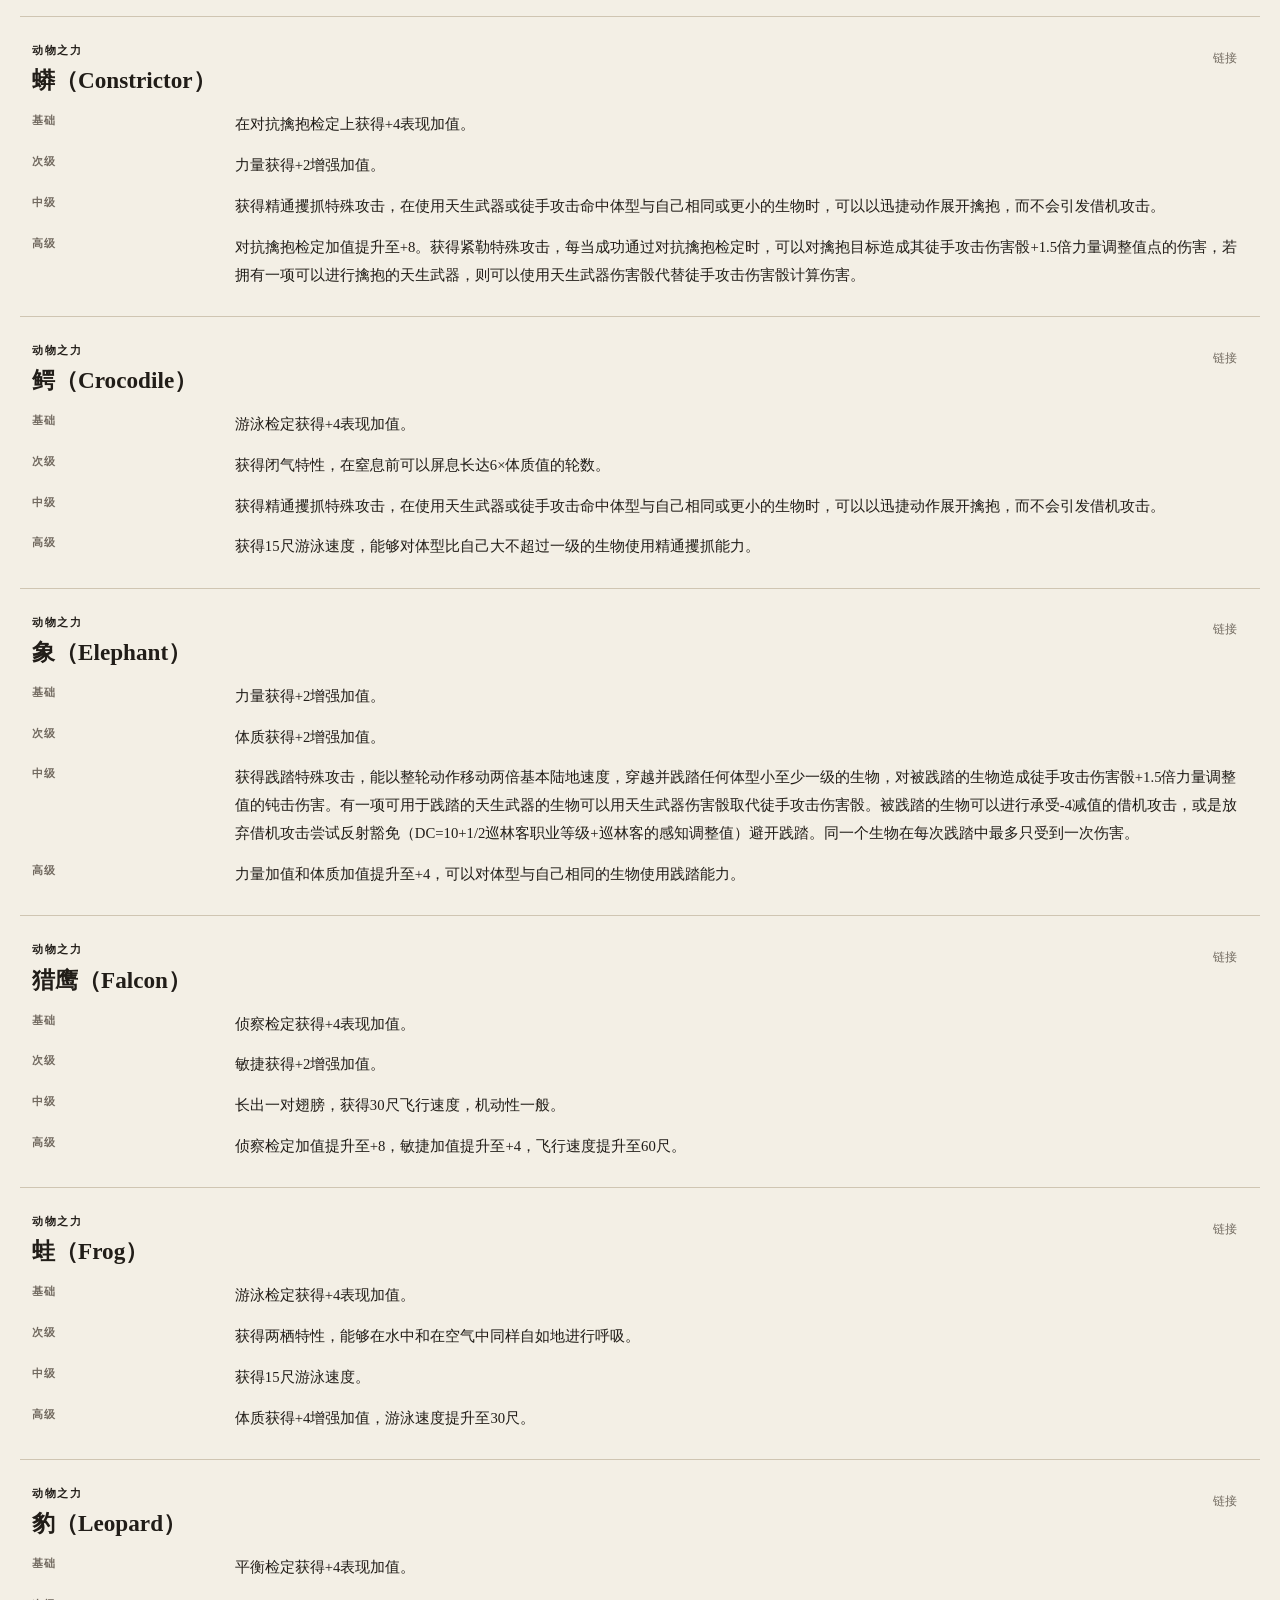
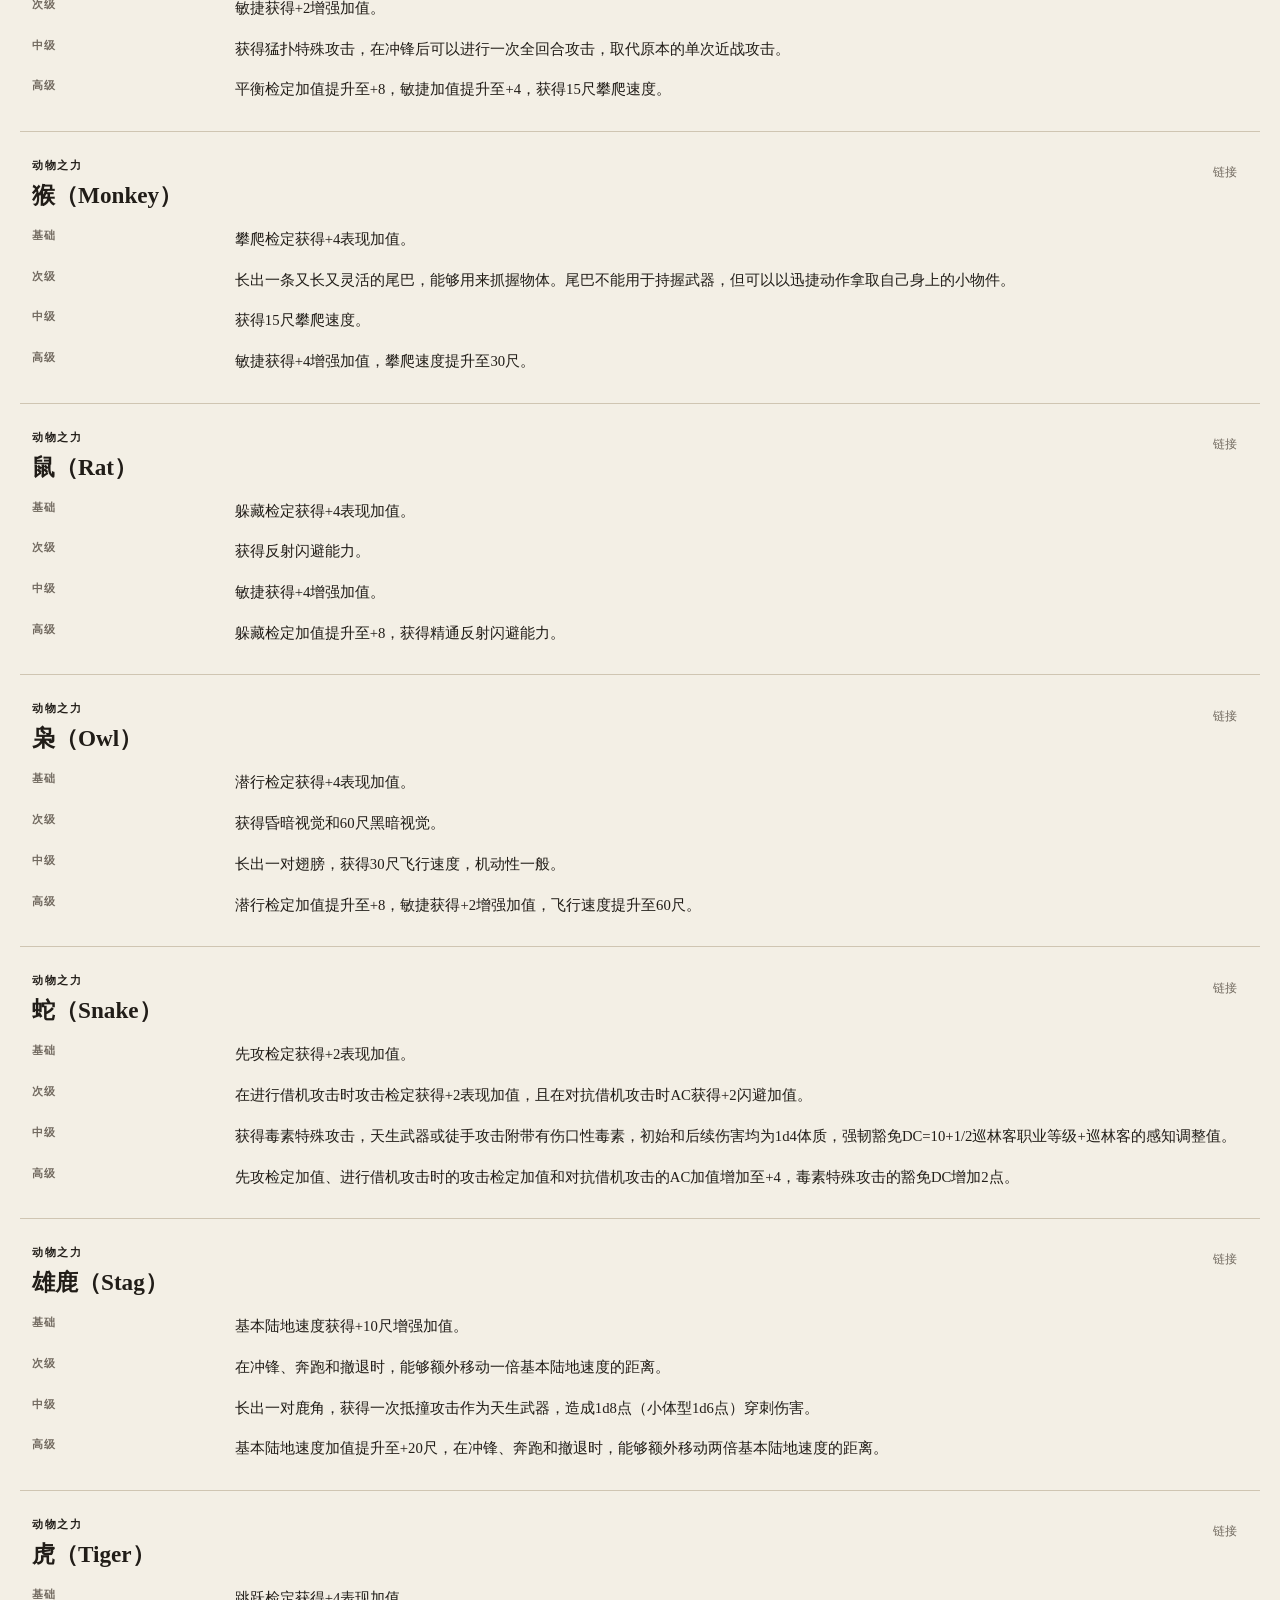
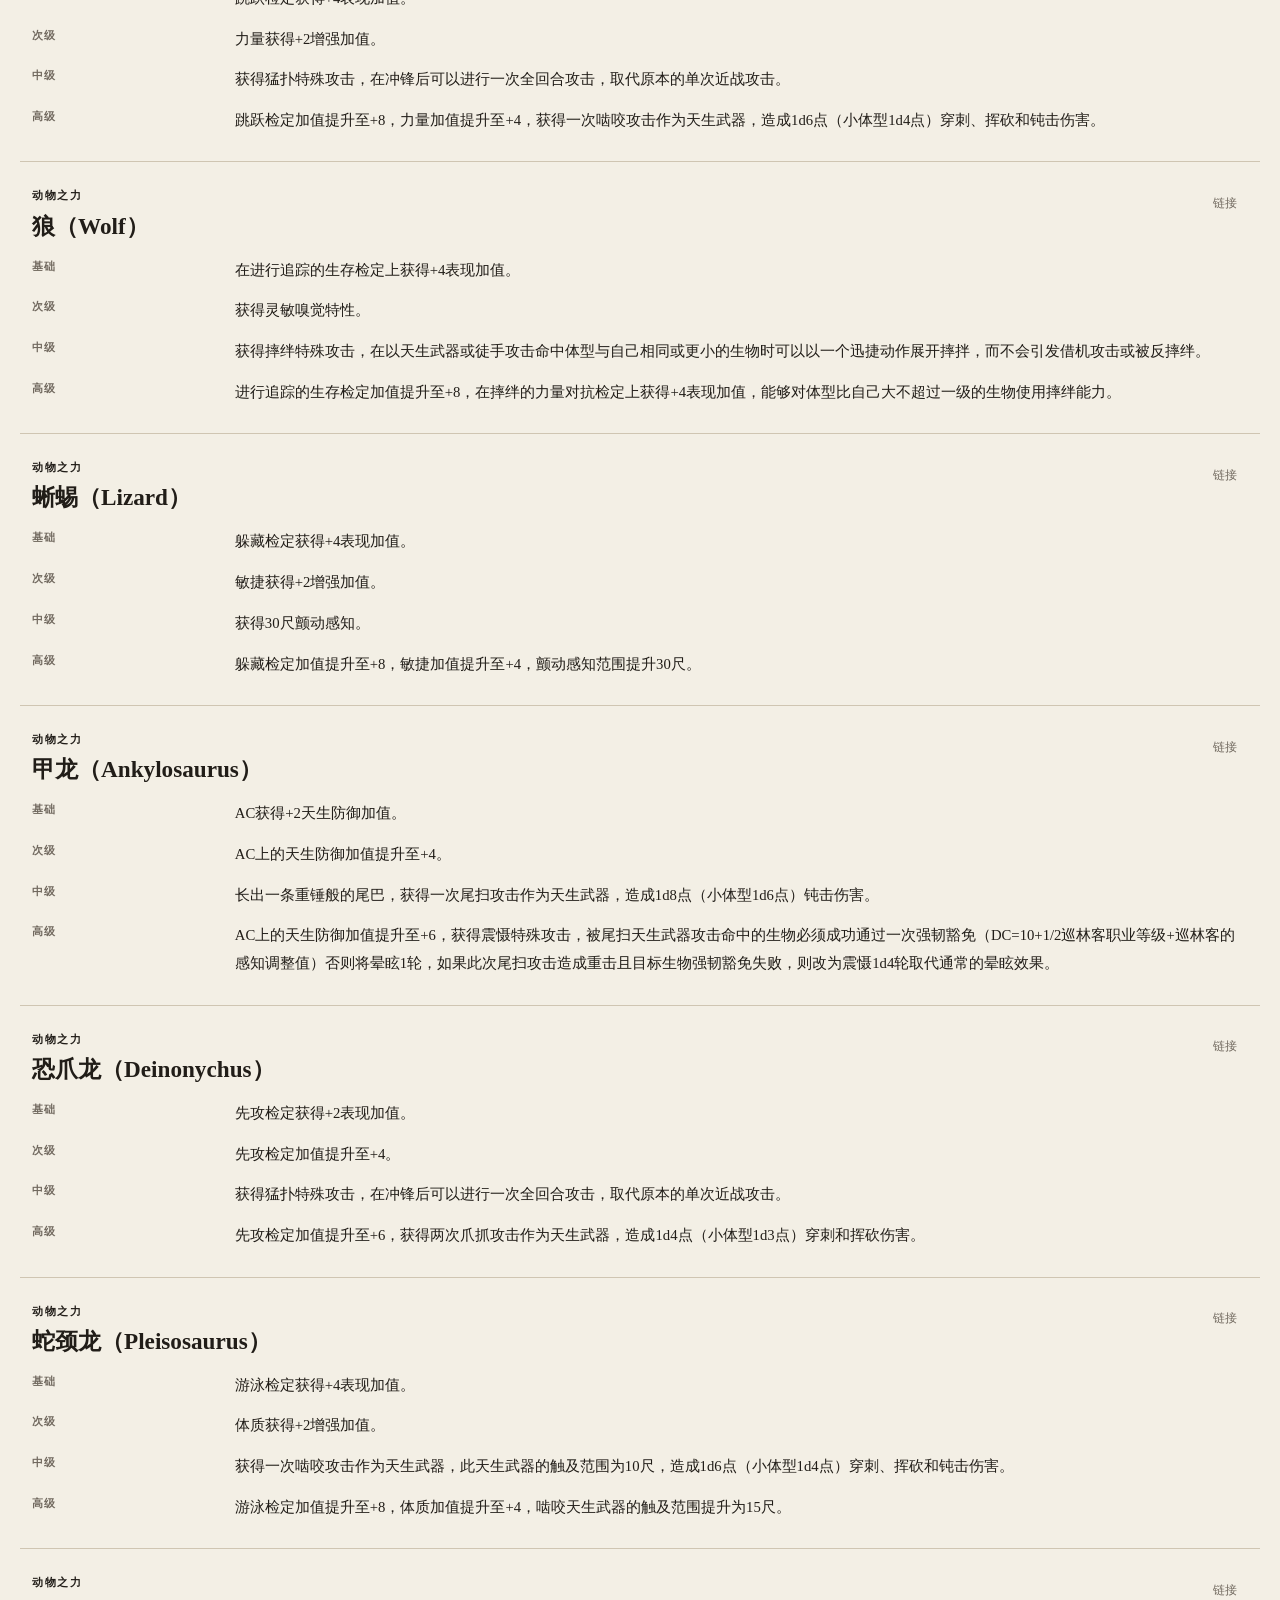
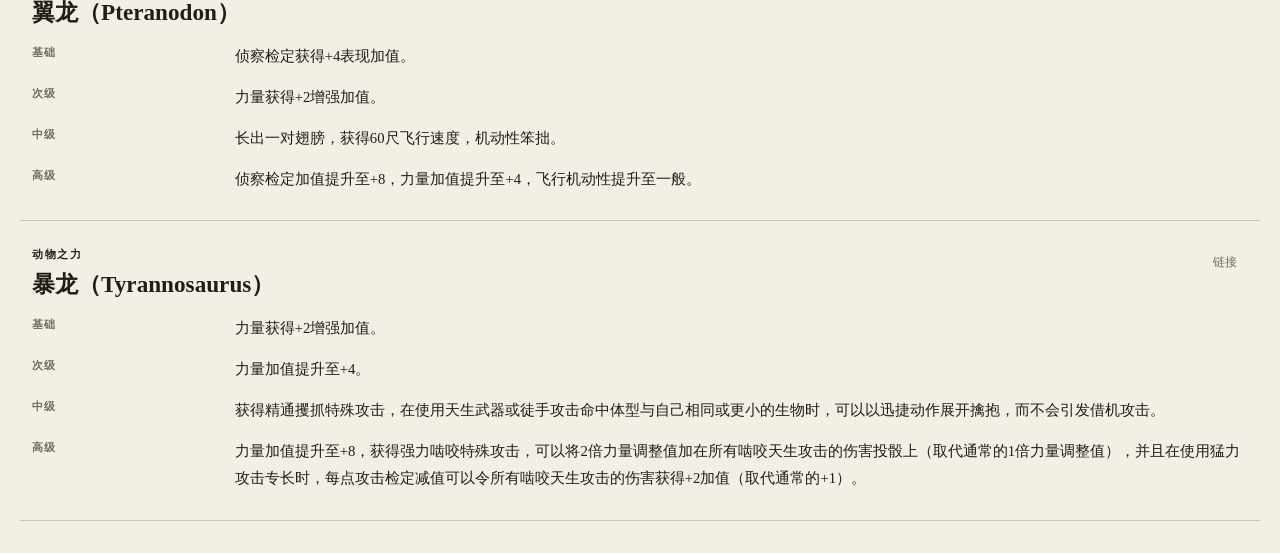
<file: ranger-update.html>
<!doctype html>
<html lang="zh-CN">
  <head>
    <meta charset="UTF-8" />
    <meta name="viewport" content="width=device-width, initial-scale=1.0" />
    <meta name="theme-color" content="#16130f" />
    <meta name="description" content="D&D 3.5e 中文房规：巡林客专长、职业替换能力与动物之力更新。" />
    <meta property="og:title" content="巡林客更新｜3R Homebrew" />
    <meta property="og:description" content="巡林客专长、职业替换能力与26种动物之力面相。" />
    <meta property="og:type" content="article" />
    <meta property="og:url" content="https://trafifholz.github.io/3r-homebrew/ranger-update.html" />
    <meta name="twitter:card" content="summary" />
    <title>巡林客更新｜3R Homebrew</title>
    <link rel="icon" href="assets/favicon.svg" type="image/svg+xml" />
    <link rel="stylesheet" href="styles.css" />
    <script src="ranger-library.js" defer></script>
  </head>
  <body>
    <header class="site-header">
      <a class="brand" href="index.html"><span class="brand-mark" aria-hidden="true">3R</span><strong>Homebrew</strong></a>
      <nav aria-label="主导航"><a href="index.html">扩展技法</a><a href="feats.html">专长</a><a href="cleric-variants.html">牧师</a><a href="scout-rework.html">斥候</a><a href="ranger-update.html" aria-current="page">巡林客</a><a href="rogue-update.html">游荡者</a><a href="bard-movements.html">诗人</a><a href="soulknife.html">魂刃</a><a href="prestige-classes.html">进阶职业</a><a href="harrowing.html">法术</a><a href="equipment.html">装备</a><a href="https://github.com/TraFifholz/3r-homebrew" target="_blank" rel="noreferrer">GitHub ↗</a></nav>
    </header>
    <main>
      <section class="library section-shell ranger-library" id="library" aria-labelledby="library-title">
        <div class="section-heading library-heading"><div><p class="eyebrow">职业更新 · 36 项规则条目</p><h2 id="library-title">巡林客（Ranger）</h2></div><p id="result-count" role="status" aria-live="polite">共 36 项</p></div>
        <div class="toolbar scout-toolbar" aria-label="巡林客规则筛选工具">
          <label class="search-box"><span class="sr-only">搜索巡林客规则</span><span aria-hidden="true">⌕</span><input id="search" type="search" placeholder="搜索专长、替换能力、动物或规则文字…" autocomplete="off" /><kbd>/</kbd></label>
          <div class="type-filters" id="ranger-filters" role="group" aria-label="按规则分类筛选"><button class="filter is-active" type="button" data-category="全部" aria-pressed="true">全部</button><button class="filter" type="button" data-category="feat" aria-pressed="false">专长</button><button class="filter" type="button" data-category="variant" aria-pressed="false">职业替换</button><button class="filter" type="button" data-category="animal" aria-pressed="false">动物之力</button></div>
        </div>
        <section class="scout-section" data-section="feat"><h3>巡林客专长 <span>3</span></h3><div class="scout-entries"><article class="scout-entry" id="ranger-feat-01" data-category="feat">
      <header><div><p class="type-label">一般专长</p><h3>追猎宿敌</h3></div><button class="copy-link" type="button" data-anchor="ranger-feat-01">链接</button></header>
      <dl class="entry-fields"><div><dt>前提</dt><dd>追踪，宿敌职业能力</dd></div>
<div><dt>效果</dt><dd>每日1+感知调整值次，并且每5个巡林客等级额外+1次。当你对你的宿敌进行攻击时，如果本日内你对其展开过追踪，你可以将你的宿敌加值加在攻击检定上。</dd></div></dl>
    </article>
<article class="scout-entry" id="ranger-feat-02" data-category="feat">
      <header><div><p class="type-label">一般专长</p><h3>额外宿敌</h3></div><button class="copy-link" type="button" data-anchor="ranger-feat-02">链接</button></header>
      <dl class="entry-fields"><div><dt>前提</dt><dd>宿敌职业能力</dd></div>
<div><dt>效果</dt><dd>你立即获得一种新的宿敌，如同巡林客职业能力。你同样获得2点额外的自由宿敌加值加值，你必须立即分配此加值。</dd></div></dl>
    </article>
<article class="scout-entry" id="ranger-feat-03" data-category="feat">
      <header><div><p class="type-label">一般专长</p><h3>灵活宿敌</h3></div><button class="copy-link" type="button" data-anchor="ranger-feat-03">链接</button></header>
      <dl class="entry-fields"><div><dt>前提</dt><dd>宿敌职业能力</dd></div>
<div><dt>效果</dt><dd>每天一次，通过花费一小时时间进行准备，你可以在你所有的宿敌之间以+2为单位重新分配自由加值，但每种宿敌基础的+2加值不可改变（对类人生物大类和异界生物大类而言，将它们的+1加值视作+2来分配，待分配完成后再将归属于这两类宿敌的加值减半）。此外，每周一次，通过花费一天时间进行准备，你可以将你的一种宿敌更换为另一种宿敌，并同时调整你的自由加值分配，不符合标准宿敌表格的宿敌选项（例如奥法宿敌）不能以此能力更换，也不能在使用此能力时被选择。</dd></div></dl>
    </article></div></section>
        <section class="scout-section" data-section="variant"><h3>职业替换能力 <span>7</span></h3><div class="scout-entries"><article class="scout-entry" id="ranger-variant-04" data-category="variant">
      <header><div><p class="type-label">职业替换能力</p><h3>超能宿敌</h3></div><button class="copy-link" type="button" data-anchor="ranger-variant-04">链接</button></header>
      <dl class="entry-fields"><div><dt>等级</dt><dd>1级</dd></div>
<div><dt>失去</dt><dd>第一宿敌</dd></div>
<div><dt>得到</dt><dd>宿敌（显能者），将灵能使用者和类灵能能力使用者视作第一宿敌。此能力不会对施法者生效，这是“异能魔法等效原则”的例外。由于这不是一个标准列表中的宿敌选择，因此一旦选定此后无法被更动，但你仍可为此项宿敌分配自由加值。</dd></div></dl>
    </article>
<article class="scout-entry" id="ranger-variant-05" data-category="variant">
      <header><div><p class="type-label">职业替换能力</p><h3>怪物学识</h3></div><button class="copy-link" type="button" data-anchor="ranger-variant-05">链接</button></header>
      <dl class="entry-fields"><div><dt>等级</dt><dd>1级</dd></div>
<div><dt>失去</dt><dd>追踪，以及8级时的快速追踪</dd></div>
<div><dt>得到</dt><dd>将知识（神秘）、知识（宗教）和知识（位面）加入你的巡林客职业的本质技能。你在使用知识技能辨识怪物时可以将你的感知调整值作为加值加在知识技能检定上，并且可以在未受训的情况下使用知识技能，但仅限于辨识怪物。</dd></div></dl>
    </article>
<article class="scout-entry" id="ranger-variant-06" data-category="variant">
      <header><div><p class="type-label">职业替换能力</p><h3>学派宿敌</h3></div><button class="copy-link" type="button" data-anchor="ranger-variant-06">链接</button></header>
      <dl class="entry-fields"><div><dt>等级</dt><dd>1级</dd></div>
<div><dt>失去</dt><dd>第一至第五宿敌</dd></div>
<div><dt>得到</dt><dd>你将知识（神秘）和法术辨识加入巡林客本职技能列表，1级时，你选择一个法术学派，你在辨识此学派法术的法术辨识检定上获得+2加值，在对抗此学派法术的AC和豁免上获得+2加值，并对此学派的法术获得“5+巡林客职业等级”点的法术抗力。1级之后每4级（5级、9级、13级、17级）时，你再选择一个学派宿敌，并且选择一项你已有的学派宿敌使其提供的技能、AC和豁免加值增加2，法术抗力提高2点。不同于正常的宿敌选项，学派宿敌一旦选定此后不可更改。</dd></div></dl>
    </article>
<article class="scout-entry" id="ranger-variant-07" data-category="variant">
      <header><div><p class="type-label">职业替换能力</p><h3>动物之力</h3></div><button class="copy-link" type="button" data-anchor="ranger-variant-07">链接</button></header>
      <dl class="entry-fields"><div><dt>等级</dt><dd>1级</dd></div>
<div><dt>失去</dt><dd>第一至第五宿敌，以及穿林、伪装和视线躲藏</dd></div>
<div><dt>得到</dt><dd>1级起，以一个迅捷动作，巡林客能够对一种动物的面相进行拟态。巡林客必须选择模仿一类动物，基于她所模仿的动物类型以及巡林客等级，她可以获得不同的加值或特殊能力。1级起，巡林客可以获得所选动物的基础动物之力，从4级起她还可以获得所选动物的次级动物之力，10级起她还可以获得所选动物的中级动物之力，16级起她还可以获得所选动物的高级动物之力。巡林客每日可以使用此能力最多每巡林客等级1分钟时间，这些时间不必连续，但每次使用至少消耗1分钟。若巡林客在此能力的持续时间结束前再次启动此能力并模仿另一种动物，前一次动物之力的效果将立即结束。<br>巡林客还能够将这些拟态应用至她的动物伙伴。和巡林客自身使用该能力不同，动物之力应用至她的动物伙伴时没有持续时间限制，以此方式应用动物之力不会计入巡林客的每日使用时间——这会一直生效，直至巡林客改变它为止。动物伙伴和巡林客所拟态的动物可以相同，也可以不同。巡林客能够在同一个迅捷动作中，同时选择或改变自身和她的动物伙伴所应用的动物之力。<br>如果巡林客解放了她的动物伙伴、或者她的动物伙伴死亡时，她能够将应用至动物伙伴的动物之力转移至自己身上，以取代对她的动物伙伴产生效果。以此方式应用动物之力不会计入巡林客的每日使用时间，它会持续生效，直至巡林客改变它为止。只有当巡林客有能力拥有动物伙伴但却没有时，她才能如此使用动物之力，如果巡林客没有动物伙伴能力（例如被职业替换能力替换），那么她也无法以此方式使用动物之力。<br>7级起，每当巡林客使用她的动物之力能力时，她都能选择模仿两种不同的动物取代原本的一种，而且能够将两种动物之力分配给她的动物伙伴以取代原本的一种。但巡林客和她的动物伙伴能从第二种动物之力中获得的好处比第一种动物之力低一级（例如，若巡林客已经获得了第一种动物的次级动物之力，那么她在模仿第二种动物时只能获得其基础动物之力）。这不会额外消耗动物之力能力的每日使用时间，巡林客可以以一个迅捷动作改变其中一种或全部两种动物的模仿。若巡林客的动物伙伴死亡或被解放，她可以将两种动物之力持续应用至自身，取代原本的一种。<br>13级起，巡林客在使用动物之力能力时可以模仿三种不同的动物取代原本的两种，而且能够将三种动物之力分配给她的动物伙伴以取代原本的两种。但巡林客和她的动物伙伴能从第二种动物之力中获得的好处比第一种动物之力低一级，且从第三种动物之力中获得的好处比第一种动物之力低两级（例如，若巡林客已经获得了第一种动物的中级动物之力，那么她在模仿第二种动物时只能获得其次级动物之力，且在模仿第三种动物时只能获得其基础动物之力）。这不会额外消耗动物之力能力的每日使用时间，巡林客可以以一个迅捷动作改变其中一种、两种或全部三种动物的模仿。若巡林客的动物伙伴死亡或被解放，她可以将三种动物之力持续应用至自身，取代原本的一种。<br>19级起，巡林客在使用动物之力能力时可以模仿四种不同的动物取代原本的三种，而且能够将四种动物之力分配给她的动物伙伴以取代原本的三种。但巡林客和她的动物伙伴能从第二种动物之力中获得的好处比第一种动物之力低一级，从第三种动物之力中获得的好处比第一种动物之力低两级，且从第四种动物之力中获得的好处比第一种动物之力低三级（例如，若巡林客已经获得了第一种动物的高级动物之力，那么她在模仿第二种动物时只能获得其中级动物之力，在模仿第三种动物时只能获得其次级动物之力，且在模仿第四种动物时只能获得其基础动物之力）。这不会额外消耗动物之力能力的每日使用时间，巡林客可以以一个迅捷动作改变其中一种、两种、三种或全部四种动物的模仿。若巡林客的动物伙伴死亡或被解放，她可以将四种动物之力持续应用至自身，取代原本的一种。</dd></div></dl>
    </article>
<article class="scout-entry" id="ranger-variant-08" data-category="variant">
      <header><div><p class="type-label">职业替换能力</p><h3>游侠奇术</h3></div><button class="copy-link" type="button" data-anchor="ranger-variant-08">链接</button></header>
      <dl class="entry-fields"><div><dt>等级</dt><dd>1级、5级、10级、15级、20级</dd></div>
<div><dt>失去</dt><dd>对应等级上的一项宿敌</dd></div>
<div><dt>得到</dt><dd>你可以学会一项斥候奇术或一种斥候陷阱（参见斥候职业能力详述），使用你的巡林客职业等级作为等效斥候等级来决定你可以选取的斥候奇术、斥候陷阱以及这些能力的效果。</dd></div>
<div><dt>特殊</dt><dd>你可以重复选取此项职业替换能力，每次学会一项不同的斥候奇术或一种不同的斥候陷阱。</dd></div></dl>
    </article>
<article class="scout-entry" id="ranger-variant-09" data-category="variant">
      <header><div><p class="type-label">职业替换能力</p><h3>模仿</h3></div><button class="copy-link" type="button" data-anchor="ranger-variant-09">链接</button></header>
      <dl class="entry-fields"><div><dt>等级</dt><dd>3级、7级、11级、15级或19级</dd></div>
<div><dt>失去</dt><dd>对应等级上的偏好地形能力</dd></div>
<div><dt>得到</dt><dd>你学会了如何模仿你宿敌的特殊能力。根据你第一宿敌的类别，你可以从以下能力中选择一项，你每天可以以自由动作启动并使用所选的能力10分钟/巡林客等级，这些时间不必连续，但每次使用至少10分钟。此能力给予的临时能力不能作为专长或进阶的前置，若一种能力需要进行选择，则必须在获得能力时确定。这项替换能力可以重复选择最多四次，第一次之后每次选择时，你都从第一宿敌的列表中选择一项新的能力，这些能力在你启动模仿能力时全部生效：<br>异怪：两栖能力、60尺黑暗视觉、钢铁意志、+2天生防御加值。<br>动物：15尺攀爬速度、昏暗视觉、强韧加强、闪电反射<br>构装体：轻度护命、60尺黑暗视觉、强韧加强、伤害减免2/精金<br>龙类：昏暗视觉、免疫睡眠与麻痹、能量抗力（酸、火焰、寒冷或闪电）10、法术抗力10<br>精类：昏暗视觉、迷雾视觉、闪电反射、伤害减免5/寒铁<br>元素：60尺黑暗视觉、轻度护命、能量抗力（酸、火焰、寒冷或闪电）10、免疫毒素<br>巨人：昏暗视觉、有力体型、+2天生防御加值、能量抗力（酸、火焰、寒冷或闪电）10<br>类人生物（水生）：15尺游泳速度、昏暗视觉、60尺黑暗视觉、+2天生防御加值<br>类人生物（矮人）：60尺黑暗视觉、稳定性、熟悉岩石、矮人健壮（对毒素、法术和类法术能力豁免+2）<br>类人生物（精灵）：昏暗视觉、精灵免疫、精灵魔法、敏锐感觉（侦查聆听搜索+2，自动搜索密门）<br>类人生物（地精）：60尺黑暗视觉、技能专攻（潜行）、技能专攻（骑术）、+2天生防御加值<br>类人生物（豺狼人）：60尺黑暗视觉、强韧加强、擅长异种武器（双头连枷）、+2天生防御加值<br>类人生物（侏儒）：昏暗视觉、健壮、幻术抗力、侏儒类法术能力<br>类人生物（半身人）：无畏（对恐惧豁免+2）、闪电反射、精通先攻、半身人幸运（全豁免+1）<br>类人生物（人类）：强韧加强、闪电反射、钢铁意志、技能专攻（任意一项）<br>类人生物（兽人）：60尺黑暗视觉、坚忍、威慑力、兽人凶猛<br>类人生物（爬虫）：60尺黑暗视觉、技能专攻（潜行）、技能专攻（聆听）、+2天生防御加值<br>魔法兽：60尺黑暗视觉、昏暗视觉、强韧强化、+2天生防御加值<br>人形怪物：60尺黑暗视觉、昏暗视觉、闪电反射、+2天生防御加值<br>泥怪：轻度护命、酸抗力10、钢铁意志、技能专攻（聆听）<br>异界生物：60尺黑暗视觉、健壮、能量抗力（酸、火焰、寒冷或闪电）10、+2天生防御加值<br>植物：轻度护命、昏暗视觉、免疫毒素、+2天生防御加值<br>不死生物：60尺黑暗视觉、腐败嗅觉（同灵敏嗅觉，但只对腐肉和重伤生物有效）、钢铁意志、伤害减免5/钝击<br>虫类：15尺攀爬速度、60尺黑暗视觉、强韧加强、15尺游泳速度</dd></div></dl>
    </article>
<article class="scout-entry" id="ranger-variant-10" data-category="variant">
      <header><div><p class="type-label">职业替换能力</p><h3>猎手羁绊</h3></div><button class="copy-link" type="button" data-anchor="ranger-variant-10">链接</button></header>
      <dl class="entry-fields"><div><dt>等级</dt><dd>4级</dd></div>
<div><dt>失去</dt><dd>动物伙伴职业能力</dd></div>
<div><dt>得到</dt><dd>以一个移动动作，巡林客可以让30尺范围内所有能看见或听见自己的队友获得自己针对一类生物或一类地形的宿敌/偏好地形能力，加值相当于巡林客对此类生物/地形的宿敌/偏好地形加值的一半，持续1+巡林客感知调整值的轮数（最少1轮）。这一加值与巡林客的宿敌/偏好地形能力不叠加，只取较高的一方。</dd></div></dl>
    </article></div></section>
        <section class="scout-section" data-section="animal"><h3>动物之力面相 <span>26</span></h3><div class="scout-entries"><article class="scout-entry" id="ranger-animal-11" data-category="animal">
      <header><div><p class="type-label">动物之力</p><h3>獾（Badger）</h3></div><button class="copy-link" type="button" data-anchor="ranger-animal-11">链接</button></header>
      <dl class="entry-fields"><div><dt>基础</dt><dd>脱逃检定获得+4表现加值。</dd></div>
<div><dt>次级</dt><dd>敏捷获得+2增强加值。</dd></div>
<div><dt>中级</dt><dd>获得凶暴特殊攻击，在战斗中受伤后在下一轮开始时自动进入凶暴状态，获得如同野蛮人的狂暴能力的好处，并承受相同的限制（除了脱离凶暴后不会疲乏），持续至战斗结束为止且无法自行终止。</dd></div>
<div><dt>高级</dt><dd>脱逃检定加值提升至+8，敏捷加值提升至+4，获得10尺掘穴速度。</dd></div></dl>
    </article>
<article class="scout-entry" id="ranger-animal-12" data-category="animal">
      <header><div><p class="type-label">动物之力</p><h3>蝙蝠（Bat）</h3></div><button class="copy-link" type="button" data-anchor="ranger-animal-12">链接</button></header>
      <dl class="entry-fields"><div><dt>基础</dt><dd>聆听检定获得+4表现加值。</dd></div>
<div><dt>次级</dt><dd>敏捷获得+2增强加值。</dd></div>
<div><dt>中级</dt><dd>获得10尺盲感。</dd></div>
<div><dt>高级</dt><dd>聆听检定加值提升至+8，敏捷加值提升至+4，盲感范围提升10尺。</dd></div></dl>
    </article>
<article class="scout-entry" id="ranger-animal-13" data-category="animal">
      <header><div><p class="type-label">动物之力</p><h3>熊（Bear）</h3></div><button class="copy-link" type="button" data-anchor="ranger-animal-13">链接</button></header>
      <dl class="entry-fields"><div><dt>基础</dt><dd>体质获得+2增强加值。</dd></div>
<div><dt>次级</dt><dd>体质加值提升至+4。</dd></div>
<div><dt>中级</dt><dd>获得精通攫抓特殊攻击，在使用天生武器或徒手攻击命中体型与自己相同或更小的生物时，可以以迅捷动作展开擒抱，而不会引发借机攻击。</dd></div>
<div><dt>高级</dt><dd>体质加值提升至+8，对抗擒抱检定获得+4表现加值，能够对体型比自己大不超过一级的生物使用精通攫抓能力。</dd></div></dl>
    </article>
<article class="scout-entry" id="ranger-animal-14" data-category="animal">
      <header><div><p class="type-label">动物之力</p><h3>北极熊（Bear，Polar）</h3></div><button class="copy-link" type="button" data-anchor="ranger-animal-14">链接</button></header>
      <dl class="entry-fields"><div><dt>基础</dt><dd>获得5点寒冷抗力。</dd></div>
<div><dt>次级</dt><dd>体质获得+2增强加值。</dd></div>
<div><dt>中级</dt><dd>获得精通攫抓特殊攻击，在使用天生武器或徒手攻击命中体型与自己相同或更小的生物时，可以以迅捷动作展开擒抱，而不会引发借机攻击。</dd></div>
<div><dt>高级</dt><dd>寒冷抗力提升至10点，体质加值提升至+4，对抗擒抱检定获得+4表现加值，能够对体型比自己大不超过一级的生物使用精通攫抓能力。</dd></div></dl>
    </article>
<article class="scout-entry" id="ranger-animal-15" data-category="animal">
      <header><div><p class="type-label">动物之力</p><h3>公牛（Bull）</h3></div><button class="copy-link" type="button" data-anchor="ranger-animal-15">链接</button></header>
      <dl class="entry-fields"><div><dt>基础</dt><dd>力量获得+2增强加值。</dd></div>
<div><dt>次级</dt><dd>力量加值提升至+4。</dd></div>
<div><dt>中级</dt><dd>获得强力冲锋特殊攻击，在冲锋中使用天生武器攻击命中时，能够造成双倍伤害。</dd></div>
<div><dt>高级</dt><dd>力量加值提升至+8，在进行冲锋攻击时在攻击检定上获得+4表现加值。</dd></div></dl>
    </article>
<article class="scout-entry" id="ranger-animal-16" data-category="animal">
      <header><div><p class="type-label">动物之力</p><h3>野猪（Boar）</h3></div><button class="copy-link" type="button" data-anchor="ranger-animal-16">链接</button></header>
      <dl class="entry-fields"><div><dt>基础</dt><dd>获得坚忍专长的好处。</dd></div>
<div><dt>次级</dt><dd>体质获得+2增强加值。</dd></div>
<div><dt>中级</dt><dd>获得凶猛特殊攻击，可以在瘫痪或濒死的状态下不受罚值地持续战斗。</dd></div>
<div><dt>高级</dt><dd>体质加值提升至+4，只有在生命值被降低比通常的死亡下限再低每巡林客等级2点时才会因生命值不足而被杀死。</dd></div></dl>
    </article>
<article class="scout-entry" id="ranger-animal-17" data-category="animal">
      <header><div><p class="type-label">动物之力</p><h3>猫（Cat）</h3></div><button class="copy-link" type="button" data-anchor="ranger-animal-17">链接</button></header>
      <dl class="entry-fields"><div><dt>基础</dt><dd>敏捷获得+2增强加值。</dd></div>
<div><dt>次级</dt><dd>敏捷加值提升至+4。</dd></div>
<div><dt>中级</dt><dd>获得猛扑特殊攻击，在冲锋后可以进行一次全回合攻击，取代原本的单次近战攻击。</dd></div>
<div><dt>高级</dt><dd>敏捷加值提升至+8，获得两次爪抓攻击作为天生武器，造成1d4点（小体型1d3点）穿刺和挥砍伤害。</dd></div></dl>
    </article>
<article class="scout-entry" id="ranger-animal-18" data-category="animal">
      <header><div><p class="type-label">动物之力</p><h3>蟒（Constrictor）</h3></div><button class="copy-link" type="button" data-anchor="ranger-animal-18">链接</button></header>
      <dl class="entry-fields"><div><dt>基础</dt><dd>在对抗擒抱检定上获得+4表现加值。</dd></div>
<div><dt>次级</dt><dd>力量获得+2增强加值。</dd></div>
<div><dt>中级</dt><dd>获得精通攫抓特殊攻击，在使用天生武器或徒手攻击命中体型与自己相同或更小的生物时，可以以迅捷动作展开擒抱，而不会引发借机攻击。</dd></div>
<div><dt>高级</dt><dd>对抗擒抱检定加值提升至+8。获得紧勒特殊攻击，每当成功通过对抗擒抱检定时，可以对擒抱目标造成其徒手攻击伤害骰+1.5倍力量调整值点的伤害，若拥有一项可以进行擒抱的天生武器，则可以使用天生武器伤害骰代替徒手攻击伤害骰计算伤害。</dd></div></dl>
    </article>
<article class="scout-entry" id="ranger-animal-19" data-category="animal">
      <header><div><p class="type-label">动物之力</p><h3>鳄（Crocodile）</h3></div><button class="copy-link" type="button" data-anchor="ranger-animal-19">链接</button></header>
      <dl class="entry-fields"><div><dt>基础</dt><dd>游泳检定获得+4表现加值。</dd></div>
<div><dt>次级</dt><dd>获得闭气特性，在窒息前可以屏息长达6×体质值的轮数。</dd></div>
<div><dt>中级</dt><dd>获得精通攫抓特殊攻击，在使用天生武器或徒手攻击命中体型与自己相同或更小的生物时，可以以迅捷动作展开擒抱，而不会引发借机攻击。</dd></div>
<div><dt>高级</dt><dd>获得15尺游泳速度，能够对体型比自己大不超过一级的生物使用精通攫抓能力。</dd></div></dl>
    </article>
<article class="scout-entry" id="ranger-animal-20" data-category="animal">
      <header><div><p class="type-label">动物之力</p><h3>象（Elephant）</h3></div><button class="copy-link" type="button" data-anchor="ranger-animal-20">链接</button></header>
      <dl class="entry-fields"><div><dt>基础</dt><dd>力量获得+2增强加值。</dd></div>
<div><dt>次级</dt><dd>体质获得+2增强加值。</dd></div>
<div><dt>中级</dt><dd>获得践踏特殊攻击，能以整轮动作移动两倍基本陆地速度，穿越并践踏任何体型小至少一级的生物，对被践踏的生物造成徒手攻击伤害骰+1.5倍力量调整值的钝击伤害。有一项可用于践踏的天生武器的生物可以用天生武器伤害骰取代徒手攻击伤害骰。被践踏的生物可以进行承受-4减值的借机攻击，或是放弃借机攻击尝试反射豁免（DC=10+1/2巡林客职业等级+巡林客的感知调整值）避开践踏。同一个生物在每次践踏中最多只受到一次伤害。</dd></div>
<div><dt>高级</dt><dd>力量加值和体质加值提升至+4，可以对体型与自己相同的生物使用践踏能力。</dd></div></dl>
    </article>
<article class="scout-entry" id="ranger-animal-21" data-category="animal">
      <header><div><p class="type-label">动物之力</p><h3>猎鹰（Falcon）</h3></div><button class="copy-link" type="button" data-anchor="ranger-animal-21">链接</button></header>
      <dl class="entry-fields"><div><dt>基础</dt><dd>侦察检定获得+4表现加值。</dd></div>
<div><dt>次级</dt><dd>敏捷获得+2增强加值。</dd></div>
<div><dt>中级</dt><dd>长出一对翅膀，获得30尺飞行速度，机动性一般。</dd></div>
<div><dt>高级</dt><dd>侦察检定加值提升至+8，敏捷加值提升至+4，飞行速度提升至60尺。</dd></div></dl>
    </article>
<article class="scout-entry" id="ranger-animal-22" data-category="animal">
      <header><div><p class="type-label">动物之力</p><h3>蛙（Frog）</h3></div><button class="copy-link" type="button" data-anchor="ranger-animal-22">链接</button></header>
      <dl class="entry-fields"><div><dt>基础</dt><dd>游泳检定获得+4表现加值。</dd></div>
<div><dt>次级</dt><dd>获得两栖特性，能够在水中和在空气中同样自如地进行呼吸。</dd></div>
<div><dt>中级</dt><dd>获得15尺游泳速度。</dd></div>
<div><dt>高级</dt><dd>体质获得+4增强加值，游泳速度提升至30尺。</dd></div></dl>
    </article>
<article class="scout-entry" id="ranger-animal-23" data-category="animal">
      <header><div><p class="type-label">动物之力</p><h3>豹（Leopard）</h3></div><button class="copy-link" type="button" data-anchor="ranger-animal-23">链接</button></header>
      <dl class="entry-fields"><div><dt>基础</dt><dd>平衡检定获得+4表现加值。</dd></div>
<div><dt>次级</dt><dd>敏捷获得+2增强加值。</dd></div>
<div><dt>中级</dt><dd>获得猛扑特殊攻击，在冲锋后可以进行一次全回合攻击，取代原本的单次近战攻击。</dd></div>
<div><dt>高级</dt><dd>平衡检定加值提升至+8，敏捷加值提升至+4，获得15尺攀爬速度。</dd></div></dl>
    </article>
<article class="scout-entry" id="ranger-animal-24" data-category="animal">
      <header><div><p class="type-label">动物之力</p><h3>猴（Monkey）</h3></div><button class="copy-link" type="button" data-anchor="ranger-animal-24">链接</button></header>
      <dl class="entry-fields"><div><dt>基础</dt><dd>攀爬检定获得+4表现加值。</dd></div>
<div><dt>次级</dt><dd>长出一条又长又灵活的尾巴，能够用来抓握物体。尾巴不能用于持握武器，但可以以迅捷动作拿取自己身上的小物件。</dd></div>
<div><dt>中级</dt><dd>获得15尺攀爬速度。</dd></div>
<div><dt>高级</dt><dd>敏捷获得+4增强加值，攀爬速度提升至30尺。</dd></div></dl>
    </article>
<article class="scout-entry" id="ranger-animal-25" data-category="animal">
      <header><div><p class="type-label">动物之力</p><h3>鼠（Rat）</h3></div><button class="copy-link" type="button" data-anchor="ranger-animal-25">链接</button></header>
      <dl class="entry-fields"><div><dt>基础</dt><dd>躲藏检定获得+4表现加值。</dd></div>
<div><dt>次级</dt><dd>获得反射闪避能力。</dd></div>
<div><dt>中级</dt><dd>敏捷获得+4增强加值。</dd></div>
<div><dt>高级</dt><dd>躲藏检定加值提升至+8，获得精通反射闪避能力。</dd></div></dl>
    </article>
<article class="scout-entry" id="ranger-animal-26" data-category="animal">
      <header><div><p class="type-label">动物之力</p><h3>枭（Owl）</h3></div><button class="copy-link" type="button" data-anchor="ranger-animal-26">链接</button></header>
      <dl class="entry-fields"><div><dt>基础</dt><dd>潜行检定获得+4表现加值。</dd></div>
<div><dt>次级</dt><dd>获得昏暗视觉和60尺黑暗视觉。</dd></div>
<div><dt>中级</dt><dd>长出一对翅膀，获得30尺飞行速度，机动性一般。</dd></div>
<div><dt>高级</dt><dd>潜行检定加值提升至+8，敏捷获得+2增强加值，飞行速度提升至60尺。</dd></div></dl>
    </article>
<article class="scout-entry" id="ranger-animal-27" data-category="animal">
      <header><div><p class="type-label">动物之力</p><h3>蛇（Snake）</h3></div><button class="copy-link" type="button" data-anchor="ranger-animal-27">链接</button></header>
      <dl class="entry-fields"><div><dt>基础</dt><dd>先攻检定获得+2表现加值。</dd></div>
<div><dt>次级</dt><dd>在进行借机攻击时攻击检定获得+2表现加值，且在对抗借机攻击时AC获得+2闪避加值。</dd></div>
<div><dt>中级</dt><dd>获得毒素特殊攻击，天生武器或徒手攻击附带有伤口性毒素，初始和后续伤害均为1d4体质，强韧豁免DC=10+1/2巡林客职业等级+巡林客的感知调整值。</dd></div>
<div><dt>高级</dt><dd>先攻检定加值、进行借机攻击时的攻击检定加值和对抗借机攻击的AC加值增加至+4，毒素特殊攻击的豁免DC增加2点。</dd></div></dl>
    </article>
<article class="scout-entry" id="ranger-animal-28" data-category="animal">
      <header><div><p class="type-label">动物之力</p><h3>雄鹿（Stag）</h3></div><button class="copy-link" type="button" data-anchor="ranger-animal-28">链接</button></header>
      <dl class="entry-fields"><div><dt>基础</dt><dd>基本陆地速度获得+10尺增强加值。</dd></div>
<div><dt>次级</dt><dd>在冲锋、奔跑和撤退时，能够额外移动一倍基本陆地速度的距离。</dd></div>
<div><dt>中级</dt><dd>长出一对鹿角，获得一次抵撞攻击作为天生武器，造成1d8点（小体型1d6点）穿刺伤害。</dd></div>
<div><dt>高级</dt><dd>基本陆地速度加值提升至+20尺，在冲锋、奔跑和撤退时，能够额外移动两倍基本陆地速度的距离。</dd></div></dl>
    </article>
<article class="scout-entry" id="ranger-animal-29" data-category="animal">
      <header><div><p class="type-label">动物之力</p><h3>虎（Tiger）</h3></div><button class="copy-link" type="button" data-anchor="ranger-animal-29">链接</button></header>
      <dl class="entry-fields"><div><dt>基础</dt><dd>跳跃检定获得+4表现加值。</dd></div>
<div><dt>次级</dt><dd>力量获得+2增强加值。</dd></div>
<div><dt>中级</dt><dd>获得猛扑特殊攻击，在冲锋后可以进行一次全回合攻击，取代原本的单次近战攻击。</dd></div>
<div><dt>高级</dt><dd>跳跃检定加值提升至+8，力量加值提升至+4，获得一次啮咬攻击作为天生武器，造成1d6点（小体型1d4点）穿刺、挥砍和钝击伤害。</dd></div></dl>
    </article>
<article class="scout-entry" id="ranger-animal-30" data-category="animal">
      <header><div><p class="type-label">动物之力</p><h3>狼（Wolf）</h3></div><button class="copy-link" type="button" data-anchor="ranger-animal-30">链接</button></header>
      <dl class="entry-fields"><div><dt>基础</dt><dd>在进行追踪的生存检定上获得+4表现加值。</dd></div>
<div><dt>次级</dt><dd>获得灵敏嗅觉特性。</dd></div>
<div><dt>中级</dt><dd>获得摔绊特殊攻击，在以天生武器或徒手攻击命中体型与自己相同或更小的生物时可以以一个迅捷动作展开摔拌，而不会引发借机攻击或被反摔绊。</dd></div>
<div><dt>高级</dt><dd>进行追踪的生存检定加值提升至+8，在摔绊的力量对抗检定上获得+4表现加值，能够对体型比自己大不超过一级的生物使用摔绊能力。</dd></div></dl>
    </article>
<article class="scout-entry" id="ranger-animal-31" data-category="animal">
      <header><div><p class="type-label">动物之力</p><h3>蜥蜴（Lizard）</h3></div><button class="copy-link" type="button" data-anchor="ranger-animal-31">链接</button></header>
      <dl class="entry-fields"><div><dt>基础</dt><dd>躲藏检定获得+4表现加值。</dd></div>
<div><dt>次级</dt><dd>敏捷获得+2增强加值。</dd></div>
<div><dt>中级</dt><dd>获得30尺颤动感知。</dd></div>
<div><dt>高级</dt><dd>躲藏检定加值提升至+8，敏捷加值提升至+4，颤动感知范围提升30尺。</dd></div></dl>
    </article>
<article class="scout-entry" id="ranger-animal-32" data-category="animal">
      <header><div><p class="type-label">动物之力</p><h3>甲龙（Ankylosaurus）</h3></div><button class="copy-link" type="button" data-anchor="ranger-animal-32">链接</button></header>
      <dl class="entry-fields"><div><dt>基础</dt><dd>AC获得+2天生防御加值。</dd></div>
<div><dt>次级</dt><dd>AC上的天生防御加值提升至+4。</dd></div>
<div><dt>中级</dt><dd>长出一条重锤般的尾巴，获得一次尾扫攻击作为天生武器，造成1d8点（小体型1d6点）钝击伤害。</dd></div>
<div><dt>高级</dt><dd>AC上的天生防御加值提升至+6，获得震慑特殊攻击，被尾扫天生武器攻击命中的生物必须成功通过一次强韧豁免（DC=10+1/2巡林客职业等级+巡林客的感知调整值）否则将晕眩1轮，如果此次尾扫攻击造成重击且目标生物强韧豁免失败，则改为震慑1d4轮取代通常的晕眩效果。</dd></div></dl>
    </article>
<article class="scout-entry" id="ranger-animal-33" data-category="animal">
      <header><div><p class="type-label">动物之力</p><h3>恐爪龙（Deinonychus）</h3></div><button class="copy-link" type="button" data-anchor="ranger-animal-33">链接</button></header>
      <dl class="entry-fields"><div><dt>基础</dt><dd>先攻检定获得+2表现加值。</dd></div>
<div><dt>次级</dt><dd>先攻检定加值提升至+4。</dd></div>
<div><dt>中级</dt><dd>获得猛扑特殊攻击，在冲锋后可以进行一次全回合攻击，取代原本的单次近战攻击。</dd></div>
<div><dt>高级</dt><dd>先攻检定加值提升至+6，获得两次爪抓攻击作为天生武器，造成1d4点（小体型1d3点）穿刺和挥砍伤害。</dd></div></dl>
    </article>
<article class="scout-entry" id="ranger-animal-34" data-category="animal">
      <header><div><p class="type-label">动物之力</p><h3>蛇颈龙（Pleisosaurus）</h3></div><button class="copy-link" type="button" data-anchor="ranger-animal-34">链接</button></header>
      <dl class="entry-fields"><div><dt>基础</dt><dd>游泳检定获得+4表现加值。</dd></div>
<div><dt>次级</dt><dd>体质获得+2增强加值。</dd></div>
<div><dt>中级</dt><dd>获得一次啮咬攻击作为天生武器，此天生武器的触及范围为10尺，造成1d6点（小体型1d4点）穿刺、挥砍和钝击伤害。</dd></div>
<div><dt>高级</dt><dd>游泳检定加值提升至+8，体质加值提升至+4，啮咬天生武器的触及范围提升为15尺。</dd></div></dl>
    </article>
<article class="scout-entry" id="ranger-animal-35" data-category="animal">
      <header><div><p class="type-label">动物之力</p><h3>翼龙（Pteranodon）</h3></div><button class="copy-link" type="button" data-anchor="ranger-animal-35">链接</button></header>
      <dl class="entry-fields"><div><dt>基础</dt><dd>侦察检定获得+4表现加值。</dd></div>
<div><dt>次级</dt><dd>力量获得+2增强加值。</dd></div>
<div><dt>中级</dt><dd>长出一对翅膀，获得60尺飞行速度，机动性笨拙。</dd></div>
<div><dt>高级</dt><dd>侦察检定加值提升至+8，力量加值提升至+4，飞行机动性提升至一般。</dd></div></dl>
    </article>
<article class="scout-entry" id="ranger-animal-36" data-category="animal">
      <header><div><p class="type-label">动物之力</p><h3>暴龙（Tyrannosaurus）</h3></div><button class="copy-link" type="button" data-anchor="ranger-animal-36">链接</button></header>
      <dl class="entry-fields"><div><dt>基础</dt><dd>力量获得+2增强加值。</dd></div>
<div><dt>次级</dt><dd>力量加值提升至+4。</dd></div>
<div><dt>中级</dt><dd>获得精通攫抓特殊攻击，在使用天生武器或徒手攻击命中体型与自己相同或更小的生物时，可以以迅捷动作展开擒抱，而不会引发借机攻击。</dd></div>
<div><dt>高级</dt><dd>力量加值提升至+8，获得强力啮咬特殊攻击，可以将2倍力量调整值加在所有啮咬天生攻击的伤害投骰上（取代通常的1倍力量调整值），并且在使用猛力攻击专长时，每点攻击检定减值可以令所有啮咬天生攻击的伤害获得+2加值（取代通常的+1）。</dd></div></dl>
    </article></div></section>
        <div class="empty-state" id="ranger-empty" hidden><p class="empty-glyph" aria-hidden="true">∅</p><h3>没有找到对应规则</h3><p>试试缩短关键词或切换分类。</p><button class="button button-ghost" id="clear-ranger" type="button">清除筛选</button></div>
      </section>
    </main>
  </body>
</html>
</file>
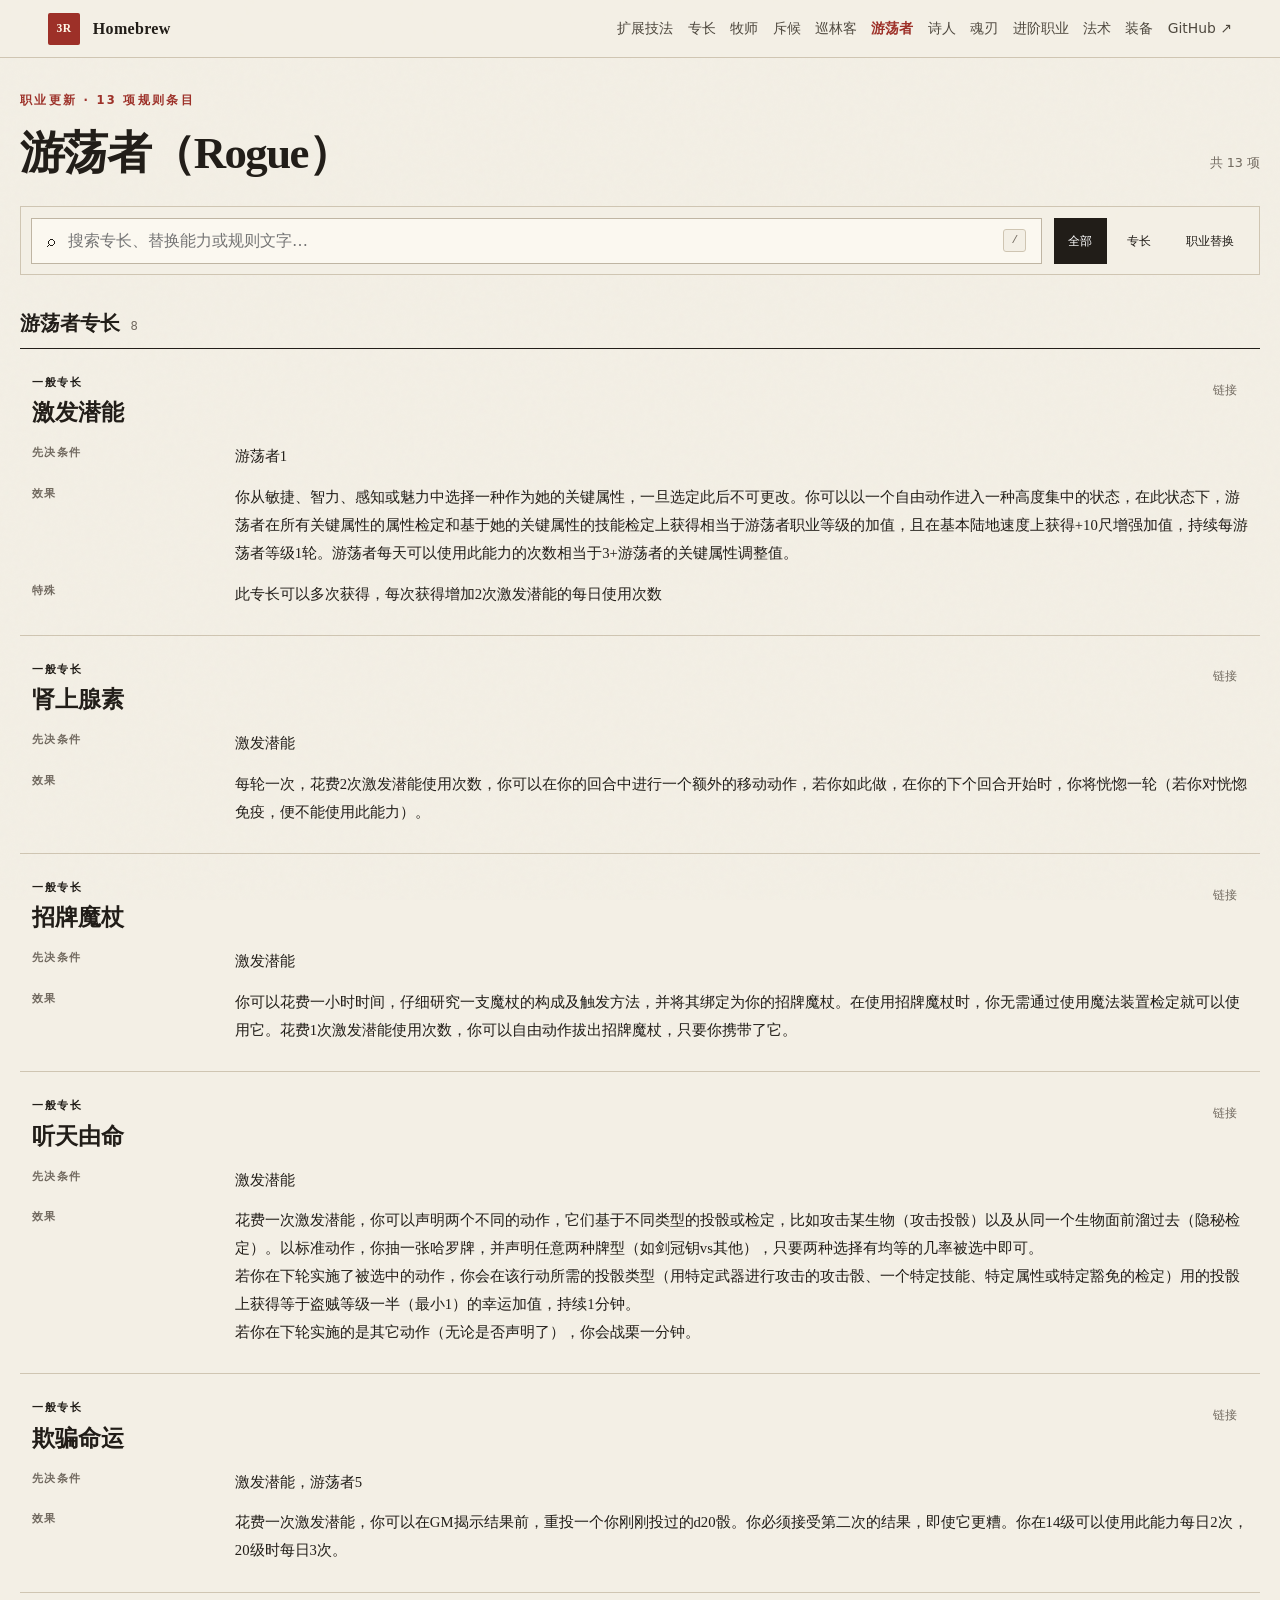
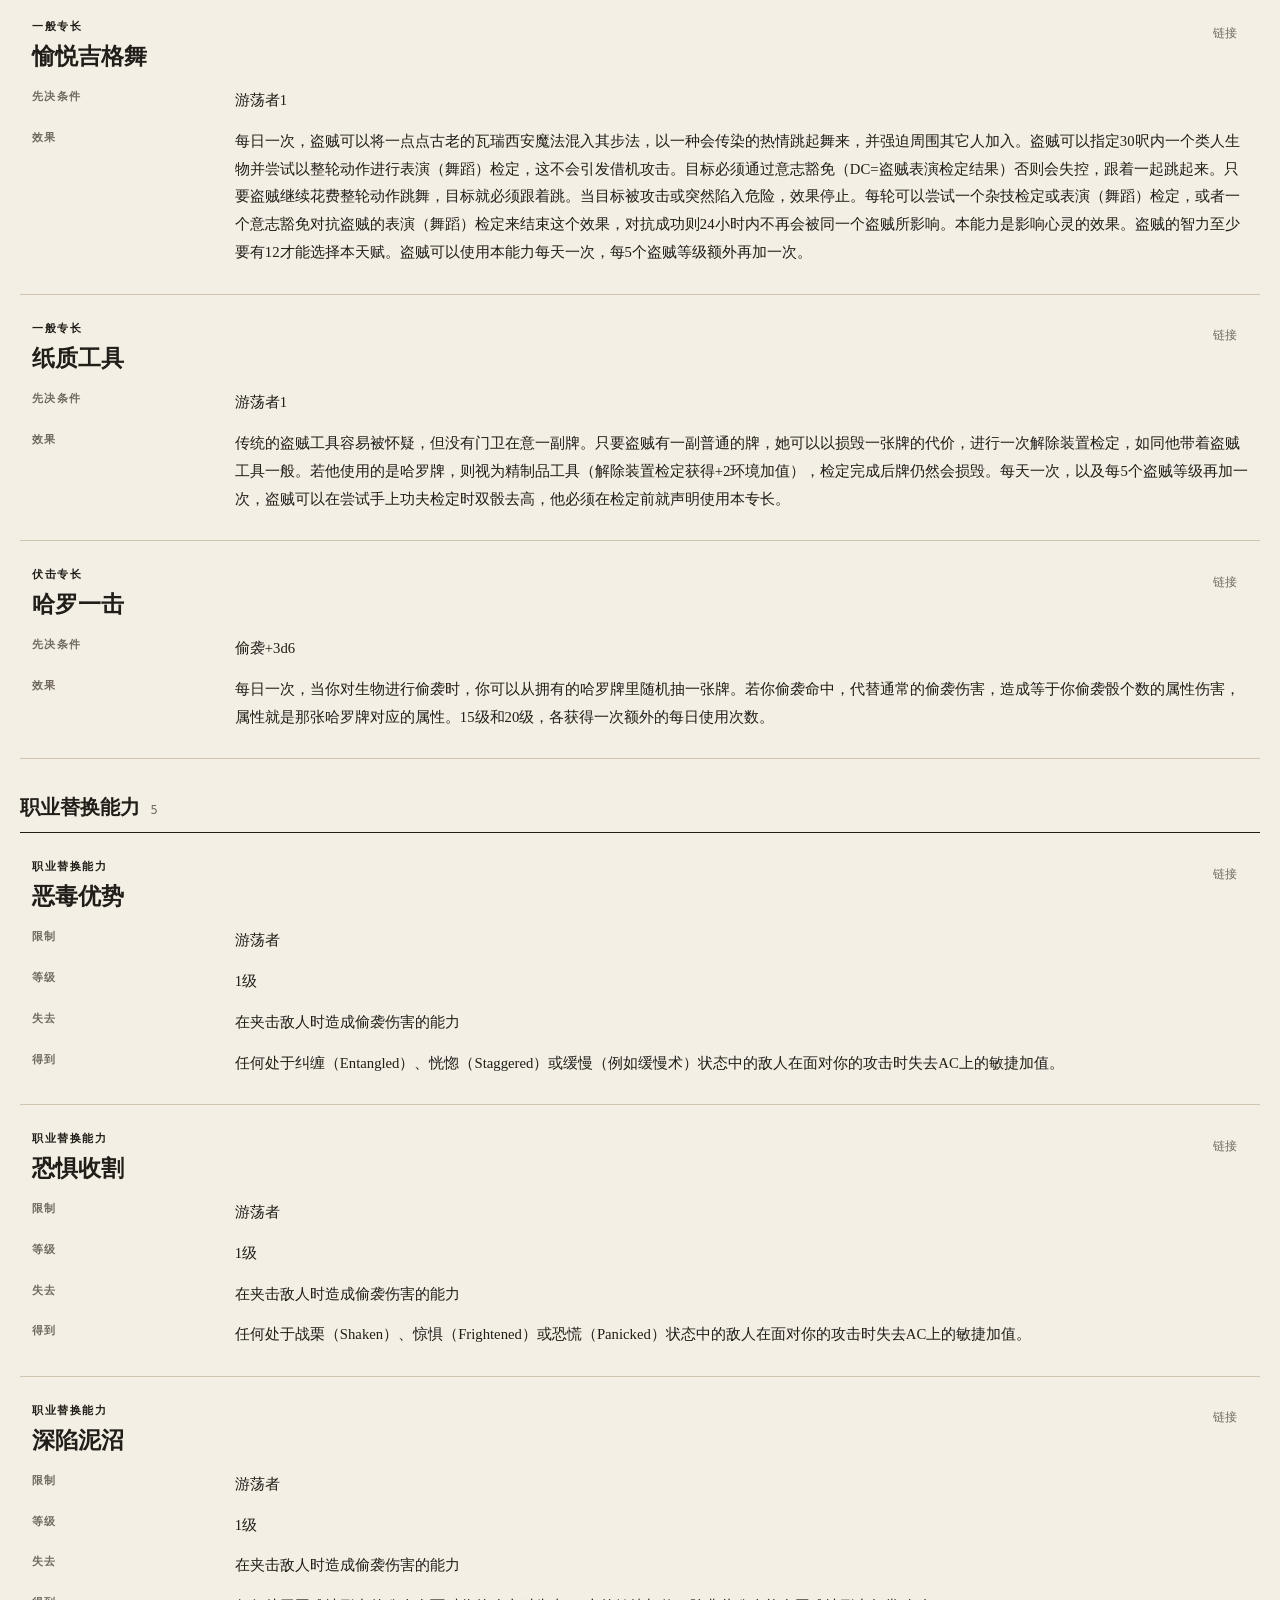
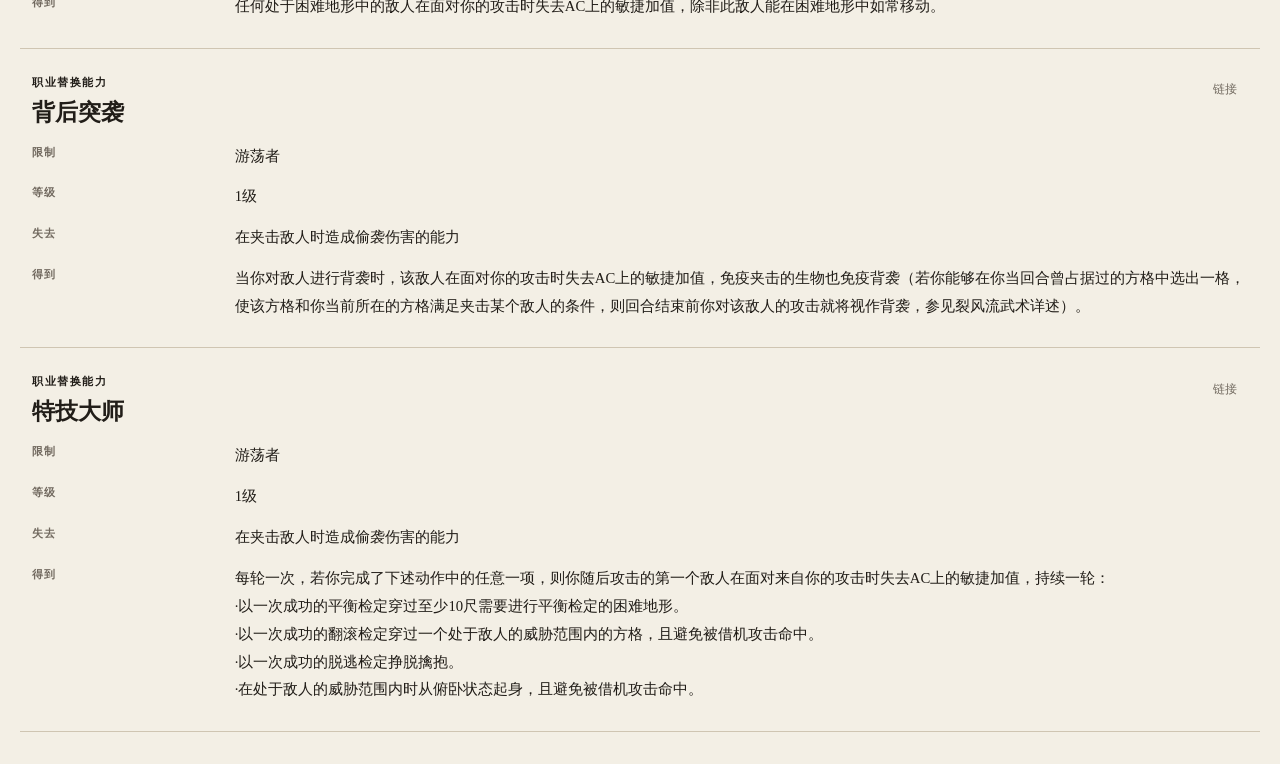
<file: rogue-update.html>
<!doctype html>
<html lang="zh-CN">
  <head>
    <meta charset="UTF-8" />
    <meta name="viewport" content="width=device-width, initial-scale=1.0" />
    <meta name="theme-color" content="#16130f" />
    <meta name="description" content="D&D 3.5e 中文房规：游荡者专长、哈罗选项与职业替换能力更新。" />
    <meta property="og:title" content="游荡者更新｜3R Homebrew" />
    <meta property="og:description" content="游荡者专长、哈罗选项与职业替换能力。" />
    <meta property="og:type" content="article" />
    <meta property="og:url" content="https://trafifholz.github.io/3r-homebrew/rogue-update.html" />
    <meta name="twitter:card" content="summary" />
    <title>游荡者更新｜3R Homebrew</title>
    <link rel="icon" href="assets/favicon.svg" type="image/svg+xml" />
    <link rel="stylesheet" href="styles.css" />
    <script src="rogue-library.js" defer></script>
  </head>
  <body>
    <header class="site-header">
      <a class="brand" href="index.html"><span class="brand-mark" aria-hidden="true">3R</span><strong>Homebrew</strong></a>
      <nav aria-label="主导航"><a href="index.html">扩展技法</a><a href="feats.html">专长</a><a href="cleric-variants.html">牧师</a><a href="scout-rework.html">斥候</a><a href="ranger-update.html">巡林客</a><a href="rogue-update.html" aria-current="page">游荡者</a><a href="bard-movements.html">诗人</a><a href="soulknife.html">魂刃</a><a href="prestige-classes.html">进阶职业</a><a href="harrowing.html">法术</a><a href="equipment.html">装备</a><a href="https://github.com/TraFifholz/3r-homebrew" target="_blank" rel="noreferrer">GitHub ↗</a></nav>
    </header>
    <main>
      <section class="library section-shell ranger-library" id="library" aria-labelledby="library-title">
        <div class="section-heading library-heading"><div><p class="eyebrow">职业更新 · 13 项规则条目</p><h2 id="library-title">游荡者（Rogue）</h2></div><p id="result-count" role="status" aria-live="polite">共 13 项</p></div>
        <div class="toolbar scout-toolbar" aria-label="游荡者规则筛选工具">
          <label class="search-box"><span class="sr-only">搜索游荡者规则</span><span aria-hidden="true">⌕</span><input id="search" type="search" placeholder="搜索专长、替换能力或规则文字…" autocomplete="off" /><kbd>/</kbd></label>
          <div class="type-filters" id="rogue-filters" role="group" aria-label="按规则分类筛选"><button class="filter is-active" type="button" data-category="全部" aria-pressed="true">全部</button><button class="filter" type="button" data-category="feat" aria-pressed="false">专长</button><button class="filter" type="button" data-category="variant" aria-pressed="false">职业替换</button></div>
        </div>
        <section class="scout-section" data-section="feat"><h3>游荡者专长 <span>8</span></h3><div class="scout-entries"><article class="scout-entry" id="rogue-feat-01" data-category="feat">
      <header><div><p class="type-label">一般专长</p><h3>激发潜能</h3></div><button class="copy-link" type="button" data-anchor="rogue-feat-01">链接</button></header>
      <dl class="entry-fields"><div><dt>先决条件</dt><dd>游荡者1</dd></div>
<div><dt>效果</dt><dd>你从敏捷、智力、感知或魅力中选择一种作为她的关键属性，一旦选定此后不可更改。你可以以一个自由动作进入一种高度集中的状态，在此状态下，游荡者在所有关键属性的属性检定和基于她的关键属性的技能检定上获得相当于游荡者职业等级的加值，且在基本陆地速度上获得+10尺增强加值，持续每游荡者等级1轮。游荡者每天可以使用此能力的次数相当于3+游荡者的关键属性调整值。</dd></div>
<div><dt>特殊</dt><dd>此专长可以多次获得，每次获得增加2次激发潜能的每日使用次数</dd></div></dl>
    </article>
<article class="scout-entry" id="rogue-feat-02" data-category="feat">
      <header><div><p class="type-label">一般专长</p><h3>肾上腺素</h3></div><button class="copy-link" type="button" data-anchor="rogue-feat-02">链接</button></header>
      <dl class="entry-fields"><div><dt>先决条件</dt><dd>激发潜能</dd></div>
<div><dt>效果</dt><dd>每轮一次，花费2次激发潜能使用次数，你可以在你的回合中进行一个额外的移动动作，若你如此做，在你的下个回合开始时，你将恍惚一轮（若你对恍惚免疫，便不能使用此能力）。</dd></div></dl>
    </article>
<article class="scout-entry" id="rogue-feat-03" data-category="feat">
      <header><div><p class="type-label">一般专长</p><h3>招牌魔杖</h3></div><button class="copy-link" type="button" data-anchor="rogue-feat-03">链接</button></header>
      <dl class="entry-fields"><div><dt>先决条件</dt><dd>激发潜能</dd></div>
<div><dt>效果</dt><dd>你可以花费一小时时间，仔细研究一支魔杖的构成及触发方法，并将其绑定为你的招牌魔杖。在使用招牌魔杖时，你无需通过使用魔法装置检定就可以使用它。花费1次激发潜能使用次数，你可以自由动作拔出招牌魔杖，只要你携带了它。</dd></div></dl>
    </article>
<article class="scout-entry" id="rogue-feat-04" data-category="feat">
      <header><div><p class="type-label">一般专长</p><h3>听天由命</h3></div><button class="copy-link" type="button" data-anchor="rogue-feat-04">链接</button></header>
      <dl class="entry-fields"><div><dt>先决条件</dt><dd>激发潜能</dd></div>
<div><dt>效果</dt><dd>花费一次激发潜能，你可以声明两个不同的动作，它们基于不同类型的投骰或检定，比如攻击某生物（攻击投骰）以及从同一个生物面前溜过去（隐秘检定）。以标准动作，你抽一张哈罗牌，并声明任意两种牌型（如剑冠钥vs其他），只要两种选择有均等的几率被选中即可。<br>若你在下轮实施了被选中的动作，你会在该行动所需的投骰类型（用特定武器进行攻击的攻击骰、一个特定技能、特定属性或特定豁免的检定）用的投骰上获得等于盗贼等级一半（最小1）的幸运加值，持续1分钟。<br>若你在下轮实施的是其它动作（无论是否声明了），你会战栗一分钟。</dd></div></dl>
    </article>
<article class="scout-entry" id="rogue-feat-05" data-category="feat">
      <header><div><p class="type-label">一般专长</p><h3>欺骗命运</h3></div><button class="copy-link" type="button" data-anchor="rogue-feat-05">链接</button></header>
      <dl class="entry-fields"><div><dt>先决条件</dt><dd>激发潜能，游荡者5</dd></div>
<div><dt>效果</dt><dd>花费一次激发潜能，你可以在GM揭示结果前，重投一个你刚刚投过的d20骰。你必须接受第二次的结果，即使它更糟。你在14级可以使用此能力每日2次，20级时每日3次。</dd></div></dl>
    </article>
<article class="scout-entry" id="rogue-feat-06" data-category="feat">
      <header><div><p class="type-label">一般专长</p><h3>愉悦吉格舞</h3></div><button class="copy-link" type="button" data-anchor="rogue-feat-06">链接</button></header>
      <dl class="entry-fields"><div><dt>先决条件</dt><dd>游荡者1</dd></div>
<div><dt>效果</dt><dd>每日一次，盗贼可以将一点点古老的瓦瑞西安魔法混入其步法，以一种会传染的热情跳起舞来，并强迫周围其它人加入。盗贼可以指定30呎内一个类人生物并尝试以整轮动作进行表演（舞蹈）检定，这不会引发借机攻击。目标必须通过意志豁免（DC=盗贼表演检定结果）否则会失控，跟着一起跳起来。只要盗贼继续花费整轮动作跳舞，目标就必须跟着跳。当目标被攻击或突然陷入危险，效果停止。每轮可以尝试一个杂技检定或表演（舞蹈）检定，或者一个意志豁免对抗盗贼的表演（舞蹈）检定来结束这个效果，对抗成功则24小时内不再会被同一个盗贼所影响。本能力是影响心灵的效果。盗贼的智力至少要有12才能选择本天赋。盗贼可以使用本能力每天一次，每5个盗贼等级额外再加一次。</dd></div></dl>
    </article>
<article class="scout-entry" id="rogue-feat-07" data-category="feat">
      <header><div><p class="type-label">一般专长</p><h3>纸质工具</h3></div><button class="copy-link" type="button" data-anchor="rogue-feat-07">链接</button></header>
      <dl class="entry-fields"><div><dt>先决条件</dt><dd>游荡者1</dd></div>
<div><dt>效果</dt><dd>传统的盗贼工具容易被怀疑，但没有门卫在意一副牌。只要盗贼有一副普通的牌，她可以以损毁一张牌的代价，进行一次解除装置检定，如同他带着盗贼工具一般。若他使用的是哈罗牌，则视为精制品工具（解除装置检定获得+2环境加值），检定完成后牌仍然会损毁。每天一次，以及每5个盗贼等级再加一次，盗贼可以在尝试手上功夫检定时双骰去高，他必须在检定前就声明使用本专长。</dd></div></dl>
    </article>
<article class="scout-entry" id="rogue-feat-08" data-category="feat">
      <header><div><p class="type-label">伏击专长</p><h3>哈罗一击</h3></div><button class="copy-link" type="button" data-anchor="rogue-feat-08">链接</button></header>
      <dl class="entry-fields"><div><dt>先决条件</dt><dd>偷袭+3d6</dd></div>
<div><dt>效果</dt><dd>每日一次，当你对生物进行偷袭时，你可以从拥有的哈罗牌里随机抽一张牌。若你偷袭命中，代替通常的偷袭伤害，造成等于你偷袭骰个数的属性伤害，属性就是那张哈罗牌对应的属性。15级和20级，各获得一次额外的每日使用次数。</dd></div></dl>
    </article></div></section>
        <section class="scout-section" data-section="variant"><h3>职业替换能力 <span>5</span></h3><div class="scout-entries"><article class="scout-entry" id="rogue-variant-09" data-category="variant">
      <header><div><p class="type-label">职业替换能力</p><h3>恶毒优势</h3></div><button class="copy-link" type="button" data-anchor="rogue-variant-09">链接</button></header>
      <dl class="entry-fields"><div><dt>限制</dt><dd>游荡者</dd></div>
<div><dt>等级</dt><dd>1级</dd></div>
<div><dt>失去</dt><dd>在夹击敌人时造成偷袭伤害的能力</dd></div>
<div><dt>得到</dt><dd>任何处于纠缠（Entangled）、恍惚（Staggered）或缓慢（例如缓慢术）状态中的敌人在面对你的攻击时失去AC上的敏捷加值。</dd></div></dl>
    </article>
<article class="scout-entry" id="rogue-variant-10" data-category="variant">
      <header><div><p class="type-label">职业替换能力</p><h3>恐惧收割</h3></div><button class="copy-link" type="button" data-anchor="rogue-variant-10">链接</button></header>
      <dl class="entry-fields"><div><dt>限制</dt><dd>游荡者</dd></div>
<div><dt>等级</dt><dd>1级</dd></div>
<div><dt>失去</dt><dd>在夹击敌人时造成偷袭伤害的能力</dd></div>
<div><dt>得到</dt><dd>任何处于战栗（Shaken）、惊惧（Frightened）或恐慌（Panicked）状态中的敌人在面对你的攻击时失去AC上的敏捷加值。</dd></div></dl>
    </article>
<article class="scout-entry" id="rogue-variant-11" data-category="variant">
      <header><div><p class="type-label">职业替换能力</p><h3>深陷泥沼</h3></div><button class="copy-link" type="button" data-anchor="rogue-variant-11">链接</button></header>
      <dl class="entry-fields"><div><dt>限制</dt><dd>游荡者</dd></div>
<div><dt>等级</dt><dd>1级</dd></div>
<div><dt>失去</dt><dd>在夹击敌人时造成偷袭伤害的能力</dd></div>
<div><dt>得到</dt><dd>任何处于困难地形中的敌人在面对你的攻击时失去AC上的敏捷加值，除非此敌人能在困难地形中如常移动。</dd></div></dl>
    </article>
<article class="scout-entry" id="rogue-variant-12" data-category="variant">
      <header><div><p class="type-label">职业替换能力</p><h3>背后突袭</h3></div><button class="copy-link" type="button" data-anchor="rogue-variant-12">链接</button></header>
      <dl class="entry-fields"><div><dt>限制</dt><dd>游荡者</dd></div>
<div><dt>等级</dt><dd>1级</dd></div>
<div><dt>失去</dt><dd>在夹击敌人时造成偷袭伤害的能力</dd></div>
<div><dt>得到</dt><dd>当你对敌人进行背袭时，该敌人在面对你的攻击时失去AC上的敏捷加值，免疫夹击的生物也免疫背袭（若你能够在你当回合曾占据过的方格中选出一格，使该方格和你当前所在的方格满足夹击某个敌人的条件，则回合结束前你对该敌人的攻击就将视作背袭，参见裂风流武术详述）。</dd></div></dl>
    </article>
<article class="scout-entry" id="rogue-variant-13" data-category="variant">
      <header><div><p class="type-label">职业替换能力</p><h3>特技大师</h3></div><button class="copy-link" type="button" data-anchor="rogue-variant-13">链接</button></header>
      <dl class="entry-fields"><div><dt>限制</dt><dd>游荡者</dd></div>
<div><dt>等级</dt><dd>1级</dd></div>
<div><dt>失去</dt><dd>在夹击敌人时造成偷袭伤害的能力</dd></div>
<div><dt>得到</dt><dd>每轮一次，若你完成了下述动作中的任意一项，则你随后攻击的第一个敌人在面对来自你的攻击时失去AC上的敏捷加值，持续一轮：<br>·以一次成功的平衡检定穿过至少10尺需要进行平衡检定的困难地形。<br>·以一次成功的翻滚检定穿过一个处于敌人的威胁范围内的方格，且避免被借机攻击命中。<br>·以一次成功的脱逃检定挣脱擒抱。<br>·在处于敌人的威胁范围内时从俯卧状态起身，且避免被借机攻击命中。</dd></div></dl>
    </article></div></section>
        <div class="empty-state" id="rogue-empty" hidden><p class="empty-glyph" aria-hidden="true">∅</p><h3>没有找到对应规则</h3><p>试试缩短关键词或切换分类。</p><button class="button button-ghost" id="clear-rogue" type="button">清除筛选</button></div>
      </section>
    </main>
  </body>
</html>
</file>
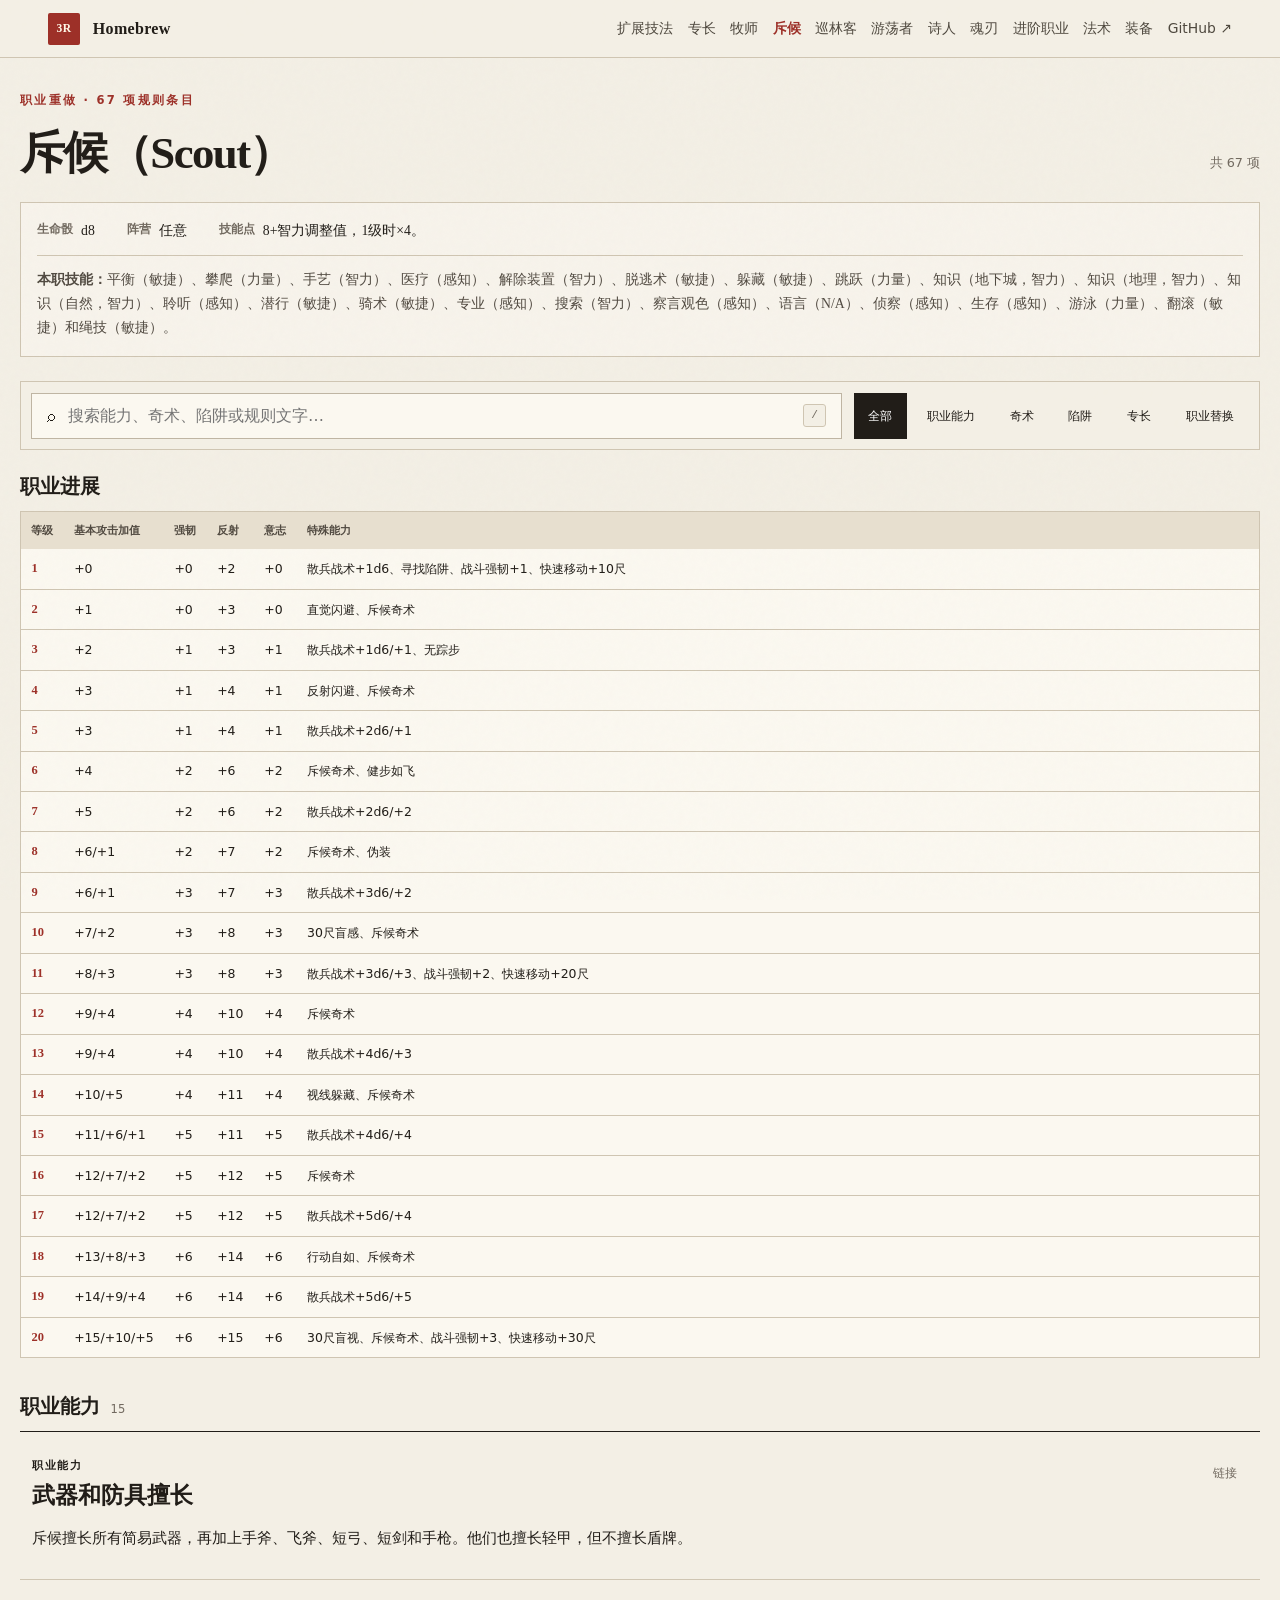
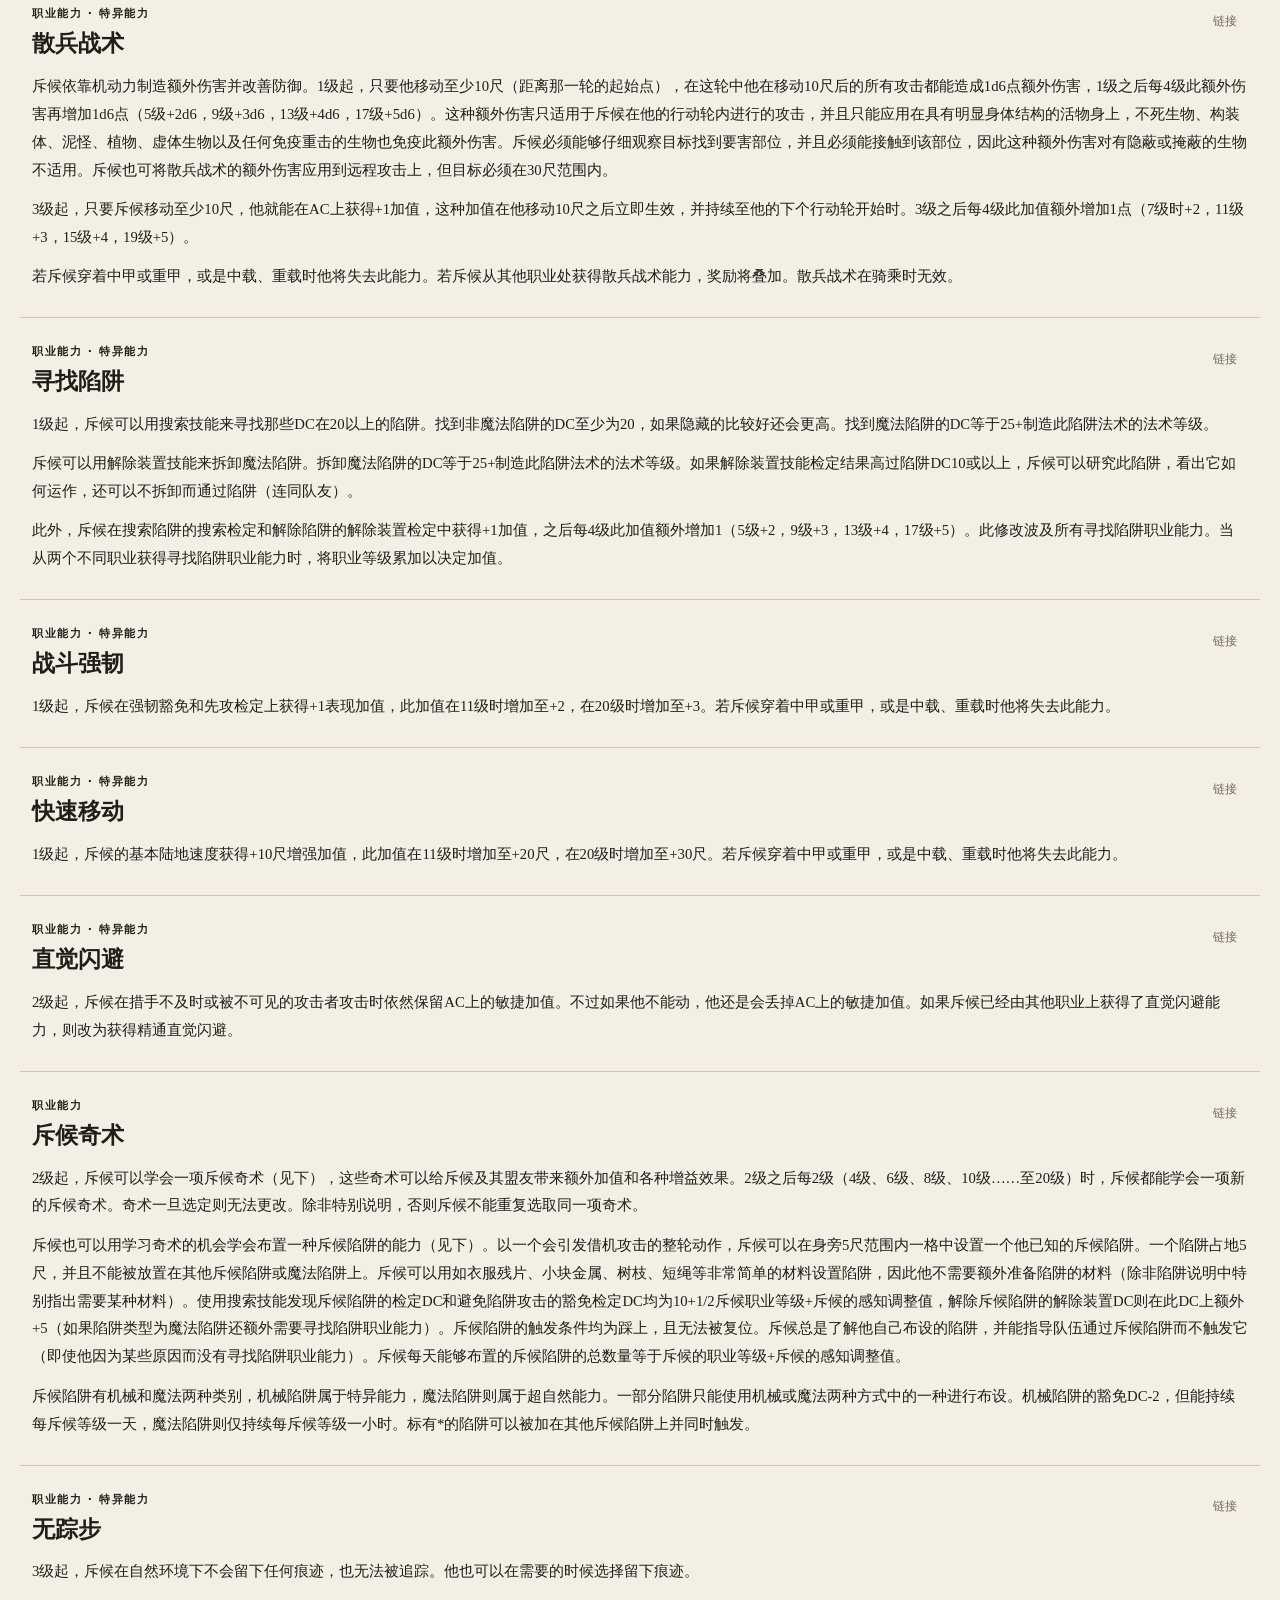
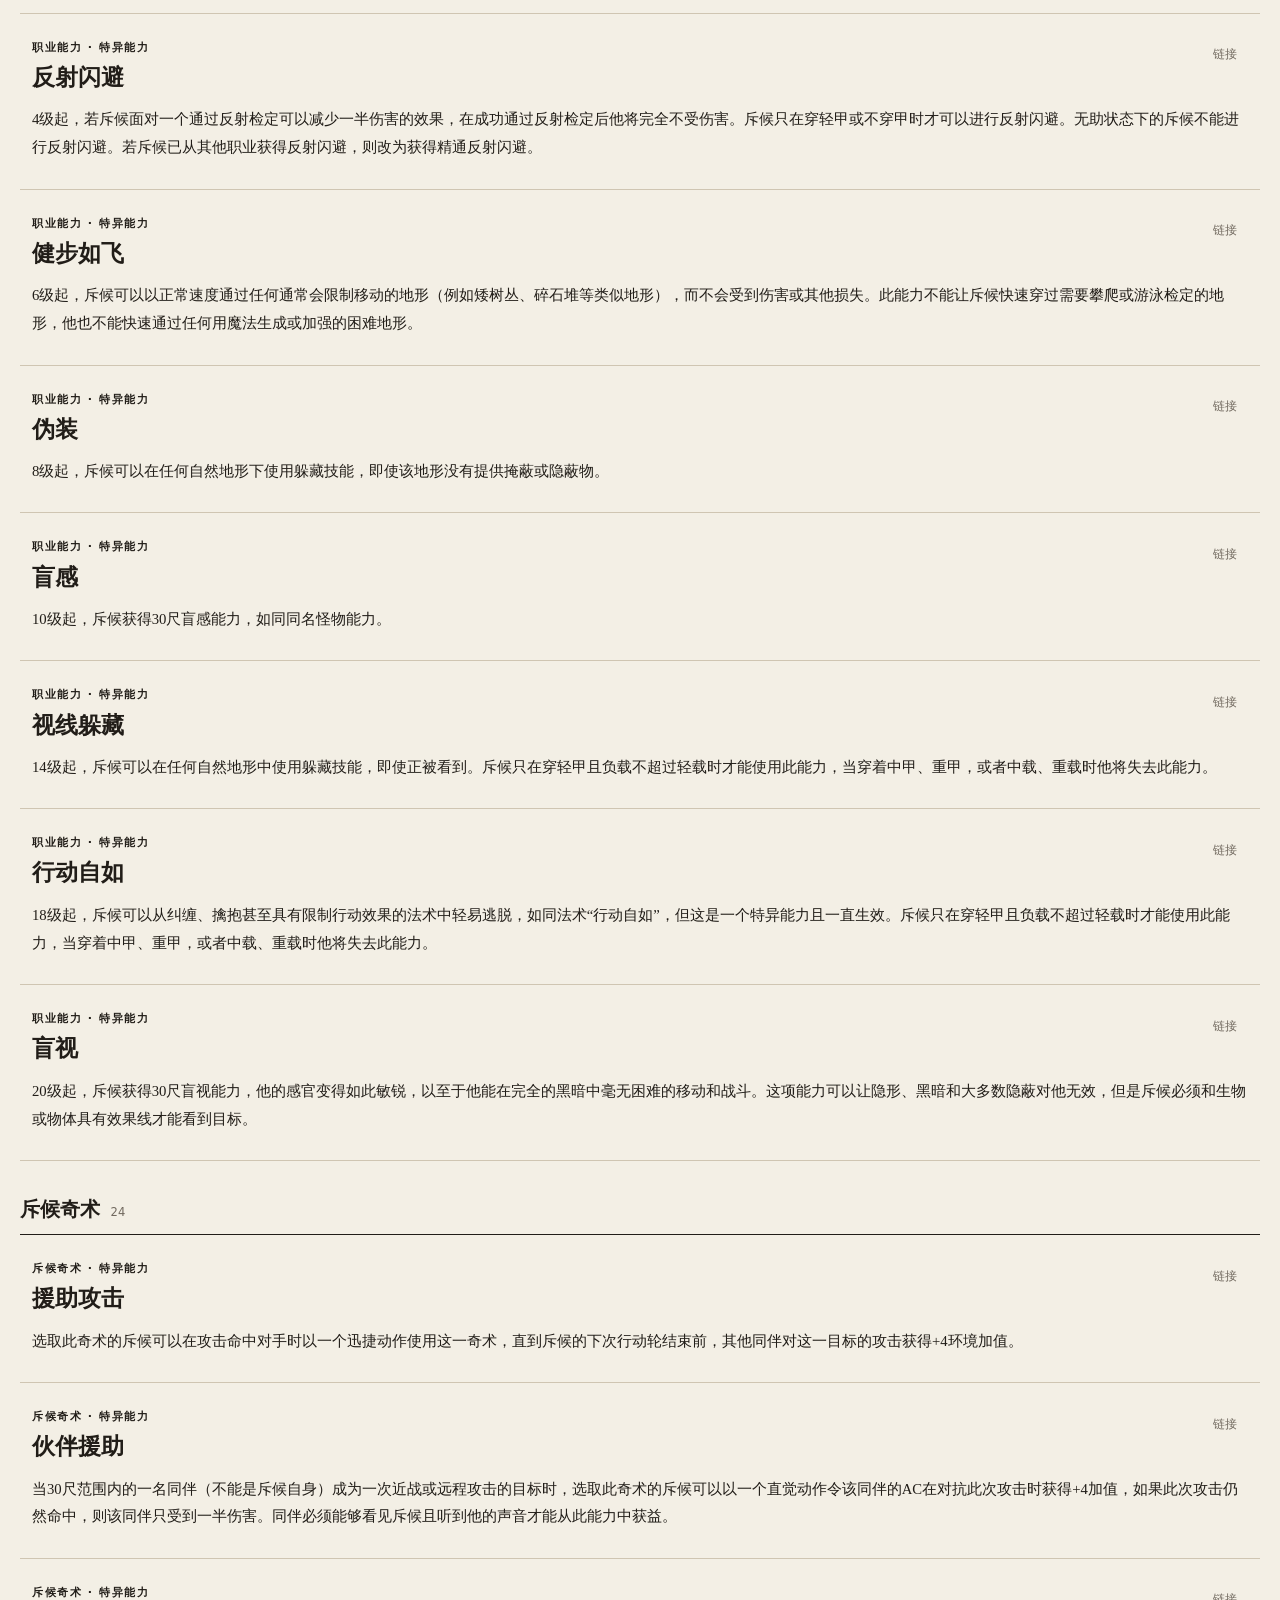
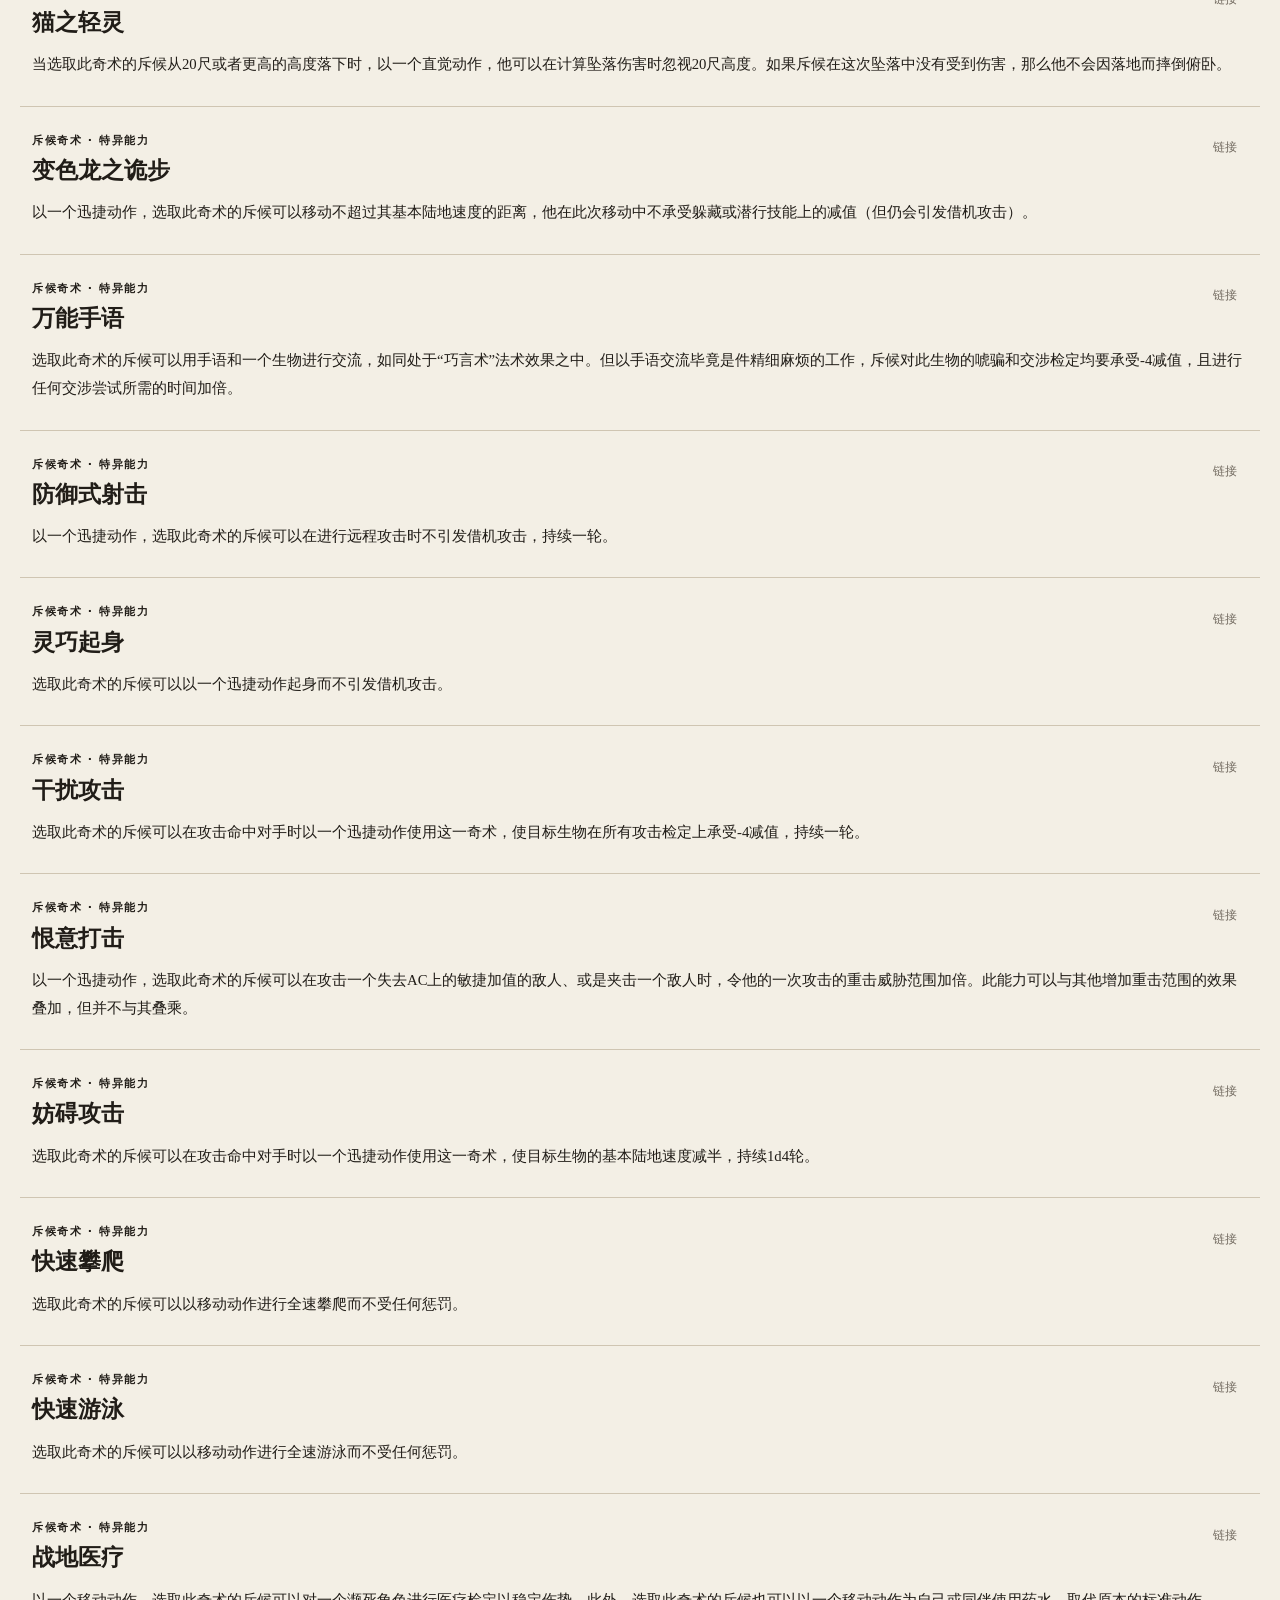
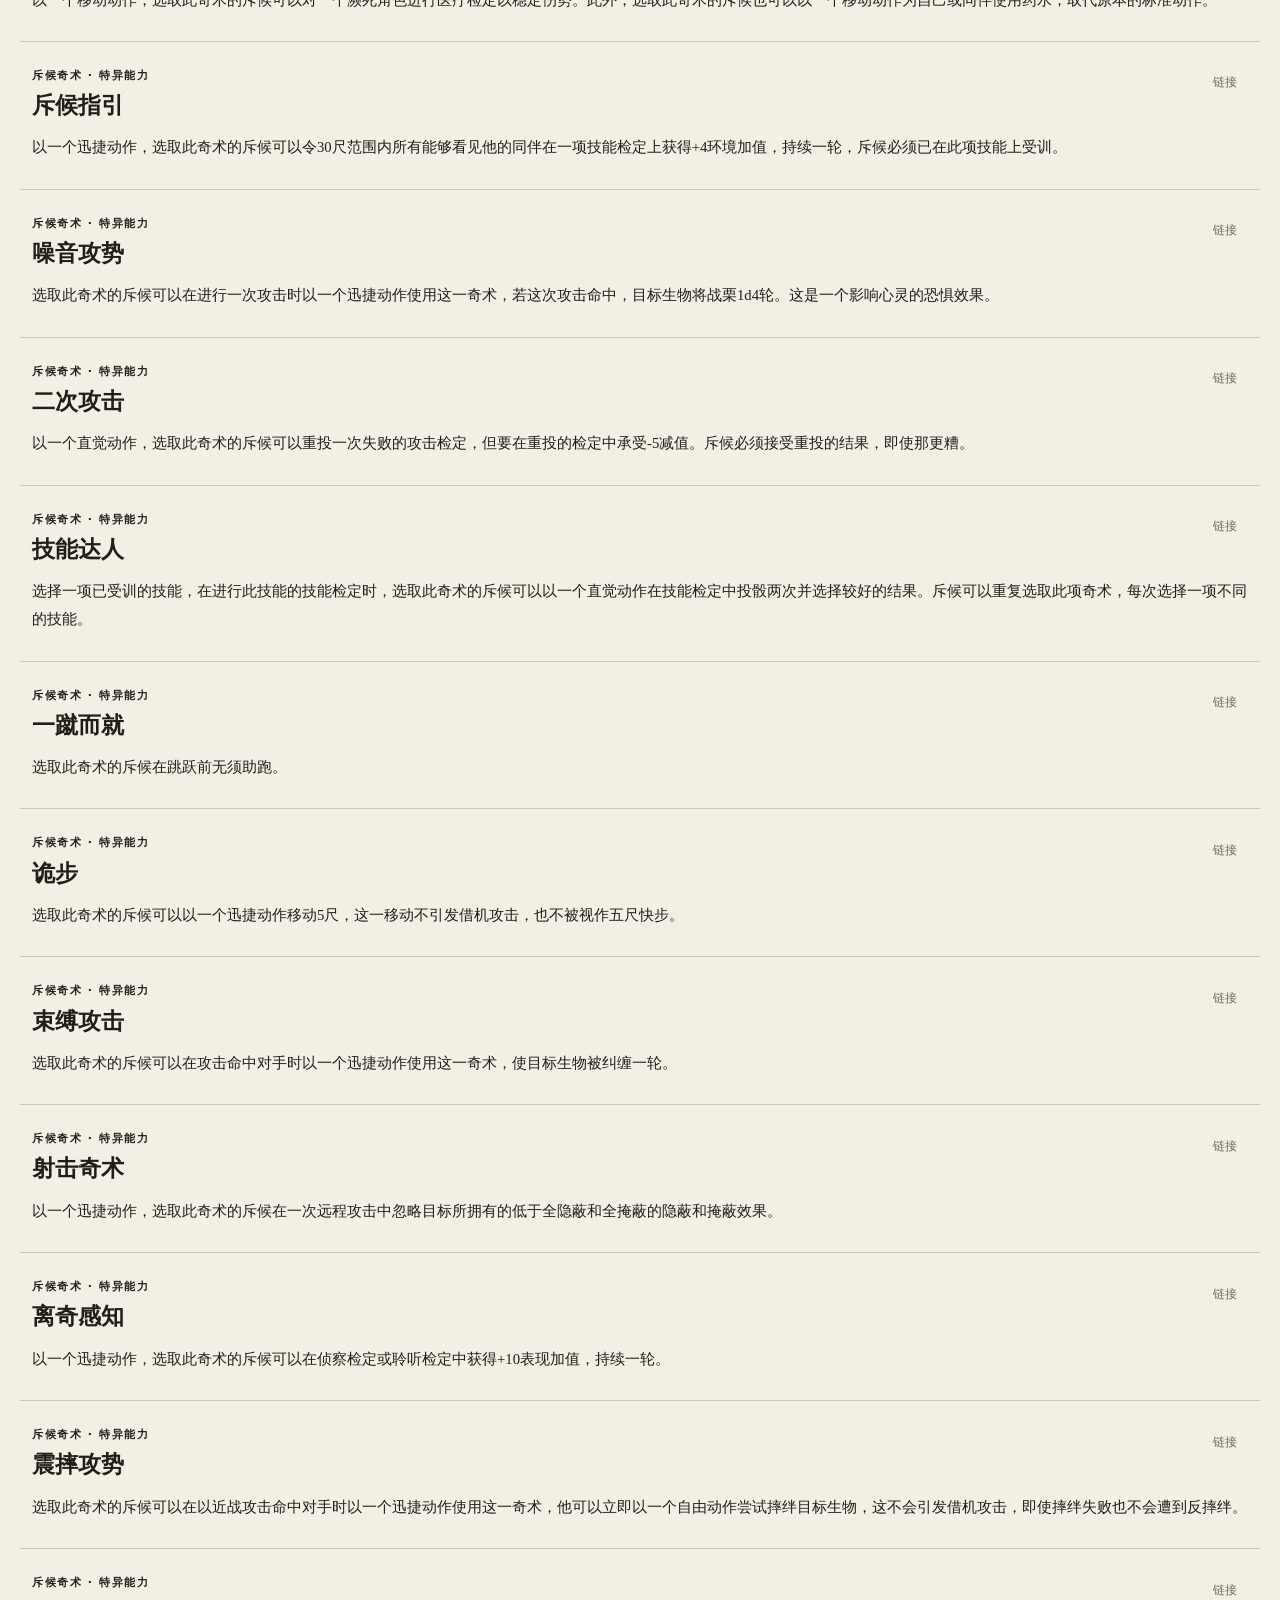
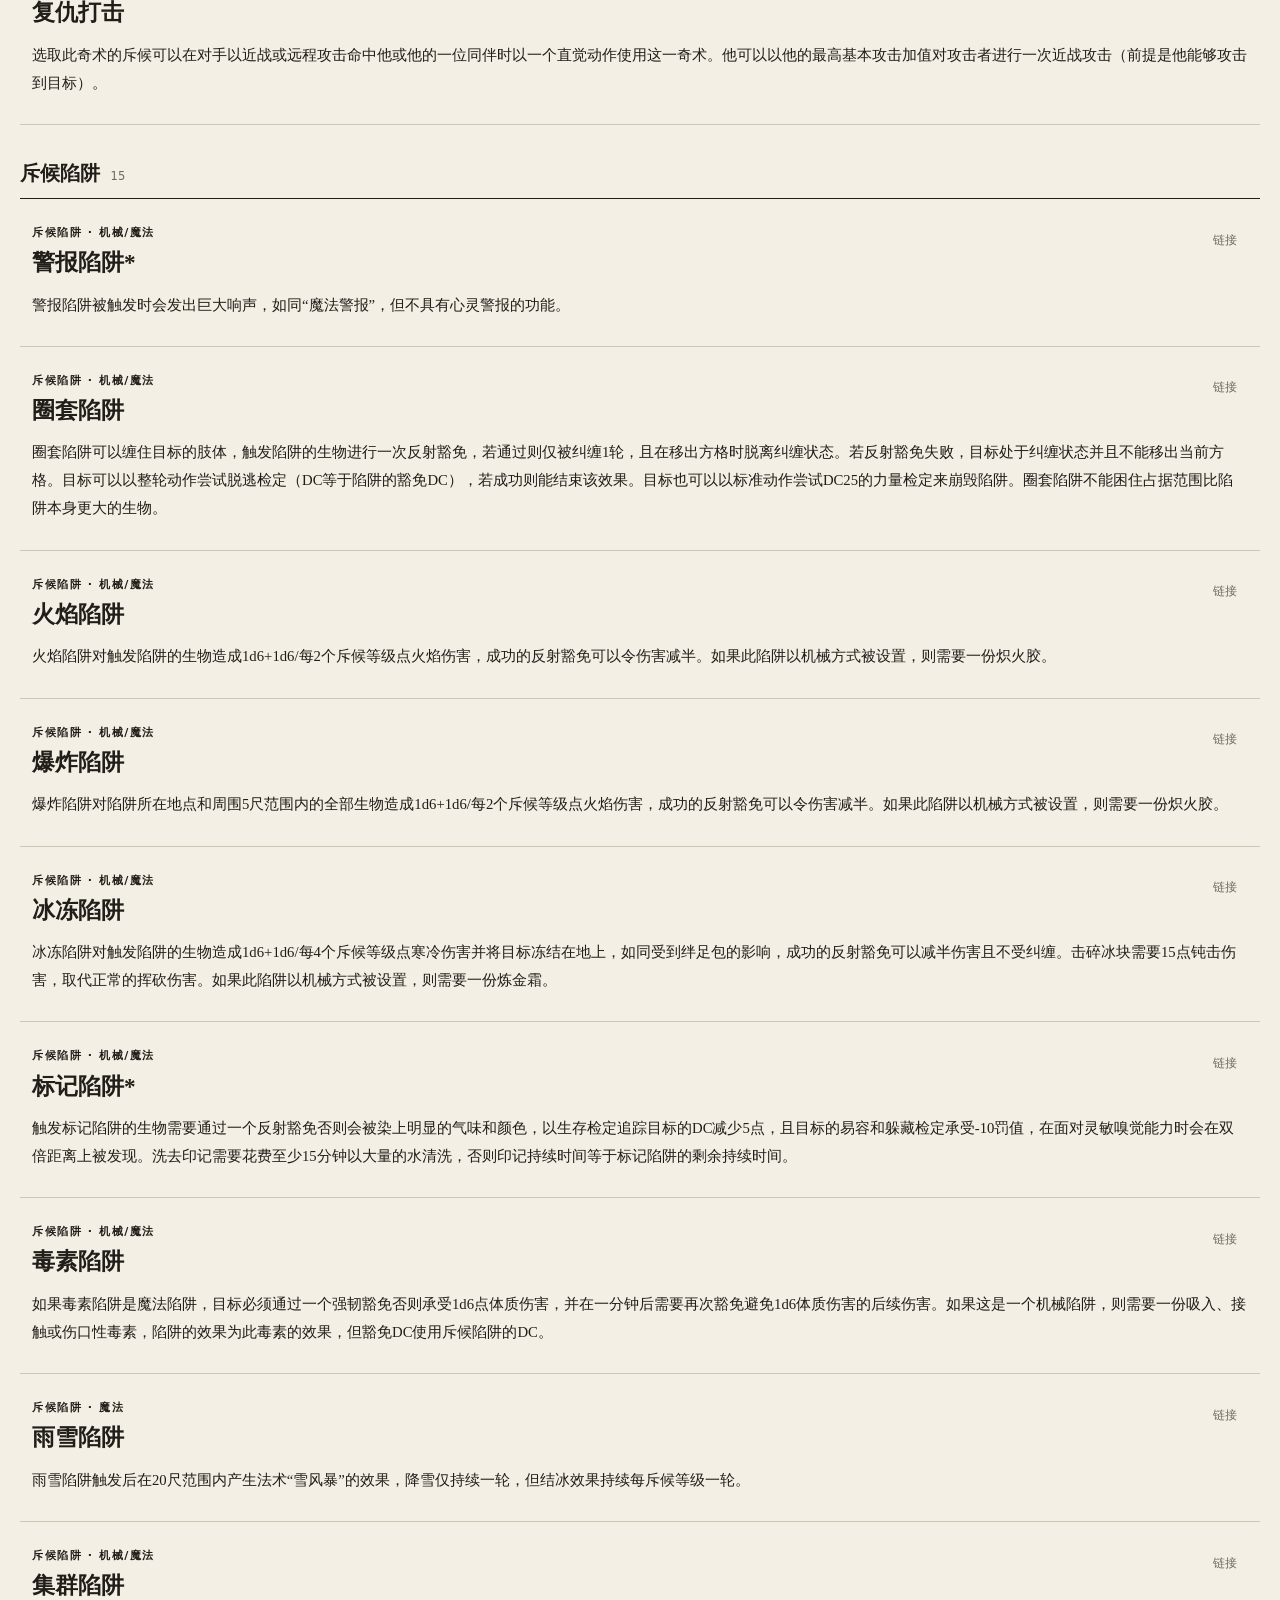
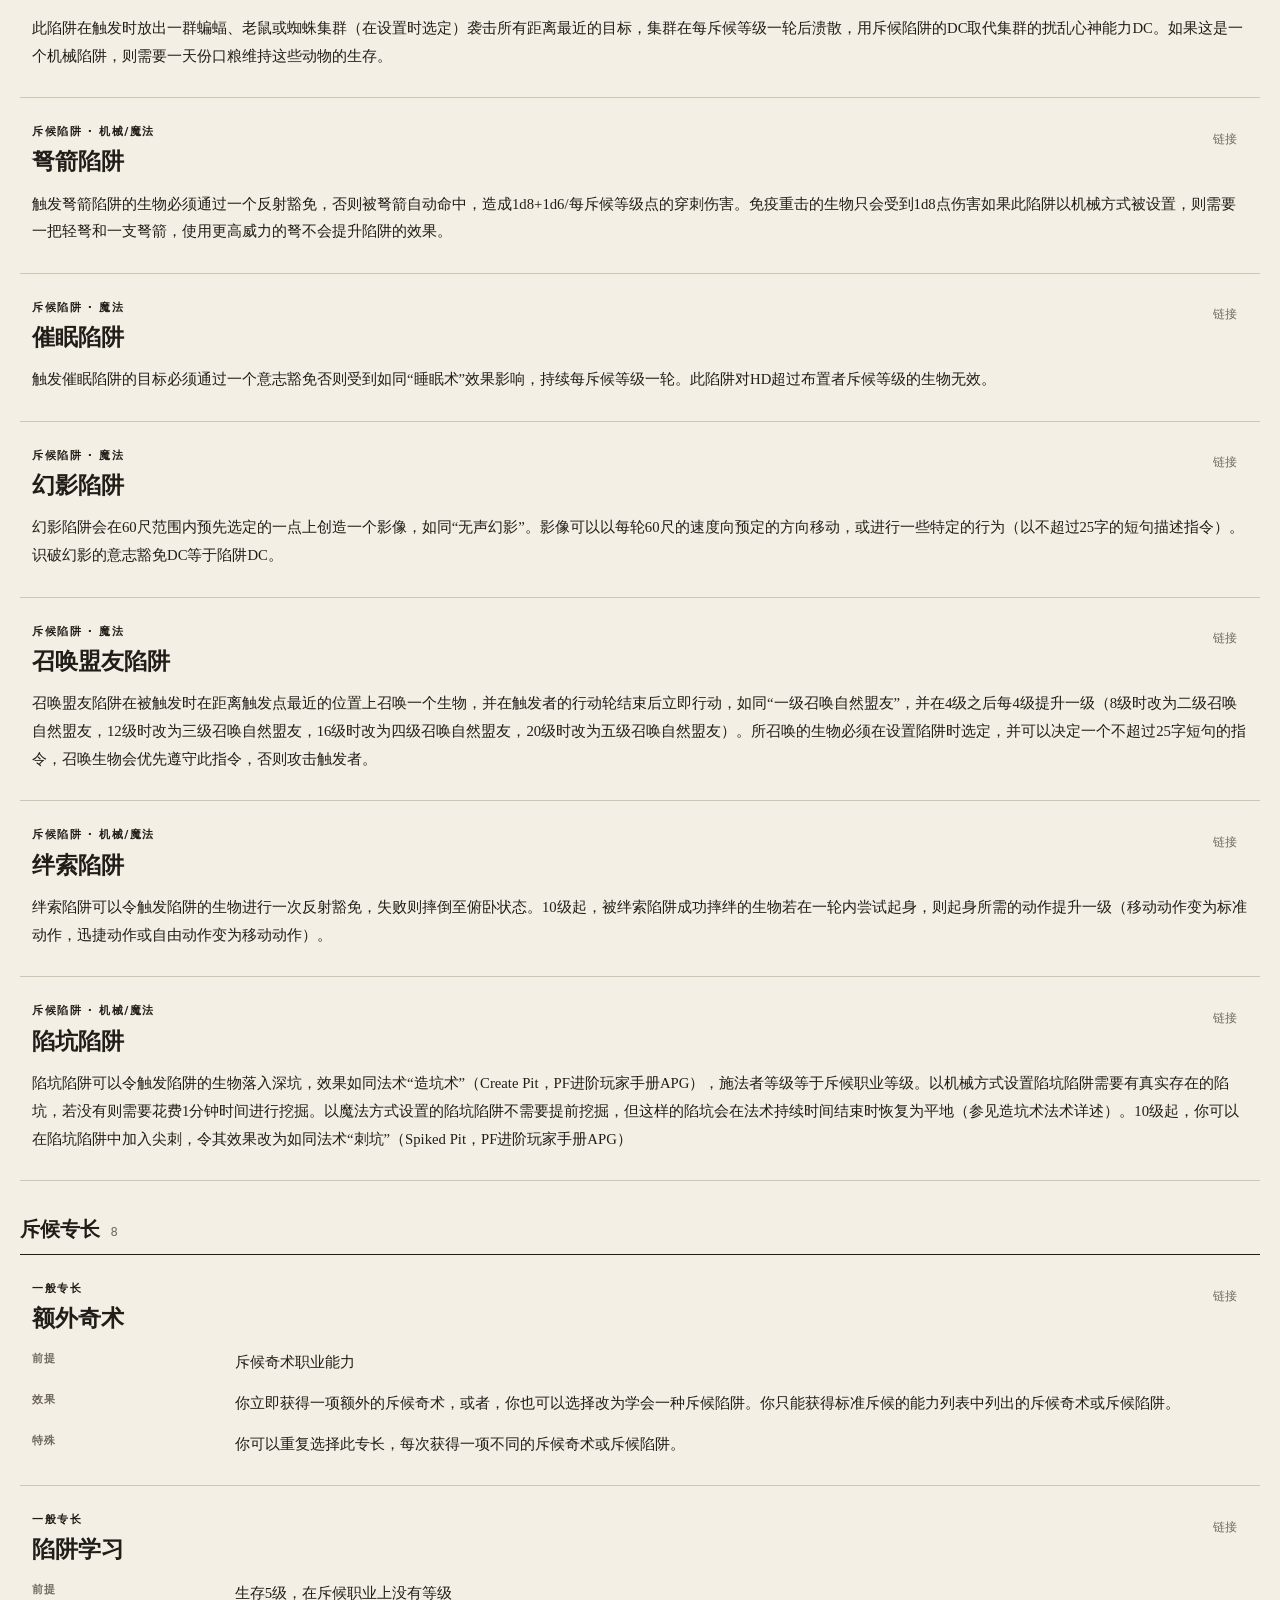
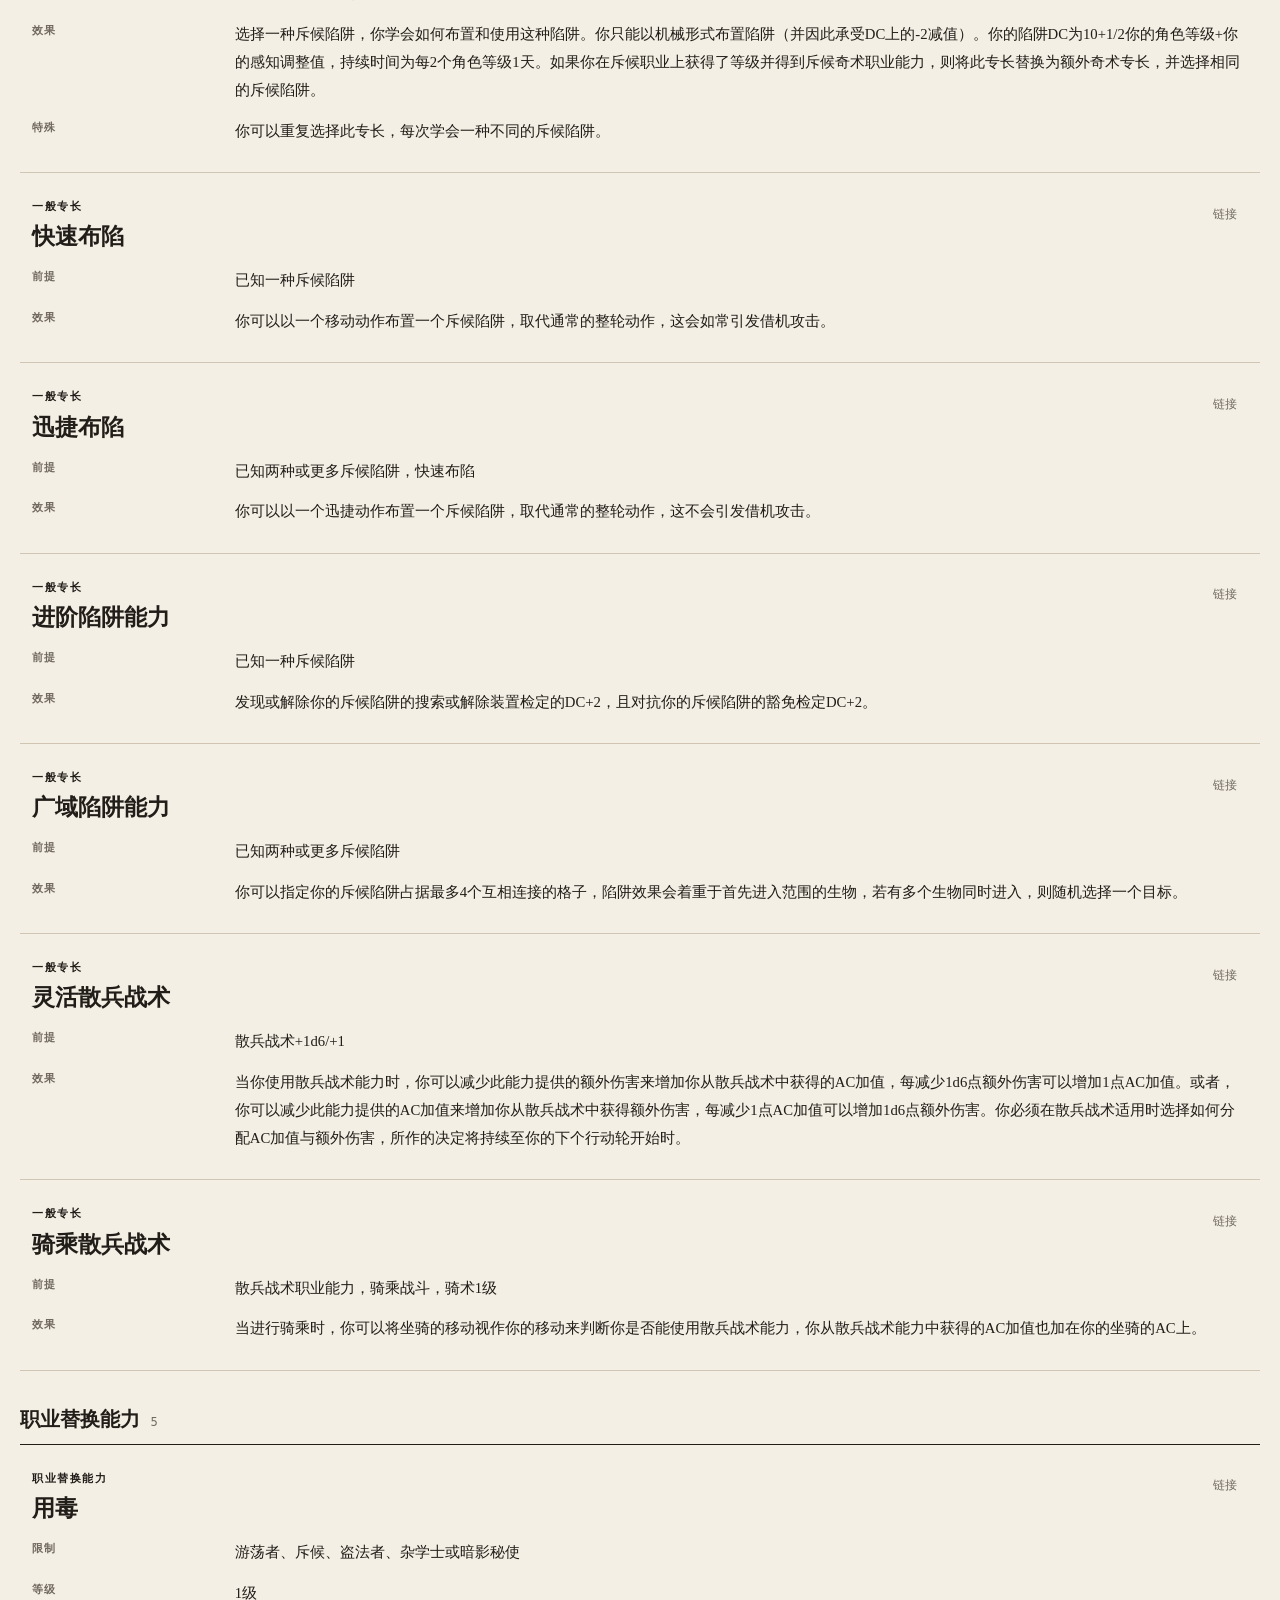
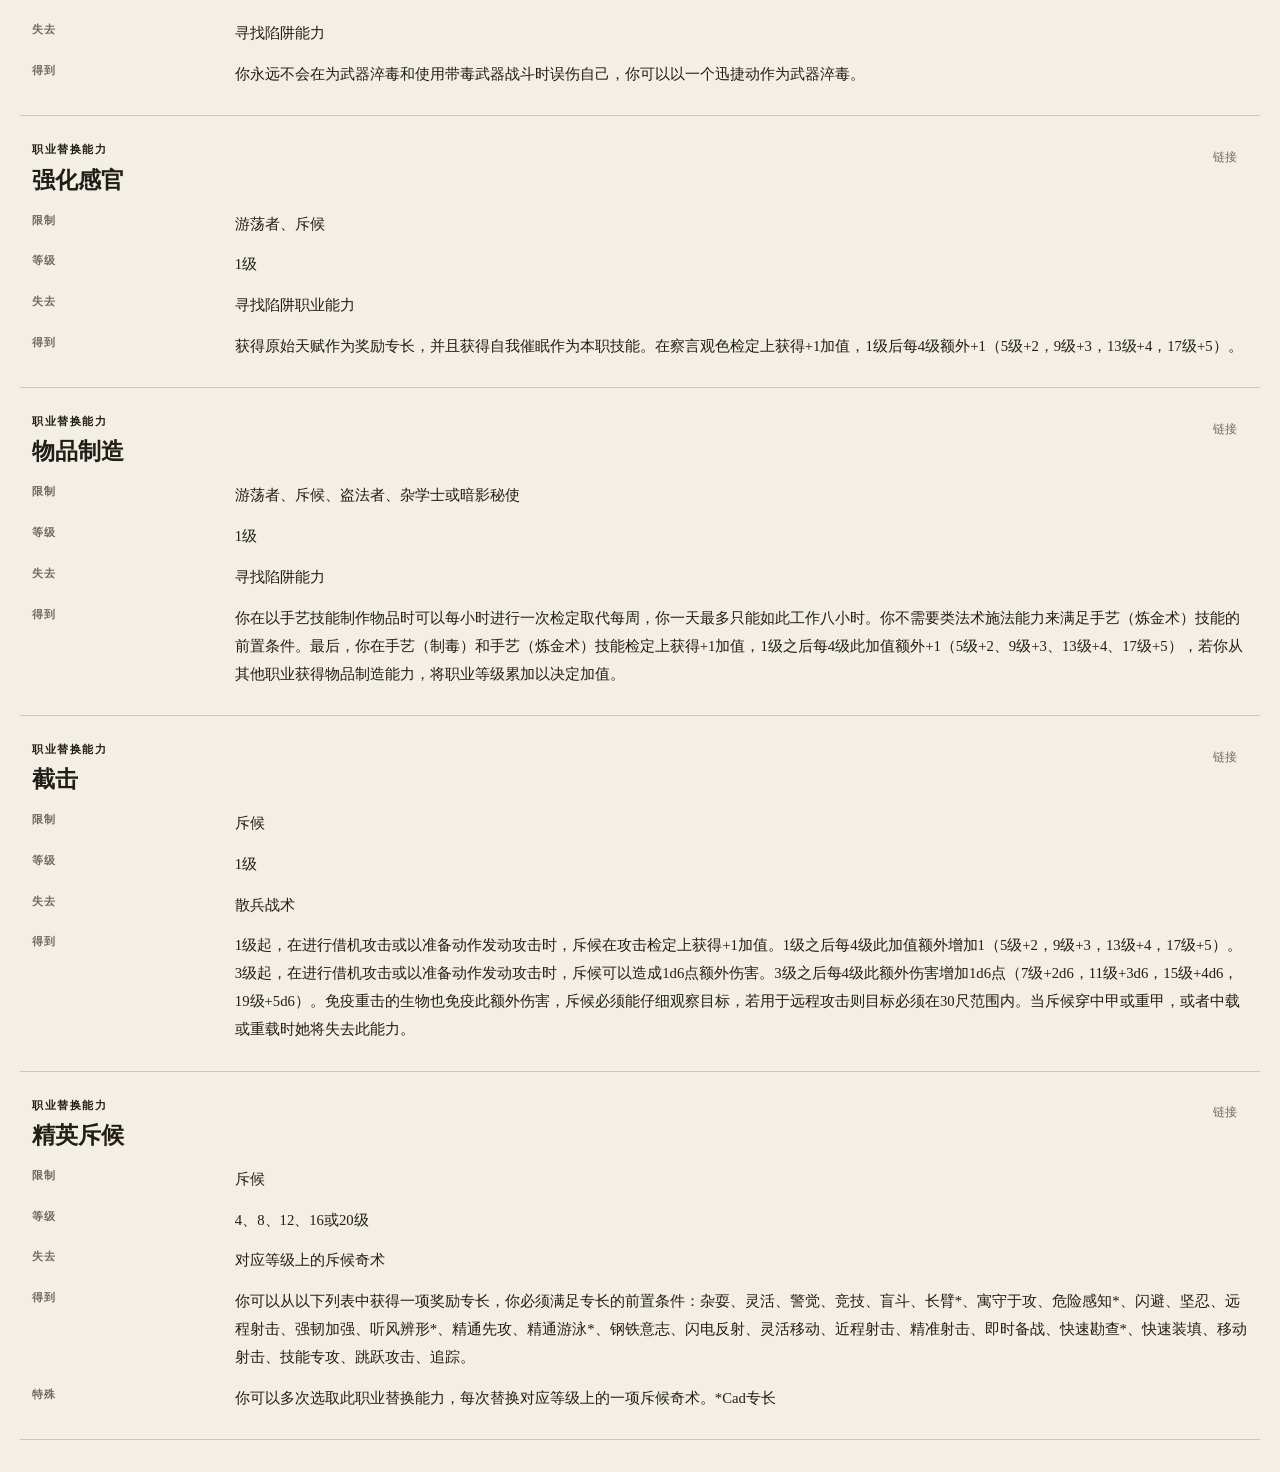
<file: scout-rework.html>
<!doctype html>
<html lang="zh-CN">
  <head>
    <meta charset="UTF-8" />
    <meta name="viewport" content="width=device-width, initial-scale=1.0" />
    <meta name="theme-color" content="#16130f" />
    <meta name="description" content="D&D 3.5e 中文房规：斥候职业重做，包含20级进展、斥候奇术、陷阱、专长与职业替换能力。" />
    <meta property="og:title" content="斥候重做｜3R Homebrew" />
    <meta property="og:description" content="完整的 D&D 3.5e 斥候职业重做规则。" />
    <meta property="og:type" content="article" />
    <meta property="og:url" content="https://trafifholz.github.io/3r-homebrew/scout-rework.html" />
    <meta name="twitter:card" content="summary" />
    <title>斥候重做｜3R Homebrew</title>
    <link rel="icon" href="assets/favicon.svg" type="image/svg+xml" />
    <link rel="stylesheet" href="styles.css" />
    <script src="scout-library.js" defer></script>
  </head>
  <body>
    <header class="site-header">
      <a class="brand" href="index.html"><span class="brand-mark" aria-hidden="true">3R</span><strong>Homebrew</strong></a>
      <nav aria-label="主导航">
        <a href="index.html">扩展技法</a><a href="feats.html">专长</a><a href="cleric-variants.html">牧师</a><a href="scout-rework.html" aria-current="page">斥候</a><a href="ranger-update.html">巡林客</a><a href="rogue-update.html">游荡者</a><a href="bard-movements.html">诗人</a><a href="soulknife.html">魂刃</a><a href="prestige-classes.html">进阶职业</a><a href="harrowing.html">法术</a><a href="equipment.html">装备</a><a href="https://github.com/TraFifholz/3r-homebrew" target="_blank" rel="noreferrer">GitHub ↗</a>
      </nav>
    </header>
    <main>
      <section class="library section-shell scout-library" id="library" aria-labelledby="library-title">
        <div class="section-heading library-heading"><div><p class="eyebrow">职业重做 · 67 项规则条目</p><h2 id="library-title">斥候（Scout）</h2></div><p id="result-count" role="status" aria-live="polite">共 67 项</p></div>
        <div class="scout-summary"><dl><div><dt>生命骰</dt><dd>d8</dd></div><div><dt>阵营</dt><dd>任意</dd></div><div><dt>技能点</dt><dd>8+智力调整值，1级时×4。</dd></div></dl><p><strong>本职技能：</strong>平衡（敏捷）、攀爬（力量）、手艺（智力）、医疗（感知）、解除装置（智力）、脱逃术（敏捷）、躲藏（敏捷）、跳跃（力量）、知识（地下城，智力）、知识（地理，智力）、知识（自然，智力）、聆听（感知）、潜行（敏捷）、骑术（敏捷）、专业（感知）、搜索（智力）、察言观色（感知）、语言（N/A）、侦察（感知）、生存（感知）、游泳（力量）、翻滚（敏捷）和绳技（敏捷）。</p></div>
        <div class="toolbar scout-toolbar" aria-label="斥候规则筛选工具">
          <label class="search-box"><span class="sr-only">搜索斥候规则</span><span aria-hidden="true">⌕</span><input id="search" type="search" placeholder="搜索能力、奇术、陷阱或规则文字…" autocomplete="off" /><kbd>/</kbd></label>
          <div class="type-filters" id="scout-filters" role="group" aria-label="按规则分类筛选"><button class="filter is-active" type="button" data-category="全部" aria-pressed="true">全部</button><button class="filter" type="button" data-category="ability" aria-pressed="false">职业能力</button><button class="filter" type="button" data-category="trick" aria-pressed="false">奇术</button><button class="filter" type="button" data-category="trap" aria-pressed="false">陷阱</button><button class="filter" type="button" data-category="feat" aria-pressed="false">专长</button><button class="filter" type="button" data-category="variant" aria-pressed="false">职业替换</button></div>
        </div>
        <section class="scout-progress" aria-labelledby="progress-title"><h3 id="progress-title">职业进展</h3><div class="class-table-wrap"><table><thead><tr><th>等级</th><th>基本攻击加值</th><th>强韧</th><th>反射</th><th>意志</th><th>特殊能力</th></tr></thead><tbody><tr><th scope="row">1</th><td>+0</td><td>+0</td><td>+2</td><td>+0</td><td>散兵战术+1d6、寻找陷阱、战斗强韧+1、快速移动+10尺</td></tr>
<tr><th scope="row">2</th><td>+1</td><td>+0</td><td>+3</td><td>+0</td><td>直觉闪避、斥候奇术</td></tr>
<tr><th scope="row">3</th><td>+2</td><td>+1</td><td>+3</td><td>+1</td><td>散兵战术+1d6/+1、无踪步</td></tr>
<tr><th scope="row">4</th><td>+3</td><td>+1</td><td>+4</td><td>+1</td><td>反射闪避、斥候奇术</td></tr>
<tr><th scope="row">5</th><td>+3</td><td>+1</td><td>+4</td><td>+1</td><td>散兵战术+2d6/+1</td></tr>
<tr><th scope="row">6</th><td>+4</td><td>+2</td><td>+6</td><td>+2</td><td>斥候奇术、健步如飞</td></tr>
<tr><th scope="row">7</th><td>+5</td><td>+2</td><td>+6</td><td>+2</td><td>散兵战术+2d6/+2</td></tr>
<tr><th scope="row">8</th><td>+6/+1</td><td>+2</td><td>+7</td><td>+2</td><td>斥候奇术、伪装</td></tr>
<tr><th scope="row">9</th><td>+6/+1</td><td>+3</td><td>+7</td><td>+3</td><td>散兵战术+3d6/+2</td></tr>
<tr><th scope="row">10</th><td>+7/+2</td><td>+3</td><td>+8</td><td>+3</td><td>30尺盲感、斥候奇术</td></tr>
<tr><th scope="row">11</th><td>+8/+3</td><td>+3</td><td>+8</td><td>+3</td><td>散兵战术+3d6/+3、战斗强韧+2、快速移动+20尺</td></tr>
<tr><th scope="row">12</th><td>+9/+4</td><td>+4</td><td>+10</td><td>+4</td><td>斥候奇术</td></tr>
<tr><th scope="row">13</th><td>+9/+4</td><td>+4</td><td>+10</td><td>+4</td><td>散兵战术+4d6/+3</td></tr>
<tr><th scope="row">14</th><td>+10/+5</td><td>+4</td><td>+11</td><td>+4</td><td>视线躲藏、斥候奇术</td></tr>
<tr><th scope="row">15</th><td>+11/+6/+1</td><td>+5</td><td>+11</td><td>+5</td><td>散兵战术+4d6/+4</td></tr>
<tr><th scope="row">16</th><td>+12/+7/+2</td><td>+5</td><td>+12</td><td>+5</td><td>斥候奇术</td></tr>
<tr><th scope="row">17</th><td>+12/+7/+2</td><td>+5</td><td>+12</td><td>+5</td><td>散兵战术+5d6/+4</td></tr>
<tr><th scope="row">18</th><td>+13/+8/+3</td><td>+6</td><td>+14</td><td>+6</td><td>行动自如、斥候奇术</td></tr>
<tr><th scope="row">19</th><td>+14/+9/+4</td><td>+6</td><td>+14</td><td>+6</td><td>散兵战术+5d6/+5</td></tr>
<tr><th scope="row">20</th><td>+15/+10/+5</td><td>+6</td><td>+15</td><td>+6</td><td>30尺盲视、斥候奇术、战斗强韧+3、快速移动+30尺</td></tr></tbody></table></div></section>
        <section class="scout-section" data-section="ability"><h3>职业能力 <span>15</span></h3><div class="scout-entries"><article class="scout-entry" id="scout-ability-01" data-category="ability">
      <header><div><p class="type-label">职业能力</p><h3>武器和防具擅长</h3></div><button class="copy-link" type="button" data-anchor="scout-ability-01">链接</button></header>
      <div class="entry-body"><p>斥候擅长所有简易武器，再加上手斧、飞斧、短弓、短剑和手枪。他们也擅长轻甲，但不擅长盾牌。</p></div>
    </article>
<article class="scout-entry" id="scout-ability-02" data-category="ability">
      <header><div><p class="type-label">职业能力 · 特异能力</p><h3>散兵战术</h3></div><button class="copy-link" type="button" data-anchor="scout-ability-02">链接</button></header>
      <div class="entry-body"><p>斥候依靠机动力制造额外伤害并改善防御。1级起，只要他移动至少10尺（距离那一轮的起始点），在这轮中他在移动10尺后的所有攻击都能造成1d6点额外伤害，1级之后每4级此额外伤害再增加1d6点（5级+2d6，9级+3d6，13级+4d6，17级+5d6）。这种额外伤害只适用于斥候在他的行动轮内进行的攻击，并且只能应用在具有明显身体结构的活物身上，不死生物、构装体、泥怪、植物、虚体生物以及任何免疫重击的生物也免疫此额外伤害。斥候必须能够仔细观察目标找到要害部位，并且必须能接触到该部位，因此这种额外伤害对有隐蔽或掩蔽的生物不适用。斥候也可将散兵战术的额外伤害应用到远程攻击上，但目标必须在30尺范围内。</p>
<p>3级起，只要斥候移动至少10尺，他就能在AC上获得+1加值，这种加值在他移动10尺之后立即生效，并持续至他的下个行动轮开始时。3级之后每4级此加值额外增加1点（7级时+2，11级+3，15级+4，19级+5）。</p>
<p>若斥候穿着中甲或重甲，或是中载、重载时他将失去此能力。若斥候从其他职业处获得散兵战术能力，奖励将叠加。散兵战术在骑乘时无效。</p></div>
    </article>
<article class="scout-entry" id="scout-ability-03" data-category="ability">
      <header><div><p class="type-label">职业能力 · 特异能力</p><h3>寻找陷阱</h3></div><button class="copy-link" type="button" data-anchor="scout-ability-03">链接</button></header>
      <div class="entry-body"><p>1级起，斥候可以用搜索技能来寻找那些DC在20以上的陷阱。找到非魔法陷阱的DC至少为20，如果隐藏的比较好还会更高。找到魔法陷阱的DC等于25+制造此陷阱法术的法术等级。</p>
<p>斥候可以用解除装置技能来拆卸魔法陷阱。拆卸魔法陷阱的DC等于25+制造此陷阱法术的法术等级。如果解除装置技能检定结果高过陷阱DC10或以上，斥候可以研究此陷阱，看出它如何运作，还可以不拆卸而通过陷阱（连同队友）。</p>
<p>此外，斥候在搜索陷阱的搜索检定和解除陷阱的解除装置检定中获得+1加值，之后每4级此加值额外增加1（5级+2，9级+3，13级+4，17级+5）。此修改波及所有寻找陷阱职业能力。当从两个不同职业获得寻找陷阱职业能力时，将职业等级累加以决定加值。</p></div>
    </article>
<article class="scout-entry" id="scout-ability-04" data-category="ability">
      <header><div><p class="type-label">职业能力 · 特异能力</p><h3>战斗强韧</h3></div><button class="copy-link" type="button" data-anchor="scout-ability-04">链接</button></header>
      <div class="entry-body"><p>1级起，斥候在强韧豁免和先攻检定上获得+1表现加值，此加值在11级时增加至+2，在20级时增加至+3。若斥候穿着中甲或重甲，或是中载、重载时他将失去此能力。</p></div>
    </article>
<article class="scout-entry" id="scout-ability-05" data-category="ability">
      <header><div><p class="type-label">职业能力 · 特异能力</p><h3>快速移动</h3></div><button class="copy-link" type="button" data-anchor="scout-ability-05">链接</button></header>
      <div class="entry-body"><p>1级起，斥候的基本陆地速度获得+10尺增强加值，此加值在11级时增加至+20尺，在20级时增加至+30尺。若斥候穿着中甲或重甲，或是中载、重载时他将失去此能力。</p></div>
    </article>
<article class="scout-entry" id="scout-ability-06" data-category="ability">
      <header><div><p class="type-label">职业能力 · 特异能力</p><h3>直觉闪避</h3></div><button class="copy-link" type="button" data-anchor="scout-ability-06">链接</button></header>
      <div class="entry-body"><p>2级起，斥候在措手不及时或被不可见的攻击者攻击时依然保留AC上的敏捷加值。不过如果他不能动，他还是会丢掉AC上的敏捷加值。如果斥候已经由其他职业上获得了直觉闪避能力，则改为获得精通直觉闪避。</p></div>
    </article>
<article class="scout-entry" id="scout-ability-07" data-category="ability">
      <header><div><p class="type-label">职业能力</p><h3>斥候奇术</h3></div><button class="copy-link" type="button" data-anchor="scout-ability-07">链接</button></header>
      <div class="entry-body"><p>2级起，斥候可以学会一项斥候奇术（见下），这些奇术可以给斥候及其盟友带来额外加值和各种增益效果。2级之后每2级（4级、6级、8级、10级……至20级）时，斥候都能学会一项新的斥候奇术。奇术一旦选定则无法更改。除非特别说明，否则斥候不能重复选取同一项奇术。</p>
<p>斥候也可以用学习奇术的机会学会布置一种斥候陷阱的能力（见下）。以一个会引发借机攻击的整轮动作，斥候可以在身旁5尺范围内一格中设置一个他已知的斥候陷阱。一个陷阱占地5尺，并且不能被放置在其他斥候陷阱或魔法陷阱上。斥候可以用如衣服残片、小块金属、树枝、短绳等非常简单的材料设置陷阱，因此他不需要额外准备陷阱的材料（除非陷阱说明中特别指出需要某种材料）。使用搜索技能发现斥候陷阱的检定DC和避免陷阱攻击的豁免检定DC均为10+1/2斥候职业等级+斥候的感知调整值，解除斥候陷阱的解除装置DC则在此DC上额外+5（如果陷阱类型为魔法陷阱还额外需要寻找陷阱职业能力）。斥候陷阱的触发条件均为踩上，且无法被复位。斥候总是了解他自己布设的陷阱，并能指导队伍通过斥候陷阱而不触发它（即使他因为某些原因而没有寻找陷阱职业能力）。斥候每天能够布置的斥候陷阱的总数量等于斥候的职业等级+斥候的感知调整值。</p>
<p>斥候陷阱有机械和魔法两种类别，机械陷阱属于特异能力，魔法陷阱则属于超自然能力。一部分陷阱只能使用机械或魔法两种方式中的一种进行布设。机械陷阱的豁免DC-2，但能持续每斥候等级一天，魔法陷阱则仅持续每斥候等级一小时。标有*的陷阱可以被加在其他斥候陷阱上并同时触发。</p></div>
    </article>
<article class="scout-entry" id="scout-ability-08" data-category="ability">
      <header><div><p class="type-label">职业能力 · 特异能力</p><h3>无踪步</h3></div><button class="copy-link" type="button" data-anchor="scout-ability-08">链接</button></header>
      <div class="entry-body"><p>3级起，斥候在自然环境下不会留下任何痕迹，也无法被追踪。他也可以在需要的时候选择留下痕迹。</p></div>
    </article>
<article class="scout-entry" id="scout-ability-09" data-category="ability">
      <header><div><p class="type-label">职业能力 · 特异能力</p><h3>反射闪避</h3></div><button class="copy-link" type="button" data-anchor="scout-ability-09">链接</button></header>
      <div class="entry-body"><p>4级起，若斥候面对一个通过反射检定可以减少一半伤害的效果，在成功通过反射检定后他将完全不受伤害。斥候只在穿轻甲或不穿甲时才可以进行反射闪避。无助状态下的斥候不能进行反射闪避。若斥候已从其他职业获得反射闪避，则改为获得精通反射闪避。</p></div>
    </article>
<article class="scout-entry" id="scout-ability-10" data-category="ability">
      <header><div><p class="type-label">职业能力 · 特异能力</p><h3>健步如飞</h3></div><button class="copy-link" type="button" data-anchor="scout-ability-10">链接</button></header>
      <div class="entry-body"><p>6级起，斥候可以以正常速度通过任何通常会限制移动的地形（例如矮树丛、碎石堆等类似地形），而不会受到伤害或其他损失。此能力不能让斥候快速穿过需要攀爬或游泳检定的地形，他也不能快速通过任何用魔法生成或加强的困难地形。</p></div>
    </article>
<article class="scout-entry" id="scout-ability-11" data-category="ability">
      <header><div><p class="type-label">职业能力 · 特异能力</p><h3>伪装</h3></div><button class="copy-link" type="button" data-anchor="scout-ability-11">链接</button></header>
      <div class="entry-body"><p>8级起，斥候可以在任何自然地形下使用躲藏技能，即使该地形没有提供掩蔽或隐蔽物。</p></div>
    </article>
<article class="scout-entry" id="scout-ability-12" data-category="ability">
      <header><div><p class="type-label">职业能力 · 特异能力</p><h3>盲感</h3></div><button class="copy-link" type="button" data-anchor="scout-ability-12">链接</button></header>
      <div class="entry-body"><p>10级起，斥候获得30尺盲感能力，如同同名怪物能力。</p></div>
    </article>
<article class="scout-entry" id="scout-ability-13" data-category="ability">
      <header><div><p class="type-label">职业能力 · 特异能力</p><h3>视线躲藏</h3></div><button class="copy-link" type="button" data-anchor="scout-ability-13">链接</button></header>
      <div class="entry-body"><p>14级起，斥候可以在任何自然地形中使用躲藏技能，即使正被看到。斥候只在穿轻甲且负载不超过轻载时才能使用此能力，当穿着中甲、重甲，或者中载、重载时他将失去此能力。</p></div>
    </article>
<article class="scout-entry" id="scout-ability-14" data-category="ability">
      <header><div><p class="type-label">职业能力 · 特异能力</p><h3>行动自如</h3></div><button class="copy-link" type="button" data-anchor="scout-ability-14">链接</button></header>
      <div class="entry-body"><p>18级起，斥候可以从纠缠、擒抱甚至具有限制行动效果的法术中轻易逃脱，如同法术“行动自如”，但这是一个特异能力且一直生效。斥候只在穿轻甲且负载不超过轻载时才能使用此能力，当穿着中甲、重甲，或者中载、重载时他将失去此能力。</p></div>
    </article>
<article class="scout-entry" id="scout-ability-15" data-category="ability">
      <header><div><p class="type-label">职业能力 · 特异能力</p><h3>盲视</h3></div><button class="copy-link" type="button" data-anchor="scout-ability-15">链接</button></header>
      <div class="entry-body"><p>20级起，斥候获得30尺盲视能力，他的感官变得如此敏锐，以至于他能在完全的黑暗中毫无困难的移动和战斗。这项能力可以让隐形、黑暗和大多数隐蔽对他无效，但是斥候必须和生物或物体具有效果线才能看到目标。</p></div>
    </article></div></section>
        <section class="scout-section" data-section="trick"><h3>斥候奇术 <span>24</span></h3><div class="scout-entries"><article class="scout-entry" id="scout-trick-16" data-category="trick">
      <header><div><p class="type-label">斥候奇术 · 特异能力</p><h3>援助攻击</h3></div><button class="copy-link" type="button" data-anchor="scout-trick-16">链接</button></header>
      <div class="entry-body"><p>选取此奇术的斥候可以在攻击命中对手时以一个迅捷动作使用这一奇术，直到斥候的下次行动轮结束前，其他同伴对这一目标的攻击获得+4环境加值。</p></div>
    </article>
<article class="scout-entry" id="scout-trick-17" data-category="trick">
      <header><div><p class="type-label">斥候奇术 · 特异能力</p><h3>伙伴援助</h3></div><button class="copy-link" type="button" data-anchor="scout-trick-17">链接</button></header>
      <div class="entry-body"><p>当30尺范围内的一名同伴（不能是斥候自身）成为一次近战或远程攻击的目标时，选取此奇术的斥候可以以一个直觉动作令该同伴的AC在对抗此次攻击时获得+4加值，如果此次攻击仍然命中，则该同伴只受到一半伤害。同伴必须能够看见斥候且听到他的声音才能从此能力中获益。</p></div>
    </article>
<article class="scout-entry" id="scout-trick-18" data-category="trick">
      <header><div><p class="type-label">斥候奇术 · 特异能力</p><h3>猫之轻灵</h3></div><button class="copy-link" type="button" data-anchor="scout-trick-18">链接</button></header>
      <div class="entry-body"><p>当选取此奇术的斥候从20尺或者更高的高度落下时，以一个直觉动作，他可以在计算坠落伤害时忽视20尺高度。如果斥候在这次坠落中没有受到伤害，那么他不会因落地而摔倒俯卧。</p></div>
    </article>
<article class="scout-entry" id="scout-trick-19" data-category="trick">
      <header><div><p class="type-label">斥候奇术 · 特异能力</p><h3>变色龙之诡步</h3></div><button class="copy-link" type="button" data-anchor="scout-trick-19">链接</button></header>
      <div class="entry-body"><p>以一个迅捷动作，选取此奇术的斥候可以移动不超过其基本陆地速度的距离，他在此次移动中不承受躲藏或潜行技能上的减值（但仍会引发借机攻击）。</p></div>
    </article>
<article class="scout-entry" id="scout-trick-20" data-category="trick">
      <header><div><p class="type-label">斥候奇术 · 特异能力</p><h3>万能手语</h3></div><button class="copy-link" type="button" data-anchor="scout-trick-20">链接</button></header>
      <div class="entry-body"><p>选取此奇术的斥候可以用手语和一个生物进行交流，如同处于“巧言术”法术效果之中。但以手语交流毕竟是件精细麻烦的工作，斥候对此生物的唬骗和交涉检定均要承受-4减值，且进行任何交涉尝试所需的时间加倍。</p></div>
    </article>
<article class="scout-entry" id="scout-trick-21" data-category="trick">
      <header><div><p class="type-label">斥候奇术 · 特异能力</p><h3>防御式射击</h3></div><button class="copy-link" type="button" data-anchor="scout-trick-21">链接</button></header>
      <div class="entry-body"><p>以一个迅捷动作，选取此奇术的斥候可以在进行远程攻击时不引发借机攻击，持续一轮。</p></div>
    </article>
<article class="scout-entry" id="scout-trick-22" data-category="trick">
      <header><div><p class="type-label">斥候奇术 · 特异能力</p><h3>灵巧起身</h3></div><button class="copy-link" type="button" data-anchor="scout-trick-22">链接</button></header>
      <div class="entry-body"><p>选取此奇术的斥候可以以一个迅捷动作起身而不引发借机攻击。</p></div>
    </article>
<article class="scout-entry" id="scout-trick-23" data-category="trick">
      <header><div><p class="type-label">斥候奇术 · 特异能力</p><h3>干扰攻击</h3></div><button class="copy-link" type="button" data-anchor="scout-trick-23">链接</button></header>
      <div class="entry-body"><p>选取此奇术的斥候可以在攻击命中对手时以一个迅捷动作使用这一奇术，使目标生物在所有攻击检定上承受-4减值，持续一轮。</p></div>
    </article>
<article class="scout-entry" id="scout-trick-24" data-category="trick">
      <header><div><p class="type-label">斥候奇术 · 特异能力</p><h3>恨意打击</h3></div><button class="copy-link" type="button" data-anchor="scout-trick-24">链接</button></header>
      <div class="entry-body"><p>以一个迅捷动作，选取此奇术的斥候可以在攻击一个失去AC上的敏捷加值的敌人、或是夹击一个敌人时，令他的一次攻击的重击威胁范围加倍。此能力可以与其他增加重击范围的效果叠加，但并不与其叠乘。</p></div>
    </article>
<article class="scout-entry" id="scout-trick-25" data-category="trick">
      <header><div><p class="type-label">斥候奇术 · 特异能力</p><h3>妨碍攻击</h3></div><button class="copy-link" type="button" data-anchor="scout-trick-25">链接</button></header>
      <div class="entry-body"><p>选取此奇术的斥候可以在攻击命中对手时以一个迅捷动作使用这一奇术，使目标生物的基本陆地速度减半，持续1d4轮。</p></div>
    </article>
<article class="scout-entry" id="scout-trick-26" data-category="trick">
      <header><div><p class="type-label">斥候奇术 · 特异能力</p><h3>快速攀爬</h3></div><button class="copy-link" type="button" data-anchor="scout-trick-26">链接</button></header>
      <div class="entry-body"><p>选取此奇术的斥候可以以移动动作进行全速攀爬而不受任何惩罚。</p></div>
    </article>
<article class="scout-entry" id="scout-trick-27" data-category="trick">
      <header><div><p class="type-label">斥候奇术 · 特异能力</p><h3>快速游泳</h3></div><button class="copy-link" type="button" data-anchor="scout-trick-27">链接</button></header>
      <div class="entry-body"><p>选取此奇术的斥候可以以移动动作进行全速游泳而不受任何惩罚。</p></div>
    </article>
<article class="scout-entry" id="scout-trick-28" data-category="trick">
      <header><div><p class="type-label">斥候奇术 · 特异能力</p><h3>战地医疗</h3></div><button class="copy-link" type="button" data-anchor="scout-trick-28">链接</button></header>
      <div class="entry-body"><p>以一个移动动作，选取此奇术的斥候可以对一个濒死角色进行医疗检定以稳定伤势。此外，选取此奇术的斥候也可以以一个移动动作为自己或同伴使用药水，取代原本的标准动作。</p></div>
    </article>
<article class="scout-entry" id="scout-trick-29" data-category="trick">
      <header><div><p class="type-label">斥候奇术 · 特异能力</p><h3>斥候指引</h3></div><button class="copy-link" type="button" data-anchor="scout-trick-29">链接</button></header>
      <div class="entry-body"><p>以一个迅捷动作，选取此奇术的斥候可以令30尺范围内所有能够看见他的同伴在一项技能检定上获得+4环境加值，持续一轮，斥候必须已在此项技能上受训。</p></div>
    </article>
<article class="scout-entry" id="scout-trick-30" data-category="trick">
      <header><div><p class="type-label">斥候奇术 · 特异能力</p><h3>噪音攻势</h3></div><button class="copy-link" type="button" data-anchor="scout-trick-30">链接</button></header>
      <div class="entry-body"><p>选取此奇术的斥候可以在进行一次攻击时以一个迅捷动作使用这一奇术，若这次攻击命中，目标生物将战栗1d4轮。这是一个影响心灵的恐惧效果。</p></div>
    </article>
<article class="scout-entry" id="scout-trick-31" data-category="trick">
      <header><div><p class="type-label">斥候奇术 · 特异能力</p><h3>二次攻击</h3></div><button class="copy-link" type="button" data-anchor="scout-trick-31">链接</button></header>
      <div class="entry-body"><p>以一个直觉动作，选取此奇术的斥候可以重投一次失败的攻击检定，但要在重投的检定中承受-5减值。斥候必须接受重投的结果，即使那更糟。</p></div>
    </article>
<article class="scout-entry" id="scout-trick-32" data-category="trick">
      <header><div><p class="type-label">斥候奇术 · 特异能力</p><h3>技能达人</h3></div><button class="copy-link" type="button" data-anchor="scout-trick-32">链接</button></header>
      <div class="entry-body"><p>选择一项已受训的技能，在进行此技能的技能检定时，选取此奇术的斥候可以以一个直觉动作在技能检定中投骰两次并选择较好的结果。斥候可以重复选取此项奇术，每次选择一项不同的技能。</p></div>
    </article>
<article class="scout-entry" id="scout-trick-33" data-category="trick">
      <header><div><p class="type-label">斥候奇术 · 特异能力</p><h3>一蹴而就</h3></div><button class="copy-link" type="button" data-anchor="scout-trick-33">链接</button></header>
      <div class="entry-body"><p>选取此奇术的斥候在跳跃前无须助跑。</p></div>
    </article>
<article class="scout-entry" id="scout-trick-34" data-category="trick">
      <header><div><p class="type-label">斥候奇术 · 特异能力</p><h3>诡步</h3></div><button class="copy-link" type="button" data-anchor="scout-trick-34">链接</button></header>
      <div class="entry-body"><p>选取此奇术的斥候可以以一个迅捷动作移动5尺，这一移动不引发借机攻击，也不被视作五尺快步。</p></div>
    </article>
<article class="scout-entry" id="scout-trick-35" data-category="trick">
      <header><div><p class="type-label">斥候奇术 · 特异能力</p><h3>束缚攻击</h3></div><button class="copy-link" type="button" data-anchor="scout-trick-35">链接</button></header>
      <div class="entry-body"><p>选取此奇术的斥候可以在攻击命中对手时以一个迅捷动作使用这一奇术，使目标生物被纠缠一轮。</p></div>
    </article>
<article class="scout-entry" id="scout-trick-36" data-category="trick">
      <header><div><p class="type-label">斥候奇术 · 特异能力</p><h3>射击奇术</h3></div><button class="copy-link" type="button" data-anchor="scout-trick-36">链接</button></header>
      <div class="entry-body"><p>以一个迅捷动作，选取此奇术的斥候在一次远程攻击中忽略目标所拥有的低于全隐蔽和全掩蔽的隐蔽和掩蔽效果。</p></div>
    </article>
<article class="scout-entry" id="scout-trick-37" data-category="trick">
      <header><div><p class="type-label">斥候奇术 · 特异能力</p><h3>离奇感知</h3></div><button class="copy-link" type="button" data-anchor="scout-trick-37">链接</button></header>
      <div class="entry-body"><p>以一个迅捷动作，选取此奇术的斥候可以在侦察检定或聆听检定中获得+10表现加值，持续一轮。</p></div>
    </article>
<article class="scout-entry" id="scout-trick-38" data-category="trick">
      <header><div><p class="type-label">斥候奇术 · 特异能力</p><h3>震摔攻势</h3></div><button class="copy-link" type="button" data-anchor="scout-trick-38">链接</button></header>
      <div class="entry-body"><p>选取此奇术的斥候可以在以近战攻击命中对手时以一个迅捷动作使用这一奇术，他可以立即以一个自由动作尝试摔绊目标生物，这不会引发借机攻击，即使摔绊失败也不会遭到反摔绊。</p></div>
    </article>
<article class="scout-entry" id="scout-trick-39" data-category="trick">
      <header><div><p class="type-label">斥候奇术 · 特异能力</p><h3>复仇打击</h3></div><button class="copy-link" type="button" data-anchor="scout-trick-39">链接</button></header>
      <div class="entry-body"><p>选取此奇术的斥候可以在对手以近战或远程攻击命中他或他的一位同伴时以一个直觉动作使用这一奇术。他可以以他的最高基本攻击加值对攻击者进行一次近战攻击（前提是他能够攻击到目标）。</p></div>
    </article></div></section>
        <section class="scout-section" data-section="trap"><h3>斥候陷阱 <span>15</span></h3><div class="scout-entries"><article class="scout-entry" id="scout-trap-40" data-category="trap">
      <header><div><p class="type-label">斥候陷阱 · 机械/魔法</p><h3>警报陷阱*</h3></div><button class="copy-link" type="button" data-anchor="scout-trap-40">链接</button></header>
      <div class="entry-body"><p>警报陷阱被触发时会发出巨大响声，如同“魔法警报”，但不具有心灵警报的功能。</p></div>
    </article>
<article class="scout-entry" id="scout-trap-41" data-category="trap">
      <header><div><p class="type-label">斥候陷阱 · 机械/魔法</p><h3>圈套陷阱</h3></div><button class="copy-link" type="button" data-anchor="scout-trap-41">链接</button></header>
      <div class="entry-body"><p>圈套陷阱可以缠住目标的肢体，触发陷阱的生物进行一次反射豁免，若通过则仅被纠缠1轮，且在移出方格时脱离纠缠状态。若反射豁免失败，目标处于纠缠状态并且不能移出当前方格。目标可以以整轮动作尝试脱逃检定（DC等于陷阱的豁免DC），若成功则能结束该效果。目标也可以以标准动作尝试DC25的力量检定来崩毁陷阱。圈套陷阱不能困住占据范围比陷阱本身更大的生物。</p></div>
    </article>
<article class="scout-entry" id="scout-trap-42" data-category="trap">
      <header><div><p class="type-label">斥候陷阱 · 机械/魔法</p><h3>火焰陷阱</h3></div><button class="copy-link" type="button" data-anchor="scout-trap-42">链接</button></header>
      <div class="entry-body"><p>火焰陷阱对触发陷阱的生物造成1d6+1d6/每2个斥候等级点火焰伤害，成功的反射豁免可以令伤害减半。如果此陷阱以机械方式被设置，则需要一份炽火胶。</p></div>
    </article>
<article class="scout-entry" id="scout-trap-43" data-category="trap">
      <header><div><p class="type-label">斥候陷阱 · 机械/魔法</p><h3>爆炸陷阱</h3></div><button class="copy-link" type="button" data-anchor="scout-trap-43">链接</button></header>
      <div class="entry-body"><p>爆炸陷阱对陷阱所在地点和周围5尺范围内的全部生物造成1d6+1d6/每2个斥候等级点火焰伤害，成功的反射豁免可以令伤害减半。如果此陷阱以机械方式被设置，则需要一份炽火胶。</p></div>
    </article>
<article class="scout-entry" id="scout-trap-44" data-category="trap">
      <header><div><p class="type-label">斥候陷阱 · 机械/魔法</p><h3>冰冻陷阱</h3></div><button class="copy-link" type="button" data-anchor="scout-trap-44">链接</button></header>
      <div class="entry-body"><p>冰冻陷阱对触发陷阱的生物造成1d6+1d6/每4个斥候等级点寒冷伤害并将目标冻结在地上，如同受到绊足包的影响，成功的反射豁免可以减半伤害且不受纠缠。击碎冰块需要15点钝击伤害，取代正常的挥砍伤害。如果此陷阱以机械方式被设置，则需要一份炼金霜。</p></div>
    </article>
<article class="scout-entry" id="scout-trap-45" data-category="trap">
      <header><div><p class="type-label">斥候陷阱 · 机械/魔法</p><h3>标记陷阱*</h3></div><button class="copy-link" type="button" data-anchor="scout-trap-45">链接</button></header>
      <div class="entry-body"><p>触发标记陷阱的生物需要通过一个反射豁免否则会被染上明显的气味和颜色，以生存检定追踪目标的DC减少5点，且目标的易容和躲藏检定承受-10罚值，在面对灵敏嗅觉能力时会在双倍距离上被发现。洗去印记需要花费至少15分钟以大量的水清洗，否则印记持续时间等于标记陷阱的剩余持续时间。</p></div>
    </article>
<article class="scout-entry" id="scout-trap-46" data-category="trap">
      <header><div><p class="type-label">斥候陷阱 · 机械/魔法</p><h3>毒素陷阱</h3></div><button class="copy-link" type="button" data-anchor="scout-trap-46">链接</button></header>
      <div class="entry-body"><p>如果毒素陷阱是魔法陷阱，目标必须通过一个强韧豁免否则承受1d6点体质伤害，并在一分钟后需要再次豁免避免1d6体质伤害的后续伤害。如果这是一个机械陷阱，则需要一份吸入、接触或伤口性毒素，陷阱的效果为此毒素的效果，但豁免DC使用斥候陷阱的DC。</p></div>
    </article>
<article class="scout-entry" id="scout-trap-47" data-category="trap">
      <header><div><p class="type-label">斥候陷阱 · 魔法</p><h3>雨雪陷阱</h3></div><button class="copy-link" type="button" data-anchor="scout-trap-47">链接</button></header>
      <div class="entry-body"><p>雨雪陷阱触发后在20尺范围内产生法术“雪风暴”的效果，降雪仅持续一轮，但结冰效果持续每斥候等级一轮。</p></div>
    </article>
<article class="scout-entry" id="scout-trap-48" data-category="trap">
      <header><div><p class="type-label">斥候陷阱 · 机械/魔法</p><h3>集群陷阱</h3></div><button class="copy-link" type="button" data-anchor="scout-trap-48">链接</button></header>
      <div class="entry-body"><p>此陷阱在触发时放出一群蝙蝠、老鼠或蜘蛛集群（在设置时选定）袭击所有距离最近的目标，集群在每斥候等级一轮后溃散，用斥候陷阱的DC取代集群的扰乱心神能力DC。如果这是一个机械陷阱，则需要一天份口粮维持这些动物的生存。</p></div>
    </article>
<article class="scout-entry" id="scout-trap-49" data-category="trap">
      <header><div><p class="type-label">斥候陷阱 · 机械/魔法</p><h3>弩箭陷阱</h3></div><button class="copy-link" type="button" data-anchor="scout-trap-49">链接</button></header>
      <div class="entry-body"><p>触发弩箭陷阱的生物必须通过一个反射豁免，否则被弩箭自动命中，造成1d8+1d6/每斥候等级点的穿刺伤害。免疫重击的生物只会受到1d8点伤害如果此陷阱以机械方式被设置，则需要一把轻弩和一支弩箭，使用更高威力的弩不会提升陷阱的效果。</p></div>
    </article>
<article class="scout-entry" id="scout-trap-50" data-category="trap">
      <header><div><p class="type-label">斥候陷阱 · 魔法</p><h3>催眠陷阱</h3></div><button class="copy-link" type="button" data-anchor="scout-trap-50">链接</button></header>
      <div class="entry-body"><p>触发催眠陷阱的目标必须通过一个意志豁免否则受到如同“睡眠术”效果影响，持续每斥候等级一轮。此陷阱对HD超过布置者斥候等级的生物无效。</p></div>
    </article>
<article class="scout-entry" id="scout-trap-51" data-category="trap">
      <header><div><p class="type-label">斥候陷阱 · 魔法</p><h3>幻影陷阱</h3></div><button class="copy-link" type="button" data-anchor="scout-trap-51">链接</button></header>
      <div class="entry-body"><p>幻影陷阱会在60尺范围内预先选定的一点上创造一个影像，如同“无声幻影”。影像可以以每轮60尺的速度向预定的方向移动，或进行一些特定的行为（以不超过25字的短句描述指令）。识破幻影的意志豁免DC等于陷阱DC。</p></div>
    </article>
<article class="scout-entry" id="scout-trap-52" data-category="trap">
      <header><div><p class="type-label">斥候陷阱 · 魔法</p><h3>召唤盟友陷阱</h3></div><button class="copy-link" type="button" data-anchor="scout-trap-52">链接</button></header>
      <div class="entry-body"><p>召唤盟友陷阱在被触发时在距离触发点最近的位置上召唤一个生物，并在触发者的行动轮结束后立即行动，如同“一级召唤自然盟友”，并在4级之后每4级提升一级（8级时改为二级召唤自然盟友，12级时改为三级召唤自然盟友，16级时改为四级召唤自然盟友，20级时改为五级召唤自然盟友）。所召唤的生物必须在设置陷阱时选定，并可以决定一个不超过25字短句的指令，召唤生物会优先遵守此指令，否则攻击触发者。</p></div>
    </article>
<article class="scout-entry" id="scout-trap-53" data-category="trap">
      <header><div><p class="type-label">斥候陷阱 · 机械/魔法</p><h3>绊索陷阱</h3></div><button class="copy-link" type="button" data-anchor="scout-trap-53">链接</button></header>
      <div class="entry-body"><p>绊索陷阱可以令触发陷阱的生物进行一次反射豁免，失败则摔倒至俯卧状态。10级起，被绊索陷阱成功摔绊的生物若在一轮内尝试起身，则起身所需的动作提升一级（移动动作变为标准动作，迅捷动作或自由动作变为移动动作）。</p></div>
    </article>
<article class="scout-entry" id="scout-trap-54" data-category="trap">
      <header><div><p class="type-label">斥候陷阱 · 机械/魔法</p><h3>陷坑陷阱</h3></div><button class="copy-link" type="button" data-anchor="scout-trap-54">链接</button></header>
      <div class="entry-body"><p>陷坑陷阱可以令触发陷阱的生物落入深坑，效果如同法术“造坑术”（Create Pit，PF进阶玩家手册APG），施法者等级等于斥候职业等级。以机械方式设置陷坑陷阱需要有真实存在的陷坑，若没有则需要花费1分钟时间进行挖掘。以魔法方式设置的陷坑陷阱不需要提前挖掘，但这样的陷坑会在法术持续时间结束时恢复为平地（参见造坑术法术详述）。10级起，你可以在陷坑陷阱中加入尖刺，令其效果改为如同法术“刺坑”（Spiked Pit，PF进阶玩家手册APG）</p></div>
    </article></div></section>
        <section class="scout-section" data-section="feat"><h3>斥候专长 <span>8</span></h3><div class="scout-entries"><article class="scout-entry" id="scout-feat-55" data-category="feat">
      <header><div><p class="type-label">一般专长</p><h3>额外奇术</h3></div><button class="copy-link" type="button" data-anchor="scout-feat-55">链接</button></header>
      <dl class="entry-fields"><div><dt>前提</dt><dd>斥候奇术职业能力</dd></div>
<div><dt>效果</dt><dd>你立即获得一项额外的斥候奇术，或者，你也可以选择改为学会一种斥候陷阱。你只能获得标准斥候的能力列表中列出的斥候奇术或斥候陷阱。</dd></div>
<div><dt>特殊</dt><dd>你可以重复选择此专长，每次获得一项不同的斥候奇术或斥候陷阱。</dd></div></dl>
    </article>
<article class="scout-entry" id="scout-feat-56" data-category="feat">
      <header><div><p class="type-label">一般专长</p><h3>陷阱学习</h3></div><button class="copy-link" type="button" data-anchor="scout-feat-56">链接</button></header>
      <dl class="entry-fields"><div><dt>前提</dt><dd>生存5级，在斥候职业上没有等级</dd></div>
<div><dt>效果</dt><dd>选择一种斥候陷阱，你学会如何布置和使用这种陷阱。你只能以机械形式布置陷阱（并因此承受DC上的-2减值）。你的陷阱DC为10+1/2你的角色等级+你的感知调整值，持续时间为每2个角色等级1天。如果你在斥候职业上获得了等级并得到斥候奇术职业能力，则将此专长替换为额外奇术专长，并选择相同的斥候陷阱。</dd></div>
<div><dt>特殊</dt><dd>你可以重复选择此专长，每次学会一种不同的斥候陷阱。</dd></div></dl>
    </article>
<article class="scout-entry" id="scout-feat-57" data-category="feat">
      <header><div><p class="type-label">一般专长</p><h3>快速布陷</h3></div><button class="copy-link" type="button" data-anchor="scout-feat-57">链接</button></header>
      <dl class="entry-fields"><div><dt>前提</dt><dd>已知一种斥候陷阱</dd></div>
<div><dt>效果</dt><dd>你可以以一个移动动作布置一个斥候陷阱，取代通常的整轮动作，这会如常引发借机攻击。</dd></div></dl>
    </article>
<article class="scout-entry" id="scout-feat-58" data-category="feat">
      <header><div><p class="type-label">一般专长</p><h3>迅捷布陷</h3></div><button class="copy-link" type="button" data-anchor="scout-feat-58">链接</button></header>
      <dl class="entry-fields"><div><dt>前提</dt><dd>已知两种或更多斥候陷阱，快速布陷</dd></div>
<div><dt>效果</dt><dd>你可以以一个迅捷动作布置一个斥候陷阱，取代通常的整轮动作，这不会引发借机攻击。</dd></div></dl>
    </article>
<article class="scout-entry" id="scout-feat-59" data-category="feat">
      <header><div><p class="type-label">一般专长</p><h3>进阶陷阱能力</h3></div><button class="copy-link" type="button" data-anchor="scout-feat-59">链接</button></header>
      <dl class="entry-fields"><div><dt>前提</dt><dd>已知一种斥候陷阱</dd></div>
<div><dt>效果</dt><dd>发现或解除你的斥候陷阱的搜索或解除装置检定的DC+2，且对抗你的斥候陷阱的豁免检定DC+2。</dd></div></dl>
    </article>
<article class="scout-entry" id="scout-feat-60" data-category="feat">
      <header><div><p class="type-label">一般专长</p><h3>广域陷阱能力</h3></div><button class="copy-link" type="button" data-anchor="scout-feat-60">链接</button></header>
      <dl class="entry-fields"><div><dt>前提</dt><dd>已知两种或更多斥候陷阱</dd></div>
<div><dt>效果</dt><dd>你可以指定你的斥候陷阱占据最多4个互相连接的格子，陷阱效果会着重于首先进入范围的生物，若有多个生物同时进入，则随机选择一个目标。</dd></div></dl>
    </article>
<article class="scout-entry" id="scout-feat-61" data-category="feat">
      <header><div><p class="type-label">一般专长</p><h3>灵活散兵战术</h3></div><button class="copy-link" type="button" data-anchor="scout-feat-61">链接</button></header>
      <dl class="entry-fields"><div><dt>前提</dt><dd>散兵战术+1d6/+1</dd></div>
<div><dt>效果</dt><dd>当你使用散兵战术能力时，你可以减少此能力提供的额外伤害来增加你从散兵战术中获得的AC加值，每减少1d6点额外伤害可以增加1点AC加值。或者，你可以减少此能力提供的AC加值来增加你从散兵战术中获得额外伤害，每减少1点AC加值可以增加1d6点额外伤害。你必须在散兵战术适用时选择如何分配AC加值与额外伤害，所作的决定将持续至你的下个行动轮开始时。</dd></div></dl>
    </article>
<article class="scout-entry" id="scout-feat-62" data-category="feat">
      <header><div><p class="type-label">一般专长</p><h3>骑乘散兵战术</h3></div><button class="copy-link" type="button" data-anchor="scout-feat-62">链接</button></header>
      <dl class="entry-fields"><div><dt>前提</dt><dd>散兵战术职业能力，骑乘战斗，骑术1级</dd></div>
<div><dt>效果</dt><dd>当进行骑乘时，你可以将坐骑的移动视作你的移动来判断你是否能使用散兵战术能力，你从散兵战术能力中获得的AC加值也加在你的坐骑的AC上。</dd></div></dl>
    </article></div></section>
        <section class="scout-section" data-section="variant"><h3>职业替换能力 <span>5</span></h3><div class="scout-entries"><article class="scout-entry" id="scout-variant-63" data-category="variant">
      <header><div><p class="type-label">职业替换能力</p><h3>用毒</h3></div><button class="copy-link" type="button" data-anchor="scout-variant-63">链接</button></header>
      <dl class="entry-fields"><div><dt>限制</dt><dd>游荡者、斥候、盗法者、杂学士或暗影秘使</dd></div>
<div><dt>等级</dt><dd>1级</dd></div>
<div><dt>失去</dt><dd>寻找陷阱能力</dd></div>
<div><dt>得到</dt><dd>你永远不会在为武器淬毒和使用带毒武器战斗时误伤自己，你可以以一个迅捷动作为武器淬毒。</dd></div></dl>
    </article>
<article class="scout-entry" id="scout-variant-64" data-category="variant">
      <header><div><p class="type-label">职业替换能力</p><h3>强化感官</h3></div><button class="copy-link" type="button" data-anchor="scout-variant-64">链接</button></header>
      <dl class="entry-fields"><div><dt>限制</dt><dd>游荡者、斥候</dd></div>
<div><dt>等级</dt><dd>1级</dd></div>
<div><dt>失去</dt><dd>寻找陷阱职业能力</dd></div>
<div><dt>得到</dt><dd>获得原始天赋作为奖励专长，并且获得自我催眠作为本职技能。在察言观色检定上获得+1加值，1级后每4级额外+1（5级+2，9级+3，13级+4，17级+5）。</dd></div></dl>
    </article>
<article class="scout-entry" id="scout-variant-65" data-category="variant">
      <header><div><p class="type-label">职业替换能力</p><h3>物品制造</h3></div><button class="copy-link" type="button" data-anchor="scout-variant-65">链接</button></header>
      <dl class="entry-fields"><div><dt>限制</dt><dd>游荡者、斥候、盗法者、杂学士或暗影秘使</dd></div>
<div><dt>等级</dt><dd>1级</dd></div>
<div><dt>失去</dt><dd>寻找陷阱能力</dd></div>
<div><dt>得到</dt><dd>你在以手艺技能制作物品时可以每小时进行一次检定取代每周，你一天最多只能如此工作八小时。你不需要类法术施法能力来满足手艺（炼金术）技能的前置条件。最后，你在手艺（制毒）和手艺（炼金术）技能检定上获得+1加值，1级之后每4级此加值额外+1（5级+2、9级+3、13级+4、17级+5），若你从其他职业获得物品制造能力，将职业等级累加以决定加值。</dd></div></dl>
    </article>
<article class="scout-entry" id="scout-variant-66" data-category="variant">
      <header><div><p class="type-label">职业替换能力</p><h3>截击</h3></div><button class="copy-link" type="button" data-anchor="scout-variant-66">链接</button></header>
      <dl class="entry-fields"><div><dt>限制</dt><dd>斥候</dd></div>
<div><dt>等级</dt><dd>1级</dd></div>
<div><dt>失去</dt><dd>散兵战术</dd></div>
<div><dt>得到</dt><dd>1级起，在进行借机攻击或以准备动作发动攻击时，斥候在攻击检定上获得+1加值。1级之后每4级此加值额外增加1（5级+2，9级+3，13级+4，17级+5）。3级起，在进行借机攻击或以准备动作发动攻击时，斥候可以造成1d6点额外伤害。3级之后每4级此额外伤害增加1d6点（7级+2d6，11级+3d6，15级+4d6，19级+5d6）。免疫重击的生物也免疫此额外伤害，斥候必须能仔细观察目标，若用于远程攻击则目标必须在30尺范围内。当斥候穿中甲或重甲，或者中载或重载时她将失去此能力。</dd></div></dl>
    </article>
<article class="scout-entry" id="scout-variant-67" data-category="variant">
      <header><div><p class="type-label">职业替换能力</p><h3>精英斥候</h3></div><button class="copy-link" type="button" data-anchor="scout-variant-67">链接</button></header>
      <dl class="entry-fields"><div><dt>限制</dt><dd>斥候</dd></div>
<div><dt>等级</dt><dd>4、8、12、16或20级</dd></div>
<div><dt>失去</dt><dd>对应等级上的斥候奇术</dd></div>
<div><dt>得到</dt><dd>你可以从以下列表中获得一项奖励专长，你必须满足专长的前置条件：杂耍、灵活、警觉、竞技、盲斗、长臂*、寓守于攻、危险感知*、闪避、坚忍、远程射击、强韧加强、听风辨形*、精通先攻、精通游泳*、钢铁意志、闪电反射、灵活移动、近程射击、精准射击、即时备战、快速勘查*、快速装填、移动射击、技能专攻、跳跃攻击、追踪。</dd></div>
<div><dt>特殊</dt><dd>你可以多次选取此职业替换能力，每次替换对应等级上的一项斥候奇术。*Cad专长</dd></div></dl>
    </article></div></section>
        <div class="empty-state" id="scout-empty" hidden><p class="empty-glyph" aria-hidden="true">∅</p><h3>没有找到对应规则</h3><p>试试缩短关键词或切换分类。</p><button class="button button-ghost" id="clear-scout" type="button">清除筛选</button></div>
      </section>
    </main>
  </body>
</html>
</file>
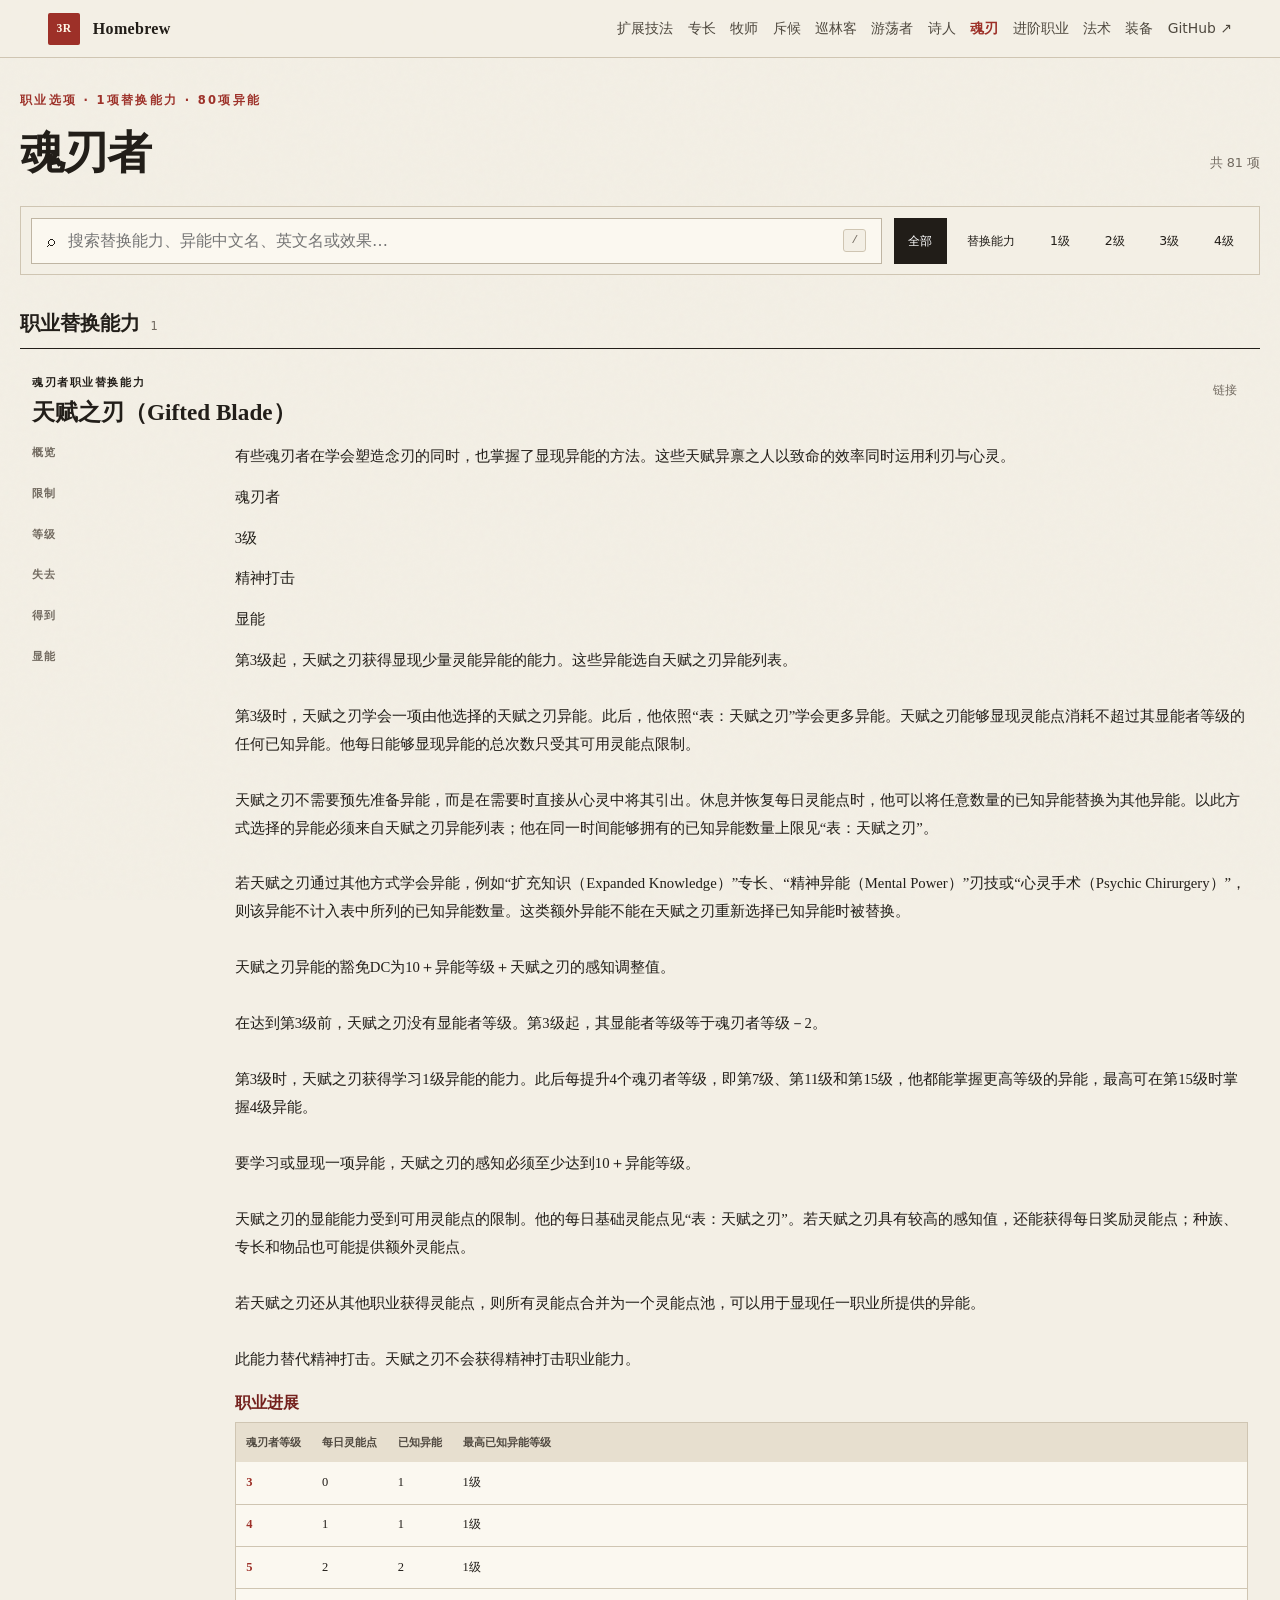
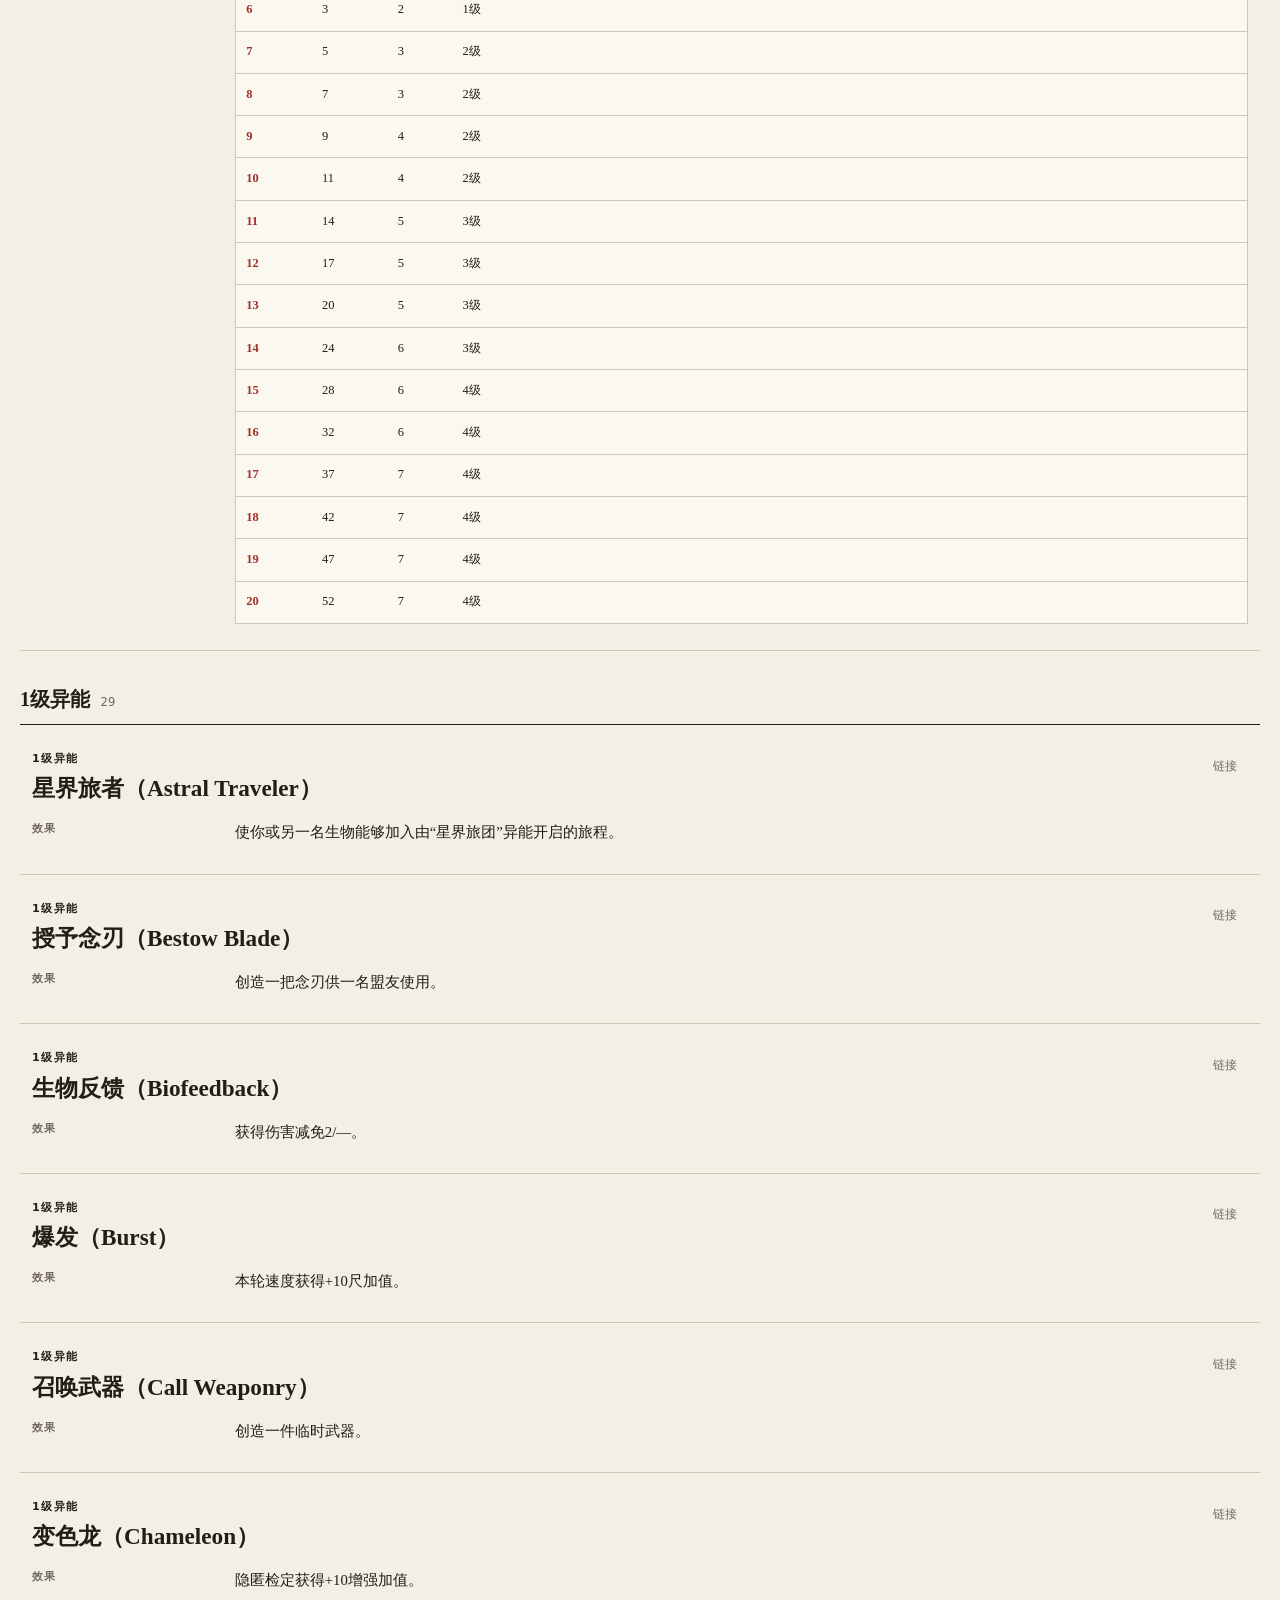
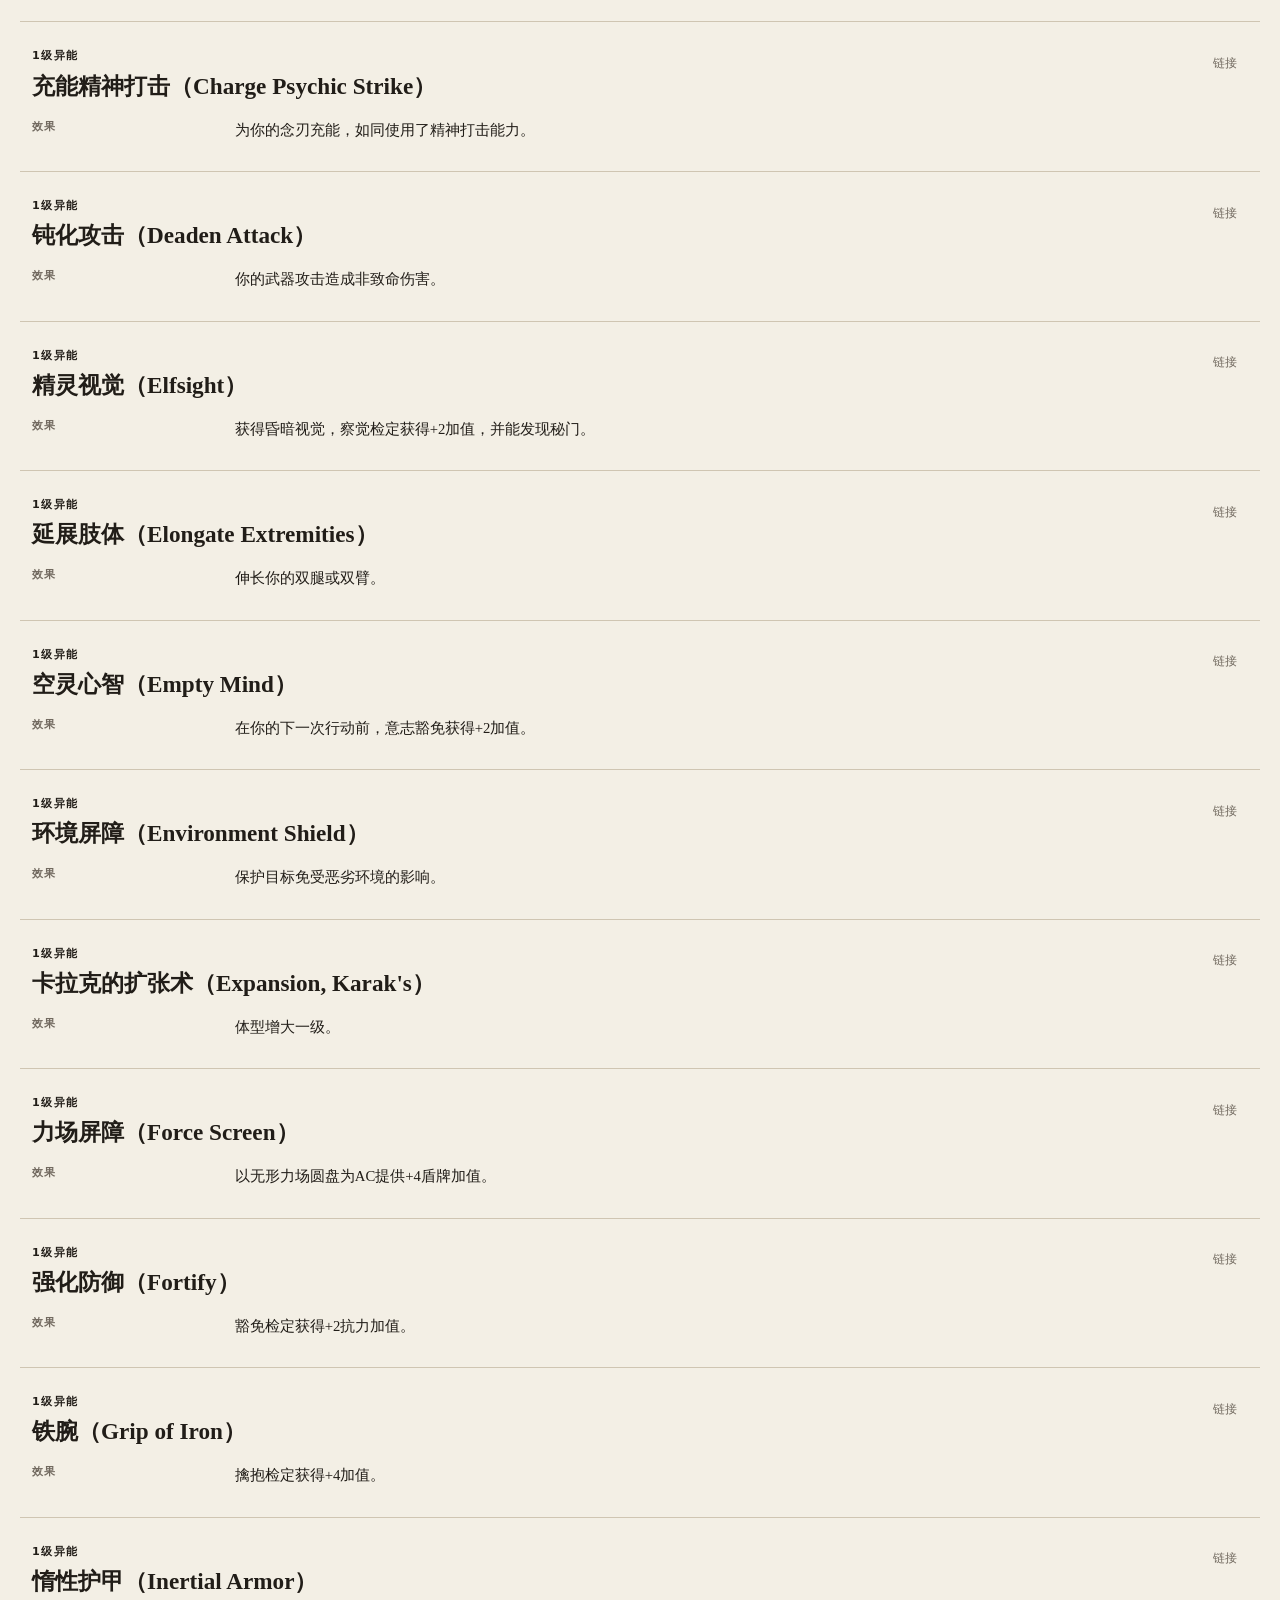
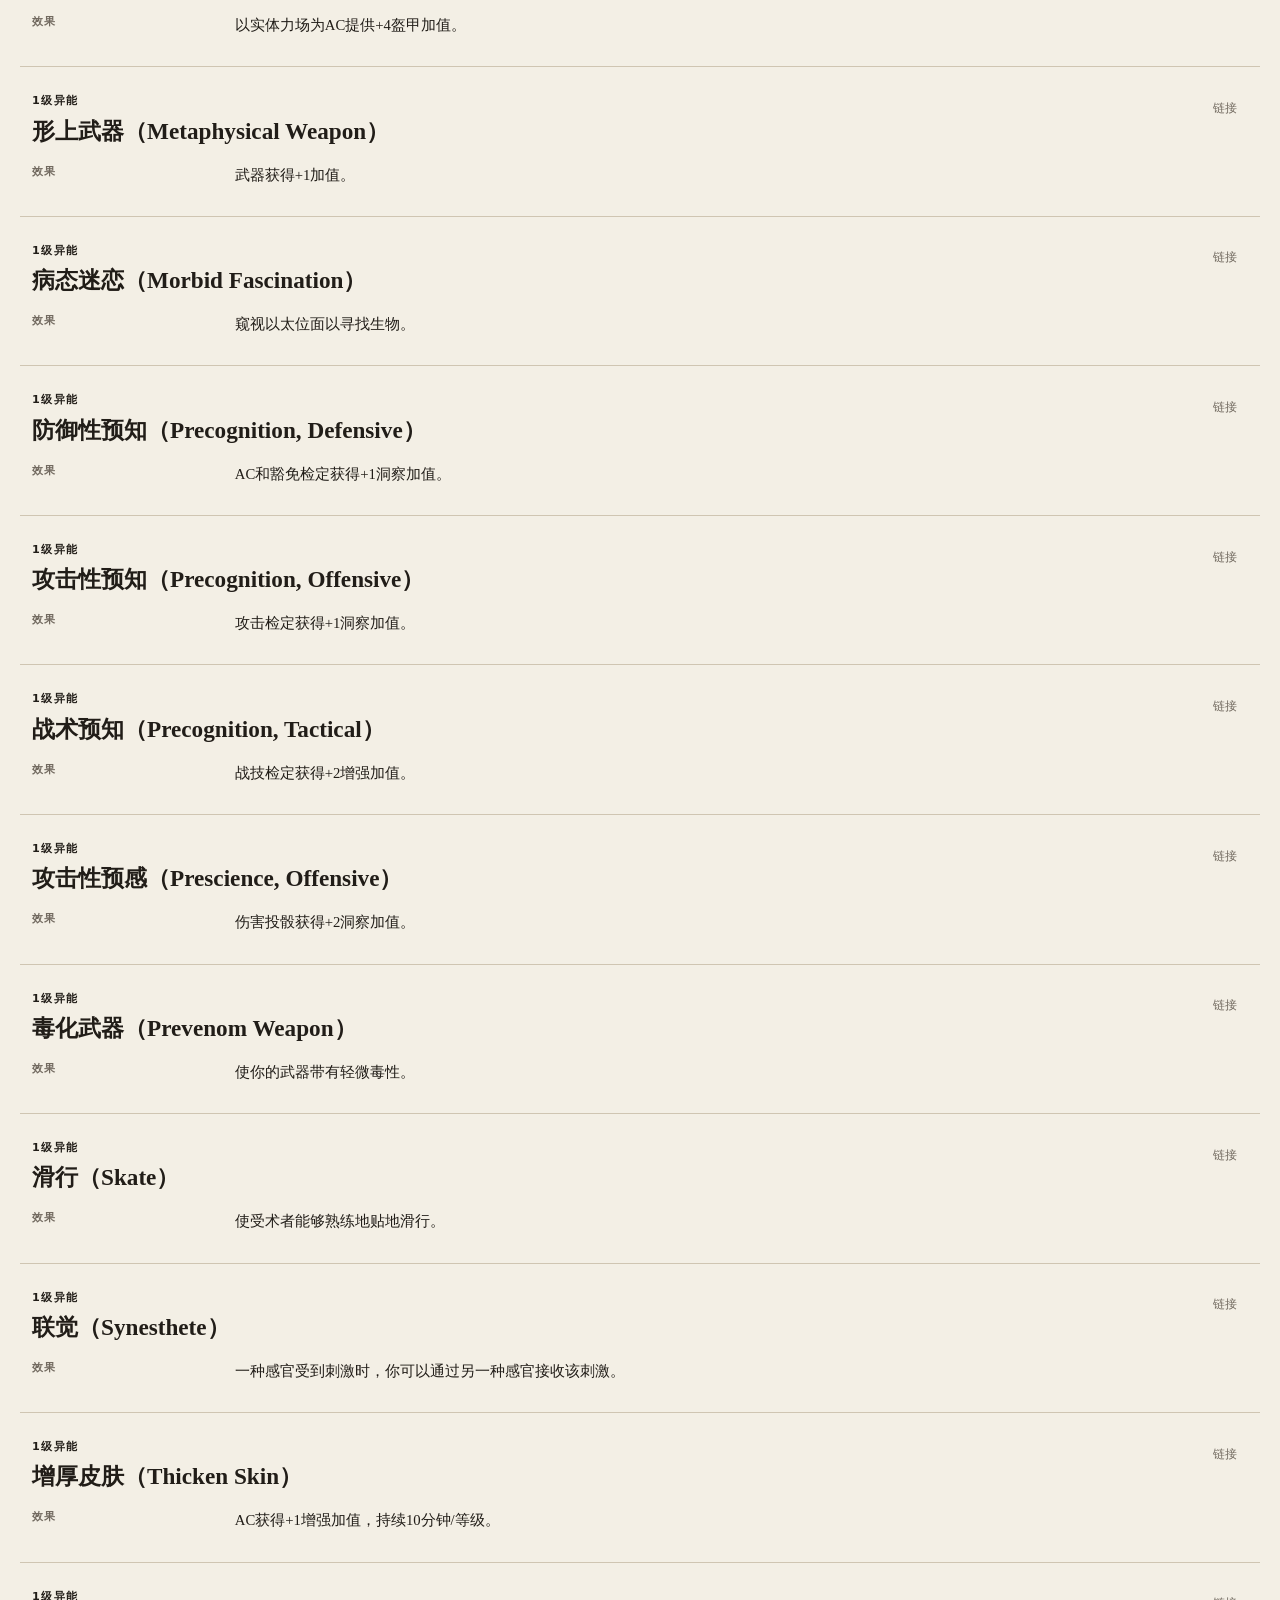
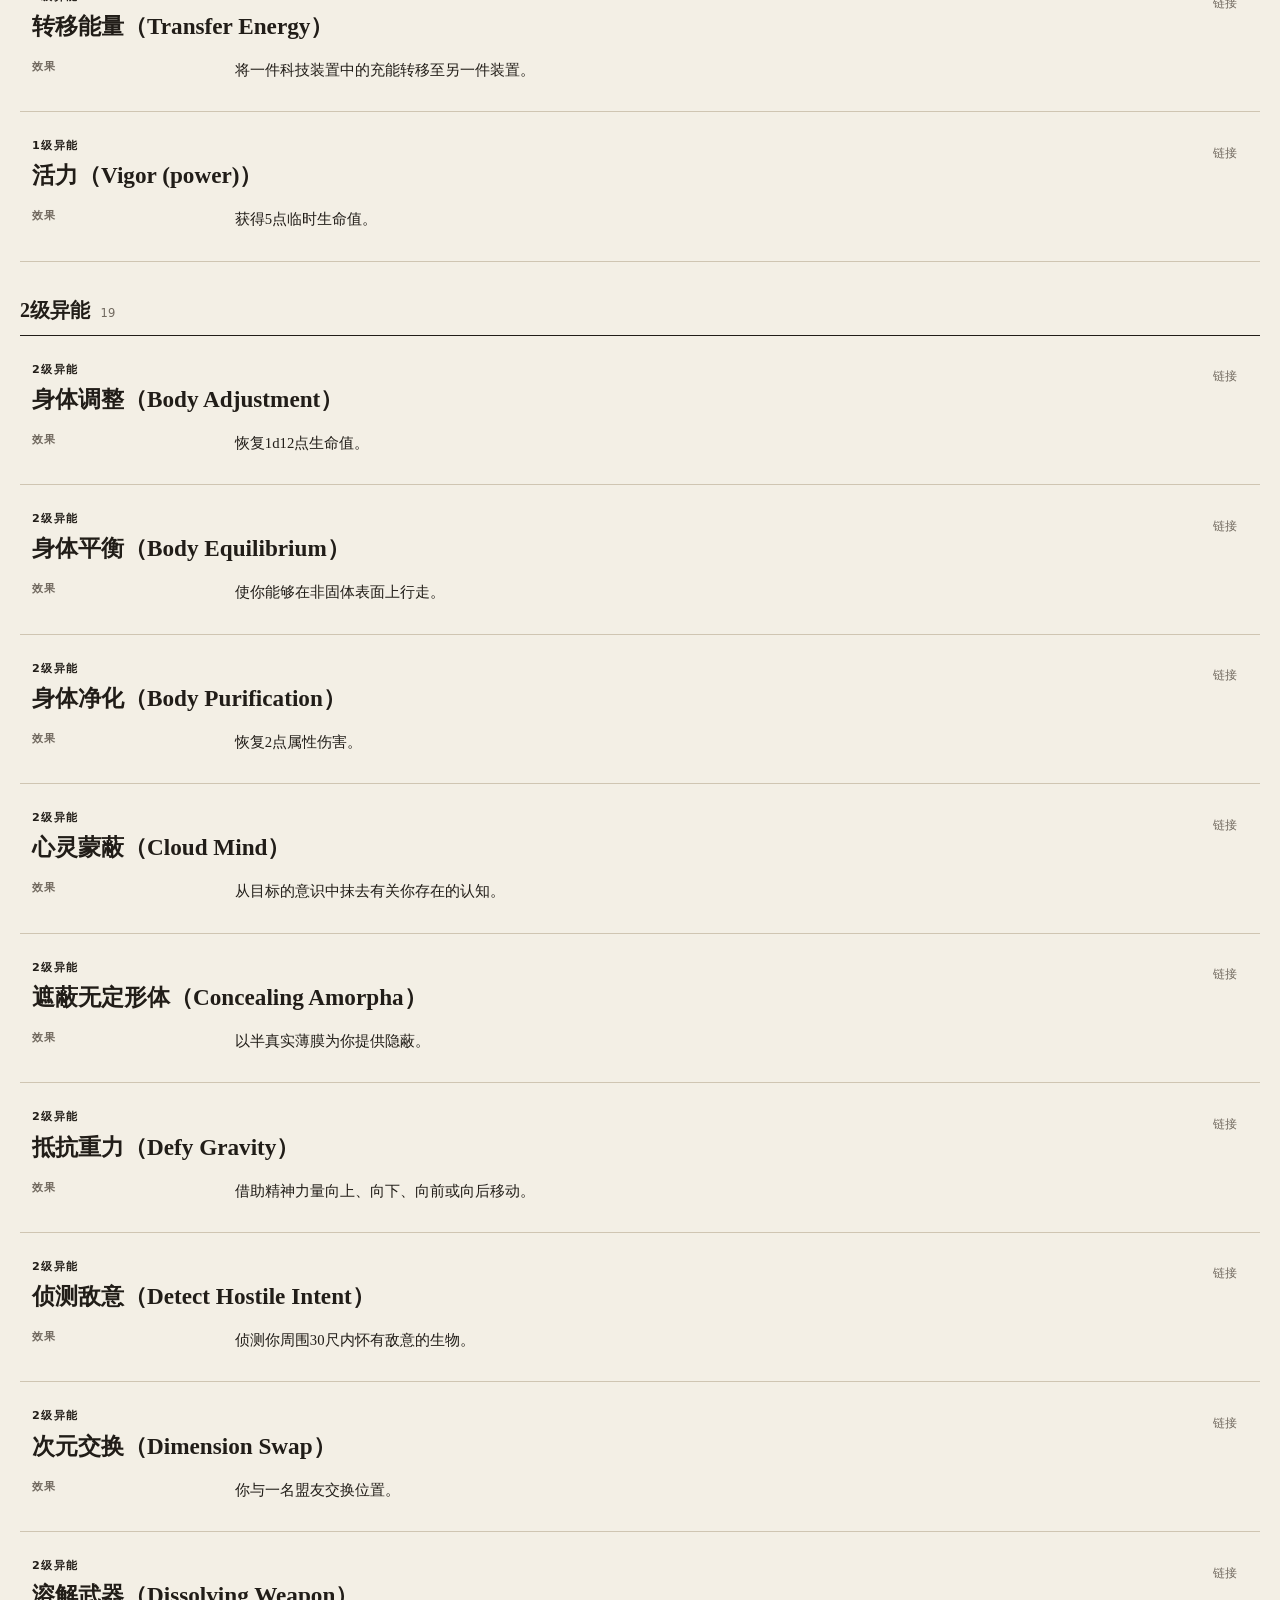
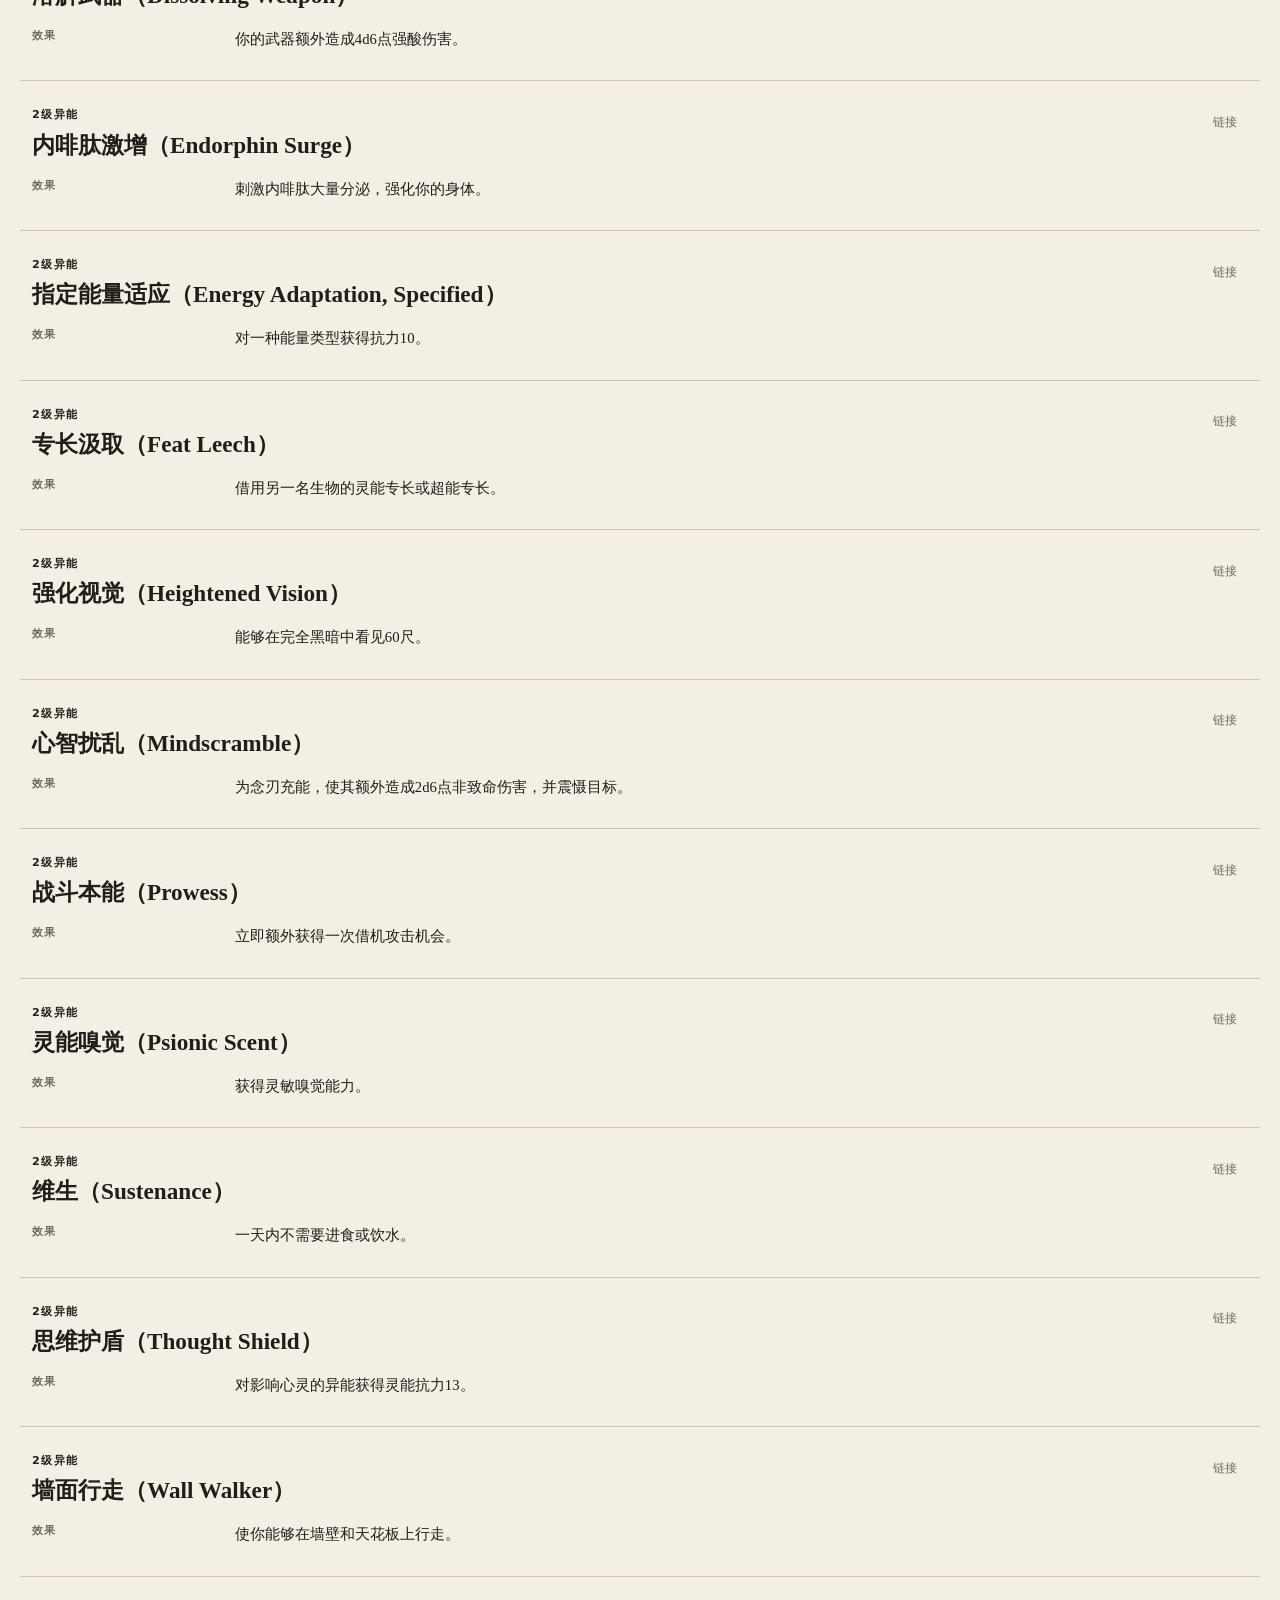
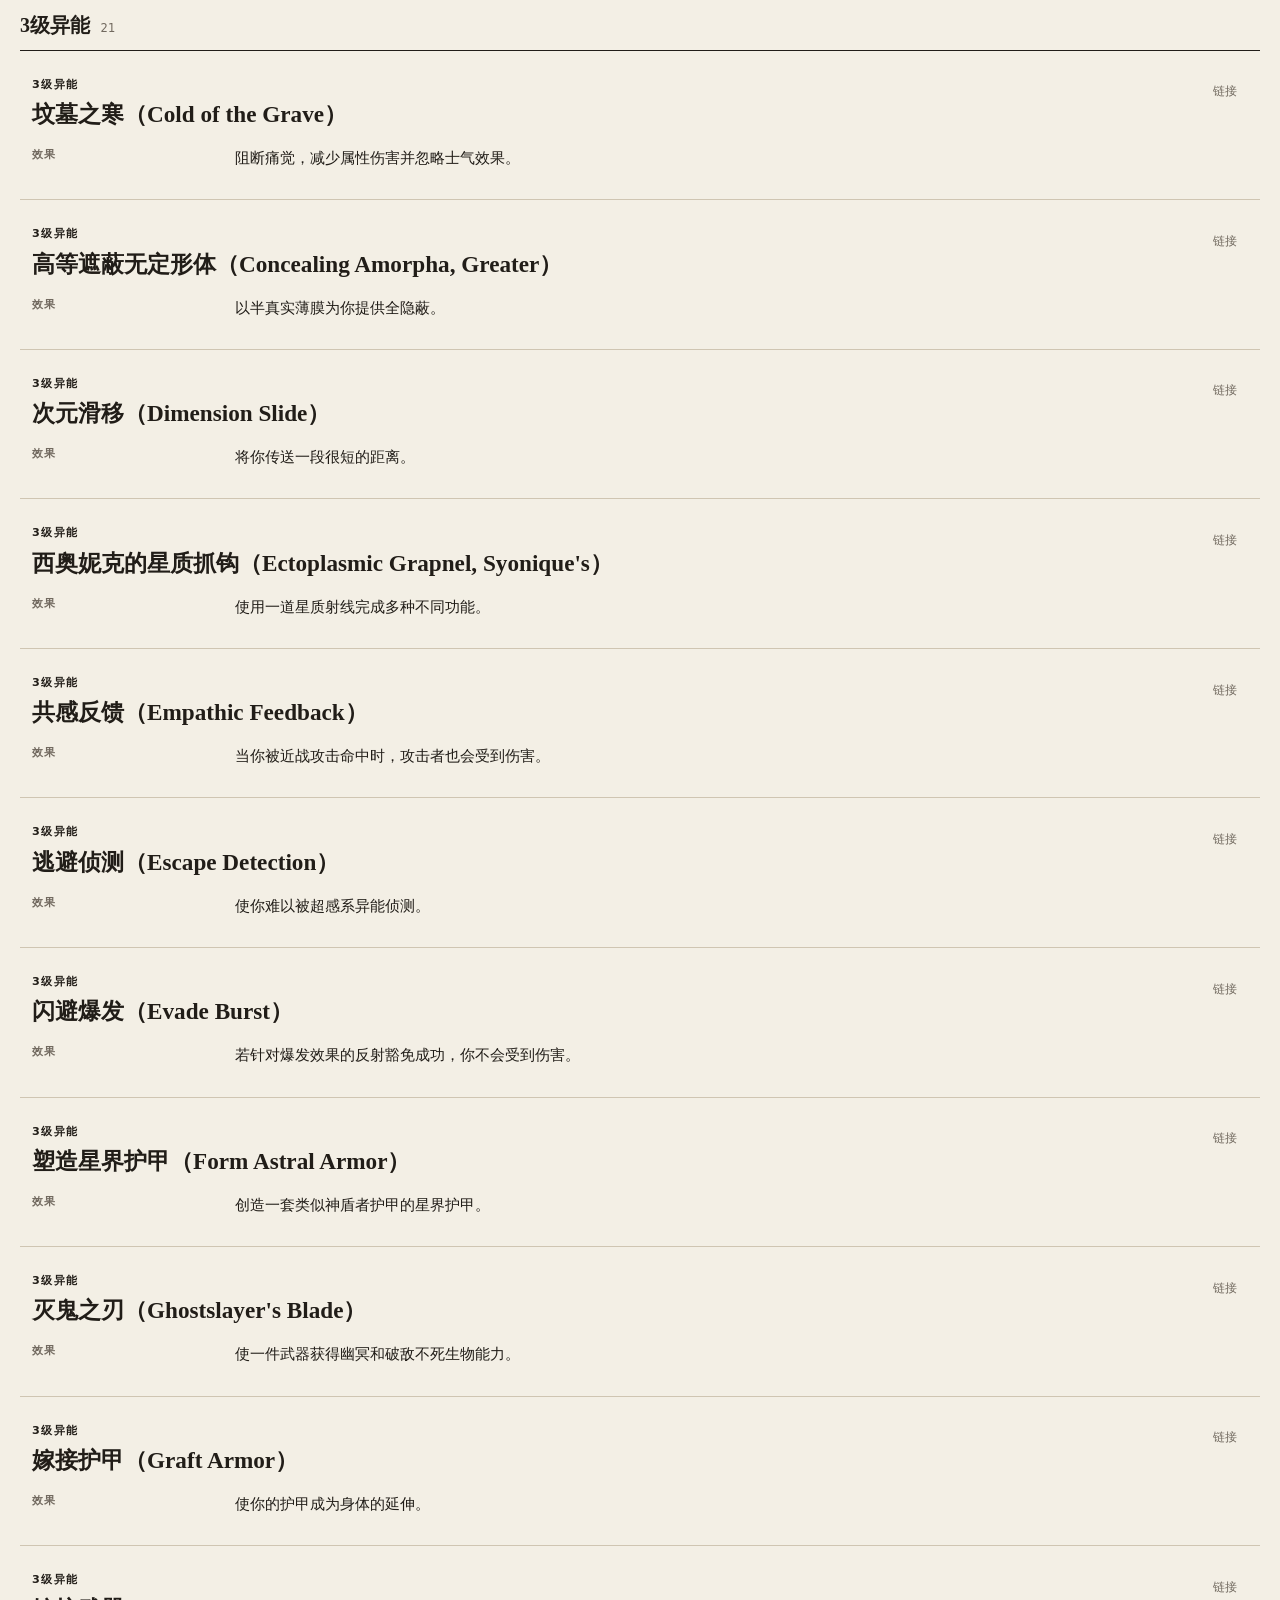
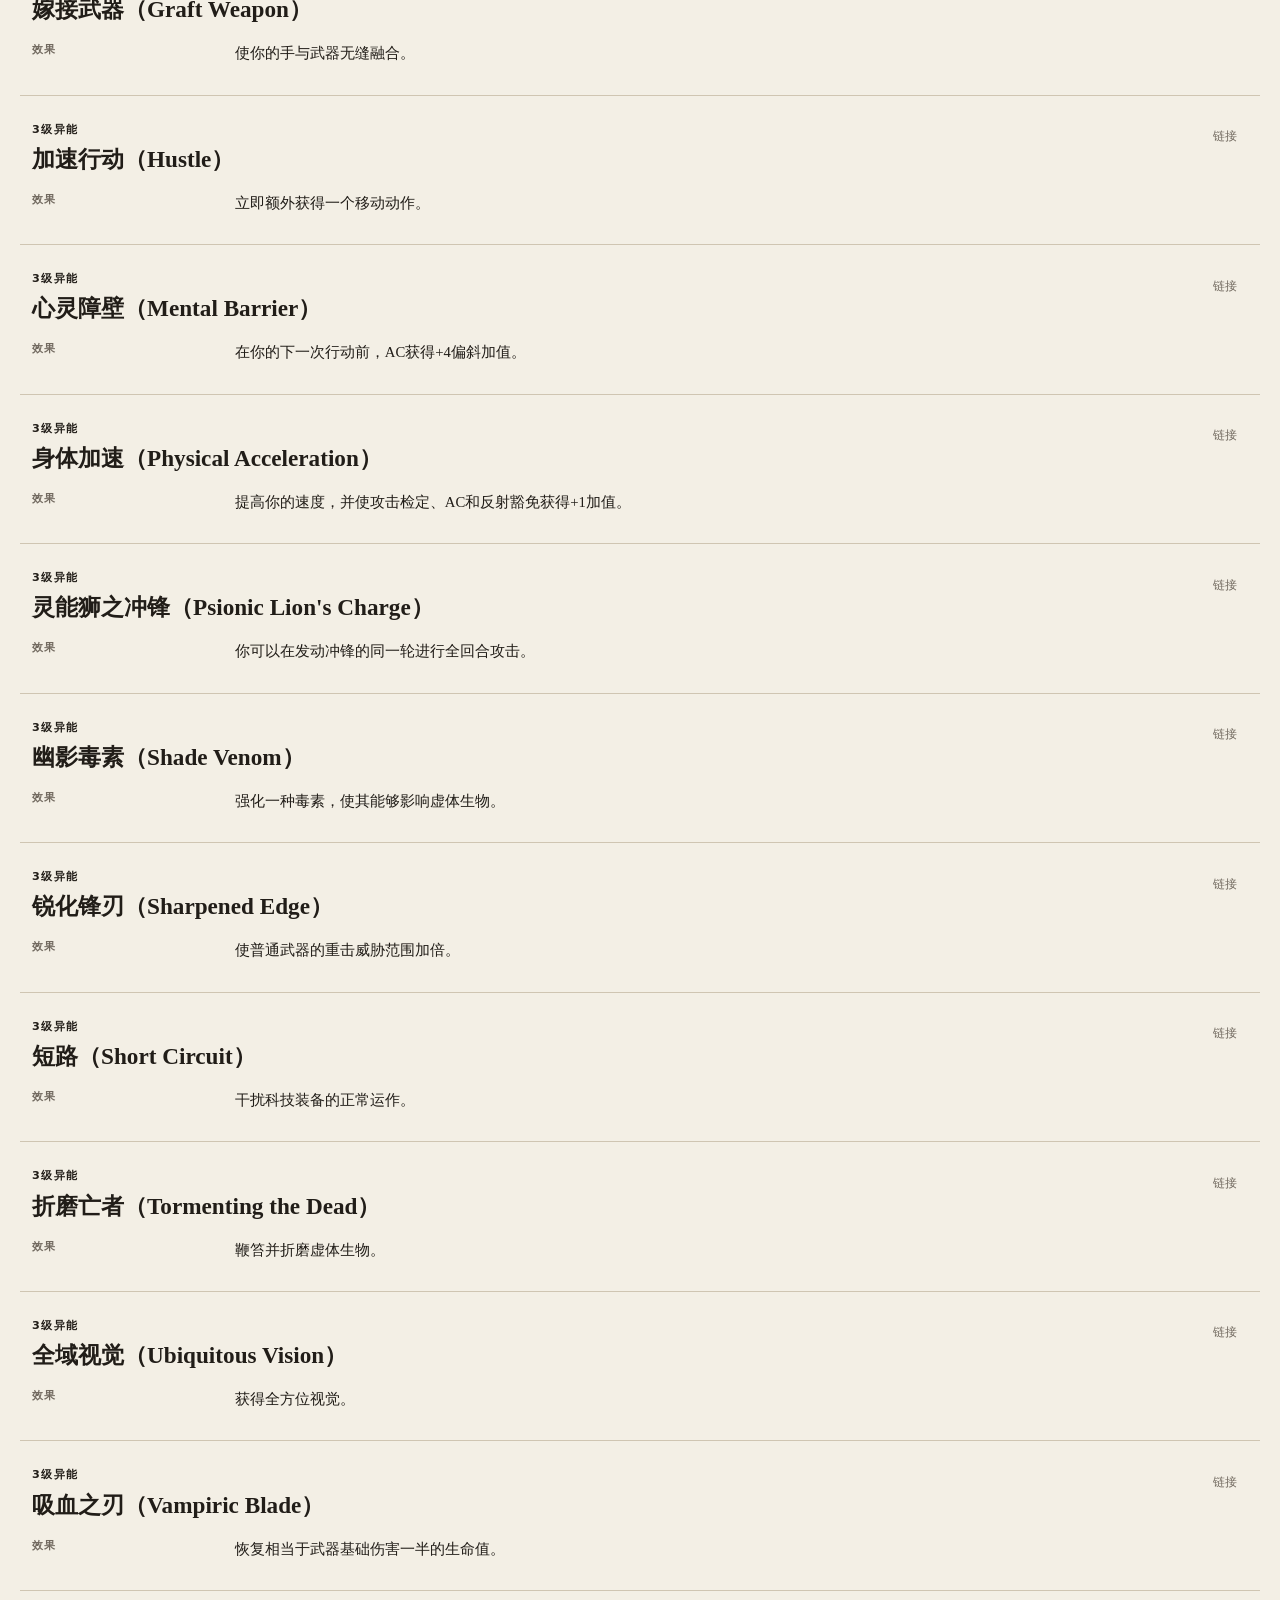
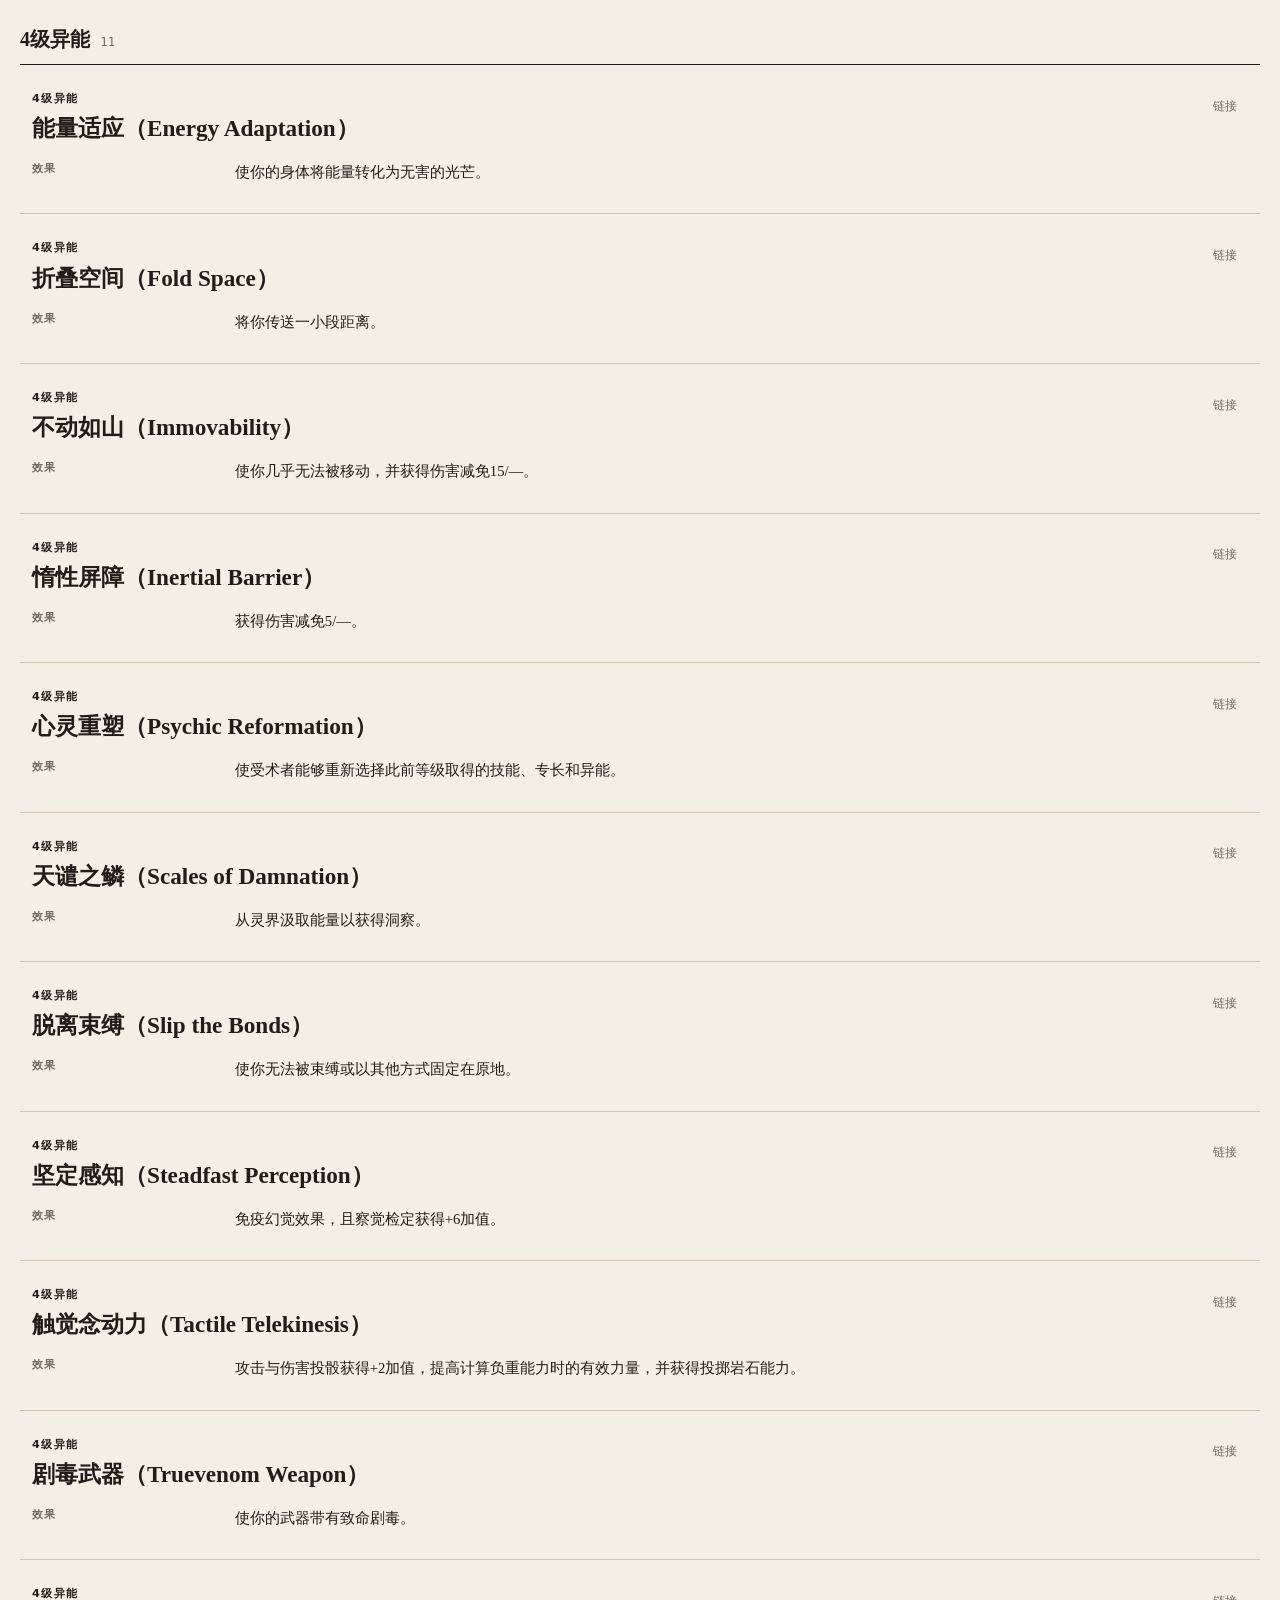
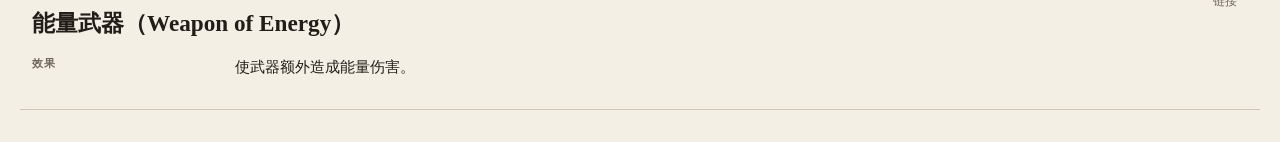
<file: soulknife.html>
<!doctype html>
<html lang="zh-CN"><head><meta charset="UTF-8" /><meta name="viewport" content="width=device-width, initial-scale=1.0" /><meta name="theme-color" content="#16130f" /><meta name="description" content="魂刃者职业替换能力天赋之刃、职业进展与完整异能列表。" /><meta property="og:title" content="魂刃者｜3R Homebrew" /><meta property="og:description" content="魂刃者职业替换能力天赋之刃、职业进展与完整异能列表。" /><meta property="og:type" content="article" /><meta property="og:url" content="https://trafifholz.github.io/3r-homebrew/soulknife.html" /><meta name="twitter:card" content="summary" /><title>魂刃者｜3R Homebrew</title><link rel="icon" href="assets/favicon.svg" type="image/svg+xml" /><link rel="stylesheet" href="styles.css" /><script src="catalog-library.js" defer></script></head>
<body data-unit="项"><header class="site-header"><a class="brand" href="index.html"><span class="brand-mark" aria-hidden="true">3R</span><strong>Homebrew</strong></a><nav aria-label="主导航"><a href="index.html">扩展技法</a><a href="feats.html">专长</a><a href="cleric-variants.html">牧师</a><a href="scout-rework.html">斥候</a><a href="ranger-update.html">巡林客</a><a href="rogue-update.html">游荡者</a><a href="bard-movements.html">诗人</a><a href="soulknife.html" aria-current="page">魂刃</a><a href="prestige-classes.html">进阶职业</a><a href="harrowing.html">法术</a><a href="equipment.html">装备</a><a href="https://github.com/TraFifholz/3r-homebrew" target="_blank" rel="noreferrer">GitHub ↗</a></nav></header><main><section class="library section-shell ranger-library" id="library" aria-labelledby="library-title"><div class="section-heading library-heading"><div><p class="eyebrow">职业选项 · 1项替换能力 · 80项异能</p><h2 id="library-title">魂刃者</h2></div><p id="result-count" role="status" aria-live="polite">共 81 项</p></div><div class="toolbar scout-toolbar" aria-label="魂刃者筛选工具"><label class="search-box"><span class="sr-only">搜索魂刃者</span><span aria-hidden="true">⌕</span><input id="search" type="search" placeholder="搜索替换能力、异能中文名、英文名或效果…" autocomplete="off" /><kbd>/</kbd></label><div class="type-filters" id="catalog-filters" role="group" aria-label="按分类筛选"><button class="filter is-active" type="button" data-category="全部" aria-pressed="true">全部</button><button class="filter" type="button" data-category="archetype" aria-pressed="false">替换能力</button><button class="filter" type="button" data-category="power-1" aria-pressed="false">1级</button><button class="filter" type="button" data-category="power-2" aria-pressed="false">2级</button><button class="filter" type="button" data-category="power-3" aria-pressed="false">3级</button><button class="filter" type="button" data-category="power-4" aria-pressed="false">4级</button></div></div><section class="scout-section" data-section="archetype"><h3>职业替换能力 <span>1</span></h3><div class="scout-entries"><article class="scout-entry gifted-blade-entry" id="soulknife-archetype-01" data-category="archetype"><header><div><p class="type-label">魂刃者职业替换能力</p><h3>天赋之刃（Gifted Blade）</h3></div><button class="copy-link" type="button" data-anchor="soulknife-archetype-01">链接</button></header><dl class="entry-fields"><div><dt>概览</dt><dd>有些魂刃者在学会塑造念刃的同时，也掌握了显现异能的方法。这些天赋异禀之人以致命的效率同时运用利刃与心灵。</dd></div>
<div><dt>限制</dt><dd>魂刃者</dd></div>
<div><dt>等级</dt><dd>3级</dd></div>
<div><dt>失去</dt><dd>精神打击</dd></div>
<div><dt>得到</dt><dd>显能</dd></div>
<div><dt>显能</dt><dd><div class="gifted-blade-rules">第3级起，天赋之刃获得显现少量灵能异能的能力。这些异能选自天赋之刃异能列表。<br><br>第3级时，天赋之刃学会一项由他选择的天赋之刃异能。此后，他依照“表：天赋之刃”学会更多异能。天赋之刃能够显现灵能点消耗不超过其显能者等级的任何已知异能。他每日能够显现异能的总次数只受其可用灵能点限制。<br><br>天赋之刃不需要预先准备异能，而是在需要时直接从心灵中将其引出。休息并恢复每日灵能点时，他可以将任意数量的已知异能替换为其他异能。以此方式选择的异能必须来自天赋之刃异能列表；他在同一时间能够拥有的已知异能数量上限见“表：天赋之刃”。<br><br>若天赋之刃通过其他方式学会异能，例如“扩充知识（Expanded Knowledge）”专长、“精神异能（Mental Power）”刃技或“心灵手术（Psychic Chirurgery）”，则该异能不计入表中所列的已知异能数量。这类额外异能不能在天赋之刃重新选择已知异能时被替换。<br><br>天赋之刃异能的豁免DC为10＋异能等级＋天赋之刃的感知调整值。<br><br>在达到第3级前，天赋之刃没有显能者等级。第3级起，其显能者等级等于魂刃者等级－2。<br><br>第3级时，天赋之刃获得学习1级异能的能力。此后每提升4个魂刃者等级，即第7级、第11级和第15级，他都能掌握更高等级的异能，最高可在第15级时掌握4级异能。<br><br>要学习或显现一项异能，天赋之刃的感知必须至少达到10＋异能等级。<br><br>天赋之刃的显能能力受到可用灵能点的限制。他的每日基础灵能点见“表：天赋之刃”。若天赋之刃具有较高的感知值，还能获得每日奖励灵能点；种族、专长和物品也可能提供额外灵能点。<br><br>若天赋之刃还从其他职业获得灵能点，则所有灵能点合并为一个灵能点池，可以用于显现任一职业所提供的异能。<br><br>此能力替代精神打击。天赋之刃不会获得精神打击职业能力。</div><section class="gifted-blade-progression"><h4>职业进展</h4><div class="class-table-wrap"><table><thead><tr><th scope="col">魂刃者等级</th><th scope="col">每日灵能点</th><th scope="col">已知异能</th><th scope="col">最高已知异能等级</th></tr></thead><tbody><tr><th scope="row">3</th><td>0</td><td>1</td><td>1级</td></tr><tr><th scope="row">4</th><td>1</td><td>1</td><td>1级</td></tr><tr><th scope="row">5</th><td>2</td><td>2</td><td>1级</td></tr><tr><th scope="row">6</th><td>3</td><td>2</td><td>1级</td></tr><tr><th scope="row">7</th><td>5</td><td>3</td><td>2级</td></tr><tr><th scope="row">8</th><td>7</td><td>3</td><td>2级</td></tr><tr><th scope="row">9</th><td>9</td><td>4</td><td>2级</td></tr><tr><th scope="row">10</th><td>11</td><td>4</td><td>2级</td></tr><tr><th scope="row">11</th><td>14</td><td>5</td><td>3级</td></tr><tr><th scope="row">12</th><td>17</td><td>5</td><td>3级</td></tr><tr><th scope="row">13</th><td>20</td><td>5</td><td>3级</td></tr><tr><th scope="row">14</th><td>24</td><td>6</td><td>3级</td></tr><tr><th scope="row">15</th><td>28</td><td>6</td><td>4级</td></tr><tr><th scope="row">16</th><td>32</td><td>6</td><td>4级</td></tr><tr><th scope="row">17</th><td>37</td><td>7</td><td>4级</td></tr><tr><th scope="row">18</th><td>42</td><td>7</td><td>4级</td></tr><tr><th scope="row">19</th><td>47</td><td>7</td><td>4级</td></tr><tr><th scope="row">20</th><td>52</td><td>7</td><td>4级</td></tr></tbody></table></div></section></dd></div></dl></article></div></section>
<section class="scout-section" data-section="power-1"><h3>1级异能 <span>29</span></h3><div class="scout-entries"><article class="scout-entry" id="soulknife-power-1-02" data-category="power-1"><header><div><p class="type-label">1级异能</p><h3>星界旅者（Astral Traveler）</h3></div><button class="copy-link" type="button" data-anchor="soulknife-power-1-02">链接</button></header><dl class="entry-fields"><div><dt>效果</dt><dd>使你或另一名生物能够加入由“星界旅团”异能开启的旅程。</dd></div></dl></article>
<article class="scout-entry" id="soulknife-power-1-03" data-category="power-1"><header><div><p class="type-label">1级异能</p><h3>授予念刃（Bestow Blade）</h3></div><button class="copy-link" type="button" data-anchor="soulknife-power-1-03">链接</button></header><dl class="entry-fields"><div><dt>效果</dt><dd>创造一把念刃供一名盟友使用。</dd></div></dl></article>
<article class="scout-entry" id="soulknife-power-1-04" data-category="power-1"><header><div><p class="type-label">1级异能</p><h3>生物反馈（Biofeedback）</h3></div><button class="copy-link" type="button" data-anchor="soulknife-power-1-04">链接</button></header><dl class="entry-fields"><div><dt>效果</dt><dd>获得伤害减免2/—。</dd></div></dl></article>
<article class="scout-entry" id="soulknife-power-1-05" data-category="power-1"><header><div><p class="type-label">1级异能</p><h3>爆发（Burst）</h3></div><button class="copy-link" type="button" data-anchor="soulknife-power-1-05">链接</button></header><dl class="entry-fields"><div><dt>效果</dt><dd>本轮速度获得+10尺加值。</dd></div></dl></article>
<article class="scout-entry" id="soulknife-power-1-06" data-category="power-1"><header><div><p class="type-label">1级异能</p><h3>召唤武器（Call Weaponry）</h3></div><button class="copy-link" type="button" data-anchor="soulknife-power-1-06">链接</button></header><dl class="entry-fields"><div><dt>效果</dt><dd>创造一件临时武器。</dd></div></dl></article>
<article class="scout-entry" id="soulknife-power-1-07" data-category="power-1"><header><div><p class="type-label">1级异能</p><h3>变色龙（Chameleon）</h3></div><button class="copy-link" type="button" data-anchor="soulknife-power-1-07">链接</button></header><dl class="entry-fields"><div><dt>效果</dt><dd>隐匿检定获得+10增强加值。</dd></div></dl></article>
<article class="scout-entry" id="soulknife-power-1-08" data-category="power-1"><header><div><p class="type-label">1级异能</p><h3>充能精神打击（Charge Psychic Strike）</h3></div><button class="copy-link" type="button" data-anchor="soulknife-power-1-08">链接</button></header><dl class="entry-fields"><div><dt>效果</dt><dd>为你的念刃充能，如同使用了精神打击能力。</dd></div></dl></article>
<article class="scout-entry" id="soulknife-power-1-09" data-category="power-1"><header><div><p class="type-label">1级异能</p><h3>钝化攻击（Deaden Attack）</h3></div><button class="copy-link" type="button" data-anchor="soulknife-power-1-09">链接</button></header><dl class="entry-fields"><div><dt>效果</dt><dd>你的武器攻击造成非致命伤害。</dd></div></dl></article>
<article class="scout-entry" id="soulknife-power-1-10" data-category="power-1"><header><div><p class="type-label">1级异能</p><h3>精灵视觉（Elfsight）</h3></div><button class="copy-link" type="button" data-anchor="soulknife-power-1-10">链接</button></header><dl class="entry-fields"><div><dt>效果</dt><dd>获得昏暗视觉，察觉检定获得+2加值，并能发现秘门。</dd></div></dl></article>
<article class="scout-entry" id="soulknife-power-1-11" data-category="power-1"><header><div><p class="type-label">1级异能</p><h3>延展肢体（Elongate Extremities）</h3></div><button class="copy-link" type="button" data-anchor="soulknife-power-1-11">链接</button></header><dl class="entry-fields"><div><dt>效果</dt><dd>伸长你的双腿或双臂。</dd></div></dl></article>
<article class="scout-entry" id="soulknife-power-1-12" data-category="power-1"><header><div><p class="type-label">1级异能</p><h3>空灵心智（Empty Mind）</h3></div><button class="copy-link" type="button" data-anchor="soulknife-power-1-12">链接</button></header><dl class="entry-fields"><div><dt>效果</dt><dd>在你的下一次行动前，意志豁免获得+2加值。</dd></div></dl></article>
<article class="scout-entry" id="soulknife-power-1-13" data-category="power-1"><header><div><p class="type-label">1级异能</p><h3>环境屏障（Environment Shield）</h3></div><button class="copy-link" type="button" data-anchor="soulknife-power-1-13">链接</button></header><dl class="entry-fields"><div><dt>效果</dt><dd>保护目标免受恶劣环境的影响。</dd></div></dl></article>
<article class="scout-entry" id="soulknife-power-1-14" data-category="power-1"><header><div><p class="type-label">1级异能</p><h3>卡拉克的扩张术（Expansion, Karak's）</h3></div><button class="copy-link" type="button" data-anchor="soulknife-power-1-14">链接</button></header><dl class="entry-fields"><div><dt>效果</dt><dd>体型增大一级。</dd></div></dl></article>
<article class="scout-entry" id="soulknife-power-1-15" data-category="power-1"><header><div><p class="type-label">1级异能</p><h3>力场屏障（Force Screen）</h3></div><button class="copy-link" type="button" data-anchor="soulknife-power-1-15">链接</button></header><dl class="entry-fields"><div><dt>效果</dt><dd>以无形力场圆盘为AC提供+4盾牌加值。</dd></div></dl></article>
<article class="scout-entry" id="soulknife-power-1-16" data-category="power-1"><header><div><p class="type-label">1级异能</p><h3>强化防御（Fortify）</h3></div><button class="copy-link" type="button" data-anchor="soulknife-power-1-16">链接</button></header><dl class="entry-fields"><div><dt>效果</dt><dd>豁免检定获得+2抗力加值。</dd></div></dl></article>
<article class="scout-entry" id="soulknife-power-1-17" data-category="power-1"><header><div><p class="type-label">1级异能</p><h3>铁腕（Grip of Iron）</h3></div><button class="copy-link" type="button" data-anchor="soulknife-power-1-17">链接</button></header><dl class="entry-fields"><div><dt>效果</dt><dd>擒抱检定获得+4加值。</dd></div></dl></article>
<article class="scout-entry" id="soulknife-power-1-18" data-category="power-1"><header><div><p class="type-label">1级异能</p><h3>惰性护甲（Inertial Armor）</h3></div><button class="copy-link" type="button" data-anchor="soulknife-power-1-18">链接</button></header><dl class="entry-fields"><div><dt>效果</dt><dd>以实体力场为AC提供+4盔甲加值。</dd></div></dl></article>
<article class="scout-entry" id="soulknife-power-1-19" data-category="power-1"><header><div><p class="type-label">1级异能</p><h3>形上武器（Metaphysical Weapon）</h3></div><button class="copy-link" type="button" data-anchor="soulknife-power-1-19">链接</button></header><dl class="entry-fields"><div><dt>效果</dt><dd>武器获得+1加值。</dd></div></dl></article>
<article class="scout-entry" id="soulknife-power-1-20" data-category="power-1"><header><div><p class="type-label">1级异能</p><h3>病态迷恋（Morbid Fascination）</h3></div><button class="copy-link" type="button" data-anchor="soulknife-power-1-20">链接</button></header><dl class="entry-fields"><div><dt>效果</dt><dd>窥视以太位面以寻找生物。</dd></div></dl></article>
<article class="scout-entry" id="soulknife-power-1-21" data-category="power-1"><header><div><p class="type-label">1级异能</p><h3>防御性预知（Precognition, Defensive）</h3></div><button class="copy-link" type="button" data-anchor="soulknife-power-1-21">链接</button></header><dl class="entry-fields"><div><dt>效果</dt><dd>AC和豁免检定获得+1洞察加值。</dd></div></dl></article>
<article class="scout-entry" id="soulknife-power-1-22" data-category="power-1"><header><div><p class="type-label">1级异能</p><h3>攻击性预知（Precognition, Offensive）</h3></div><button class="copy-link" type="button" data-anchor="soulknife-power-1-22">链接</button></header><dl class="entry-fields"><div><dt>效果</dt><dd>攻击检定获得+1洞察加值。</dd></div></dl></article>
<article class="scout-entry" id="soulknife-power-1-23" data-category="power-1"><header><div><p class="type-label">1级异能</p><h3>战术预知（Precognition, Tactical）</h3></div><button class="copy-link" type="button" data-anchor="soulknife-power-1-23">链接</button></header><dl class="entry-fields"><div><dt>效果</dt><dd>战技检定获得+2增强加值。</dd></div></dl></article>
<article class="scout-entry" id="soulknife-power-1-24" data-category="power-1"><header><div><p class="type-label">1级异能</p><h3>攻击性预感（Prescience, Offensive）</h3></div><button class="copy-link" type="button" data-anchor="soulknife-power-1-24">链接</button></header><dl class="entry-fields"><div><dt>效果</dt><dd>伤害投骰获得+2洞察加值。</dd></div></dl></article>
<article class="scout-entry" id="soulknife-power-1-25" data-category="power-1"><header><div><p class="type-label">1级异能</p><h3>毒化武器（Prevenom Weapon）</h3></div><button class="copy-link" type="button" data-anchor="soulknife-power-1-25">链接</button></header><dl class="entry-fields"><div><dt>效果</dt><dd>使你的武器带有轻微毒性。</dd></div></dl></article>
<article class="scout-entry" id="soulknife-power-1-26" data-category="power-1"><header><div><p class="type-label">1级异能</p><h3>滑行（Skate）</h3></div><button class="copy-link" type="button" data-anchor="soulknife-power-1-26">链接</button></header><dl class="entry-fields"><div><dt>效果</dt><dd>使受术者能够熟练地贴地滑行。</dd></div></dl></article>
<article class="scout-entry" id="soulknife-power-1-27" data-category="power-1"><header><div><p class="type-label">1级异能</p><h3>联觉（Synesthete）</h3></div><button class="copy-link" type="button" data-anchor="soulknife-power-1-27">链接</button></header><dl class="entry-fields"><div><dt>效果</dt><dd>一种感官受到刺激时，你可以通过另一种感官接收该刺激。</dd></div></dl></article>
<article class="scout-entry" id="soulknife-power-1-28" data-category="power-1"><header><div><p class="type-label">1级异能</p><h3>增厚皮肤（Thicken Skin）</h3></div><button class="copy-link" type="button" data-anchor="soulknife-power-1-28">链接</button></header><dl class="entry-fields"><div><dt>效果</dt><dd>AC获得+1增强加值，持续10分钟/等级。</dd></div></dl></article>
<article class="scout-entry" id="soulknife-power-1-29" data-category="power-1"><header><div><p class="type-label">1级异能</p><h3>转移能量（Transfer Energy）</h3></div><button class="copy-link" type="button" data-anchor="soulknife-power-1-29">链接</button></header><dl class="entry-fields"><div><dt>效果</dt><dd>将一件科技装置中的充能转移至另一件装置。</dd></div></dl></article>
<article class="scout-entry" id="soulknife-power-1-30" data-category="power-1"><header><div><p class="type-label">1级异能</p><h3>活力（Vigor (power)）</h3></div><button class="copy-link" type="button" data-anchor="soulknife-power-1-30">链接</button></header><dl class="entry-fields"><div><dt>效果</dt><dd>获得5点临时生命值。</dd></div></dl></article></div></section>
<section class="scout-section" data-section="power-2"><h3>2级异能 <span>19</span></h3><div class="scout-entries"><article class="scout-entry" id="soulknife-power-2-31" data-category="power-2"><header><div><p class="type-label">2级异能</p><h3>身体调整（Body Adjustment）</h3></div><button class="copy-link" type="button" data-anchor="soulknife-power-2-31">链接</button></header><dl class="entry-fields"><div><dt>效果</dt><dd>恢复1d12点生命值。</dd></div></dl></article>
<article class="scout-entry" id="soulknife-power-2-32" data-category="power-2"><header><div><p class="type-label">2级异能</p><h3>身体平衡（Body Equilibrium）</h3></div><button class="copy-link" type="button" data-anchor="soulknife-power-2-32">链接</button></header><dl class="entry-fields"><div><dt>效果</dt><dd>使你能够在非固体表面上行走。</dd></div></dl></article>
<article class="scout-entry" id="soulknife-power-2-33" data-category="power-2"><header><div><p class="type-label">2级异能</p><h3>身体净化（Body Purification）</h3></div><button class="copy-link" type="button" data-anchor="soulknife-power-2-33">链接</button></header><dl class="entry-fields"><div><dt>效果</dt><dd>恢复2点属性伤害。</dd></div></dl></article>
<article class="scout-entry" id="soulknife-power-2-34" data-category="power-2"><header><div><p class="type-label">2级异能</p><h3>心灵蒙蔽（Cloud Mind）</h3></div><button class="copy-link" type="button" data-anchor="soulknife-power-2-34">链接</button></header><dl class="entry-fields"><div><dt>效果</dt><dd>从目标的意识中抹去有关你存在的认知。</dd></div></dl></article>
<article class="scout-entry" id="soulknife-power-2-35" data-category="power-2"><header><div><p class="type-label">2级异能</p><h3>遮蔽无定形体（Concealing Amorpha）</h3></div><button class="copy-link" type="button" data-anchor="soulknife-power-2-35">链接</button></header><dl class="entry-fields"><div><dt>效果</dt><dd>以半真实薄膜为你提供隐蔽。</dd></div></dl></article>
<article class="scout-entry" id="soulknife-power-2-36" data-category="power-2"><header><div><p class="type-label">2级异能</p><h3>抵抗重力（Defy Gravity）</h3></div><button class="copy-link" type="button" data-anchor="soulknife-power-2-36">链接</button></header><dl class="entry-fields"><div><dt>效果</dt><dd>借助精神力量向上、向下、向前或向后移动。</dd></div></dl></article>
<article class="scout-entry" id="soulknife-power-2-37" data-category="power-2"><header><div><p class="type-label">2级异能</p><h3>侦测敌意（Detect Hostile Intent）</h3></div><button class="copy-link" type="button" data-anchor="soulknife-power-2-37">链接</button></header><dl class="entry-fields"><div><dt>效果</dt><dd>侦测你周围30尺内怀有敌意的生物。</dd></div></dl></article>
<article class="scout-entry" id="soulknife-power-2-38" data-category="power-2"><header><div><p class="type-label">2级异能</p><h3>次元交换（Dimension Swap）</h3></div><button class="copy-link" type="button" data-anchor="soulknife-power-2-38">链接</button></header><dl class="entry-fields"><div><dt>效果</dt><dd>你与一名盟友交换位置。</dd></div></dl></article>
<article class="scout-entry" id="soulknife-power-2-39" data-category="power-2"><header><div><p class="type-label">2级异能</p><h3>溶解武器（Dissolving Weapon）</h3></div><button class="copy-link" type="button" data-anchor="soulknife-power-2-39">链接</button></header><dl class="entry-fields"><div><dt>效果</dt><dd>你的武器额外造成4d6点强酸伤害。</dd></div></dl></article>
<article class="scout-entry" id="soulknife-power-2-40" data-category="power-2"><header><div><p class="type-label">2级异能</p><h3>内啡肽激增（Endorphin Surge）</h3></div><button class="copy-link" type="button" data-anchor="soulknife-power-2-40">链接</button></header><dl class="entry-fields"><div><dt>效果</dt><dd>刺激内啡肽大量分泌，强化你的身体。</dd></div></dl></article>
<article class="scout-entry" id="soulknife-power-2-41" data-category="power-2"><header><div><p class="type-label">2级异能</p><h3>指定能量适应（Energy Adaptation, Specified）</h3></div><button class="copy-link" type="button" data-anchor="soulknife-power-2-41">链接</button></header><dl class="entry-fields"><div><dt>效果</dt><dd>对一种能量类型获得抗力10。</dd></div></dl></article>
<article class="scout-entry" id="soulknife-power-2-42" data-category="power-2"><header><div><p class="type-label">2级异能</p><h3>专长汲取（Feat Leech）</h3></div><button class="copy-link" type="button" data-anchor="soulknife-power-2-42">链接</button></header><dl class="entry-fields"><div><dt>效果</dt><dd>借用另一名生物的灵能专长或超能专长。</dd></div></dl></article>
<article class="scout-entry" id="soulknife-power-2-43" data-category="power-2"><header><div><p class="type-label">2级异能</p><h3>强化视觉（Heightened Vision）</h3></div><button class="copy-link" type="button" data-anchor="soulknife-power-2-43">链接</button></header><dl class="entry-fields"><div><dt>效果</dt><dd>能够在完全黑暗中看见60尺。</dd></div></dl></article>
<article class="scout-entry" id="soulknife-power-2-44" data-category="power-2"><header><div><p class="type-label">2级异能</p><h3>心智扰乱（Mindscramble）</h3></div><button class="copy-link" type="button" data-anchor="soulknife-power-2-44">链接</button></header><dl class="entry-fields"><div><dt>效果</dt><dd>为念刃充能，使其额外造成2d6点非致命伤害，并震慑目标。</dd></div></dl></article>
<article class="scout-entry" id="soulknife-power-2-45" data-category="power-2"><header><div><p class="type-label">2级异能</p><h3>战斗本能（Prowess）</h3></div><button class="copy-link" type="button" data-anchor="soulknife-power-2-45">链接</button></header><dl class="entry-fields"><div><dt>效果</dt><dd>立即额外获得一次借机攻击机会。</dd></div></dl></article>
<article class="scout-entry" id="soulknife-power-2-46" data-category="power-2"><header><div><p class="type-label">2级异能</p><h3>灵能嗅觉（Psionic Scent）</h3></div><button class="copy-link" type="button" data-anchor="soulknife-power-2-46">链接</button></header><dl class="entry-fields"><div><dt>效果</dt><dd>获得灵敏嗅觉能力。</dd></div></dl></article>
<article class="scout-entry" id="soulknife-power-2-47" data-category="power-2"><header><div><p class="type-label">2级异能</p><h3>维生（Sustenance）</h3></div><button class="copy-link" type="button" data-anchor="soulknife-power-2-47">链接</button></header><dl class="entry-fields"><div><dt>效果</dt><dd>一天内不需要进食或饮水。</dd></div></dl></article>
<article class="scout-entry" id="soulknife-power-2-48" data-category="power-2"><header><div><p class="type-label">2级异能</p><h3>思维护盾（Thought Shield）</h3></div><button class="copy-link" type="button" data-anchor="soulknife-power-2-48">链接</button></header><dl class="entry-fields"><div><dt>效果</dt><dd>对影响心灵的异能获得灵能抗力13。</dd></div></dl></article>
<article class="scout-entry" id="soulknife-power-2-49" data-category="power-2"><header><div><p class="type-label">2级异能</p><h3>墙面行走（Wall Walker）</h3></div><button class="copy-link" type="button" data-anchor="soulknife-power-2-49">链接</button></header><dl class="entry-fields"><div><dt>效果</dt><dd>使你能够在墙壁和天花板上行走。</dd></div></dl></article></div></section>
<section class="scout-section" data-section="power-3"><h3>3级异能 <span>21</span></h3><div class="scout-entries"><article class="scout-entry" id="soulknife-power-3-50" data-category="power-3"><header><div><p class="type-label">3级异能</p><h3>坟墓之寒（Cold of the Grave）</h3></div><button class="copy-link" type="button" data-anchor="soulknife-power-3-50">链接</button></header><dl class="entry-fields"><div><dt>效果</dt><dd>阻断痛觉，减少属性伤害并忽略士气效果。</dd></div></dl></article>
<article class="scout-entry" id="soulknife-power-3-51" data-category="power-3"><header><div><p class="type-label">3级异能</p><h3>高等遮蔽无定形体（Concealing Amorpha, Greater）</h3></div><button class="copy-link" type="button" data-anchor="soulknife-power-3-51">链接</button></header><dl class="entry-fields"><div><dt>效果</dt><dd>以半真实薄膜为你提供全隐蔽。</dd></div></dl></article>
<article class="scout-entry" id="soulknife-power-3-52" data-category="power-3"><header><div><p class="type-label">3级异能</p><h3>次元滑移（Dimension Slide）</h3></div><button class="copy-link" type="button" data-anchor="soulknife-power-3-52">链接</button></header><dl class="entry-fields"><div><dt>效果</dt><dd>将你传送一段很短的距离。</dd></div></dl></article>
<article class="scout-entry" id="soulknife-power-3-53" data-category="power-3"><header><div><p class="type-label">3级异能</p><h3>西奥妮克的星质抓钩（Ectoplasmic Grapnel, Syonique's）</h3></div><button class="copy-link" type="button" data-anchor="soulknife-power-3-53">链接</button></header><dl class="entry-fields"><div><dt>效果</dt><dd>使用一道星质射线完成多种不同功能。</dd></div></dl></article>
<article class="scout-entry" id="soulknife-power-3-54" data-category="power-3"><header><div><p class="type-label">3级异能</p><h3>共感反馈（Empathic Feedback）</h3></div><button class="copy-link" type="button" data-anchor="soulknife-power-3-54">链接</button></header><dl class="entry-fields"><div><dt>效果</dt><dd>当你被近战攻击命中时，攻击者也会受到伤害。</dd></div></dl></article>
<article class="scout-entry" id="soulknife-power-3-55" data-category="power-3"><header><div><p class="type-label">3级异能</p><h3>逃避侦测（Escape Detection）</h3></div><button class="copy-link" type="button" data-anchor="soulknife-power-3-55">链接</button></header><dl class="entry-fields"><div><dt>效果</dt><dd>使你难以被超感系异能侦测。</dd></div></dl></article>
<article class="scout-entry" id="soulknife-power-3-56" data-category="power-3"><header><div><p class="type-label">3级异能</p><h3>闪避爆发（Evade Burst）</h3></div><button class="copy-link" type="button" data-anchor="soulknife-power-3-56">链接</button></header><dl class="entry-fields"><div><dt>效果</dt><dd>若针对爆发效果的反射豁免成功，你不会受到伤害。</dd></div></dl></article>
<article class="scout-entry" id="soulknife-power-3-57" data-category="power-3"><header><div><p class="type-label">3级异能</p><h3>塑造星界护甲（Form Astral Armor）</h3></div><button class="copy-link" type="button" data-anchor="soulknife-power-3-57">链接</button></header><dl class="entry-fields"><div><dt>效果</dt><dd>创造一套类似神盾者护甲的星界护甲。</dd></div></dl></article>
<article class="scout-entry" id="soulknife-power-3-58" data-category="power-3"><header><div><p class="type-label">3级异能</p><h3>灭鬼之刃（Ghostslayer's Blade）</h3></div><button class="copy-link" type="button" data-anchor="soulknife-power-3-58">链接</button></header><dl class="entry-fields"><div><dt>效果</dt><dd>使一件武器获得幽冥和破敌不死生物能力。</dd></div></dl></article>
<article class="scout-entry" id="soulknife-power-3-59" data-category="power-3"><header><div><p class="type-label">3级异能</p><h3>嫁接护甲（Graft Armor）</h3></div><button class="copy-link" type="button" data-anchor="soulknife-power-3-59">链接</button></header><dl class="entry-fields"><div><dt>效果</dt><dd>使你的护甲成为身体的延伸。</dd></div></dl></article>
<article class="scout-entry" id="soulknife-power-3-60" data-category="power-3"><header><div><p class="type-label">3级异能</p><h3>嫁接武器（Graft Weapon）</h3></div><button class="copy-link" type="button" data-anchor="soulknife-power-3-60">链接</button></header><dl class="entry-fields"><div><dt>效果</dt><dd>使你的手与武器无缝融合。</dd></div></dl></article>
<article class="scout-entry" id="soulknife-power-3-61" data-category="power-3"><header><div><p class="type-label">3级异能</p><h3>加速行动（Hustle）</h3></div><button class="copy-link" type="button" data-anchor="soulknife-power-3-61">链接</button></header><dl class="entry-fields"><div><dt>效果</dt><dd>立即额外获得一个移动动作。</dd></div></dl></article>
<article class="scout-entry" id="soulknife-power-3-62" data-category="power-3"><header><div><p class="type-label">3级异能</p><h3>心灵障壁（Mental Barrier）</h3></div><button class="copy-link" type="button" data-anchor="soulknife-power-3-62">链接</button></header><dl class="entry-fields"><div><dt>效果</dt><dd>在你的下一次行动前，AC获得+4偏斜加值。</dd></div></dl></article>
<article class="scout-entry" id="soulknife-power-3-63" data-category="power-3"><header><div><p class="type-label">3级异能</p><h3>身体加速（Physical Acceleration）</h3></div><button class="copy-link" type="button" data-anchor="soulknife-power-3-63">链接</button></header><dl class="entry-fields"><div><dt>效果</dt><dd>提高你的速度，并使攻击检定、AC和反射豁免获得+1加值。</dd></div></dl></article>
<article class="scout-entry" id="soulknife-power-3-64" data-category="power-3"><header><div><p class="type-label">3级异能</p><h3>灵能狮之冲锋（Psionic Lion's Charge）</h3></div><button class="copy-link" type="button" data-anchor="soulknife-power-3-64">链接</button></header><dl class="entry-fields"><div><dt>效果</dt><dd>你可以在发动冲锋的同一轮进行全回合攻击。</dd></div></dl></article>
<article class="scout-entry" id="soulknife-power-3-65" data-category="power-3"><header><div><p class="type-label">3级异能</p><h3>幽影毒素（Shade Venom）</h3></div><button class="copy-link" type="button" data-anchor="soulknife-power-3-65">链接</button></header><dl class="entry-fields"><div><dt>效果</dt><dd>强化一种毒素，使其能够影响虚体生物。</dd></div></dl></article>
<article class="scout-entry" id="soulknife-power-3-66" data-category="power-3"><header><div><p class="type-label">3级异能</p><h3>锐化锋刃（Sharpened Edge）</h3></div><button class="copy-link" type="button" data-anchor="soulknife-power-3-66">链接</button></header><dl class="entry-fields"><div><dt>效果</dt><dd>使普通武器的重击威胁范围加倍。</dd></div></dl></article>
<article class="scout-entry" id="soulknife-power-3-67" data-category="power-3"><header><div><p class="type-label">3级异能</p><h3>短路（Short Circuit）</h3></div><button class="copy-link" type="button" data-anchor="soulknife-power-3-67">链接</button></header><dl class="entry-fields"><div><dt>效果</dt><dd>干扰科技装备的正常运作。</dd></div></dl></article>
<article class="scout-entry" id="soulknife-power-3-68" data-category="power-3"><header><div><p class="type-label">3级异能</p><h3>折磨亡者（Tormenting the Dead）</h3></div><button class="copy-link" type="button" data-anchor="soulknife-power-3-68">链接</button></header><dl class="entry-fields"><div><dt>效果</dt><dd>鞭笞并折磨虚体生物。</dd></div></dl></article>
<article class="scout-entry" id="soulknife-power-3-69" data-category="power-3"><header><div><p class="type-label">3级异能</p><h3>全域视觉（Ubiquitous Vision）</h3></div><button class="copy-link" type="button" data-anchor="soulknife-power-3-69">链接</button></header><dl class="entry-fields"><div><dt>效果</dt><dd>获得全方位视觉。</dd></div></dl></article>
<article class="scout-entry" id="soulknife-power-3-70" data-category="power-3"><header><div><p class="type-label">3级异能</p><h3>吸血之刃（Vampiric Blade）</h3></div><button class="copy-link" type="button" data-anchor="soulknife-power-3-70">链接</button></header><dl class="entry-fields"><div><dt>效果</dt><dd>恢复相当于武器基础伤害一半的生命值。</dd></div></dl></article></div></section>
<section class="scout-section" data-section="power-4"><h3>4级异能 <span>11</span></h3><div class="scout-entries"><article class="scout-entry" id="soulknife-power-4-71" data-category="power-4"><header><div><p class="type-label">4级异能</p><h3>能量适应（Energy Adaptation）</h3></div><button class="copy-link" type="button" data-anchor="soulknife-power-4-71">链接</button></header><dl class="entry-fields"><div><dt>效果</dt><dd>使你的身体将能量转化为无害的光芒。</dd></div></dl></article>
<article class="scout-entry" id="soulknife-power-4-72" data-category="power-4"><header><div><p class="type-label">4级异能</p><h3>折叠空间（Fold Space）</h3></div><button class="copy-link" type="button" data-anchor="soulknife-power-4-72">链接</button></header><dl class="entry-fields"><div><dt>效果</dt><dd>将你传送一小段距离。</dd></div></dl></article>
<article class="scout-entry" id="soulknife-power-4-73" data-category="power-4"><header><div><p class="type-label">4级异能</p><h3>不动如山（Immovability）</h3></div><button class="copy-link" type="button" data-anchor="soulknife-power-4-73">链接</button></header><dl class="entry-fields"><div><dt>效果</dt><dd>使你几乎无法被移动，并获得伤害减免15/—。</dd></div></dl></article>
<article class="scout-entry" id="soulknife-power-4-74" data-category="power-4"><header><div><p class="type-label">4级异能</p><h3>惰性屏障（Inertial Barrier）</h3></div><button class="copy-link" type="button" data-anchor="soulknife-power-4-74">链接</button></header><dl class="entry-fields"><div><dt>效果</dt><dd>获得伤害减免5/—。</dd></div></dl></article>
<article class="scout-entry" id="soulknife-power-4-75" data-category="power-4"><header><div><p class="type-label">4级异能</p><h3>心灵重塑（Psychic Reformation）</h3></div><button class="copy-link" type="button" data-anchor="soulknife-power-4-75">链接</button></header><dl class="entry-fields"><div><dt>效果</dt><dd>使受术者能够重新选择此前等级取得的技能、专长和异能。</dd></div></dl></article>
<article class="scout-entry" id="soulknife-power-4-76" data-category="power-4"><header><div><p class="type-label">4级异能</p><h3>天谴之鳞（Scales of Damnation）</h3></div><button class="copy-link" type="button" data-anchor="soulknife-power-4-76">链接</button></header><dl class="entry-fields"><div><dt>效果</dt><dd>从灵界汲取能量以获得洞察。</dd></div></dl></article>
<article class="scout-entry" id="soulknife-power-4-77" data-category="power-4"><header><div><p class="type-label">4级异能</p><h3>脱离束缚（Slip the Bonds）</h3></div><button class="copy-link" type="button" data-anchor="soulknife-power-4-77">链接</button></header><dl class="entry-fields"><div><dt>效果</dt><dd>使你无法被束缚或以其他方式固定在原地。</dd></div></dl></article>
<article class="scout-entry" id="soulknife-power-4-78" data-category="power-4"><header><div><p class="type-label">4级异能</p><h3>坚定感知（Steadfast Perception）</h3></div><button class="copy-link" type="button" data-anchor="soulknife-power-4-78">链接</button></header><dl class="entry-fields"><div><dt>效果</dt><dd>免疫幻觉效果，且察觉检定获得+6加值。</dd></div></dl></article>
<article class="scout-entry" id="soulknife-power-4-79" data-category="power-4"><header><div><p class="type-label">4级异能</p><h3>触觉念动力（Tactile Telekinesis）</h3></div><button class="copy-link" type="button" data-anchor="soulknife-power-4-79">链接</button></header><dl class="entry-fields"><div><dt>效果</dt><dd>攻击与伤害投骰获得+2加值，提高计算负重能力时的有效力量，并获得投掷岩石能力。</dd></div></dl></article>
<article class="scout-entry" id="soulknife-power-4-80" data-category="power-4"><header><div><p class="type-label">4级异能</p><h3>剧毒武器（Truevenom Weapon）</h3></div><button class="copy-link" type="button" data-anchor="soulknife-power-4-80">链接</button></header><dl class="entry-fields"><div><dt>效果</dt><dd>使你的武器带有致命剧毒。</dd></div></dl></article>
<article class="scout-entry" id="soulknife-power-4-81" data-category="power-4"><header><div><p class="type-label">4级异能</p><h3>能量武器（Weapon of Energy）</h3></div><button class="copy-link" type="button" data-anchor="soulknife-power-4-81">链接</button></header><dl class="entry-fields"><div><dt>效果</dt><dd>使武器额外造成能量伤害。</dd></div></dl></article></div></section><div class="empty-state" id="catalog-empty" hidden><p class="empty-glyph" aria-hidden="true">∅</p><h3>没有找到对应资料</h3><p>试试缩短关键词或切换分类。</p><button class="button button-ghost" id="clear-catalog" type="button">清除筛选</button></div></section></main></body></html>
</file>
<file: styles.css>
:root {
  --ink: #211d18;
  --muted: #71695f;
  --paper: #f3efe5;
  --paper-deep: #e7dfcf;
  --card: #fbf8f0;
  --line: #cfc5b2;
  --red: #9d3028;
  --red-dark: #74211d;
  --gold: #b28a45;
  --shadow: 0 18px 50px rgb(47 36 23 / 10%);
  --serif: "Noto Serif SC", "Source Han Serif SC", "Songti SC", SimSun, serif;
  --sans: Inter, "Noto Sans SC", "Microsoft YaHei", system-ui, sans-serif;
}

* { box-sizing: border-box; }
[hidden] { display: none !important; }
html { scroll-behavior: smooth; scroll-padding-top: 6rem; }
body { margin: 0; color: var(--ink); background: var(--paper); font-family: var(--sans); line-height: 1.75; }
body::before { content: ""; position: fixed; inset: 0; pointer-events: none; opacity: .13; background-image: url("data:image/svg+xml,%3Csvg viewBox='0 0 180 180' xmlns='http://www.w3.org/2000/svg'%3E%3Cfilter id='n'%3E%3CfeTurbulence type='fractalNoise' baseFrequency='.85' numOctaves='3' stitchTiles='stitch'/%3E%3C/filter%3E%3Crect width='100%25' height='100%25' filter='url(%23n)' opacity='.16'/%3E%3C/svg%3E"); }
a { color: inherit; }
button, input { font: inherit; }
button { color: inherit; }
.sr-only { position: absolute; width: 1px; height: 1px; overflow: hidden; clip: rect(0,0,0,0); white-space: nowrap; }

.site-header { position: sticky; z-index: 20; top: 0; display: flex; gap: 1rem; align-items: center; justify-content: space-between; min-height: 58px; padding: .45rem clamp(1rem, 4vw, 3rem); border-bottom: 1px solid var(--line); background: rgb(243 239 229 / 97%); }
.brand { display: flex; flex: 0 0 auto; gap: .8rem; align-items: center; text-decoration: none; line-height: 1.15; }
.brand-mark { display: grid; width: 2rem; height: 2rem; place-items: center; border-radius: 2px; background: var(--red); color: #fff8e8; font: 700 .72rem/1 var(--serif); letter-spacing: .03em; }
.brand strong { display: block; font: 700 1rem/1.2 var(--serif); letter-spacing: .02em; }
nav { display: flex; min-width: 0; gap: .9rem; align-items: center; overflow-x: auto; white-space: nowrap; scrollbar-width: thin; }
nav a { color: #4f493f; font-size: .87rem; text-decoration: none; }
nav a:hover { color: var(--red); }
nav a[aria-current="page"] { color: var(--red); font-weight: 700; }

.eyebrow { margin: 0 0 1rem; color: var(--red); font-size: .72rem; font-weight: 800; letter-spacing: .2em; text-transform: uppercase; }
h1, h2, h3 { margin: 0; font-family: var(--serif); line-height: 1.25; }
.button { display: inline-flex; min-height: 48px; padding: .65rem 1.2rem; align-items: center; justify-content: center; border: 1px solid var(--ink); border-radius: 2px; background: transparent; font-size: .88rem; font-weight: 700; text-decoration: none; cursor: pointer; }
.button-primary { border-color: var(--red); background: var(--red); color: white; }
.button-primary:hover { background: var(--red-dark); }
.button-ghost:hover { background: var(--ink); color: var(--paper); }

.section-shell { width: min(1240px, calc(100% - 2rem)); margin: 0 auto; padding: 2rem 0; }
.section-heading h2 { font-size: clamp(2rem, 3.5vw, 3rem); letter-spacing: -.035em; }
.library { min-height: calc(100vh - 58px); }
.library-heading { display: flex; justify-content: space-between; gap: 2rem; align-items: end; }
#result-count { margin: 0 0 .5rem; color: var(--muted); font-size: .8rem; }
.toolbar { position: sticky; z-index: 10; top: 58px; display: flex; gap: .75rem; align-items: center; margin: 1.5rem 0 1.25rem; padding: .65rem; border: 1px solid var(--line); background: rgb(243 239 229 / 97%); }
.search-box { display: flex; flex: 1 1 360px; gap: .7rem; align-items: center; min-height: 46px; padding: 0 .9rem; border: 1px solid #bfb5a3; background: var(--card); }
.search-box:focus-within { outline: 2px solid var(--red); outline-offset: 2px; }
.search-box input { min-width: 0; flex: 1; border: 0; outline: 0; background: transparent; color: var(--ink); }
.search-box kbd { padding: .05rem .45rem; border: 1px solid var(--line); border-radius: 3px; color: var(--muted); background: var(--paper); font-size: .7rem; }
.type-filters { display: flex; gap: .35rem; flex-wrap: wrap; }
.filter { min-height: 40px; padding: .4rem .85rem; border: 1px solid transparent; background: transparent; cursor: pointer; font-size: .78rem; }
.filter:hover { border-color: var(--line); }
.filter.is-active { border-color: var(--ink); background: var(--ink); color: white; }

.technique-list { border-top: 1px solid var(--ink); }
.technique-card { --accent: var(--gold); display: grid; grid-template-columns: 72px 1fr; border-bottom: 1px solid var(--line); background: rgb(251 248 240 / 45%); scroll-margin-top: 160px; }
.technique-card:target { outline: 3px solid var(--accent); outline-offset: -3px; background: var(--card); }
.technique-card[data-type="操作技法"] { --accent: #a35f26; }
.technique-card[data-type="精神技法"] { --accent: #654e8a; }
.technique-card[data-type="移动技法"] { --accent: #30736c; }
.technique-card[data-type="交流技法"] { --accent: #9d3d4c; }
.technique-card[data-type="基础技法"] { --accent: #8f762d; }
.domain-feat-card { --accent: #8f762d; }
.card-index { padding-top: 2.5rem; color: #998f80; font: 700 .69rem/1 var(--serif); letter-spacing: .08em; text-align: center; }
.card-body { min-width: 0; padding: 2.2rem 0 2.5rem; }
.card-body > header { display: flex; justify-content: space-between; gap: 1rem; padding-right: 1rem; align-items: start; }
.type-label { margin: 0 0 .35rem; color: var(--accent); font-size: .7rem; font-weight: 800; letter-spacing: .14em; }
.card-body h3 { font-size: clamp(1.55rem, 3vw, 2.1rem); }
.copy-link { padding: .35rem .6rem; border: 1px solid transparent; background: transparent; color: var(--muted); cursor: pointer; font-size: .72rem; }
.copy-link:hover, .copy-link:focus-visible { border-color: var(--line); color: var(--red); }
.rule-block { display: grid; grid-template-columns: minmax(160px, .35fr) minmax(0, 1.65fr); gap: 1.25rem 2rem; margin: 1.5rem 1rem 0 0; }
.rule-block > div { margin: 0; }
.rule-block dt { margin-bottom: .45rem; color: var(--muted); font-size: .68rem; font-weight: 800; letter-spacing: .14em; }
.rule-block dd { margin: 0; font-family: var(--serif); font-size: .96rem; line-height: 1.9; }
.rule-block .effect { padding-left: 2rem; border-left: 1px solid var(--line); }
.domain-rule-block { grid-template-columns: 1fr; }
.domain-rule-block .effect { padding-left: 0; border-left: 0; }
.variant-card { --accent: #6f5c34; }
.variant-meta { display: flex; gap: 2rem; margin: 1rem 1rem 0 0; padding: .6rem .8rem; border: 1px solid var(--line); background: rgb(255 255 255 / 35%); }
.variant-meta div { display: flex; gap: .55rem; }
.variant-meta dt { color: var(--muted); font-size: .7rem; font-weight: 800; letter-spacing: .1em; }
.variant-meta dd { margin: 0; font-family: var(--serif); font-size: .85rem; }
.variant-rule-block .gain { padding-left: 2rem; border-left: 1px solid var(--line); }
.rule-block .specials { grid-column: 1 / -1; padding: .8rem 1rem; border-left: 3px solid var(--accent); background: rgb(255 255 255 / 42%); }
.specials ul { margin: 0; padding: 0; list-style: none; }
.specials li + li { margin-top: .45rem; padding-top: .45rem; border-top: 1px dashed var(--line); }
.load-more { display: block; width: 100%; margin-top: 1.5rem; padding: 1rem; border: 1px solid var(--ink); background: transparent; font-weight: 700; cursor: pointer; }
.load-more:hover { background: var(--ink); color: white; }
.empty-state { padding: 5rem 1rem; text-align: center; }
.empty-glyph { margin: 0; color: var(--line); font: 700 5rem/1 var(--serif); }
.empty-state h3 { margin-top: 1rem; font-size: 1.5rem; }
.empty-state p { color: var(--muted); }

.domain-toolbar .search-box { max-width: 720px; }
.toolbar-note { margin: 0 0 0 auto; color: var(--muted); font-size: .78rem; letter-spacing: .08em; white-space: nowrap; }

.scout-summary { margin-top: 1.25rem; padding: 1rem; border: 1px solid var(--line); background: rgb(251 248 240 / 55%); }
.scout-summary dl { display: flex; gap: 2rem; flex-wrap: wrap; margin: 0; }
.scout-summary dl div { display: flex; gap: .5rem; }
.scout-summary dt { color: var(--muted); font-size: .74rem; font-weight: 700; }
.scout-summary dd { margin: 0; font-family: var(--serif); font-size: .86rem; }
.scout-summary p { margin: .75rem 0 0; padding-top: .75rem; border-top: 1px solid var(--line); color: #514a41; font-family: var(--serif); font-size: .86rem; }
.scout-toolbar { align-items: stretch; }
.scout-progress { margin-top: 1.5rem; }
.scout-progress > h3, .scout-section > h3 { margin-bottom: .75rem; font-size: 1.25rem; }
.scout-section > h3 span { margin-left: .35rem; color: var(--muted); font: 500 .72rem/1 var(--sans); }
.class-table-wrap { overflow-x: auto; border: 1px solid var(--line); background: var(--card); }
.class-table-wrap table { width: 100%; min-width: 780px; border-collapse: collapse; font-size: .78rem; }
.class-table-wrap th, .class-table-wrap td { padding: .55rem .65rem; border-bottom: 1px solid var(--line); text-align: left; white-space: nowrap; }
.class-table-wrap thead th { position: sticky; top: 0; background: var(--paper-deep); color: #514a41; font-size: .7rem; }
.class-table-wrap tbody th { color: var(--red); font-family: var(--serif); }
.class-table-wrap td:last-child { width: 100%; white-space: normal; }
.class-table-wrap tr:last-child th, .class-table-wrap tr:last-child td { border-bottom: 0; }
.scout-section { margin-top: 2.25rem; scroll-margin-top: 130px; }
.scout-entries { border-top: 1px solid var(--ink); }
.scout-entry { padding: 1.5rem .75rem 1.65rem; border-bottom: 1px solid var(--line); scroll-margin-top: 130px; }
.scout-entry:target { outline: 3px solid var(--gold); outline-offset: -3px; background: var(--card); }
.scout-entry > header { display: flex; justify-content: space-between; gap: 1rem; align-items: start; }
.scout-entry h3 { font-size: 1.45rem; }
.entry-body { margin-top: .9rem; font-family: var(--serif); font-size: .92rem; line-height: 1.9; }
.entry-body p { margin: 0; }
.entry-body p + p { margin-top: .7rem; }
.entry-fields { display: grid; grid-template-columns: minmax(130px, .3fr) minmax(0, 1.7fr); gap: .8rem 1.5rem; margin: 1rem 0 0; }
.entry-fields > div { display: contents; }
.entry-fields dt { color: var(--muted); font-size: .7rem; font-weight: 800; letter-spacing: .12em; }
.entry-fields dd { margin: 0; font-family: var(--serif); font-size: .92rem; line-height: 1.9; }

.spell-entry .entry-fields { display: grid; grid-template-columns: repeat(2, minmax(0, 1fr)); gap: 0; margin-top: 1rem; border: 1px solid var(--line); background: rgb(251 248 240 / 48%); }
.spell-entry .entry-fields > div { display: grid; grid-template-columns: minmax(92px, .34fr) minmax(0, 1fr); gap: .75rem; padding: .55rem .75rem; border-bottom: 1px solid var(--line); }
.spell-entry .entry-fields > .entry-field-meta:nth-child(odd) { border-right: 1px solid var(--line); }
.spell-entry .entry-fields > .entry-field-meta:has(+ .entry-field-body) { grid-column: 1 / -1; border-right: 0; }
.spell-entry .entry-fields > .entry-field-body { display: block; min-width: 0; max-width: 100%; overflow: hidden; grid-column: 1 / -1; padding: 1rem 1.1rem 1.15rem; border-bottom: 0; }
.spell-entry .entry-field-body dt { margin-bottom: .55rem; color: var(--red-dark); font: 700 1rem/1.3 var(--serif); letter-spacing: 0; }
.spell-entry .entry-field-body dd { width: 100%; min-width: 0; max-width: 100%; overflow: hidden; font-size: .94rem; line-height: 1.9; }
.spell-rule-table, .spell-deck-note { min-width: 0; margin-top: 1.15rem; }
.spell-rule-table h5, .spell-deck-note h5 { margin: 0 0 .5rem; color: var(--red-dark); font: 700 .92rem/1.35 var(--serif); }
.spell-table-wrap { box-sizing: border-box; width: 100%; max-width: 100%; overflow-x: auto; border: 1px solid var(--line); background: var(--card); }
.spell-table-wrap table { width: 100%; min-width: 420px; border-collapse: collapse; font-family: var(--sans); font-size: .82rem; line-height: 1.45; }
.spell-table-wrap th, .spell-table-wrap td { padding: .55rem .7rem; border-bottom: 1px solid var(--line); text-align: left; }
.spell-table-wrap thead th { background: var(--paper-deep); color: #514a41; font-size: .7rem; letter-spacing: .06em; }
.spell-table-wrap tbody th { width: 22%; color: var(--red); font-family: var(--serif); }
.spell-table-wrap tbody tr:last-child th, .spell-table-wrap tbody tr:last-child td { border-bottom: 0; }

.gifted-blade-rules { font-family: var(--serif); font-size: .92rem; line-height: 1.9; }
.gifted-blade-entry .entry-fields > div:last-child { min-width: 0; max-width: 100%; overflow: hidden; }
.gifted-blade-entry .entry-fields dd { width: 100%; min-width: 0; max-width: 100%; overflow: hidden; }
.gifted-blade-progression { width: 100%; min-width: 0; max-width: 100%; overflow: hidden; margin-top: 1.2rem; }
.gifted-blade-progression h4 { margin: 0 0 .55rem; color: var(--red-dark); font: 700 1rem/1.3 var(--serif); }
.gifted-blade-progression .class-table-wrap { box-sizing: border-box; width: 100%; max-width: 100%; }
.gifted-blade-progression .class-table-wrap table { min-width: 560px; }

.prestige-entry { padding-block: 2rem 2.5rem; }
.prestige-entry > header { padding-bottom: 1rem; border-bottom: 1px solid var(--line); }
.prestige-entry > header h3 { font-size: clamp(1.55rem, 2.5vw, 2rem); }
.prestige-content { display: grid; gap: 1.5rem; margin-top: 1.25rem; }
.prestige-subsection { min-width: 0; }
.prestige-subsection > h4 { margin: 0 0 .65rem; color: var(--red-dark); font: 700 1rem/1.3 var(--serif); }
.prestige-copy { padding: 1rem 1.1rem; border: 1px solid var(--line); background: rgb(251 248 240 / 48%); font-family: var(--serif); font-size: .9rem; line-height: 1.85; }
.prestige-copy > p { margin: 0; }
.prestige-copy > p + p, .prestige-copy > p + .prestige-rule, .prestige-copy > .prestige-rule + p { margin-top: .8rem; }
.prestige-rule { display: grid; grid-template-columns: minmax(150px, .28fr) minmax(0, 1.72fr); gap: 1rem; padding: .65rem 0; border-top: 1px solid var(--line); }
.prestige-rule:first-child { padding-top: 0; border-top: 0; }
.prestige-rule:last-child { padding-bottom: 0; }
.prestige-rule h5 { margin: 0; color: #514a41; font: 700 .82rem/1.65 var(--sans); }
.prestige-rule p { margin: 0; }
.prestige-rule-body { min-width: 0; }
.prestige-option-list { display: grid; gap: .55rem; margin: .65rem 0 0; padding: 0; list-style: none; }
.prestige-option-list li { display: grid; gap: .12rem; padding-top: .55rem; border-top: 1px solid var(--line); }
.prestige-option-list strong { color: #514a41; font: 700 .82rem/1.55 var(--sans); }
.prestige-option-list span { line-height: 1.72; }
.prestige-advancement .class-table-wrap { max-height: 34rem; }
.prestige-advancement table { min-width: 720px; }

@media (max-width: 900px) {
  .toolbar { align-items: stretch; flex-direction: column; }
  .search-box { flex-basis: auto; }
  .type-filters { overflow-x: auto; flex-wrap: nowrap; }
}

@media (max-width: 640px) {
  .site-header { min-height: 54px; }
  .site-header { gap: .75rem; padding-inline: .65rem; }
  .brand { gap: .45rem; }
  .brand strong { display: none; }
  nav { min-width: 0; gap: .85rem; overflow-x: auto; }
  nav a { flex: 0 0 auto; font-size: .72rem; }
  .section-shell { width: min(100% - 1.25rem, 1240px); }
  .toolbar { top: 54px; margin-inline: -.15rem; padding: .55rem; }
  .filter { padding-inline: .75rem; }
  .technique-card { grid-template-columns: 44px 1fr; }
  .card-index { padding-top: 2.35rem; }
  .card-body { padding-top: 2rem; }
  .rule-block { grid-template-columns: 1fr; gap: 1.15rem; }
  .rule-block .effect { padding: 1rem 0 0; border-top: 1px solid var(--line); border-left: 0; }
  .domain-rule-block .effect { padding-top: 0; border-top: 0; }
  .variant-rule-block .gain { padding: 1rem 0 0; border-top: 1px solid var(--line); border-left: 0; }
  .rule-block .specials { grid-column: 1; }
  .library-heading { align-items: start; flex-direction: column; }
  .scout-summary dl { gap: .55rem 1.25rem; }
  .entry-fields { grid-template-columns: 1fr; gap: .25rem; }
  .entry-fields > div { display: block; }
  .entry-fields dd { margin-top: .2rem; }
  .entry-fields > div + div { margin-top: .85rem; padding-top: .85rem; border-top: 1px solid var(--line); }
  .spell-entry .entry-fields { grid-template-columns: 1fr; }
  .spell-entry .entry-fields > div { margin: 0; border-top: 0; border-right: 0 !important; }
  .spell-entry .entry-fields > .entry-field-body { grid-column: auto; }
  .prestige-entry { padding-inline: .25rem; }
  .prestige-copy { padding: .8rem; }
  .prestige-rule { grid-template-columns: 1fr; gap: .2rem; }
}

@media (prefers-reduced-motion: reduce) { html { scroll-behavior: auto; } }
</file>
